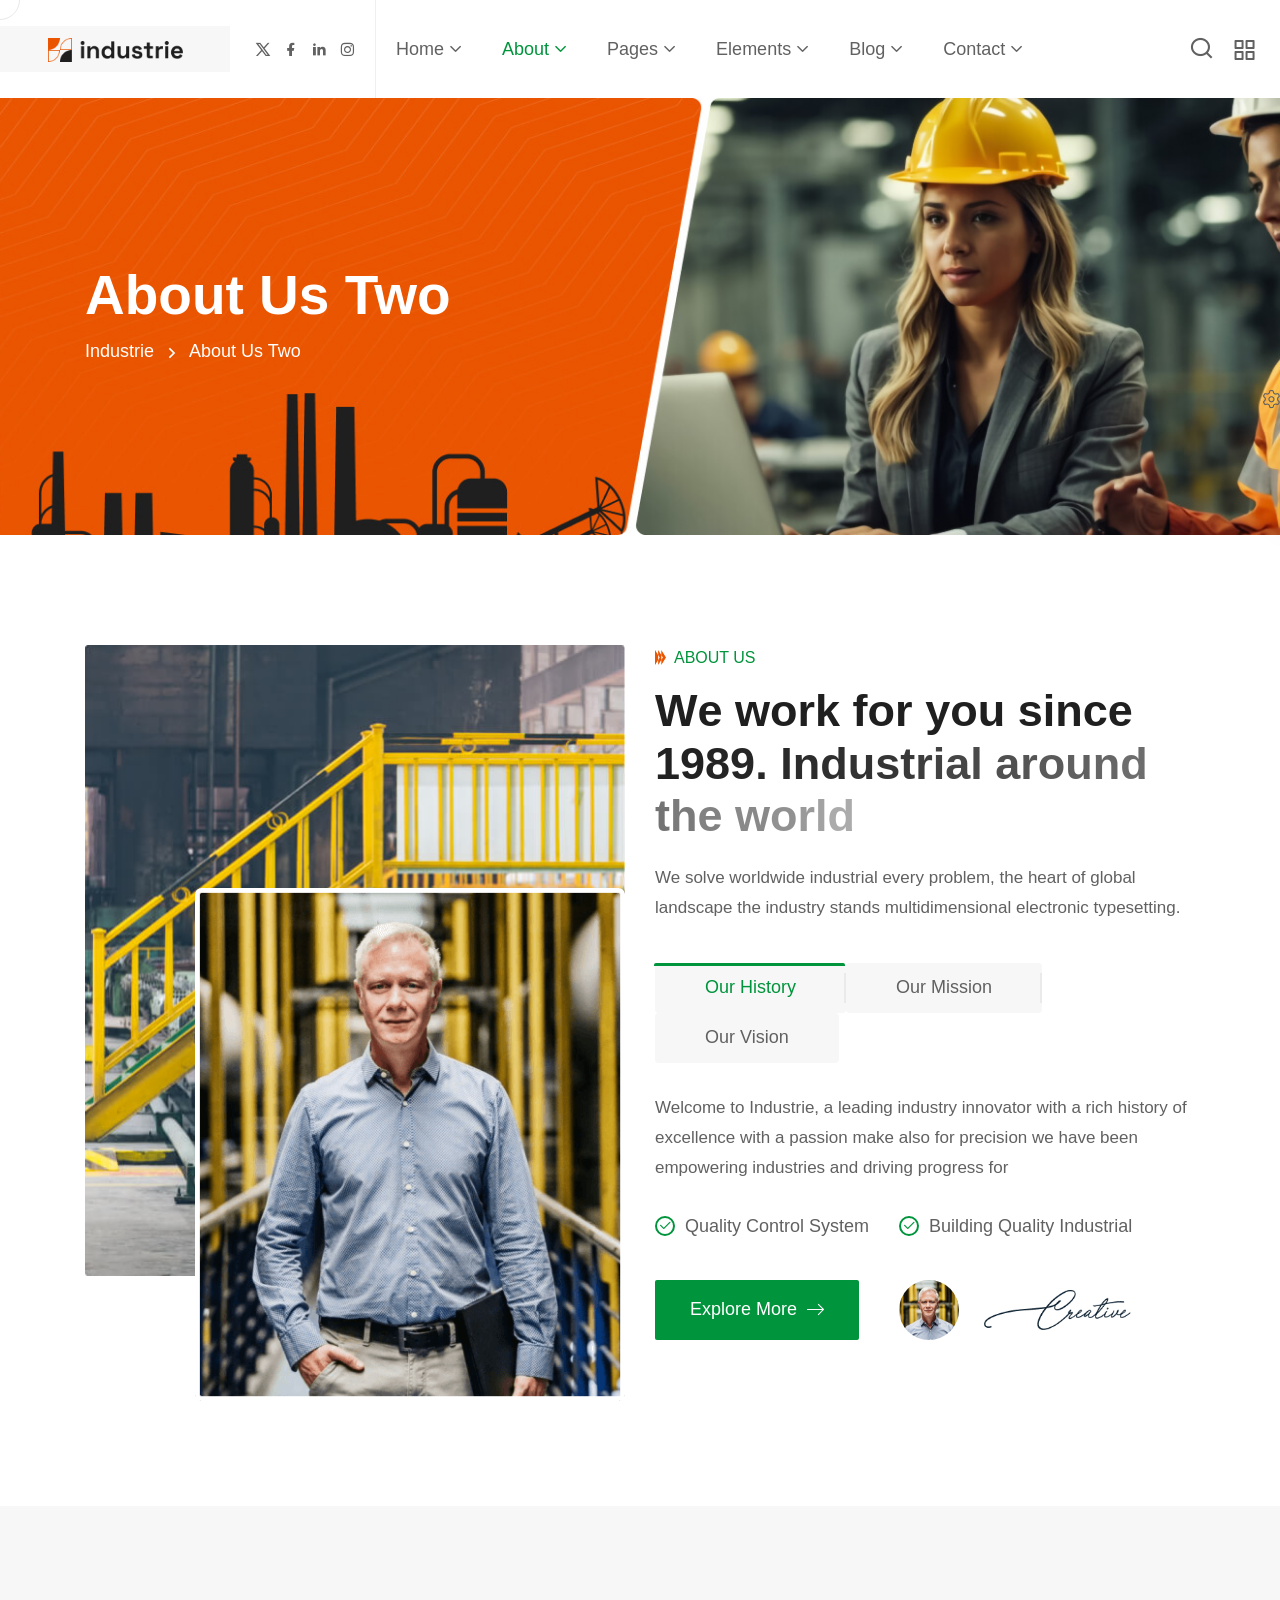
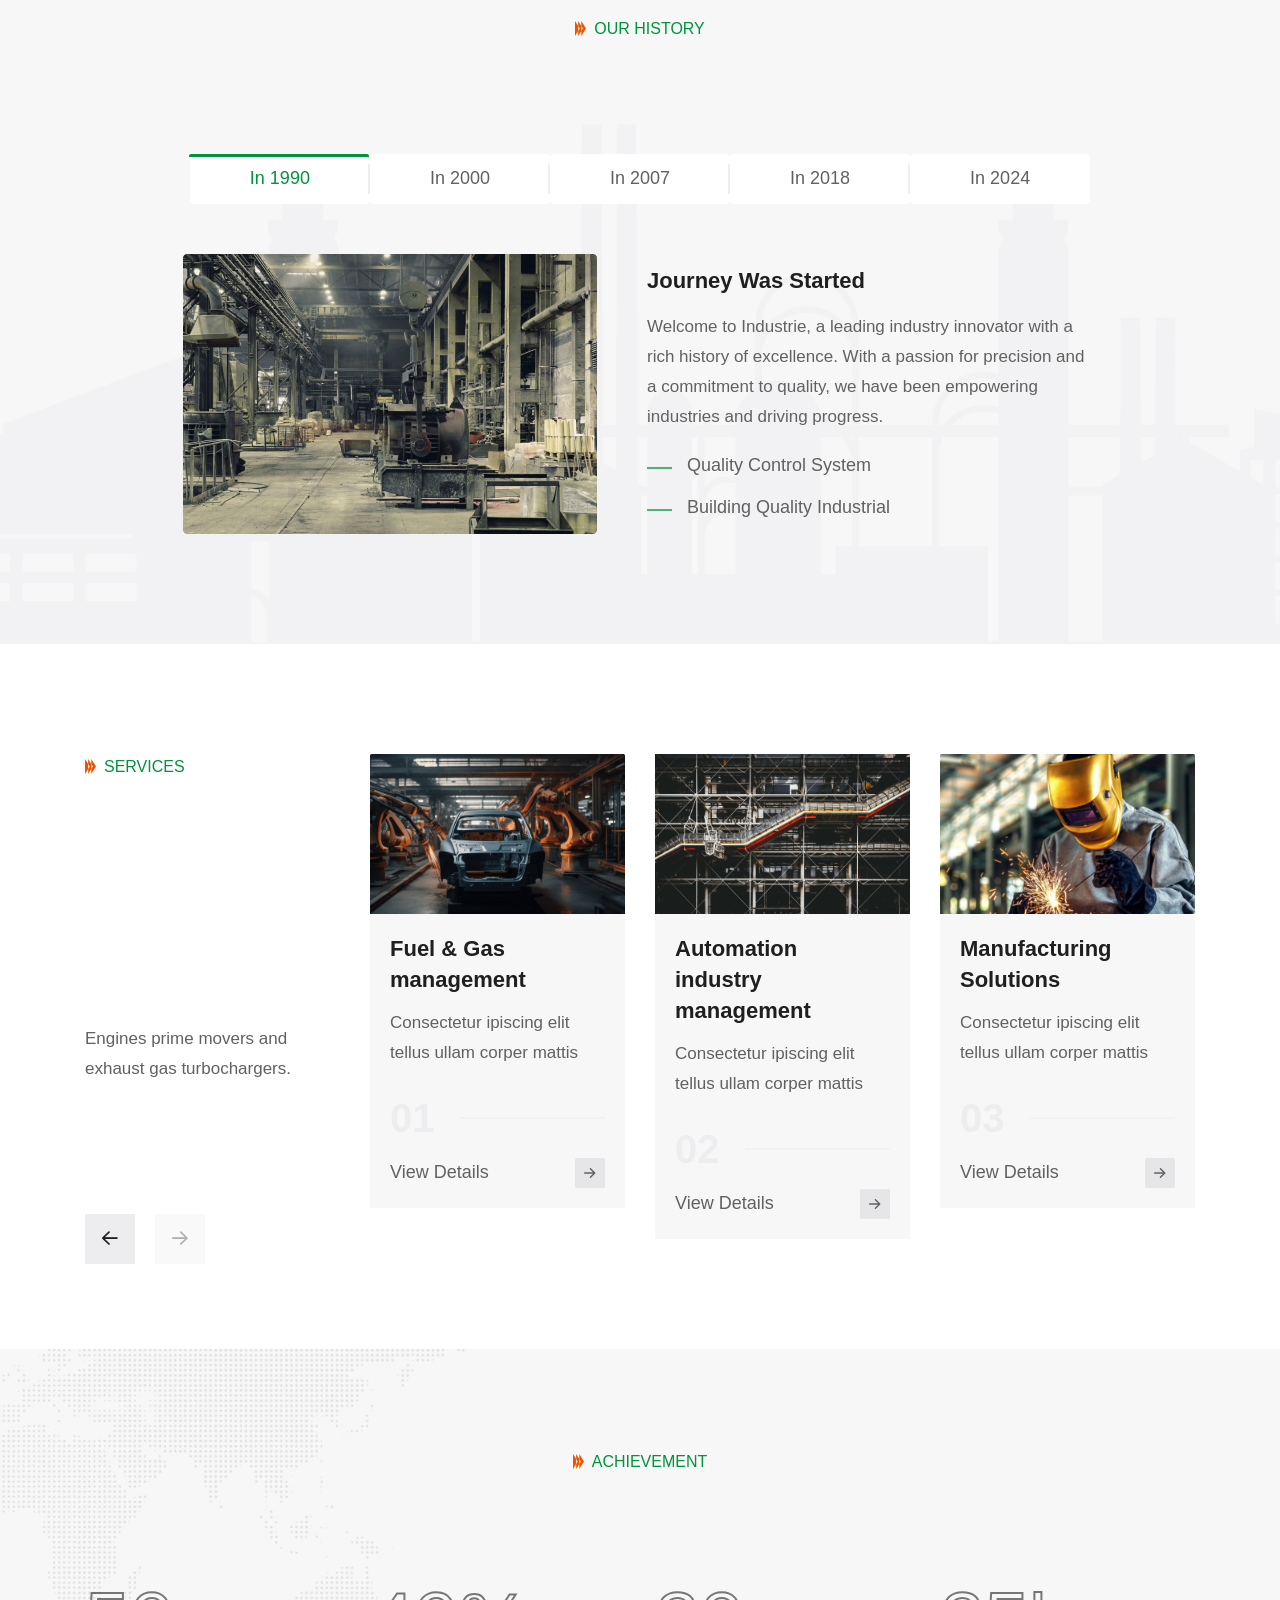
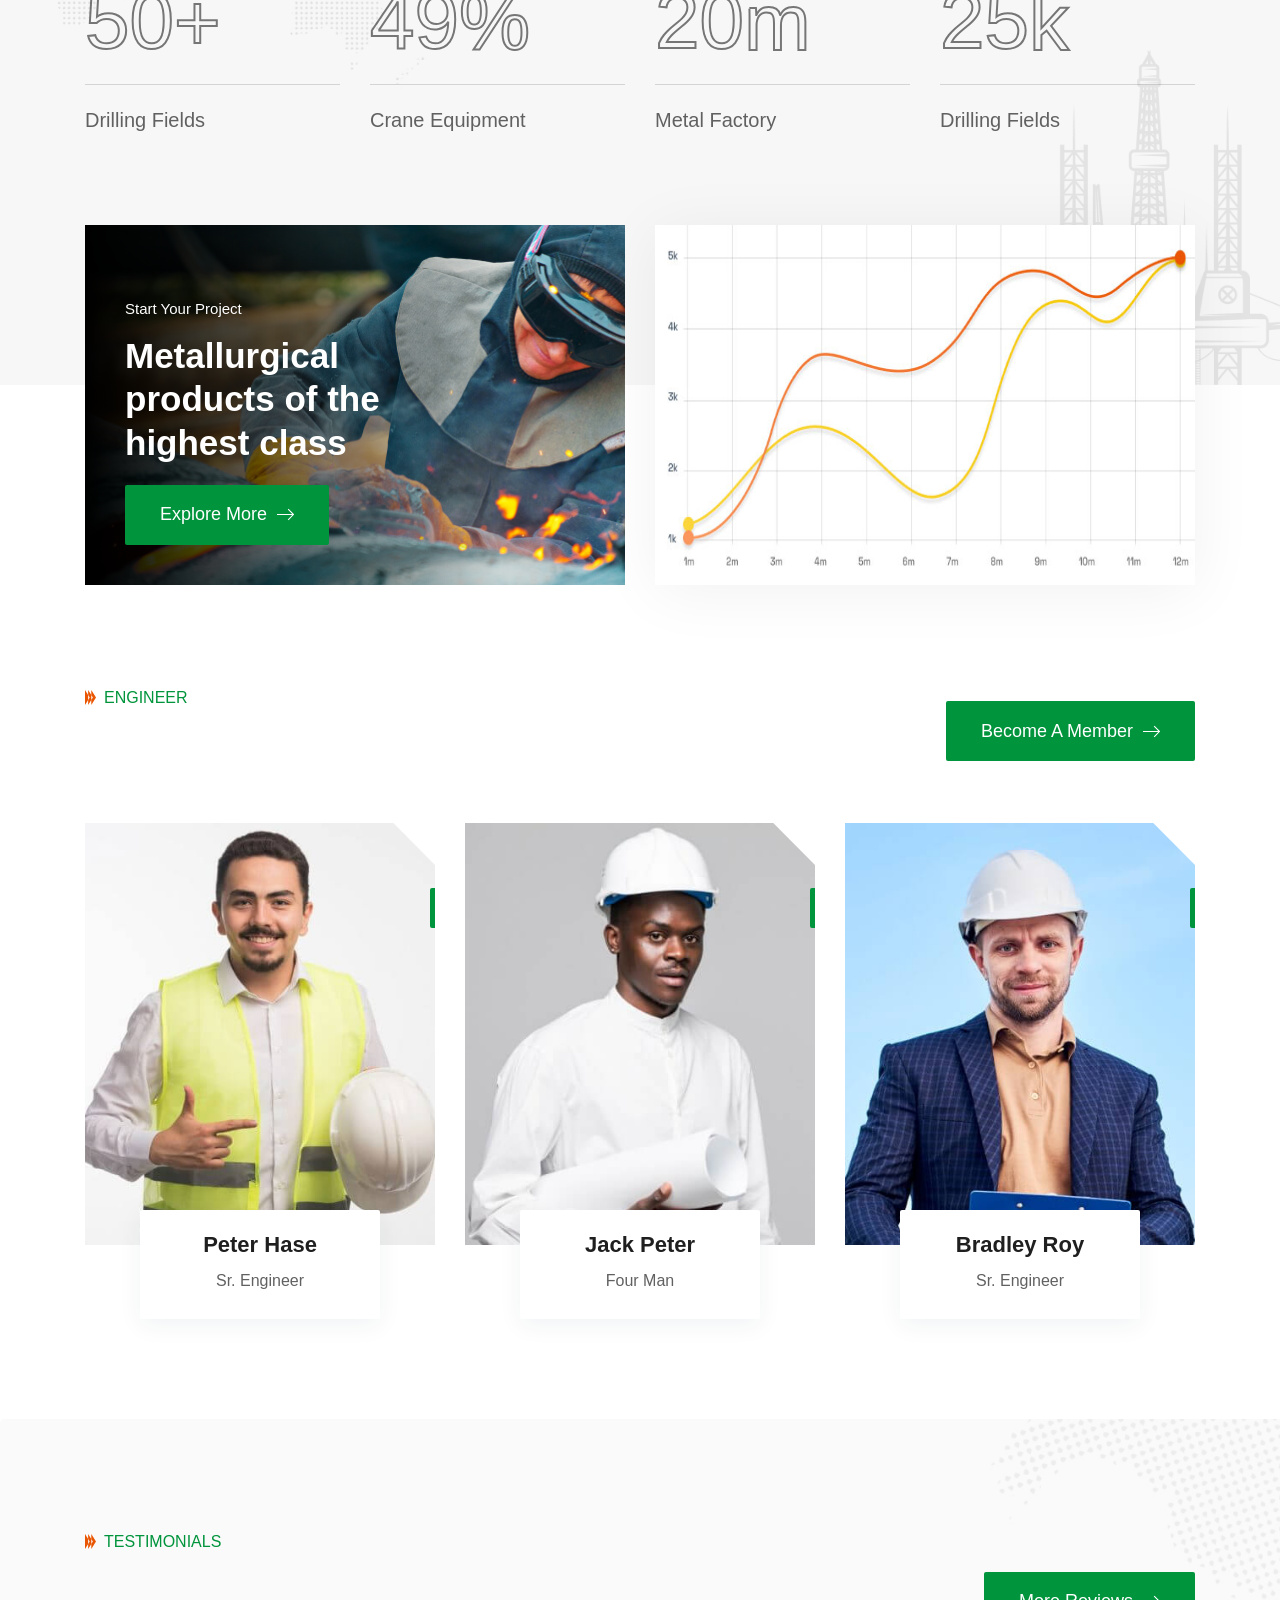
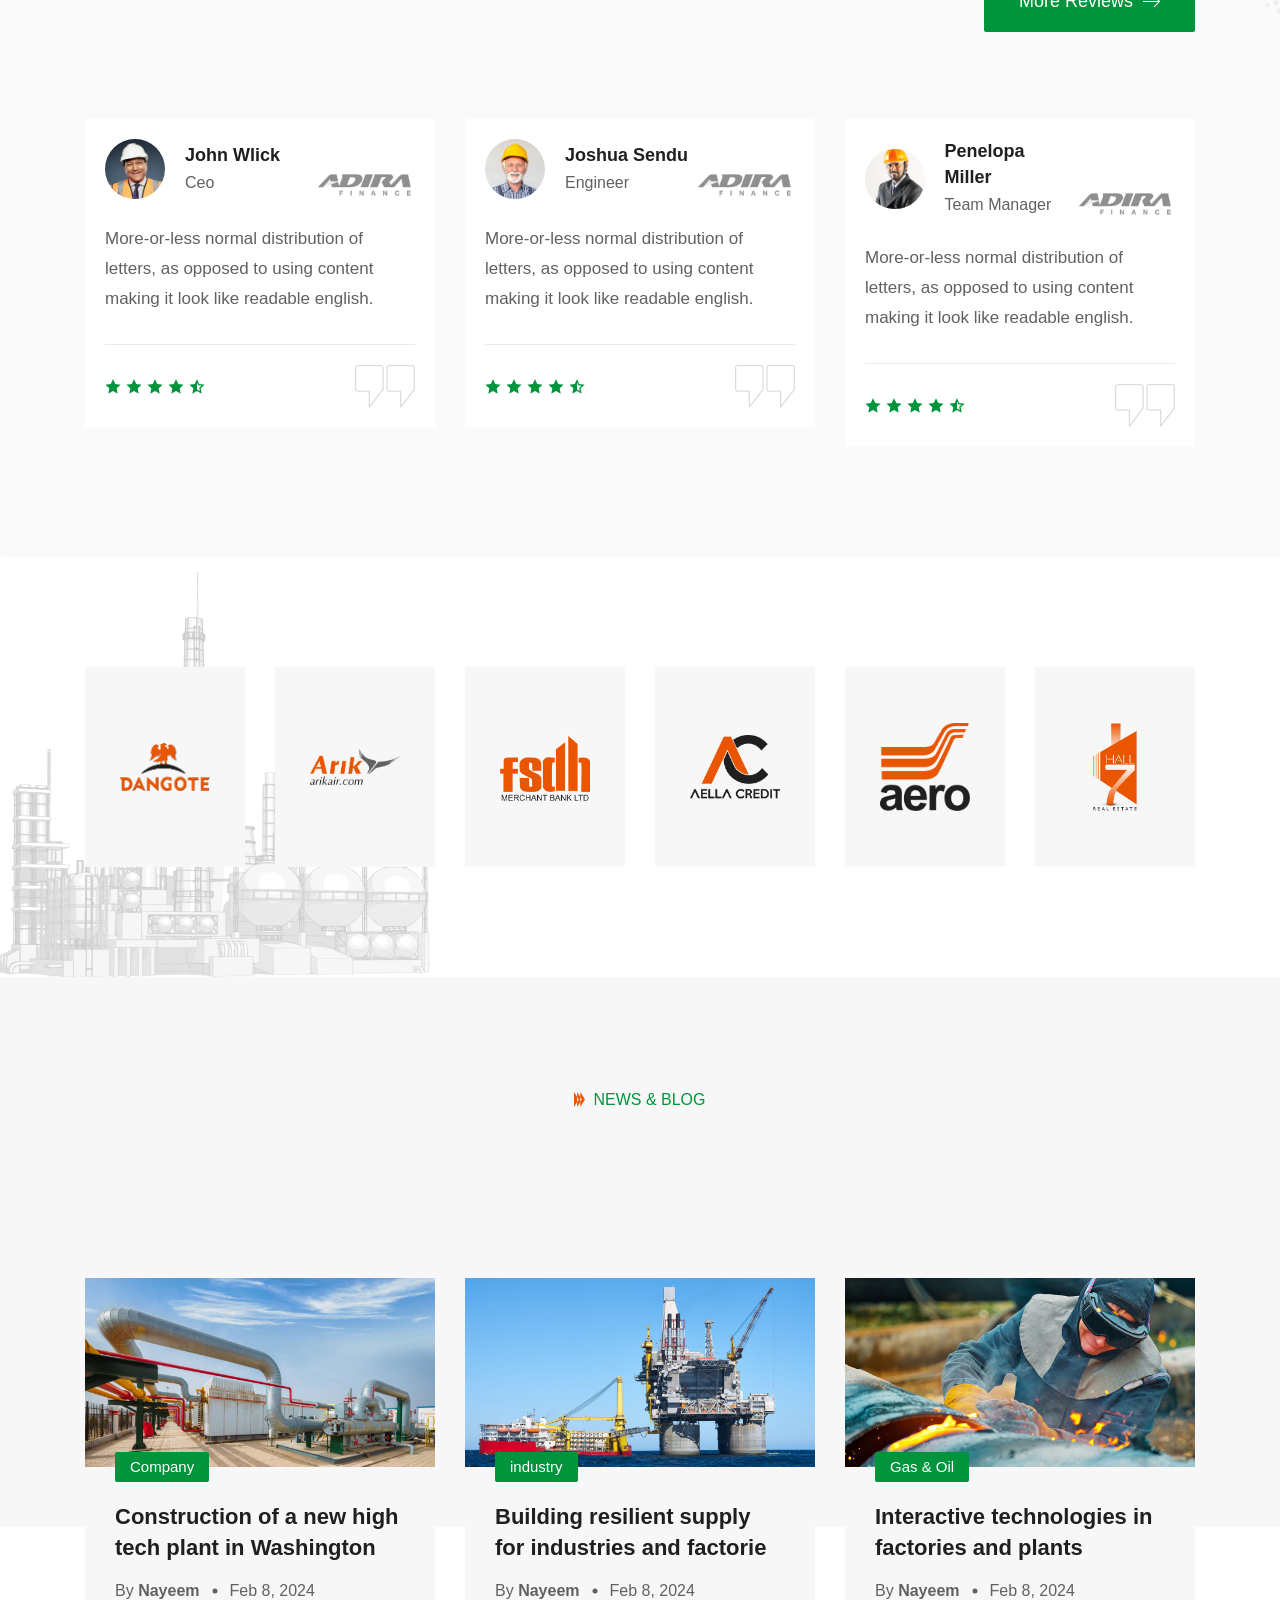
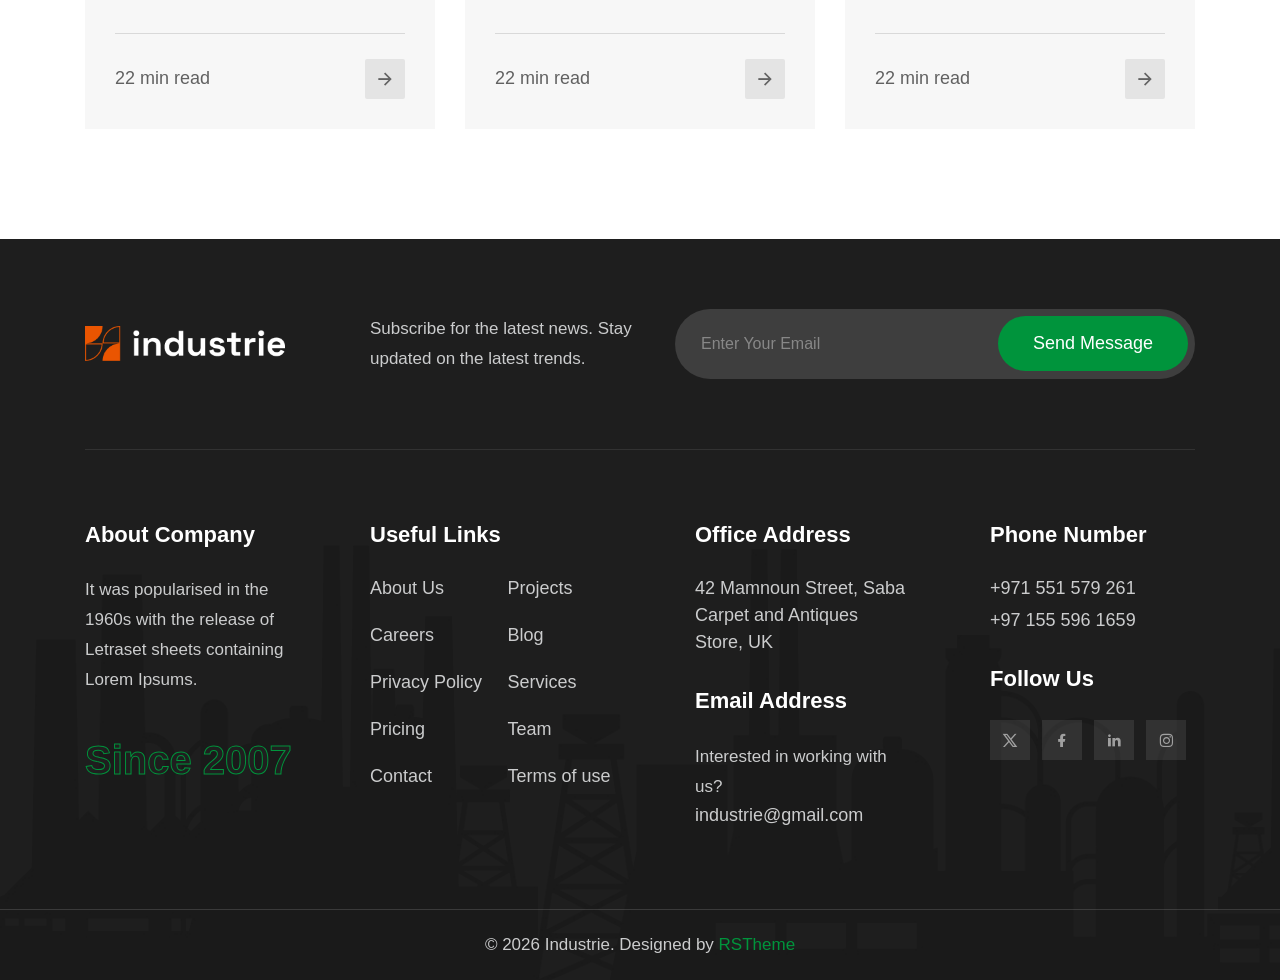
<file: about-two.html>
<!doctype html>
<html class="no-js" lang="zxx">


<!-- Mirrored from industrie.rstheme.com/html/about-two.html by HTTrack Website Copier/3.x [XR&CO'2014], Sat, 26 Apr 2025 08:27:33 GMT -->
<head>
    <meta charset="utf-8">
    <meta http-equiv="x-ua-compatible" content="ie=edge">
    <title>About Two || HTML Template</title>
    <meta name="description" content="">
    <meta name="viewport" content="width=device-width, initial-scale=1">
    <!-- Place favicon.ico in the root directory -->
    <link rel="shortcut icon" type="image/x-icon" href="assets/images/favicon.png">
    <!-- CSS here -->
    <link rel="stylesheet" href="assets/css/vendor/bootstrap.min.css">
    <link rel="stylesheet" href="assets/css/vendor/animate.min.css">
    <link rel="stylesheet" href="assets/css/plugins/swiper.min.css">
    <link rel="stylesheet" href="assets/css/plugins/nice-select.css">
    <link rel="stylesheet" href="assets/css/plugins/nouislider.min.css">
    <link rel="stylesheet" href="assets/css/vendor/magnific-popup.css">
    <link rel="stylesheet" href="assets/css/vendor/odometer.min.css">
    <link rel="stylesheet" href="assets/css/vendor/fontawesome-pro.css">
    <link rel="stylesheet" href="assets/css/vendor/spacing.css">
    <link rel="stylesheet" href="assets/css/vendor/remixicon.css">
    <link rel="stylesheet" href="assets/css/main.css">
</head>

<body class="rs-smoother-yes rtl">

    <!-- preloader start -->
    <div id="pre-load">
        <div id="loader" class="loader">
            <div class="loader-container">
                <div class="loader-icon"><img src="assets/images/favicon.png" alt=""></div>
            </div>
        </div>
    </div>
    <!-- preloader end -->

    <!-- preloader start -->

    <div id="rs-mouse">
        <div id="cursor-ball"></div>
    </div>

    <!-- preloader end -->

    <!-- Header area start -->
    <header>
        <div class="rs-header-area rs-header-one" id="header-sticky">
            <div class="container-fluid g-0">
                <div class="rs-header-inner">
                    <div class="rs-header-left">
                        <div class="rs-header-logo-wrapper">
                            <div class="rs-header-logo">
                                <a href="index.html"><img src="assets/images/logo/logo-orange.png" alt="logo"></a>
                            </div>
                        </div>
                    </div>
                    <div class="rs-header-menu">
                        <div class="rs-theme-social has-transparent has-orange">
                            <a href="#"><i class="ri-twitter-x-line"></i></a>
                            <a href="#"><i class="ri-facebook-fill"></i></a>
                            <a href="#"><i class="ri-linkedin-fill"></i></a>
                            <a href="#"><i class="ri-instagram-line"></i></a>
                        </div>
                        <nav id="mobile-menu" class="main-menu">
                            <ul class="multipage-menu">
                                <li class="menu-item-has-children">
                                    <a href="#">Home</a>
                                    <ul class="submenu last-children">
                                        <li class="menu-item-has-children has-arrow">
                                            <a href="#">Multipages</a>
                                            <ul class="submenu">
                                                <li><a href="index.html">Industry</a></li>
                                                <li><a href="red-engineering.html">Red Engineering</a></li>
                                                <li><a href="blue-construction.html">Blue Construction</a></li>
                                                <li><a href="metallurgy.html">Metallurgy</a></li>
                                                <li><a href="orange-construction.html">Orange construction</a></li>
                                                <li><a href="laboratory.html">Laboratory</a></li>
                                                <li><a href="renewable-energy.html">Renewable Energy</a></li>
                                                <li><a href="oil-gas.html">Oil & Gas</a></li>
                                                <li><a href="factory.html">Factory</a></li>
                                                <li><a href="robotic.html">Robotic</a></li>
                                                <li><a href="architecture.html">Architecture</a></li>
                                                <li><a href="manufacturing.html">Manufacturing</a></li>
                                            </ul>
                                        </li>
                                        <li class="menu-item-has-children has-arrow">
                                            <a href="javascript:void(0)">Onepages</a>
                                            <ul class="submenu">
                                                <li><a href="industrie-one-page.html">Industrie Onepage</a></li>
                                                <li><a href="red-engineering-one-page.html">Engineering Onepage</a></li>
                                                <li><a href="blue-construction-one-page.html">Blue Construct Onepage</a></li>
                                                <li><a href="metallurgy-one-page.html">Metallurgy Onepage</a></li>
                                                <li><a href="orange-construction-one-page.html">Construction Onepage</a></li>
                                                <li><a href="laboratory-one-page.html">Laboratory Onepage</a></li>
                                                <li><a href="renewable-energy-one-page.html"> Energy Onepage</a></li>
                                                <li><a href="oil-gas-one-page.html">Oil Gas Onepage</a></li>
                                                <li><a href="factory-one-page.html">Factory Onepage</a></li>
                                                <li><a href="robotic-one-page.html">Robotic Onepage</a></li>
                                                <li><a href="architecture-one-page.html">Architecture Onepage</a></li>
                                                <li><a href="manufacturing-one-page.html">Manufacturing Onepage</a></li>
                                            </ul>
                                        </li>
                                    </ul>
                                </li>
                                <!-- about menu -->
                                <li class="menu-item-has-children">
                                    <a href="about.html">About</a>
                                    <ul class="submenu last-children">
                                        <li>
                                            <a href="about.html">About Us 01</a>
                                        </li>
                                        <li>
                                            <a href="about-two.html">About Us 02</a>
                                        </li>
                                    </ul>
                                </li>
                                <!-- page menu -->
                                <li class="menu-item-has-children">
                                    <a href="javascript:void(0)">Pages</a>
                                    <ul class="submenu last-children">
                                        <li class=" has-arrow">
                                            <a href="javascript:void(0)">Services</a>
                                            <ul class="submenu">
                                                <li><a href="services.html">Services</a></li>
                                                <li><a href="services-details.html">Services Details</a></li>
                                            </ul>
                                        </li>
                                        <li class=" has-arrow">
                                            <a href="javascript:void(0)">Team</a>
                                            <ul class="submenu">
                                                <li><a href="team.html">Team</a></li>
                                                <li><a href="team-details.html">Team Details</a></li>
                                            </ul>
                                        </li>
                                        <li class=" has-arrow">
                                            <a href="javascript:void(0)">Project</a>
                                            <ul class="submenu">
                                                <li><a href="portfolio.html">Project</a></li>
                                                <li><a href="portfolio-details.html">Project Details</a></li>
                                            </ul>
                                        </li>
                                        <li>
                                            <a href="pricing.html">Pricing Plan</a>
                                        </li>
                                        <li class=" has-arrow">
                                            <a href="shop.html">Shop</a>
                                            <ul class="submenu">
                                                <li><a href="shop.html">Product</a></li>
                                                <li><a href="shop-details.html">Product Details</a></li>
                                                <li><a href="checkout.html">Checkout</a></li>
                                                <li><a href="cart.html">Cart</a></li>
                                            </ul>
                                        </li>
                                        <li>
                                            <a href="faq.html">Faq</a>
                                        </li>
                                        <li>
                                            <a href="appointment.html">Appointment</a>
                                        </li>
                                    </ul>
                                </li>
                                <!-- elements menu -->
                                <li class="has-mega-menu menu-item-has-children">
                                    <a href="javascript:void(0)">Elements</a>
                                    <ul class="mega-menu mega-grid">
                                        <li>
                                            <a href="#" class="title">Elements Layout</a>
                                            <ul>
                                                <li><a href="elements-features.html">Features</a></li>
                                                <li><a href="elements-advance-tab.html">Advance Tab</a></li>
                                                <li><a href="elements-work-process.html">Work Process</a></li>
                                                <li><a href="elements-counter.html">Counter</a></li>
                                                <li><a href="elements-gsap.html">GSAP</a></li>
                                            </ul>
                                        </li>
                                        <li>
                                            <a href="#" class="title">Elements Layout</a>
                                            <ul>
                                                <li><a href="elements-services.html">Services Box</a></li>
                                                <li><a href="elements-team.html">Team</a></li>
                                                <li><a href="elements-pricing.html">Pricing</a></li>
                                                <li><a href="elements-portfolio.html">Project</a></li>
                                                <li><a href="#">Coming Soon</a></li>
                                            </ul>
                                        </li>
                                        <li>
                                            <a href="#" class="title">Elements Layout</a>
                                            <ul>
                                                <li><a href="elements-services-tab.html">Services Tab</a></li>
                                                <li><a href="elements-testimonial.html">Testimonials</a></li>
                                                <li><a href="elements-brand.html">Partner Logo</a></li>
                                                <li><a href="elements-blog.html">Blog</a></li>
                                                <li><a href="#">Coming Soon</a></li>
                                            </ul>
                                        </li>
                                    </ul>
                                </li>

                                <li class="menu-item-has-children">
                                    <a href="javascript:void(0)">Blog</a>
                                    <ul class="submenu last-children">
                                        <li>
                                            <a href="blog.html">Blog</a>
                                        </li>
                                        <li>
                                            <a href="blog-details.html">Blog Details</a>
                                        </li>
                                    </ul>
                                </li>
                                <li class="menu-item-has-children">
                                    <a href="contact.html">Contact</a>
                                    <ul class="submenu last-children">
                                        <li>
                                            <a href="contact.html">Contact 01</a>
                                        </li>
                                        <li>
                                            <a href="contact-two.html">Contact 02</a>
                                        </li>
                                    </ul>
                                </li>
                            </ul>
                        </nav>
                    </div>
                    <div class="rs-header-right">
                        <!-- search area start -->
                        <div class="rs-header-search-wrapper">
                            <div class="rs-header-search-icon">
                                <i class="ri-close-fill has-close"></i>
                                <i class="ri-search-line has-search"></i>
                            </div>
                            <form class="rs-header-search-inner rs-stickys-form" action="#">
                                <div class="rs-header-search">
                                    <input type="text" placeholder="Searching...">
                                    <button type="submit"><i class="ri-search-line"></i></button>
                                </div>
                            </form>
                        </div>
                        <!-- search area end -->
                        <div class="rs-header-btn">
                            <a class="rs-btn has-theme-orange has-icon has-bg" href="contact.html">Get In Touch
                                <span class="icon-box">
                                <svg class="icon-first" xmlns="http://www.w3.org/2000/svg" viewBox="0 0 32 32">
                                    <path
                                        d="M31.71,15.29l-10-10L20.29,6.71,28.59,15H0v2H28.59l-8.29,8.29,1.41,1.41,10-10A1,1,0,0,0,31.71,15.29Z">
                                    </path>
                                </svg>
                                <svg class="icon-second" xmlns="http://www.w3.org/2000/svg" viewBox="0 0 32 32">
                                    <path
                                        d="M31.71,15.29l-10-10L20.29,6.71,28.59,15H0v2H28.59l-8.29,8.29,1.41,1.41,10-10A1,1,0,0,0,31.71,15.29Z">
                                    </path>
                                </svg>
                            </span>
                            </a>
                        </div>
                        <div class="rs-header-hamburger">
                            <div class="sidebar-toggle">
                                <a class="bar-icon" href="javascript:void(0)">
                                    <svg xmlns="http://www.w3.org/2000/svg" width="21" height="20" viewBox="0 0 21 20" fill="none">
                                        <path d="M8.55566 11H1.55566C1.29045 11 1.03609 11.1054 0.848557 11.2929C0.661021 11.4804 0.555664 11.7348 0.555664 12V19C0.555664 19.2652 0.661021 19.5196 0.848557 19.7071C1.03609 19.8946 1.29045 20 1.55566 20H8.55566C8.82088 20 9.07523 19.8946 9.26277 19.7071C9.45031 19.5196 9.55566 19.2652 9.55566 19V12C9.55566 11.7348 9.45031 11.4804 9.26277 11.2929C9.07523 11.1054 8.82088 11 8.55566 11ZM7.55566 18H2.55566V13H7.55566V18ZM19.5557 0H12.5557C12.2904 0 12.0361 0.105357 11.8486 0.292893C11.661 0.48043 11.5557 0.734784 11.5557 1V8C11.5557 8.26522 11.661 8.51957 11.8486 8.70711C12.0361 8.89464 12.2904 9 12.5557 9H19.5557C19.8209 9 20.0752 8.89464 20.2628 8.70711C20.4503 8.51957 20.5557 8.26522 20.5557 8V1C20.5557 0.734784 20.4503 0.48043 20.2628 0.292893C20.0752 0.105357 19.8209 0 19.5557 0ZM18.5557 7H13.5557V2H18.5557V7ZM19.5557 11H12.5557C12.2904 11 12.0361 11.1054 11.8486 11.2929C11.661 11.4804 11.5557 11.7348 11.5557 12V19C11.5557 19.2652 11.661 19.5196 11.8486 19.7071C12.0361 19.8946 12.2904 20 12.5557 20H19.5557C19.8209 20 20.0752 19.8946 20.2628 19.7071C20.4503 19.5196 20.5557 19.2652 20.5557 19V12C20.5557 11.7348 20.4503 11.4804 20.2628 11.2929C20.0752 11.1054 19.8209 11 19.5557 11ZM18.5557 18H13.5557V13H18.5557V18ZM8.55566 0H1.55566C1.29045 0 1.03609 0.105357 0.848557 0.292893C0.661021 0.48043 0.555664 0.734784 0.555664 1V8C0.555664 8.26522 0.661021 8.51957 0.848557 8.70711C1.03609 8.89464 1.29045 9 1.55566 9H8.55566C8.82088 9 9.07523 8.89464 9.26277 8.70711C9.45031 8.51957 9.55566 8.26522 9.55566 8V1C9.55566 0.734784 9.45031 0.48043 9.26277 0.292893C9.07523 0.105357 8.82088 0 8.55566 0ZM7.55566 7H2.55566V2H7.55566V7Z" fill="#616161"></path>
                                    </svg>
                                </a>
                            </div>
                        </div>
                    </div>
                </div>
            </div>
        </div>
    </header>
    <!-- Header area end -->

    <!-- Offcanvas area start -->
    <div class="fix">
        <div class="offcanvas-area" data-lenis-prevent>
            <div class="offcanvas-wrapper">
                <div class="offcanvas-content">
                    <div class="offcanvas-top d-flex justify-content-between align-items-center mb-20">
                        <div class="offcanvas-logo">
                            <a class="logo-black" href="index.html"><img src="assets/images/logo/logo-orange.png" alt="logo"></a>
                        </div>
                        <div class="offcanvas-close">
                            <button class="offcanvas-close-icon animation--flip">
                                <span class="offcanvas-m-lines">
                                <span class="offcanvas-m-line line--1"></span><span
                                    class="offcanvas-m-line line--2"></span><span
                                    class="offcanvas-m-line line--3"></span>
                                </span>
                            </button>
                        </div>
                    </div>
                    <div class="offcanvas-about mb-30 d-none d-sm-block">
                        <p> Industrie is a modern factory website. specifically designed for who need construction,
                            firms, oil, architecture and any other small business.
                        </p>
                    </div>
                    <div class="offcanvas-gallery d-none d-sm-block">
                        <div class="offcanvas-gallery-thumb-wrapper">
                            <div class="offcanvas-popup-thumb">
                                <a class="popup-image" href="assets/images/gallery/gallery-thumb-01.png">
                                    <img src="assets/images/gallery/gallery-thumb-01.png" alt="image">
                                </a>
                            </div>
                            <div class="offcanvas-popup-thumb">
                                <a class="popup-image" href="assets/images/gallery/gallery-thumb-02.png">
                                    <img src="assets/images/gallery/gallery-thumb-02.png" alt="image">
                                </a>
                            </div>
                            <div class="offcanvas-popup-thumb">
                                <a class="popup-image" href="assets/images/gallery/gallery-thumb-03.png">
                                    <img src="assets/images/gallery/gallery-thumb-03.png" alt="image">
                                </a>
                            </div>
                            <div class="offcanvas-popup-thumb">
                                <a class="popup-image" href="assets/images/gallery/gallery-thumb-04.png">
                                    <img src="assets/images/gallery/gallery-thumb-04.png" alt="image">
                                </a>
                            </div>
                            <div class="offcanvas-popup-thumb">
                                <a class="popup-image" href="assets/images/gallery/gallery-thumb-05.png">
                                    <img src="assets/images/gallery/gallery-thumb-05.png" alt="image">
                                </a>
                            </div>
                            <div class="offcanvas-popup-thumb">
                                <a class="popup-image" href="assets/images/gallery/gallery-thumb-01.png">
                                    <img src="assets/images/gallery/gallery-thumb-01.png" alt="image">
                                </a>
                            </div>
                        </div>
                    </div>
                    <div class="mobile-menu">
                        <div class="rs-offcanvas-menu mb-25">
                            <nav></nav>
                        </div>
                    </div>
                    <div class="offcanvas-contact mb-30">
                        <h4 class="offcanvas-title-meta">Contact Info</h4>
                        <ul>
                            <li class="d-flex align-items-center gap-15">
                                <div class="offcanvas-contact-icon">
                                    <svg xmlns="http://www.w3.org/2000/svg" width="14" height="18" viewBox="0 0 14 18" fill="none">
                                        <path d="M11.8768 9.68475C11.3059 10.835 10.5331 11.9818 9.74128 13.0109C8.95198 14.0368 8.15999 14.9249 7.5643 15.5572C7.48514 15.6412 7.40956 15.7206 7.33802 15.7951C7.26648 15.7206 7.1909 15.6412 7.11174 15.5572C6.51605 14.9249 5.72406 14.0368 4.93476 13.0109C4.14299 11.9818 3.37019 10.835 2.79925 9.68475C2.22242 8.52266 1.89032 7.43373 1.89032 6.5C1.89032 3.50846 4.32934 1.08333 7.33802 1.08333C10.3467 1.08333 12.7857 3.50846 12.7857 6.5C12.7857 7.43373 12.4536 8.52266 11.8768 9.68475ZM7.33802 17.3333C7.33802 17.3333 13.8753 11.1732 13.8753 6.5C13.8753 2.91015 10.9484 0 7.33802 0C3.7276 0 0.800781 2.91015 0.800781 6.5C0.800781 11.1732 7.33802 17.3333 7.33802 17.3333Z" fill="#6D6D6D"></path>
                                        <path d="M7.33802 8.66667C6.13455 8.66667 5.15894 7.69662 5.15894 6.5C5.15894 5.30338 6.13455 4.33333 7.33802 4.33333C8.54149 4.33333 9.5171 5.30338 9.5171 6.5C9.5171 7.69662 8.54149 8.66667 7.33802 8.66667ZM7.33802 9.75C9.14323 9.75 10.6066 8.29492 10.6066 6.5C10.6066 4.70507 9.14323 3.25 7.33802 3.25C5.53281 3.25 4.0694 4.70507 4.0694 6.5C4.0694 8.29492 5.53281 9.75 7.33802 9.75Z" fill="#6D6D6D"></path>
                                    </svg>
                                </div>
                                <div class="offcanvas-contact-text">
                                    <a href="#"> 2096 New Market, New Road <br>
                                    North Carolina, USA </a>
                                </div>
                            </li>
                            <li class="d-flex align-items-center gap-15">
                                <div class="offcanvas-contact-icon">
                                    <svg xmlns="http://www.w3.org/2000/svg" width="16" height="16" viewBox="0 0 16 16" fill="none">
                                        <path d="M3.65387 1.32849C3.40343 1.00649 2.92745 0.976861 2.639 1.26531L1.60508 2.29923C1.1216 2.78271 0.94387 3.46766 1.1551 4.06847C2.00338 6.48124 3.39215 8.74671 5.32272 10.6773C7.25329 12.6078 9.51876 13.9966 11.9315 14.8449C12.5323 15.0561 13.2173 14.8784 13.7008 14.3949L14.7347 13.361C15.0231 13.0726 14.9935 12.5966 14.6715 12.3461L12.3653 10.5524C12.2008 10.4245 11.9866 10.3793 11.7845 10.4298L9.59541 10.9771C9.00082 11.1257 8.37183 10.9515 7.93845 10.5181L5.48187 8.06155C5.04849 7.62817 4.87427 6.99919 5.02292 6.40459L5.57019 4.21553C5.62073 4.01336 5.57552 3.79918 5.44758 3.63468L3.65387 1.32849ZM1.88477 0.511076C2.62689 -0.231039 3.8515 -0.154797 4.49583 0.673634L6.28954 2.97983C6.6187 3.40304 6.73502 3.95409 6.60498 4.47423L6.05772 6.66329C5.99994 6.8944 6.06766 7.13888 6.2361 7.30732L8.69268 9.7639C8.86113 9.93235 9.1056 10.0001 9.33671 9.94229L11.5258 9.39502C12.0459 9.26499 12.597 9.3813 13.0202 9.71047L15.3264 11.5042C16.1548 12.1485 16.231 13.3731 15.4889 14.1152L14.455 15.1492C13.7153 15.8889 12.6089 16.2137 11.5778 15.8512C9.01754 14.9511 6.61438 13.4774 4.56849 11.4315C2.5226 9.38562 1.04895 6.98246 0.148838 4.42225C-0.213682 3.39112 0.11113 2.28472 0.85085 1.545L1.88477 0.511076Z" fill="#6D6D6D"></path>
                                        <path d="M11 0.5C11 0.223858 11.2239 0 11.5 0H15.5C15.7761 0 16 0.223858 16 0.5V4.5C16 4.77614 15.7761 5 15.5 5C15.2239 5 15 4.77614 15 4.5V1.70711L10.8536 5.85355C10.6583 6.04882 10.3417 6.04882 10.1464 5.85355C9.95118 5.65829 9.95118 5.34171 10.1464 5.14645L14.2929 1H11.5C11.2239 1 11 0.776142 11 0.5Z" fill="#6D6D6D"></path>
                                    </svg>
                                </div>
                                <div class="offcanvas-contact-text">
                                    <a href="tel:+12346691234"> +123-4669-1234 </a>
                                </div>
                            </li>
                            <li class="d-flex align-items-center gap-15">
                                <div class="offcanvas-contact-icon">
                                    <svg xmlns="http://www.w3.org/2000/svg" width="16" height="16" viewBox="0 0 16 16" fill="none">
                                        <path d="M2 2C0.895431 2 0 2.89543 0 4V12L2.58386e-05 12.0103C0.00555998 13.1101 0.898859 14 2 14H7.5C7.77614 14 8 13.7761 8 13.5C8 13.2239 7.77614 13 7.5 13H2C1.53715 13 1.14774 12.6855 1.03376 12.2586L6.67417 8.7876L8 9.5831L15 5.3831V8.5C15 8.77614 15.2239 9 15.5 9C15.7761 9 16 8.77614 16 8.5V4C16 2.89543 15.1046 2 14 2H2ZM5.70808 8.20794L1 11.1052V5.3831L5.70808 8.20794ZM1 4.2169V4C1 3.44772 1.44772 3 2 3H14C14.5523 3 15 3.44772 15 4V4.2169L8 8.4169L1 4.2169Z" fill="#6D6D6D"></path>
                                        <path d="M14.2467 14.2686C15.2567 14.2686 15.8339 13.4116 15.8339 12.2442V12.0344C15.8339 10.4297 14.6402 9 12.5197 9H12.4847C10.421 9 9 10.3598 9 12.4322V12.6465C9 14.8195 10.4385 16 12.3579 16H12.4016C12.9963 16 13.4204 15.9257 13.639 15.8251V15.0949C13.3941 15.2042 12.9656 15.2742 12.4585 15.2742H12.4147C11.0812 15.2742 9.84385 14.4872 9.84385 12.6202V12.4628C9.84385 10.8057 10.9019 9.73891 12.4847 9.73891H12.524C14.0587 9.73891 15.0075 10.7883 15.0075 12.065V12.183C15.0075 13.158 14.6839 13.5734 14.3691 13.5734C14.1374 13.5734 13.9582 13.4247 13.9582 13.1537V10.9631H13.0531V11.5315H13.0225C12.9394 11.2342 12.6552 10.9019 12.0693 10.9019C11.2911 10.9019 10.8101 11.4572 10.8101 12.3011V12.8301C10.8101 13.722 11.2998 14.2642 12.0693 14.2642C12.5415 14.2642 12.9656 14.0369 13.0837 13.6215H13.1274C13.2455 14.0412 13.7439 14.2686 14.2467 14.2686ZM11.7939 12.6814V12.4541C11.7939 11.9076 12.0212 11.6627 12.3666 11.6627C12.664 11.6627 12.9394 11.8551 12.9394 12.371V12.7383C12.9394 13.3111 12.6858 13.4816 12.3754 13.4816C12.0212 13.4816 11.7939 13.2673 11.7939 12.6814Z" fill="#6D6D6D"></path>
                                    </svg>
                                </div>
                                <div class="offcanvas-contact-text">
                                    <a href="mailto:info@gmail.com">info@gmail.com</a>
                                </div>
                            </li>
                        </ul>
                    </div>
                    <div class="offcanvas-social">
                        <h4 class="offcanvas-title-meta">Subscribe & Follow</h4>
                        <ul>
                            <li><a href="#"><i class="fab fa-facebook-f"></i></a></li>
                            <li><a href="#"><i class="fab fa-twitter"></i></a></li>
                            <li><a href="#"><i class="fab fa-youtube"></i></a></li>
                            <li><a href="#"><i class="fab fa-linkedin"></i></a></li>
                        </ul>
                    </div>
                </div>
            </div>
        </div>
    </div>
    <div class="offcanvas-overlay"></div>
    <div class="offcanvas-overlay-white"></div>
    <!-- Offcanvas area start -->

    <!-- Body main wrapper start -->
    <main>

        <!-- breadcrumb area start -->
        <section class="rs-breadcrumb-area rs-breadcrumb-one p-relative">
            <div class="rs-breadcrumb-bg" data-background="assets/images/bg/breadcrumb-bg-01.png"></div>
            <div class="container">
                <div class="row">
                    <div class="col-xxl-6 col-xl-8 col-lg-8">
                        <div class="rs-breadcrumb-content-wrapper">
                            <div class="rs-breadcrumb-title-wrapper">
                                <h1 class="rs-breadcrumb-title">About Us Two</h1>
                            </div>
                            <div class="rs-breadcrumb-menu">
                                <nav>
                                    <ul>
                                        <li><span><a href="index.html">Industrie</a></span></li>
                                        <li><span>About Us Two</span></li>
                                    </ul>
                                </nav>
                            </div>
                        </div>
                    </div>
                </div>
            </div>
        </section>
        <!-- breadcrumb area end -->

        <!-- about area start -->
        <section class="rs-about-area section-space rs-about-thirteen">
            <div class="container">
                <div class="row align-items-xxl-center g-5">
                    <div class="col-xl-6 col-lg-5">
                        <div class="rs-about-thumb-wrapper">
                            <div class="rs-about-thumb has-large rs-image scroll_reveal reveal_left reveal-active">
                                <img decoding="async" src="assets/images/about/about-thumb-20.png" alt="image">
                            </div>
                            <div class="rs-about-thumb has-small rs-image scroll_reveal reveal_right reveal-active">
                                <img decoding="async" src="assets/images/about/about-thumb-21.png" alt="image">
                            </div>
                        </div>
                    </div>
                    <div class="col-xl-6 col-lg-7">
                        <div class="rs-about-wrapper">
                            <div class="rs-about-content-wrapper">
                                <div class="rs-section-title-wrapper">
                                    <span class="rs-section-subtitle has-theme-orange justify-content-start">
                              <svg xmlns="http://www.w3.org/2000/svg" width="11" height="15" viewBox="0 0 11 15"
                                 fill="none">
                                 <path d="M3.14286 10L0 15L8.78104e-07 0L3.14286 5V10Z" fill="#EA5501"></path>
                                 <path fill-rule="evenodd" clip-rule="evenodd"
                                    d="M6.28571 10L3.14286 15L3.14286 10L4.71428 7.5L3.14286 5L3.14286 0L6.28571 5L6.28571 10ZM6.28571 10L7.85714 7.5L6.28571 5V0L11 7.5L6.28571 15V10Z"
                                    fill="#EA5501"></path>
                              </svg>
                              About Us
                           </span>
                                    <h2 class="rs-section-title rs-split-text-enable split-in-fade">We work for you since 1989.
                                        Industrial around the world</h2>
                                    <p class="descrip">We solve worldwide industrial every problem, the heart of global landscape
                                        the industry stands multidimensional electronic typesetting.</p>
                                </div>
                                <div class="rs-about-tab">
                                    <ul class="nav nav-pills" id="pills-tab" role="tablist">
                                        <li class="nav-item" role="presentation">
                                            <button class="nav-link active" id="pills-item-one-tab" data-bs-toggle="pill" data-bs-target="#pills-item-one" type="button" role="tab" aria-controls="pills-item-one" aria-selected="true">
                                                Our History
                                            </button>
                                        </li>
                                        <li class="nav-item" role="presentation">
                                            <button class="nav-link" id="pills-item-two-tab" data-bs-toggle="pill" data-bs-target="#pills-item-two" type="button" role="tab" aria-controls="pills-item-two" aria-selected="false"> Our Mission
                                            </button>
                                        </li>
                                        <li class="nav-item" role="presentation">
                                            <button class="nav-link" id="pills-item-three-tab" data-bs-toggle="pill" data-bs-target="#pills-item-three" type="button" role="tab" aria-controls="pills-item-three" aria-selected="false">
                                                Our Vision
                                            </button>
                                        </li>
                                    </ul>
                                </div>
                                <div class="rs-aobut-tab-content-wrapper">
                                    <div class="tab-content rs-about-tab-anim" id="pills-tabContent">
                                        <div class="tab-pane fade show active" id="pills-item-one" role="tabpanel" aria-labelledby="pills-item-one-tab" tabindex="0">
                                            <div class="rs-about-tab-content">
                                                <p>Welcome to Industrie, a leading industry innovator with a rich history of
                                                    excellence
                                                    with a passion make also for precision we have been empowering industries and
                                                    driving progress for</p>
                                                <div class="rs-about-feature-list">
                                                    <div class="rs-list-item has-theme-orange">
                                                        <ul>
                                                            <li>
                                                                <i class="fa-regular fa-check"></i>
                                                                Quality Control System
                                                            </li>
                                                            <li>
                                                                <i class="fa-regular fa-check"></i>
                                                                Building Quality Industrial
                                                            </li>
                                                        </ul>
                                                    </div>
                                                </div>
                                            </div>
                                        </div>
                                        <div class="tab-pane fade" id="pills-item-two" role="tabpanel" aria-labelledby="pills-item-two-tab" tabindex="0">
                                            <div class="rs-about-tab-content">
                                                <p>Welcome to Industrie, a leading industry innovator with a rich history of
                                                    excellence
                                                    with a passion make also for precision we have been empowering industries and
                                                    driving progress for</p>
                                                <div class="rs-about-feature-list">
                                                    <div class="rs-list-item has-theme-orange">
                                                        <ul>
                                                            <li>
                                                                <i class="fa-regular fa-check"></i>
                                                                Quality Control System
                                                            </li>
                                                            <li>
                                                                <i class="fa-regular fa-check"></i>
                                                                Building Quality Industrial
                                                            </li>
                                                        </ul>
                                                    </div>
                                                </div>
                                            </div>
                                        </div>
                                        <div class="tab-pane fade" id="pills-item-three" role="tabpanel" aria-labelledby="pills-item-three-tab" tabindex="0">
                                            <div class="rs-about-tab-content">
                                                <p>Welcome to Industrie, a leading industry innovator with a rich history of
                                                    excellence
                                                    with a passion make also for precision we have been empowering industries and
                                                    driving progress for</p>
                                                <div class="rs-about-feature-list">
                                                    <div class="rs-list-item has-theme-orange">
                                                        <ul>
                                                            <li>
                                                                <i class="fa-regular fa-check"></i>
                                                                Quality Control System
                                                            </li>
                                                            <li>
                                                                <i class="fa-regular fa-check"></i>
                                                                Building Quality Industrial
                                                            </li>
                                                        </ul>
                                                    </div>
                                                </div>
                                            </div>
                                        </div>
                                    </div>
                                </div>
                                <div class="rs-about-author-info">
                                    <div class="rs-about-btn">
                                        <a class="rs-btn has-theme-orange has-icon has-bg" href="about.html">Explore More
                                            <span class="icon-box">
                                    <svg class="icon-first" xmlns="http://www.w3.org/2000/svg" viewBox="0 0 32 32">
                                       <path
                                          d="M31.71,15.29l-10-10L20.29,6.71,28.59,15H0v2H28.59l-8.29,8.29,1.41,1.41,10-10A1,1,0,0,0,31.71,15.29Z">
                                       </path>
                                    </svg>
                                    <svg class="icon-second" xmlns="http://www.w3.org/2000/svg" viewBox="0 0 32 32">
                                       <path
                                          d="M31.71,15.29l-10-10L20.29,6.71,28.59,15H0v2H28.59l-8.29,8.29,1.41,1.41,10-10A1,1,0,0,0,31.71,15.29Z">
                                       </path>
                                    </svg>
                                 </span>
                                        </a>
                                    </div>
                                    <div class="rs-about-author">
                                        <div class="rs-about-author-thumb">
                                            <img src="assets/images/user/user-thumb-04.png" alt="image">
                                        </div>
                                        <div class="rs-about-author-sign-thumb">
                                            <img src="assets/images/shape/sign-shape.png" alt="image">
                                        </div>
                                    </div>
                                </div>
                            </div>
                        </div>
                    </div>
                </div>
            </div>
        </section>
        <!-- about area end -->

        <!-- history area start -->
        <section class="rs-history-area section-space rs-history-one">
            <div class="rs-history-bg-thumb" data-background="assets/images/bg/tab-bg-01.png"></div>
            <div class="container">
                <div class="row  g-5 justify-content-center section-title-space align-items-center">
                    <div class="col-xxl-6 col-xl-6 col-lg-6">
                        <div class="rs-section-title-wrapper text-center">
                            <span class="rs-section-subtitle has-theme-orange">
                        <svg xmlns="http://www.w3.org/2000/svg" width="11" height="15" viewBox="0 0 11 15" fill="none">
                           <path d="M3.14286 10L0 15L8.78104e-07 0L3.14286 5V10Z" fill="#EA5501"></path>
                           <path fill-rule="evenodd" clip-rule="evenodd"
                              d="M6.28571 10L3.14286 15L3.14286 10L4.71428 7.5L3.14286 5L3.14286 0L6.28571 5L6.28571 10ZM6.28571 10L7.85714 7.5L6.28571 5V0L11 7.5L6.28571 15V10Z"
                              fill="#EA5501"></path>
                        </svg>
                        Our History
                     </span>
                            <h2 class="rs-section-title rs-split-text-enable split-in-fade">Company Journey</h2>
                        </div>
                    </div>
                </div>
                <div class="row justify-content-center">
                    <div class="col-xxl-9 col-xl-10">
                        <div class="rs-history-tab-wrapper">
                            <div class="rs-history-tab">
                                <ul class="nav nav-pills" id="pills-tab-two" role="tablist">
                                    <li class="nav-item" role="presentation">
                                        <button class="nav-link active" id="pills-item-four-tab" data-bs-toggle="pill" data-bs-target="#pills-item-four" type="button" role="tab" aria-controls="pills-item-four" aria-selected="true">
                                            In 1990
                                        </button>
                                    </li>
                                    <li class="nav-item" role="presentation">
                                        <button class="nav-link" id="pills-item-five-tab" data-bs-toggle="pill" data-bs-target="#pills-item-five" type="button" role="tab" aria-controls="pills-item-five" aria-selected="false"> In 2000
                                        </button>
                                    </li>
                                    <li class="nav-item" role="presentation">
                                        <button class="nav-link" id="pills-item-six-tab" data-bs-toggle="pill" data-bs-target="#pills-item-six" type="button" role="tab" aria-controls="pills-item-six" aria-selected="false">
                                            In 2007
                                        </button>
                                    </li>
                                    <li class="nav-item" role="presentation">
                                        <button class="nav-link" id="pills-item-seven-tab" data-bs-toggle="pill" data-bs-target="#pills-item-seven" type="button" role="tab" aria-controls="pills-item-seven" aria-selected="false">
                                            In 2018
                                        </button>
                                    </li>
                                    <li class="nav-item" role="presentation">
                                        <button class="nav-link" id="pills-item-eight-tab" data-bs-toggle="pill" data-bs-target="#pills-item-eight" type="button" role="tab" aria-controls="pills-item-eight" aria-selected="false">
                                            In 2024
                                        </button>
                                    </li>
                                </ul>
                            </div>
                            <div class="rs-history-tab-content-wrapper">
                                <div class="tab-content rs-history-tab-anim" id="pills-tabContent-two">
                                    <div class="tab-pane fade show active" id="pills-item-four" role="tabpanel" aria-labelledby="pills-item-one-tab" tabindex="0">
                                        <div class="rs-history-tab-item">
                                            <div class="rs-history-tab-thumb">
                                                <img src="assets/images/history/history-thumb-01.png" alt="image">
                                            </div>
                                            <div class="rs-history-tab-content">
                                                <h5 class="rs-history-tab-title">Journey Was Started</h5>
                                                <p>
                                                    Welcome to Industrie, a leading industry innovator with a rich history of
                                                    excellence. With a passion for precision and a commitment to quality, we have
                                                    been empowering industries and driving progress. </p>
                                                <div class="rs-history-tab-list">
                                                    <div class="rs-list-item">
                                                        <ul>
                                                            <li>
                                                                Quality Control System
                                                            </li>
                                                            <li>
                                                                Building Quality Industrial
                                                            </li>
                                                        </ul>
                                                    </div>
                                                </div>
                                            </div>
                                        </div>
                                    </div>
                                    <div class="tab-pane fade" id="pills-item-five" role="tabpanel" aria-labelledby="pills-item-two-tab" tabindex="0">
                                        <div class="rs-history-tab-item">
                                            <div class="rs-history-tab-thumb">
                                                <img src="assets/images/history/history-thumb-02.png" alt="image">
                                            </div>
                                            <div class="rs-history-tab-content">
                                                <h5 class="rs-history-tab-title">Journey Was Started</h5>
                                                <p>
                                                    Welcome to Industrie, a leading industry innovator with a rich history of
                                                    excellence. With a passion for precision and a commitment to quality, we have
                                                    been empowering industries and driving progress. </p>
                                                <div class="rs-history-tab-list">
                                                    <div class="rs-list-item">
                                                        <ul>
                                                            <li>
                                                                Quality Control System
                                                            </li>
                                                            <li>
                                                                Building Quality Industrial
                                                            </li>
                                                        </ul>
                                                    </div>
                                                </div>
                                            </div>
                                        </div>
                                    </div>
                                    <div class="tab-pane fade" id="pills-item-six" role="tabpanel" aria-labelledby="pills-item-three-tab" tabindex="0">
                                        <div class="rs-history-tab-item">
                                            <div class="rs-history-tab-thumb">
                                                <img src="assets/images/history/history-thumb-03.png" alt="image">
                                            </div>
                                            <div class="rs-history-tab-content">
                                                <h5 class="rs-history-tab-title">Journey Was Started</h5>
                                                <p>
                                                    Welcome to Industrie, a leading industry innovator with a rich history of
                                                    excellence. With a passion for precision and a commitment to quality, we have
                                                    been empowering industries and driving progress. </p>
                                                <div class="rs-history-tab-list">
                                                    <div class="rs-list-item">
                                                        <ul>
                                                            <li>
                                                                Quality Control System
                                                            </li>
                                                            <li>
                                                                Building Quality Industrial
                                                            </li>
                                                        </ul>
                                                    </div>
                                                </div>
                                            </div>
                                        </div>
                                    </div>
                                    <div class="tab-pane fade" id="pills-item-seven" role="tabpanel" aria-labelledby="pills-item-four-tab" tabindex="0">
                                        <div class="rs-history-tab-item">
                                            <div class="rs-history-tab-thumb">
                                                <img src="assets/images/history/history-thumb-04.png" alt="image">
                                            </div>
                                            <div class="rs-history-tab-content">
                                                <h5 class="rs-history-tab-title">Journey Was Started</h5>
                                                <p>
                                                    Welcome to Industrie, a leading industry innovator with a rich history of
                                                    excellence. With a passion for precision and a commitment to quality, we have
                                                    been empowering industries and driving progress. </p>
                                                <div class="rs-history-tab-list">
                                                    <div class="rs-list-item">
                                                        <ul>
                                                            <li>
                                                                Quality Control System
                                                            </li>
                                                            <li>
                                                                Building Quality Industrial
                                                            </li>
                                                        </ul>
                                                    </div>
                                                </div>
                                            </div>
                                        </div>
                                    </div>
                                    <div class="tab-pane fade" id="pills-item-eight" role="tabpanel" aria-labelledby="pills-item-five-tab" tabindex="0">
                                        <div class="rs-history-tab-item">
                                            <div class="rs-history-tab-thumb">
                                                <img src="assets/images/history/history-thumb-05.png" alt="image">
                                            </div>
                                            <div class="rs-history-tab-content">
                                                <h5 class="rs-history-tab-title">Journey Was Started</h5>
                                                <p>
                                                    Welcome to Industrie, a leading industry innovator with a rich history of
                                                    excellence. With a passion for precision and a commitment to quality, we have
                                                    been empowering industries and driving progress. </p>
                                                <div class="rs-history-tab-list">
                                                    <div class="rs-list-item">
                                                        <ul>
                                                            <li>
                                                                Quality Control System
                                                            </li>
                                                            <li>
                                                                Building Quality Industrial
                                                            </li>
                                                        </ul>
                                                    </div>
                                                </div>
                                            </div>
                                        </div>
                                    </div>
                                </div>
                            </div>
                        </div>
                    </div>
                </div>
            </div>
        </section>
        <!-- history area start -->

        <!-- services area start -->
        <section class="rs-services-area rs-services-three section-space has-theme-orange rs-swiper">
            <div class="container">
                <div class="row g-5">
                    <div class="col-xl-3 col-lg-3">
                        <div class="rs-services-content-wrapper">
                            <div class="rs-section-title-wrapper">
                                <span class="rs-section-subtitle has-theme-orange justify-content-start">
                           <svg xmlns="http://www.w3.org/2000/svg" width="11" height="15" viewBox="0 0 11 15"
                              fill="none">
                              <path d="M3.14286 10L0 15L8.78104e-07 0L3.14286 5V10Z" fill="#EA5501"></path>
                              <path fill-rule="evenodd" clip-rule="evenodd"
                                 d="M6.28571 10L3.14286 15L3.14286 10L4.71428 7.5L3.14286 5L3.14286 0L6.28571 5L6.28571 10ZM6.28571 10L7.85714 7.5L6.28571 5V0L11 7.5L6.28571 15V10Z"
                                 fill="#EA5501"></path>
                           </svg>
                           Services
                        </span>
                                <h2 class="rs-section-title rs-split-text-enable split-in-fade">Providing
                                    solutions of every
                                    kind</h2>
                                <p class="descrip">Engines prime movers and exhaust gas turbochargers. </p>
                            </div>
                            <!-- If we need navigation buttons -->
                            <div class=" rs-services-navigation">
                                <button class="swiper-button-prev rs-swiper-btn"><i
                                 class="fa-regular fa-arrow-left"></i></button>
                                <button class="swiper-button-next rs-swiper-btn"><i
                                 class="fa-regular fa-arrow-right"></i></button>
                            </div>
                        </div>
                    </div>
                    <div class="col-xl-9 col-lg-9">
                        <div class="rs-services-slide-wrapper process-counts">
                            <div class="swiper" data-clone-slides="false" data-loop="false" data-speed="1500" data-autoplay="true" data-dots-dynamic="false" data-hover-pause="true" data-effect="false" data-delay="2500" data-item="3" data-item-xl="2" data-item-lg="2" data-item-md="2" data-item-sm="1" data-item-xs="1" data-item-mobile="1" data-margin="30" data-margin-xl="30">
                                <div class="swiper-wrapper">
                                    <div class="swiper-slide">
                                        <div class="rs-services-item">
                                            <div class="rs-services-thumb">
                                                <a href="services-details.html"> <img src="assets/images/services/services-thumb-08.png" alt="image"></a>
                                            </div>
                                            <div class="rs-services-content">
                                                <h5 class="rs-services-title"><a href="services-details.html">Fuel &amp; Gas
                                                        management </a></h5>
                                                <p class="descrip">Consectetur ipiscing elit tellus ullam corper mattis</p>
                                                <div class="rs-services-number"></div>
                                                <div class="rs-services-btn-wrapper">
                                                    <div class="rs-services-text-btn underline">
                                                        <a class="rs-text-btn" href="services-details.html">View
                                                            Details</a>
                                                    </div>
                                                    <a class="rs-square-btn has-icon has-light-bg" href="services-details.html">
                                                        <span class="icon-box">
                                             <svg class="icon-first" xmlns="http://www.w3.org/2000/svg" width="12"
                                                height="10" viewBox="0 0 12 10" fill="none">
                                                <path fill-rule="evenodd" clip-rule="evenodd"
                                                   d="M0 5C0 4.60551 0.319797 4.28571 0.714286 4.28571L8.98985 4.28571L5.92349 1.21936C5.64455 0.940417 5.64455 0.488155 5.92349 0.209209C6.20244 -0.0697365 6.6547 -0.0697365 6.93365 0.209209L11.2194 4.49492C11.4983 4.77387 11.4983 5.22613 11.2194 5.50508L6.93365 9.79079C6.6547 10.0697 6.20244 10.0697 5.92349 9.79079C5.64455 9.51184 5.64455 9.05958 5.92349 8.78064L8.98985 5.71429L0.714286 5.71429C0.319797 5.71429 0 5.39449 0 5Z"
                                                   fill="#616161"></path>
                                             </svg>
                                             <svg class="icon-second" xmlns="http://www.w3.org/2000/svg" width="12"
                                                height="10" viewBox="0 0 12 10" fill="none">
                                                <path fill-rule="evenodd" clip-rule="evenodd"
                                                   d="M0 5C0 4.60551 0.319797 4.28571 0.714286 4.28571L8.98985 4.28571L5.92349 1.21936C5.64455 0.940417 5.64455 0.488155 5.92349 0.209209C6.20244 -0.0697365 6.6547 -0.0697365 6.93365 0.209209L11.2194 4.49492C11.4983 4.77387 11.4983 5.22613 11.2194 5.50508L6.93365 9.79079C6.6547 10.0697 6.20244 10.0697 5.92349 9.79079C5.64455 9.51184 5.64455 9.05958 5.92349 8.78064L8.98985 5.71429L0.714286 5.71429C0.319797 5.71429 0 5.39449 0 5Z"
                                                   fill="#616161"></path>
                                             </svg>
                                          </span>
                                                    </a>
                                                </div>
                                            </div>
                                        </div>
                                    </div>
                                    <div class="swiper-slide">
                                        <div class="rs-services-item">
                                            <div class="rs-services-thumb">
                                                <a href="services-details.html"><img src="assets/images/services/services-thumb-09.png" alt="image"></a>
                                            </div>
                                            <div class="rs-services-content">
                                                <h5 class="rs-services-title"><a href="services-details.html"> Automation industry
                                                        management
                                                    </a></h5>
                                                <p class="descrip"> Consectetur ipiscing elit tellus ullam corper mattis </p>
                                                <div class="rs-services-number"></div>
                                                <div class="rs-services-btn-wrapper">
                                                    <div class="rs-services-text-btn underline">
                                                        <a class="rs-text-btn" href="services-details.html">View
                                                            Details</a>
                                                    </div>
                                                    <a class="rs-square-btn has-icon has-light-bg" href="services-details.html">
                                                        <span class="icon-box">
                                             <svg class="icon-first" xmlns="http://www.w3.org/2000/svg" width="12"
                                                height="10" viewBox="0 0 12 10" fill="none">
                                                <path fill-rule="evenodd" clip-rule="evenodd"
                                                   d="M0 5C0 4.60551 0.319797 4.28571 0.714286 4.28571L8.98985 4.28571L5.92349 1.21936C5.64455 0.940417 5.64455 0.488155 5.92349 0.209209C6.20244 -0.0697365 6.6547 -0.0697365 6.93365 0.209209L11.2194 4.49492C11.4983 4.77387 11.4983 5.22613 11.2194 5.50508L6.93365 9.79079C6.6547 10.0697 6.20244 10.0697 5.92349 9.79079C5.64455 9.51184 5.64455 9.05958 5.92349 8.78064L8.98985 5.71429L0.714286 5.71429C0.319797 5.71429 0 5.39449 0 5Z"
                                                   fill="#616161"></path>
                                             </svg>
                                             <svg class="icon-second" xmlns="http://www.w3.org/2000/svg" width="12"
                                                height="10" viewBox="0 0 12 10" fill="none">
                                                <path fill-rule="evenodd" clip-rule="evenodd"
                                                   d="M0 5C0 4.60551 0.319797 4.28571 0.714286 4.28571L8.98985 4.28571L5.92349 1.21936C5.64455 0.940417 5.64455 0.488155 5.92349 0.209209C6.20244 -0.0697365 6.6547 -0.0697365 6.93365 0.209209L11.2194 4.49492C11.4983 4.77387 11.4983 5.22613 11.2194 5.50508L6.93365 9.79079C6.6547 10.0697 6.20244 10.0697 5.92349 9.79079C5.64455 9.51184 5.64455 9.05958 5.92349 8.78064L8.98985 5.71429L0.714286 5.71429C0.319797 5.71429 0 5.39449 0 5Z"
                                                   fill="#616161"></path>
                                             </svg>
                                          </span>
                                                    </a>
                                                </div>
                                            </div>
                                        </div>
                                    </div>
                                    <div class="swiper-slide">
                                        <div class="rs-services-item">
                                            <div class="rs-services-thumb">
                                                <a href="services-details.html"><img src="assets/images/services/services-thumb-14.png" alt="image"></a>
                                            </div>
                                            <div class="rs-services-content">
                                                <h5 class="rs-services-title"><a href="services-details.html"> Manufacturing
                                                        Solutions </a>
                                                </h5>
                                                <p class="descrip">Consectetur ipiscing elit tellus ullam corper mattis</p>
                                                <div class="rs-services-number"></div>
                                                <div class="rs-services-btn-wrapper">
                                                    <div class="rs-services-text-btn underline">
                                                        <a class="rs-text-btn" href="services-details.html">View
                                                            Details</a>
                                                    </div>
                                                    <a class="rs-square-btn has-icon has-light-bg" href="services-details.html">
                                                        <span class="icon-box">
                                             <svg class="icon-first" xmlns="http://www.w3.org/2000/svg" width="12"
                                                height="10" viewBox="0 0 12 10" fill="none">
                                                <path fill-rule="evenodd" clip-rule="evenodd"
                                                   d="M0 5C0 4.60551 0.319797 4.28571 0.714286 4.28571L8.98985 4.28571L5.92349 1.21936C5.64455 0.940417 5.64455 0.488155 5.92349 0.209209C6.20244 -0.0697365 6.6547 -0.0697365 6.93365 0.209209L11.2194 4.49492C11.4983 4.77387 11.4983 5.22613 11.2194 5.50508L6.93365 9.79079C6.6547 10.0697 6.20244 10.0697 5.92349 9.79079C5.64455 9.51184 5.64455 9.05958 5.92349 8.78064L8.98985 5.71429L0.714286 5.71429C0.319797 5.71429 0 5.39449 0 5Z"
                                                   fill="#616161"></path>
                                             </svg>
                                             <svg class="icon-second" xmlns="http://www.w3.org/2000/svg" width="12"
                                                height="10" viewBox="0 0 12 10" fill="none">
                                                <path fill-rule="evenodd" clip-rule="evenodd"
                                                   d="M0 5C0 4.60551 0.319797 4.28571 0.714286 4.28571L8.98985 4.28571L5.92349 1.21936C5.64455 0.940417 5.64455 0.488155 5.92349 0.209209C6.20244 -0.0697365 6.6547 -0.0697365 6.93365 0.209209L11.2194 4.49492C11.4983 4.77387 11.4983 5.22613 11.2194 5.50508L6.93365 9.79079C6.6547 10.0697 6.20244 10.0697 5.92349 9.79079C5.64455 9.51184 5.64455 9.05958 5.92349 8.78064L8.98985 5.71429L0.714286 5.71429C0.319797 5.71429 0 5.39449 0 5Z"
                                                   fill="#616161"></path>
                                             </svg>
                                          </span>
                                                    </a>
                                                </div>
                                            </div>
                                        </div>
                                    </div>
                                    <div class="swiper-slide">
                                        <div class="rs-services-item">
                                            <div class="rs-services-thumb">
                                                <a href="services-details.html"><img src="assets/images/services/services-thumb-15.png" alt="image"></a>
                                            </div>
                                            <div class="rs-services-content">
                                                <h5 class="rs-services-title"><a href="services-details.html"> Best Innovations in
                                                        metallurgy</a></h5>
                                                <p class="descrip">Consectetur ipiscing elit tellus ullam corper mattis</p>
                                                <div class="rs-services-number"></div>
                                                <div class="rs-services-btn-wrapper">
                                                    <div class="rs-services-text-btn underline">
                                                        <a class="rs-text-btn" href="services-details.html">View
                                                            Details</a>
                                                    </div>
                                                    <a class="rs-square-btn has-icon has-light-bg" href="services-details.html">
                                                        <span class="icon-box">
                                             <svg class="icon-first" xmlns="http://www.w3.org/2000/svg" width="12"
                                                height="10" viewBox="0 0 12 10" fill="none">
                                                <path fill-rule="evenodd" clip-rule="evenodd"
                                                   d="M0 5C0 4.60551 0.319797 4.28571 0.714286 4.28571L8.98985 4.28571L5.92349 1.21936C5.64455 0.940417 5.64455 0.488155 5.92349 0.209209C6.20244 -0.0697365 6.6547 -0.0697365 6.93365 0.209209L11.2194 4.49492C11.4983 4.77387 11.4983 5.22613 11.2194 5.50508L6.93365 9.79079C6.6547 10.0697 6.20244 10.0697 5.92349 9.79079C5.64455 9.51184 5.64455 9.05958 5.92349 8.78064L8.98985 5.71429L0.714286 5.71429C0.319797 5.71429 0 5.39449 0 5Z"
                                                   fill="#616161"></path>
                                             </svg>
                                             <svg class="icon-second" xmlns="http://www.w3.org/2000/svg" width="12"
                                                height="10" viewBox="0 0 12 10" fill="none">
                                                <path fill-rule="evenodd" clip-rule="evenodd"
                                                   d="M0 5C0 4.60551 0.319797 4.28571 0.714286 4.28571L8.98985 4.28571L5.92349 1.21936C5.64455 0.940417 5.64455 0.488155 5.92349 0.209209C6.20244 -0.0697365 6.6547 -0.0697365 6.93365 0.209209L11.2194 4.49492C11.4983 4.77387 11.4983 5.22613 11.2194 5.50508L6.93365 9.79079C6.6547 10.0697 6.20244 10.0697 5.92349 9.79079C5.64455 9.51184 5.64455 9.05958 5.92349 8.78064L8.98985 5.71429L0.714286 5.71429C0.319797 5.71429 0 5.39449 0 5Z"
                                                   fill="#616161"></path>
                                             </svg>
                                          </span>
                                                    </a>
                                                </div>
                                            </div>
                                        </div>
                                    </div>
                                </div>
                            </div>
                        </div>
                    </div>
                </div>
            </div>
        </section>
        <!-- services area end -->

        <!-- counter area start -->
        <section class="rs-counter-area rs-counter-one section-space-top has-space p-relative z-index-1">
            <div class="rs-counter-bg-thumb" data-background="assets/images/bg/counter-bg-01.png"></div>
            <div class="container">
                <div class="row  g-5 justify-content-center section-title-space align-items-center">
                    <div class="col-xxl-6 col-xl-7 col-lg-7">
                        <div class="rs-section-title-wrapper text-center">
                            <span class="rs-section-subtitle has-theme-orange">
                        <svg xmlns="http://www.w3.org/2000/svg" width="11" height="15" viewBox="0 0 11 15" fill="none">
                           <path d="M3.14286 10L0 15L8.78104e-07 0L3.14286 5V10Z" fill="#EA5501"></path>
                           <path fill-rule="evenodd" clip-rule="evenodd"
                              d="M6.28571 10L3.14286 15L3.14286 10L4.71428 7.5L3.14286 5L3.14286 0L6.28571 5L6.28571 10ZM6.28571 10L7.85714 7.5L6.28571 5V0L11 7.5L6.28571 15V10Z"
                              fill="#EA5501"></path>
                        </svg>
                        Achievement
                     </span>
                            <h2 class="rs-section-title rs-split-text-enable split-in-fade">Company Achievement</h2>
                        </div>
                    </div>
                </div>
                <div class="row g-5">
                    <div class="col-xl-3 col-lg-3 col-md-4 col-sm-6">
                        <div class="rs-counter-item">
                            <div class="rs-counter-inner">
                                <div class="rs-counter-number-wrapper">
                                    <span class="rs-counter-number odometer" data-count="50">00</span>
                                    <span class="prefix">+</span>
                                </div>
                                <span class="rs-counter-title">Drilling Fields</span>
                            </div>
                        </div>
                    </div>
                    <div class="col-xl-3 col-lg-3 col-md-4 col-sm-6">
                        <div class="rs-counter-item">
                            <div class="rs-counter-inner">
                                <div class="rs-counter-number-wrapper">
                                    <span class="rs-counter-number odometer" data-count="49">00</span>
                                    <span class="prefix">%</span>
                                </div>
                                <span class="rs-counter-title">Crane Equipment</span>
                            </div>
                        </div>
                    </div>
                    <div class="col-xl-3 col-lg-3 col-md-4 col-sm-6">
                        <div class="rs-counter-item">
                            <div class="rs-counter-inner">
                                <div class="rs-counter-number-wrapper">
                                    <span class="rs-counter-number odometer" data-count="20">00</span>
                                    <span class="prefix">m</span>
                                </div>
                                <span class="rs-counter-title">Metal Factory</span>
                            </div>
                        </div>
                    </div>
                    <div class="col-xl-3 col-lg-3 col-md-4 col-sm-6">
                        <div class="rs-counter-item">
                            <div class="rs-counter-inner">
                                <div class="rs-counter-number-wrapper">
                                    <span class="rs-counter-number odometer" data-count="25">00</span>
                                    <span class="prefix">k</span>
                                </div>
                                <span class="rs-counter-title">Drilling Fields</span>
                            </div>
                        </div>
                    </div>
                </div>
            </div>
        </section>
        <!-- counter area end -->

        <!-- progress area start -->
        <section class="rs-progress-area rs-progress-one has-space section-space-bottom">
            <div class="container">
                <div class="row g-5">
                    <div class="col-xl-6 col-lg-6">
                        <div class="rs-progress-wrapper">
                            <div class="rs-progress-bg-thumb" data-background="assets/images/progress/progress-thumb-02.png">
                            </div>
                            <div class="rs-progress-content">
                                <span class="rs-progress-subtitle">Start Your Project </span>
                                <h3 class="rs-progress-title">Metallurgical products of the highest class</h3>
                                <div class="rs-progress-btn">
                                    <a class="rs-btn has-theme-orange has-icon has-bg" href="contact.html">Explore More
                                        <span class="icon-box">
                                 <svg class="icon-first" xmlns="http://www.w3.org/2000/svg" viewBox="0 0 32 32">
                                    <path
                                       d="M31.71,15.29l-10-10L20.29,6.71,28.59,15H0v2H28.59l-8.29,8.29,1.41,1.41,10-10A1,1,0,0,0,31.71,15.29Z">
                                    </path>
                                 </svg>
                                 <svg class="icon-second" xmlns="http://www.w3.org/2000/svg" viewBox="0 0 32 32">
                                    <path
                                       d="M31.71,15.29l-10-10L20.29,6.71,28.59,15H0v2H28.59l-8.29,8.29,1.41,1.41,10-10A1,1,0,0,0,31.71,15.29Z">
                                    </path>
                                 </svg>
                              </span>
                                    </a>
                                </div>
                            </div>
                        </div>
                    </div>
                    <div class="col-xl-6 col-lg-6">
                        <div class="rs-progress-thumb">
                            <img src="assets/images/progress/progress-bar-thumb-02.png" alt="image">
                        </div>
                    </div>
                </div>
            </div>
        </section>
        <!-- progress area end -->

        <!-- team area start -->
        <section class="rs-team-area section-space-bottom rs-team-one">
            <div class="container">
                <div class="row  g-5 section-title-space align-items-center">
                    <div class="col-xl-7 col-lg-7">
                        <div class="rs-section-title-wrapper">
                            <span class="rs-section-subtitle has-theme-orange justify-content-start">
                        <svg xmlns="http://www.w3.org/2000/svg" width="11" height="15" viewBox="0 0 11 15" fill="none">
                           <path d="M3.14286 10L0 15L8.78104e-07 0L3.14286 5V10Z" fill="#EA5501"></path>
                           <path fill-rule="evenodd" clip-rule="evenodd"
                              d="M6.28571 10L3.14286 15L3.14286 10L4.71428 7.5L3.14286 5L3.14286 0L6.28571 5L6.28571 10ZM6.28571 10L7.85714 7.5L6.28571 5V0L11 7.5L6.28571 15V10Z"
                              fill="#EA5501"></path>
                        </svg>
                        Engineer
                     </span>
                            <h2 class="rs-section-title rs-split-text-enable split-in-fade">The Best Industry Expert</h2>
                        </div>
                    </div>
                    <div class="col-xl-5 col-lg-5">
                        <div class="rs-team-btn d-flex justify-content-lg-end">
                            <a class="rs-btn has-theme-orange has-icon has-bg" href="team.html">Become a Member
                                <span class="icon-box">
                           <svg class="icon-first" xmlns="http://www.w3.org/2000/svg" viewBox="0 0 32 32">
                              <path
                                 d="M31.71,15.29l-10-10L20.29,6.71,28.59,15H0v2H28.59l-8.29,8.29,1.41,1.41,10-10A1,1,0,0,0,31.71,15.29Z">
                              </path>
                           </svg>
                           <svg class="icon-second" xmlns="http://www.w3.org/2000/svg" viewBox="0 0 32 32">
                              <path
                                 d="M31.71,15.29l-10-10L20.29,6.71,28.59,15H0v2H28.59l-8.29,8.29,1.41,1.41,10-10A1,1,0,0,0,31.71,15.29Z">
                              </path>
                           </svg>
                        </span>
                            </a>
                        </div>
                    </div>
                </div>
                <div class="row g-5">
                    <div class="col-xl-4 col-lg-4 col-md-6">
                        <div class="rs-team-item wow fadeInUp" data-wow-delay=".3s" data-wow-duration="1s">
                            <div class="rs-team-thumb has-clip">
                                <a href="team-details.html"><img src="assets/images/team/team-thumb-01.png" alt="image"></a>
                                <div class="rs-theme-social rs-team-social has-transparent">
                                    <a href="#"><i class="ri-twitter-x-line"></i></a>
                                    <a href="#"><i class="ri-facebook-fill"></i></a>
                                    <a href="#"><i class="ri-linkedin-fill"></i></a>
                                </div>
                            </div>
                            <div class="rs-team-content-wrapper">
                                <div class="rs-team-content-box">
                                    <h5 class="rs-team-title"><a href="team-details.html">Peter Hase</a></h5>
                                    <span class="rs-team-designation">Sr. Engineer</span>
                                </div>
                            </div>
                        </div>
                    </div>
                    <div class="col-xl-4 col-lg-4 col-md-6">
                        <div class="rs-team-item wow fadeInUp" data-wow-delay=".5s" data-wow-duration="1s">
                            <div class="rs-team-thumb has-clip">
                                <a href="team-details.html"> <img src="assets/images/team/team-thumb-02.png" alt="image"></a>
                                <div class="rs-theme-social rs-team-social has-transparent">
                                    <a href="#"><i class="ri-twitter-x-line"></i></a>
                                    <a href="#"><i class="ri-facebook-fill"></i></a>
                                    <a href="#"><i class="ri-linkedin-fill"></i></a>
                                </div>
                            </div>
                            <div class="rs-team-content-wrapper">
                                <div class="rs-team-content-box">
                                    <h5 class="rs-team-title"><a href="team-details.html">Jack Peter</a></h5>
                                    <span class="rs-team-designation">Four Man</span>
                                </div>
                            </div>
                        </div>
                    </div>
                    <div class="col-xl-4 col-lg-4 col-md-6">
                        <div class="rs-team-item wow fadeInUp" data-wow-delay=".7s" data-wow-duration="1s">
                            <div class="rs-team-thumb has-clip">
                                <a href="team-details.html"><img src="assets/images/team/team-thumb-03.png" alt="image"></a>
                                <div class="rs-theme-social rs-team-social has-transparent">
                                    <a href="#"><i class="ri-twitter-x-line"></i></a>
                                    <a href="#"><i class="ri-facebook-fill"></i></a>
                                    <a href="#"><i class="ri-linkedin-fill"></i></a>
                                </div>
                            </div>
                            <div class="rs-team-content-wrapper">
                                <div class="rs-team-content-box">
                                    <h5 class="rs-team-title"><a href="team-details.html">Bradley Roy</a></h5>
                                    <span class="rs-team-designation">Sr. Engineer</span>
                                </div>
                            </div>
                        </div>
                    </div>
                </div>
            </div>
        </section>
        <!-- team area end -->

        <!-- testimonial area start -->
        <section class="rs-testimonial-area section-space rs-testimonial-one rs-swiper p-relative z-index-1">
            <div class="rs-testimonial-bg-thumb" data-background="assets/images/bg/testimonials-bg-07.png"></div>
            <div class="container">
                <div class="row  g-5 section-title-space align-items-center">
                    <div class="col-xl-7 col-lg-7">
                        <div class="rs-section-title-wrapper">
                            <span class="rs-section-subtitle has-theme-orange justify-content-start">
                        <svg xmlns="http://www.w3.org/2000/svg" width="11" height="15" viewBox="0 0 11 15" fill="none">
                           <path d="M3.14286 10L0 15L8.78104e-07 0L3.14286 5V10Z" fill="#EA5501"></path>
                           <path fill-rule="evenodd" clip-rule="evenodd"
                              d="M6.28571 10L3.14286 15L3.14286 10L4.71428 7.5L3.14286 5L3.14286 0L6.28571 5L6.28571 10ZM6.28571 10L7.85714 7.5L6.28571 5V0L11 7.5L6.28571 15V10Z"
                              fill="#EA5501"></path>
                        </svg>
                        Testimonials
                     </span>
                            <h2 class="rs-section-title rs-split-text-enable split-in-fade">What people say about Industrie company</h2>
                        </div>
                    </div>
                    <div class="col-xl-5 col-lg-5">
                        <div class="rs-testimonial-btn">
                            <a class="rs-btn has-theme-orange has-icon has-bg" href="contact.html">More Reviews
                                <span class="icon-box">
                           <svg class="icon-first" xmlns="http://www.w3.org/2000/svg" viewBox="0 0 32 32">
                              <path
                                 d="M31.71,15.29l-10-10L20.29,6.71,28.59,15H0v2H28.59l-8.29,8.29,1.41,1.41,10-10A1,1,0,0,0,31.71,15.29Z">
                              </path>
                           </svg>
                           <svg class="icon-second" xmlns="http://www.w3.org/2000/svg" viewBox="0 0 32 32">
                              <path
                                 d="M31.71,15.29l-10-10L20.29,6.71,28.59,15H0v2H28.59l-8.29,8.29,1.41,1.41,10-10A1,1,0,0,0,31.71,15.29Z">
                              </path>
                           </svg>
                        </span>
                            </a>
                        </div>
                    </div>
                </div>
                <div class="row">
                    <div class="rs-testimonial-slider-wrapper">
                        <div class="swiper" data-clone-slides="false" data-loop="true" data-speed="2000" data-autoplay="true" data-dots-dynamic="false" data-hover-pause="true" data-effect="false" data-delay="1500" data-item="3" data-item-xl="3" data-item-lg="3" data-item-md="2" data-item-sm="1" data-item-xs="1" data-item-mobile="1" data-margin="30" data-margin-xl="30" data-margin-lg="30" data-margin-md="30" data-margin-sm="30" data-margin-xs="30" data-margin-mobile="30">
                            <div class="swiper-wrapper">
                                <div class="swiper-slide">
                                    <div class="rs-testimonial-item">
                                        <div class="rs-testimonial-content">
                                            <div class="rs-testimonial-top">
                                                <div class="rs-testimonial-avater-wrapper">
                                                    <div class="rs-testimonial-avater-thumb">
                                                        <img src="assets/images/user/user-thumb-01.png" alt="image">
                                                    </div>
                                                    <div class="rs-testimonial-avater-info">
                                                        <h6 class="rs-testimonial-avater-title">John Wlick</h6>
                                                        <span class="rs-testimonial-avater-designation">Ceo</span>
                                                    </div>
                                                </div>
                                                <div class="rs-testimonial-icon">
                                                    <img src="assets/images/brand/brand-thumb-01.png" alt="image">
                                                </div>
                                            </div>
                                            <div class="rs-testimonial-description">
                                                <p> More-or-less normal distribution of letters, as opposed to using content making
                                                    it look like readable english. </p>
                                            </div>
                                            <div class="rs-testimonial-rating-wrapper">
                                                <div class="rs-rating">
                                                    <span><i class="ri-star-fill"></i></span>
                                                    <span><i class="ri-star-fill"></i></span>
                                                    <span><i class="ri-star-fill"></i></span>
                                                    <span><i class="ri-star-fill"></i></span>
                                                    <span><i class="ri-star-half-line"></i></span>
                                                </div>
                                                <div class="rs-testimonial-quote">
                                                    <svg xmlns="http://www.w3.org/2000/svg" width="60" height="43" viewBox="0 0 60 43" fill="none">
                                                        <path d="M57.3913 0H33.913C32.4746 0 31.3043 1.14482 31.3043 2.55199V24.2439C31.3043 25.6511 32.4746 26.7959 33.913 26.7959H45V42.1077C45 42.7082 45.805 42.9717 46.1739 42.4907L59.8696 24.6267C59.9542 24.5163 60 24.382 60 24.2439V2.55199C60 1.14482 58.8299 0 57.3913 0ZM58.6957 24.0312L46.3043 40.1939V26.1579C46.3043 25.8055 46.0124 25.5199 45.6522 25.5199H33.913C33.1938 25.5199 32.6087 24.9475 32.6087 24.2439V2.55199C32.6087 1.84841 33.1938 1.276 33.913 1.276H57.3913C58.1105 1.276 58.6957 1.84841 58.6957 2.55199V24.0312ZM26.087 0H2.6087C1.17026 0 0 1.14482 0 2.55199V24.2439C0 25.6511 1.17026 26.7959 2.6087 26.7959H13.6957V42.1079C13.6957 42.7049 14.5004 42.9721 14.8696 42.4907L28.5652 24.6267C28.6499 24.5163 28.6957 24.382 28.6957 24.2439V2.55199C28.6957 1.14482 27.5254 0 26.087 0ZM27.3913 24.0312L15 40.1939V26.1579C15 25.8055 14.708 25.5199 14.3478 25.5199H2.6087C1.88948 25.5199 1.30435 24.9475 1.30435 24.2439V2.55199C1.30435 1.84841 1.88948 1.276 2.6087 1.276H26.087C26.8062 1.276 27.3913 1.84841 27.3913 2.55199V24.0312Z" fill="#1F1F1F"></path>
                                                    </svg>
                                                </div>
                                            </div>
                                        </div>
                                    </div>
                                </div>
                                <div class="swiper-slide">
                                    <div class="rs-testimonial-item">
                                        <div class="rs-testimonial-content">
                                            <div class="rs-testimonial-top">
                                                <div class="rs-testimonial-avater-wrapper">
                                                    <div class="rs-testimonial-avater-thumb">
                                                        <img src="assets/images/user/user-thumb-02.png" alt="image">
                                                    </div>
                                                    <div class="rs-testimonial-avater-info">
                                                        <h6 class="rs-testimonial-avater-title">Joshua Sendu</h6>
                                                        <span class="rs-testimonial-avater-designation">Engineer</span>
                                                    </div>
                                                </div>
                                                <div class="rs-testimonial-icon">
                                                    <img src="assets/images/brand/brand-thumb-01.png" alt="image">
                                                </div>
                                            </div>
                                            <div class="rs-testimonial-description">
                                                <p> More-or-less normal distribution of letters, as opposed to using content making
                                                    it look like readable english. </p>
                                            </div>
                                            <div class="rs-testimonial-rating-wrapper">
                                                <div class="rs-rating">
                                                    <span><i class="ri-star-fill"></i></span>
                                                    <span><i class="ri-star-fill"></i></span>
                                                    <span><i class="ri-star-fill"></i></span>
                                                    <span><i class="ri-star-fill"></i></span>
                                                    <span><i class="ri-star-half-line"></i></span>
                                                </div>
                                                <div class="rs-testimonial-quote">
                                                    <svg xmlns="http://www.w3.org/2000/svg" width="60" height="43" viewBox="0 0 60 43" fill="none">
                                                        <path d="M57.3913 0H33.913C32.4746 0 31.3043 1.14482 31.3043 2.55199V24.2439C31.3043 25.6511 32.4746 26.7959 33.913 26.7959H45V42.1077C45 42.7082 45.805 42.9717 46.1739 42.4907L59.8696 24.6267C59.9542 24.5163 60 24.382 60 24.2439V2.55199C60 1.14482 58.8299 0 57.3913 0ZM58.6957 24.0312L46.3043 40.1939V26.1579C46.3043 25.8055 46.0124 25.5199 45.6522 25.5199H33.913C33.1938 25.5199 32.6087 24.9475 32.6087 24.2439V2.55199C32.6087 1.84841 33.1938 1.276 33.913 1.276H57.3913C58.1105 1.276 58.6957 1.84841 58.6957 2.55199V24.0312ZM26.087 0H2.6087C1.17026 0 0 1.14482 0 2.55199V24.2439C0 25.6511 1.17026 26.7959 2.6087 26.7959H13.6957V42.1079C13.6957 42.7049 14.5004 42.9721 14.8696 42.4907L28.5652 24.6267C28.6499 24.5163 28.6957 24.382 28.6957 24.2439V2.55199C28.6957 1.14482 27.5254 0 26.087 0ZM27.3913 24.0312L15 40.1939V26.1579C15 25.8055 14.708 25.5199 14.3478 25.5199H2.6087C1.88948 25.5199 1.30435 24.9475 1.30435 24.2439V2.55199C1.30435 1.84841 1.88948 1.276 2.6087 1.276H26.087C26.8062 1.276 27.3913 1.84841 27.3913 2.55199V24.0312Z" fill="#1F1F1F"></path>
                                                    </svg>
                                                </div>
                                            </div>
                                        </div>
                                    </div>
                                </div>
                                <div class="swiper-slide">
                                    <div class="rs-testimonial-item">
                                        <div class="rs-testimonial-content">
                                            <div class="rs-testimonial-top">
                                                <div class="rs-testimonial-avater-wrapper">
                                                    <div class="rs-testimonial-avater-thumb">
                                                        <img src="assets/images/user/user-thumb-03.png" alt="image">
                                                    </div>
                                                    <div class="rs-testimonial-avater-info">
                                                        <h6 class="rs-testimonial-avater-title">Penelopa Miller</h6>
                                                        <span class="rs-testimonial-avater-designation">Team Manager</span>
                                                    </div>
                                                </div>
                                                <div class="rs-testimonial-icon">
                                                    <img src="assets/images/brand/brand-thumb-01.png" alt="image">
                                                </div>
                                            </div>
                                            <div class="rs-testimonial-description">
                                                <p> More-or-less normal distribution of letters, as opposed to using content making
                                                    it look like readable english. </p>
                                            </div>
                                            <div class="rs-testimonial-rating-wrapper">
                                                <div class="rs-rating">
                                                    <span><i class="ri-star-fill"></i></span>
                                                    <span><i class="ri-star-fill"></i></span>
                                                    <span><i class="ri-star-fill"></i></span>
                                                    <span><i class="ri-star-fill"></i></span>
                                                    <span><i class="ri-star-half-line"></i></span>
                                                </div>
                                                <div class="rs-testimonial-quote">
                                                    <svg xmlns="http://www.w3.org/2000/svg" width="60" height="43" viewBox="0 0 60 43" fill="none">
                                                        <path d="M57.3913 0H33.913C32.4746 0 31.3043 1.14482 31.3043 2.55199V24.2439C31.3043 25.6511 32.4746 26.7959 33.913 26.7959H45V42.1077C45 42.7082 45.805 42.9717 46.1739 42.4907L59.8696 24.6267C59.9542 24.5163 60 24.382 60 24.2439V2.55199C60 1.14482 58.8299 0 57.3913 0ZM58.6957 24.0312L46.3043 40.1939V26.1579C46.3043 25.8055 46.0124 25.5199 45.6522 25.5199H33.913C33.1938 25.5199 32.6087 24.9475 32.6087 24.2439V2.55199C32.6087 1.84841 33.1938 1.276 33.913 1.276H57.3913C58.1105 1.276 58.6957 1.84841 58.6957 2.55199V24.0312ZM26.087 0H2.6087C1.17026 0 0 1.14482 0 2.55199V24.2439C0 25.6511 1.17026 26.7959 2.6087 26.7959H13.6957V42.1079C13.6957 42.7049 14.5004 42.9721 14.8696 42.4907L28.5652 24.6267C28.6499 24.5163 28.6957 24.382 28.6957 24.2439V2.55199C28.6957 1.14482 27.5254 0 26.087 0ZM27.3913 24.0312L15 40.1939V26.1579C15 25.8055 14.708 25.5199 14.3478 25.5199H2.6087C1.88948 25.5199 1.30435 24.9475 1.30435 24.2439V2.55199C1.30435 1.84841 1.88948 1.276 2.6087 1.276H26.087C26.8062 1.276 27.3913 1.84841 27.3913 2.55199V24.0312Z" fill="#1F1F1F"></path>
                                                    </svg>
                                                </div>
                                            </div>
                                        </div>
                                    </div>
                                </div>
                            </div>
                        </div>
                    </div>
                </div>
            </div>
        </section>
        <!-- testimonial area start -->

        <!-- brand area start -->
        <div class="rs-brand-area section-space rs-brand-two rs-swiper has-theme-orange">
            <div class="rs-brand-shape">
                <img src="assets/images/shape/brand-shape.png" alt="image">
            </div>
            <div class="container">
                <div class="row  align-items-center">
                    <div class="col-12">
                        <div class="rs-brand-slider-wrapper">
                            <div class="swiper" data-clone-slides="false" data-loop="true" data-speed="1500" data-autoplay="false" data-dots-dynamic="false" data-center-mode="false" data-hover-pause="true" data-effect="false" data-delay="1500" data-item="6" data-item-xl="5" data-item-lg="4" data-item-md="3" data-item-sm="2" data-item-xs="2" data-item-mobile="1">
                                <div class="swiper-wrapper">
                                    <div class="swiper-slide">
                                        <div class="rs-brand-item">
                                            <div class="rs-brand-thumb">
                                                <img src="assets/images/brand/brand-thumb-02.png" alt="image">
                                            </div>
                                        </div>
                                    </div>
                                    <div class="swiper-slide">
                                        <div class="rs-brand-item">
                                            <div class="rs-brand-thumb">
                                                <img src="assets/images/brand/brand-thumb-03.png" alt="image">
                                            </div>
                                        </div>
                                    </div>
                                    <div class="swiper-slide">
                                        <div class="rs-brand-item">
                                            <div class="rs-brand-thumb">
                                                <img src="assets/images/brand/brand-thumb-04.png" alt="image">
                                            </div>
                                        </div>
                                    </div>
                                    <div class="swiper-slide">
                                        <div class="rs-brand-item">
                                            <div class="rs-brand-thumb">
                                                <img src="assets/images/brand/brand-thumb-05.png" alt="image">
                                            </div>
                                        </div>
                                    </div>
                                    <div class="swiper-slide">
                                        <div class="rs-brand-item">
                                            <div class="rs-brand-thumb">
                                                <img src="assets/images/brand/brand-thumb-06.png" alt="image">
                                            </div>
                                        </div>
                                    </div>
                                    <div class="swiper-slide">
                                        <div class="rs-brand-item">
                                            <div class="rs-brand-thumb">
                                                <img src="assets/images/brand/brand-thumb-07.png" alt="image">
                                            </div>
                                        </div>
                                    </div>
                                    <div class="swiper-slide">
                                        <div class="rs-brand-item">
                                            <div class="rs-brand-thumb">
                                                <img src="assets/images/brand/brand-thumb-02.png" alt="image">
                                            </div>
                                        </div>
                                    </div>
                                </div>
                            </div>
                        </div>
                    </div>
                </div>
            </div>
        </div>
        <!-- brand area end -->

        <!-- blog area start -->
        <section class="rs-blog-area section-space rs-blog-two has-theme-orange rs-swiper">
            <div class="container">
                <div class="row justify-content-center align-items-center">
                    <div class="col-xl-7 col-lg-8">
                        <div class="rs-section-title-wrapper text-center section-title-space">
                            <span class="rs-section-subtitle has-theme-orange">
                        <svg xmlns="http://www.w3.org/2000/svg" width="11" height="15" viewBox="0 0 11 15" fill="none">
                           <path d="M3.14286 10L0 15L8.78104e-07 0L3.14286 5V10Z" fill="#EA5501"></path>
                           <path fill-rule="evenodd" clip-rule="evenodd"
                              d="M6.28571 10L3.14286 15L3.14286 10L4.71428 7.5L3.14286 5L3.14286 0L6.28571 5L6.28571 10ZM6.28571 10L7.85714 7.5L6.28571 5V0L11 7.5L6.28571 15V10Z"
                              fill="#EA5501"></path>
                        </svg>
                        News &amp; Blog
                     </span>
                            <h2 class="rs-section-title rs-split-text-enable split-in-fade">Discover the future factories and
                                industries
                            </h2>
                        </div>
                    </div>
                </div>
                <div class="rs-blog-slider">
                    <div class="swiper" data-clone-slides="false" data-loop="true" data-speed="1500" data-autoplay="true" data-dots-dynamic="false" data-hover-pause="true" data-effect="false" data-delay="2500" data-item="3" data-item-xl="3" data-item-lg="3" data-item-md="2" data-item-sm="1" data-item-xs="1" data-item-mobile="1" data-margin="30" data-margin-xl="30">
                        <div class="swiper-wrapper">
                            <div class="swiper-slide">
                                <div class="rs-blog-item">
                                    <div class="rs-blog-thumb">
                                        <a href="blog-details.html"> <img src="assets/images/blog/blog-thumb-04.png" alt="image"></a>
                                    </div>
                                    <div class="rs-blog-content">
                                        <div class="rs-blog-tag has-theme-orange">
                                            <a href="blog-details.html">Company</a>
                                        </div>
                                        <h5 class="rs-blog-title underline has-black"> <a href="blog-details.html">Construction of
                                                a
                                                new high tech plant in Washington</a></h5>
                                        <div class="rs-blog-meta">
                                            <div class="rs-blog-meta-item">
                                                <span>
                                       By
                                       <a class="rs-blog-meta-author" href="#"> Nayeem</a>
                                    </span>
                                            </div>
                                            <div class="rs-blog-meta-item">
                                                <span>
                                       Feb 8, 2024
                                    </span>
                                            </div>
                                        </div>
                                        <div class="rs-blog-btn-wrapper">
                                            <span class="rs-blog-meta-text">22 min read</span>
                                            <a class="rs-square-btn has-icon has-light-grey" href="blog-details.html">
                                                <span class="icon-box">
                                       <i class="ri-arrow-right-line icon-first"></i>
                                       <i class="ri-arrow-right-line icon-second"></i>
                                    </span>
                                            </a>
                                        </div>
                                    </div>
                                </div>
                            </div>
                            <div class="swiper-slide">
                                <div class="rs-blog-item">
                                    <div class="rs-blog-thumb">
                                        <a href="blog-details.html"> <img src="assets/images/blog/blog-thumb-05.png" alt="image"></a>
                                    </div>
                                    <div class="rs-blog-content">
                                        <div class="rs-blog-tag has-theme-orange">
                                            <a href="blog-details.html">industry</a>
                                        </div>
                                        <h5 class="rs-blog-title underline has-black"> <a href="blog-details.html">Building
                                                resilient supply for industries and factorie</a></h5>
                                        <div class="rs-blog-meta">
                                            <div class="rs-blog-meta-item">
                                                <span>
                                       By
                                       <a class="rs-blog-meta-author" href="#"> Nayeem</a>
                                    </span>
                                            </div>
                                            <div class="rs-blog-meta-item">
                                                <span>
                                       Feb 8, 2024
                                    </span>
                                            </div>
                                        </div>
                                        <div class="rs-blog-btn-wrapper">
                                            <span class="rs-blog-meta-text">22 min read</span>
                                            <a class="rs-square-btn has-icon has-light-grey" href="blog-details.html">
                                                <span class="icon-box">
                                       <i class="ri-arrow-right-line icon-first"></i>
                                       <i class="ri-arrow-right-line icon-second"></i>
                                    </span>
                                            </a>
                                        </div>
                                    </div>
                                </div>
                            </div>
                            <div class="swiper-slide">
                                <div class="rs-blog-item">
                                    <div class="rs-blog-thumb">
                                        <a href="blog-details.html"> <img src="assets/images/blog/blog-thumb-06.png" alt="image"></a>
                                    </div>
                                    <div class="rs-blog-content">
                                        <div class="rs-blog-tag has-theme-orange">
                                            <a href="blog-details.html">Gas &amp; Oil</a>
                                        </div>
                                        <h5 class="rs-blog-title underline has-black"> <a href="blog-details.html"> Interactive
                                                technologies in factories and plants</a></h5>
                                        <div class="rs-blog-meta">
                                            <div class="rs-blog-meta-item">
                                                <span>
                                       By
                                       <a class="rs-blog-meta-author" href="#"> Nayeem</a>
                                    </span>
                                            </div>
                                            <div class="rs-blog-meta-item">
                                                <span>
                                       Feb 8, 2024
                                    </span>
                                            </div>
                                        </div>
                                        <div class="rs-blog-btn-wrapper">
                                            <span class="rs-blog-meta-text">22 min read</span>
                                            <a class="rs-square-btn has-icon has-light-grey" href="blog-details.html">
                                                <span class="icon-box">
                                       <i class="ri-arrow-right-line icon-first"></i>
                                       <i class="ri-arrow-right-line icon-second"></i>
                                    </span>
                                            </a>
                                        </div>
                                    </div>
                                </div>
                            </div>
                        </div>
                    </div>
                </div>
            </div>
        </section>
        <!-- blog area end -->


    </main>
    <!-- Body main wrapper end -->

    <div class="rs-footer-bg-thumb-wrapper has-theme-orange">
        <div class="rs-footer-bg-thumb" data-background="assets/images/bg/footer-bg-02.png"></div>

        <!-- subscribe area start -->
        <div class="rs-subscribe-area rs-subscribe-one has-theme-orange">
            <div class="container">
                <div class="rs-subscribe-wrapper">
                    <div class="row g-5 align-items-center">
                        <div class="col-xl-3 col-lg-3">
                            <div class="rs-subscribe-logo">
                                <img src="assets/images/logo/logo-orange-white.png" alt="image">
                            </div>
                        </div>
                        <div class="col-xl-9 col-lg-9">
                            <div class="rs-subscribe-content">
                                <div class="rs-subscribe-text">
                                    <p>
                                        Subscribe for the latest news. Stay updated on the latest trends.
                                    </p>
                                </div>
                                <div class="rs-subscribe-input">
                                    <input id="name" name="name" type="text" placeholder="Enter Your Email">
                                    <button type="submit" class="rs-btn has-theme-orange">Send Message</button>
                                </div>
                            </div>
                        </div>
                    </div>
                </div>
            </div>
        </div>
        <!-- subscribe area end -->

        <!-- Body main wrapper end -->

        <!-- footer area start -->
        <footer>
            <div class="rs-footer-area rs-footer-two has-theme-orange">
                <div class="container">
                    <div class="rs-footer-top">
                        <div class="row g-5">
                            <div class="col-xxl-3 col-xl-3 col-lg-3 col-md-4 col-sm-6">
                                <div class="rs-footer-widget footer-2-col-1">
                                    <h5 class="rs-footer-widget-title">About Company</h5>
                                    <div class="rs-footer-widget-content">
                                        <p class="rs-footer-widget-description">
                                            It was popularised in the 1960s with the release of Letraset sheets containing Lorem
                                            Ipsums.
                                        </p>
                                        <div class="rs-footer-widget-stroke-text">
                                            <h3 class="rs-footer-stroke-text has-theme-orange">Since 2007</h3>
                                        </div>
                                    </div>
                                </div>
                            </div>
                            <div class="col-xxl-3 col-xl-3 col-lg-3 col-md-4 col-sm-6">
                                <div class="rs-footer-widget footer-2-col-2">
                                    <h5 class="rs-footer-widget-title">Useful Links</h5>
                                    <div class="rs-footer-widget-content">
                                        <div class="rs-footer-widget-links has-theme-orange">
                                            <ul>
                                                <li> <a href="#">About Us</a> </li>
                                                <li><a href="#">Projects</a></li>
                                                <li><a href="#">Careers</a></li>
                                                <li><a href="#">Blog</a></li>
                                                <li><a href="#">Privacy Policy</a></li>
                                                <li><a href="#">Services</a></li>
                                                <li><a href="#">Pricing</a></li>
                                                <li><a href="#">Team</a></li>
                                                <li><a href="#">Contact</a></li>
                                                <li><a href="#">Terms of use</a></li>
                                            </ul>
                                        </div>
                                    </div>
                                </div>
                            </div>
                            <div class="col-xxl-3 col-xl-3 col-lg-3 col-md-4 col-sm-6">
                                <div class="rs-footer-widget footer-2-col-3">
                                    <h5 class="rs-footer-widget-title">Office Address</h5>
                                    <div class="rs-footer-widget-content">
                                        <div class="rs-footer-widget-meta">
                                            <div class="rs-footer-widget-address">
                                                <a target="_blank" href="https://www.google.com/maps">42 Mamnoun Street, Saba Carpet
                                                    and Antiques Store, UK</a>
                                            </div>
                                            <h5 class="rs-footer-widget-title">Email Address</h5>
                                            <p> Interested in working with us?</p>
                                            <div class="rs-footer-widget-email">
                                                <a href="mailto:industrie@gmail.com">industrie@gmail.com</a>
                                            </div>
                                        </div>
                                    </div>
                                </div>
                            </div>
                            <div class="col-xxl-3 col-xl-3 col-lg-3 col-md-4 col-sm-6">
                                <div class="rs-footer-widget footer-2-col-4">
                                    <h5 class="rs-footer-widget-title">Phone Number</h5>
                                    <div class="rs-footer-widget-content">
                                        <div class="rs-footer-widget-contact-info">
                                            <div class="rs-footer-widget-number">
                                                <span>
                                       <a href="tel:971551579261">+971 551 579 261</a>
                                    </span>
                                                <span>
                                       <a href="tel:971551579261">+97 155 596 1659</a>
                                    </span>
                                            </div>
                                        </div>
                                        <h5 class="rs-footer-widget-title">Follow Us</h5>
                                        <div class="rs-footer-widget-social">
                                            <div class="rs-theme-social has-theme-orange">
                                                <a href="#"><i class="ri-twitter-x-line"></i></a>
                                                <a href="#"><i class="ri-facebook-fill"></i></a>
                                                <a href="#"><i class="ri-linkedin-fill"></i></a>
                                                <a href="#"><i class="ri-instagram-line"></i></a>
                                            </div>
                                        </div>
                                    </div>
                                </div>
                            </div>
                        </div>
                    </div>
                </div>
                <div class="rs-footer-copyright-area rs-copyright-one">
                    <div class="container">
                        <div class="row justify-content-center">
                            <div class="col-xl-12">
                                <div class="rs-footer-copyright has-theme-orange text-center">
                                    <p class="underline">© <span id="year">2025</span> Industrie. Designed by <a href="https://rstheme.com/">RSTheme</a></p>
                                </div>
                            </div>
                        </div>
                    </div>
                </div>
            </div>
        </footer>
        <!-- footer area end -->

    </div>


    <!-- back to top -->
    <!-- Backtotop start -->
    <div class="backtotop-wrap cursor-pointer">
        <svg class="backtotop-circle svg-content" width="100%" height="100%" viewBox="-1 -1 102 102">
            <path d="M50,1 a49,49 0 0,1 0,98 a49,49 0 0,1 0,-98" />
        </svg>
    </div>
    <!-- Backtotop end -->

    <!-- JS here -->
    <script src="assets/js/vendor/jquery-3.7.1.min.js"></script>
    <script src="assets/js/plugins/waypoints.min.js"></script>
    <script src="assets/js/vendor/bootstrap.bundle.min.js"></script>
    <script src="assets/js/plugins/meanmenu.min.js"></script>
    <script src="assets/js/plugins/swiper.min.js"></script>
    <script src="assets/js/plugins/wow.min.js"></script>
    <script src="assets/js/vendor/magnific-popup.min.js"></script>
    <script src="assets/js/vendor/isotope.pkgd.min.js"></script>
    <script src="assets/js/vendor/imagesloaded.pkgd.min.js"></script>
    <script src="assets/js/plugins/nice-select.min.js"></script>
    <script src="assets/js/plugins/jarallax.min.js"></script>
    <script src="assets/js/vendor/ajax-form.js"></script>
    <script src="assets/js/plugins/easypie.js"></script>
    <script src="assets/js/plugins/headding-title.js"></script>
    <script src="assets/js/plugins/lenis.min.js"></script>
    <script src="assets/js/plugins/gsap.min.js"></script>
    <script src="assets/js/plugins/rs-anim-int.js"></script>
    <script src="assets/js/plugins/rs-scroll-trigger.min.js"></script>
    <script src="assets/js/plugins/rs-splitText.min.js"></script>
    <script src="assets/js/plugins/jquery.lettering.js"></script>
    <script src="assets/js/plugins/parallax-effect.min.js"></script>
    <script src="assets/js/plugins/jquery.appear.min.js"></script>
    <script src="assets/js/plugins/marquee.min.js"></script>
    <script src="assets/js/plugins/chart.umd.min.js"></script>
    <script src="assets/js/plugins/nouislider.min.js"></script>
    <script src="assets/js/vendor/purecounter.js"></script>
    <script src="assets/js/vendor/odometer.min.js"></script>
    <script src="assets/js/main.js"></script>
</body>


<!-- Mirrored from industrie.rstheme.com/html/about-two.html by HTTrack Website Copier/3.x [XR&CO'2014], Sat, 26 Apr 2025 08:27:36 GMT -->
</html>
</file>
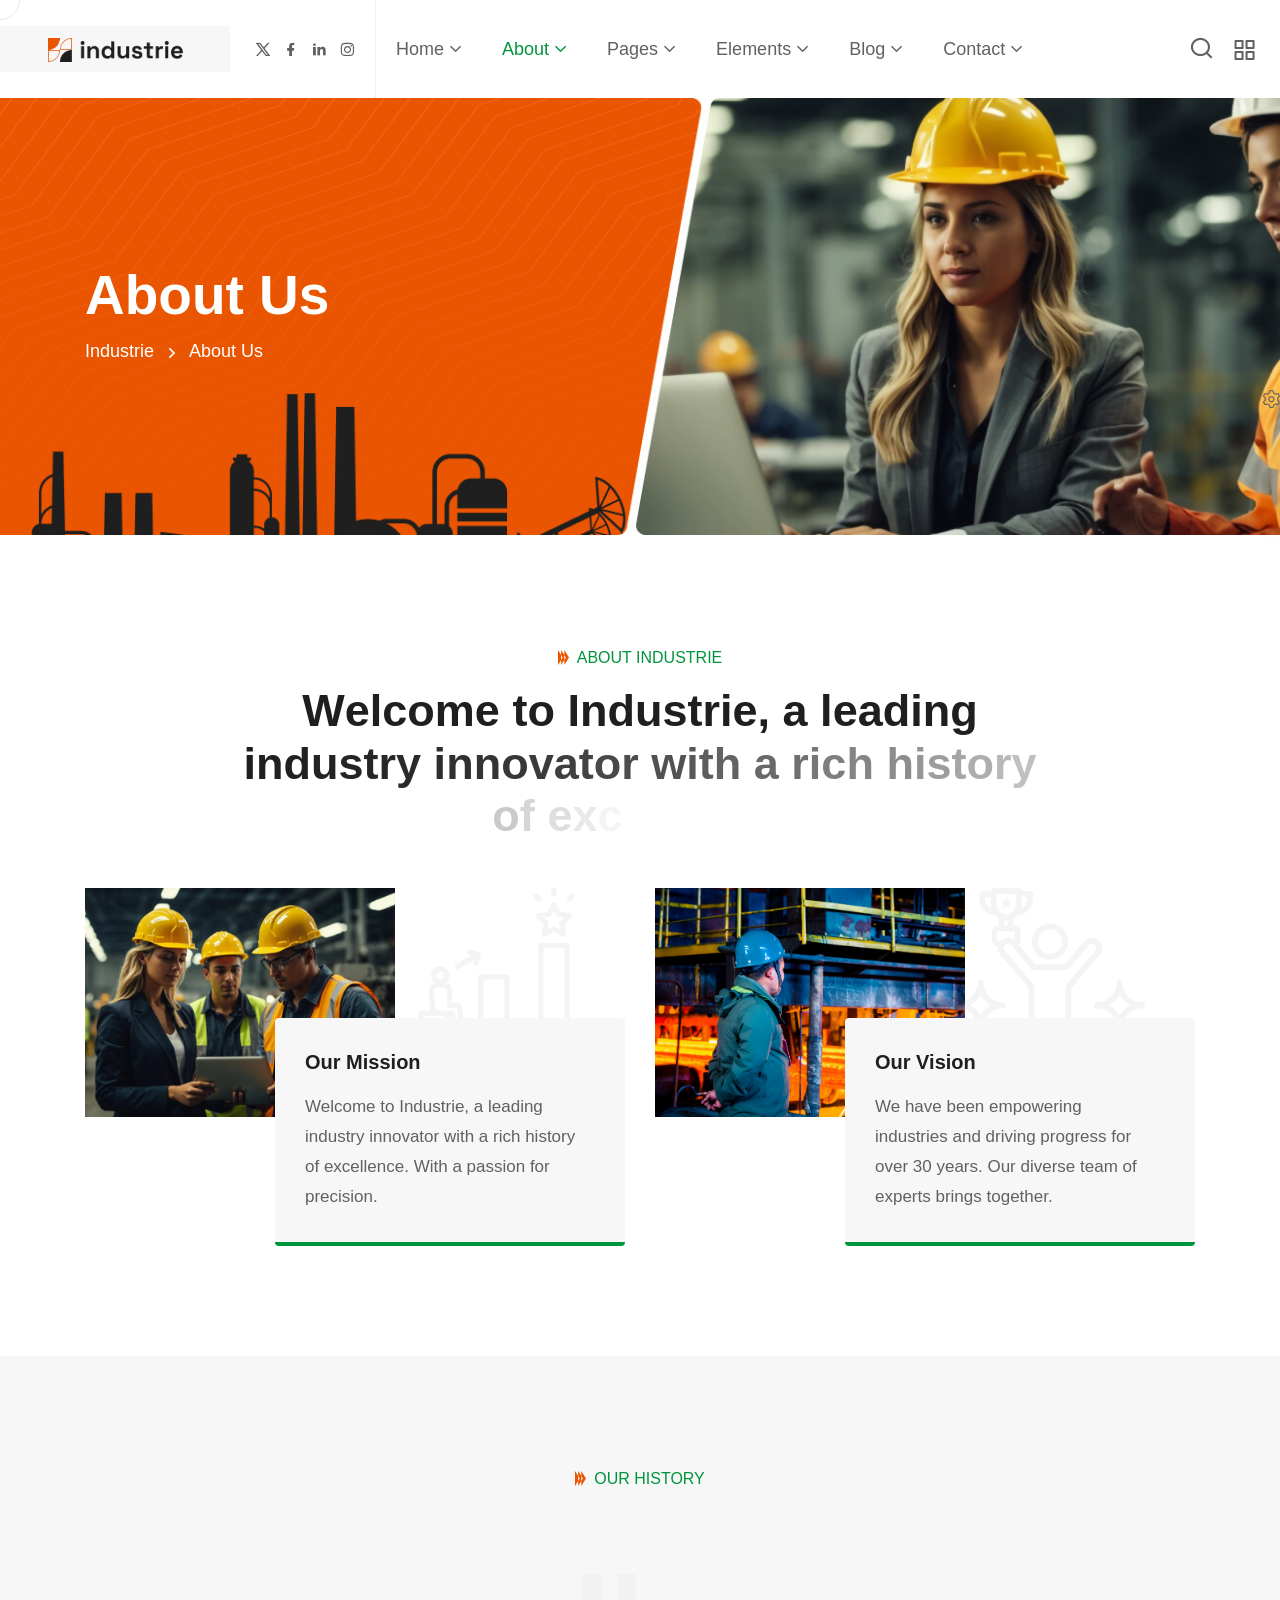
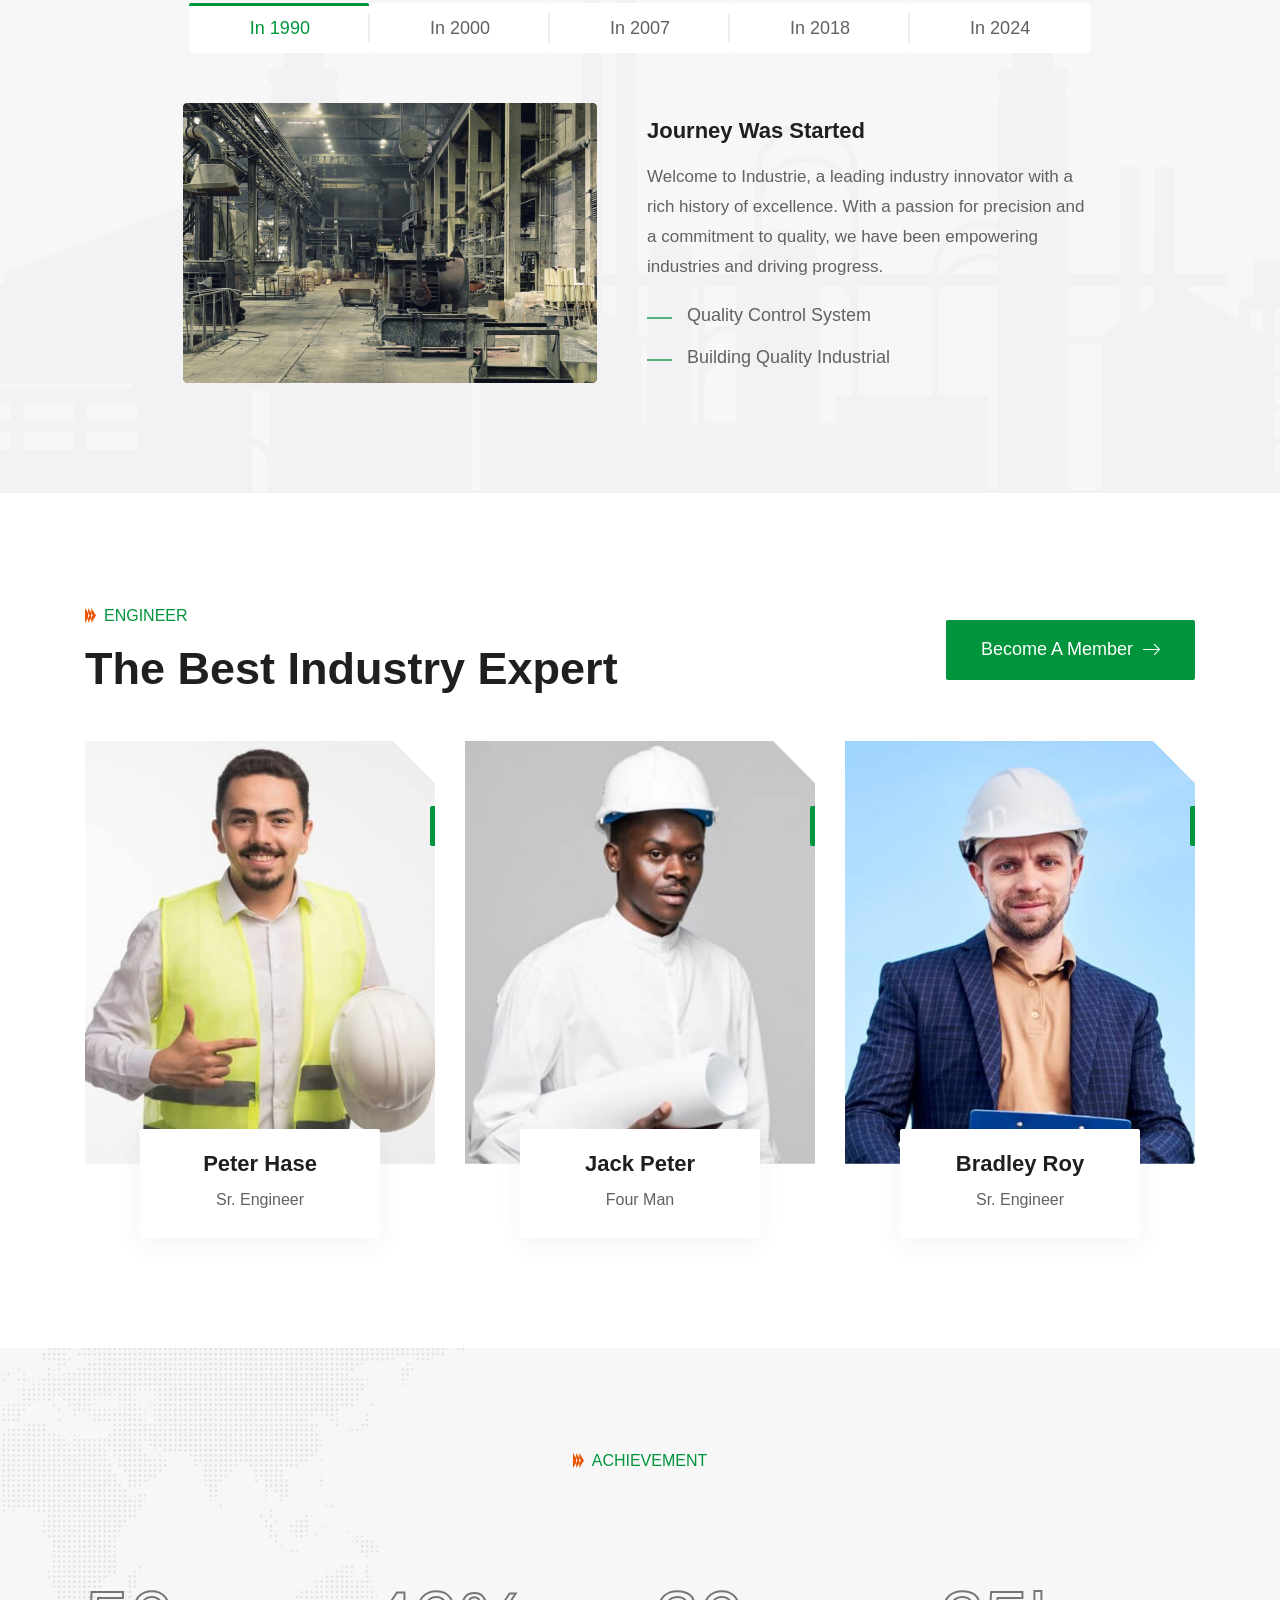
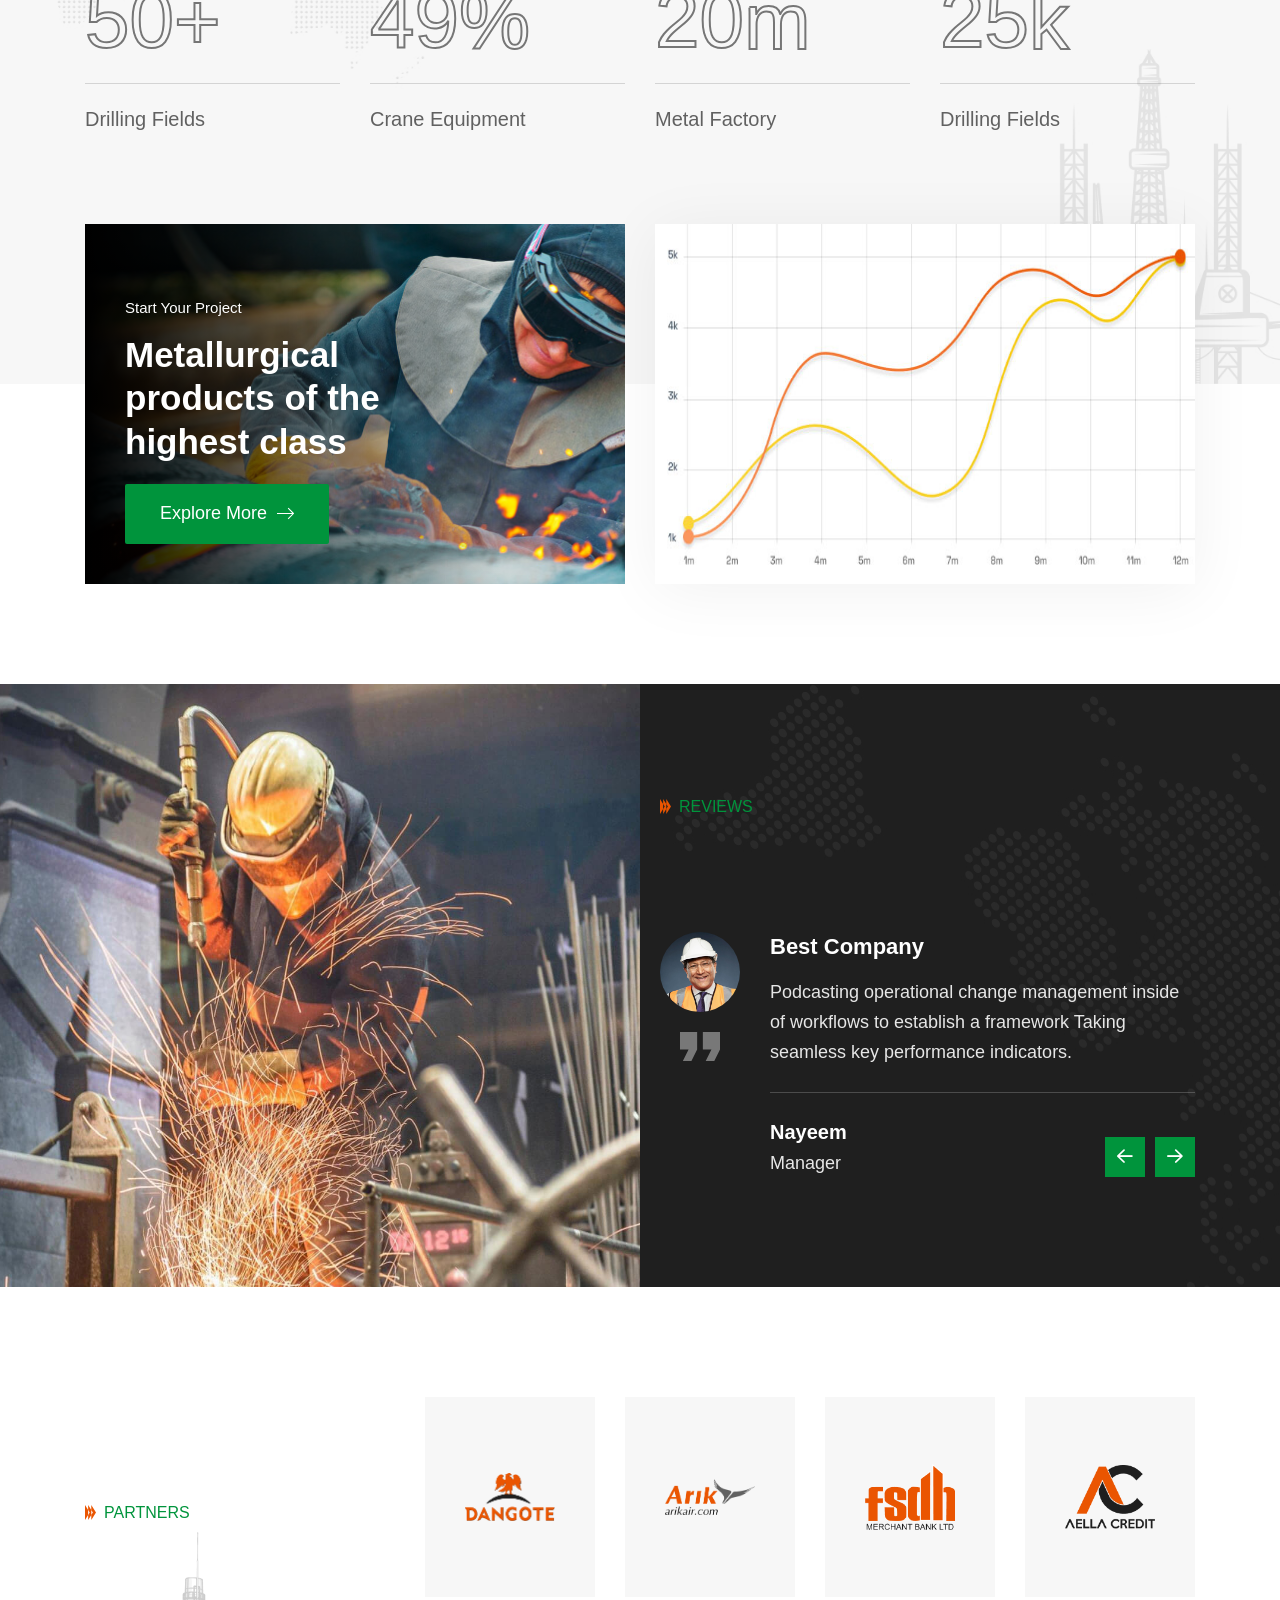
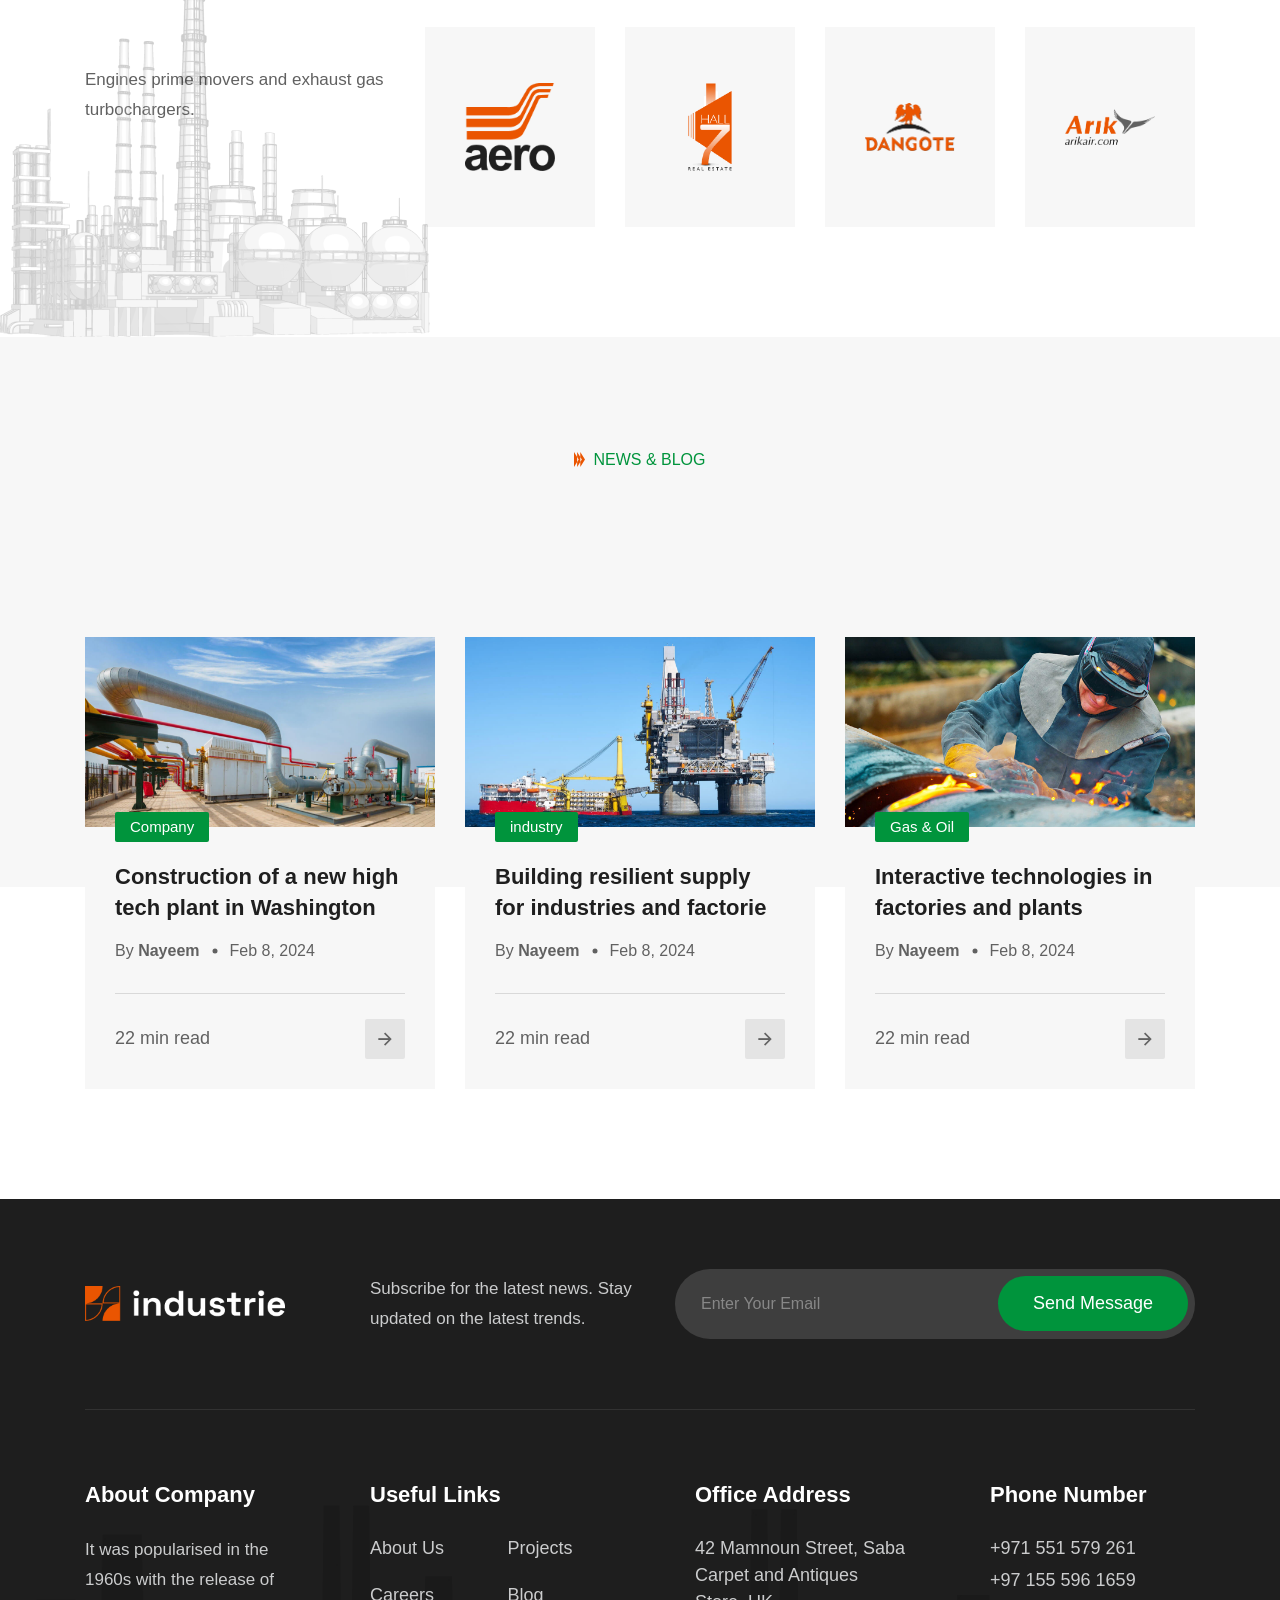
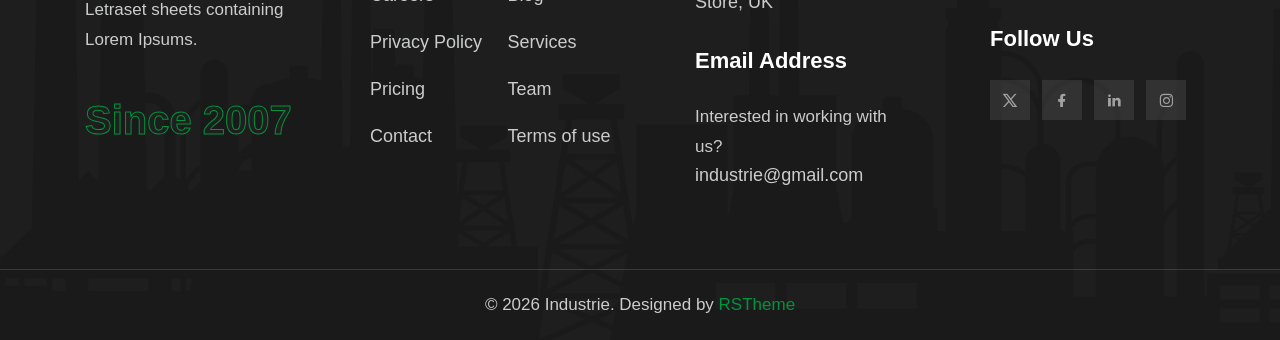
<file: about.html>
<!doctype html>
<html class="no-js" lang="zxx">


<!-- Mirrored from industrie.rstheme.com/html/about.html by HTTrack Website Copier/3.x [XR&CO'2014], Sat, 26 Apr 2025 08:27:23 GMT -->
<head>
    <meta charset="utf-8">
    <meta http-equiv="x-ua-compatible" content="ie=edge">
    <title>About || HTML Template</title>
    <meta name="description" content="">
    <meta name="viewport" content="width=device-width, initial-scale=1">
    <!-- Place favicon.ico in the root directory -->
    <link rel="shortcut icon" type="image/x-icon" href="assets/images/favicon.png">
    <!-- CSS here -->
    <link rel="stylesheet" href="assets/css/vendor/bootstrap.min.css">
    <link rel="stylesheet" href="assets/css/vendor/animate.min.css">
    <link rel="stylesheet" href="assets/css/plugins/swiper.min.css">
    <link rel="stylesheet" href="assets/css/plugins/nice-select.css">
    <link rel="stylesheet" href="assets/css/plugins/nouislider.min.css">
    <link rel="stylesheet" href="assets/css/vendor/magnific-popup.css">
    <link rel="stylesheet" href="assets/css/vendor/odometer.min.css">
    <link rel="stylesheet" href="assets/css/vendor/fontawesome-pro.css">
    <link rel="stylesheet" href="assets/css/vendor/spacing.css">
    <link rel="stylesheet" href="assets/css/vendor/remixicon.css">
    <link rel="stylesheet" href="assets/css/main.css">
</head>

<body class="rs-smoother-yes rtl">

    <!-- preloader start -->
    <div id="pre-load">
        <div id="loader" class="loader">
            <div class="loader-container">
                <div class="loader-icon"><img src="assets/images/favicon.png" alt=""></div>
            </div>
        </div>
    </div>
    <!-- preloader end -->

    <!-- preloader start -->

    <div id="rs-mouse">
        <div id="cursor-ball"></div>
    </div>

    <!-- preloader end -->

    <!-- Header area start -->
    <header>
        <div class="rs-header-area rs-header-one" id="header-sticky">
            <div class="container-fluid g-0">
                <div class="rs-header-inner">
                    <div class="rs-header-left">
                        <div class="rs-header-logo-wrapper">
                            <div class="rs-header-logo">
                                <a href="index.html"><img src="assets/images/logo/logo-orange.png" alt="logo"></a>
                            </div>
                        </div>
                    </div>
                    <div class="rs-header-menu">
                        <div class="rs-theme-social has-transparent has-orange">
                            <a href="#"><i class="ri-twitter-x-line"></i></a>
                            <a href="#"><i class="ri-facebook-fill"></i></a>
                            <a href="#"><i class="ri-linkedin-fill"></i></a>
                            <a href="#"><i class="ri-instagram-line"></i></a>
                        </div>
                        <nav id="mobile-menu" class="main-menu">
                            <ul class="multipage-menu">
                                <li class="menu-item-has-children">
                                    <a href="#">Home</a>
                                    <ul class="submenu last-children">
                                        <li class="menu-item-has-children has-arrow">
                                            <a href="#">Multipages</a>
                                            <ul class="submenu">
                                                <li><a href="index.html">Industry</a></li>
                                                <li><a href="red-engineering.html">Red Engineering</a></li>
                                                <li><a href="blue-construction.html">Blue Construction</a></li>
                                                <li><a href="metallurgy.html">Metallurgy</a></li>
                                                <li><a href="orange-construction.html">Orange construction</a></li>
                                                <li><a href="laboratory.html">Laboratory</a></li>
                                                <li><a href="renewable-energy.html">Renewable Energy</a></li>
                                                <li><a href="oil-gas.html">Oil & Gas</a></li>
                                                <li><a href="factory.html">Factory</a></li>
                                                <li><a href="robotic.html">Robotic</a></li>
                                                <li><a href="architecture.html">Architecture</a></li>
                                                <li><a href="manufacturing.html">Manufacturing</a></li>
                                            </ul>
                                        </li>
                                        <li class="menu-item-has-children has-arrow">
                                            <a href="javascript:void(0)">Onepages</a>
                                            <ul class="submenu">
                                                <li><a href="industrie-one-page.html">Industrie Onepage</a></li>
                                                <li><a href="red-engineering-one-page.html">Engineering Onepage</a></li>
                                                <li><a href="blue-construction-one-page.html">Blue Construct Onepage</a></li>
                                                <li><a href="metallurgy-one-page.html">Metallurgy Onepage</a></li>
                                                <li><a href="orange-construction-one-page.html">Construction Onepage</a></li>
                                                <li><a href="laboratory-one-page.html">Laboratory Onepage</a></li>
                                                <li><a href="renewable-energy-one-page.html"> Energy Onepage</a></li>
                                                <li><a href="oil-gas-one-page.html">Oil Gas Onepage</a></li>
                                                <li><a href="factory-one-page.html">Factory Onepage</a></li>
                                                <li><a href="robotic-one-page.html">Robotic Onepage</a></li>
                                                <li><a href="architecture-one-page.html">Architecture Onepage</a></li>
                                                <li><a href="manufacturing-one-page.html">Manufacturing Onepage</a></li>
                                            </ul>
                                        </li>
                                    </ul>
                                </li>
                                <!-- about menu -->
                                <li class="menu-item-has-children">
                                    <a href="about.html">About</a>
                                    <ul class="submenu last-children">
                                        <li>
                                            <a href="about.html">About Us 01</a>
                                        </li>
                                        <li>
                                            <a href="about-two.html">About Us 02</a>
                                        </li>
                                    </ul>
                                </li>
                                <!-- page menu -->
                                <li class="menu-item-has-children">
                                    <a href="javascript:void(0)">Pages</a>
                                    <ul class="submenu last-children">
                                        <li class=" has-arrow">
                                            <a href="javascript:void(0)">Services</a>
                                            <ul class="submenu">
                                                <li><a href="services.html">Services</a></li>
                                                <li><a href="services-details.html">Services Details</a></li>
                                            </ul>
                                        </li>
                                        <li class=" has-arrow">
                                            <a href="javascript:void(0)">Team</a>
                                            <ul class="submenu">
                                                <li><a href="team.html">Team</a></li>
                                                <li><a href="team-details.html">Team Details</a></li>
                                            </ul>
                                        </li>
                                        <li class=" has-arrow">
                                            <a href="javascript:void(0)">Project</a>
                                            <ul class="submenu">
                                                <li><a href="portfolio.html">Project</a></li>
                                                <li><a href="portfolio-details.html">Project Details</a></li>
                                            </ul>
                                        </li>
                                        <li>
                                            <a href="pricing.html">Pricing Plan</a>
                                        </li>
                                        <li class=" has-arrow">
                                            <a href="shop.html">Shop</a>
                                            <ul class="submenu">
                                                <li><a href="shop.html">Product</a></li>
                                                <li><a href="shop-details.html">Product Details</a></li>
                                                <li><a href="checkout.html">Checkout</a></li>
                                                <li><a href="cart.html">Cart</a></li>
                                            </ul>
                                        </li>
                                        <li>
                                            <a href="faq.html">Faq</a>
                                        </li>
                                        <li>
                                            <a href="appointment.html">Appointment</a>
                                        </li>
                                    </ul>
                                </li>
                                <!-- elements menu -->
                                <li class="has-mega-menu menu-item-has-children">
                                    <a href="javascript:void(0)">Elements</a>
                                    <ul class="mega-menu mega-grid">
                                        <li>
                                            <a href="#" class="title">Elements Layout</a>
                                            <ul>
                                                <li><a href="elements-features.html">Features</a></li>
                                                <li><a href="elements-advance-tab.html">Advance Tab</a></li>
                                                <li><a href="elements-work-process.html">Work Process</a></li>
                                                <li><a href="elements-counter.html">Counter</a></li>
                                                <li><a href="elements-gsap.html">GSAP</a></li>
                                            </ul>
                                        </li>
                                        <li>
                                            <a href="#" class="title">Elements Layout</a>
                                            <ul>
                                                <li><a href="elements-services.html">Services Box</a></li>
                                                <li><a href="elements-team.html">Team</a></li>
                                                <li><a href="elements-pricing.html">Pricing</a></li>
                                                <li><a href="elements-portfolio.html">Project</a></li>
                                                <li><a href="#">Coming Soon</a></li>
                                            </ul>
                                        </li>
                                        <li>
                                            <a href="#" class="title">Elements Layout</a>
                                            <ul>
                                                <li><a href="elements-services-tab.html">Services Tab</a></li>
                                                <li><a href="elements-testimonial.html">Testimonials</a></li>
                                                <li><a href="elements-brand.html">Partner Logo</a></li>
                                                <li><a href="elements-blog.html">Blog</a></li>
                                                <li><a href="#">Coming Soon</a></li>
                                            </ul>
                                        </li>
                                    </ul>
                                </li>

                                <li class="menu-item-has-children">
                                    <a href="javascript:void(0)">Blog</a>
                                    <ul class="submenu last-children">
                                        <li>
                                            <a href="blog.html">Blog</a>
                                        </li>
                                        <li>
                                            <a href="blog-details.html">Blog Details</a>
                                        </li>
                                    </ul>
                                </li>
                                <li class="menu-item-has-children">
                                    <a href="contact.html">Contact</a>
                                    <ul class="submenu last-children">
                                        <li>
                                            <a href="contact.html">Contact 01</a>
                                        </li>
                                        <li>
                                            <a href="contact-two.html">Contact 02</a>
                                        </li>
                                    </ul>
                                </li>
                            </ul>
                        </nav>
                    </div>
                    <div class="rs-header-right">
                        <!-- search area start -->
                        <div class="rs-header-search-wrapper">
                            <div class="rs-header-search-icon">
                                <i class="ri-close-fill has-close"></i>
                                <i class="ri-search-line has-search"></i>
                            </div>
                            <form class="rs-header-search-inner rs-stickys-form" action="#">
                                <div class="rs-header-search">
                                    <input type="text" placeholder="Searching...">
                                    <button type="submit"><i class="ri-search-line"></i></button>
                                </div>
                            </form>
                        </div>
                        <!-- search area end -->
                        <div class="rs-header-btn">
                            <a class="rs-btn has-theme-orange has-icon has-bg" href="contact.html">Get In Touch
                                <span class="icon-box">
                                <svg class="icon-first" xmlns="http://www.w3.org/2000/svg" viewBox="0 0 32 32">
                                    <path
                                        d="M31.71,15.29l-10-10L20.29,6.71,28.59,15H0v2H28.59l-8.29,8.29,1.41,1.41,10-10A1,1,0,0,0,31.71,15.29Z">
                                    </path>
                                </svg>
                                <svg class="icon-second" xmlns="http://www.w3.org/2000/svg" viewBox="0 0 32 32">
                                    <path
                                        d="M31.71,15.29l-10-10L20.29,6.71,28.59,15H0v2H28.59l-8.29,8.29,1.41,1.41,10-10A1,1,0,0,0,31.71,15.29Z">
                                    </path>
                                </svg>
                            </span>
                            </a>
                        </div>
                        <div class="rs-header-hamburger">
                            <div class="sidebar-toggle">
                                <a class="bar-icon" href="javascript:void(0)">
                                    <svg xmlns="http://www.w3.org/2000/svg" width="21" height="20" viewBox="0 0 21 20" fill="none">
                                        <path d="M8.55566 11H1.55566C1.29045 11 1.03609 11.1054 0.848557 11.2929C0.661021 11.4804 0.555664 11.7348 0.555664 12V19C0.555664 19.2652 0.661021 19.5196 0.848557 19.7071C1.03609 19.8946 1.29045 20 1.55566 20H8.55566C8.82088 20 9.07523 19.8946 9.26277 19.7071C9.45031 19.5196 9.55566 19.2652 9.55566 19V12C9.55566 11.7348 9.45031 11.4804 9.26277 11.2929C9.07523 11.1054 8.82088 11 8.55566 11ZM7.55566 18H2.55566V13H7.55566V18ZM19.5557 0H12.5557C12.2904 0 12.0361 0.105357 11.8486 0.292893C11.661 0.48043 11.5557 0.734784 11.5557 1V8C11.5557 8.26522 11.661 8.51957 11.8486 8.70711C12.0361 8.89464 12.2904 9 12.5557 9H19.5557C19.8209 9 20.0752 8.89464 20.2628 8.70711C20.4503 8.51957 20.5557 8.26522 20.5557 8V1C20.5557 0.734784 20.4503 0.48043 20.2628 0.292893C20.0752 0.105357 19.8209 0 19.5557 0ZM18.5557 7H13.5557V2H18.5557V7ZM19.5557 11H12.5557C12.2904 11 12.0361 11.1054 11.8486 11.2929C11.661 11.4804 11.5557 11.7348 11.5557 12V19C11.5557 19.2652 11.661 19.5196 11.8486 19.7071C12.0361 19.8946 12.2904 20 12.5557 20H19.5557C19.8209 20 20.0752 19.8946 20.2628 19.7071C20.4503 19.5196 20.5557 19.2652 20.5557 19V12C20.5557 11.7348 20.4503 11.4804 20.2628 11.2929C20.0752 11.1054 19.8209 11 19.5557 11ZM18.5557 18H13.5557V13H18.5557V18ZM8.55566 0H1.55566C1.29045 0 1.03609 0.105357 0.848557 0.292893C0.661021 0.48043 0.555664 0.734784 0.555664 1V8C0.555664 8.26522 0.661021 8.51957 0.848557 8.70711C1.03609 8.89464 1.29045 9 1.55566 9H8.55566C8.82088 9 9.07523 8.89464 9.26277 8.70711C9.45031 8.51957 9.55566 8.26522 9.55566 8V1C9.55566 0.734784 9.45031 0.48043 9.26277 0.292893C9.07523 0.105357 8.82088 0 8.55566 0ZM7.55566 7H2.55566V2H7.55566V7Z" fill="#616161"></path>
                                    </svg>
                                </a>
                            </div>
                        </div>
                    </div>
                </div>
            </div>
        </div>
    </header>
    <!-- Header area end -->

    <!-- Offcanvas area start -->
    <div class="fix">
        <div class="offcanvas-area" data-lenis-prevent>
            <div class="offcanvas-wrapper">
                <div class="offcanvas-content">
                    <div class="offcanvas-top d-flex justify-content-between align-items-center mb-20">
                        <div class="offcanvas-logo">
                            <a class="logo-black" href="index.html"><img src="assets/images/logo/logo-orange.png" alt="logo"></a>
                        </div>
                        <div class="offcanvas-close">
                            <button class="offcanvas-close-icon animation--flip">
                                <span class="offcanvas-m-lines">
                                <span class="offcanvas-m-line line--1"></span><span
                                    class="offcanvas-m-line line--2"></span><span
                                    class="offcanvas-m-line line--3"></span>
                                </span>
                            </button>
                        </div>
                    </div>
                    <div class="offcanvas-about mb-30 d-none d-sm-block">
                        <p> Industrie is a modern factory website. specifically designed for who need construction,
                            firms, oil, architecture and any other small business.
                        </p>
                    </div>
                    <div class="offcanvas-gallery d-none d-sm-block">
                        <div class="offcanvas-gallery-thumb-wrapper">
                            <div class="offcanvas-popup-thumb">
                                <a class="popup-image" href="assets/images/gallery/gallery-thumb-01.png">
                                    <img src="assets/images/gallery/gallery-thumb-01.png" alt="image">
                                </a>
                            </div>
                            <div class="offcanvas-popup-thumb">
                                <a class="popup-image" href="assets/images/gallery/gallery-thumb-02.png">
                                    <img src="assets/images/gallery/gallery-thumb-02.png" alt="image">
                                </a>
                            </div>
                            <div class="offcanvas-popup-thumb">
                                <a class="popup-image" href="assets/images/gallery/gallery-thumb-03.png">
                                    <img src="assets/images/gallery/gallery-thumb-03.png" alt="image">
                                </a>
                            </div>
                            <div class="offcanvas-popup-thumb">
                                <a class="popup-image" href="assets/images/gallery/gallery-thumb-04.png">
                                    <img src="assets/images/gallery/gallery-thumb-04.png" alt="image">
                                </a>
                            </div>
                            <div class="offcanvas-popup-thumb">
                                <a class="popup-image" href="assets/images/gallery/gallery-thumb-05.png">
                                    <img src="assets/images/gallery/gallery-thumb-05.png" alt="image">
                                </a>
                            </div>
                            <div class="offcanvas-popup-thumb">
                                <a class="popup-image" href="assets/images/gallery/gallery-thumb-01.png">
                                    <img src="assets/images/gallery/gallery-thumb-01.png" alt="image">
                                </a>
                            </div>
                        </div>
                    </div>
                    <div class="mobile-menu">
                        <div class="rs-offcanvas-menu mb-25">
                            <nav></nav>
                        </div>
                    </div>
                    <div class="offcanvas-contact mb-30">
                        <h4 class="offcanvas-title-meta">Contact Info</h4>
                        <ul>
                            <li class="d-flex align-items-center gap-15">
                                <div class="offcanvas-contact-icon">
                                    <svg xmlns="http://www.w3.org/2000/svg" width="14" height="18" viewBox="0 0 14 18" fill="none">
                                        <path d="M11.8768 9.68475C11.3059 10.835 10.5331 11.9818 9.74128 13.0109C8.95198 14.0368 8.15999 14.9249 7.5643 15.5572C7.48514 15.6412 7.40956 15.7206 7.33802 15.7951C7.26648 15.7206 7.1909 15.6412 7.11174 15.5572C6.51605 14.9249 5.72406 14.0368 4.93476 13.0109C4.14299 11.9818 3.37019 10.835 2.79925 9.68475C2.22242 8.52266 1.89032 7.43373 1.89032 6.5C1.89032 3.50846 4.32934 1.08333 7.33802 1.08333C10.3467 1.08333 12.7857 3.50846 12.7857 6.5C12.7857 7.43373 12.4536 8.52266 11.8768 9.68475ZM7.33802 17.3333C7.33802 17.3333 13.8753 11.1732 13.8753 6.5C13.8753 2.91015 10.9484 0 7.33802 0C3.7276 0 0.800781 2.91015 0.800781 6.5C0.800781 11.1732 7.33802 17.3333 7.33802 17.3333Z" fill="#6D6D6D"></path>
                                        <path d="M7.33802 8.66667C6.13455 8.66667 5.15894 7.69662 5.15894 6.5C5.15894 5.30338 6.13455 4.33333 7.33802 4.33333C8.54149 4.33333 9.5171 5.30338 9.5171 6.5C9.5171 7.69662 8.54149 8.66667 7.33802 8.66667ZM7.33802 9.75C9.14323 9.75 10.6066 8.29492 10.6066 6.5C10.6066 4.70507 9.14323 3.25 7.33802 3.25C5.53281 3.25 4.0694 4.70507 4.0694 6.5C4.0694 8.29492 5.53281 9.75 7.33802 9.75Z" fill="#6D6D6D"></path>
                                    </svg>
                                </div>
                                <div class="offcanvas-contact-text">
                                    <a href="#"> 2096 New Market, New Road <br>
                                    North Carolina, USA </a>
                                </div>
                            </li>
                            <li class="d-flex align-items-center gap-15">
                                <div class="offcanvas-contact-icon">
                                    <svg xmlns="http://www.w3.org/2000/svg" width="16" height="16" viewBox="0 0 16 16" fill="none">
                                        <path d="M3.65387 1.32849C3.40343 1.00649 2.92745 0.976861 2.639 1.26531L1.60508 2.29923C1.1216 2.78271 0.94387 3.46766 1.1551 4.06847C2.00338 6.48124 3.39215 8.74671 5.32272 10.6773C7.25329 12.6078 9.51876 13.9966 11.9315 14.8449C12.5323 15.0561 13.2173 14.8784 13.7008 14.3949L14.7347 13.361C15.0231 13.0726 14.9935 12.5966 14.6715 12.3461L12.3653 10.5524C12.2008 10.4245 11.9866 10.3793 11.7845 10.4298L9.59541 10.9771C9.00082 11.1257 8.37183 10.9515 7.93845 10.5181L5.48187 8.06155C5.04849 7.62817 4.87427 6.99919 5.02292 6.40459L5.57019 4.21553C5.62073 4.01336 5.57552 3.79918 5.44758 3.63468L3.65387 1.32849ZM1.88477 0.511076C2.62689 -0.231039 3.8515 -0.154797 4.49583 0.673634L6.28954 2.97983C6.6187 3.40304 6.73502 3.95409 6.60498 4.47423L6.05772 6.66329C5.99994 6.8944 6.06766 7.13888 6.2361 7.30732L8.69268 9.7639C8.86113 9.93235 9.1056 10.0001 9.33671 9.94229L11.5258 9.39502C12.0459 9.26499 12.597 9.3813 13.0202 9.71047L15.3264 11.5042C16.1548 12.1485 16.231 13.3731 15.4889 14.1152L14.455 15.1492C13.7153 15.8889 12.6089 16.2137 11.5778 15.8512C9.01754 14.9511 6.61438 13.4774 4.56849 11.4315C2.5226 9.38562 1.04895 6.98246 0.148838 4.42225C-0.213682 3.39112 0.11113 2.28472 0.85085 1.545L1.88477 0.511076Z" fill="#6D6D6D"></path>
                                        <path d="M11 0.5C11 0.223858 11.2239 0 11.5 0H15.5C15.7761 0 16 0.223858 16 0.5V4.5C16 4.77614 15.7761 5 15.5 5C15.2239 5 15 4.77614 15 4.5V1.70711L10.8536 5.85355C10.6583 6.04882 10.3417 6.04882 10.1464 5.85355C9.95118 5.65829 9.95118 5.34171 10.1464 5.14645L14.2929 1H11.5C11.2239 1 11 0.776142 11 0.5Z" fill="#6D6D6D"></path>
                                    </svg>
                                </div>
                                <div class="offcanvas-contact-text">
                                    <a href="tel:+12346691234"> +123-4669-1234 </a>
                                </div>
                            </li>
                            <li class="d-flex align-items-center gap-15">
                                <div class="offcanvas-contact-icon">
                                    <svg xmlns="http://www.w3.org/2000/svg" width="16" height="16" viewBox="0 0 16 16" fill="none">
                                        <path d="M2 2C0.895431 2 0 2.89543 0 4V12L2.58386e-05 12.0103C0.00555998 13.1101 0.898859 14 2 14H7.5C7.77614 14 8 13.7761 8 13.5C8 13.2239 7.77614 13 7.5 13H2C1.53715 13 1.14774 12.6855 1.03376 12.2586L6.67417 8.7876L8 9.5831L15 5.3831V8.5C15 8.77614 15.2239 9 15.5 9C15.7761 9 16 8.77614 16 8.5V4C16 2.89543 15.1046 2 14 2H2ZM5.70808 8.20794L1 11.1052V5.3831L5.70808 8.20794ZM1 4.2169V4C1 3.44772 1.44772 3 2 3H14C14.5523 3 15 3.44772 15 4V4.2169L8 8.4169L1 4.2169Z" fill="#6D6D6D"></path>
                                        <path d="M14.2467 14.2686C15.2567 14.2686 15.8339 13.4116 15.8339 12.2442V12.0344C15.8339 10.4297 14.6402 9 12.5197 9H12.4847C10.421 9 9 10.3598 9 12.4322V12.6465C9 14.8195 10.4385 16 12.3579 16H12.4016C12.9963 16 13.4204 15.9257 13.639 15.8251V15.0949C13.3941 15.2042 12.9656 15.2742 12.4585 15.2742H12.4147C11.0812 15.2742 9.84385 14.4872 9.84385 12.6202V12.4628C9.84385 10.8057 10.9019 9.73891 12.4847 9.73891H12.524C14.0587 9.73891 15.0075 10.7883 15.0075 12.065V12.183C15.0075 13.158 14.6839 13.5734 14.3691 13.5734C14.1374 13.5734 13.9582 13.4247 13.9582 13.1537V10.9631H13.0531V11.5315H13.0225C12.9394 11.2342 12.6552 10.9019 12.0693 10.9019C11.2911 10.9019 10.8101 11.4572 10.8101 12.3011V12.8301C10.8101 13.722 11.2998 14.2642 12.0693 14.2642C12.5415 14.2642 12.9656 14.0369 13.0837 13.6215H13.1274C13.2455 14.0412 13.7439 14.2686 14.2467 14.2686ZM11.7939 12.6814V12.4541C11.7939 11.9076 12.0212 11.6627 12.3666 11.6627C12.664 11.6627 12.9394 11.8551 12.9394 12.371V12.7383C12.9394 13.3111 12.6858 13.4816 12.3754 13.4816C12.0212 13.4816 11.7939 13.2673 11.7939 12.6814Z" fill="#6D6D6D"></path>
                                    </svg>
                                </div>
                                <div class="offcanvas-contact-text">
                                    <a href="mailto:info@gmail.com">info@gmail.com</a>
                                </div>
                            </li>
                        </ul>
                    </div>
                    <div class="offcanvas-social">
                        <h4 class="offcanvas-title-meta">Subscribe & Follow</h4>
                        <ul>
                            <li><a href="#"><i class="fab fa-facebook-f"></i></a></li>
                            <li><a href="#"><i class="fab fa-twitter"></i></a></li>
                            <li><a href="#"><i class="fab fa-youtube"></i></a></li>
                            <li><a href="#"><i class="fab fa-linkedin"></i></a></li>
                        </ul>
                    </div>
                </div>
            </div>
        </div>
    </div>
    <div class="offcanvas-overlay"></div>
    <div class="offcanvas-overlay-white"></div>
    <!-- Offcanvas area start -->

    <!-- Body main wrapper start -->
    <main>

        <!-- breadcrumb area start -->
        <section class="rs-breadcrumb-area rs-breadcrumb-one p-relative">
            <div class="rs-breadcrumb-bg" data-background="assets/images/bg/breadcrumb-bg-01.png"></div>
            <div class="container">
                <div class="row">
                    <div class="col-xxl-6 col-xl-8 col-lg-8">
                        <div class="rs-breadcrumb-content-wrapper">
                            <div class="rs-breadcrumb-title-wrapper">
                                <h1 class="rs-breadcrumb-title">About Us</h1>
                            </div>
                            <div class="rs-breadcrumb-menu">
                                <nav>
                                    <ul>
                                        <li><span><a href="index.html">Industrie</a></span></li>
                                        <li><span>About Us</span></li>
                                    </ul>
                                </nav>
                            </div>
                        </div>
                    </div>
                </div>
            </div>
        </section>
        <!-- breadcrumb area end -->

        <!-- about area start -->
        <section class="rs-about-area section-space rs-about-twelve">
            <div class="container">
                <div class="row  g-5 justify-content-center section-title-space align-items-center">
                    <div class="col-xxl-8 col-xl-9 col-lg-9">
                        <div class="rs-section-title-wrapper text-center">
                            <span class="rs-section-subtitle has-theme-orange">
                        <svg xmlns="http://www.w3.org/2000/svg" width="11" height="15" viewBox="0 0 11 15" fill="none">
                           <path d="M3.14286 10L0 15L8.78104e-07 0L3.14286 5V10Z" fill="#EA5501"></path>
                           <path fill-rule="evenodd" clip-rule="evenodd"
                              d="M6.28571 10L3.14286 15L3.14286 10L4.71428 7.5L3.14286 5L3.14286 0L6.28571 5L6.28571 10ZM6.28571 10L7.85714 7.5L6.28571 5V0L11 7.5L6.28571 15V10Z"
                              fill="#EA5501"></path>
                        </svg>
                        About Industrie
                     </span>
                            <h2 class="rs-section-title rs-split-text-enable split-in-fade">Welcome to Industrie, a leading
                                industry innovator with a rich history of excellence.</h2>
                        </div>
                    </div>
                </div>
                <div class="row g-5">
                    <div class="col-xl-6 col-lg-6">
                        <div class="rs-about-wrapper">
                            <div class="rs-about-shape">
                                <img src="assets/images/shape/about-shape-06.png" alt="image">
                            </div>
                            <div class="rs-about-thumb">
                                <img src="assets/images/about/about-thumb-18.png" alt="image">
                            </div>
                            <div class="rs-about-content">
                                <h6 class="rs-about-title">Our Mission</h6>
                                <p>Welcome to Industrie, a leading industry innovator with a rich history of excellence. With a
                                    passion for precision.</p>
                            </div>
                        </div>
                    </div>
                    <div class="col-xl-6 col-lg-6">
                        <div class="rs-about-wrapper">
                            <div class="rs-about-shape">
                                <img src="assets/images/shape/about-shape-07.png" alt="image">
                            </div>
                            <div class="rs-about-thumb">
                                <img src="assets/images/about/about-thumb-19.png" alt="image">
                            </div>
                            <div class="rs-about-content">
                                <h6 class="rs-about-title">Our Vision</h6>
                                <p>We have been empowering industries and driving progress for over 30 years. Our diverse team
                                    of experts brings together.</p>
                            </div>
                        </div>
                    </div>
                </div>
            </div>
        </section>
        <!-- about area end -->

        <!-- history area start -->
        <section class="rs-history-area section-space rs-history-one">
            <div class="rs-history-bg-thumb" data-background="assets/images/bg/tab-bg-01.png"></div>
            <div class="container">
                <div class="row  g-5 justify-content-center section-title-space align-items-center">
                    <div class="col-xxl-6 col-xl-6 col-lg-6">
                        <div class="rs-section-title-wrapper text-center">
                            <span class="rs-section-subtitle has-theme-orange">
                        <svg xmlns="http://www.w3.org/2000/svg" width="11" height="15" viewBox="0 0 11 15" fill="none">
                           <path d="M3.14286 10L0 15L8.78104e-07 0L3.14286 5V10Z" fill="#EA5501"></path>
                           <path fill-rule="evenodd" clip-rule="evenodd"
                              d="M6.28571 10L3.14286 15L3.14286 10L4.71428 7.5L3.14286 5L3.14286 0L6.28571 5L6.28571 10ZM6.28571 10L7.85714 7.5L6.28571 5V0L11 7.5L6.28571 15V10Z"
                              fill="#EA5501"></path>
                        </svg>
                        Our History
                     </span>
                            <h2 class="rs-section-title rs-split-text-enable split-in-fade">Company Journey</h2>
                        </div>
                    </div>
                </div>
                <div class="row justify-content-center">
                    <div class="col-xxl-9 col-xl-10">
                        <div class="rs-history-tab-wrapper">
                            <div class="rs-history-tab">
                                <ul class="nav nav-pills" id="pills-tab" role="tablist">
                                    <li class="nav-item" role="presentation">
                                        <button class="nav-link active" id="pills-item-one-tab" data-bs-toggle="pill" data-bs-target="#pills-item-one" type="button" role="tab" aria-controls="pills-item-one" aria-selected="true">
                                            In 1990
                                        </button>
                                    </li>
                                    <li class="nav-item" role="presentation">
                                        <button class="nav-link" id="pills-item-two-tab" data-bs-toggle="pill" data-bs-target="#pills-item-two" type="button" role="tab" aria-controls="pills-item-two" aria-selected="false"> In 2000
                                        </button>
                                    </li>
                                    <li class="nav-item" role="presentation">
                                        <button class="nav-link" id="pills-item-three-tab" data-bs-toggle="pill" data-bs-target="#pills-item-three" type="button" role="tab" aria-controls="pills-item-three" aria-selected="false">
                                            In 2007
                                        </button>
                                    </li>
                                    <li class="nav-item" role="presentation">
                                        <button class="nav-link" id="pills-item-four-tab" data-bs-toggle="pill" data-bs-target="#pills-item-four" type="button" role="tab" aria-controls="pills-item-three" aria-selected="false">
                                            In 2018
                                        </button>
                                    </li>
                                    <li class="nav-item" role="presentation">
                                        <button class="nav-link" id="pills-item-five-tab" data-bs-toggle="pill" data-bs-target="#pills-item-five" type="button" role="tab" aria-controls="pills-item-three" aria-selected="false">
                                            In 2024
                                        </button>
                                    </li>
                                </ul>
                            </div>
                            <div class="rs-history-tab-content-wrapper">
                                <div class="tab-content rs-history-tab-anim" id="pills-tabContent">
                                    <div class="tab-pane fade show active" id="pills-item-one" role="tabpanel" aria-labelledby="pills-item-one-tab" tabindex="0">
                                        <div class="rs-history-tab-item">
                                            <div class="rs-history-tab-thumb">
                                                <img src="assets/images/history/history-thumb-01.png" alt="image">
                                            </div>
                                            <div class="rs-history-tab-content">
                                                <h5 class="rs-history-tab-title">Journey Was Started</h5>
                                                <p>
                                                    Welcome to Industrie, a leading industry innovator with a rich history of
                                                    excellence. With a passion for precision and a commitment to quality, we have
                                                    been empowering industries and driving progress. </p>
                                                <div class="rs-history-tab-list">
                                                    <div class="rs-list-item">
                                                        <ul>
                                                            <li>
                                                                Quality Control System
                                                            </li>
                                                            <li>
                                                                Building Quality Industrial
                                                            </li>
                                                        </ul>
                                                    </div>
                                                </div>
                                            </div>
                                        </div>
                                    </div>
                                    <div class="tab-pane fade" id="pills-item-two" role="tabpanel" aria-labelledby="pills-item-two-tab" tabindex="0">
                                        <div class="rs-history-tab-item">
                                            <div class="rs-history-tab-thumb">
                                                <img src="assets/images/history/history-thumb-02.png" alt="image">
                                            </div>
                                            <div class="rs-history-tab-content">
                                                <h5 class="rs-history-tab-title">Journey Was Started</h5>
                                                <p>
                                                    Welcome to Industrie, a leading industry innovator with a rich history of
                                                    excellence. With a passion for precision and a commitment to quality, we have
                                                    been empowering industries and driving progress. </p>
                                                <div class="rs-history-tab-list">
                                                    <div class="rs-list-item">
                                                        <ul>
                                                            <li>
                                                                Quality Control System
                                                            </li>
                                                            <li>
                                                                Building Quality Industrial
                                                            </li>
                                                        </ul>
                                                    </div>
                                                </div>
                                            </div>
                                        </div>
                                    </div>
                                    <div class="tab-pane fade" id="pills-item-three" role="tabpanel" aria-labelledby="pills-item-three-tab" tabindex="0">
                                        <div class="rs-history-tab-item">
                                            <div class="rs-history-tab-thumb">
                                                <img src="assets/images/history/history-thumb-03.png" alt="image">
                                            </div>
                                            <div class="rs-history-tab-content">
                                                <h5 class="rs-history-tab-title">Journey Was Started</h5>
                                                <p>
                                                    Welcome to Industrie, a leading industry innovator with a rich history of
                                                    excellence. With a passion for precision and a commitment to quality, we have
                                                    been empowering industries and driving progress. </p>
                                                <div class="rs-history-tab-list">
                                                    <div class="rs-list-item">
                                                        <ul>
                                                            <li>
                                                                Quality Control System
                                                            </li>
                                                            <li>
                                                                Building Quality Industrial
                                                            </li>
                                                        </ul>
                                                    </div>
                                                </div>
                                            </div>
                                        </div>
                                    </div>
                                    <div class="tab-pane fade" id="pills-item-four" role="tabpanel" aria-labelledby="pills-item-four-tab" tabindex="0">
                                        <div class="rs-history-tab-item">
                                            <div class="rs-history-tab-thumb">
                                                <img src="assets/images/history/history-thumb-04.png" alt="image">
                                            </div>
                                            <div class="rs-history-tab-content">
                                                <h5 class="rs-history-tab-title">Journey Was Started</h5>
                                                <p>
                                                    Welcome to Industrie, a leading industry innovator with a rich history of
                                                    excellence. With a passion for precision and a commitment to quality, we have
                                                    been empowering industries and driving progress. </p>
                                                <div class="rs-history-tab-list">
                                                    <div class="rs-list-item">
                                                        <ul>
                                                            <li>
                                                                Quality Control System
                                                            </li>
                                                            <li>
                                                                Building Quality Industrial
                                                            </li>
                                                        </ul>
                                                    </div>
                                                </div>
                                            </div>
                                        </div>
                                    </div>
                                    <div class="tab-pane fade" id="pills-item-five" role="tabpanel" aria-labelledby="pills-item-five-tab" tabindex="0">
                                        <div class="rs-history-tab-item">
                                            <div class="rs-history-tab-thumb">
                                                <img src="assets/images/history/history-thumb-05.png" alt="image">
                                            </div>
                                            <div class="rs-history-tab-content">
                                                <h5 class="rs-history-tab-title">Journey Was Started</h5>
                                                <p>
                                                    Welcome to Industrie, a leading industry innovator with a rich history of
                                                    excellence. With a passion for precision and a commitment to quality, we have
                                                    been empowering industries and driving progress. </p>
                                                <div class="rs-history-tab-list">
                                                    <div class="rs-list-item">
                                                        <ul>
                                                            <li>
                                                                Quality Control System
                                                            </li>
                                                            <li>
                                                                Building Quality Industrial
                                                            </li>
                                                        </ul>
                                                    </div>
                                                </div>
                                            </div>
                                        </div>
                                    </div>
                                </div>
                            </div>
                        </div>
                    </div>
                </div>
            </div>
        </section>
        <!-- history area start -->

        <!-- team area start -->
        <section class="rs-team-area section-space rs-team-one">
            <div class="container">
                <div class="row  g-5 section-title-space align-items-center">
                    <div class="col-xl-7 col-lg-7">
                        <div class="rs-section-title-wrapper">
                            <span class="rs-section-subtitle has-theme-orange justify-content-start">
                        <svg xmlns="http://www.w3.org/2000/svg" width="11" height="15" viewBox="0 0 11 15" fill="none">
                           <path d="M3.14286 10L0 15L8.78104e-07 0L3.14286 5V10Z" fill="#EA5501"></path>
                           <path fill-rule="evenodd" clip-rule="evenodd"
                              d="M6.28571 10L3.14286 15L3.14286 10L4.71428 7.5L3.14286 5L3.14286 0L6.28571 5L6.28571 10ZM6.28571 10L7.85714 7.5L6.28571 5V0L11 7.5L6.28571 15V10Z"
                              fill="#EA5501"></path>
                        </svg>
                        Engineer
                     </span>
                            <h2 class="rs-section-title">The Best Industry Expert</h2>
                        </div>
                    </div>
                    <div class="col-xl-5 col-lg-5">
                        <div class="rs-team-btn d-flex justify-content-lg-end">
                            <a class="rs-btn has-theme-orange has-icon has-bg" href="team.html">Become a Member
                                <span class="icon-box">
                           <svg class="icon-first" xmlns="http://www.w3.org/2000/svg" viewBox="0 0 32 32">
                              <path
                                 d="M31.71,15.29l-10-10L20.29,6.71,28.59,15H0v2H28.59l-8.29,8.29,1.41,1.41,10-10A1,1,0,0,0,31.71,15.29Z">
                              </path>
                           </svg>
                           <svg class="icon-second" xmlns="http://www.w3.org/2000/svg" viewBox="0 0 32 32">
                              <path
                                 d="M31.71,15.29l-10-10L20.29,6.71,28.59,15H0v2H28.59l-8.29,8.29,1.41,1.41,10-10A1,1,0,0,0,31.71,15.29Z">
                              </path>
                           </svg>
                        </span>
                            </a>
                        </div>
                    </div>
                </div>
                <div class="row g-5">
                    <div class="col-xl-4 col-lg-4 col-md-6">
                        <div class="rs-team-item wow fadeInUp" data-wow-delay=".3s" data-wow-duration="1s">
                            <div class="rs-team-thumb has-clip">
                                <a href="team-details.html"><img src="assets/images/team/team-thumb-01.png" alt="image"></a>
                                <div class="rs-theme-social rs-team-social has-transparent">
                                    <a href="#"><i class="ri-twitter-x-line"></i></a>
                                    <a href="#"><i class="ri-facebook-fill"></i></a>
                                    <a href="#"><i class="ri-linkedin-fill"></i></a>
                                </div>
                            </div>
                            <div class="rs-team-content-wrapper">
                                <div class="rs-team-content-box">
                                    <h5 class="rs-team-title"><a href="team-details.html">Peter Hase</a></h5>
                                    <span class="rs-team-designation">Sr. Engineer</span>
                                </div>
                            </div>
                        </div>
                    </div>
                    <div class="col-xl-4 col-lg-4 col-md-6">
                        <div class="rs-team-item wow fadeInUp" data-wow-delay=".5s" data-wow-duration="1s">
                            <div class="rs-team-thumb has-clip">
                                <a href="team-details.html"> <img src="assets/images/team/team-thumb-02.png" alt="image"></a>
                                <div class="rs-theme-social rs-team-social has-transparent">
                                    <a href="#"><i class="ri-twitter-x-line"></i></a>
                                    <a href="#"><i class="ri-facebook-fill"></i></a>
                                    <a href="#"><i class="ri-linkedin-fill"></i></a>
                                </div>
                            </div>
                            <div class="rs-team-content-wrapper">
                                <div class="rs-team-content-box">
                                    <h5 class="rs-team-title"><a href="team-details.html">Jack Peter</a></h5>
                                    <span class="rs-team-designation">Four Man</span>
                                </div>
                            </div>
                        </div>
                    </div>
                    <div class="col-xl-4 col-lg-4 col-md-6">
                        <div class="rs-team-item wow fadeInUp" data-wow-delay=".7s" data-wow-duration="1s">
                            <div class="rs-team-thumb has-clip">
                                <a href="team-details.html"><img src="assets/images/team/team-thumb-03.png" alt="image"></a>
                                <div class="rs-theme-social rs-team-social has-transparent">
                                    <a href="#"><i class="ri-twitter-x-line"></i></a>
                                    <a href="#"><i class="ri-facebook-fill"></i></a>
                                    <a href="#"><i class="ri-linkedin-fill"></i></a>
                                </div>
                            </div>
                            <div class="rs-team-content-wrapper">
                                <div class="rs-team-content-box">
                                    <h5 class="rs-team-title"><a href="team-details.html">Bradley Roy</a></h5>
                                    <span class="rs-team-designation">Sr. Engineer</span>
                                </div>
                            </div>
                        </div>
                    </div>
                </div>
            </div>
        </section>
        <!-- team area end -->

        <!-- counter area start -->
        <section class="rs-counter-area rs-counter-one section-space-top has-space p-relative z-index-1">
            <div class="rs-counter-bg-thumb" data-background="assets/images/bg/counter-bg-01.png"></div>
            <div class="container">
                <div class="row  g-5 justify-content-center section-title-space align-items-center">
                    <div class="col-xxl-6 col-xl-7 col-lg-7">
                        <div class="rs-section-title-wrapper text-center">
                            <span class="rs-section-subtitle has-theme-orange">
                        <svg xmlns="http://www.w3.org/2000/svg" width="11" height="15" viewBox="0 0 11 15" fill="none">
                           <path d="M3.14286 10L0 15L8.78104e-07 0L3.14286 5V10Z" fill="#EA5501"></path>
                           <path fill-rule="evenodd" clip-rule="evenodd"
                              d="M6.28571 10L3.14286 15L3.14286 10L4.71428 7.5L3.14286 5L3.14286 0L6.28571 5L6.28571 10ZM6.28571 10L7.85714 7.5L6.28571 5V0L11 7.5L6.28571 15V10Z"
                              fill="#EA5501"></path>
                        </svg>
                        Achievement	
                     </span>
                            <h2 class="rs-section-title rs-split-text-enable split-in-fade">Company Achievement</h2>
                        </div>
                    </div>
                </div>
                <div class="row g-5">
                    <div class="col-xl-3 col-lg-3 col-md-4 col-sm-6">
                        <div class="rs-counter-item">
                            <div class="rs-counter-inner">
                                <div class="rs-counter-number-wrapper">
                                    <span class="rs-counter-number odometer" data-count="50">00</span>
                                    <span class="prefix">+</span>
                                </div>
                                <span class="rs-counter-title">Drilling Fields</span>
                            </div>
                        </div>
                    </div>
                    <div class="col-xl-3 col-lg-3 col-md-4 col-sm-6">
                        <div class="rs-counter-item">
                            <div class="rs-counter-inner">
                                <div class="rs-counter-number-wrapper">
                                    <span class="rs-counter-number odometer" data-count="49">00</span>
                                    <span class="prefix">%</span>
                                </div>
                                <span class="rs-counter-title">Crane Equipment</span>
                            </div>
                        </div>
                    </div>
                    <div class="col-xl-3 col-lg-3 col-md-4 col-sm-6">
                        <div class="rs-counter-item">
                            <div class="rs-counter-inner">
                                <div class="rs-counter-number-wrapper">
                                    <span class="rs-counter-number odometer" data-count="20">00</span>
                                    <span class="prefix">m</span>
                                </div>
                                <span class="rs-counter-title">Metal Factory</span>
                            </div>
                        </div>
                    </div>
                    <div class="col-xl-3 col-lg-3 col-md-4 col-sm-6">
                        <div class="rs-counter-item">
                            <div class="rs-counter-inner">
                                <div class="rs-counter-number-wrapper">
                                    <span class="rs-counter-number odometer" data-count="25">00</span>
                                    <span class="prefix">k</span>
                                </div>
                                <span class="rs-counter-title">Drilling Fields</span>
                            </div>
                        </div>
                    </div>
                </div>
            </div>
        </section>
        <!-- counter area end -->

        <!-- progress area start -->
        <section class="rs-progress-area rs-progress-one has-space section-space-bottom">
            <div class="container">
                <div class="row g-5">
                    <div class="col-xl-6 col-lg-6">
                        <div class="rs-progress-wrapper">
                            <div class="rs-progress-bg-thumb" data-background="assets/images/progress/progress-thumb-02.png"> </div>
                            <div class="rs-progress-content">
                                <span class="rs-progress-subtitle">Start Your Project </span>
                                <h3 class="rs-progress-title">Metallurgical products of the highest class</h3>
                                <div class="rs-progress-btn">
                                    <a class="rs-btn has-theme-orange has-icon has-bg" href="contact.html">Explore More
                                        <span class="icon-box">
                                 <svg class="icon-first" xmlns="http://www.w3.org/2000/svg" viewBox="0 0 32 32">
                                    <path
                                       d="M31.71,15.29l-10-10L20.29,6.71,28.59,15H0v2H28.59l-8.29,8.29,1.41,1.41,10-10A1,1,0,0,0,31.71,15.29Z">
                                    </path>
                                 </svg>
                                 <svg class="icon-second" xmlns="http://www.w3.org/2000/svg" viewBox="0 0 32 32">
                                    <path
                                       d="M31.71,15.29l-10-10L20.29,6.71,28.59,15H0v2H28.59l-8.29,8.29,1.41,1.41,10-10A1,1,0,0,0,31.71,15.29Z">
                                    </path>
                                 </svg>
                              </span>
                                    </a>
                                </div>
                            </div>
                        </div>
                    </div>
                    <div class="col-xl-6 col-lg-6">
                        <div class="rs-progress-thumb">
                            <img src="assets/images/progress/progress-bar-thumb-02.png" alt="image">
                        </div>
                    </div>
                </div>
            </div>
        </section>
        <!-- progress area end -->

        <!-- testimonial area start -->
        <section class="rs-testimonial-area rs-testimonial-three rs-swiper has-bg-black">
            <div class="rs-testimonial-bg-thumb" data-background="assets/images/testimonial/testimonial-thumb-02.png">
            </div>
            <div class="rs-testimonial-bg-thumb-two" data-background="assets/images/bg/testimonials-bg-06.png"> </div>
            <div class="container">
                <div class="row justify-content-end">
                    <div class="col-xxl-6 col-xl-7 col-lg-7">
                        <div class="rs-testimonial-wrapper">
                            <div class="rs-section-title-wrapper section-title-space">
                                <span class="rs-section-subtitle has-theme-orange justify-content-start has-transparent">
                                 <svg xmlns="http://www.w3.org/2000/svg" width="11" height="15" viewBox="0 0 11 15" fill="none">
                                    <path d="M3.14286 10L0 15L8.78104e-07 0L3.14286 5V10Z" fill="#EA5501"></path>
                                    <path fill-rule="evenodd" clip-rule="evenodd"
                                       d="M6.28571 10L3.14286 15L3.14286 10L4.71428 7.5L3.14286 5L3.14286 0L6.28571 5L6.28571 10ZM6.28571 10L7.85714 7.5L6.28571 5V0L11 7.5L6.28571 15V10Z"
                                       fill="#EA5501"></path>
                                 </svg>
                                Reviews
                              </span>
                                <h2 class="rs-section-title rs-split-text-enable split-in-fade">what Client Say</h2>
                            </div>
                            <div class="rs-testimonial-slider-wrapper">
                                <div class="swiper" data-clone-slides="false" data-loop="true" data-speed="1500" data-autoplay="true" data-dots-dynamic="false" data-hover-pause="true" data-effect="false" data-delay="2500" data-item="1" data-item-xl="1" data-item-lg="1" data-item-md="1" data-item-sm="1" data-item-xs="1" data-item-mobile="1" data-margin="30" data-margin-xl="30">
                                    <div class="swiper-wrapper">
                                        <div class="swiper-slide">
                                            <div class="rs-testimonial-item">
                                                <div class="rs-testimonial-avater-thumb">
                                                    <div class="rs-testimonial-thumb">
                                                        <img src="assets/images/user/user-thumb-01.png" alt="image">
                                                    </div>
                                                    <div class="rs-testimonial-icon">
                                                        <svg xmlns="http://www.w3.org/2000/svg" width="40" height="29" viewBox="0 0 40 29" fill="none">
                                                            <path d="M2.85714 29H11.4286L17.1429 17.4V0H0V17.4H8.57143L2.85714 29ZM25.7143 29H34.2857L40 17.4V0H22.8571V17.4H31.4286L25.7143 29Z" fill="white" fill-opacity="0.4"></path>
                                                        </svg>
                                                    </div>
                                                </div>
                                                <div class="rs-testimonial-content">
                                                    <h5 class="rs-testimonial-title">Best Company</h5>
                                                    <div class="rs-testimonial-description">
                                                        <p>Podcasting operational change management inside of workflows to establish a
                                                            framework Taking seamless key performance indicators.</p>
                                                    </div>
                                                    <div class="rs-tesimonial-avater-info">
                                                        <h6 class="rs-testimonial-avater-title">Nayeem</h6>
                                                        <span class="rs-testimonial-avater-designation">Manager</span>
                                                    </div>
                                                </div>
                                            </div>
                                        </div>
                                        <div class="swiper-slide">
                                            <div class="rs-testimonial-item">
                                                <div class="rs-testimonial-avater-thumb">
                                                    <div class="rs-testimonial-thumb">
                                                        <img src="assets/images/user/user-thumb-02.png" alt="image">
                                                    </div>
                                                    <div class="rs-testimonial-icon">
                                                        <svg xmlns="http://www.w3.org/2000/svg" width="40" height="29" viewBox="0 0 40 29" fill="none">
                                                            <path d="M2.85714 29H11.4286L17.1429 17.4V0H0V17.4H8.57143L2.85714 29ZM25.7143 29H34.2857L40 17.4V0H22.8571V17.4H31.4286L25.7143 29Z" fill="white" fill-opacity="0.4"></path>
                                                        </svg>
                                                    </div>
                                                </div>
                                                <div class="rs-testimonial-content">
                                                    <h5 class="rs-testimonial-title">Best Company</h5>
                                                    <div class="rs-testimonial-description">
                                                        <p>Podcasting operational change management inside of workflows to establish a
                                                            framework Taking seamless key performance indicators.</p>
                                                    </div>
                                                    <div class="rs-tesimonial-avater-info">
                                                        <h6 class="rs-testimonial-avater-title">Abdur Rashid</h6>
                                                        <span class="rs-testimonial-avater-designation">Founder &amp; CEO</span>
                                                    </div>
                                                </div>
                                            </div>
                                        </div>
                                        <div class="swiper-slide">
                                            <div class="rs-testimonial-item">
                                                <div class="rs-testimonial-avater-thumb">
                                                    <div class="rs-testimonial-thumb">
                                                        <img src="assets/images/user/user-thumb-03.png" alt="image">
                                                    </div>
                                                    <div class="rs-testimonial-icon">
                                                        <svg xmlns="http://www.w3.org/2000/svg" width="40" height="29" viewBox="0 0 40 29" fill="none">
                                                            <path d="M2.85714 29H11.4286L17.1429 17.4V0H0V17.4H8.57143L2.85714 29ZM25.7143 29H34.2857L40 17.4V0H22.8571V17.4H31.4286L25.7143 29Z" fill="white" fill-opacity="0.4"></path>
                                                        </svg>
                                                    </div>
                                                </div>
                                                <div class="rs-testimonial-content">
                                                    <h5 class="rs-testimonial-title">Best Company</h5>
                                                    <div class="rs-testimonial-description">
                                                        <p>Podcasting operational change management inside of workflows to establish a
                                                            framework Taking seamless key performance indicators.</p>
                                                    </div>
                                                    <div class="rs-tesimonial-avater-info">
                                                        <h6 class="rs-testimonial-avater-title">Tom Hanks</h6>
                                                        <span class="rs-testimonial-avater-designation">Customer</span>
                                                    </div>
                                                </div>
                                            </div>
                                        </div>
                                    </div>
                                    <!-- If we need navigation buttons -->
                                    <div class=" rs-testimonial-navigation">
                                        <button class="swiper-button-prev rs-swiper-btn has-small hover-light-orange"><i
                                          class="fa-regular fa-arrow-left"></i></button>
                                        <button class="swiper-button-next rs-swiper-btn has-small hover-light-orange"><i
                                          class="fa-regular fa-arrow-right"></i></button>
                                    </div>
                                </div>
                            </div>
                        </div>
                    </div>
                </div>
            </div>

        </section>
        <!-- testimonial area end -->

        <!-- brand area start -->
        <section class="rs-brand-area section-space rs-brand-two has-theme-orange">
            <div class="rs-brand-shape">
                <img src="assets/images/shape/brand-shape.png" alt="image">
            </div>
            <div class="container">
                <div class="row  align-items-center">
                    <div class="col-12">
                        <div class="rs-brand-wrapper">
                            <div class="rs-section-title-wrapper">
                                <span class="rs-section-subtitle has-theme-orange justify-content-start">
                        <svg xmlns="http://www.w3.org/2000/svg" width="11" height="15" viewBox="0 0 11 15" fill="none">
                           <path d="M3.14286 10L0 15L8.78104e-07 0L3.14286 5V10Z" fill="#EA5501"></path>
                           <path fill-rule="evenodd" clip-rule="evenodd"
                              d="M6.28571 10L3.14286 15L3.14286 10L4.71428 7.5L3.14286 5L3.14286 0L6.28571 5L6.28571 10ZM6.28571 10L7.85714 7.5L6.28571 5V0L11 7.5L6.28571 15V10Z"
                              fill="#EA5501"></path>
                        </svg>
                        Partners
                     </span>
                                <h2 class="rs-section-title rs-split-text-enable split-in-fade mb-20">Our clients and partners </h2>
                                <p class="descrip"> Engines prime movers and exhaust gas turbochargers. </p>
                            </div>
                            <div class="rs-brand-item-wrapper">
                                <div class="rs-brand-item">
                                    <div class="rs-brand-thumb">
                                        <img src="assets/images/brand/brand-thumb-02.png" alt="image">
                                    </div>
                                </div>
                                <div class="rs-brand-item">
                                    <div class="rs-brand-thumb">
                                        <img src="assets/images/brand/brand-thumb-03.png" alt="image">
                                    </div>
                                </div>
                                <div class="rs-brand-item">
                                    <div class="rs-brand-thumb">
                                        <img src="assets/images/brand/brand-thumb-04.png" alt="image">
                                    </div>
                                </div>
                                <div class="rs-brand-item">
                                    <div class="rs-brand-thumb">
                                        <img src="assets/images/brand/brand-thumb-05.png" alt="image">
                                    </div>
                                </div>
                                <div class="rs-brand-item">
                                    <div class="rs-brand-thumb">
                                        <img src="assets/images/brand/brand-thumb-06.png" alt="image">
                                    </div>
                                </div>
                                <div class="rs-brand-item">
                                    <div class="rs-brand-thumb">
                                        <img src="assets/images/brand/brand-thumb-07.png" alt="image">
                                    </div>
                                </div>
                                <div class="rs-brand-item">
                                    <div class="rs-brand-thumb">
                                        <img src="assets/images/brand/brand-thumb-02.png" alt="image">
                                    </div>
                                </div>
                                <div class="rs-brand-item">
                                    <div class="rs-brand-thumb">
                                        <img src="assets/images/brand/brand-thumb-03.png" alt="image">
                                    </div>
                                </div>
                            </div>
                        </div>
                    </div>
                </div>
            </div>
        </section>
        <!-- brand area end -->

        <!-- blog area start -->
        <section class="rs-blog-area section-space rs-blog-two has-theme-orange rs-swiper">
            <div class="container">
                <div class="row justify-content-center align-items-center">
                    <div class="col-xl-7 col-lg-8">
                        <div class="rs-section-title-wrapper text-center section-title-space">
                            <span class="rs-section-subtitle has-theme-orange">
                     <svg xmlns="http://www.w3.org/2000/svg" width="11" height="15" viewBox="0 0 11 15" fill="none">
                        <path d="M3.14286 10L0 15L8.78104e-07 0L3.14286 5V10Z" fill="#EA5501"></path>
                        <path fill-rule="evenodd" clip-rule="evenodd"
                           d="M6.28571 10L3.14286 15L3.14286 10L4.71428 7.5L3.14286 5L3.14286 0L6.28571 5L6.28571 10ZM6.28571 10L7.85714 7.5L6.28571 5V0L11 7.5L6.28571 15V10Z"
                           fill="#EA5501"></path>
                     </svg>
                     News &amp; Blog	
                  </span>
                            <h2 class="rs-section-title rs-split-text-enable split-in-fade">Discover the future factories and industries
                            </h2>
                        </div>
                    </div>
                </div>
                <div class="rs-blog-slider">
                    <div class="swiper" data-clone-slides="false" data-loop="true" data-speed="1500" data-autoplay="true" data-dots-dynamic="false" data-hover-pause="true" data-effect="false" data-delay="2500" data-item="3" data-item-xl="3" data-item-lg="3" data-item-md="2" data-item-sm="1" data-item-xs="1" data-item-mobile="1" data-margin="30" data-margin-xl="30">
                        <div class="swiper-wrapper">
                            <div class="swiper-slide">
                                <div class="rs-blog-item">
                                    <div class="rs-blog-thumb">
                                        <a href="blog-details.html"> <img src="assets/images/blog/blog-thumb-04.png" alt="image"></a>
                                    </div>
                                    <div class="rs-blog-content">
                                        <div class="rs-blog-tag has-theme-orange">
                                            <a href="blog-details.html">Company</a>
                                        </div>
                                        <h5 class="rs-blog-title underline has-black"> <a href="blog-details.html">Construction of a
                                                new high tech plant in Washington</a></h5>
                                        <div class="rs-blog-meta">
                                            <div class="rs-blog-meta-item">
                                                <span>
                                 By
                                 <a class="rs-blog-meta-author" href="#"> Nayeem</a>
                              </span>
                                            </div>
                                            <div class="rs-blog-meta-item">
                                                <span>
                                 Feb 8, 2024
                              </span>
                                            </div>
                                        </div>
                                        <div class="rs-blog-btn-wrapper">
                                            <span class="rs-blog-meta-text">22 min read</span>
                                            <a class="rs-square-btn has-icon has-light-grey" href="blog-details.html">
                                                <span class="icon-box">
                                 <i class="ri-arrow-right-line icon-first"></i>
                                 <i class="ri-arrow-right-line icon-second"></i>
                              </span>
                                            </a>
                                        </div>
                                    </div>
                                </div>
                            </div>
                            <div class="swiper-slide">
                                <div class="rs-blog-item">
                                    <div class="rs-blog-thumb">
                                        <a href="blog-details.html"> <img src="assets/images/blog/blog-thumb-05.png" alt="image"></a>
                                    </div>
                                    <div class="rs-blog-content">
                                        <div class="rs-blog-tag has-theme-orange">
                                            <a href="blog-details.html">industry</a>
                                        </div>
                                        <h5 class="rs-blog-title underline has-black"> <a href="blog-details.html">Building
                                                resilient supply for industries and factorie</a></h5>
                                        <div class="rs-blog-meta">
                                            <div class="rs-blog-meta-item">
                                                <span>
                                 By
                                 <a class="rs-blog-meta-author" href="#"> Nayeem</a>
                              </span>
                                            </div>
                                            <div class="rs-blog-meta-item">
                                                <span>
                                 Feb 8, 2024
                              </span>
                                            </div>
                                        </div>
                                        <div class="rs-blog-btn-wrapper">
                                            <span class="rs-blog-meta-text">22 min read</span>
                                            <a class="rs-square-btn has-icon has-light-grey" href="blog-details.html">
                                                <span class="icon-box">
                                 <i class="ri-arrow-right-line icon-first"></i>
                                 <i class="ri-arrow-right-line icon-second"></i>
                              </span>
                                            </a>
                                        </div>
                                    </div>
                                </div>
                            </div>
                            <div class="swiper-slide">
                                <div class="rs-blog-item">
                                    <div class="rs-blog-thumb">
                                        <a href="blog-details.html"> <img src="assets/images/blog/blog-thumb-06.png" alt="image"></a>
                                    </div>
                                    <div class="rs-blog-content">
                                        <div class="rs-blog-tag has-theme-orange">
                                            <a href="blog-details.html">Gas &amp; Oil</a>
                                        </div>
                                        <h5 class="rs-blog-title underline has-black"> <a href="blog-details.html"> Interactive
                                                technologies in factories and plants</a></h5>
                                        <div class="rs-blog-meta">
                                            <div class="rs-blog-meta-item">
                                                <span>
                                 By
                                 <a class="rs-blog-meta-author" href="#"> Nayeem</a>
                              </span>
                                            </div>
                                            <div class="rs-blog-meta-item">
                                                <span>
                                 Feb 8, 2024
                              </span>
                                            </div>
                                        </div>
                                        <div class="rs-blog-btn-wrapper">
                                            <span class="rs-blog-meta-text">22 min read</span>
                                            <a class="rs-square-btn has-icon has-light-grey" href="blog-details.html">
                                                <span class="icon-box">
                                 <i class="ri-arrow-right-line icon-first"></i>
                                 <i class="ri-arrow-right-line icon-second"></i>
                              </span>
                                            </a>
                                        </div>
                                    </div>
                                </div>
                            </div>
                        </div>
                    </div>
                </div>
            </div>
        </section>
        <!-- blog area end -->


    </main>
    <!-- Body main wrapper end -->

    <div class="rs-footer-bg-thumb-wrapper has-theme-orange">
        <div class="rs-footer-bg-thumb" data-background="assets/images/bg/footer-bg-02.png"></div>

        <!-- subscribe area start -->
        <div class="rs-subscribe-area rs-subscribe-one has-theme-orange">
            <div class="container">
                <div class="rs-subscribe-wrapper">
                    <div class="row g-5 align-items-center">
                        <div class="col-xl-3 col-lg-3">
                            <div class="rs-subscribe-logo">
                                <img src="assets/images/logo/logo-orange-white.png" alt="image">
                            </div>
                        </div>
                        <div class="col-xl-9 col-lg-9">
                            <div class="rs-subscribe-content">
                                <div class="rs-subscribe-text">
                                    <p>
                                        Subscribe for the latest news. Stay updated on the latest trends.
                                    </p>
                                </div>
                                <div class="rs-subscribe-input">
                                    <input id="name" name="name" type="text" placeholder="Enter Your Email">
                                    <button type="submit" class="rs-btn has-theme-orange">Send Message</button>
                                </div>
                            </div>
                        </div>
                    </div>
                </div>
            </div>
        </div>
        <!-- subscribe area end -->

        <!-- Body main wrapper end -->

        <!-- footer area start -->
        <footer>
            <div class="rs-footer-area rs-footer-two has-theme-orange">
                <div class="container">
                    <div class="rs-footer-top">
                        <div class="row g-5">
                            <div class="col-xxl-3 col-xl-3 col-lg-3 col-md-4 col-sm-6">
                                <div class="rs-footer-widget footer-2-col-1">
                                    <h5 class="rs-footer-widget-title">About Company</h5>
                                    <div class="rs-footer-widget-content">
                                        <p class="rs-footer-widget-description">
                                            It was popularised in the 1960s with the release of Letraset sheets containing Lorem
                                            Ipsums.
                                        </p>
                                        <div class="rs-footer-widget-stroke-text">
                                            <h3 class="rs-footer-stroke-text has-theme-orange">Since 2007</h3>
                                        </div>
                                    </div>
                                </div>
                            </div>
                            <div class="col-xxl-3 col-xl-3 col-lg-3 col-md-4 col-sm-6">
                                <div class="rs-footer-widget footer-2-col-2">
                                    <h5 class="rs-footer-widget-title">Useful Links</h5>
                                    <div class="rs-footer-widget-content">
                                        <div class="rs-footer-widget-links has-theme-orange">
                                            <ul>
                                                <li> <a href="#">About Us</a> </li>
                                                <li><a href="#">Projects</a></li>
                                                <li><a href="#">Careers</a></li>
                                                <li><a href="#">Blog</a></li>
                                                <li><a href="#">Privacy Policy</a></li>
                                                <li><a href="#">Services</a></li>
                                                <li><a href="#">Pricing</a></li>
                                                <li><a href="#">Team</a></li>
                                                <li><a href="#">Contact</a></li>
                                                <li><a href="#">Terms of use</a></li>
                                            </ul>
                                        </div>
                                    </div>
                                </div>
                            </div>
                            <div class="col-xxl-3 col-xl-3 col-lg-3 col-md-4 col-sm-6">
                                <div class="rs-footer-widget footer-2-col-3">
                                    <h5 class="rs-footer-widget-title">Office Address</h5>
                                    <div class="rs-footer-widget-content">
                                        <div class="rs-footer-widget-meta">
                                            <div class="rs-footer-widget-address">
                                                <a target="_blank" href="https://www.google.com/maps">42 Mamnoun Street, Saba Carpet
                                                    and Antiques Store, UK</a>
                                            </div>
                                            <h5 class="rs-footer-widget-title">Email Address</h5>
                                            <p> Interested in working with us?</p>
                                            <div class="rs-footer-widget-email">
                                                <a href="mailto:industrie@gmail.com">industrie@gmail.com</a>
                                            </div>
                                        </div>
                                    </div>
                                </div>
                            </div>
                            <div class="col-xxl-3 col-xl-3 col-lg-3 col-md-4 col-sm-6">
                                <div class="rs-footer-widget footer-2-col-4">
                                    <h5 class="rs-footer-widget-title">Phone Number</h5>
                                    <div class="rs-footer-widget-content">
                                        <div class="rs-footer-widget-contact-info">
                                            <div class="rs-footer-widget-number">
                                                <span>
                                       <a href="tel:971551579261">+971 551 579 261</a>
                                    </span>
                                                <span>
                                       <a href="tel:971551579261">+97 155 596 1659</a>
                                    </span>
                                            </div>
                                        </div>
                                        <h5 class="rs-footer-widget-title">Follow Us</h5>
                                        <div class="rs-footer-widget-social">
                                            <div class="rs-theme-social has-theme-orange">
                                                <a href="#"><i class="ri-twitter-x-line"></i></a>
                                                <a href="#"><i class="ri-facebook-fill"></i></a>
                                                <a href="#"><i class="ri-linkedin-fill"></i></a>
                                                <a href="#"><i class="ri-instagram-line"></i></a>
                                            </div>
                                        </div>
                                    </div>
                                </div>
                            </div>
                        </div>
                    </div>
                </div>
                <div class="rs-footer-copyright-area rs-copyright-one">
                    <div class="container">
                        <div class="row justify-content-center">
                            <div class="col-xl-12">
                                <div class="rs-footer-copyright has-theme-orange text-center">
                                    <p class="underline">© <span id="year">2025</span> Industrie. Designed by <a href="https://rstheme.com/">RSTheme</a></p>
                                </div>
                            </div>
                        </div>
                    </div>
                </div>
            </div>
        </footer>
        <!-- footer area end -->

    </div>


    <!-- back to top -->
    <!-- Backtotop start -->
    <div class="backtotop-wrap cursor-pointer">
        <svg class="backtotop-circle svg-content" width="100%" height="100%" viewBox="-1 -1 102 102">
            <path d="M50,1 a49,49 0 0,1 0,98 a49,49 0 0,1 0,-98" />
        </svg>
    </div>
    <!-- Backtotop end -->

    <!-- JS here -->
    <script src="assets/js/vendor/jquery-3.7.1.min.js"></script>
    <script src="assets/js/plugins/waypoints.min.js"></script>
    <script src="assets/js/vendor/bootstrap.bundle.min.js"></script>
    <script src="assets/js/plugins/meanmenu.min.js"></script>
    <script src="assets/js/plugins/swiper.min.js"></script>
    <script src="assets/js/plugins/wow.min.js"></script>
    <script src="assets/js/vendor/magnific-popup.min.js"></script>
    <script src="assets/js/vendor/isotope.pkgd.min.js"></script>
    <script src="assets/js/vendor/imagesloaded.pkgd.min.js"></script>
    <script src="assets/js/plugins/nice-select.min.js"></script>
    <script src="assets/js/plugins/jarallax.min.js"></script>
    <script src="assets/js/vendor/ajax-form.js"></script>
    <script src="assets/js/plugins/easypie.js"></script>
    <script src="assets/js/plugins/headding-title.js"></script>
    <script src="assets/js/plugins/lenis.min.js"></script>
    <script src="assets/js/plugins/gsap.min.js"></script>
    <script src="assets/js/plugins/rs-anim-int.js"></script>
    <script src="assets/js/plugins/rs-scroll-trigger.min.js"></script>
    <script src="assets/js/plugins/rs-splitText.min.js"></script>
    <script src="assets/js/plugins/jquery.lettering.js"></script>
    <script src="assets/js/plugins/parallax-effect.min.js"></script>
    <script src="assets/js/plugins/jquery.appear.min.js"></script>
    <script src="assets/js/plugins/marquee.min.js"></script>
    <script src="assets/js/plugins/chart.umd.min.js"></script>
    <script src="assets/js/plugins/nouislider.min.js"></script>
    <script src="assets/js/vendor/purecounter.js"></script>
    <script src="assets/js/vendor/odometer.min.js"></script>
    <script src="assets/js/main.js"></script>
</body>


<!-- Mirrored from industrie.rstheme.com/html/about.html by HTTrack Website Copier/3.x [XR&CO'2014], Sat, 26 Apr 2025 08:27:33 GMT -->
</html>
</file>
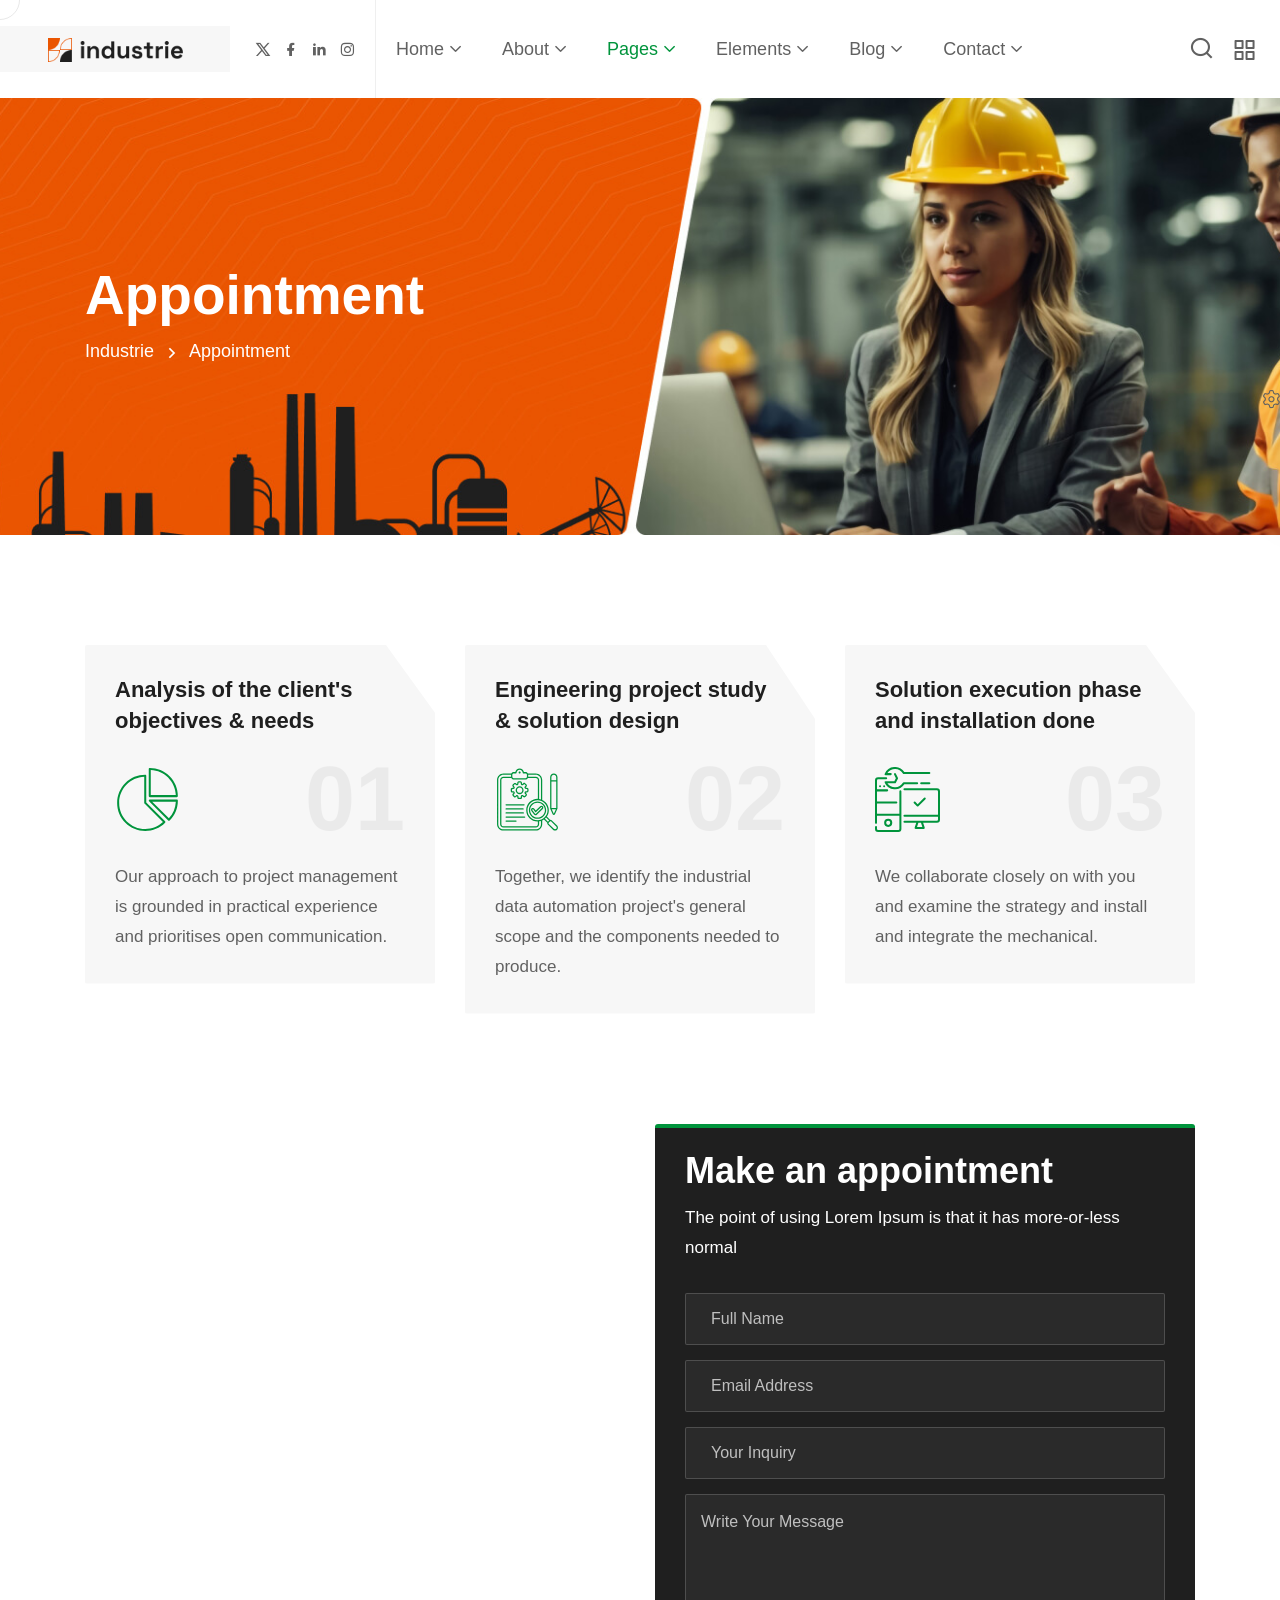
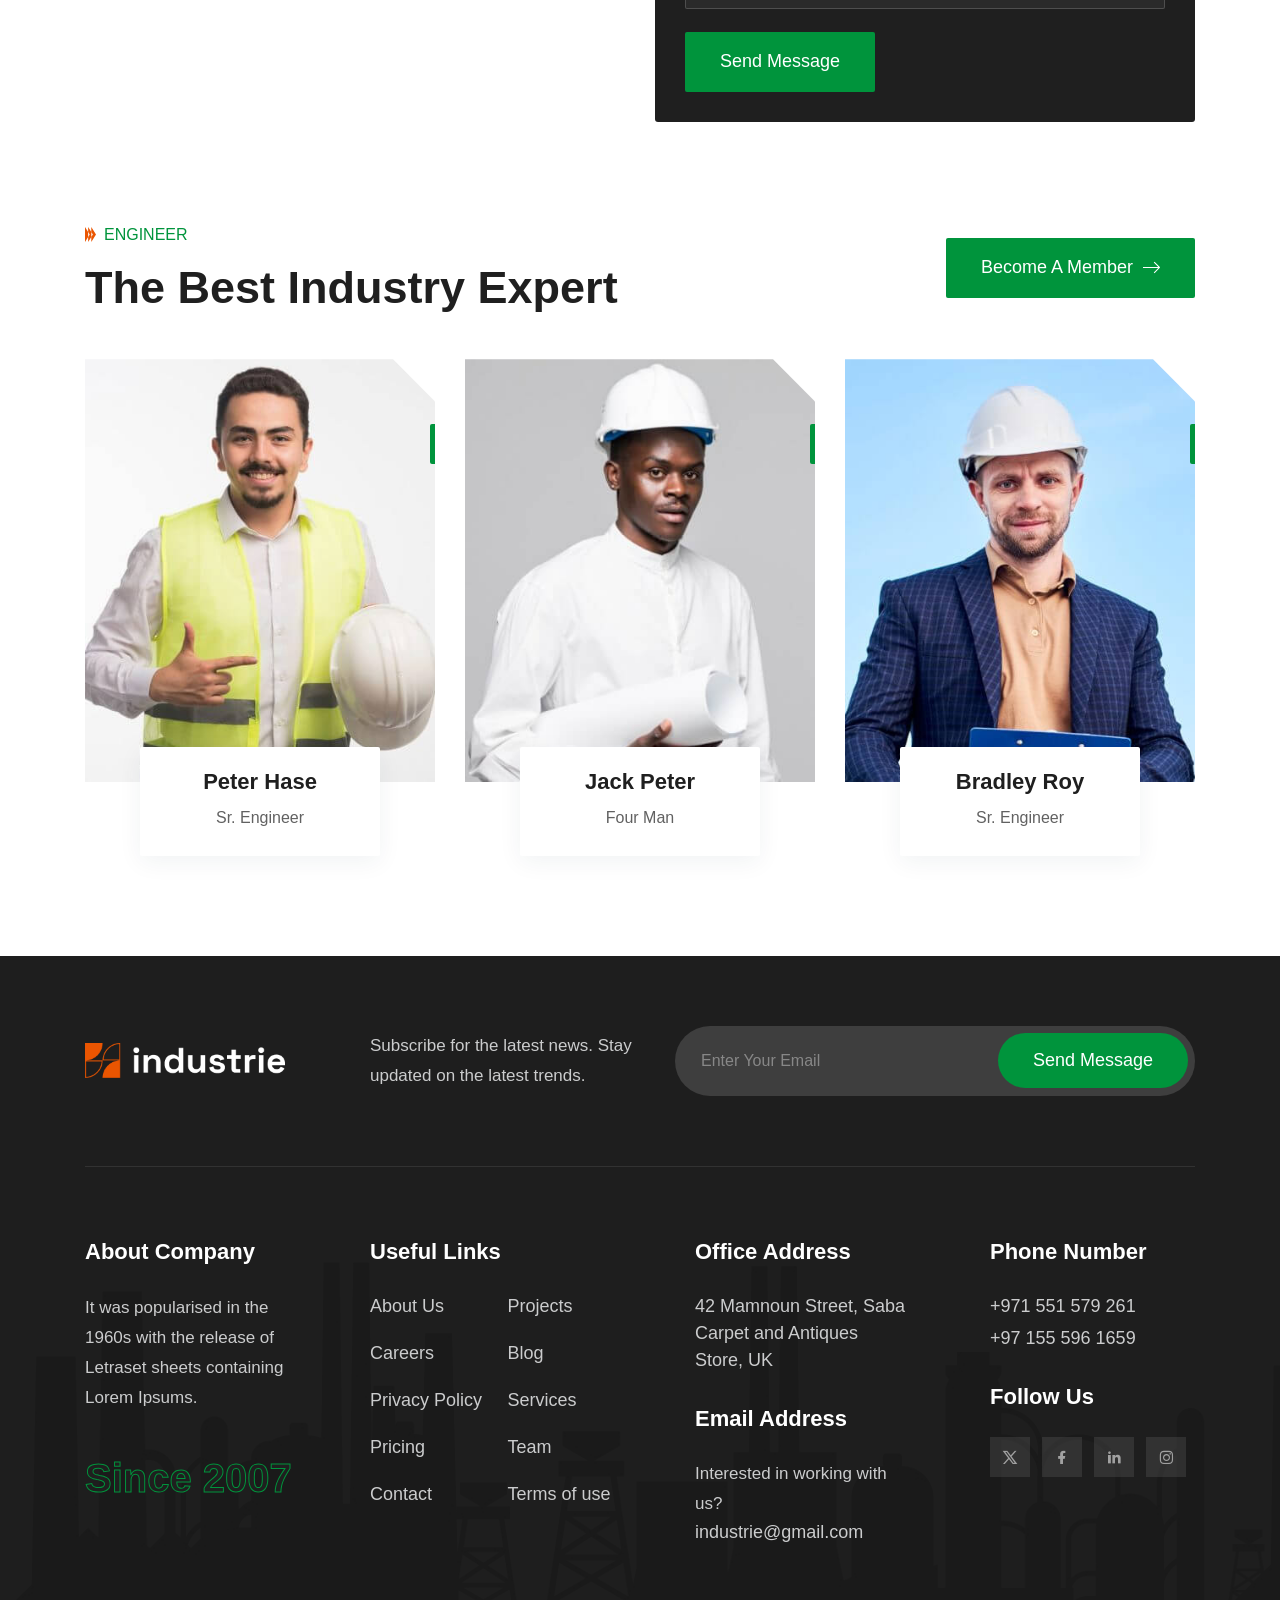
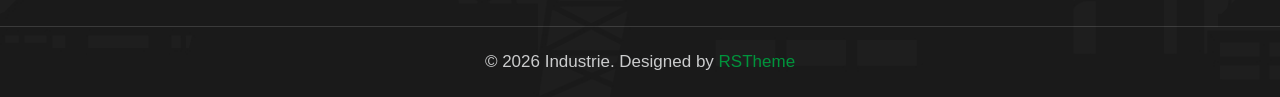
<file: appointment.html>
<!doctype html>
<html class="no-js" lang="zxx">


<!-- Mirrored from industrie.rstheme.com/html/appointment.html by HTTrack Website Copier/3.x [XR&CO'2014], Sat, 26 Apr 2025 08:28:08 GMT -->
<head>
    <meta charset="utf-8">
    <meta http-equiv="x-ua-compatible" content="ie=edge">
    <title>Appointment || HTML Template</title>
    <meta name="description" content="">
    <meta name="viewport" content="width=device-width, initial-scale=1">
    <!-- Place favicon.ico in the root directory -->
    <link rel="shortcut icon" type="image/x-icon" href="assets/images/favicon.png">
    <!-- CSS here -->
    <link rel="stylesheet" href="assets/css/vendor/bootstrap.min.css">
    <link rel="stylesheet" href="assets/css/vendor/animate.min.css">
    <link rel="stylesheet" href="assets/css/plugins/swiper.min.css">
    <link rel="stylesheet" href="assets/css/plugins/nice-select.css">
    <link rel="stylesheet" href="assets/css/plugins/nouislider.min.css">
    <link rel="stylesheet" href="assets/css/vendor/magnific-popup.css">
    <link rel="stylesheet" href="assets/css/vendor/odometer.min.css">
    <link rel="stylesheet" href="assets/css/vendor/fontawesome-pro.css">
    <link rel="stylesheet" href="assets/css/vendor/spacing.css">
    <link rel="stylesheet" href="assets/css/vendor/remixicon.css">
    <link rel="stylesheet" href="assets/css/main.css">
</head>

<body class="rs-smoother-yes rtl">

    <!-- preloader start -->
    <div id="pre-load">
        <div id="loader" class="loader">
            <div class="loader-container">
                <div class="loader-icon"><img src="assets/images/favicon.png" alt=""></div>
            </div>
        </div>
    </div>
    <!-- preloader end -->

    <!-- preloader start -->

    <div id="rs-mouse">
        <div id="cursor-ball"></div>
    </div>

    <!-- preloader end -->

    <!-- Header area start -->
    <header>
        <div class="rs-header-area rs-header-one" id="header-sticky">
            <div class="container-fluid g-0">
                <div class="rs-header-inner">
                    <div class="rs-header-left">
                        <div class="rs-header-logo-wrapper">
                            <div class="rs-header-logo">
                                <a href="index.html"><img src="assets/images/logo/logo-orange.png" alt="logo"></a>
                            </div>
                        </div>
                    </div>
                    <div class="rs-header-menu">
                        <div class="rs-theme-social has-transparent has-orange">
                            <a href="#"><i class="ri-twitter-x-line"></i></a>
                            <a href="#"><i class="ri-facebook-fill"></i></a>
                            <a href="#"><i class="ri-linkedin-fill"></i></a>
                            <a href="#"><i class="ri-instagram-line"></i></a>
                        </div>
                        <nav id="mobile-menu" class="main-menu">
                            <ul class="multipage-menu">
                                <li class="menu-item-has-children">
                                    <a href="#">Home</a>
                                    <ul class="submenu last-children">
                                        <li class="menu-item-has-children has-arrow">
                                            <a href="#">Multipages</a>
                                            <ul class="submenu">
                                                <li><a href="index.html">Industry</a></li>
                                                <li><a href="red-engineering.html">Red Engineering</a></li>
                                                <li><a href="blue-construction.html">Blue Construction</a></li>
                                                <li><a href="metallurgy.html">Metallurgy</a></li>
                                                <li><a href="orange-construction.html">Orange construction</a></li>
                                                <li><a href="laboratory.html">Laboratory</a></li>
                                                <li><a href="renewable-energy.html">Renewable Energy</a></li>
                                                <li><a href="oil-gas.html">Oil & Gas</a></li>
                                                <li><a href="factory.html">Factory</a></li>
                                                <li><a href="robotic.html">Robotic</a></li>
                                                <li><a href="architecture.html">Architecture</a></li>
                                                <li><a href="manufacturing.html">Manufacturing</a></li>
                                            </ul>
                                        </li>
                                        <li class="menu-item-has-children has-arrow">
                                            <a href="javascript:void(0)">Onepages</a>
                                            <ul class="submenu">
                                                <li><a href="industrie-one-page.html">Industrie Onepage</a></li>
                                                <li><a href="red-engineering-one-page.html">Engineering Onepage</a></li>
                                                <li><a href="blue-construction-one-page.html">Blue Construct Onepage</a></li>
                                                <li><a href="metallurgy-one-page.html">Metallurgy Onepage</a></li>
                                                <li><a href="orange-construction-one-page.html">Construction Onepage</a></li>
                                                <li><a href="laboratory-one-page.html">Laboratory Onepage</a></li>
                                                <li><a href="renewable-energy-one-page.html"> Energy Onepage</a></li>
                                                <li><a href="oil-gas-one-page.html">Oil Gas Onepage</a></li>
                                                <li><a href="factory-one-page.html">Factory Onepage</a></li>
                                                <li><a href="robotic-one-page.html">Robotic Onepage</a></li>
                                                <li><a href="architecture-one-page.html">Architecture Onepage</a></li>
                                                <li><a href="manufacturing-one-page.html">Manufacturing Onepage</a></li>
                                            </ul>
                                        </li>
                                    </ul>
                                </li>
                                <!-- about menu -->
                                <li class="menu-item-has-children">
                                    <a href="about.html">About</a>
                                    <ul class="submenu last-children">
                                        <li>
                                            <a href="about.html">About Us 01</a>
                                        </li>
                                        <li>
                                            <a href="about-two.html">About Us 02</a>
                                        </li>
                                    </ul>
                                </li>
                                <!-- page menu -->
                                <li class="menu-item-has-children">
                                    <a href="javascript:void(0)">Pages</a>
                                    <ul class="submenu last-children">
                                        <li class=" has-arrow">
                                            <a href="javascript:void(0)">Services</a>
                                            <ul class="submenu">
                                                <li><a href="services.html">Services</a></li>
                                                <li><a href="services-details.html">Services Details</a></li>
                                            </ul>
                                        </li>
                                        <li class=" has-arrow">
                                            <a href="javascript:void(0)">Team</a>
                                            <ul class="submenu">
                                                <li><a href="team.html">Team</a></li>
                                                <li><a href="team-details.html">Team Details</a></li>
                                            </ul>
                                        </li>
                                        <li class=" has-arrow">
                                            <a href="javascript:void(0)">Project</a>
                                            <ul class="submenu">
                                                <li><a href="portfolio.html">Project</a></li>
                                                <li><a href="portfolio-details.html">Project Details</a></li>
                                            </ul>
                                        </li>
                                        <li>
                                            <a href="pricing.html">Pricing Plan</a>
                                        </li>
                                        <li class=" has-arrow">
                                            <a href="shop.html">Shop</a>
                                            <ul class="submenu">
                                                <li><a href="shop.html">Product</a></li>
                                                <li><a href="shop-details.html">Product Details</a></li>
                                                <li><a href="checkout.html">Checkout</a></li>
                                                <li><a href="cart.html">Cart</a></li>
                                            </ul>
                                        </li>
                                        <li>
                                            <a href="faq.html">Faq</a>
                                        </li>
                                        <li>
                                            <a href="appointment.html">Appointment</a>
                                        </li>
                                    </ul>
                                </li>
                                <!-- elements menu -->
                                <li class="has-mega-menu menu-item-has-children">
                                    <a href="javascript:void(0)">Elements</a>
                                    <ul class="mega-menu mega-grid">
                                        <li>
                                            <a href="#" class="title">Elements Layout</a>
                                            <ul>
                                                <li><a href="elements-features.html">Features</a></li>
                                                <li><a href="elements-advance-tab.html">Advance Tab</a></li>
                                                <li><a href="elements-work-process.html">Work Process</a></li>
                                                <li><a href="elements-counter.html">Counter</a></li>
                                                <li><a href="elements-gsap.html">GSAP</a></li>
                                            </ul>
                                        </li>
                                        <li>
                                            <a href="#" class="title">Elements Layout</a>
                                            <ul>
                                                <li><a href="elements-services.html">Services Box</a></li>
                                                <li><a href="elements-team.html">Team</a></li>
                                                <li><a href="elements-pricing.html">Pricing</a></li>
                                                <li><a href="elements-portfolio.html">Project</a></li>
                                                <li><a href="#">Coming Soon</a></li>
                                            </ul>
                                        </li>
                                        <li>
                                            <a href="#" class="title">Elements Layout</a>
                                            <ul>
                                                <li><a href="elements-services-tab.html">Services Tab</a></li>
                                                <li><a href="elements-testimonial.html">Testimonials</a></li>
                                                <li><a href="elements-brand.html">Partner Logo</a></li>
                                                <li><a href="elements-blog.html">Blog</a></li>
                                                <li><a href="#">Coming Soon</a></li>
                                            </ul>
                                        </li>
                                    </ul>
                                </li>

                                <li class="menu-item-has-children">
                                    <a href="javascript:void(0)">Blog</a>
                                    <ul class="submenu last-children">
                                        <li>
                                            <a href="blog.html">Blog</a>
                                        </li>
                                        <li>
                                            <a href="blog-details.html">Blog Details</a>
                                        </li>
                                    </ul>
                                </li>
                                <li class="menu-item-has-children">
                                    <a href="contact.html">Contact</a>
                                    <ul class="submenu last-children">
                                        <li>
                                            <a href="contact.html">Contact 01</a>
                                        </li>
                                        <li>
                                            <a href="contact-two.html">Contact 02</a>
                                        </li>
                                    </ul>
                                </li>
                            </ul>
                        </nav>
                    </div>
                    <div class="rs-header-right">
                        <!-- search area start -->
                        <div class="rs-header-search-wrapper">
                            <div class="rs-header-search-icon">
                                <i class="ri-close-fill has-close"></i>
                                <i class="ri-search-line has-search"></i>
                            </div>
                            <form class="rs-header-search-inner rs-stickys-form" action="#">
                                <div class="rs-header-search">
                                    <input type="text" placeholder="Searching...">
                                    <button type="submit"><i class="ri-search-line"></i></button>
                                </div>
                            </form>
                        </div>
                        <!-- search area end -->
                        <div class="rs-header-btn">
                            <a class="rs-btn has-theme-orange has-icon has-bg" href="contact.html">Get In Touch
                                <span class="icon-box">
                                <svg class="icon-first" xmlns="http://www.w3.org/2000/svg" viewBox="0 0 32 32">
                                    <path
                                        d="M31.71,15.29l-10-10L20.29,6.71,28.59,15H0v2H28.59l-8.29,8.29,1.41,1.41,10-10A1,1,0,0,0,31.71,15.29Z">
                                    </path>
                                </svg>
                                <svg class="icon-second" xmlns="http://www.w3.org/2000/svg" viewBox="0 0 32 32">
                                    <path
                                        d="M31.71,15.29l-10-10L20.29,6.71,28.59,15H0v2H28.59l-8.29,8.29,1.41,1.41,10-10A1,1,0,0,0,31.71,15.29Z">
                                    </path>
                                </svg>
                            </span>
                            </a>
                        </div>
                        <div class="rs-header-hamburger">
                            <div class="sidebar-toggle">
                                <a class="bar-icon" href="javascript:void(0)">
                                    <svg xmlns="http://www.w3.org/2000/svg" width="21" height="20" viewBox="0 0 21 20" fill="none">
                                        <path d="M8.55566 11H1.55566C1.29045 11 1.03609 11.1054 0.848557 11.2929C0.661021 11.4804 0.555664 11.7348 0.555664 12V19C0.555664 19.2652 0.661021 19.5196 0.848557 19.7071C1.03609 19.8946 1.29045 20 1.55566 20H8.55566C8.82088 20 9.07523 19.8946 9.26277 19.7071C9.45031 19.5196 9.55566 19.2652 9.55566 19V12C9.55566 11.7348 9.45031 11.4804 9.26277 11.2929C9.07523 11.1054 8.82088 11 8.55566 11ZM7.55566 18H2.55566V13H7.55566V18ZM19.5557 0H12.5557C12.2904 0 12.0361 0.105357 11.8486 0.292893C11.661 0.48043 11.5557 0.734784 11.5557 1V8C11.5557 8.26522 11.661 8.51957 11.8486 8.70711C12.0361 8.89464 12.2904 9 12.5557 9H19.5557C19.8209 9 20.0752 8.89464 20.2628 8.70711C20.4503 8.51957 20.5557 8.26522 20.5557 8V1C20.5557 0.734784 20.4503 0.48043 20.2628 0.292893C20.0752 0.105357 19.8209 0 19.5557 0ZM18.5557 7H13.5557V2H18.5557V7ZM19.5557 11H12.5557C12.2904 11 12.0361 11.1054 11.8486 11.2929C11.661 11.4804 11.5557 11.7348 11.5557 12V19C11.5557 19.2652 11.661 19.5196 11.8486 19.7071C12.0361 19.8946 12.2904 20 12.5557 20H19.5557C19.8209 20 20.0752 19.8946 20.2628 19.7071C20.4503 19.5196 20.5557 19.2652 20.5557 19V12C20.5557 11.7348 20.4503 11.4804 20.2628 11.2929C20.0752 11.1054 19.8209 11 19.5557 11ZM18.5557 18H13.5557V13H18.5557V18ZM8.55566 0H1.55566C1.29045 0 1.03609 0.105357 0.848557 0.292893C0.661021 0.48043 0.555664 0.734784 0.555664 1V8C0.555664 8.26522 0.661021 8.51957 0.848557 8.70711C1.03609 8.89464 1.29045 9 1.55566 9H8.55566C8.82088 9 9.07523 8.89464 9.26277 8.70711C9.45031 8.51957 9.55566 8.26522 9.55566 8V1C9.55566 0.734784 9.45031 0.48043 9.26277 0.292893C9.07523 0.105357 8.82088 0 8.55566 0ZM7.55566 7H2.55566V2H7.55566V7Z" fill="#616161"></path>
                                    </svg>
                                </a>
                            </div>
                        </div>
                    </div>
                </div>
            </div>
        </div>
    </header>
    <!-- Header area end -->

    <!-- Offcanvas area start -->
    <div class="fix">
        <div class="offcanvas-area" data-lenis-prevent>
            <div class="offcanvas-wrapper">
                <div class="offcanvas-content">
                    <div class="offcanvas-top d-flex justify-content-between align-items-center mb-20">
                        <div class="offcanvas-logo">
                            <a class="logo-black" href="index.html"><img src="assets/images/logo/logo-orange.png" alt="logo"></a>
                        </div>
                        <div class="offcanvas-close">
                            <button class="offcanvas-close-icon animation--flip">
                                <span class="offcanvas-m-lines">
                                <span class="offcanvas-m-line line--1"></span><span
                                    class="offcanvas-m-line line--2"></span><span
                                    class="offcanvas-m-line line--3"></span>
                                </span>
                            </button>
                        </div>
                    </div>
                    <div class="offcanvas-about mb-30 d-none d-sm-block">
                        <p> Industrie is a modern factory website. specifically designed for who need construction,
                            firms, oil, architecture and any other small business.
                        </p>
                    </div>
                    <div class="offcanvas-gallery d-none d-sm-block">
                        <div class="offcanvas-gallery-thumb-wrapper">
                            <div class="offcanvas-popup-thumb">
                                <a class="popup-image" href="assets/images/gallery/gallery-thumb-01.png">
                                    <img src="assets/images/gallery/gallery-thumb-01.png" alt="image">
                                </a>
                            </div>
                            <div class="offcanvas-popup-thumb">
                                <a class="popup-image" href="assets/images/gallery/gallery-thumb-02.png">
                                    <img src="assets/images/gallery/gallery-thumb-02.png" alt="image">
                                </a>
                            </div>
                            <div class="offcanvas-popup-thumb">
                                <a class="popup-image" href="assets/images/gallery/gallery-thumb-03.png">
                                    <img src="assets/images/gallery/gallery-thumb-03.png" alt="image">
                                </a>
                            </div>
                            <div class="offcanvas-popup-thumb">
                                <a class="popup-image" href="assets/images/gallery/gallery-thumb-04.png">
                                    <img src="assets/images/gallery/gallery-thumb-04.png" alt="image">
                                </a>
                            </div>
                            <div class="offcanvas-popup-thumb">
                                <a class="popup-image" href="assets/images/gallery/gallery-thumb-05.png">
                                    <img src="assets/images/gallery/gallery-thumb-05.png" alt="image">
                                </a>
                            </div>
                            <div class="offcanvas-popup-thumb">
                                <a class="popup-image" href="assets/images/gallery/gallery-thumb-01.png">
                                    <img src="assets/images/gallery/gallery-thumb-01.png" alt="image">
                                </a>
                            </div>
                        </div>
                    </div>
                    <div class="mobile-menu">
                        <div class="rs-offcanvas-menu mb-25">
                            <nav></nav>
                        </div>
                    </div>
                    <div class="offcanvas-contact mb-30">
                        <h4 class="offcanvas-title-meta">Contact Info</h4>
                        <ul>
                            <li class="d-flex align-items-center gap-15">
                                <div class="offcanvas-contact-icon">
                                    <svg xmlns="http://www.w3.org/2000/svg" width="14" height="18" viewBox="0 0 14 18" fill="none">
                                        <path d="M11.8768 9.68475C11.3059 10.835 10.5331 11.9818 9.74128 13.0109C8.95198 14.0368 8.15999 14.9249 7.5643 15.5572C7.48514 15.6412 7.40956 15.7206 7.33802 15.7951C7.26648 15.7206 7.1909 15.6412 7.11174 15.5572C6.51605 14.9249 5.72406 14.0368 4.93476 13.0109C4.14299 11.9818 3.37019 10.835 2.79925 9.68475C2.22242 8.52266 1.89032 7.43373 1.89032 6.5C1.89032 3.50846 4.32934 1.08333 7.33802 1.08333C10.3467 1.08333 12.7857 3.50846 12.7857 6.5C12.7857 7.43373 12.4536 8.52266 11.8768 9.68475ZM7.33802 17.3333C7.33802 17.3333 13.8753 11.1732 13.8753 6.5C13.8753 2.91015 10.9484 0 7.33802 0C3.7276 0 0.800781 2.91015 0.800781 6.5C0.800781 11.1732 7.33802 17.3333 7.33802 17.3333Z" fill="#6D6D6D"></path>
                                        <path d="M7.33802 8.66667C6.13455 8.66667 5.15894 7.69662 5.15894 6.5C5.15894 5.30338 6.13455 4.33333 7.33802 4.33333C8.54149 4.33333 9.5171 5.30338 9.5171 6.5C9.5171 7.69662 8.54149 8.66667 7.33802 8.66667ZM7.33802 9.75C9.14323 9.75 10.6066 8.29492 10.6066 6.5C10.6066 4.70507 9.14323 3.25 7.33802 3.25C5.53281 3.25 4.0694 4.70507 4.0694 6.5C4.0694 8.29492 5.53281 9.75 7.33802 9.75Z" fill="#6D6D6D"></path>
                                    </svg>
                                </div>
                                <div class="offcanvas-contact-text">
                                    <a href="#"> 2096 New Market, New Road <br>
                                    North Carolina, USA </a>
                                </div>
                            </li>
                            <li class="d-flex align-items-center gap-15">
                                <div class="offcanvas-contact-icon">
                                    <svg xmlns="http://www.w3.org/2000/svg" width="16" height="16" viewBox="0 0 16 16" fill="none">
                                        <path d="M3.65387 1.32849C3.40343 1.00649 2.92745 0.976861 2.639 1.26531L1.60508 2.29923C1.1216 2.78271 0.94387 3.46766 1.1551 4.06847C2.00338 6.48124 3.39215 8.74671 5.32272 10.6773C7.25329 12.6078 9.51876 13.9966 11.9315 14.8449C12.5323 15.0561 13.2173 14.8784 13.7008 14.3949L14.7347 13.361C15.0231 13.0726 14.9935 12.5966 14.6715 12.3461L12.3653 10.5524C12.2008 10.4245 11.9866 10.3793 11.7845 10.4298L9.59541 10.9771C9.00082 11.1257 8.37183 10.9515 7.93845 10.5181L5.48187 8.06155C5.04849 7.62817 4.87427 6.99919 5.02292 6.40459L5.57019 4.21553C5.62073 4.01336 5.57552 3.79918 5.44758 3.63468L3.65387 1.32849ZM1.88477 0.511076C2.62689 -0.231039 3.8515 -0.154797 4.49583 0.673634L6.28954 2.97983C6.6187 3.40304 6.73502 3.95409 6.60498 4.47423L6.05772 6.66329C5.99994 6.8944 6.06766 7.13888 6.2361 7.30732L8.69268 9.7639C8.86113 9.93235 9.1056 10.0001 9.33671 9.94229L11.5258 9.39502C12.0459 9.26499 12.597 9.3813 13.0202 9.71047L15.3264 11.5042C16.1548 12.1485 16.231 13.3731 15.4889 14.1152L14.455 15.1492C13.7153 15.8889 12.6089 16.2137 11.5778 15.8512C9.01754 14.9511 6.61438 13.4774 4.56849 11.4315C2.5226 9.38562 1.04895 6.98246 0.148838 4.42225C-0.213682 3.39112 0.11113 2.28472 0.85085 1.545L1.88477 0.511076Z" fill="#6D6D6D"></path>
                                        <path d="M11 0.5C11 0.223858 11.2239 0 11.5 0H15.5C15.7761 0 16 0.223858 16 0.5V4.5C16 4.77614 15.7761 5 15.5 5C15.2239 5 15 4.77614 15 4.5V1.70711L10.8536 5.85355C10.6583 6.04882 10.3417 6.04882 10.1464 5.85355C9.95118 5.65829 9.95118 5.34171 10.1464 5.14645L14.2929 1H11.5C11.2239 1 11 0.776142 11 0.5Z" fill="#6D6D6D"></path>
                                    </svg>
                                </div>
                                <div class="offcanvas-contact-text">
                                    <a href="tel:+12346691234"> +123-4669-1234 </a>
                                </div>
                            </li>
                            <li class="d-flex align-items-center gap-15">
                                <div class="offcanvas-contact-icon">
                                    <svg xmlns="http://www.w3.org/2000/svg" width="16" height="16" viewBox="0 0 16 16" fill="none">
                                        <path d="M2 2C0.895431 2 0 2.89543 0 4V12L2.58386e-05 12.0103C0.00555998 13.1101 0.898859 14 2 14H7.5C7.77614 14 8 13.7761 8 13.5C8 13.2239 7.77614 13 7.5 13H2C1.53715 13 1.14774 12.6855 1.03376 12.2586L6.67417 8.7876L8 9.5831L15 5.3831V8.5C15 8.77614 15.2239 9 15.5 9C15.7761 9 16 8.77614 16 8.5V4C16 2.89543 15.1046 2 14 2H2ZM5.70808 8.20794L1 11.1052V5.3831L5.70808 8.20794ZM1 4.2169V4C1 3.44772 1.44772 3 2 3H14C14.5523 3 15 3.44772 15 4V4.2169L8 8.4169L1 4.2169Z" fill="#6D6D6D"></path>
                                        <path d="M14.2467 14.2686C15.2567 14.2686 15.8339 13.4116 15.8339 12.2442V12.0344C15.8339 10.4297 14.6402 9 12.5197 9H12.4847C10.421 9 9 10.3598 9 12.4322V12.6465C9 14.8195 10.4385 16 12.3579 16H12.4016C12.9963 16 13.4204 15.9257 13.639 15.8251V15.0949C13.3941 15.2042 12.9656 15.2742 12.4585 15.2742H12.4147C11.0812 15.2742 9.84385 14.4872 9.84385 12.6202V12.4628C9.84385 10.8057 10.9019 9.73891 12.4847 9.73891H12.524C14.0587 9.73891 15.0075 10.7883 15.0075 12.065V12.183C15.0075 13.158 14.6839 13.5734 14.3691 13.5734C14.1374 13.5734 13.9582 13.4247 13.9582 13.1537V10.9631H13.0531V11.5315H13.0225C12.9394 11.2342 12.6552 10.9019 12.0693 10.9019C11.2911 10.9019 10.8101 11.4572 10.8101 12.3011V12.8301C10.8101 13.722 11.2998 14.2642 12.0693 14.2642C12.5415 14.2642 12.9656 14.0369 13.0837 13.6215H13.1274C13.2455 14.0412 13.7439 14.2686 14.2467 14.2686ZM11.7939 12.6814V12.4541C11.7939 11.9076 12.0212 11.6627 12.3666 11.6627C12.664 11.6627 12.9394 11.8551 12.9394 12.371V12.7383C12.9394 13.3111 12.6858 13.4816 12.3754 13.4816C12.0212 13.4816 11.7939 13.2673 11.7939 12.6814Z" fill="#6D6D6D"></path>
                                    </svg>
                                </div>
                                <div class="offcanvas-contact-text">
                                    <a href="mailto:info@gmail.com">info@gmail.com</a>
                                </div>
                            </li>
                        </ul>
                    </div>
                    <div class="offcanvas-social">
                        <h4 class="offcanvas-title-meta">Subscribe & Follow</h4>
                        <ul>
                            <li><a href="#"><i class="fab fa-facebook-f"></i></a></li>
                            <li><a href="#"><i class="fab fa-twitter"></i></a></li>
                            <li><a href="#"><i class="fab fa-youtube"></i></a></li>
                            <li><a href="#"><i class="fab fa-linkedin"></i></a></li>
                        </ul>
                    </div>
                </div>
            </div>
        </div>
    </div>
    <div class="offcanvas-overlay"></div>
    <div class="offcanvas-overlay-white"></div>
    <!-- Offcanvas area start -->

    <!-- Body main wrapper start -->
    <main>

        <!-- breadcrumb area start -->
        <section class="rs-breadcrumb-area rs-breadcrumb-one p-relative">
            <div class="rs-breadcrumb-bg" data-background="assets/images/bg/breadcrumb-bg-01.png"></div>
            <div class="container">
                <div class="row">
                    <div class="col-xxl-6 col-xl-8 col-lg-8">
                        <div class="rs-breadcrumb-content-wrapper">
                            <div class="rs-breadcrumb-title-wrapper">
                                <h1 class="rs-breadcrumb-title">Appointment</h1>
                            </div>
                            <div class="rs-breadcrumb-menu">
                                <nav>
                                    <ul>
                                        <li><span><a href="index.html">Industrie</a></span></li>
                                        <li><span>Appointment</span></li>
                                    </ul>
                                </nav>
                            </div>
                        </div>
                    </div>
                </div>
            </div>
        </section>
        <!-- breadcrumb area end -->

        <!-- work step area start -->
        <section class="rs-work-step-area rs-work-step-one section-space has-different-style">
            <div class="container">
                <div class="rs-work-step-wrapper">
                    <div class="row g-5 process-counts">
                        <div class="col-xl-4 col-lg-4 col-md-6">
                            <div class="rs-work-step-item wow fadeInUp" data-wow-delay=".3s" data-wow-duration="1s">
                                <h5 class="rs-work-step-title">Analysis of the client's objectives & needs</h5>
                                <div class="rs-work-step-icon">
                                    <svg xmlns="http://www.w3.org/2000/svg" height="512" viewBox="0 0 512 512" width="512">
                                        <path d="m246.222 279.354v-210.019c0-4.418-3.582-8-8-8-59.12 0-114.701 23.022-156.505 64.827s-64.827 97.386-64.827 156.506 23.023 114.701 64.827 156.505 97.385 64.827 156.505 64.827 114.702-23.023 156.505-64.827c3.124-3.124 3.124-8.189 0-11.313zm-8 208.646c-113.221 0-205.333-92.112-205.333-205.333 0-110.54 87.808-200.958 197.333-205.179v205.179c0 2.122.843 4.157 2.343 5.657l145.084 145.084c-38.055 35.266-87.255 54.592-139.427 54.592zm248.889-231.111h-213.333c-3.236 0-6.153 1.949-7.391 4.938s-.554 6.43 1.734 8.718l150.849 150.85c1.562 1.562 3.609 2.343 5.657 2.343s4.095-.781 5.657-2.343c41.804-41.804 64.827-97.385 64.827-156.505 0-4.419-3.582-8.001-8-8.001zm-62.591 147.428-131.428-131.428h185.867c-1.872 49.188-20.982 95.324-54.439 131.428zm-150.742-166.984h213.333c4.418 0 8-3.582 8-8 0-59.12-23.022-114.702-64.827-156.506s-97.386-64.827-156.506-64.827c-4.418 0-8 3.582-8 8v213.333c0 4.418 3.582 8 8 8zm8-213.179c106.868 4.118 193.061 90.311 197.179 197.179h-197.179z">
                                        </path>
                                    </svg>
                                </div>
                                <div class="rs-work-step-descrip">
                                    <p> Our approach to project management is grounded in practical experience and prioritises
                                        open
                                        communication. </p>
                                </div>
                            </div>
                        </div>
                        <div class="col-xl-4 col-lg-4 col-md-6">
                            <div class="rs-work-step-item wow fadeInUp" data-wow-delay=".5s" data-wow-duration="1s">
                                <h5 class="rs-work-step-title">Engineering project study &amp; solution design</h5>
                                <div class="rs-work-step-icon">
                                    <svg xmlns="http://www.w3.org/2000/svg" viewBox="0 0 512 512">
                                        <path clip-rule="evenodd" d="m193.99 213.76c17.27 0 31.32-14.05 31.32-31.32s-14.05-31.32-31.32-31.32-31.32 14.05-31.32 31.32 14.05 31.32 31.32 31.32zm0-52.64c11.75 0 21.32 9.56 21.32 21.32 0 11.75-9.56 21.32-21.32 21.32s-21.32-9.56-21.32-21.32c.01-11.75 9.57-21.32 21.32-21.32zm-49.53 2.36-9.43.88c-5.82.54-10.3 4.98-10.9 10.79-.52 5.03-.5 10.12.06 15.15.65 5.81 5.17 10.21 10.99 10.71l9.44.8c.69.06 1.02.49 1.16.84s.23.88-.22 1.42l-6.05 7.28c-3.73 4.5-3.76 10.8-.08 15.34 3.19 3.93 6.81 7.52 10.77 10.68 4.56 3.64 10.87 3.56 15.33-.21l7.24-6.1c.53-.45 1.06-.37 1.41-.23s.78.46.85 1.16l.88 9.43c.54 5.82 4.98 10.3 10.79 10.9 2.42.25 4.86.38 7.3.38 2.62 0 5.24-.15 7.85-.43 5.81-.65 10.21-5.17 10.71-10.99l.8-9.44c.06-.7.49-1.02.84-1.16s.88-.23 1.42.22l7.29 6.05c4.5 3.73 10.8 3.77 15.34.08 3.93-3.19 7.52-6.81 10.68-10.77 3.64-4.56 3.56-10.87-.21-15.33l-6.1-7.24c-.45-.53-.37-1.06-.23-1.41s.46-.78 1.16-.85l9.43-.88c5.82-.54 10.3-4.98 10.9-10.79.52-5.03.5-10.12-.06-15.15-.65-5.81-5.17-10.21-10.99-10.71l-9.44-.8c-.7-.06-1.02-.49-1.16-.84-.15-.35-.23-.88.22-1.42l6.05-7.29c3.73-4.5 3.77-10.8.08-15.34-3.19-3.93-6.81-7.52-10.77-10.68-4.56-3.64-10.87-3.56-15.33.21l-7.24 6.1c-.53.45-1.06.38-1.41.23-.35-.14-.78-.46-.85-1.16l-.88-9.43c-.54-5.82-4.98-10.3-10.79-10.9-5.03-.52-10.12-.5-15.15.06-5.81.65-10.21 5.17-10.7 10.99l-.8 9.44c-.06.7-.49 1.02-.84 1.16-.35.15-.88.23-1.42-.22l-7.29-6.05c-4.5-3.73-10.8-3.76-15.34-.08-3.93 3.19-7.52 6.81-10.68 10.77-3.64 4.57-3.56 10.87.21 15.33l6.1 7.24c.45.53.37 1.06.23 1.41-.15.35-.47.78-1.17.85zm8.57-8.71-6.1-7.24c-.66-.78-.67-1.85-.04-2.65 2.71-3.39 5.79-6.5 9.17-9.24.8-.65 1.86-.64 2.65.01l7.29 6.05c3.28 2.72 7.75 3.39 11.67 1.75s6.58-5.3 6.94-9.54l.8-9.44c.09-1.02.83-1.78 1.85-1.9 4.32-.48 8.7-.5 13.01-.05 1.02.11 1.77.86 1.86 1.88l.88 9.43c.39 4.24 3.08 7.87 7.01 9.48s8.4.9 11.65-1.84l7.23-6.1c.78-.66 1.85-.68 2.65-.04 3.4 2.71 6.5 5.79 9.24 9.17.65.79.64 1.86-.02 2.65l-6.05 7.29c-2.72 3.28-3.39 7.75-1.75 11.67s5.3 6.58 9.54 6.94l9.44.8c1.02.09 1.78.83 1.9 1.85.48 4.32.5 8.7.05 13.01-.11 1.02-.86 1.77-1.88 1.86l-9.43.88c-4.24.39-7.87 3.08-9.48 7.01s-.91 8.4 1.84 11.65l6.1 7.24c.66.78.67 1.85.04 2.65-2.71 3.4-5.79 6.5-9.17 9.24-.8.65-1.86.64-2.65-.01l-7.29-6.05c-3.28-2.72-7.75-3.39-11.67-1.75s-6.58 5.3-6.94 9.54l-.8 9.44c-.09 1.02-.83 1.78-1.85 1.9-4.32.48-8.7.5-13.01.05-1.02-.11-1.77-.86-1.86-1.88l-.88-9.43c-.39-4.24-3.08-7.87-7.01-9.48-1.4-.57-2.86-.85-4.31-.85-2.64 0-5.24.92-7.34 2.69l-7.23 6.1c-.78.66-1.85.68-2.65.04-3.4-2.71-6.5-5.79-9.24-9.17-.65-.8-.64-1.86.01-2.65l6.05-7.29c2.72-3.28 3.39-7.75 1.75-11.67s-5.3-6.58-9.54-6.94l-9.44-.8c-1.02-.09-1.78-.83-1.9-1.85-.48-4.32-.5-8.7-.05-13.01.11-1.02.86-1.77 1.88-1.86l9.43-.88c4.24-.39 7.87-3.08 9.48-7.02 1.62-3.92.92-8.39-1.83-11.64zm336.24 306.92-41.1-41.1c-2.71-2.71-6.33-4.21-10.18-4.21-1.04 0-2.06.12-3.05.33l-26.5-26.5c9.81-14.3 15.56-31.6 15.56-50.22 0-35.88-21.35-66.87-52.01-80.94v-156.48c0-27.92-22.71-50.63-50.63-50.63h-61.83c-3.22-6.9-10.2-11.7-18.3-11.7h-13.36c-2.43-16.52-16.7-29.24-33.88-29.24s-31.45 12.72-33.88 29.24h-13.36c-8.1 0-15.08 4.8-18.3 11.7h-61.82c-27.92 0-50.63 22.71-50.63 50.63v347.8c0 27.92 22.71 50.63 50.63 50.63h254.73c27.92 0 50.63-22.71 50.63-50.63v-29.43c4.64-2.13 9.06-4.64 13.23-7.5l26.51 26.51c-1 4.62.29 9.64 3.87 13.23l41.1 41.1c4.49 4.49 10.39 6.74 16.29 6.74s11.8-2.25 16.29-6.74c4.34-4.34 6.73-10.12 6.73-16.29s-2.4-11.96-6.74-16.3zm-75.27-121.7c0 43.56-35.44 79-79 79s-79-35.44-79-79 35.44-79 79-79 79 35.44 79 79zm-52.02-237.42v152.62c-4.62-1.47-9.41-2.58-14.32-3.28v-149.34c0-14.51-11.8-26.31-26.31-26.31h-59.93v-14.32h59.93c22.41 0 40.63 18.22 40.63 40.63zm-225.43-42.13c0-5.62 4.58-10.2 10.2-10.2h17.99c2.76 0 5-2.24 5-5 0-13.37 10.88-24.24 24.24-24.24 13.37 0 24.24 10.88 24.24 24.24 0 2.76 2.24 5 5 5h17.99c5.62 0 10.2 4.58 10.2 10.2v17.32c0 5.62-4.58 10.2-10.2 10.2h-94.47c-5.62 0-10.2-4.58-10.2-10.2v-17.32zm10.2 37.52h94.47c8.1 0 15.08-4.8 18.3-11.7h61.83c8.99 0 16.31 7.32 16.31 16.31v148.47c-.89-.03-1.77-.04-2.67-.04-49.07 0-89 39.92-89 89s39.92 89 89 89c.89 0 1.78-.02 2.67-.04v21.42c0 8.99-7.32 16.31-16.31 16.31h-254.72c-8.99 0-16.31-7.32-16.31-16.31v-347.8c0-8.99 7.32-16.31 16.31-16.31h61.83c3.21 6.89 10.19 11.69 18.29 11.69zm215.23 352.41c0 22.4-18.23 40.63-40.63 40.63h-254.72c-22.4 0-40.63-18.23-40.63-40.63v-347.8c0-22.4 18.23-40.63 40.63-40.63h59.93v14.32h-59.93c-14.51 0-26.31 11.8-26.31 26.31v347.8c0 14.51 11.8 26.31 26.31 26.31h254.73c14.51 0 26.31-11.8 26.31-26.31v-22.28c4.91-.7 9.7-1.81 14.32-3.28v25.56zm40.3-52.18 23.97 23.97-9.08 9.08-23.97-23.97c3.24-2.8 6.27-5.84 9.08-9.08zm79.92 89.01c-5.08 5.08-13.35 5.08-18.43 0l-41.1-41.1c-1.71-1.71-1.71-4.5 0-6.22l12.22-12.22c.86-.86 1.98-1.29 3.11-1.29s2.25.43 3.11 1.29l41.1 41.1c2.45 2.45 3.8 5.72 3.8 9.22-.01 3.5-1.36 6.77-3.81 9.22zm-215.29-147.21c0 37.54 30.54 68.09 68.09 68.09s68.09-30.54 68.09-68.09c0-37.54-30.54-68.09-68.09-68.09s-68.09 30.55-68.09 68.09zm126.18 0c0 32.03-26.06 58.09-58.09 58.09s-58.09-26.06-58.09-58.09 26.06-58.09 58.09-58.09 58.09 26.06 58.09 58.09zm-83.3-11.61c-2.34-3.08-5.74-5.07-9.57-5.59s-7.64.47-10.72 2.81-5.07 5.74-5.59 9.57c-.53 3.83.47 7.64 2.81 10.72l21.19 27.9c2.51 3.3 6.31 5.38 10.45 5.69.37.03.73.04 1.1.04 3.75 0 7.38-1.46 10.09-4.09l46.5-45.1c2.78-2.7 4.33-6.32 4.39-10.19.05-3.87-1.4-7.53-4.1-10.31s-6.32-4.33-10.19-4.39c-3.85-.03-7.53 1.4-10.3 4.1l-34.75 33.7zm53.01-11.67c.86-.84 2.02-1.31 3.2-1.27 1.2.02 2.32.5 3.16 1.36s1.29 2 1.27 3.2-.5 2.32-1.36 3.16l-46.49 45.09c-.94.91-2.18 1.35-3.47 1.25-1.3-.1-2.45-.73-3.24-1.77l-21.19-27.9c-.72-.95-1.03-2.13-.87-3.31.16-1.19.78-2.24 1.73-2.96s2.13-1.04 3.32-.87c1.19.16 2.24.78 2.96 1.73l14.71 19.36c.87 1.14 2.18 1.85 3.6 1.96s2.83-.4 3.86-1.4zm-280.3-18.54c0-2.76 2.24-5 5-5h141.42c2.76 0 5 2.24 5 5s-2.24 5-5 5h-141.42c-2.77 0-5-2.24-5-5zm88.16 127.85c0 2.76-2.24 5-5 5h-78.16c-2.76 0-5-2.24-5-5s2.24-5 5-5h78.16c2.76 0 5 2.23 5 5zm68.16-31.97c0 2.76-2.24 5-5 5h-146.32c-2.76 0-5-2.24-5-5s2.24-5 5-5h146.32c2.76 0 5 2.24 5 5zm-156.32-31.96c0-2.76 2.24-5 5-5h135.66c2.76 0 5 2.24 5 5s-2.24 5-5 5h-135.66c-2.77 0-5-2.23-5-5zm0-31.96c0-2.76 2.24-5 5-5h133.94c2.76 0 5 2.24 5 5s-2.24 5-5 5h-133.94c-2.77 0-5-2.24-5-5zm371.68 42.39c1.63 3.65 5.13 5.92 9.13 5.92s7.49-2.27 9.13-5.92l19.37-43.29c.29-.64.44-1.34.44-2.04v-246.32c0-15.95-12.98-28.93-28.93-28.93s-28.93 12.98-28.93 28.93v246.32c0 .7.15 1.4.44 2.04zm9.13-4.09-16.22-36.25h32.44zm-18.93-46.24v-207.46h37.87v207.46zm18.93-260.25c10.44 0 18.93 8.49 18.93 18.93v23.86h-37.87v-23.86c.01-10.44 8.5-18.93 18.94-18.93zm-277.42-19.08c0-4.48 3.63-8.11 8.11-8.11s8.11 3.63 8.11 8.11-3.63 8.11-8.11 8.11c-4.49 0-8.11-3.63-8.11-8.11z" fill-rule="evenodd"></path>
                                    </svg>
                                </div>
                                <div class="rs-work-step-descrip">
                                    <p> Together, we identify the industrial data automation project's general scope and the
                                        components needed to produce. </p>
                                </div>
                            </div>
                        </div>
                        <div class="col-xl-4 col-lg-4 col-md-6">
                            <div class="rs-work-step-item wow fadeInUp" data-wow-delay=".7s" data-wow-duration="1s">
                                <h5 class="rs-work-step-title">Solution execution phase and installation done</h5>
                                <div class="rs-work-step-icon">
                                    <svg xmlns="http://www.w3.org/2000/svg" viewBox="0 0 64 64">
                                        <g data-name="23 Computer repair" id="_23_Computer_repair">
                                            <g>
                                                <path d="M25,23a1,1,0,0,0-1,1V46H2V36H21a1,1,0,0,0,0-2H2V24H12a1,1,0,0,0,0-2H2V13a1,1,0,0,1,1-1h8a1,1,0,0,0,0-2H3a3,3,0,0,0-3,3V55a1,1,0,0,0,2,0V48H24V61a1,1,0,0,1-1,1H3a1,1,0,0,1-1-1V59a1,1,0,0,0-2,0v2a3,3,0,0,0,3,3H23a3,3,0,0,0,3-3V24A1,1,0,0,0,25,23Z">
                                                </path>
                                                <path d="M61,21H29a1,1,0,0,0,0,2H61a1,1,0,0,1,1,1V47H29a1,1,0,0,0,0,2H62v3a1,1,0,0,1-1,1H29a1,1,0,0,0,0,2H40.613l-1.561,4.684A1,1,0,0,0,40,61h8a1,1,0,0,0,.948-1.316L47.387,55H61a3,3,0,0,0,3-3V24A3,3,0,0,0,61,21ZM46.612,59H41.388l1.332-4h2.56Z">
                                                </path>
                                                <circle cx="5" cy="19" r="1"></circle>
                                                <circle cx="9" cy="19" r="1"></circle>
                                                <path d="M17,55a4,4,0,1,0-4,4A4,4,0,0,0,17,55Zm-6,0a2,2,0,1,1,2,2A2,2,0,0,1,11,55Z">
                                                </path>
                                                <path d="M10.5,8h5a1,1,0,0,0,0-2H12.183a8.988,8.988,0,0,1,15.265.5,1,1,0,0,0,.865.5H53.5a1,1,0,0,0,0-2H28.872A10.989,10.989,0,0,0,9.584,6.6,1,1,0,0,0,10.5,8Z">
                                                </path>
                                                <path d="M41.5,17a1,1,0,0,0,0-2H28.313a1,1,0,0,0-.865.5,8.989,8.989,0,0,1-15.266.5h7.48a1,1,0,0,0,.895-.553l2-4a1,1,0,0,0,0-.894l-2-4a1,1,0,1,0-1.789.894L20.544,11l-1.5,3H10.5a1,1,0,0,0-.917,1.4A10.99,10.99,0,0,0,28.872,17Z">
                                                </path>
                                                <path d="M53.5,15h-8a1,1,0,0,0,0,2h8a1,1,0,0,0,0-2Z"></path>
                                                <path d="M42,39a1,1,0,0,0,.707-.293l7-7a1,1,0,0,0-1.414-1.414L42,36.586l-2.293-2.293a1,1,0,0,0-1.414,1.414l3,3A1,1,0,0,0,42,39Z">
                                                </path>
                                            </g>
                                        </g>
                                    </svg>
                                </div>
                                <div class="rs-work-step-descrip">
                                    <p> We collaborate closely on with you and examine the strategy and install and integrate the
                                        mechanical. </p>
                                </div>
                            </div>
                        </div>
                    </div>
                </div>
            </div>
        </section>
        <!-- work step area end -->

        <!-- contact area start -->
        <section class="rs-contact-area section-space-bottom rs-contact-three">
            <div class="container">
                <div class="row g-5">
                    <div class="col-xl-6 col-lg-6">
                        <div class="rs-contact-thumb rs-image scroll_reveal reveal_left reveal-active">
                            <img decoding="async" src="assets/images/contact/contact-thumb-01.png" alt="image">
                        </div>
                    </div>
                    <div class="col-xl-6 col-lg-6">
                        <div class="rs-contact-form rs-contact-one has-black">
                            <h3 class="rs-contact-form-title mb-10">Make an appointment</h3>
                            <p class="descrip">The point of using Lorem Ipsum is that it has more-or-less normal</p>
                            <form id="contact-form" action="https://industrie.rstheme.com/html/assets/mailer.php" method="POST">
                                <div class="row g-4">
                                    <div class="col-md-12">
                                        <div class="rs-contact-input">
                                            <input id="name" name="name" type="text" placeholder="Full Name">
                                        </div>
                                    </div>
                                    <div class="col-md-12">
                                        <div class="rs-contact-input">
                                            <input id="email" name="email" type="email" placeholder="Email Address">
                                        </div>
                                    </div>
                                    <div class="col-md-12">
                                        <div class="rs-contact-input">
                                            <input id="info" name="name" type="text" placeholder="Your Inquiry">
                                        </div>
                                    </div>
                                    <div class="col-md-12">
                                        <div class="rs-contact-input">
                                            <textarea id="message" name="message" placeholder="Write Your Message"></textarea>
                                        </div>
                                    </div>
                                    <div class="col-md-12">
                                        <div class="rs-contact-btn">
                                            <button type="submit" class="rs-btn has-theme-orange">Send Message</button>
                                        </div>
                                    </div>
                                </div>
                            </form>
                            <div id="form-messages"></div>
                        </div>
                    </div>
                </div>
            </div>
        </section>
        <!-- contact area end -->

        <!-- team area start -->
        <section class="rs-team-area section-space-bottom rs-team-one">
            <div class="container">
                <div class="row  g-5 section-title-space align-items-center">
                    <div class="col-xl-7 col-lg-7">
                        <div class="rs-section-title-wrapper">
                            <span class="rs-section-subtitle has-theme-orange justify-content-start">
                        <svg xmlns="http://www.w3.org/2000/svg" width="11" height="15" viewBox="0 0 11 15" fill="none">
                           <path d="M3.14286 10L0 15L8.78104e-07 0L3.14286 5V10Z" fill="#EA5501"></path>
                           <path fill-rule="evenodd" clip-rule="evenodd"
                              d="M6.28571 10L3.14286 15L3.14286 10L4.71428 7.5L3.14286 5L3.14286 0L6.28571 5L6.28571 10ZM6.28571 10L7.85714 7.5L6.28571 5V0L11 7.5L6.28571 15V10Z"
                              fill="#EA5501"></path>
                        </svg>
                        Engineer
                     </span>
                            <h2 class="rs-section-title">The Best Industry Expert</h2>
                        </div>
                    </div>
                    <div class="col-xl-5 col-lg-5">
                        <div class="rs-team-btn d-flex justify-content-lg-end">
                            <a class="rs-btn has-theme-orange has-icon has-bg" href="team.html">Become a Member
                                <span class="icon-box">
                           <svg class="icon-first" xmlns="http://www.w3.org/2000/svg" viewBox="0 0 32 32">
                              <path
                                 d="M31.71,15.29l-10-10L20.29,6.71,28.59,15H0v2H28.59l-8.29,8.29,1.41,1.41,10-10A1,1,0,0,0,31.71,15.29Z">
                              </path>
                           </svg>
                           <svg class="icon-second" xmlns="http://www.w3.org/2000/svg" viewBox="0 0 32 32">
                              <path
                                 d="M31.71,15.29l-10-10L20.29,6.71,28.59,15H0v2H28.59l-8.29,8.29,1.41,1.41,10-10A1,1,0,0,0,31.71,15.29Z">
                              </path>
                           </svg>
                        </span>
                            </a>
                        </div>
                    </div>
                </div>
                <div class="row g-5">
                    <div class="col-xl-4 col-lg-4 col-md-6">
                        <div class="rs-team-item wow fadeInUp" data-wow-delay=".3s" data-wow-duration="1s">
                            <div class="rs-team-thumb has-clip">
                                <a href="team-details.html"><img src="assets/images/team/team-thumb-01.png" alt="image"></a>
                                <div class="rs-theme-social rs-team-social has-transparent">
                                    <a href="#"><i class="ri-twitter-x-line"></i></a>
                                    <a href="#"><i class="ri-facebook-fill"></i></a>
                                    <a href="#"><i class="ri-linkedin-fill"></i></a>
                                </div>
                            </div>
                            <div class="rs-team-content-wrapper">
                                <div class="rs-team-content-box">
                                    <h5 class="rs-team-title"><a href="team-details.html">Peter Hase</a></h5>
                                    <span class="rs-team-designation">Sr. Engineer</span>
                                </div>
                            </div>
                        </div>
                    </div>
                    <div class="col-xl-4 col-lg-4 col-md-6">
                        <div class="rs-team-item wow fadeInUp" data-wow-delay=".5s" data-wow-duration="1s">
                            <div class="rs-team-thumb has-clip">
                                <a href="team-details.html"> <img src="assets/images/team/team-thumb-02.png" alt="image"></a>
                                <div class="rs-theme-social rs-team-social has-transparent">
                                    <a href="#"><i class="ri-twitter-x-line"></i></a>
                                    <a href="#"><i class="ri-facebook-fill"></i></a>
                                    <a href="#"><i class="ri-linkedin-fill"></i></a>
                                </div>
                            </div>
                            <div class="rs-team-content-wrapper">
                                <div class="rs-team-content-box">
                                    <h5 class="rs-team-title"><a href="team-details.html">Jack Peter</a></h5>
                                    <span class="rs-team-designation">Four Man</span>
                                </div>
                            </div>
                        </div>
                    </div>
                    <div class="col-xl-4 col-lg-4 col-md-6">
                        <div class="rs-team-item wow fadeInUp" data-wow-delay=".7s" data-wow-duration="1s">
                            <div class="rs-team-thumb has-clip">
                                <a href="team-details.html"><img src="assets/images/team/team-thumb-03.png" alt="image"></a>
                                <div class="rs-theme-social rs-team-social has-transparent">
                                    <a href="#"><i class="ri-twitter-x-line"></i></a>
                                    <a href="#"><i class="ri-facebook-fill"></i></a>
                                    <a href="#"><i class="ri-linkedin-fill"></i></a>
                                </div>
                            </div>
                            <div class="rs-team-content-wrapper">
                                <div class="rs-team-content-box">
                                    <h5 class="rs-team-title"><a href="team-details.html">Bradley Roy</a></h5>
                                    <span class="rs-team-designation">Sr. Engineer</span>
                                </div>
                            </div>
                        </div>
                    </div>
                </div>
            </div>
        </section>
        <!-- team area end -->


    </main>
    <!-- Body main wrapper end -->

    <div class="rs-footer-bg-thumb-wrapper has-theme-orange">
        <div class="rs-footer-bg-thumb" data-background="assets/images/bg/footer-bg-02.png"></div>

        <!-- subscribe area start -->
        <div class="rs-subscribe-area rs-subscribe-one has-theme-orange">
            <div class="container">
                <div class="rs-subscribe-wrapper">
                    <div class="row g-5 align-items-center">
                        <div class="col-xl-3 col-lg-3">
                            <div class="rs-subscribe-logo">
                                <img src="assets/images/logo/logo-orange-white.png" alt="image">
                            </div>
                        </div>
                        <div class="col-xl-9 col-lg-9">
                            <div class="rs-subscribe-content">
                                <div class="rs-subscribe-text">
                                    <p>
                                        Subscribe for the latest news. Stay updated on the latest trends.
                                    </p>
                                </div>
                                <div class="rs-subscribe-input">
                                    <input name="name" type="text" placeholder="Enter Your Email">
                                    <button type="submit" class="rs-btn has-theme-orange">Send Message</button>
                                </div>
                            </div>
                        </div>
                    </div>
                </div>
            </div>
        </div>
        <!-- subscribe area end -->

        <!-- Body main wrapper end -->

        <!-- footer area start -->
        <footer>
            <div class="rs-footer-area rs-footer-two has-theme-orange">
                <div class="container">
                    <div class="rs-footer-top">
                        <div class="row g-5">
                            <div class="col-xxl-3 col-xl-3 col-lg-3 col-md-4 col-sm-6">
                                <div class="rs-footer-widget footer-2-col-1">
                                    <h5 class="rs-footer-widget-title">About Company</h5>
                                    <div class="rs-footer-widget-content">
                                        <p class="rs-footer-widget-description">
                                            It was popularised in the 1960s with the release of Letraset sheets containing Lorem
                                            Ipsums.
                                        </p>
                                        <div class="rs-footer-widget-stroke-text">
                                            <h3 class="rs-footer-stroke-text has-theme-orange">Since 2007</h3>
                                        </div>
                                    </div>
                                </div>
                            </div>
                            <div class="col-xxl-3 col-xl-3 col-lg-3 col-md-4 col-sm-6">
                                <div class="rs-footer-widget footer-2-col-2">
                                    <h5 class="rs-footer-widget-title">Useful Links</h5>
                                    <div class="rs-footer-widget-content">
                                        <div class="rs-footer-widget-links has-theme-orange">
                                            <ul>
                                                <li> <a href="#">About Us</a> </li>
                                                <li><a href="#">Projects</a></li>
                                                <li><a href="#">Careers</a></li>
                                                <li><a href="#">Blog</a></li>
                                                <li><a href="#">Privacy Policy</a></li>
                                                <li><a href="#">Services</a></li>
                                                <li><a href="#">Pricing</a></li>
                                                <li><a href="#">Team</a></li>
                                                <li><a href="#">Contact</a></li>
                                                <li><a href="#">Terms of use</a></li>
                                            </ul>
                                        </div>
                                    </div>
                                </div>
                            </div>
                            <div class="col-xxl-3 col-xl-3 col-lg-3 col-md-4 col-sm-6">
                                <div class="rs-footer-widget footer-2-col-3">
                                    <h5 class="rs-footer-widget-title">Office Address</h5>
                                    <div class="rs-footer-widget-content">
                                        <div class="rs-footer-widget-meta">
                                            <div class="rs-footer-widget-address">
                                                <a target="_blank" href="https://www.google.com/maps">42 Mamnoun Street, Saba Carpet
                                                    and Antiques Store, UK</a>
                                            </div>
                                            <h5 class="rs-footer-widget-title">Email Address</h5>
                                            <p> Interested in working with us?</p>
                                            <div class="rs-footer-widget-email">
                                                <a href="mailto:industrie@gmail.com">industrie@gmail.com</a>
                                            </div>
                                        </div>
                                    </div>
                                </div>
                            </div>
                            <div class="col-xxl-3 col-xl-3 col-lg-3 col-md-4 col-sm-6">
                                <div class="rs-footer-widget footer-2-col-4">
                                    <h5 class="rs-footer-widget-title">Phone Number</h5>
                                    <div class="rs-footer-widget-content">
                                        <div class="rs-footer-widget-contact-info">
                                            <div class="rs-footer-widget-number">
                                                <span>
                                       <a href="tel:971551579261">+971 551 579 261</a>
                                    </span>
                                                <span>
                                       <a href="tel:971551579261">+97 155 596 1659</a>
                                    </span>
                                            </div>
                                        </div>
                                        <h5 class="rs-footer-widget-title">Follow Us</h5>
                                        <div class="rs-footer-widget-social">
                                            <div class="rs-theme-social has-theme-orange">
                                                <a href="#"><i class="ri-twitter-x-line"></i></a>
                                                <a href="#"><i class="ri-facebook-fill"></i></a>
                                                <a href="#"><i class="ri-linkedin-fill"></i></a>
                                                <a href="#"><i class="ri-instagram-line"></i></a>
                                            </div>
                                        </div>
                                    </div>
                                </div>
                            </div>
                        </div>
                    </div>
                </div>
                <div class="rs-footer-copyright-area rs-copyright-one">
                    <div class="container">
                        <div class="row justify-content-center">
                            <div class="col-xl-12">
                                <div class="rs-footer-copyright has-theme-orange text-center">
                                    <p class="underline">© <span id="year">2025</span> Industrie. Designed by <a href="https://rstheme.com/">RSTheme</a></p>
                                </div>
                            </div>
                        </div>
                    </div>
                </div>
            </div>
        </footer>
        <!-- footer area end -->

    </div>


    <!-- back to top -->
    <!-- Backtotop start -->
    <div class="backtotop-wrap cursor-pointer">
        <svg class="backtotop-circle svg-content" width="100%" height="100%" viewBox="-1 -1 102 102">
            <path d="M50,1 a49,49 0 0,1 0,98 a49,49 0 0,1 0,-98" />
        </svg>
    </div>
    <!-- Backtotop end -->

    <!-- JS here -->
    <script src="assets/js/vendor/jquery-3.7.1.min.js"></script>
    <script src="assets/js/plugins/waypoints.min.js"></script>
    <script src="assets/js/vendor/bootstrap.bundle.min.js"></script>
    <script src="assets/js/plugins/meanmenu.min.js"></script>
    <script src="assets/js/plugins/swiper.min.js"></script>
    <script src="assets/js/plugins/wow.min.js"></script>
    <script src="assets/js/vendor/magnific-popup.min.js"></script>
    <script src="assets/js/vendor/isotope.pkgd.min.js"></script>
    <script src="assets/js/vendor/imagesloaded.pkgd.min.js"></script>
    <script src="assets/js/plugins/nice-select.min.js"></script>
    <script src="assets/js/plugins/jarallax.min.js"></script>
    <script src="assets/js/vendor/ajax-form.js"></script>
    <script src="assets/js/plugins/easypie.js"></script>
    <script src="assets/js/plugins/headding-title.js"></script>
    <script src="assets/js/plugins/lenis.min.js"></script>
    <script src="assets/js/plugins/gsap.min.js"></script>
    <script src="assets/js/plugins/rs-anim-int.js"></script>
    <script src="assets/js/plugins/rs-scroll-trigger.min.js"></script>
    <script src="assets/js/plugins/rs-splitText.min.js"></script>
    <script src="assets/js/plugins/jquery.lettering.js"></script>
    <script src="assets/js/plugins/parallax-effect.min.js"></script>
    <script src="assets/js/plugins/jquery.appear.min.js"></script>
    <script src="assets/js/plugins/marquee.min.js"></script>
    <script src="assets/js/plugins/chart.umd.min.js"></script>
    <script src="assets/js/plugins/nouislider.min.js"></script>
    <script src="assets/js/vendor/purecounter.js"></script>
    <script src="assets/js/vendor/odometer.min.js"></script>
    <script src="assets/js/main.js"></script>
</body>


<!-- Mirrored from industrie.rstheme.com/html/appointment.html by HTTrack Website Copier/3.x [XR&CO'2014], Sat, 26 Apr 2025 08:28:08 GMT -->
</html>
</file>
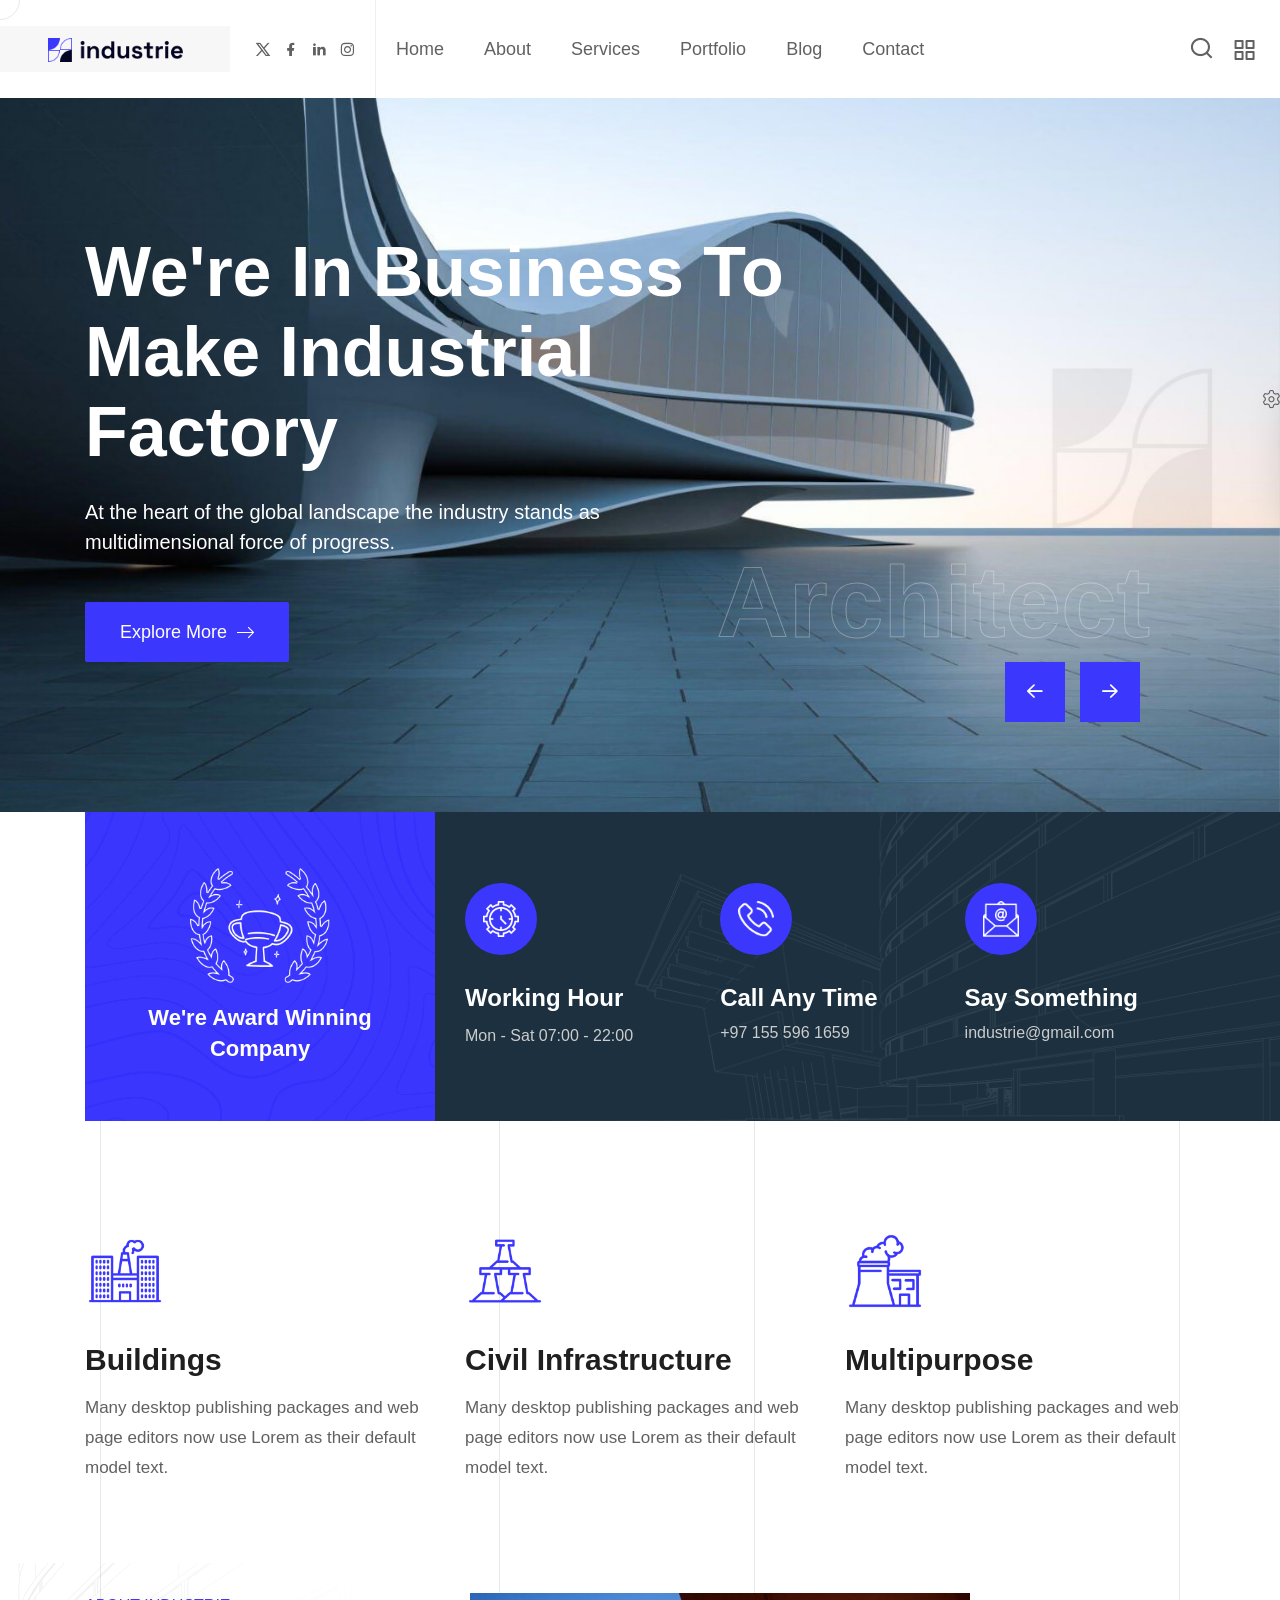
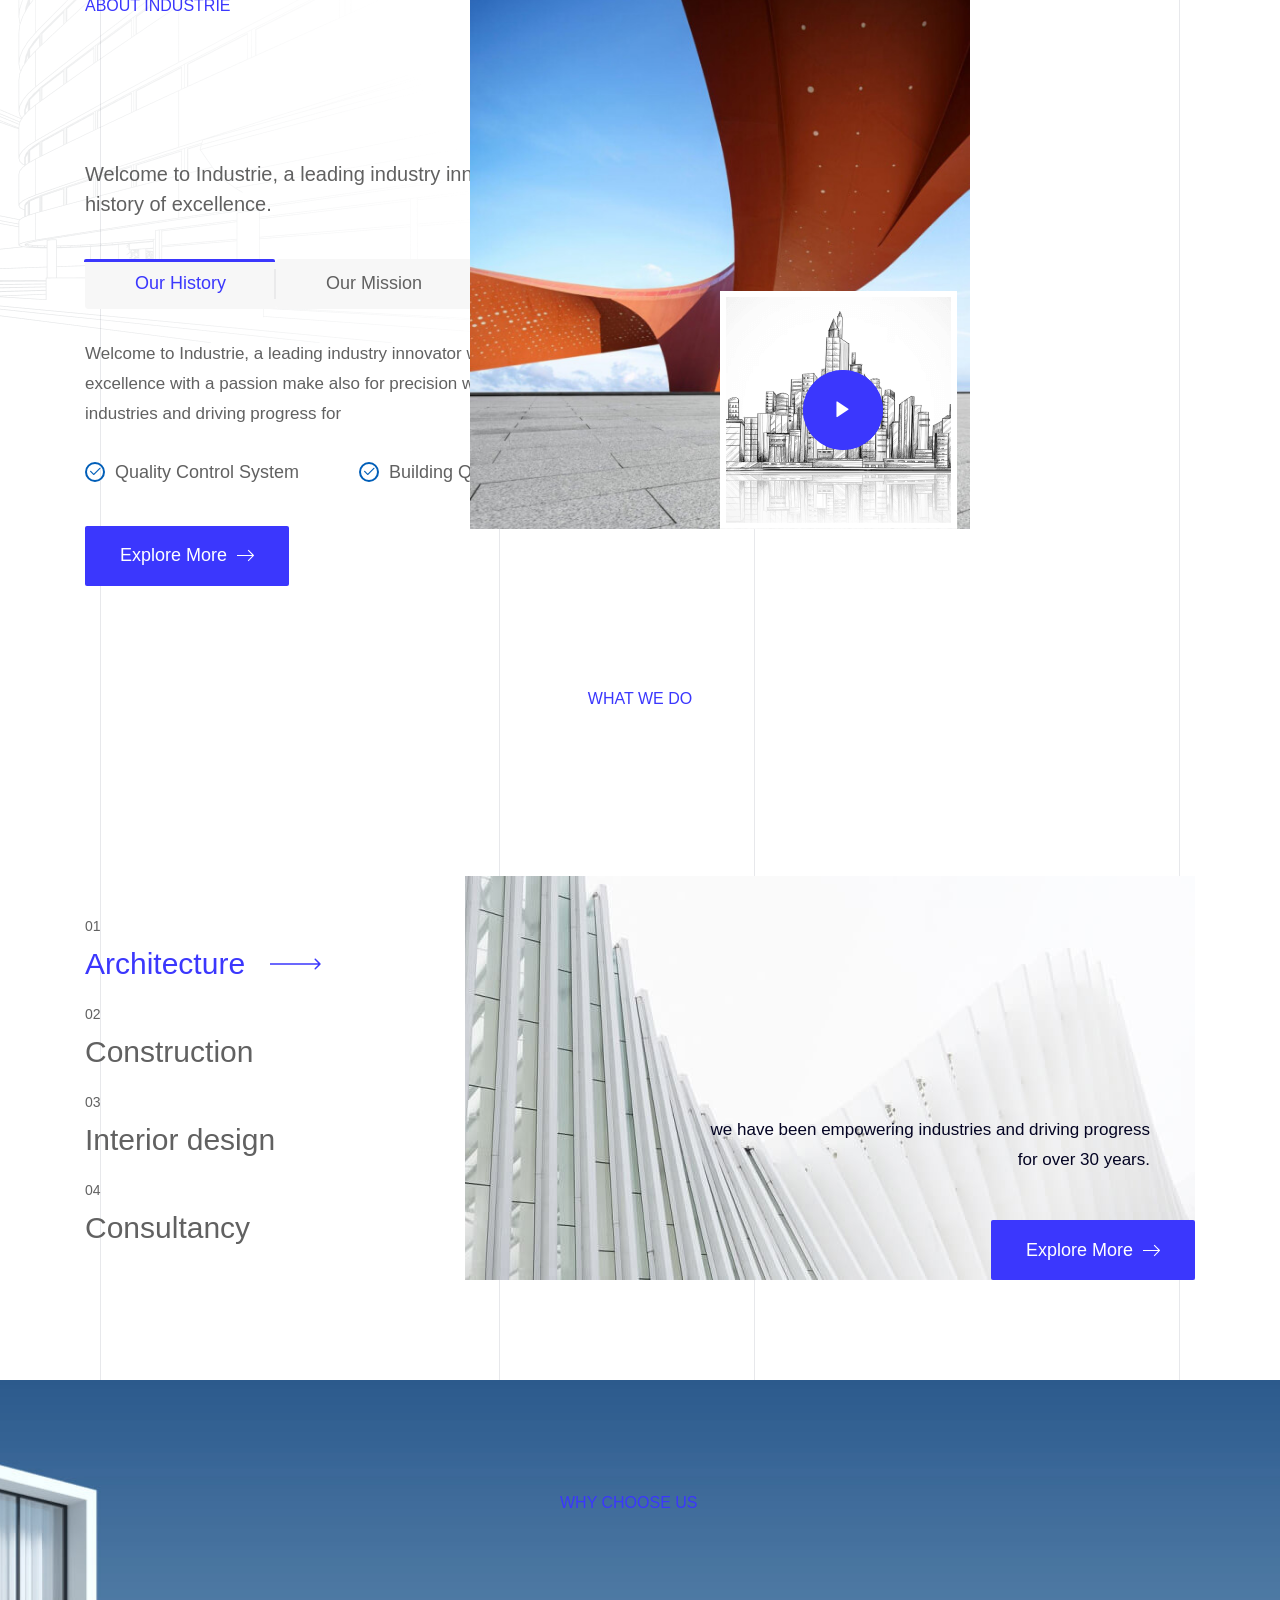
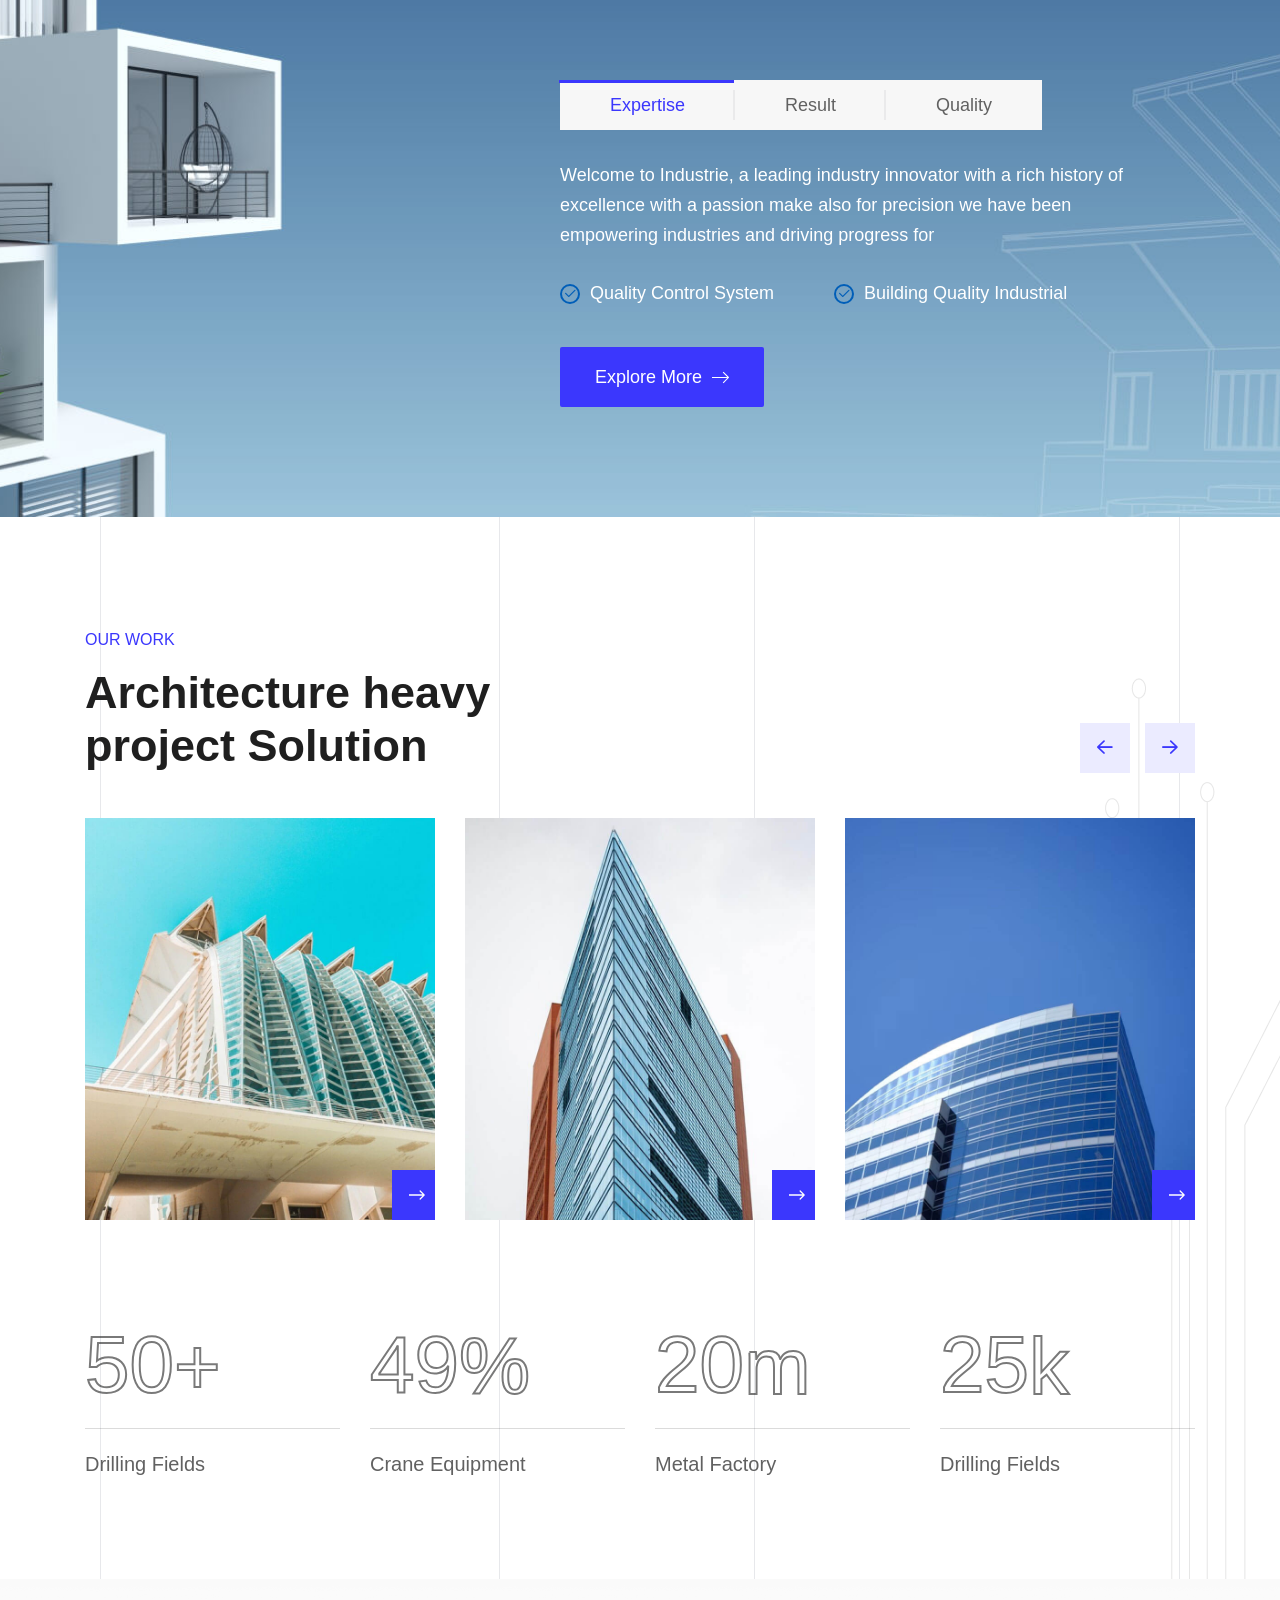
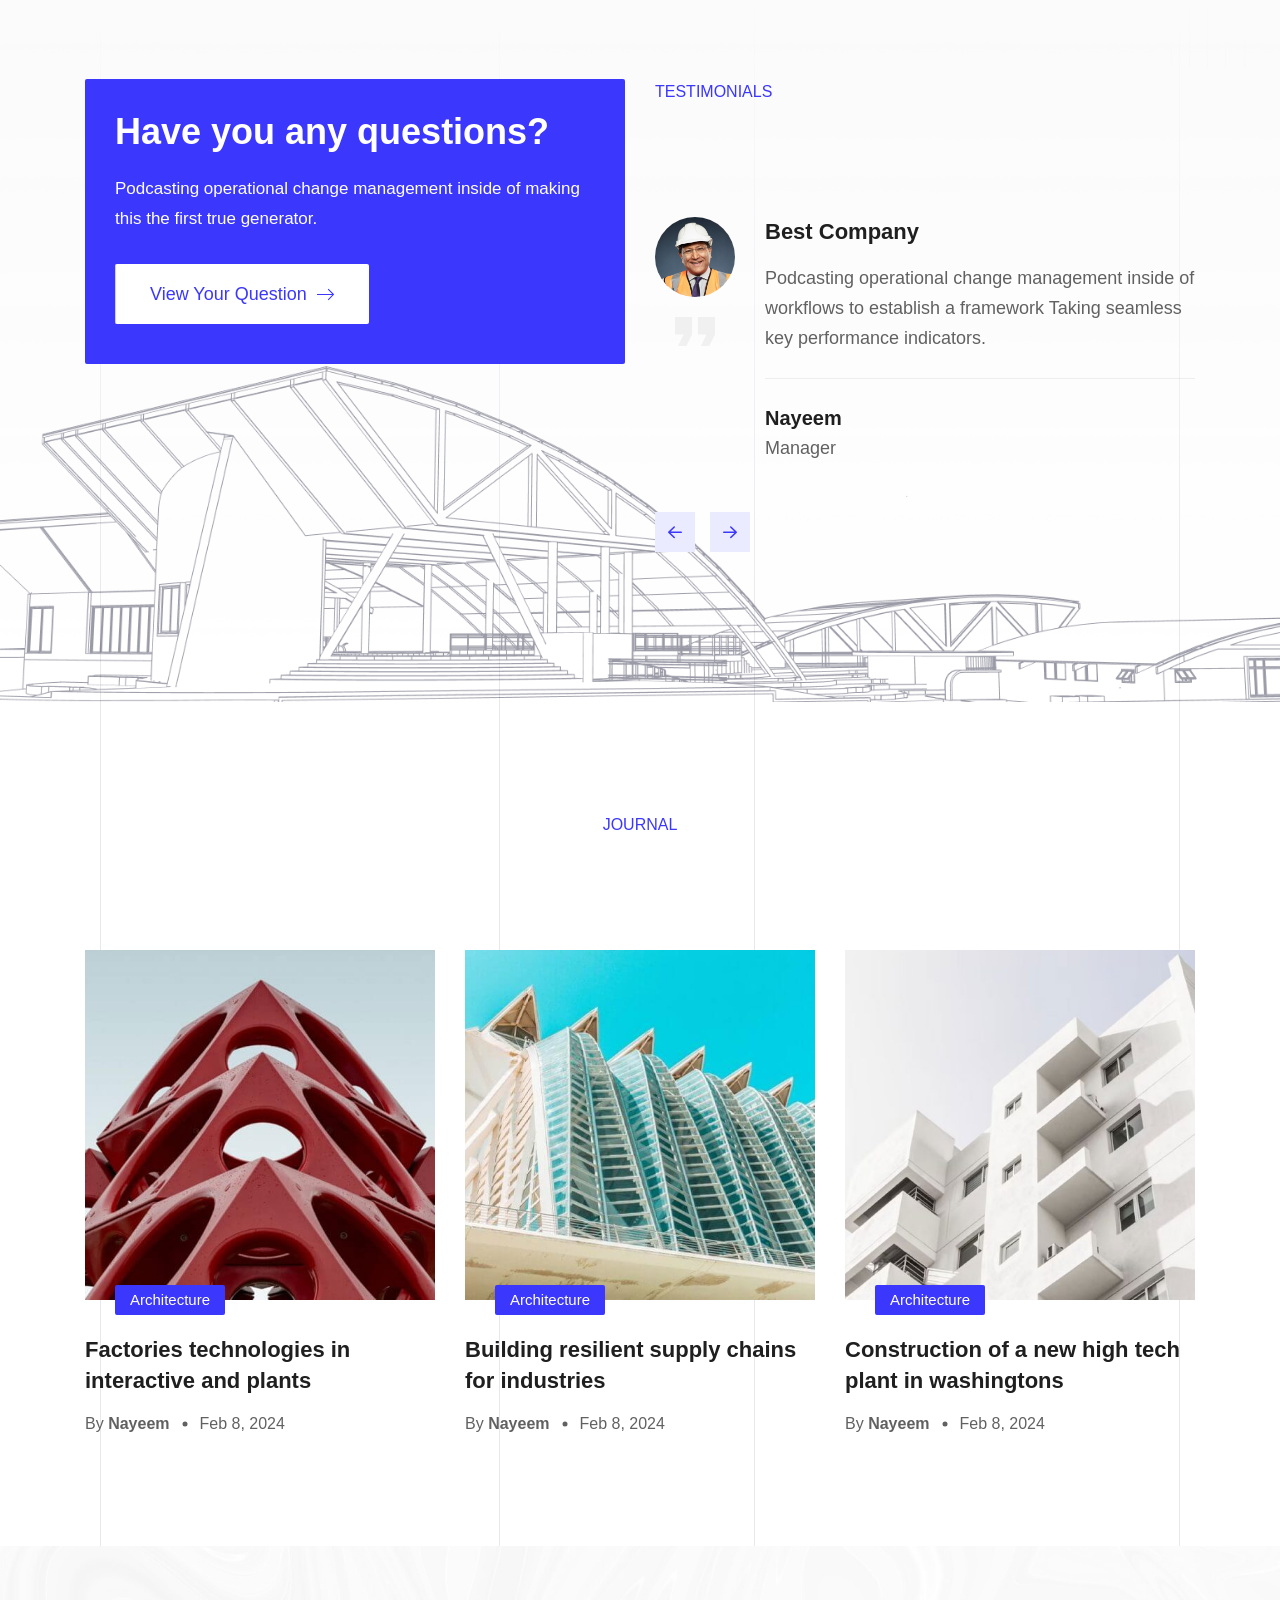
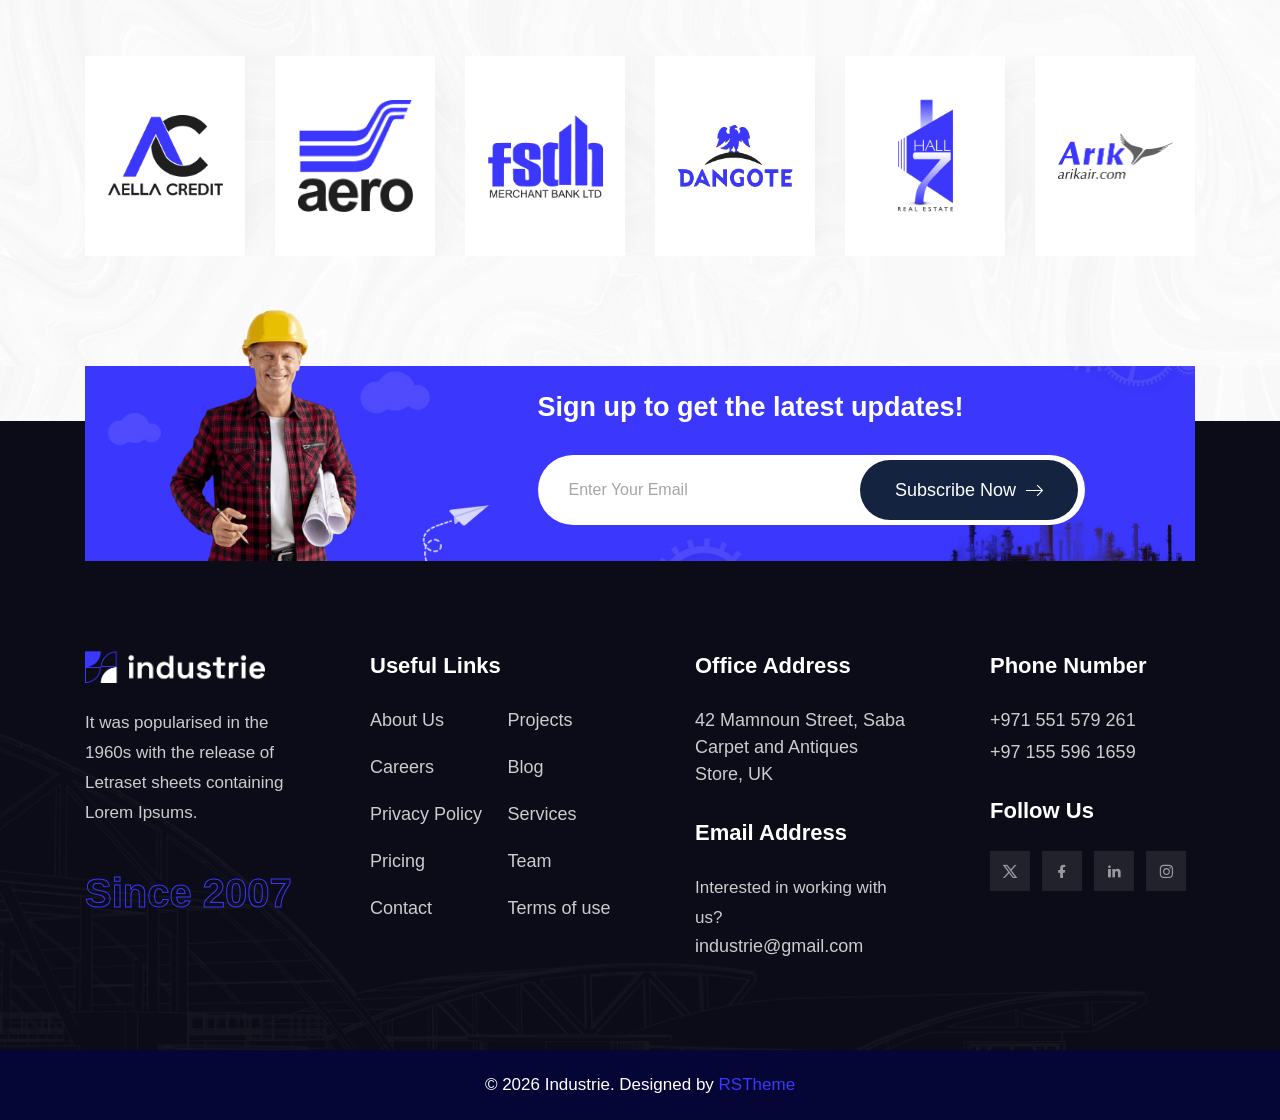
<file: architecture-one-page.html>
<!doctype html>
<html class="no-js" lang="zxx">

<!-- Mirrored from industrie.rstheme.com/html/architecture-one-page.html by HTTrack Website Copier/3.x [XR&CO'2014], Sat, 26 Apr 2025 08:27:23 GMT -->
<meta charset="utf-8">
<meta http-equiv="x-ua-compatible" content="ie=edge">
<title>Architecture One Page || HTML Template</title>
<meta name="description" content="">
<meta name="viewport" content="width=device-width, initial-scale=1">
<!-- Place favicon.ico in the root directory -->
<link rel="shortcut icon" type="image/x-icon" href="assets/images/favicon-deep-blue.png">
<!-- CSS here -->
<link rel="stylesheet" href="assets/css/vendor/bootstrap.min.css">
<link rel="stylesheet" href="assets/css/vendor/animate.min.css">
<link rel="stylesheet" href="assets/css/plugins/swiper.min.css">
<link rel="stylesheet" href="assets/css/plugins/nice-select.css">
<link rel="stylesheet" href="assets/css/plugins/nouislider.min.css">
<link rel="stylesheet" href="assets/css/vendor/magnific-popup.css">
<link rel="stylesheet" href="assets/css/vendor/odometer.min.css">
<link rel="stylesheet" href="assets/css/vendor/fontawesome-pro.css">
<link rel="stylesheet" href="assets/css/vendor/spacing.css">
<link rel="stylesheet" href="assets/css/vendor/remixicon.css">
<link rel="stylesheet" href="assets/css/main.css">

<body class="rs-smoother-yes">

    <!-- preloader start -->
    <div id="pre-load">
        <div id="loader" class="loader">
            <div class="loader-container has-theme-deep-blue">
                <div class="loader-icon"><img src="assets/images/favicon-deep-blue.png" alt=""></div>
            </div>
        </div>
    </div>
    <!-- preloader end -->

    <!-- preloader start -->

    <div id="rs-mouse">
        <div id="cursor-ball"></div>
    </div>

    <!-- preloader end -->

    <!-- Header area start -->
    <header>
        <div class="rs-header-area rs-header-one has-theme-deep-blue">
            <div class="container-fluid g-0">
                <div class="rs-header-inner" id="header-sticky">
                    <div class="rs-header-left">
                        <div class="rs-header-logo-wrapper">
                            <div class="rs-header-logo">
                                <!-- <div class="rs-header-logo-bg"></div> -->
                                <a href="index.html"><img src="assets/images/logo/logo-deep-blue.png" alt="logo"></a>
                            </div>
                        </div>
                    </div>
                    <div class="rs-header-menu">
                        <div class="rs-theme-social has-transparent has-deep-blue">
                            <a href="#"><i class="ri-twitter-x-line"></i></a>
                            <a href="#"><i class="ri-facebook-fill"></i></a>
                            <a href="#"><i class="ri-linkedin-fill"></i></a>
                            <a href="#"><i class="ri-instagram-line"></i></a>
                        </div>
                        <nav id="mobile-menu" class="main-menu">
                            <ul class="onepage-menu">
                                <li> <a href="#home">Home</a></li>
                                <li><a href="#homeabout">About</a></li>
                                <li> <a href="#homeservices">Services</a></li>
                                <li> <a href="#homeportfolio">Portfolio</a> </li>
                                <li><a href="#homeblog">Blog</a> </li>
                                <li><a href="#homecontact">Contact</a></li>
                            </ul>
                        </nav>
                    </div>
                    <div class="rs-header-right">
                        <!-- search area start -->
                        <div class="rs-header-search-wrapper">
                            <div class="rs-header-search-icon has-theme-deep-blue">
                                <i class="ri-close-fill has-close"></i>
                                <i class="ri-search-line has-search"></i>
                            </div>
                            <form id="contact-form" class="rs-header-search-inner rs-stickys-form" action="https://industrie.rstheme.com/html/assets/mailer.php" method="POST">
                                <div class="rs-header-search">
                                    <input type="text" placeholder="Searching...">
                                    <button type="submit"><i class="ri-search-line"></i></button>
                                </div>
                            </form>
                        </div>
                        <!-- search area end -->
                        <div class="rs-header-btn">
                            <a class="rs-btn has-theme-deep-blue has-icon has-bg" href="contact.html">Get In Touch
                                <span class="icon-box">
                           <svg class="icon-first" xmlns="http://www.w3.org/2000/svg" viewBox="0 0 32 32">
                              <path
                                 d="M31.71,15.29l-10-10L20.29,6.71,28.59,15H0v2H28.59l-8.29,8.29,1.41,1.41,10-10A1,1,0,0,0,31.71,15.29Z">
                              </path>
                           </svg>
                           <svg class="icon-second" xmlns="http://www.w3.org/2000/svg" viewBox="0 0 32 32">
                              <path
                                 d="M31.71,15.29l-10-10L20.29,6.71,28.59,15H0v2H28.59l-8.29,8.29,1.41,1.41,10-10A1,1,0,0,0,31.71,15.29Z">
                              </path>
                           </svg>
                        </span>
                            </a>
                        </div>
                        <div class="rs-header-hamburger has-theme-deep-blue">
                            <div class="sidebar-toggle">
                                <a class="bar-icon" href="javascript:void(0)">
                                    <svg xmlns="http://www.w3.org/2000/svg" width="21" height="20" viewBox="0 0 21 20" fill="none">
                                        <path d="M8.55566 11H1.55566C1.29045 11 1.03609 11.1054 0.848557 11.2929C0.661021 11.4804 0.555664 11.7348 0.555664 12V19C0.555664 19.2652 0.661021 19.5196 0.848557 19.7071C1.03609 19.8946 1.29045 20 1.55566 20H8.55566C8.82088 20 9.07523 19.8946 9.26277 19.7071C9.45031 19.5196 9.55566 19.2652 9.55566 19V12C9.55566 11.7348 9.45031 11.4804 9.26277 11.2929C9.07523 11.1054 8.82088 11 8.55566 11ZM7.55566 18H2.55566V13H7.55566V18ZM19.5557 0H12.5557C12.2904 0 12.0361 0.105357 11.8486 0.292893C11.661 0.48043 11.5557 0.734784 11.5557 1V8C11.5557 8.26522 11.661 8.51957 11.8486 8.70711C12.0361 8.89464 12.2904 9 12.5557 9H19.5557C19.8209 9 20.0752 8.89464 20.2628 8.70711C20.4503 8.51957 20.5557 8.26522 20.5557 8V1C20.5557 0.734784 20.4503 0.48043 20.2628 0.292893C20.0752 0.105357 19.8209 0 19.5557 0ZM18.5557 7H13.5557V2H18.5557V7ZM19.5557 11H12.5557C12.2904 11 12.0361 11.1054 11.8486 11.2929C11.661 11.4804 11.5557 11.7348 11.5557 12V19C11.5557 19.2652 11.661 19.5196 11.8486 19.7071C12.0361 19.8946 12.2904 20 12.5557 20H19.5557C19.8209 20 20.0752 19.8946 20.2628 19.7071C20.4503 19.5196 20.5557 19.2652 20.5557 19V12C20.5557 11.7348 20.4503 11.4804 20.2628 11.2929C20.0752 11.1054 19.8209 11 19.5557 11ZM18.5557 18H13.5557V13H18.5557V18ZM8.55566 0H1.55566C1.29045 0 1.03609 0.105357 0.848557 0.292893C0.661021 0.48043 0.555664 0.734784 0.555664 1V8C0.555664 8.26522 0.661021 8.51957 0.848557 8.70711C1.03609 8.89464 1.29045 9 1.55566 9H8.55566C8.82088 9 9.07523 8.89464 9.26277 8.70711C9.45031 8.51957 9.55566 8.26522 9.55566 8V1C9.55566 0.734784 9.45031 0.48043 9.26277 0.292893C9.07523 0.105357 8.82088 0 8.55566 0ZM7.55566 7H2.55566V2H7.55566V7Z" fill="#616161"></path>
                                    </svg>
                                </a>
                            </div>
                        </div>
                    </div>
                </div>
            </div>
        </div>
    </header>
    <!-- Header area end -->

    <!-- Offcanvas area start -->
    <div class="fix">
        <div class="offcanvas-area" data-lenis-prevent>
            <div class="offcanvas-wrapper">
                <div class="offcanvas-content">
                    <div class="offcanvas-top d-flex justify-content-between align-items-center mb-20">
                        <div class="offcanvas-logo">
                            <a class="logo-black" href="index.html"><img src="assets/images/logo/logo-orange.png" alt="logo"></a>
                        </div>
                        <div class="offcanvas-close">
                            <button class="offcanvas-close-icon animation--flip">
                                <span class="offcanvas-m-lines">
                                <span class="offcanvas-m-line line--1"></span><span
                                    class="offcanvas-m-line line--2"></span><span
                                    class="offcanvas-m-line line--3"></span>
                                </span>
                            </button>
                        </div>
                    </div>
                    <div class="offcanvas-about mb-30 d-none d-sm-block">
                        <p> Industrie is a modern factory website. specifically designed for who need construction,
                            firms, oil, architecture and any other small business.
                        </p>
                    </div>
                    <div class="offcanvas-gallery d-none d-sm-block">
                        <div class="offcanvas-gallery-thumb-wrapper">
                            <div class="offcanvas-popup-thumb">
                                <a class="popup-image" href="assets/images/gallery/gallery-thumb-01.png">
                                    <img src="assets/images/gallery/gallery-thumb-01.png" alt="image">
                                </a>
                            </div>
                            <div class="offcanvas-popup-thumb">
                                <a class="popup-image" href="assets/images/gallery/gallery-thumb-02.png">
                                    <img src="assets/images/gallery/gallery-thumb-02.png" alt="image">
                                </a>
                            </div>
                            <div class="offcanvas-popup-thumb">
                                <a class="popup-image" href="assets/images/gallery/gallery-thumb-03.png">
                                    <img src="assets/images/gallery/gallery-thumb-03.png" alt="image">
                                </a>
                            </div>
                            <div class="offcanvas-popup-thumb">
                                <a class="popup-image" href="assets/images/gallery/gallery-thumb-04.png">
                                    <img src="assets/images/gallery/gallery-thumb-04.png" alt="image">
                                </a>
                            </div>
                            <div class="offcanvas-popup-thumb">
                                <a class="popup-image" href="assets/images/gallery/gallery-thumb-05.png">
                                    <img src="assets/images/gallery/gallery-thumb-05.png" alt="image">
                                </a>
                            </div>
                            <div class="offcanvas-popup-thumb">
                                <a class="popup-image" href="assets/images/gallery/gallery-thumb-01.png">
                                    <img src="assets/images/gallery/gallery-thumb-01.png" alt="image">
                                </a>
                            </div>
                        </div>
                    </div>
                    <div class="mobile-menu">
                        <div class="rs-offcanvas-menu mb-25">
                            <nav></nav>
                        </div>
                    </div>
                    <div class="offcanvas-contact mb-30">
                        <h4 class="offcanvas-title-meta">Contact Info</h4>
                        <ul>
                            <li class="d-flex align-items-center gap-15">
                                <div class="offcanvas-contact-icon">
                                    <svg xmlns="http://www.w3.org/2000/svg" width="14" height="18" viewBox="0 0 14 18" fill="none">
                                        <path d="M11.8768 9.68475C11.3059 10.835 10.5331 11.9818 9.74128 13.0109C8.95198 14.0368 8.15999 14.9249 7.5643 15.5572C7.48514 15.6412 7.40956 15.7206 7.33802 15.7951C7.26648 15.7206 7.1909 15.6412 7.11174 15.5572C6.51605 14.9249 5.72406 14.0368 4.93476 13.0109C4.14299 11.9818 3.37019 10.835 2.79925 9.68475C2.22242 8.52266 1.89032 7.43373 1.89032 6.5C1.89032 3.50846 4.32934 1.08333 7.33802 1.08333C10.3467 1.08333 12.7857 3.50846 12.7857 6.5C12.7857 7.43373 12.4536 8.52266 11.8768 9.68475ZM7.33802 17.3333C7.33802 17.3333 13.8753 11.1732 13.8753 6.5C13.8753 2.91015 10.9484 0 7.33802 0C3.7276 0 0.800781 2.91015 0.800781 6.5C0.800781 11.1732 7.33802 17.3333 7.33802 17.3333Z" fill="#6D6D6D"></path>
                                        <path d="M7.33802 8.66667C6.13455 8.66667 5.15894 7.69662 5.15894 6.5C5.15894 5.30338 6.13455 4.33333 7.33802 4.33333C8.54149 4.33333 9.5171 5.30338 9.5171 6.5C9.5171 7.69662 8.54149 8.66667 7.33802 8.66667ZM7.33802 9.75C9.14323 9.75 10.6066 8.29492 10.6066 6.5C10.6066 4.70507 9.14323 3.25 7.33802 3.25C5.53281 3.25 4.0694 4.70507 4.0694 6.5C4.0694 8.29492 5.53281 9.75 7.33802 9.75Z" fill="#6D6D6D"></path>
                                    </svg>
                                </div>
                                <div class="offcanvas-contact-text">
                                    <a href="#"> 2096 New Market, New Road <br>
                                    North Carolina, USA </a>
                                </div>
                            </li>
                            <li class="d-flex align-items-center gap-15">
                                <div class="offcanvas-contact-icon">
                                    <svg xmlns="http://www.w3.org/2000/svg" width="16" height="16" viewBox="0 0 16 16" fill="none">
                                        <path d="M3.65387 1.32849C3.40343 1.00649 2.92745 0.976861 2.639 1.26531L1.60508 2.29923C1.1216 2.78271 0.94387 3.46766 1.1551 4.06847C2.00338 6.48124 3.39215 8.74671 5.32272 10.6773C7.25329 12.6078 9.51876 13.9966 11.9315 14.8449C12.5323 15.0561 13.2173 14.8784 13.7008 14.3949L14.7347 13.361C15.0231 13.0726 14.9935 12.5966 14.6715 12.3461L12.3653 10.5524C12.2008 10.4245 11.9866 10.3793 11.7845 10.4298L9.59541 10.9771C9.00082 11.1257 8.37183 10.9515 7.93845 10.5181L5.48187 8.06155C5.04849 7.62817 4.87427 6.99919 5.02292 6.40459L5.57019 4.21553C5.62073 4.01336 5.57552 3.79918 5.44758 3.63468L3.65387 1.32849ZM1.88477 0.511076C2.62689 -0.231039 3.8515 -0.154797 4.49583 0.673634L6.28954 2.97983C6.6187 3.40304 6.73502 3.95409 6.60498 4.47423L6.05772 6.66329C5.99994 6.8944 6.06766 7.13888 6.2361 7.30732L8.69268 9.7639C8.86113 9.93235 9.1056 10.0001 9.33671 9.94229L11.5258 9.39502C12.0459 9.26499 12.597 9.3813 13.0202 9.71047L15.3264 11.5042C16.1548 12.1485 16.231 13.3731 15.4889 14.1152L14.455 15.1492C13.7153 15.8889 12.6089 16.2137 11.5778 15.8512C9.01754 14.9511 6.61438 13.4774 4.56849 11.4315C2.5226 9.38562 1.04895 6.98246 0.148838 4.42225C-0.213682 3.39112 0.11113 2.28472 0.85085 1.545L1.88477 0.511076Z" fill="#6D6D6D"></path>
                                        <path d="M11 0.5C11 0.223858 11.2239 0 11.5 0H15.5C15.7761 0 16 0.223858 16 0.5V4.5C16 4.77614 15.7761 5 15.5 5C15.2239 5 15 4.77614 15 4.5V1.70711L10.8536 5.85355C10.6583 6.04882 10.3417 6.04882 10.1464 5.85355C9.95118 5.65829 9.95118 5.34171 10.1464 5.14645L14.2929 1H11.5C11.2239 1 11 0.776142 11 0.5Z" fill="#6D6D6D"></path>
                                    </svg>
                                </div>
                                <div class="offcanvas-contact-text">
                                    <a href="tel:+12346691234"> +123-4669-1234 </a>
                                </div>
                            </li>
                            <li class="d-flex align-items-center gap-15">
                                <div class="offcanvas-contact-icon">
                                    <svg xmlns="http://www.w3.org/2000/svg" width="16" height="16" viewBox="0 0 16 16" fill="none">
                                        <path d="M2 2C0.895431 2 0 2.89543 0 4V12L2.58386e-05 12.0103C0.00555998 13.1101 0.898859 14 2 14H7.5C7.77614 14 8 13.7761 8 13.5C8 13.2239 7.77614 13 7.5 13H2C1.53715 13 1.14774 12.6855 1.03376 12.2586L6.67417 8.7876L8 9.5831L15 5.3831V8.5C15 8.77614 15.2239 9 15.5 9C15.7761 9 16 8.77614 16 8.5V4C16 2.89543 15.1046 2 14 2H2ZM5.70808 8.20794L1 11.1052V5.3831L5.70808 8.20794ZM1 4.2169V4C1 3.44772 1.44772 3 2 3H14C14.5523 3 15 3.44772 15 4V4.2169L8 8.4169L1 4.2169Z" fill="#6D6D6D"></path>
                                        <path d="M14.2467 14.2686C15.2567 14.2686 15.8339 13.4116 15.8339 12.2442V12.0344C15.8339 10.4297 14.6402 9 12.5197 9H12.4847C10.421 9 9 10.3598 9 12.4322V12.6465C9 14.8195 10.4385 16 12.3579 16H12.4016C12.9963 16 13.4204 15.9257 13.639 15.8251V15.0949C13.3941 15.2042 12.9656 15.2742 12.4585 15.2742H12.4147C11.0812 15.2742 9.84385 14.4872 9.84385 12.6202V12.4628C9.84385 10.8057 10.9019 9.73891 12.4847 9.73891H12.524C14.0587 9.73891 15.0075 10.7883 15.0075 12.065V12.183C15.0075 13.158 14.6839 13.5734 14.3691 13.5734C14.1374 13.5734 13.9582 13.4247 13.9582 13.1537V10.9631H13.0531V11.5315H13.0225C12.9394 11.2342 12.6552 10.9019 12.0693 10.9019C11.2911 10.9019 10.8101 11.4572 10.8101 12.3011V12.8301C10.8101 13.722 11.2998 14.2642 12.0693 14.2642C12.5415 14.2642 12.9656 14.0369 13.0837 13.6215H13.1274C13.2455 14.0412 13.7439 14.2686 14.2467 14.2686ZM11.7939 12.6814V12.4541C11.7939 11.9076 12.0212 11.6627 12.3666 11.6627C12.664 11.6627 12.9394 11.8551 12.9394 12.371V12.7383C12.9394 13.3111 12.6858 13.4816 12.3754 13.4816C12.0212 13.4816 11.7939 13.2673 11.7939 12.6814Z" fill="#6D6D6D"></path>
                                    </svg>
                                </div>
                                <div class="offcanvas-contact-text">
                                    <a href="mailto:info@gmail.com">info@gmail.com</a>
                                </div>
                            </li>
                        </ul>
                    </div>
                    <div class="offcanvas-social">
                        <h4 class="offcanvas-title-meta">Subscribe & Follow</h4>
                        <ul>
                            <li><a href="#"><i class="fab fa-facebook-f"></i></a></li>
                            <li><a href="#"><i class="fab fa-twitter"></i></a></li>
                            <li><a href="#"><i class="fab fa-youtube"></i></a></li>
                            <li><a href="#"><i class="fab fa-linkedin"></i></a></li>
                        </ul>
                    </div>
                </div>
            </div>
        </div>
    </div>
    <div class="offcanvas-overlay"></div>
    <div class="offcanvas-overlay-white"></div>
    <!-- Offcanvas area start -->

    <!-- Body main wrapper start -->
    <main class="p-relative">

        <!-- border line area start -->
        <div class="rs-common-line d-none d-sm-block">
            <div class="container">
                <div class="line__wrap">
                    <div class="line__item"></div>
                </div>
                <div class="line__wrap-two">
                    <div class="line__item-two"></div>
                </div>
            </div>
        </div>
        <!-- border line area start -->



        <!-- banner area start -->
        <section id="home" class="rs-banner-area rs-banner-eleven rs-swiper">
            <span class="rs-banner-stroke-text">Architect</span>
            <span class="rs-banner-meta-text">Contact Info → Scroll Down </span>
            <div class="rs-banner-slider-wrapper">
                <div class="swiper" data-clone-slides="false" data-loop="true" data-speed="2000" data-autoplay="true" data-dots-dynamic="false" data-hover-pause="true" data-effect="fade" data-delay="1000" data-item="1" data-item-xl="1" data-item-lg="1" data-item-md="1" data-item-sm="1" data-item-xs="1" data-item-mobile="1" data-margin="30" data-margin-xl="30" data-margin-lg="30" data-margin-md="30" data-margin-sm="30" data-margin-xs="30" data-margin-mobile="30">
                    <div class="swiper-wrapper">
                        <div class="swiper-slide">
                            <div class="rs-banner-item-wrapper">
                                <div class="rs-banner-bg-thumb" data-background="assets/images/bg/banner-bg-18.png">
                                </div>
                                <div class="container">
                                    <div class="row">
                                        <div class="col-xxl-6 col-xl-8 col-lg-8">
                                            <div class="rs-banner-item">
                                                <div class="rs-banner-content">
                                                    <h1 class="rs-banner-title">We're in Business to Make Industrial Factory
                                                    </h1>
                                                    <div class="rs-banner-descrip">
                                                        <p>At the heart of the global landscape the industry stands as
                                                            multidimensional force of progress. </p>
                                                    </div>
                                                    <div class="rs-banner-btn">
                                                        <a class="rs-btn has-theme-deep-blue has-icon has-bg" href="contact.html">Explore More
                                                            <span class="icon-box">
                                                <svg class="icon-first" xmlns="http://www.w3.org/2000/svg"
                                                   viewBox="0 0 32 32">
                                                   <path
                                                      d="M31.71,15.29l-10-10L20.29,6.71,28.59,15H0v2H28.59l-8.29,8.29,1.41,1.41,10-10A1,1,0,0,0,31.71,15.29Z">
                                                   </path>
                                                </svg>
                                                <svg class="icon-second" xmlns="http://www.w3.org/2000/svg"
                                                   viewBox="0 0 32 32">
                                                   <path
                                                      d="M31.71,15.29l-10-10L20.29,6.71,28.59,15H0v2H28.59l-8.29,8.29,1.41,1.41,10-10A1,1,0,0,0,31.71,15.29Z">
                                                   </path>
                                                </svg>
                                             </span>
                                                        </a>
                                                    </div>
                                                </div>
                                            </div>
                                        </div>
                                    </div>
                                </div>
                            </div>
                        </div>
                        <div class="swiper-slide">
                            <div class="rs-banner-item-wrapper">
                                <div class="rs-banner-bg-thumb" data-background="assets/images/bg/banner-bg-19.png">
                                </div>
                                <div class="container">
                                    <div class="row">
                                        <div class="col-xxl-6 col-xl-8 col-lg-8">
                                            <div class="rs-banner-item">
                                                <div class="rs-banner-content">
                                                    <h1 class="rs-banner-title">architecture For manufacturing factories
                                                    </h1>
                                                    <div class="rs-banner-descrip">
                                                        <p>At the heart of the global landscape the industry stands as
                                                            multidimensional force of progress. </p>
                                                    </div>
                                                    <div class="rs-banner-btn">
                                                        <a class="rs-btn has-theme-deep-blue has-icon has-bg" href="contact.html">Explore More
                                                            <span class="icon-box">
                                                <svg class="icon-first" xmlns="http://www.w3.org/2000/svg"
                                                   viewBox="0 0 32 32">
                                                   <path
                                                      d="M31.71,15.29l-10-10L20.29,6.71,28.59,15H0v2H28.59l-8.29,8.29,1.41,1.41,10-10A1,1,0,0,0,31.71,15.29Z">
                                                   </path>
                                                </svg>
                                                <svg class="icon-second" xmlns="http://www.w3.org/2000/svg"
                                                   viewBox="0 0 32 32">
                                                   <path
                                                      d="M31.71,15.29l-10-10L20.29,6.71,28.59,15H0v2H28.59l-8.29,8.29,1.41,1.41,10-10A1,1,0,0,0,31.71,15.29Z">
                                                   </path>
                                                </svg>
                                             </span>
                                                        </a>
                                                    </div>
                                                </div>
                                            </div>
                                        </div>
                                    </div>
                                </div>
                            </div>
                        </div>
                    </div>
                    <!-- If we need navigation buttons -->
                    <div class="rs-banner-navigation">
                        <button class="swiper-button-prev rs-swiper-btn has-theme-deep-blue"><i
                        class="fa-regular fa-arrow-left"></i></button>
                        <button class="swiper-button-next rs-swiper-btn has-theme-deep-blue"><i
                        class="fa-regular fa-arrow-right"></i></button>
                    </div>
                    <!-- if we need pagination -->
                    <div class="rs-banner-pagination d-block d-md-none">
                        <div class="swiper-pagination rs-pagination has-theme-deep-blue"></div>
                    </div>
                </div>
            </div>
        </section>
        <!-- banner area end -->

        <!-- contact area start -->
        <section class="rs-contact-area rs-contact-two">
            <!-- <div class="rs-contact-bg-thumb" data-background="assets/images/bg/contact-bg-08.png"></div> -->
            <div class="container">
                <div class="row align-items-center g-5">
                    <div class="col-xl-4 col-lg-4">
                        <div class="rs-award-item">
                            <div class="rs-award-item-thumb" data-background="assets/images/bg/award-bg-01.png"></div>
                            <div class="rs-award-content">
                                <div class="rs-award-icon">
                                    <img src="assets/images/icon/award-icon-01.png" alt="image">
                                </div>
                                <h5 class="rs-award-title">We're Award Winning Company</h5>
                            </div>
                        </div>
                    </div>
                    <div class="col-xl-8 col-lg-8">
                        <div class="rs-contact-wrapper">
                            <div class="rs-contact-bg-thumb" data-background="assets/images/bg/contact-bg-08.png"></div>
                            <div class="rs-contact-inner">
                                <div class="rs-contact-item wow fadeIn" data-wow-delay=".3s">
                                    <div class="rs-contact-icon">
                                        <img src="assets/images/icon/contact-icon-01.png" alt="image">
                                    </div>
                                    <div class="rs-contact-content">
                                        <span>Working Hour</span>
                                        <p class="">Mon - Sat 07:00 - 22:00</p>
                                    </div>
                                </div>
                                <div class="rs-contact-item wow fadeIn" data-wow-delay=".5s">
                                    <div class="rs-contact-icon">
                                        <img src="assets/images/icon/contact-icon-02.png" alt="image">
                                    </div>
                                    <div class="rs-contact-content">
                                        <span>Call Any Time</span>
                                        <h6><a href="tel:971551579261">+97 155 596 1659</a></h6>
                                    </div>
                                </div>
                                <div class="rs-contact-item wow fadeIn" data-wow-delay=".7s">
                                    <div class="rs-contact-icon">
                                        <img src="assets/images/icon/contact-icon-03.png" alt="image">
                                    </div>
                                    <div class="rs-contact-content">
                                        <span>Say Something</span>
                                        <h6><a href="mailto:industrie@gmail.com">industrie@gmail.com</a></h6>
                                    </div>
                                </div>
                            </div>
                        </div>
                    </div>
                </div>
            </div>
        </section>
        <!-- contact area end -->

        <!-- feature area start -->
        <section class="rs-feature-area rs-feature-seven section-space">
            <div class="container">
                <div class="row g-5">
                    <div class="col-xl-4 col-lg-4 col-md-6">
                        <div class="rs-feature-item wow fadeInUp" data-wow-delay=".3s" data-wow-duration="1s">
                            <div class="rs-feature-icon">
                                <img src="assets/images/icon/feature-icon-10.png" alt="image">
                            </div>
                            <h3 class="rs-feature-title">Buildings </h3>
                            <div class="rs-feature-descrip">
                                <p>Many desktop publishing packages and web page editors now use Lorem as their default model
                                    text.</p>
                            </div>
                        </div>
                    </div>
                    <div class="col-xl-4 col-lg-4 col-md-6">
                        <div class="rs-feature-item wow fadeInUp" data-wow-delay=".5s" data-wow-duration="1s">
                            <div class="rs-feature-icon">
                                <img src="assets/images/icon/feature-icon-11.png" alt="image">
                            </div>
                            <h3 class="rs-feature-title">Civil Infrastructure</h3>
                            <div class="rs-feature-descrip">
                                <p>Many desktop publishing packages and web page editors now use Lorem as their default model
                                    text.</p>
                            </div>
                        </div>
                    </div>
                    <div class="col-xl-4 col-lg-4 col-md-6">
                        <div class="rs-feature-item wow fadeInUp" data-wow-delay=".7s" data-wow-duration="1s">
                            <div class="rs-feature-icon">
                                <img src="assets/images/icon/feature-icon-12.png" alt="image">
                            </div>
                            <h3 class="rs-feature-title">Multipurpose</h3>
                            <div class="rs-feature-descrip">
                                <p>Many desktop publishing packages and web page editors now use Lorem as their default model
                                    text.</p>
                            </div>
                        </div>
                    </div>
                </div>
            </div>
        </section>
        <!-- feature area start -->

        <!-- about area start -->
        <section id="homeabout" class="rs-about-area section-space-bottom rs-about-eleven">
            <div class="rs-about-shape">
                <img src="assets/images/shape/about-shape-05.png" alt="image">
            </div>
            <div class="container">
                <div class="row g-5">
                    <div class="col-xl-7 col-lg-7 order-1 order-lg-0">
                        <div class="rs-about-wrapper">
                            <div class="rs-about-content-wrapper">
                                <div class="rs-section-title-wrapper">
                                    <span class="rs-section-subtitle has-theme-deep-blue justify-content-start">
                              About Industrie
                           </span>
                                    <h2 class="rs-section-title rs-split-text-enable split-in-fade">We have working for <span
                                 class="rs-theme-deep-blue">25</span> <br>
                              years around the worldwide </h2>
                                    <p class="descrip"> Welcome to Industrie, a leading industry innovator with a rich history of
                                        excellence.</p>
                                </div>
                                <div class="rs-about-tab">
                                    <ul class="nav nav-pills" id="pills-tab" role="tablist">
                                        <li class="nav-item" role="presentation">
                                            <button class="nav-link active" id="pills-item-one-tab" data-bs-toggle="pill" data-bs-target="#pills-item-one" type="button" role="tab" aria-controls="pills-item-one" aria-selected="true">
                                                Our History
                                            </button>
                                        </li>
                                        <li class="nav-item" role="presentation">
                                            <button class="nav-link" id="pills-item-two-tab" data-bs-toggle="pill" data-bs-target="#pills-item-two" type="button" role="tab" aria-controls="pills-item-two" aria-selected="false"> Our Mission
                                            </button>
                                        </li>
                                        <li class="nav-item" role="presentation">
                                            <button class="nav-link" id="pills-item-three-tab" data-bs-toggle="pill" data-bs-target="#pills-item-three" type="button" role="tab" aria-controls="pills-item-three" aria-selected="false">
                                                Our Vision
                                            </button>
                                        </li>
                                    </ul>
                                </div>
                                <div class="rs-aobut-tab-content-wrapper">
                                    <div class="tab-content rs-about-tab-anim" id="pills-tabContent">
                                        <div class="tab-pane fade show active" id="pills-item-one" role="tabpanel" aria-labelledby="pills-item-one-tab" tabindex="0">
                                            <div class="rs-about-tab-content">
                                                <p>Welcome to Industrie, a leading industry innovator with a rich history of
                                                    excellence
                                                    with a passion make also for precision we have been empowering industries and
                                                    driving progress for</p>
                                                <div class="rs-about-feature-list">
                                                    <div class="rs-list-item has-theme-deep-blue">
                                                        <ul>
                                                            <li>
                                                                <i class="fa-regular fa-check"></i>
                                                                Quality Control System
                                                            </li>
                                                            <li>
                                                                <i class="fa-regular fa-check"></i>
                                                                Building Quality Industrial
                                                            </li>
                                                        </ul>
                                                    </div>
                                                </div>
                                            </div>
                                        </div>
                                        <div class="tab-pane fade" id="pills-item-two" role="tabpanel" aria-labelledby="pills-item-two-tab" tabindex="0">
                                            <div class="rs-about-tab-content">
                                                <p>Welcome to Industrie, a leading industry innovator with a rich history of
                                                    excellence
                                                    with a passion make also for precision we have been empowering industries and
                                                    driving progress for</p>
                                                <div class="rs-about-feature-list">
                                                    <div class="rs-list-item has-theme-deep-blue">
                                                        <ul>
                                                            <li>
                                                                <i class="fa-regular fa-check"></i>
                                                                Quality Control System
                                                            </li>
                                                            <li>
                                                                <i class="fa-regular fa-check"></i>
                                                                Building Quality Industrial
                                                            </li>
                                                        </ul>
                                                    </div>
                                                </div>
                                            </div>
                                        </div>
                                        <div class="tab-pane fade" id="pills-item-three" role="tabpanel" aria-labelledby="pills-item-three-tab" tabindex="0">
                                            <div class="rs-about-tab-content">
                                                <p>Welcome to Industrie, a leading industry innovator with a rich history of
                                                    excellence
                                                    with a passion make also for precision we have been empowering industries and
                                                    driving progress for</p>
                                                <div class="rs-about-feature-list">
                                                    <div class="rs-list-item has-theme-deep-blue">
                                                        <ul>
                                                            <li>
                                                                <i class="fa-regular fa-check"></i>
                                                                Quality Control System
                                                            </li>
                                                            <li>
                                                                <i class="fa-regular fa-check"></i>
                                                                Building Quality Industrial
                                                            </li>
                                                        </ul>
                                                    </div>
                                                </div>
                                            </div>
                                        </div>
                                    </div>
                                </div>
                                <div class="rs-about-btn">
                                    <a class="rs-btn has-theme-deep-blue has-icon has-bg" href="about.html">Explore More
                                        <span class="icon-box">
                                 <svg class="icon-first" xmlns="http://www.w3.org/2000/svg" viewBox="0 0 32 32">
                                    <path
                                       d="M31.71,15.29l-10-10L20.29,6.71,28.59,15H0v2H28.59l-8.29,8.29,1.41,1.41,10-10A1,1,0,0,0,31.71,15.29Z">
                                    </path>
                                 </svg>
                                 <svg class="icon-second" xmlns="http://www.w3.org/2000/svg" viewBox="0 0 32 32">
                                    <path
                                       d="M31.71,15.29l-10-10L20.29,6.71,28.59,15H0v2H28.59l-8.29,8.29,1.41,1.41,10-10A1,1,0,0,0,31.71,15.29Z">
                                    </path>
                                 </svg>
                              </span>
                                    </a>
                                </div>
                            </div>
                        </div>
                    </div>
                    <div class="col-xl-5 col-lg-5 order-0 order-lg-1">
                        <div class="rs-about-thumb-wrapper">
                            <div class="rs-about-thumb rs-image scroll_reveal reveal_left reveal-active">
                                <img decoding="async" src="assets/images/about/about-thumb-14.png" alt="image">
                            </div>
                            <div class="rs-about-small-thumb">
                                <img src="assets/images/about/about-thumb-15.png" alt="image">
                                <div class="rs-about-btn">
                                    <a href="https://www.youtube.com/watch?v=Yue48fUXuqI" class="rs-play-btn popup-video has-theme-deep-blue"><i class="ri-play-fill"></i></a>
                                </div>
                            </div>
                        </div>
                    </div>
                </div>
            </div>
        </section>
        <!-- about area end -->

        <!-- services-area start -->
        <section id="homeservices" class="rs-services-area section-space-bottom rs-services-ten">
            <div class="container">
                <div class="row  g-5 justify-content-center section-title-space align-items-center">
                    <div class="col-xl-7 col-lg-7 col-md-8 col-sm-10">
                        <div class="rs-section-title-wrapper text-center">
                            <span class="rs-section-subtitle has-theme-deep-blue">
                        What We Do
                     </span>
                            <h2 class="rs-section-title rs-split-text-enable split-in-fade">We provide our services all over
                                world</h2>
                        </div>
                    </div>
                </div>
                <div class="rs-services-tab-wrapper auto-switch">
                    <div class="row align-items-center g-5">
                        <div class="col-xl-4 col-lg-4">
                            <div class="rs-services-tab">
                                <ul class="nav nav-pills" id="pills-tab2" role="tablist">
                                    <li class="nav-item active" role="presentation">
                                        <span class="rs-services-tab-number">01</span>
                                        <button class="nav-link active" id="pills-item-four-tab" data-bs-toggle="pill" data-bs-target="#pills-item-four" type="button" role="tab" aria-controls="pills-item-one" aria-selected="true">
                                            Architecture <span class="rs-services-icon"><svg xmlns="http://www.w3.org/2000/svg"
                                       width="51" height="12" viewBox="0 0 51 12" fill="none">
                                       <path
                                          d="M50.5303 6.53033C50.8232 6.23744 50.8232 5.76256 50.5303 5.46967L45.7574 0.696699C45.4645 0.403806 44.9896 0.403806 44.6967 0.696699C44.4038 0.989593 44.4038 1.46447 44.6967 1.75736L48.9393 6L44.6967 10.2426C44.4038 10.5355 44.4038 11.0104 44.6967 11.3033C44.9896 11.5962 45.4645 11.5962 45.7574 11.3033L50.5303 6.53033ZM0 6.75H50V5.25H0V6.75Z"
                                          fill="#3B37FD"></path>
                                    </svg></span>
                                        </button>
                                    </li>
                                    <li class="nav-item" role="presentation">
                                        <span class="rs-services-tab-number">02</span>
                                        <button class="nav-link" id="pills-item-five-tab" data-bs-toggle="pill" data-bs-target="#pills-item-five" type="button" role="tab" aria-controls="pills-item-two" aria-selected="false"> Construction <span
                                    class="rs-services-icon"><svg xmlns="http://www.w3.org/2000/svg" width="51"
                                       height="12" viewBox="0 0 51 12" fill="none">
                                       <path
                                          d="M50.5303 6.53033C50.8232 6.23744 50.8232 5.76256 50.5303 5.46967L45.7574 0.696699C45.4645 0.403806 44.9896 0.403806 44.6967 0.696699C44.4038 0.989593 44.4038 1.46447 44.6967 1.75736L48.9393 6L44.6967 10.2426C44.4038 10.5355 44.4038 11.0104 44.6967 11.3033C44.9896 11.5962 45.4645 11.5962 45.7574 11.3033L50.5303 6.53033ZM0 6.75H50V5.25H0V6.75Z"
                                          fill="#3B37FD"></path>
                                    </svg></span>
                                        </button>
                                    </li>
                                    <li class="nav-item" role="presentation">
                                        <span class="rs-services-tab-number">03</span>
                                        <button class="nav-link" id="pills-item-six-tab" data-bs-toggle="pill" data-bs-target="#pills-item-six" type="button" role="tab" aria-controls="pills-item-three" aria-selected="false">
                                            Interior design<span class="rs-services-icon"><svg xmlns="http://www.w3.org/2000/svg"
                                       width="51" height="12" viewBox="0 0 51 12" fill="none">
                                       <path
                                          d="M50.5303 6.53033C50.8232 6.23744 50.8232 5.76256 50.5303 5.46967L45.7574 0.696699C45.4645 0.403806 44.9896 0.403806 44.6967 0.696699C44.4038 0.989593 44.4038 1.46447 44.6967 1.75736L48.9393 6L44.6967 10.2426C44.4038 10.5355 44.4038 11.0104 44.6967 11.3033C44.9896 11.5962 45.4645 11.5962 45.7574 11.3033L50.5303 6.53033ZM0 6.75H50V5.25H0V6.75Z"
                                          fill="#3B37FD"></path>
                                    </svg></span>
                                        </button>
                                    </li>
                                    <li class="nav-item" role="presentation">
                                        <span class="rs-services-tab-number">04</span>
                                        <button class="nav-link" id="pills-item-seven-tab" data-bs-toggle="pill" data-bs-target="#pills-item-seven" type="button" role="tab" aria-controls="pills-item-four" aria-selected="false">
                                            Consultancy<span class="rs-services-icon"><svg xmlns="http://www.w3.org/2000/svg"
                                       width="51" height="12" viewBox="0 0 51 12" fill="none">
                                       <path
                                          d="M50.5303 6.53033C50.8232 6.23744 50.8232 5.76256 50.5303 5.46967L45.7574 0.696699C45.4645 0.403806 44.9896 0.403806 44.6967 0.696699C44.4038 0.989593 44.4038 1.46447 44.6967 1.75736L48.9393 6L44.6967 10.2426C44.4038 10.5355 44.4038 11.0104 44.6967 11.3033C44.9896 11.5962 45.4645 11.5962 45.7574 11.3033L50.5303 6.53033ZM0 6.75H50V5.25H0V6.75Z"
                                          fill="#3B37FD"></path>
                                    </svg></span>
                                        </button>
                                    </li>
                                </ul>
                            </div>
                        </div>
                        <div class="col-xl-8 col-lg-8">
                            <div class="tab-content rs-services-tab-anim" id="pills-tabContent2">
                                <div class="tab-pane fade show active" id="pills-item-four" role="tabpanel" aria-labelledby="pills-item-four-tab" tabindex="0">
                                    <div class="rs-services-tab-item">
                                        <div class="rs-services-bg-thumb" data-background="assets/images/services/services-thumb-27.png"></div>
                                        <div class="rs-services-tab-content">
                                            <div class="rs-services-descrip">
                                                <p> we have been empowering industries and driving progress for over 30 years. </p>
                                            </div>
                                            <div class="rs-services-tab-btn">
                                                <a class="rs-btn has-theme-deep-blue has-icon has-bg" href="services.html">Explore
                                                    More
                                                    <span class="icon-box">
                                          <svg class="icon-first" xmlns="http://www.w3.org/2000/svg"
                                             viewBox="0 0 32 32">
                                             <path
                                                d="M31.71,15.29l-10-10L20.29,6.71,28.59,15H0v2H28.59l-8.29,8.29,1.41,1.41,10-10A1,1,0,0,0,31.71,15.29Z">
                                             </path>
                                          </svg>
                                          <svg class="icon-second" xmlns="http://www.w3.org/2000/svg"
                                             viewBox="0 0 32 32">
                                             <path
                                                d="M31.71,15.29l-10-10L20.29,6.71,28.59,15H0v2H28.59l-8.29,8.29,1.41,1.41,10-10A1,1,0,0,0,31.71,15.29Z">
                                             </path>
                                          </svg>
                                       </span>
                                                </a>
                                            </div>
                                        </div>
                                    </div>
                                </div>
                                <div class="tab-pane fade" id="pills-item-five" role="tabpanel" aria-labelledby="pills-item-five-tab" tabindex="0">
                                    <div class="rs-services-tab-item">
                                        <div class="rs-services-bg-thumb" data-background="assets/images/services/services-thumb-28.png"></div>
                                        <div class="rs-services-tab-content">
                                            <div class="rs-services-descrip">
                                                <p> we have been empowering industries and driving progress for over 30 years. </p>
                                            </div>
                                            <div class="rs-services-tab-btn">
                                                <a class="rs-btn has-theme-deep-blue has-icon has-bg" href="services.html">Explore
                                                    More
                                                    <span class="icon-box">
                                          <svg class="icon-first" xmlns="http://www.w3.org/2000/svg"
                                             viewBox="0 0 32 32">
                                             <path
                                                d="M31.71,15.29l-10-10L20.29,6.71,28.59,15H0v2H28.59l-8.29,8.29,1.41,1.41,10-10A1,1,0,0,0,31.71,15.29Z">
                                             </path>
                                          </svg>
                                          <svg class="icon-second" xmlns="http://www.w3.org/2000/svg"
                                             viewBox="0 0 32 32">
                                             <path
                                                d="M31.71,15.29l-10-10L20.29,6.71,28.59,15H0v2H28.59l-8.29,8.29,1.41,1.41,10-10A1,1,0,0,0,31.71,15.29Z">
                                             </path>
                                          </svg>
                                       </span>
                                                </a>
                                            </div>
                                        </div>
                                    </div>
                                </div>
                                <div class="tab-pane fade" id="pills-item-six" role="tabpanel" aria-labelledby="pills-item-six-tab" tabindex="0">
                                    <div class="rs-services-tab-item">
                                        <div class="rs-services-bg-thumb" data-background="assets/images/services/services-thumb-29.png"></div>
                                        <div class="rs-services-tab-content">
                                            <div class="rs-services-descrip">
                                                <p> we have been empowering industries and driving progress for over 30 years. </p>
                                            </div>
                                            <div class="rs-services-tab-btn">
                                                <a class="rs-btn has-theme-deep-blue has-icon has-bg" href="services.html">Explore
                                                    More
                                                    <span class="icon-box">
                                          <svg class="icon-first" xmlns="http://www.w3.org/2000/svg"
                                             viewBox="0 0 32 32">
                                             <path
                                                d="M31.71,15.29l-10-10L20.29,6.71,28.59,15H0v2H28.59l-8.29,8.29,1.41,1.41,10-10A1,1,0,0,0,31.71,15.29Z">
                                             </path>
                                          </svg>
                                          <svg class="icon-second" xmlns="http://www.w3.org/2000/svg"
                                             viewBox="0 0 32 32">
                                             <path
                                                d="M31.71,15.29l-10-10L20.29,6.71,28.59,15H0v2H28.59l-8.29,8.29,1.41,1.41,10-10A1,1,0,0,0,31.71,15.29Z">
                                             </path>
                                          </svg>
                                       </span>
                                                </a>
                                            </div>
                                        </div>
                                    </div>
                                </div>
                                <div class="tab-pane fade" id="pills-item-seven" role="tabpanel" aria-labelledby="pills-item-seven-tab" tabindex="0">
                                    <div class="rs-services-tab-item">
                                        <div class="rs-services-bg-thumb" data-background="assets/images/services/services-thumb-30.png"></div>
                                        <div class="rs-services-tab-content">
                                            <div class="rs-services-descrip">
                                                <p> we have been empowering industries and driving progress for over 30 years. </p>
                                            </div>
                                            <div class="rs-services-tab-btn">
                                                <a class="rs-btn has-theme-deep-blue has-icon has-bg" href="services.html">Explore
                                                    More
                                                    <span class="icon-box">
                                          <svg class="icon-first" xmlns="http://www.w3.org/2000/svg"
                                             viewBox="0 0 32 32">
                                             <path
                                                d="M31.71,15.29l-10-10L20.29,6.71,28.59,15H0v2H28.59l-8.29,8.29,1.41,1.41,10-10A1,1,0,0,0,31.71,15.29Z">
                                             </path>
                                          </svg>
                                          <svg class="icon-second" xmlns="http://www.w3.org/2000/svg"
                                             viewBox="0 0 32 32">
                                             <path
                                                d="M31.71,15.29l-10-10L20.29,6.71,28.59,15H0v2H28.59l-8.29,8.29,1.41,1.41,10-10A1,1,0,0,0,31.71,15.29Z">
                                             </path>
                                          </svg>
                                       </span>
                                                </a>
                                            </div>
                                        </div>
                                    </div>
                                </div>
                            </div>
                        </div>
                    </div>
                </div>
            </div>
        </section>
        <!-- services-area end -->

        <!-- why choose area start -->
        <section class="rs-why-choose-area section-space rs-why-choose-four">
            <div class="rs-why-choose-bg-thumb" data-background="assets/images/bg/why-choose-bg-02.png">
            </div>
            <div class="container">
                <div class="row justify-content-end">
                    <div class="col-xl-7 col-lg-8 col-md-10">
                        <div class="rs-why-choose-wrapper">
                            <div class="rs-why-choose-content-wrapper">
                                <div class="rs-section-title-wrapper">
                                    <span class="rs-section-subtitle has-theme-deep-blue justify-content-start">
                              Why Choose Us
                           </span>
                                    <h2 class="rs-section-title rs-split-text-enable split-in-fade section-title-space">Solution
                                        that inspire progress </h2>
                                </div>
                                <div class="rs-why-choose-tab">
                                    <ul class="nav nav-pills" id="pills-tab3" role="tablist">
                                        <li class="nav-item" role="presentation">
                                            <button class="nav-link active" id="pills-item-eight-tab" data-bs-toggle="pill" data-bs-target="#pills-item-eight" type="button" role="tab" aria-controls="pills-item-one" aria-selected="true">
                                                Expertise
                                            </button>
                                        </li>
                                        <li class="nav-item" role="presentation">
                                            <button class="nav-link" id="pills-item-nine-tab" data-bs-toggle="pill" data-bs-target="#pills-item-nine" type="button" role="tab" aria-controls="pills-item-two" aria-selected="false"> Result
                                            </button>
                                        </li>
                                        <li class="nav-item" role="presentation">
                                            <button class="nav-link" id="pills-item-ten-tab" data-bs-toggle="pill" data-bs-target="#pills-item-ten" type="button" role="tab" aria-controls="pills-item-three" aria-selected="false">
                                                Quality
                                            </button>
                                        </li>
                                    </ul>
                                </div>
                                <div class="rs-aobut-tab-content-wrapper">
                                    <div class="tab-content rs-why-choose-tab-anim" id="pills-tabContent3">
                                        <div class="tab-pane fade show active" id="pills-item-eight" role="tabpanel" aria-labelledby="pills-item-eight-tab" tabindex="0">
                                            <div class="rs-why-choose-tab-content">
                                                <p>Welcome to Industrie, a leading industry innovator with a rich history of
                                                    excellence
                                                    with a passion make also for precision we have been empowering industries and
                                                    driving progress for</p>
                                                <div class="rs-why-choose-feature-list">
                                                    <div class="rs-list-item has-theme-deep-blue">
                                                        <ul>
                                                            <li>
                                                                <i class="fa-regular fa-check"></i>
                                                                Quality Control System
                                                            </li>
                                                            <li>
                                                                <i class="fa-regular fa-check"></i>
                                                                Building Quality Industrial
                                                            </li>
                                                        </ul>
                                                    </div>
                                                </div>
                                            </div>
                                        </div>
                                        <div class="tab-pane fade" id="pills-item-nine" role="tabpanel" aria-labelledby="pills-item-nine-tab" tabindex="0">
                                            <div class="rs-why-choose-tab-content">
                                                <p>Welcome to Industrie, a leading industry innovator with a rich history of
                                                    excellence
                                                    with a passion make also for precision we have been empowering industries and
                                                    driving progress for</p>
                                                <div class="rs-why-choose-feature-list">
                                                    <div class="rs-list-item has-theme-deep-blue">
                                                        <ul>
                                                            <li>
                                                                <i class="fa-regular fa-check"></i>
                                                                Quality Control System
                                                            </li>
                                                            <li>
                                                                <i class="fa-regular fa-check"></i>
                                                                Building Quality Industrial
                                                            </li>
                                                        </ul>
                                                    </div>
                                                </div>
                                            </div>
                                        </div>
                                        <div class="tab-pane fade" id="pills-item-ten" role="tabpanel" aria-labelledby="pills-item-ten-tab" tabindex="0">
                                            <div class="rs-why-choose-tab-content">
                                                <p>Welcome to Industrie, a leading industry innovator with a rich history of
                                                    excellence
                                                    with a passion make also for precision we have been empowering industries and
                                                    driving progress for</p>
                                                <div class="rs-why-choose-feature-list">
                                                    <div class="rs-list-item has-theme-deep-blue">
                                                        <ul>
                                                            <li>
                                                                <i class="fa-regular fa-check"></i>
                                                                Quality Control System
                                                            </li>
                                                            <li>
                                                                <i class="fa-regular fa-check"></i>
                                                                Building Quality Industrial
                                                            </li>
                                                        </ul>
                                                    </div>
                                                </div>
                                            </div>
                                        </div>
                                    </div>
                                </div>
                                <div class="rs-why-choose-btn">
                                    <a class="rs-btn has-theme-deep-blue has-icon has-bg" href="about.html">Explore More
                                        <span class="icon-box">
                                 <svg class="icon-first" xmlns="http://www.w3.org/2000/svg" viewBox="0 0 32 32">
                                    <path
                                       d="M31.71,15.29l-10-10L20.29,6.71,28.59,15H0v2H28.59l-8.29,8.29,1.41,1.41,10-10A1,1,0,0,0,31.71,15.29Z">
                                    </path>
                                 </svg>
                                 <svg class="icon-second" xmlns="http://www.w3.org/2000/svg" viewBox="0 0 32 32">
                                    <path
                                       d="M31.71,15.29l-10-10L20.29,6.71,28.59,15H0v2H28.59l-8.29,8.29,1.41,1.41,10-10A1,1,0,0,0,31.71,15.29Z">
                                    </path>
                                 </svg>
                              </span>
                                    </a>
                                </div>
                            </div>
                        </div>
                    </div>
                </div>
            </div>
        </section>
        <!-- why choose area end -->

        <!-- portfolio area start -->
        <section id="homeportfolio" class="rs-portfolio-area section-space rs-portfolio-tooltip rs-portfolio-four rs-swiper">
            <div class="container">
                <div class="row  g-5 section-title-space align-items-end">
                    <div class="col-xl-6 col-lg-6">
                        <div class="rs-section-title-wrapper">
                            <span class="rs-section-subtitle has-theme-deep-blue justify-content-start">
                        Our Work
                     </span>
                            <h2 class="rs-section-title">Architecture heavy project Solution</h2>
                        </div>
                    </div>
                    <div class="col-xl-6 col-lg-6">
                        <!-- If we need navigation buttons -->
                        <div class="rs-common-navigation rs-portfolio-navigation">
                            <button class="swiper-button-prev rs-swiper-btn has-theme-deep-blue"><i
                           class="fa-regular fa-arrow-left"></i></button>
                            <button class="swiper-button-next rs-swiper-btn has-theme-deep-blue"><i
                           class="fa-regular fa-arrow-right"></i></button>
                        </div>
                    </div>
                </div>
                <div class="row g-5">
                    <div class="rs-portfolio-slider-wrapper">
                        <div class="swiper" data-clone-slides="false" data-loop="true" data-speed="2000" data-autoplay="true" data-dots-dynamic="false" data-hover-pause="true" data-effect="false" data-delay="3000" data-item="3" data-item-xl="3" data-item-lg="3" data-item-md="2" data-item-sm="1" data-item-xs="1" data-item-mobile="1" data-margin="30" data-margin-xl="30">
                            <div class="swiper-wrapper">
                                <div class="swiper-slide">
                                    <div class="rs-portfolio-item rs-portfolio-tooltip-item">
                                        <div class="rs-portfolio-thumb">
                                            <img src="assets/images/portfolio/portfolio-thumb-32.png" alt="image">
                                            <div class="rs-portfolio-btn-wrapper has-theme-deep-blue">
                                                <div class="rs-portfolio-icon-btn">
                                                    <a class="rs-square-btn has-icon has-theme-deep-blue" href="portfolio-details.html">
                                                        <span class="icon-box">
                                             <svg class="icon-first" xmlns="http://www.w3.org/2000/svg" width="19"
                                                height="12" viewBox="0 0 19 12" fill="none">
                                                <path
                                                   d="M18.5303 6.53033C18.8232 6.23744 18.8232 5.76256 18.5303 5.46967L13.7574 0.696698C13.4645 0.403805 12.9896 0.403805 12.6967 0.696698C12.4038 0.989591 12.4038 1.46447 12.6967 1.75736L16.9393 6L12.6967 10.2426C12.4038 10.5355 12.4038 11.0104 12.6967 11.3033C12.9896 11.5962 13.4645 11.5962 13.7574 11.3033L18.5303 6.53033ZM6.55671e-08 6.75L18 6.75L18 5.25L-6.55671e-08 5.25L6.55671e-08 6.75Z"
                                                   fill="white"></path>
                                             </svg>
                                             <svg class="icon-second" xmlns="http://www.w3.org/2000/svg" width="19"
                                                height="12" viewBox="0 0 19 12" fill="none">
                                                <path
                                                   d="M18.5303 6.53033C18.8232 6.23744 18.8232 5.76256 18.5303 5.46967L13.7574 0.696698C13.4645 0.403805 12.9896 0.403805 12.6967 0.696698C12.4038 0.989591 12.4038 1.46447 12.6967 1.75736L16.9393 6L12.6967 10.2426C12.4038 10.5355 12.4038 11.0104 12.6967 11.3033C12.9896 11.5962 13.4645 11.5962 13.7574 11.3033L18.5303 6.53033ZM6.55671e-08 6.75L18 6.75L18 5.25L-6.55671e-08 5.25L6.55671e-08 6.75Z"
                                                   fill="white"></path>
                                             </svg>
                                          </span>
                                                    </a>
                                                </div>
                                                <div class="rs-portfolio-text-btn">
                                                    <a class="rs-btn has-theme-deep-blue" href="portfolio-details.html">Read Details</a>
                                                </div>
                                            </div>
                                            <div class="rs-portfolio-content rs-portfolio-tooltip-content">
                                                <h3 class="rs-portfolio-title">Metal Industry</h3>
                                                <span class="rs-portfolio-category">Architecture</span>
                                            </div>
                                        </div>
                                    </div>
                                </div>
                                <div class="swiper-slide">
                                    <div class="rs-portfolio-item rs-portfolio-tooltip-item">
                                        <div class="rs-portfolio-thumb">
                                            <img src="assets/images/portfolio/portfolio-thumb-33.png" alt="image">
                                            <div class="rs-portfolio-btn-wrapper has-theme-deep-blue">
                                                <div class="rs-portfolio-icon-btn">
                                                    <a class="rs-square-btn has-icon has-theme-deep-blue" href="portfolio-details.html">
                                                        <span class="icon-box">
                                             <svg class="icon-first" xmlns="http://www.w3.org/2000/svg" width="19"
                                                height="12" viewBox="0 0 19 12" fill="none">
                                                <path
                                                   d="M18.5303 6.53033C18.8232 6.23744 18.8232 5.76256 18.5303 5.46967L13.7574 0.696698C13.4645 0.403805 12.9896 0.403805 12.6967 0.696698C12.4038 0.989591 12.4038 1.46447 12.6967 1.75736L16.9393 6L12.6967 10.2426C12.4038 10.5355 12.4038 11.0104 12.6967 11.3033C12.9896 11.5962 13.4645 11.5962 13.7574 11.3033L18.5303 6.53033ZM6.55671e-08 6.75L18 6.75L18 5.25L-6.55671e-08 5.25L6.55671e-08 6.75Z"
                                                   fill="white"></path>
                                             </svg>
                                             <svg class="icon-second" xmlns="http://www.w3.org/2000/svg" width="19"
                                                height="12" viewBox="0 0 19 12" fill="none">
                                                <path
                                                   d="M18.5303 6.53033C18.8232 6.23744 18.8232 5.76256 18.5303 5.46967L13.7574 0.696698C13.4645 0.403805 12.9896 0.403805 12.6967 0.696698C12.4038 0.989591 12.4038 1.46447 12.6967 1.75736L16.9393 6L12.6967 10.2426C12.4038 10.5355 12.4038 11.0104 12.6967 11.3033C12.9896 11.5962 13.4645 11.5962 13.7574 11.3033L18.5303 6.53033ZM6.55671e-08 6.75L18 6.75L18 5.25L-6.55671e-08 5.25L6.55671e-08 6.75Z"
                                                   fill="white"></path>
                                             </svg>
                                          </span>
                                                    </a>
                                                </div>
                                                <div class="rs-portfolio-text-btn">
                                                    <a class="rs-btn has-theme-deep-blue" href="portfolio-details.html">Read Details</a>
                                                </div>
                                            </div>
                                            <div class="rs-portfolio-content rs-portfolio-tooltip-content">
                                                <h3 class="rs-portfolio-title">Office Building</h3>
                                                <span class="rs-portfolio-category">Architecture</span>
                                            </div>
                                        </div>
                                    </div>
                                </div>
                                <div class="swiper-slide">
                                    <div class="rs-portfolio-item rs-portfolio-tooltip-item">
                                        <div class="rs-portfolio-thumb">
                                            <img src="assets/images/portfolio/portfolio-thumb-34.png" alt="image">
                                            <div class="rs-portfolio-btn-wrapper has-theme-deep-blue">
                                                <div class="rs-portfolio-icon-btn">
                                                    <a class="rs-square-btn has-icon has-theme-deep-blue" href="portfolio-details.html">
                                                        <span class="icon-box">
                                             <svg class="icon-first" xmlns="http://www.w3.org/2000/svg" width="19"
                                                height="12" viewBox="0 0 19 12" fill="none">
                                                <path
                                                   d="M18.5303 6.53033C18.8232 6.23744 18.8232 5.76256 18.5303 5.46967L13.7574 0.696698C13.4645 0.403805 12.9896 0.403805 12.6967 0.696698C12.4038 0.989591 12.4038 1.46447 12.6967 1.75736L16.9393 6L12.6967 10.2426C12.4038 10.5355 12.4038 11.0104 12.6967 11.3033C12.9896 11.5962 13.4645 11.5962 13.7574 11.3033L18.5303 6.53033ZM6.55671e-08 6.75L18 6.75L18 5.25L-6.55671e-08 5.25L6.55671e-08 6.75Z"
                                                   fill="white"></path>
                                             </svg>
                                             <svg class="icon-second" xmlns="http://www.w3.org/2000/svg" width="19"
                                                height="12" viewBox="0 0 19 12" fill="none">
                                                <path
                                                   d="M18.5303 6.53033C18.8232 6.23744 18.8232 5.76256 18.5303 5.46967L13.7574 0.696698C13.4645 0.403805 12.9896 0.403805 12.6967 0.696698C12.4038 0.989591 12.4038 1.46447 12.6967 1.75736L16.9393 6L12.6967 10.2426C12.4038 10.5355 12.4038 11.0104 12.6967 11.3033C12.9896 11.5962 13.4645 11.5962 13.7574 11.3033L18.5303 6.53033ZM6.55671e-08 6.75L18 6.75L18 5.25L-6.55671e-08 5.25L6.55671e-08 6.75Z"
                                                   fill="white"></path>
                                             </svg>
                                          </span>
                                                    </a>
                                                </div>
                                                <div class="rs-portfolio-text-btn">
                                                    <a class="rs-btn has-theme-deep-blue" href="portfolio-details.html">Read Details</a>
                                                </div>
                                            </div>
                                            <div class="rs-portfolio-content rs-portfolio-tooltip-content">
                                                <h3 class="rs-portfolio-title">Factories &amp; plants</h3>
                                                <span class="rs-portfolio-category">Architecture</span>
                                            </div>
                                        </div>
                                    </div>
                                </div>
                                <div class="swiper-slide">
                                    <div class="rs-portfolio-item rs-portfolio-tooltip-item">
                                        <div class="rs-portfolio-thumb">
                                            <img src="assets/images/portfolio/portfolio-thumb-34.png" alt="image">
                                            <div class="rs-portfolio-btn-wrapper has-theme-deep-blue">
                                                <div class="rs-portfolio-icon-btn">
                                                    <a class="rs-square-btn has-icon has-theme-deep-blue" href="portfolio-details.html">
                                                        <span class="icon-box">
                                             <svg class="icon-first" xmlns="http://www.w3.org/2000/svg" width="19"
                                                height="12" viewBox="0 0 19 12" fill="none">
                                                <path
                                                   d="M18.5303 6.53033C18.8232 6.23744 18.8232 5.76256 18.5303 5.46967L13.7574 0.696698C13.4645 0.403805 12.9896 0.403805 12.6967 0.696698C12.4038 0.989591 12.4038 1.46447 12.6967 1.75736L16.9393 6L12.6967 10.2426C12.4038 10.5355 12.4038 11.0104 12.6967 11.3033C12.9896 11.5962 13.4645 11.5962 13.7574 11.3033L18.5303 6.53033ZM6.55671e-08 6.75L18 6.75L18 5.25L-6.55671e-08 5.25L6.55671e-08 6.75Z"
                                                   fill="white"></path>
                                             </svg>
                                             <svg class="icon-second" xmlns="http://www.w3.org/2000/svg" width="19"
                                                height="12" viewBox="0 0 19 12" fill="none">
                                                <path
                                                   d="M18.5303 6.53033C18.8232 6.23744 18.8232 5.76256 18.5303 5.46967L13.7574 0.696698C13.4645 0.403805 12.9896 0.403805 12.6967 0.696698C12.4038 0.989591 12.4038 1.46447 12.6967 1.75736L16.9393 6L12.6967 10.2426C12.4038 10.5355 12.4038 11.0104 12.6967 11.3033C12.9896 11.5962 13.4645 11.5962 13.7574 11.3033L18.5303 6.53033ZM6.55671e-08 6.75L18 6.75L18 5.25L-6.55671e-08 5.25L6.55671e-08 6.75Z"
                                                   fill="white"></path>
                                             </svg>
                                          </span>
                                                    </a>
                                                </div>
                                                <div class="rs-portfolio-text-btn">
                                                    <a class="rs-btn has-theme-deep-blue" href="portfolio-details.html">Read Details</a>
                                                </div>
                                            </div>
                                            <div class="rs-portfolio-content rs-portfolio-tooltip-content">
                                                <h3 class="rs-portfolio-title">Manufacture</h3>
                                                <span class="rs-portfolio-category">Construction</span>
                                            </div>
                                        </div>
                                    </div>
                                </div>
                            </div>
                        </div>
                    </div>
                </div>
            </div>
        </section>
        <!-- portfolio area end -->

        <!-- counter area start -->
        <div class="rs-counter-area rs-counter-one section-space-bottom p-relative">
            <div class="rs-counter-shape">
                <img src="assets/images/shape/robot-shape-01.png" alt="">
            </div>
            <div class="container">
                <div class="row g-5">
                    <div class="col-xl-3 col-lg-3 col-md-4 col-sm-6">
                        <div class="rs-counter-item">
                            <div class="rs-counter-inner">
                                <div class="rs-counter-number-wrapper">
                                    <span class="rs-counter-number odometer" data-count="50">00</span>
                                    <span class="prefix">+</span>
                                </div>
                                <span class="rs-counter-title">Drilling Fields</span>
                            </div>
                        </div>
                    </div>
                    <div class="col-xl-3 col-lg-3 col-md-4 col-sm-6">
                        <div class="rs-counter-item">
                            <div class="rs-counter-inner">
                                <div class="rs-counter-number-wrapper">
                                    <span class="rs-counter-number odometer" data-count="49">00</span>
                                    <span class="prefix">%</span>
                                </div>
                                <span class="rs-counter-title">Crane Equipment</span>
                            </div>
                        </div>
                    </div>
                    <div class="col-xl-3 col-lg-3 col-md-4 col-sm-6">
                        <div class="rs-counter-item">
                            <div class="rs-counter-inner">
                                <div class="rs-counter-number-wrapper">
                                    <span class="rs-counter-number odometer" data-count="20">00</span>
                                    <span class="prefix">m</span>
                                </div>
                                <span class="rs-counter-title">Metal Factory</span>
                            </div>
                        </div>
                    </div>
                    <div class="col-xl-3 col-lg-3 col-md-4 col-sm-6">
                        <div class="rs-counter-item">
                            <div class="rs-counter-inner">
                                <div class="rs-counter-number-wrapper">
                                    <span class="rs-counter-number odometer" data-count="25">00</span>
                                    <span class="prefix">k</span>
                                </div>
                                <span class="rs-counter-title">Drilling Fields</span>
                            </div>
                        </div>
                    </div>
                </div>
            </div>
        </div>
        <!-- counter area end -->

        <!-- testimonial area start -->
        <section class="rs-testimonial-area rs-testimonial-six section-space-top">
            <div class="rs-testimonial-bg-thumb" data-background="assets/images/bg/testimonials-bg-04.png"></div>
            <div class="container">
                <div class="row g-5">
                    <div class="col-xl-6 col-lg-5">
                        <div class="rs-faq-item rs-faq-four">
                            <h3 class="rs-faq-title">Have you any questions?</h3>
                            <p class="descrip">Podcasting operational change management inside of making this the first true
                                generator.</p>
                            <div class="rs-faq-btn">
                                <a class="rs-btn has-theme-deep-blue has-icon has-bg" href="faq.html">view Your Question
                                    <span class="icon-box">
                              <svg class="icon-first" xmlns="http://www.w3.org/2000/svg" viewBox="0 0 32 32">
                                 <path
                                    d="M31.71,15.29l-10-10L20.29,6.71,28.59,15H0v2H28.59l-8.29,8.29,1.41,1.41,10-10A1,1,0,0,0,31.71,15.29Z">
                                 </path>
                              </svg>
                              <svg class="icon-second" xmlns="http://www.w3.org/2000/svg" viewBox="0 0 32 32">
                                 <path
                                    d="M31.71,15.29l-10-10L20.29,6.71,28.59,15H0v2H28.59l-8.29,8.29,1.41,1.41,10-10A1,1,0,0,0,31.71,15.29Z">
                                 </path>
                              </svg>
                           </span>
                                </a>
                            </div>
                        </div>
                    </div>
                    <div class="col-xl-6 col-lg-7">
                        <div class="rs-testimonial-wrapper rs-testimonial-two rs-swiper has-theme-deep-blue">
                            <div class="rs-section-title-wrapper section-title-space">
                                <span class="rs-section-subtitle justify-content-start">
                           Testimonials
                        </span>
                                <h2 class="rs-section-title rs-split-text-enable split-in-fade">Customer Feedback</h2>
                            </div>
                            <div class="rs-testimonial-slider-wrapper">
                                <div class="swiper" data-clone-slides="false" data-loop="true" data-speed="2000" data-autoplay="true" data-dots-dynamic="false" data-hover-pause="true" data-effect="false" data-delay="3000" data-item="1" data-item-xl="1" data-item-lg="1" data-item-md="1" data-item-sm="1" data-item-xs="1" data-item-mobile="1" data-margin="30" data-margin-xl="30" data-margin-lg="30" data-margin-md="30" data-margin-sm="30" data-margin-xs="30" data-margin-mobile="30">
                                    <div class="swiper-wrapper">
                                        <div class="swiper-slide">
                                            <div class="rs-testimonial-item">
                                                <div class="rs-testimonial-avater-thumb">
                                                    <div class="rs-testimonial-thumb">
                                                        <img src="assets/images/user/user-thumb-01.png" alt="image">
                                                    </div>
                                                    <div class="rs-testimonial-icon">
                                                        <svg xmlns="http://www.w3.org/2000/svg" width="40" height="29" viewBox="0 0 40 29" fill="none">
                                                            <path d="M2.85714 29H11.4286L17.1429 17.4V0H0V17.4H8.57143L2.85714 29ZM25.7143 29H34.2857L40 17.4V0H22.8571V17.4H31.4286L25.7143 29Z" fill="white" fill-opacity="0.4"></path>
                                                        </svg>
                                                    </div>
                                                </div>
                                                <div class="rs-testimonial-content">
                                                    <h5 class="rs-testimonial-title">Best Company</h5>
                                                    <div class="rs-testimonial-description">
                                                        <p>Podcasting operational change management inside of workflows to establish a
                                                            framework Taking seamless key performance indicators.</p>
                                                    </div>
                                                    <div class="rs-tesimonial-avater-info">
                                                        <h6 class="rs-testimonial-avater-title">Nayeem</h6>
                                                        <span class="rs-testimonial-avater-designation">Manager</span>
                                                    </div>
                                                </div>
                                            </div>
                                        </div>
                                        <div class="swiper-slide">
                                            <div class="rs-testimonial-item">
                                                <div class="rs-testimonial-avater-thumb">
                                                    <div class="rs-testimonial-thumb">
                                                        <img src="assets/images/user/user-thumb-02.png" alt="image">
                                                    </div>
                                                    <div class="rs-testimonial-icon">
                                                        <svg xmlns="http://www.w3.org/2000/svg" width="40" height="29" viewBox="0 0 40 29" fill="none">
                                                            <path d="M2.85714 29H11.4286L17.1429 17.4V0H0V17.4H8.57143L2.85714 29ZM25.7143 29H34.2857L40 17.4V0H22.8571V17.4H31.4286L25.7143 29Z" fill="white" fill-opacity="0.4"></path>
                                                        </svg>
                                                    </div>
                                                </div>
                                                <div class="rs-testimonial-content">
                                                    <h5 class="rs-testimonial-title">Best Company</h5>
                                                    <div class="rs-testimonial-description">
                                                        <p>Podcasting operational change management inside of workflows to establish a
                                                            framework Taking seamless key performance indicators.</p>
                                                    </div>
                                                    <div class="rs-tesimonial-avater-info">
                                                        <h6 class="rs-testimonial-avater-title">Abdur Rashid</h6>
                                                        <span class="rs-testimonial-avater-designation">Founder &amp; CEO</span>
                                                    </div>
                                                </div>
                                            </div>
                                        </div>
                                        <div class="swiper-slide">
                                            <div class="rs-testimonial-item">
                                                <div class="rs-testimonial-avater-thumb">
                                                    <div class="rs-testimonial-thumb">
                                                        <img src="assets/images/user/user-thumb-03.png" alt="image">
                                                    </div>
                                                    <div class="rs-testimonial-icon">
                                                        <svg xmlns="http://www.w3.org/2000/svg" width="40" height="29" viewBox="0 0 40 29" fill="none">
                                                            <path d="M2.85714 29H11.4286L17.1429 17.4V0H0V17.4H8.57143L2.85714 29ZM25.7143 29H34.2857L40 17.4V0H22.8571V17.4H31.4286L25.7143 29Z" fill="white" fill-opacity="0.4"></path>
                                                        </svg>
                                                    </div>
                                                </div>
                                                <div class="rs-testimonial-content">
                                                    <h5 class="rs-testimonial-title">Best Company</h5>
                                                    <div class="rs-testimonial-description">
                                                        <p>Podcasting operational change management inside of workflows to establish a
                                                            framework Taking seamless key performance indicators.</p>
                                                    </div>
                                                    <div class="rs-tesimonial-avater-info">
                                                        <h6 class="rs-testimonial-avater-title">Tom Hanks</h6>
                                                        <span class="rs-testimonial-avater-designation">Customer</span>
                                                    </div>
                                                </div>
                                            </div>
                                        </div>
                                    </div>
                                    <!-- If we need navigation buttons -->
                                    <div class="rs-common-navigation rs-testimonial-navigation">
                                        <button class="swiper-button-prev rs-swiper-btn has-theme-deep-blue"><i
                                    class="fa-regular fa-arrow-left"></i></button>
                                        <button class="swiper-button-next rs-swiper-btn has-theme-deep-blue"><i
                                    class="fa-regular fa-arrow-right"></i></button>
                                    </div>
                                </div>
                            </div>
                        </div>
                    </div>
                </div>
            </div>
        </section>
        <!-- testimonial area end -->

        <!-- blog area start -->
        <section id="homeblog" class="rs-blog-area section-space rs-blog-two has-theme-deep-blue">
            <div class="container">
                <div class="row  g-5 justify-content-center section-title-space align-items-center">
                    <div class="col-xl-7 col-lg-7 col-md-8">
                        <div class="rs-section-title-wrapper text-center">
                            <span class="rs-section-subtitle has-theme-deep-blue">
                        Journal
                     </span>
                            <h2 class="rs-section-title rs-split-text-enable split-in-fade">News and Article</h2>
                        </div>
                    </div>
                </div>
                <div class="row g-5">
                    <div class="col-xl-4 col-lg-4 col-md-6">
                        <div class="rs-blog-item wow fadeInUp" data-wow-delay=".3s" data-wow-duration="1s">
                            <div class="rs-blog-thumb">
                                <a href="blog-details.html"> <img src="assets/images/blog/blog-thumb-19.png" alt="image"></a>
                            </div>
                            <div class="rs-blog-content">
                                <div class="rs-blog-tag has-theme-deep-blue">
                                    <a href="blog-details.html">Architecture</a>
                                </div>
                                <h5 class="rs-blog-title underline has-black"> <a href="blog-details.html"> Factories
                                        technologies in interactive and plants</a></h5>
                                <div class="rs-blog-meta">
                                    <div class="rs-blog-meta-item">
                                        <span>
                                 By
                                 <a class="rs-blog-meta-author" href="#"> Nayeem</a>
                              </span>
                                    </div>
                                    <div class="rs-blog-meta-item">
                                        <span>
                                 Feb 8, 2024
                              </span>
                                    </div>
                                </div>
                            </div>
                        </div>
                    </div>
                    <div class="col-xl-4 col-lg-4 col-md-6">
                        <div class="rs-blog-item wow fadeInUp" data-wow-delay=".5s" data-wow-duration="1s">
                            <div class="rs-blog-thumb">
                                <a href="blog-details.html"> <img src="assets/images/blog/blog-thumb-20.png" alt="image"></a>
                            </div>
                            <div class="rs-blog-content">
                                <div class="rs-blog-tag has-theme-deep-blue">
                                    <a href="blog-details.html">Architecture</a>
                                </div>
                                <h5 class="rs-blog-title underline has-black"> <a href="blog-details.html"> Building resilient
                                        supply chains for industries</a></h5>
                                <div class="rs-blog-meta">
                                    <div class="rs-blog-meta-item">
                                        <span>
                                 By
                                 <a class="rs-blog-meta-author" href="#"> Nayeem</a>
                              </span>
                                    </div>
                                    <div class="rs-blog-meta-item">
                                        <span>
                                 Feb 8, 2024
                              </span>
                                    </div>
                                </div>
                            </div>
                        </div>
                    </div>
                    <div class="col-xl-4 col-lg-4 col-md-6">
                        <div class="rs-blog-item wow fadeInUp" data-wow-delay=".7s" data-wow-duration="1s">
                            <div class="rs-blog-thumb">
                                <a href="blog-details.html"> <img src="assets/images/blog/blog-thumb-21.png" alt="image"></a>
                            </div>
                            <div class="rs-blog-content">
                                <div class="rs-blog-tag has-theme-deep-blue">
                                    <a href="blog-details.html">Architecture</a>
                                </div>
                                <h5 class="rs-blog-title underline has-black"> <a href="blog-details.html"> Construction of a
                                        new high tech plant in washingtons</a></h5>
                                <div class="rs-blog-meta">
                                    <div class="rs-blog-meta-item">
                                        <span>
                                 By
                                 <a class="rs-blog-meta-author" href="#"> Nayeem</a>
                              </span>
                                    </div>
                                    <div class="rs-blog-meta-item">
                                        <span>
                                 Feb 8, 2024
                              </span>
                                    </div>
                                </div>
                            </div>
                        </div>
                    </div>
                </div>
            </div>
        </section>
        <!-- blog area end -->

        <div class="rs-brand-thumb-wrapper">
            <div class="rs-brand-bg-thumb" data-background="assets/images/bg/brand-bg-02.png"></div>
            <!-- brand area start -->
            <div class="rs-brand-area rs-brand-one section-space rs-swiper has-space">
                <div class="rs-brand-bg-thumb" data-background="assets/images/bg/brand-bg-03.png"></div>
                <div class="container">
                    <div class="row">
                        <div class="col-xl-12">
                            <div class="rs-brand-wrapper">
                                <div class="swiper" data-clone-slides="false" data-loop="true" data-speed="1500" data-autoplay="false" data-dots-dynamic="false" data-center-mode="false" data-hover-pause="true" data-effect="false" data-delay="1500" data-item="6" data-item-xl="4" data-item-lg="4" data-item-md="3" data-item-sm="2" data-item-xs="2" data-item-mobile="1">
                                    <div class="swiper-wrapper">
                                        <div class="swiper-slide">
                                            <div class="rs-brand-item">
                                                <span class="rs-brand-shape"></span>
                                                <div class="rs-brand-thumb">
                                                    <img src="assets/images/brand/brand-thumb-41.png" alt="image">
                                                </div>
                                            </div>
                                        </div>
                                        <div class="swiper-slide">
                                            <div class="rs-brand-item">
                                                <span class="rs-brand-shape"></span>
                                                <div class="rs-brand-thumb">
                                                    <img src="assets/images/brand/brand-thumb-42.png" alt="image">
                                                </div>
                                            </div>
                                        </div>
                                        <div class="swiper-slide">
                                            <div class="rs-brand-item">
                                                <span class="rs-brand-shape"></span>
                                                <div class="rs-brand-thumb">
                                                    <img src="assets/images/brand/brand-thumb-43.png" alt="image">
                                                </div>
                                            </div>
                                        </div>
                                        <div class="swiper-slide">
                                            <div class="rs-brand-item">
                                                <span class="rs-brand-shape"></span>
                                                <div class="rs-brand-thumb">
                                                    <img src="assets/images/brand/brand-thumb-44.png" alt="image">
                                                </div>
                                            </div>
                                        </div>
                                        <div class="swiper-slide">
                                            <div class="rs-brand-item">
                                                <span class="rs-brand-shape"></span>
                                                <div class="rs-brand-thumb">
                                                    <img src="assets/images/brand/brand-thumb-45.png" alt="image">
                                                </div>
                                            </div>
                                        </div>
                                        <div class="swiper-slide">
                                            <div class="rs-brand-item">
                                                <span class="rs-brand-shape"></span>
                                                <div class="rs-brand-thumb">
                                                    <img src="assets/images/brand/brand-thumb-46.png" alt="image">
                                                </div>
                                            </div>
                                        </div>
                                    </div>
                                </div>
                            </div>
                        </div>
                    </div>
                </div>
            </div>
            <!-- brand area end -->

            <!-- cta area start -->
            <section id="homecontact" class="rs-cta-area rs-cta-two has-theme-deep-blue">
                <div class="container">
                    <div class="rs-cta-wrapper">
                        <div class="rs-cta-bg-thumb" data-background="assets/images/bg/cta-bg-07.png"></div>
                        <div class="row align-items-center">
                            <div class="col-xl-5 col-lg-5">
                                <div class="rs-cta-thumb">
                                    <img src="assets/images/cta/cta-thumb-02.png" alt="image">
                                </div>
                            </div>
                            <div class="col-xl-7 col-lg-7">
                                <div class="rs-cta-content-wrapper">
                                    <h3 class="rs-cta-title"> Sign up to get the latest updates! </h3>
                                    <div class="rs-cta-form">
                                        <form action="#">
                                            <div class="rs-cta-input">
                                                <input id="name" name="name" type="text" placeholder="Enter Your Email">
                                                <button type="submit" class="rs-btn black-bg has-theme-deep-blue has-icon">
                                                    Subscribe Now
                                                    <span class="icon-box">
                                          <svg class="icon-first" xmlns="http://www.w3.org/2000/svg"
                                             viewBox="0 0 32 32">
                                             <path
                                                d="M31.71,15.29l-10-10L20.29,6.71,28.59,15H0v2H28.59l-8.29,8.29,1.41,1.41,10-10A1,1,0,0,0,31.71,15.29Z">
                                             </path>
                                          </svg>
                                          <svg class="icon-second" xmlns="http://www.w3.org/2000/svg"
                                             viewBox="0 0 32 32">
                                             <path
                                                d="M31.71,15.29l-10-10L20.29,6.71,28.59,15H0v2H28.59l-8.29,8.29,1.41,1.41,10-10A1,1,0,0,0,31.71,15.29Z">
                                             </path>
                                          </svg>
                                       </span>
                                                </button>
                                            </div>
                                        </form>
                                    </div>
                                </div>
                            </div>
                        </div>
                    </div>
                </div>
            </section>
            <!-- cta area end -->
        </div>

    </main>
    <!-- Body main wrapper end -->

    <!-- footer area start -->
    <footer>
        <div class="rs-footer-area rs-footer-two has-space has-theme-deep-blue has-bg-thumb">
            <div class="rs-footer-bg-thumb" data-background="assets/images/bg/footer-bg-07.png"></div>
            <div class="rs-footer-top">
                <div class="container">
                    <div class="row g-5">
                        <div class="col-xxl-3 col-xl-3 col-lg-3 col-md-4 col-sm-6">
                            <div class="rs-footer-widget footer-2-col-1">
                                <div class="rs-footer-widget-logo mb-25">
                                    <a href="index.html"><img src="assets/images/logo/logo-deep-blue-white.png" alt="logo"></a>
                                </div>
                                <div class="rs-footer-widget-content">
                                    <p class="rs-footer-widget-description">
                                        It was popularised in the 1960s with the release of Letraset sheets containing Lorem
                                        Ipsums.
                                    </p>
                                    <div class="rs-footer-widget-stroke-text">
                                        <h3 class="rs-footer-stroke-text has-theme-deep-blue">Since 2007</h3>
                                    </div>
                                </div>
                            </div>
                        </div>
                        <div class="col-xxl-3 col-xl-3 col-lg-3 col-md-4 col-sm-6">
                            <div class="rs-footer-widget footer-2-col-2">
                                <h5 class="rs-footer-widget-title">Useful Links</h5>
                                <div class="rs-footer-widget-content">
                                    <div class="rs-footer-widget-links has-theme-deep-blue">
                                        <ul>
                                            <li> <a href="#">About Us</a> </li>
                                            <li><a href="#">Projects</a></li>
                                            <li><a href="#">Careers</a></li>
                                            <li><a href="#">Blog</a></li>
                                            <li><a href="#">Privacy Policy</a></li>
                                            <li><a href="#">Services</a></li>
                                            <li><a href="#">Pricing</a></li>
                                            <li><a href="#">Team</a></li>
                                            <li><a href="#">Contact</a></li>
                                            <li><a href="#">Terms of use</a></li>
                                        </ul>
                                    </div>
                                </div>
                            </div>
                        </div>
                        <div class="col-xxl-3 col-xl-3 col-lg-3 col-md-4 col-sm-6">
                            <div class="rs-footer-widget footer-2-col-3">
                                <h5 class="rs-footer-widget-title">Office Address</h5>
                                <div class="rs-footer-widget-content">
                                    <div class="rs-footer-widget-meta">
                                        <div class="rs-footer-widget-address">
                                            <a target="_blank" href="https://www.google.com/maps">42 Mamnoun Street, Saba Carpet
                                                and Antiques Store, UK</a>
                                        </div>
                                        <h5 class="rs-footer-widget-title">Email Address</h5>
                                        <p> Interested in working with us?</p>
                                        <div class="rs-footer-widget-email">
                                            <a href="mailto:industrie@gmail.com">industrie@gmail.com</a>
                                        </div>
                                    </div>
                                </div>
                            </div>
                        </div>
                        <div class="col-xxl-3 col-xl-3 col-lg-3 col-md-4 col-sm-6">
                            <div class="rs-footer-widget footer-2-col-4">
                                <h5 class="rs-footer-widget-title">Phone Number</h5>
                                <div class="rs-footer-widget-content">
                                    <div class="rs-footer-widget-contact-info">
                                        <div class="rs-footer-widget-number">
                                            <span>
                                    <a href="tel:971551579261">+971 551 579 261</a>
                                 </span>
                                            <span>
                                    <a href="tel:971551579261">+97 155 596 1659</a>
                                 </span>
                                        </div>
                                    </div>
                                    <h5 class="rs-footer-widget-title">Follow Us</h5>
                                    <div class="rs-footer-widget-social">
                                        <div class="rs-theme-social has-theme-deep-blue">
                                            <a href="#"><i class="ri-twitter-x-line"></i></a>
                                            <a href="#"><i class="ri-facebook-fill"></i></a>
                                            <a href="#"><i class="ri-linkedin-fill"></i></a>
                                            <a href="#"><i class="ri-instagram-line"></i></a>
                                        </div>
                                    </div>
                                </div>
                            </div>
                        </div>
                    </div>
                </div>
            </div>
            <div class="rs-footer-copyright-area rs-copyright-one has-theme-deep-blue">
                <div class="container">
                    <div class="row justify-content-center">
                        <div class="col-xl-12">
                            <div class="rs-footer-copyright has-theme-deep-blue text-center">
                                <p class="underline">© <span id="year">2025</span> Industrie. Designed by <a href="https://rstheme.com/">RSTheme</a></p>
                            </div>
                        </div>
                    </div>
                </div>
            </div>
        </div>
    </footer>
    <!-- footer area end -->

    <!-- back to top -->
    <!-- Backtotop start -->
    <div class="backtotop-wrap cursor-pointer has-theme-deep-blue">
        <svg class="backtotop-circle svg-content" width="100%" height="100%" viewBox="-1 -1 102 102">
            <path d="M50,1 a49,49 0 0,1 0,98 a49,49 0 0,1 0,-98" />
        </svg>
    </div>
    <!-- Backtotop end -->

    <!-- JS here -->
    <script src="assets/js/vendor/jquery-3.7.1.min.js"></script>
    <script src="assets/js/plugins/waypoints.min.js"></script>
    <script src="assets/js/vendor/bootstrap.bundle.min.js"></script>
    <script src="assets/js/plugins/meanmenu.min.js"></script>
    <script src="assets/js/plugins/swiper.min.js"></script>
    <script src="assets/js/plugins/wow.min.js"></script>
    <script src="assets/js/vendor/magnific-popup.min.js"></script>
    <script src="assets/js/vendor/isotope.pkgd.min.js"></script>
    <script src="assets/js/vendor/imagesloaded.pkgd.min.js"></script>
    <script src="assets/js/plugins/nice-select.min.js"></script>
    <script src="assets/js/plugins/jarallax.min.js"></script>
    <script src="assets/js/vendor/ajax-form.js"></script>
    <script src="assets/js/plugins/easypie.js"></script>
    <script src="assets/js/plugins/headding-title.js"></script>
    <script src="assets/js/plugins/lenis.min.js"></script>
    <script src="assets/js/plugins/gsap.min.js"></script>
    <script src="assets/js/plugins/rs-anim-int.js"></script>
    <script src="assets/js/plugins/rs-scroll-trigger.min.js"></script>
    <script src="assets/js/plugins/rs-splitText.min.js"></script>
    <script src="assets/js/plugins/jquery.lettering.js"></script>
    <script src="assets/js/plugins/parallax-effect.min.js"></script>
    <script src="assets/js/plugins/jquery.appear.min.js"></script>
    <script src="assets/js/plugins/marquee.min.js"></script>
    <script src="assets/js/plugins/chart.umd.min.js"></script>
    <script src="assets/js/plugins/nouislider.min.js"></script>
    <script src="assets/js/vendor/purecounter.js"></script>
    <script src="assets/js/vendor/odometer.min.js"></script>
    <script src="assets/js/main.js"></script>
</body>


<!-- Mirrored from industrie.rstheme.com/html/architecture-one-page.html by HTTrack Website Copier/3.x [XR&CO'2014], Sat, 26 Apr 2025 08:27:23 GMT -->
</html>
</file>
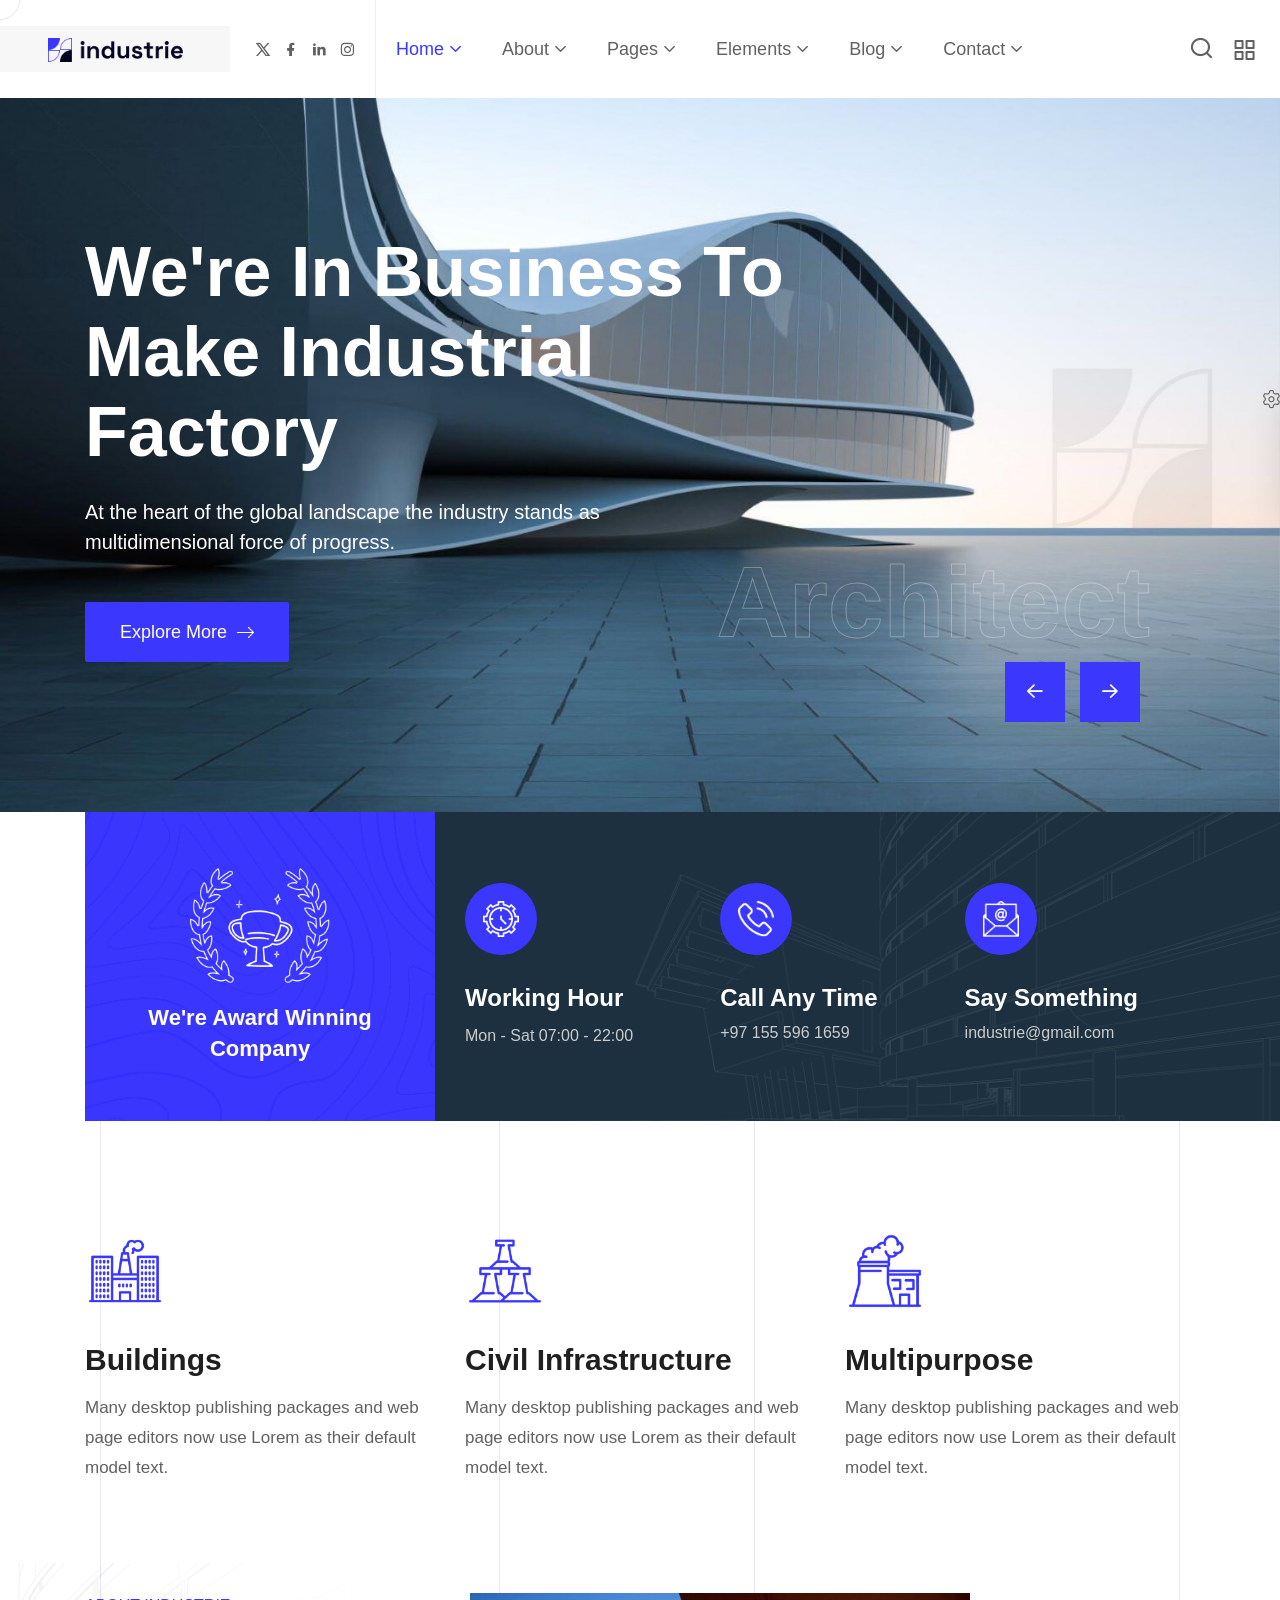
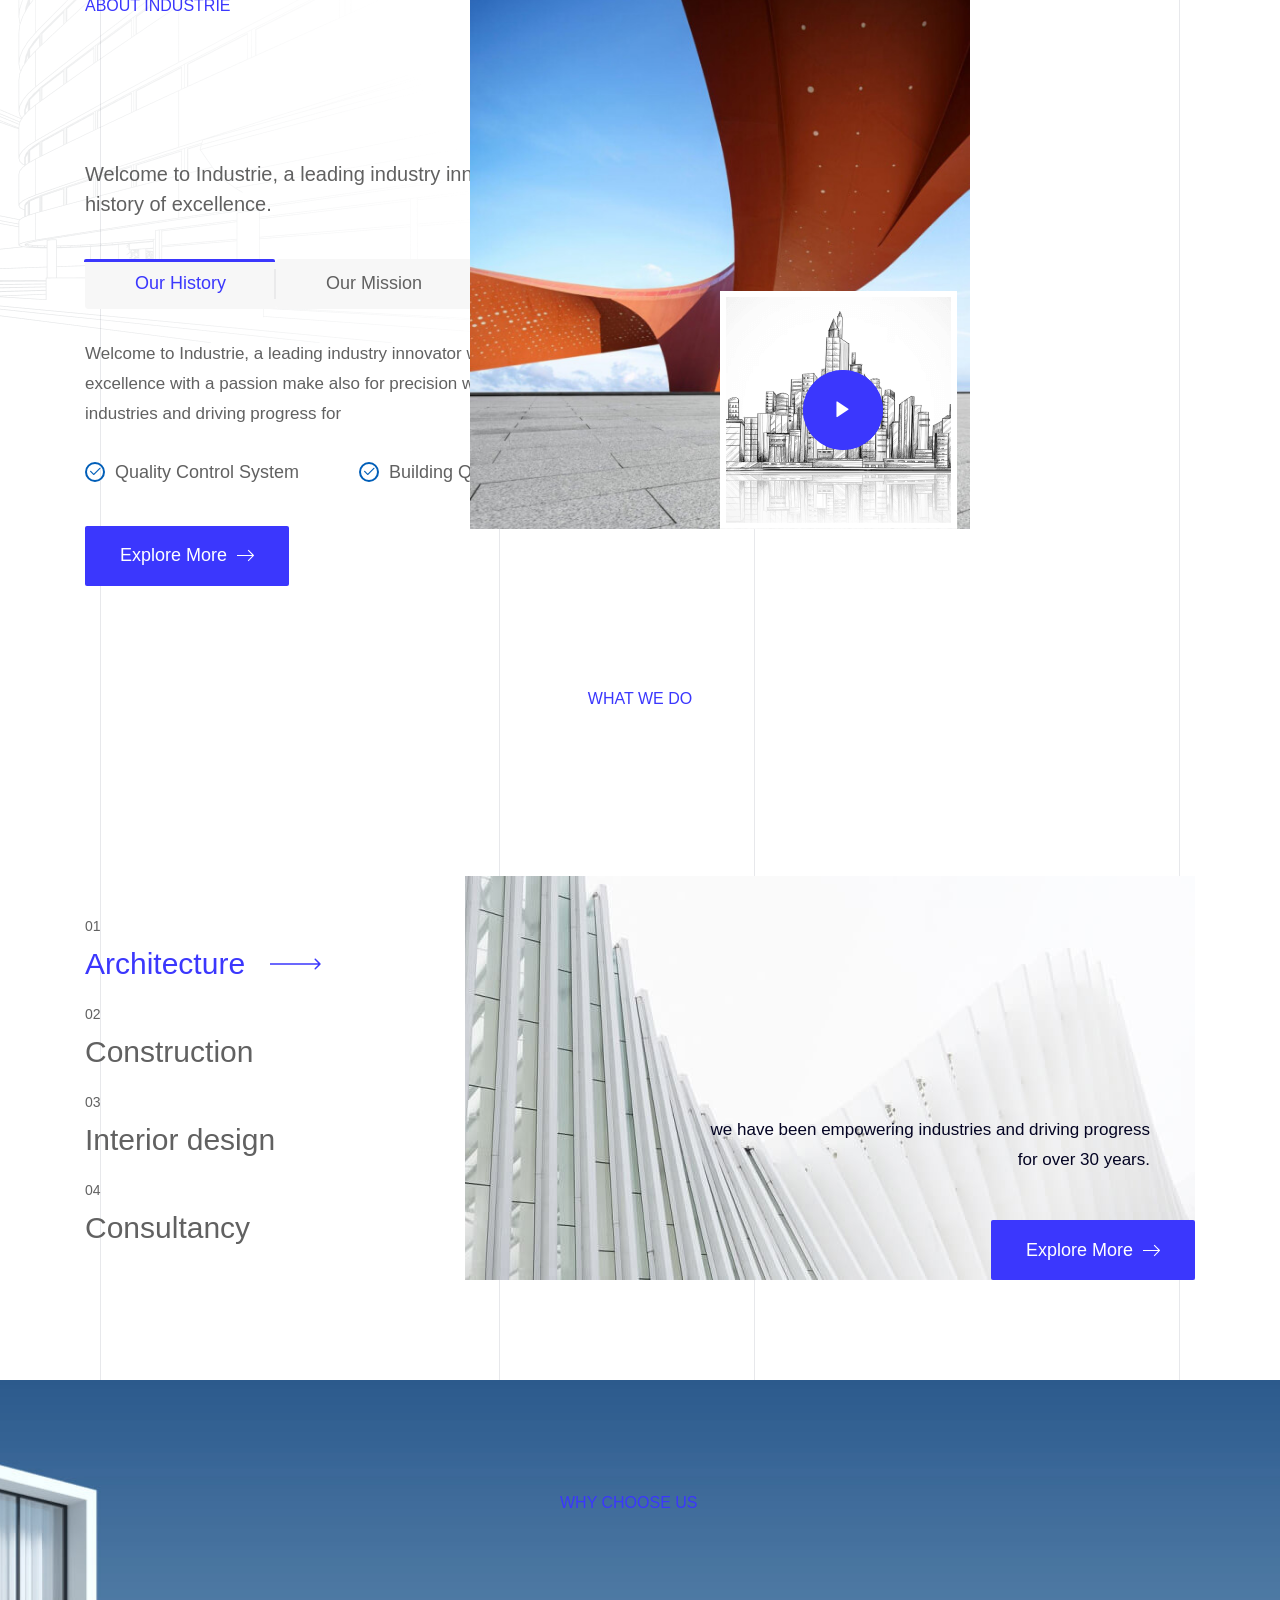
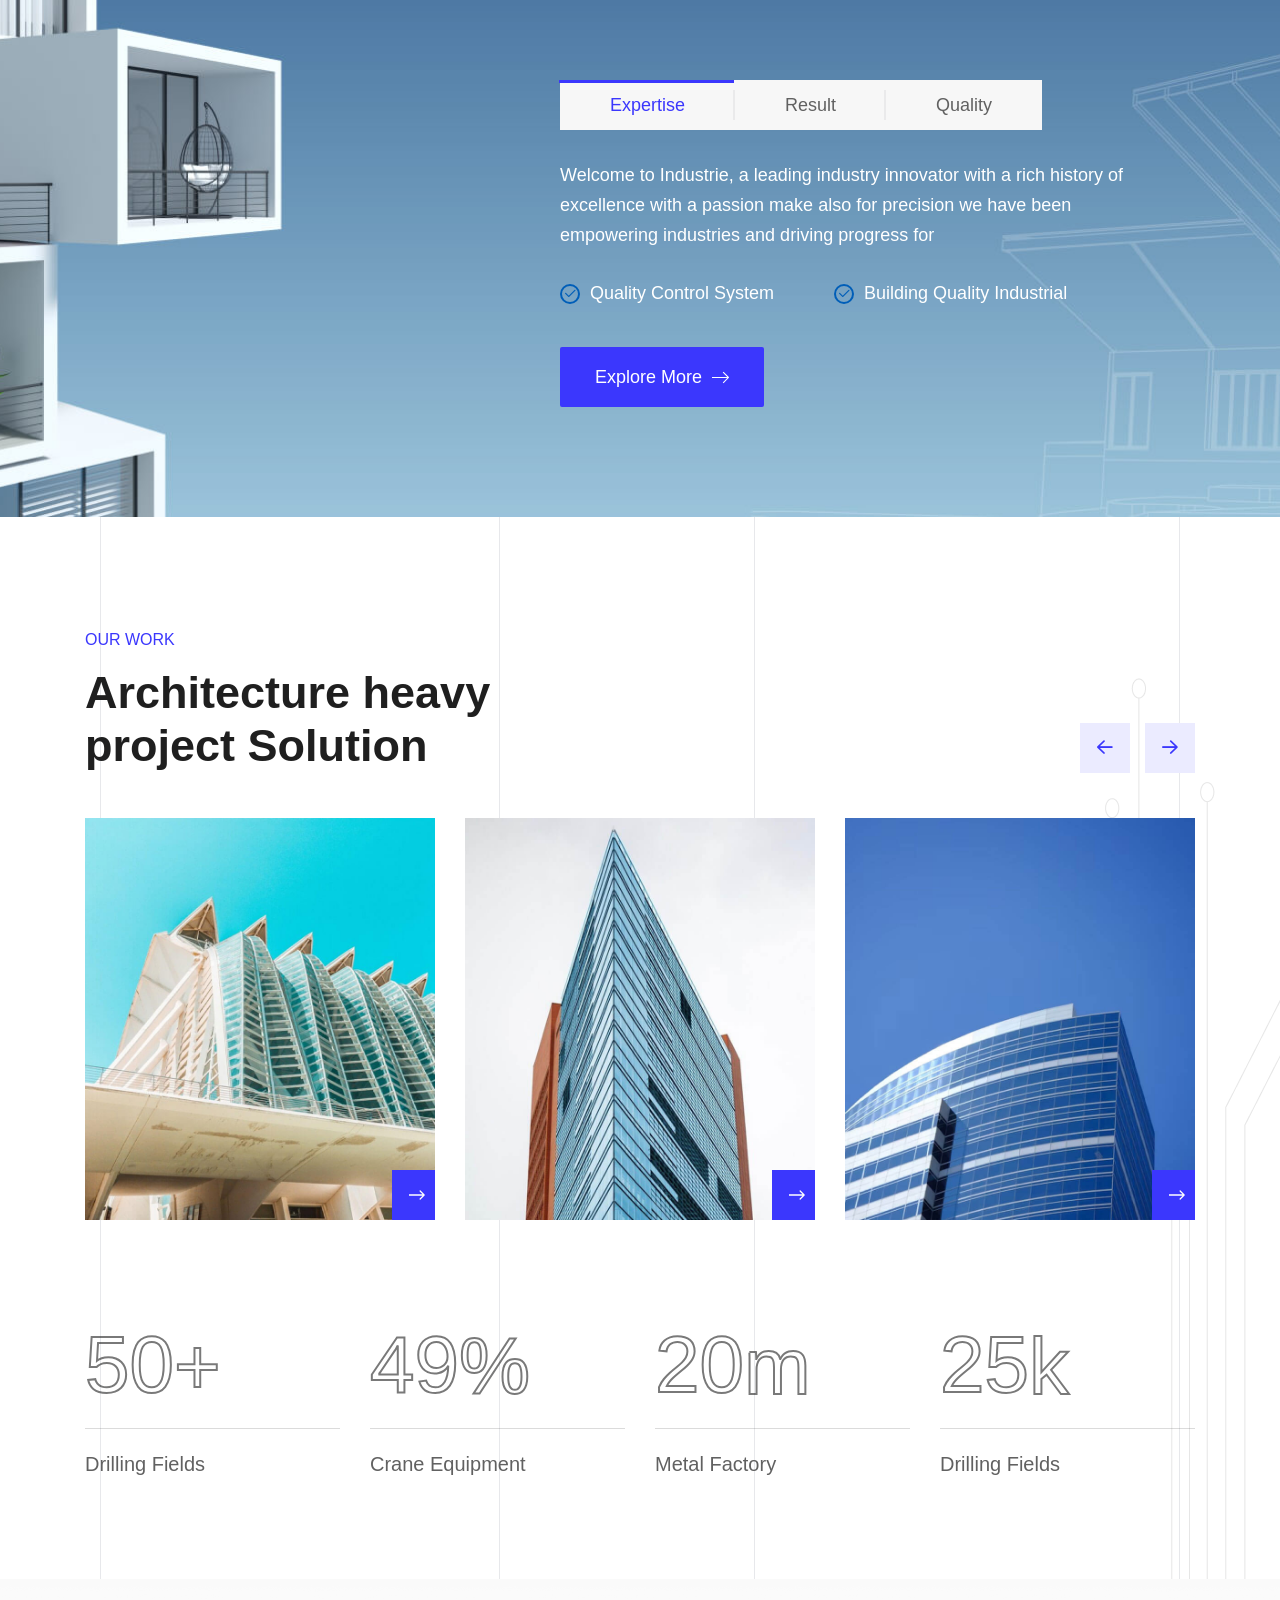
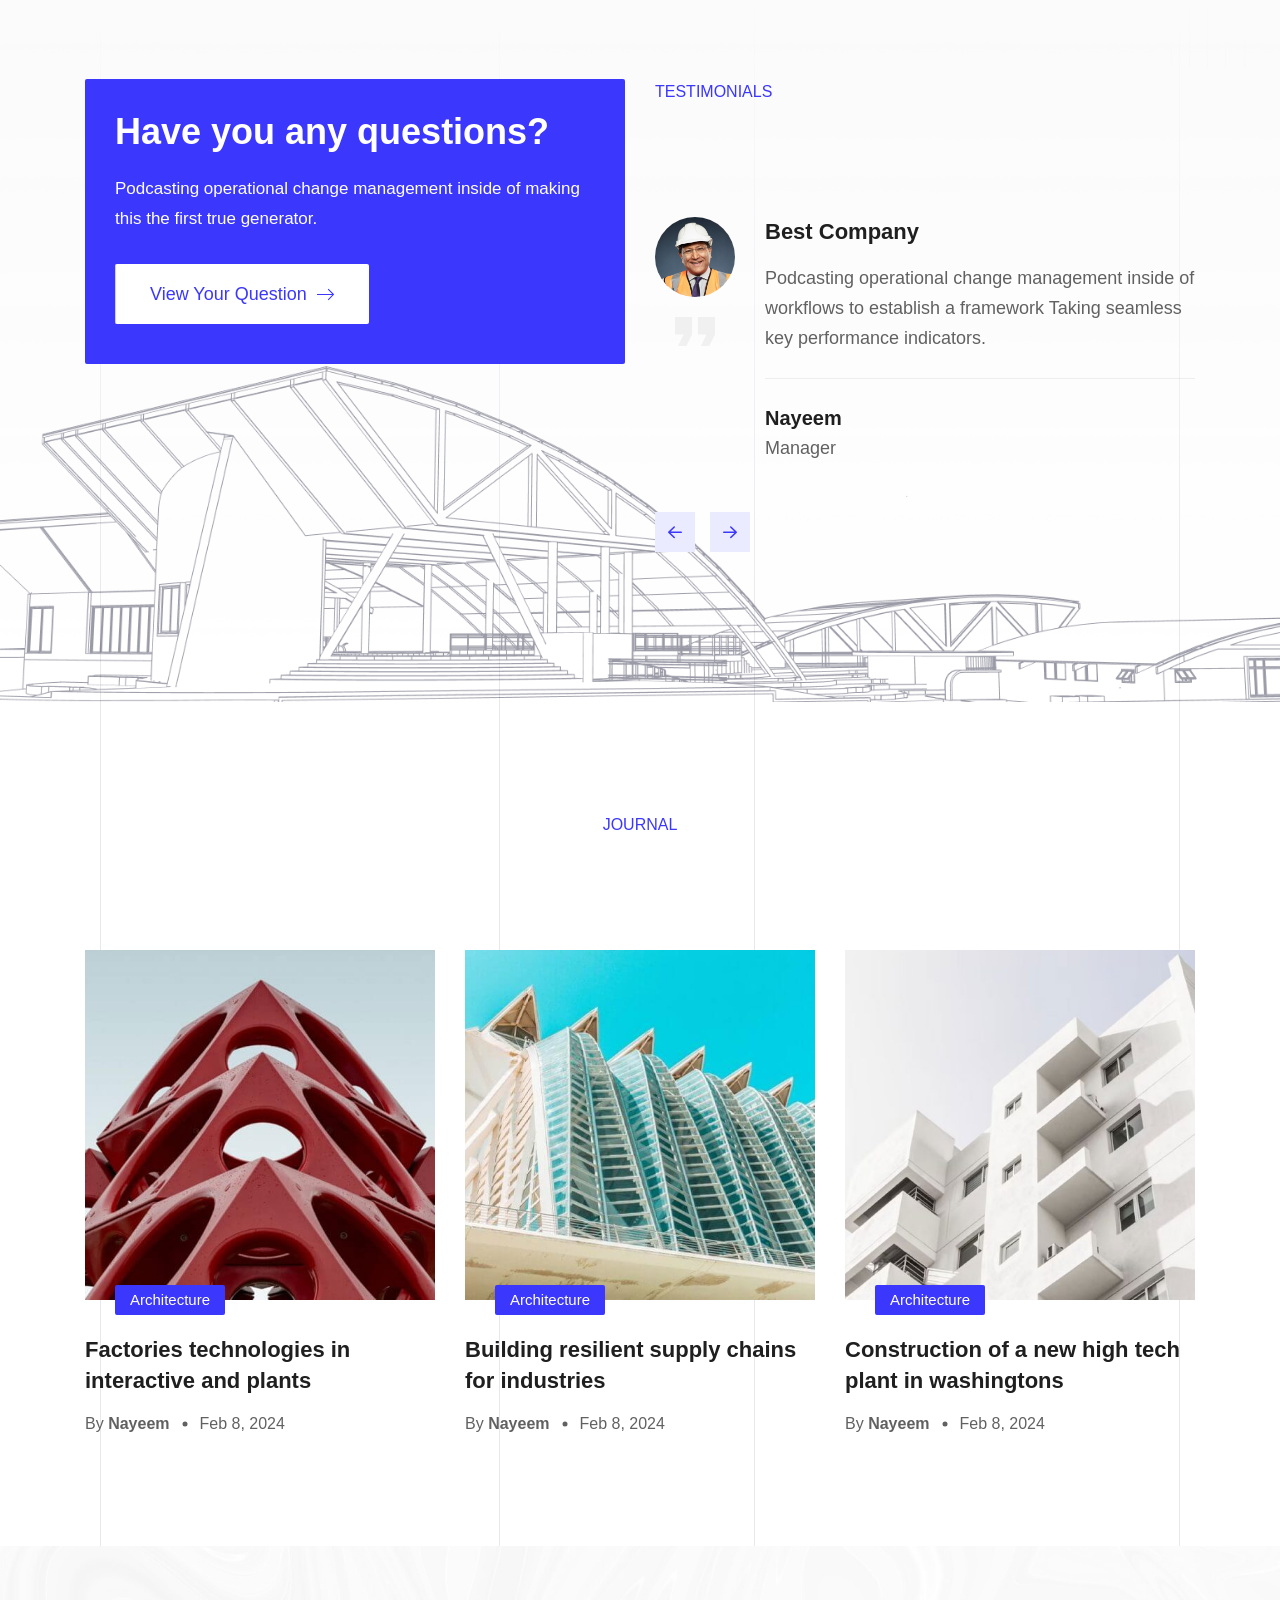
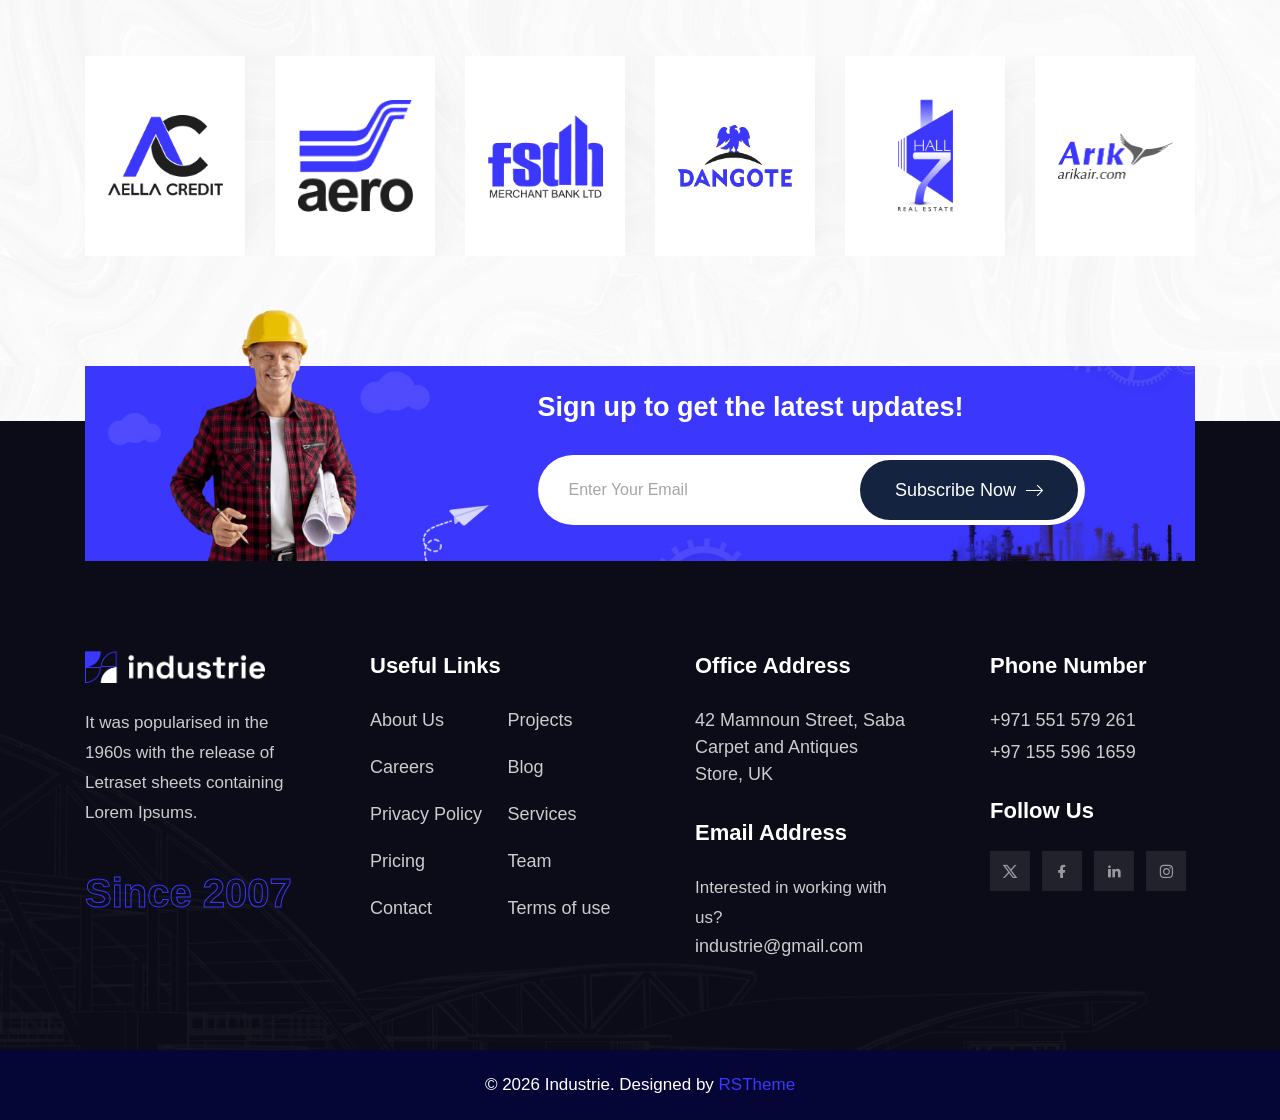
<file: architecture.html>
<!doctype html>
<html class="no-js" lang="zxx">

<!-- Mirrored from industrie.rstheme.com/html/architecture.html by HTTrack Website Copier/3.x [XR&CO'2014], Sat, 26 Apr 2025 08:26:59 GMT -->
<meta charset="utf-8">
<meta http-equiv="x-ua-compatible" content="ie=edge">
<title>Architecture || HTML Template</title>
<meta name="description" content="">
<meta name="viewport" content="width=device-width, initial-scale=1">
<!-- Place favicon.ico in the root directory -->
<link rel="shortcut icon" type="image/x-icon" href="assets/images/favicon-deep-blue.png">
<!-- CSS here -->
<link rel="stylesheet" href="assets/css/vendor/bootstrap.min.css">
<link rel="stylesheet" href="assets/css/vendor/animate.min.css">
<link rel="stylesheet" href="assets/css/plugins/swiper.min.css">
<link rel="stylesheet" href="assets/css/plugins/nice-select.css">
<link rel="stylesheet" href="assets/css/plugins/nouislider.min.css">
<link rel="stylesheet" href="assets/css/vendor/magnific-popup.css">
<link rel="stylesheet" href="assets/css/vendor/odometer.min.css">
<link rel="stylesheet" href="assets/css/vendor/fontawesome-pro.css">
<link rel="stylesheet" href="assets/css/vendor/spacing.css">
<link rel="stylesheet" href="assets/css/vendor/remixicon.css">
<link rel="stylesheet" href="assets/css/main.css">

<body class="rs-smoother-yes">

    <!-- preloader start -->
    <div id="pre-load">
        <div id="loader" class="loader">
            <div class="loader-container has-theme-deep-blue">
                <div class="loader-icon"><img src="assets/images/favicon-deep-blue.png" alt=""></div>
            </div>
        </div>
    </div>
    <!-- preloader end -->

    <!-- preloader start -->

    <div id="rs-mouse">
        <div id="cursor-ball"></div>
    </div>

    <!-- preloader end -->

    <!-- Header area start -->
    <header>
        <div class="rs-header-area rs-header-one has-theme-deep-blue">
            <div class="container-fluid g-0">
                <div class="rs-header-inner" id="header-sticky">
                    <div class="rs-header-left">
                        <div class="rs-header-logo-wrapper">
                            <div class="rs-header-logo">
                                <!-- <div class="rs-header-logo-bg"></div> -->
                                <a href="index.html"><img src="assets/images/logo/logo-deep-blue.png" alt="logo"></a>
                            </div>
                        </div>
                    </div>
                    <div class="rs-header-menu">
                        <div class="rs-theme-social has-transparent has-deep-blue">
                            <a href="#"><i class="ri-twitter-x-line"></i></a>
                            <a href="#"><i class="ri-facebook-fill"></i></a>
                            <a href="#"><i class="ri-linkedin-fill"></i></a>
                            <a href="#"><i class="ri-instagram-line"></i></a>
                        </div>
                        <nav id="mobile-menu" class="main-menu">
                            <ul class="multipage-menu">
                                <li class="menu-item-has-children">
                                    <a href="#">Home</a>
                                    <ul class="submenu last-children">
                                        <li class="menu-item-has-children has-arrow">
                                            <a href="#">Multipages</a>
                                            <ul class="submenu">
                                                <li><a href="index.html">Industry</a></li>
                                                <li><a href="red-engineering.html">Red Engineering</a></li>
                                                <li><a href="blue-construction.html">Blue Construction</a></li>
                                                <li><a href="metallurgy.html">Metallurgy</a></li>
                                                <li><a href="orange-construction.html">Orange construction</a></li>
                                                <li><a href="laboratory.html">Laboratory</a></li>
                                                <li><a href="renewable-energy.html">Renewable Energy</a></li>
                                                <li><a href="oil-gas.html">Oil & Gas</a></li>
                                                <li><a href="factory.html">Factory</a></li>
                                                <li><a href="robotic.html">Robotic</a></li>
                                                <li><a href="architecture.html">Architecture</a></li>
                                                <li><a href="manufacturing.html">Manufacturing</a></li>
                                            </ul>
                                        </li>
                                        <li class="menu-item-has-children has-arrow">
                                            <a href="javascript:void(0)">Onepages</a>
                                            <ul class="submenu">
                                                <li><a href="industrie-one-page.html">Industrie Onepage</a></li>
                                                <li><a href="red-engineering-one-page.html">Engineering Onepage</a></li>
                                                <li><a href="blue-construction-one-page.html">Blue Construct Onepage</a></li>
                                                <li><a href="metallurgy-one-page.html">Metallurgy Onepage</a></li>
                                                <li><a href="orange-construction-one-page.html">Construction Onepage</a></li>
                                                <li><a href="laboratory-one-page.html">Laboratory Onepage</a></li>
                                                <li><a href="renewable-energy-one-page.html"> Energy Onepage</a></li>
                                                <li><a href="oil-gas-one-page.html">Oil Gas Onepage</a></li>
                                                <li><a href="factory-one-page.html">Factory Onepage</a></li>
                                                <li><a href="robotic-one-page.html">Robotic Onepage</a></li>
                                                <li><a href="architecture-one-page.html">Architecture Onepage</a></li>
                                                <li><a href="manufacturing-one-page.html">Manufacturing Onepage</a></li>
                                            </ul>
                                        </li>
                                    </ul>
                                </li>
                                <!-- about menu -->
                                <li class="menu-item-has-children">
                                    <a href="about.html">About</a>
                                    <ul class="submenu last-children">
                                        <li>
                                            <a href="about.html">About Us 01</a>
                                        </li>
                                        <li>
                                            <a href="about-two.html">About Us 02</a>
                                        </li>
                                    </ul>
                                </li>
                                <!-- page menu -->
                                <li class="menu-item-has-children">
                                    <a href="javascript:void(0)">Pages</a>
                                    <ul class="submenu last-children">
                                        <li class=" has-arrow">
                                            <a href="javascript:void(0)">Services</a>
                                            <ul class="submenu">
                                                <li><a href="services.html">Services</a></li>
                                                <li><a href="services-details.html">Services Details</a></li>
                                            </ul>
                                        </li>
                                        <li class=" has-arrow">
                                            <a href="javascript:void(0)">Team</a>
                                            <ul class="submenu">
                                                <li><a href="team.html">Team</a></li>
                                                <li><a href="team-details.html">Team Details</a></li>
                                            </ul>
                                        </li>
                                        <li class=" has-arrow">
                                            <a href="javascript:void(0)">Project</a>
                                            <ul class="submenu">
                                                <li><a href="portfolio.html">Project</a></li>
                                                <li><a href="portfolio-details.html">Project Details</a></li>
                                            </ul>
                                        </li>
                                        <li>
                                            <a href="pricing.html">Pricing Plan</a>
                                        </li>
                                        <li class=" has-arrow">
                                            <a href="shop.html">Shop</a>
                                            <ul class="submenu">
                                                <li><a href="shop.html">Product</a></li>
                                                <li><a href="shop-details.html">Product Details</a></li>
                                                <li><a href="checkout.html">Checkout</a></li>
                                                <li><a href="cart.html">Cart</a></li>
                                            </ul>
                                        </li>
                                        <li>
                                            <a href="faq.html">Faq</a>
                                        </li>
                                        <li>
                                            <a href="appointment.html">Appointment</a>
                                        </li>
                                    </ul>
                                </li>
                                <!-- elements menu -->
                                <li class="has-mega-menu menu-item-has-children">
                                    <a href="javascript:void(0)">Elements</a>
                                    <ul class="mega-menu mega-grid">
                                        <li>
                                            <a href="#" class="title">Elements Layout</a>
                                            <ul>
                                                <li><a href="elements-features.html">Features</a></li>
                                                <li><a href="elements-advance-tab.html">Advance Tab</a></li>
                                                <li><a href="elements-work-process.html">Work Process</a></li>
                                                <li><a href="elements-counter.html">Counter</a></li>
                                                <li><a href="elements-gsap.html">GSAP</a></li>
                                            </ul>
                                        </li>
                                        <li>
                                            <a href="#" class="title">Elements Layout</a>
                                            <ul>
                                                <li><a href="elements-services.html">Services Box</a></li>
                                                <li><a href="elements-team.html">Team</a></li>
                                                <li><a href="elements-pricing.html">Pricing</a></li>
                                                <li><a href="elements-portfolio.html">Project</a></li>
                                                <li><a href="#">Coming Soon</a></li>
                                            </ul>
                                        </li>
                                        <li>
                                            <a href="#" class="title">Elements Layout</a>
                                            <ul>
                                                <li><a href="elements-services-tab.html">Services Tab</a></li>
                                                <li><a href="elements-testimonial.html">Testimonials</a></li>
                                                <li><a href="elements-brand.html">Partner Logo</a></li>
                                                <li><a href="elements-blog.html">Blog</a></li>
                                                <li><a href="#">Coming Soon</a></li>
                                            </ul>
                                        </li>
                                    </ul>
                                </li>

                                <li class="menu-item-has-children">
                                    <a href="javascript:void(0)">Blog</a>
                                    <ul class="submenu last-children">
                                        <li>
                                            <a href="blog.html">Blog</a>
                                        </li>
                                        <li>
                                            <a href="blog-details.html">Blog Details</a>
                                        </li>
                                    </ul>
                                </li>
                                <li class="menu-item-has-children">
                                    <a href="contact.html">Contact</a>
                                    <ul class="submenu last-children">
                                        <li>
                                            <a href="contact.html">Contact 01</a>
                                        </li>
                                        <li>
                                            <a href="contact-two.html">Contact 02</a>
                                        </li>
                                    </ul>
                                </li>
                            </ul>
                        </nav>
                    </div>
                    <div class="rs-header-right">
                        <!-- search area start -->
                        <div class="rs-header-search-wrapper">
                            <div class="rs-header-search-icon has-theme-deep-blue">
                                <i class="ri-close-fill has-close"></i>
                                <i class="ri-search-line has-search"></i>
                            </div>
                            <form id="contact-form" class="rs-header-search-inner rs-stickys-form" action="https://industrie.rstheme.com/html/assets/mailer.php" method="POST">
                                <div class="rs-header-search">
                                    <input type="text" placeholder="Searching...">
                                    <button type="submit"><i class="ri-search-line"></i></button>
                                </div>
                            </form>
                        </div>
                        <!-- search area end -->
                        <div class="rs-header-btn">
                            <a class="rs-btn has-theme-deep-blue has-icon has-bg" href="contact.html">Get In Touch
                                <span class="icon-box">
                                <svg class="icon-first" xmlns="http://www.w3.org/2000/svg" viewBox="0 0 32 32">
                                    <path
                                        d="M31.71,15.29l-10-10L20.29,6.71,28.59,15H0v2H28.59l-8.29,8.29,1.41,1.41,10-10A1,1,0,0,0,31.71,15.29Z">
                                    </path>
                                </svg>
                                <svg class="icon-second" xmlns="http://www.w3.org/2000/svg" viewBox="0 0 32 32">
                                    <path
                                        d="M31.71,15.29l-10-10L20.29,6.71,28.59,15H0v2H28.59l-8.29,8.29,1.41,1.41,10-10A1,1,0,0,0,31.71,15.29Z">
                                    </path>
                                </svg>
                            </span>
                            </a>
                        </div>
                        <div class="rs-header-hamburger has-theme-deep-blue">
                            <div class="sidebar-toggle">
                                <a class="bar-icon" href="javascript:void(0)">
                                    <svg xmlns="http://www.w3.org/2000/svg" width="21" height="20" viewBox="0 0 21 20" fill="none">
                                        <path d="M8.55566 11H1.55566C1.29045 11 1.03609 11.1054 0.848557 11.2929C0.661021 11.4804 0.555664 11.7348 0.555664 12V19C0.555664 19.2652 0.661021 19.5196 0.848557 19.7071C1.03609 19.8946 1.29045 20 1.55566 20H8.55566C8.82088 20 9.07523 19.8946 9.26277 19.7071C9.45031 19.5196 9.55566 19.2652 9.55566 19V12C9.55566 11.7348 9.45031 11.4804 9.26277 11.2929C9.07523 11.1054 8.82088 11 8.55566 11ZM7.55566 18H2.55566V13H7.55566V18ZM19.5557 0H12.5557C12.2904 0 12.0361 0.105357 11.8486 0.292893C11.661 0.48043 11.5557 0.734784 11.5557 1V8C11.5557 8.26522 11.661 8.51957 11.8486 8.70711C12.0361 8.89464 12.2904 9 12.5557 9H19.5557C19.8209 9 20.0752 8.89464 20.2628 8.70711C20.4503 8.51957 20.5557 8.26522 20.5557 8V1C20.5557 0.734784 20.4503 0.48043 20.2628 0.292893C20.0752 0.105357 19.8209 0 19.5557 0ZM18.5557 7H13.5557V2H18.5557V7ZM19.5557 11H12.5557C12.2904 11 12.0361 11.1054 11.8486 11.2929C11.661 11.4804 11.5557 11.7348 11.5557 12V19C11.5557 19.2652 11.661 19.5196 11.8486 19.7071C12.0361 19.8946 12.2904 20 12.5557 20H19.5557C19.8209 20 20.0752 19.8946 20.2628 19.7071C20.4503 19.5196 20.5557 19.2652 20.5557 19V12C20.5557 11.7348 20.4503 11.4804 20.2628 11.2929C20.0752 11.1054 19.8209 11 19.5557 11ZM18.5557 18H13.5557V13H18.5557V18ZM8.55566 0H1.55566C1.29045 0 1.03609 0.105357 0.848557 0.292893C0.661021 0.48043 0.555664 0.734784 0.555664 1V8C0.555664 8.26522 0.661021 8.51957 0.848557 8.70711C1.03609 8.89464 1.29045 9 1.55566 9H8.55566C8.82088 9 9.07523 8.89464 9.26277 8.70711C9.45031 8.51957 9.55566 8.26522 9.55566 8V1C9.55566 0.734784 9.45031 0.48043 9.26277 0.292893C9.07523 0.105357 8.82088 0 8.55566 0ZM7.55566 7H2.55566V2H7.55566V7Z" fill="#616161"></path>
                                    </svg>
                                </a>
                            </div>
                        </div>
                    </div>
                </div>
            </div>
        </div>
    </header>
    <!-- Header area end -->

    <!-- Offcanvas area start -->
    <div class="fix">
        <div class="offcanvas-area has-theme-deep-blue" data-lenis-prevent>
            <div class="offcanvas-wrapper">
                <div class="offcanvas-content">
                    <div class="offcanvas-top d-flex justify-content-between align-items-center mb-25">
                        <div class="offcanvas-logo">
                            <a href="index.html"><img src="assets/images/logo/logo-deep-blue.png" alt="logo"></a>
                        </div>
                        <div class="offcanvas-close">
                            <button class="offcanvas-close-icon animation--flip">
                                <span class="offcanvas-m-lines">
                                <span class="offcanvas-m-line line--1"></span><span
                                    class="offcanvas-m-line line--2"></span><span
                                    class="offcanvas-m-line line--3"></span>
                                </span>
                            </button>
                        </div>
                    </div>
                    <div class="offcanvas-about mb-30 d-none d-sm-block">
                        <p> Industrie is a modern factory website. specifically designed for who need construction,
                            firms, oil, architecture and any other small business.
                        </p>
                    </div>
                    <div class="offcanvas-gallery d-none d-sm-block">
                        <div class="offcanvas-gallery-thumb-wrapper">
                            <div class="offcanvas-popup-thumb">
                                <a class="popup-image" href="assets/images/gallery/gallery-thumb-01.png">
                                    <img src="assets/images/gallery/gallery-thumb-01.png" alt="image">
                                </a>
                            </div>
                            <div class="offcanvas-popup-thumb">
                                <a class="popup-image" href="assets/images/gallery/gallery-thumb-02.png">
                                    <img src="assets/images/gallery/gallery-thumb-02.png" alt="image">
                                </a>
                            </div>
                            <div class="offcanvas-popup-thumb">
                                <a class="popup-image" href="assets/images/gallery/gallery-thumb-03.png">
                                    <img src="assets/images/gallery/gallery-thumb-03.png" alt="image">
                                </a>
                            </div>
                            <div class="offcanvas-popup-thumb">
                                <a class="popup-image" href="assets/images/gallery/gallery-thumb-04.png">
                                    <img src="assets/images/gallery/gallery-thumb-04.png" alt="image">
                                </a>
                            </div>
                            <div class="offcanvas-popup-thumb">
                                <a class="popup-image" href="assets/images/gallery/gallery-thumb-05.png">
                                    <img src="assets/images/gallery/gallery-thumb-05.png" alt="image">
                                </a>
                            </div>
                            <div class="offcanvas-popup-thumb">
                                <a class="popup-image" href="assets/images/gallery/gallery-thumb-01.png">
                                    <img src="assets/images/gallery/gallery-thumb-01.png" alt="image">
                                </a>
                            </div>
                        </div>
                    </div>
                    <div class="mobile-menu">
                        <div class="rs-offcanvas-menu mb-25">
                            <nav></nav>
                        </div>
                    </div>
                    <div class="offcanvas-contact mb-30">
                        <h4 class="offcanvas-title-meta">Contact Info</h4>
                        <ul>
                            <li class="d-flex align-items-center gap-15">
                                <div class="offcanvas-contact-icon">
                                    <svg xmlns="http://www.w3.org/2000/svg" width="14" height="18" viewBox="0 0 14 18" fill="none">
                                        <path d="M11.8768 9.68475C11.3059 10.835 10.5331 11.9818 9.74128 13.0109C8.95198 14.0368 8.15999 14.9249 7.5643 15.5572C7.48514 15.6412 7.40956 15.7206 7.33802 15.7951C7.26648 15.7206 7.1909 15.6412 7.11174 15.5572C6.51605 14.9249 5.72406 14.0368 4.93476 13.0109C4.14299 11.9818 3.37019 10.835 2.79925 9.68475C2.22242 8.52266 1.89032 7.43373 1.89032 6.5C1.89032 3.50846 4.32934 1.08333 7.33802 1.08333C10.3467 1.08333 12.7857 3.50846 12.7857 6.5C12.7857 7.43373 12.4536 8.52266 11.8768 9.68475ZM7.33802 17.3333C7.33802 17.3333 13.8753 11.1732 13.8753 6.5C13.8753 2.91015 10.9484 0 7.33802 0C3.7276 0 0.800781 2.91015 0.800781 6.5C0.800781 11.1732 7.33802 17.3333 7.33802 17.3333Z" fill="#6D6D6D"></path>
                                        <path d="M7.33802 8.66667C6.13455 8.66667 5.15894 7.69662 5.15894 6.5C5.15894 5.30338 6.13455 4.33333 7.33802 4.33333C8.54149 4.33333 9.5171 5.30338 9.5171 6.5C9.5171 7.69662 8.54149 8.66667 7.33802 8.66667ZM7.33802 9.75C9.14323 9.75 10.6066 8.29492 10.6066 6.5C10.6066 4.70507 9.14323 3.25 7.33802 3.25C5.53281 3.25 4.0694 4.70507 4.0694 6.5C4.0694 8.29492 5.53281 9.75 7.33802 9.75Z" fill="#6D6D6D"></path>
                                    </svg>
                                </div>
                                <div class="offcanvas-contact-text">
                                    <a href="#"> 2096 New Market, New Road <br>
                                    North Carolina, USA </a>
                                </div>
                            </li>
                            <li class="d-flex align-items-center gap-15">
                                <div class="offcanvas-contact-icon">
                                    <svg xmlns="http://www.w3.org/2000/svg" width="16" height="16" viewBox="0 0 16 16" fill="none">
                                        <path d="M3.65387 1.32849C3.40343 1.00649 2.92745 0.976861 2.639 1.26531L1.60508 2.29923C1.1216 2.78271 0.94387 3.46766 1.1551 4.06847C2.00338 6.48124 3.39215 8.74671 5.32272 10.6773C7.25329 12.6078 9.51876 13.9966 11.9315 14.8449C12.5323 15.0561 13.2173 14.8784 13.7008 14.3949L14.7347 13.361C15.0231 13.0726 14.9935 12.5966 14.6715 12.3461L12.3653 10.5524C12.2008 10.4245 11.9866 10.3793 11.7845 10.4298L9.59541 10.9771C9.00082 11.1257 8.37183 10.9515 7.93845 10.5181L5.48187 8.06155C5.04849 7.62817 4.87427 6.99919 5.02292 6.40459L5.57019 4.21553C5.62073 4.01336 5.57552 3.79918 5.44758 3.63468L3.65387 1.32849ZM1.88477 0.511076C2.62689 -0.231039 3.8515 -0.154797 4.49583 0.673634L6.28954 2.97983C6.6187 3.40304 6.73502 3.95409 6.60498 4.47423L6.05772 6.66329C5.99994 6.8944 6.06766 7.13888 6.2361 7.30732L8.69268 9.7639C8.86113 9.93235 9.1056 10.0001 9.33671 9.94229L11.5258 9.39502C12.0459 9.26499 12.597 9.3813 13.0202 9.71047L15.3264 11.5042C16.1548 12.1485 16.231 13.3731 15.4889 14.1152L14.455 15.1492C13.7153 15.8889 12.6089 16.2137 11.5778 15.8512C9.01754 14.9511 6.61438 13.4774 4.56849 11.4315C2.5226 9.38562 1.04895 6.98246 0.148838 4.42225C-0.213682 3.39112 0.11113 2.28472 0.85085 1.545L1.88477 0.511076Z" fill="#6D6D6D"></path>
                                        <path d="M11 0.5C11 0.223858 11.2239 0 11.5 0H15.5C15.7761 0 16 0.223858 16 0.5V4.5C16 4.77614 15.7761 5 15.5 5C15.2239 5 15 4.77614 15 4.5V1.70711L10.8536 5.85355C10.6583 6.04882 10.3417 6.04882 10.1464 5.85355C9.95118 5.65829 9.95118 5.34171 10.1464 5.14645L14.2929 1H11.5C11.2239 1 11 0.776142 11 0.5Z" fill="#6D6D6D"></path>
                                    </svg>
                                </div>
                                <div class="offcanvas-contact-text">
                                    <a href="tel:+12346691234"> +123-4669-1234 </a>
                                </div>
                            </li>
                            <li class="d-flex align-items-center gap-15">
                                <div class="offcanvas-contact-icon">
                                    <svg xmlns="http://www.w3.org/2000/svg" width="16" height="16" viewBox="0 0 16 16" fill="none">
                                        <path d="M2 2C0.895431 2 0 2.89543 0 4V12L2.58386e-05 12.0103C0.00555998 13.1101 0.898859 14 2 14H7.5C7.77614 14 8 13.7761 8 13.5C8 13.2239 7.77614 13 7.5 13H2C1.53715 13 1.14774 12.6855 1.03376 12.2586L6.67417 8.7876L8 9.5831L15 5.3831V8.5C15 8.77614 15.2239 9 15.5 9C15.7761 9 16 8.77614 16 8.5V4C16 2.89543 15.1046 2 14 2H2ZM5.70808 8.20794L1 11.1052V5.3831L5.70808 8.20794ZM1 4.2169V4C1 3.44772 1.44772 3 2 3H14C14.5523 3 15 3.44772 15 4V4.2169L8 8.4169L1 4.2169Z" fill="#6D6D6D"></path>
                                        <path d="M14.2467 14.2686C15.2567 14.2686 15.8339 13.4116 15.8339 12.2442V12.0344C15.8339 10.4297 14.6402 9 12.5197 9H12.4847C10.421 9 9 10.3598 9 12.4322V12.6465C9 14.8195 10.4385 16 12.3579 16H12.4016C12.9963 16 13.4204 15.9257 13.639 15.8251V15.0949C13.3941 15.2042 12.9656 15.2742 12.4585 15.2742H12.4147C11.0812 15.2742 9.84385 14.4872 9.84385 12.6202V12.4628C9.84385 10.8057 10.9019 9.73891 12.4847 9.73891H12.524C14.0587 9.73891 15.0075 10.7883 15.0075 12.065V12.183C15.0075 13.158 14.6839 13.5734 14.3691 13.5734C14.1374 13.5734 13.9582 13.4247 13.9582 13.1537V10.9631H13.0531V11.5315H13.0225C12.9394 11.2342 12.6552 10.9019 12.0693 10.9019C11.2911 10.9019 10.8101 11.4572 10.8101 12.3011V12.8301C10.8101 13.722 11.2998 14.2642 12.0693 14.2642C12.5415 14.2642 12.9656 14.0369 13.0837 13.6215H13.1274C13.2455 14.0412 13.7439 14.2686 14.2467 14.2686ZM11.7939 12.6814V12.4541C11.7939 11.9076 12.0212 11.6627 12.3666 11.6627C12.664 11.6627 12.9394 11.8551 12.9394 12.371V12.7383C12.9394 13.3111 12.6858 13.4816 12.3754 13.4816C12.0212 13.4816 11.7939 13.2673 11.7939 12.6814Z" fill="#6D6D6D"></path>
                                    </svg>
                                </div>
                                <div class="offcanvas-contact-text">
                                    <a href="mailto:info@gmail.com">info@gmail.com</a>
                                </div>
                            </li>
                        </ul>
                    </div>
                    <div class="offcanvas-social">
                        <h4 class="offcanvas-title-meta">Subscribe & Follow</h4>
                        <ul>
                            <li><a href="#"><i class="fab fa-facebook-f"></i></a></li>
                            <li><a href="#"><i class="fab fa-twitter"></i></a></li>
                            <li><a href="#"><i class="fab fa-youtube"></i></a></li>
                            <li><a href="#"><i class="fab fa-linkedin"></i></a></li>
                        </ul>
                    </div>
                </div>
            </div>
        </div>
    </div>
    <div class="offcanvas-overlay"></div>
    <div class="offcanvas-overlay-white"></div>
    <!-- Offcanvas area start -->

    <!-- Body main wrapper start -->
    <main class="p-relative">

        <!-- border line area start -->
        <div class="rs-common-line d-none d-sm-block">
            <div class="container">
                <div class="line__wrap">
                    <div class="line__item"></div>
                </div>
                <div class="line__wrap-two">
                    <div class="line__item-two"></div>
                </div>
            </div>
        </div>
        <!-- border line area start -->



        <!-- banner area start -->
        <section class="rs-banner-area rs-banner-eleven rs-swiper">
            <span class="rs-banner-stroke-text">Architect</span>
            <span class="rs-banner-meta-text">Contact Info → Scroll Down </span>
            <div class="rs-banner-slider-wrapper">
                <div class="swiper" data-clone-slides="false" data-loop="true" data-speed="2000" data-autoplay="true" data-dots-dynamic="false" data-hover-pause="true" data-effect="fade" data-delay="1000" data-item="1" data-item-xl="1" data-item-lg="1" data-item-md="1" data-item-sm="1" data-item-xs="1" data-item-mobile="1" data-margin="30" data-margin-xl="30" data-margin-lg="30" data-margin-md="30" data-margin-sm="30" data-margin-xs="30" data-margin-mobile="30">
                    <div class="swiper-wrapper">
                        <div class="swiper-slide">
                            <div class="rs-banner-item-wrapper">
                                <div class="rs-banner-bg-thumb" data-background="assets/images/bg/banner-bg-18.png">
                                </div>
                                <div class="container">
                                    <div class="row">
                                        <div class="col-xxl-6 col-xl-8 col-lg-8">
                                            <div class="rs-banner-item">
                                                <div class="rs-banner-content">
                                                    <h1 class="rs-banner-title">We're in Business to Make Industrial Factory
                                                    </h1>
                                                    <div class="rs-banner-descrip">
                                                        <p>At the heart of the global landscape the industry stands as
                                                            multidimensional force of progress. </p>
                                                    </div>
                                                    <div class="rs-banner-btn">
                                                        <a class="rs-btn has-theme-deep-blue has-icon has-bg" href="contact.html">Explore More
                                                            <span class="icon-box">
                                                <svg class="icon-first" xmlns="http://www.w3.org/2000/svg"
                                                   viewBox="0 0 32 32">
                                                   <path
                                                      d="M31.71,15.29l-10-10L20.29,6.71,28.59,15H0v2H28.59l-8.29,8.29,1.41,1.41,10-10A1,1,0,0,0,31.71,15.29Z">
                                                   </path>
                                                </svg>
                                                <svg class="icon-second" xmlns="http://www.w3.org/2000/svg"
                                                   viewBox="0 0 32 32">
                                                   <path
                                                      d="M31.71,15.29l-10-10L20.29,6.71,28.59,15H0v2H28.59l-8.29,8.29,1.41,1.41,10-10A1,1,0,0,0,31.71,15.29Z">
                                                   </path>
                                                </svg>
                                             </span>
                                                        </a>
                                                    </div>
                                                </div>
                                            </div>
                                        </div>
                                    </div>
                                </div>
                            </div>
                        </div>
                        <div class="swiper-slide">
                            <div class="rs-banner-item-wrapper">
                                <div class="rs-banner-bg-thumb" data-background="assets/images/bg/banner-bg-19.png">
                                </div>
                                <div class="container">
                                    <div class="row">
                                        <div class="col-xxl-6 col-xl-8 col-lg-8">
                                            <div class="rs-banner-item">
                                                <div class="rs-banner-content">
                                                    <h1 class="rs-banner-title">architecture For manufacturing factories
                                                    </h1>
                                                    <div class="rs-banner-descrip">
                                                        <p>At the heart of the global landscape the industry stands as
                                                            multidimensional force of progress. </p>
                                                    </div>
                                                    <div class="rs-banner-btn">
                                                        <a class="rs-btn has-theme-deep-blue has-icon has-bg" href="contact.html">Explore More
                                                            <span class="icon-box">
                                                <svg class="icon-first" xmlns="http://www.w3.org/2000/svg"
                                                   viewBox="0 0 32 32">
                                                   <path
                                                      d="M31.71,15.29l-10-10L20.29,6.71,28.59,15H0v2H28.59l-8.29,8.29,1.41,1.41,10-10A1,1,0,0,0,31.71,15.29Z">
                                                   </path>
                                                </svg>
                                                <svg class="icon-second" xmlns="http://www.w3.org/2000/svg"
                                                   viewBox="0 0 32 32">
                                                   <path
                                                      d="M31.71,15.29l-10-10L20.29,6.71,28.59,15H0v2H28.59l-8.29,8.29,1.41,1.41,10-10A1,1,0,0,0,31.71,15.29Z">
                                                   </path>
                                                </svg>
                                             </span>
                                                        </a>
                                                    </div>
                                                </div>
                                            </div>
                                        </div>
                                    </div>
                                </div>
                            </div>
                        </div>
                    </div>
                    <!-- If we need navigation buttons -->
                    <div class="rs-banner-navigation">
                        <button class="swiper-button-prev rs-swiper-btn has-theme-deep-blue"><i
                        class="fa-regular fa-arrow-left"></i></button>
                        <button class="swiper-button-next rs-swiper-btn has-theme-deep-blue"><i
                        class="fa-regular fa-arrow-right"></i></button>
                    </div>
                    <!-- if we need pagination -->
                    <div class="rs-banner-pagination d-block d-md-none">
                        <div class="swiper-pagination rs-pagination has-theme-deep-blue"></div>
                    </div>
                </div>
            </div>
        </section>
        <!-- banner area end -->

        <!-- contact area start -->
        <section class="rs-contact-area rs-contact-two">
            <!-- <div class="rs-contact-bg-thumb" data-background="assets/images/bg/contact-bg-08.png"></div> -->
            <div class="container">
                <div class="row align-items-center g-5">
                    <div class="col-xl-4 col-lg-4">
                        <div class="rs-award-item">
                            <div class="rs-award-item-thumb" data-background="assets/images/bg/award-bg-01.png"></div>
                            <div class="rs-award-content">
                                <div class="rs-award-icon">
                                    <img src="assets/images/icon/award-icon-01.png" alt="image">
                                </div>
                                <h5 class="rs-award-title">We're Award Winning Company</h5>
                            </div>
                        </div>
                    </div>
                    <div class="col-xl-8 col-lg-8">
                        <div class="rs-contact-wrapper">
                            <div class="rs-contact-bg-thumb" data-background="assets/images/bg/contact-bg-08.png"></div>
                            <div class="rs-contact-inner">
                                <div class="rs-contact-item wow fadeIn" data-wow-delay=".3s">
                                    <div class="rs-contact-icon">
                                        <img src="assets/images/icon/contact-icon-01.png" alt="image">
                                    </div>
                                    <div class="rs-contact-content">
                                        <span>Working Hour</span>
                                        <p class="">Mon - Sat 07:00 - 22:00</p>
                                    </div>
                                </div>
                                <div class="rs-contact-item wow fadeIn" data-wow-delay=".5s">
                                    <div class="rs-contact-icon">
                                        <img src="assets/images/icon/contact-icon-02.png" alt="image">
                                    </div>
                                    <div class="rs-contact-content">
                                        <span>Call Any Time</span>
                                        <h6><a href="tel:971551579261">+97 155 596 1659</a></h6>
                                    </div>
                                </div>
                                <div class="rs-contact-item wow fadeIn" data-wow-delay=".7s">
                                    <div class="rs-contact-icon">
                                        <img src="assets/images/icon/contact-icon-03.png" alt="image">
                                    </div>
                                    <div class="rs-contact-content">
                                        <span>Say Something</span>
                                        <h6><a href="mailto:industrie@gmail.com">industrie@gmail.com</a></h6>
                                    </div>
                                </div>
                            </div>
                        </div>
                    </div>
                </div>
            </div>
        </section>
        <!-- contact area end -->

        <!-- feature area start -->
        <section class="rs-feature-area rs-feature-seven section-space">
            <div class="container">
                <div class="row g-5">
                    <div class="col-xl-4 col-lg-4 col-md-6">
                        <div class="rs-feature-item wow fadeInUp" data-wow-delay=".3s" data-wow-duration="1s">
                            <div class="rs-feature-icon">
                                <img src="assets/images/icon/feature-icon-10.png" alt="image">
                            </div>
                            <h3 class="rs-feature-title">Buildings </h3>
                            <div class="rs-feature-descrip">
                                <p>Many desktop publishing packages and web page editors now use Lorem as their default model
                                    text.</p>
                            </div>
                        </div>
                    </div>
                    <div class="col-xl-4 col-lg-4 col-md-6">
                        <div class="rs-feature-item wow fadeInUp" data-wow-delay=".5s" data-wow-duration="1s">
                            <div class="rs-feature-icon">
                                <img src="assets/images/icon/feature-icon-11.png" alt="image">
                            </div>
                            <h3 class="rs-feature-title">Civil Infrastructure</h3>
                            <div class="rs-feature-descrip">
                                <p>Many desktop publishing packages and web page editors now use Lorem as their default model
                                    text.</p>
                            </div>
                        </div>
                    </div>
                    <div class="col-xl-4 col-lg-4 col-md-6">
                        <div class="rs-feature-item wow fadeInUp" data-wow-delay=".7s" data-wow-duration="1s">
                            <div class="rs-feature-icon">
                                <img src="assets/images/icon/feature-icon-12.png" alt="image">
                            </div>
                            <h3 class="rs-feature-title">Multipurpose</h3>
                            <div class="rs-feature-descrip">
                                <p>Many desktop publishing packages and web page editors now use Lorem as their default model
                                    text.</p>
                            </div>
                        </div>
                    </div>
                </div>
            </div>
        </section>
        <!-- feature area start -->

        <!-- about area start -->
        <section class="rs-about-area section-space-bottom rs-about-eleven">
            <div class="rs-about-shape">
                <img src="assets/images/shape/about-shape-05.png" alt="image">
            </div>
            <div class="container">
                <div class="row g-5">
                    <div class="col-xl-7 col-lg-7 order-1 order-lg-0">
                        <div class="rs-about-wrapper">
                            <div class="rs-about-content-wrapper">
                                <div class="rs-section-title-wrapper">
                                    <span class="rs-section-subtitle has-theme-deep-blue justify-content-start">
                              About Industrie
                           </span>
                                    <h2 class="rs-section-title rs-split-text-enable split-in-fade">We have working for <span
                                 class="rs-theme-deep-blue">25</span> <br>
                              years around the worldwide </h2>
                                    <p class="descrip"> Welcome to Industrie, a leading industry innovator with a rich history of
                                        excellence.</p>
                                </div>
                                <div class="rs-about-tab">
                                    <ul class="nav nav-pills" id="pills-tab" role="tablist">
                                        <li class="nav-item" role="presentation">
                                            <button class="nav-link active" id="pills-item-one-tab" data-bs-toggle="pill" data-bs-target="#pills-item-one" type="button" role="tab" aria-controls="pills-item-one" aria-selected="true">
                                                Our History
                                            </button>
                                        </li>
                                        <li class="nav-item" role="presentation">
                                            <button class="nav-link" id="pills-item-two-tab" data-bs-toggle="pill" data-bs-target="#pills-item-two" type="button" role="tab" aria-controls="pills-item-two" aria-selected="false"> Our Mission
                                            </button>
                                        </li>
                                        <li class="nav-item" role="presentation">
                                            <button class="nav-link" id="pills-item-three-tab" data-bs-toggle="pill" data-bs-target="#pills-item-three" type="button" role="tab" aria-controls="pills-item-three" aria-selected="false">
                                                Our Vision
                                            </button>
                                        </li>
                                    </ul>
                                </div>
                                <div class="rs-aobut-tab-content-wrapper">
                                    <div class="tab-content rs-about-tab-anim" id="pills-tabContent">
                                        <div class="tab-pane fade show active" id="pills-item-one" role="tabpanel" aria-labelledby="pills-item-one-tab" tabindex="0">
                                            <div class="rs-about-tab-content">
                                                <p>Welcome to Industrie, a leading industry innovator with a rich history of
                                                    excellence
                                                    with a passion make also for precision we have been empowering industries and
                                                    driving progress for</p>
                                                <div class="rs-about-feature-list">
                                                    <div class="rs-list-item has-theme-deep-blue">
                                                        <ul>
                                                            <li>
                                                                <i class="fa-regular fa-check"></i>
                                                                Quality Control System
                                                            </li>
                                                            <li>
                                                                <i class="fa-regular fa-check"></i>
                                                                Building Quality Industrial
                                                            </li>
                                                        </ul>
                                                    </div>
                                                </div>
                                            </div>
                                        </div>
                                        <div class="tab-pane fade" id="pills-item-two" role="tabpanel" aria-labelledby="pills-item-two-tab" tabindex="0">
                                            <div class="rs-about-tab-content">
                                                <p>Welcome to Industrie, a leading industry innovator with a rich history of
                                                    excellence
                                                    with a passion make also for precision we have been empowering industries and
                                                    driving progress for</p>
                                                <div class="rs-about-feature-list">
                                                    <div class="rs-list-item has-theme-deep-blue">
                                                        <ul>
                                                            <li>
                                                                <i class="fa-regular fa-check"></i>
                                                                Quality Control System
                                                            </li>
                                                            <li>
                                                                <i class="fa-regular fa-check"></i>
                                                                Building Quality Industrial
                                                            </li>
                                                        </ul>
                                                    </div>
                                                </div>
                                            </div>
                                        </div>
                                        <div class="tab-pane fade" id="pills-item-three" role="tabpanel" aria-labelledby="pills-item-three-tab" tabindex="0">
                                            <div class="rs-about-tab-content">
                                                <p>Welcome to Industrie, a leading industry innovator with a rich history of
                                                    excellence
                                                    with a passion make also for precision we have been empowering industries and
                                                    driving progress for</p>
                                                <div class="rs-about-feature-list">
                                                    <div class="rs-list-item has-theme-deep-blue">
                                                        <ul>
                                                            <li>
                                                                <i class="fa-regular fa-check"></i>
                                                                Quality Control System
                                                            </li>
                                                            <li>
                                                                <i class="fa-regular fa-check"></i>
                                                                Building Quality Industrial
                                                            </li>
                                                        </ul>
                                                    </div>
                                                </div>
                                            </div>
                                        </div>
                                    </div>
                                </div>
                                <div class="rs-about-btn">
                                    <a class="rs-btn has-theme-deep-blue has-icon has-bg" href="about.html">Explore More
                                        <span class="icon-box">
                                 <svg class="icon-first" xmlns="http://www.w3.org/2000/svg" viewBox="0 0 32 32">
                                    <path
                                       d="M31.71,15.29l-10-10L20.29,6.71,28.59,15H0v2H28.59l-8.29,8.29,1.41,1.41,10-10A1,1,0,0,0,31.71,15.29Z">
                                    </path>
                                 </svg>
                                 <svg class="icon-second" xmlns="http://www.w3.org/2000/svg" viewBox="0 0 32 32">
                                    <path
                                       d="M31.71,15.29l-10-10L20.29,6.71,28.59,15H0v2H28.59l-8.29,8.29,1.41,1.41,10-10A1,1,0,0,0,31.71,15.29Z">
                                    </path>
                                 </svg>
                              </span>
                                    </a>
                                </div>
                            </div>
                        </div>
                    </div>
                    <div class="col-xl-5 col-lg-5 order-0 order-lg-1">
                        <div class="rs-about-thumb-wrapper">
                            <div class="rs-about-thumb rs-image scroll_reveal reveal_left reveal-active">
                                <img decoding="async" src="assets/images/about/about-thumb-14.png" alt="image">
                            </div>
                            <div class="rs-about-small-thumb">
                                <img src="assets/images/about/about-thumb-15.png" alt="image">
                                <div class="rs-about-btn">
                                    <a href="https://www.youtube.com/watch?v=Yue48fUXuqI" class="rs-play-btn popup-video has-theme-deep-blue"><i class="ri-play-fill"></i></a>
                                </div>
                            </div>
                        </div>
                    </div>
                </div>
            </div>
        </section>
        <!-- about area end -->

        <!-- services-area start -->
        <section class="rs-services-area section-space-bottom rs-services-ten">
            <div class="container">
                <div class="row  g-5 justify-content-center section-title-space align-items-center">
                    <div class="col-xl-7 col-lg-7 col-md-8 col-sm-10">
                        <div class="rs-section-title-wrapper text-center">
                            <span class="rs-section-subtitle has-theme-deep-blue">
                        What We Do
                     </span>
                            <h2 class="rs-section-title rs-split-text-enable split-in-fade">We provide our services all over
                                world</h2>
                        </div>
                    </div>
                </div>
                <div class="rs-services-tab-wrapper auto-switch">
                    <div class="row align-items-center g-5">
                        <div class="col-xl-4 col-lg-4">
                            <div class="rs-services-tab">
                                <ul class="nav nav-pills" id="pills-tab2" role="tablist">
                                    <li class="nav-item active" role="presentation">
                                        <span class="rs-services-tab-number">01</span>
                                        <button class="nav-link active" id="pills-item-four-tab" data-bs-toggle="pill" data-bs-target="#pills-item-four" type="button" role="tab" aria-controls="pills-item-one" aria-selected="true">
                                            Architecture <span class="rs-services-icon"><svg xmlns="http://www.w3.org/2000/svg"
                                       width="51" height="12" viewBox="0 0 51 12" fill="none">
                                       <path
                                          d="M50.5303 6.53033C50.8232 6.23744 50.8232 5.76256 50.5303 5.46967L45.7574 0.696699C45.4645 0.403806 44.9896 0.403806 44.6967 0.696699C44.4038 0.989593 44.4038 1.46447 44.6967 1.75736L48.9393 6L44.6967 10.2426C44.4038 10.5355 44.4038 11.0104 44.6967 11.3033C44.9896 11.5962 45.4645 11.5962 45.7574 11.3033L50.5303 6.53033ZM0 6.75H50V5.25H0V6.75Z"
                                          fill="#3B37FD"></path>
                                    </svg></span>
                                        </button>
                                    </li>
                                    <li class="nav-item" role="presentation">
                                        <span class="rs-services-tab-number">02</span>
                                        <button class="nav-link" id="pills-item-five-tab" data-bs-toggle="pill" data-bs-target="#pills-item-five" type="button" role="tab" aria-controls="pills-item-two" aria-selected="false"> Construction <span
                                    class="rs-services-icon"><svg xmlns="http://www.w3.org/2000/svg" width="51"
                                       height="12" viewBox="0 0 51 12" fill="none">
                                       <path
                                          d="M50.5303 6.53033C50.8232 6.23744 50.8232 5.76256 50.5303 5.46967L45.7574 0.696699C45.4645 0.403806 44.9896 0.403806 44.6967 0.696699C44.4038 0.989593 44.4038 1.46447 44.6967 1.75736L48.9393 6L44.6967 10.2426C44.4038 10.5355 44.4038 11.0104 44.6967 11.3033C44.9896 11.5962 45.4645 11.5962 45.7574 11.3033L50.5303 6.53033ZM0 6.75H50V5.25H0V6.75Z"
                                          fill="#3B37FD"></path>
                                    </svg></span>
                                        </button>
                                    </li>
                                    <li class="nav-item" role="presentation">
                                        <span class="rs-services-tab-number">03</span>
                                        <button class="nav-link" id="pills-item-six-tab" data-bs-toggle="pill" data-bs-target="#pills-item-six" type="button" role="tab" aria-controls="pills-item-three" aria-selected="false">
                                            Interior design<span class="rs-services-icon"><svg xmlns="http://www.w3.org/2000/svg"
                                       width="51" height="12" viewBox="0 0 51 12" fill="none">
                                       <path
                                          d="M50.5303 6.53033C50.8232 6.23744 50.8232 5.76256 50.5303 5.46967L45.7574 0.696699C45.4645 0.403806 44.9896 0.403806 44.6967 0.696699C44.4038 0.989593 44.4038 1.46447 44.6967 1.75736L48.9393 6L44.6967 10.2426C44.4038 10.5355 44.4038 11.0104 44.6967 11.3033C44.9896 11.5962 45.4645 11.5962 45.7574 11.3033L50.5303 6.53033ZM0 6.75H50V5.25H0V6.75Z"
                                          fill="#3B37FD"></path>
                                    </svg></span>
                                        </button>
                                    </li>
                                    <li class="nav-item" role="presentation">
                                        <span class="rs-services-tab-number">04</span>
                                        <button class="nav-link" id="pills-item-seven-tab" data-bs-toggle="pill" data-bs-target="#pills-item-seven" type="button" role="tab" aria-controls="pills-item-four" aria-selected="false">
                                            Consultancy<span class="rs-services-icon"><svg xmlns="http://www.w3.org/2000/svg"
                                       width="51" height="12" viewBox="0 0 51 12" fill="none">
                                       <path
                                          d="M50.5303 6.53033C50.8232 6.23744 50.8232 5.76256 50.5303 5.46967L45.7574 0.696699C45.4645 0.403806 44.9896 0.403806 44.6967 0.696699C44.4038 0.989593 44.4038 1.46447 44.6967 1.75736L48.9393 6L44.6967 10.2426C44.4038 10.5355 44.4038 11.0104 44.6967 11.3033C44.9896 11.5962 45.4645 11.5962 45.7574 11.3033L50.5303 6.53033ZM0 6.75H50V5.25H0V6.75Z"
                                          fill="#3B37FD"></path>
                                    </svg></span>
                                        </button>
                                    </li>
                                </ul>
                            </div>
                        </div>
                        <div class="col-xl-8 col-lg-8">
                            <div class="tab-content rs-services-tab-anim" id="pills-tabContent2">
                                <div class="tab-pane fade show active" id="pills-item-four" role="tabpanel" aria-labelledby="pills-item-four-tab" tabindex="0">
                                    <div class="rs-services-tab-item">
                                        <div class="rs-services-bg-thumb" data-background="assets/images/services/services-thumb-27.png"></div>
                                        <div class="rs-services-tab-content">
                                            <div class="rs-services-descrip">
                                                <p> we have been empowering industries and driving progress for over 30 years. </p>
                                            </div>
                                            <div class="rs-services-tab-btn">
                                                <a class="rs-btn has-theme-deep-blue has-icon has-bg" href="services.html">Explore
                                                    More
                                                    <span class="icon-box">
                                          <svg class="icon-first" xmlns="http://www.w3.org/2000/svg"
                                             viewBox="0 0 32 32">
                                             <path
                                                d="M31.71,15.29l-10-10L20.29,6.71,28.59,15H0v2H28.59l-8.29,8.29,1.41,1.41,10-10A1,1,0,0,0,31.71,15.29Z">
                                             </path>
                                          </svg>
                                          <svg class="icon-second" xmlns="http://www.w3.org/2000/svg"
                                             viewBox="0 0 32 32">
                                             <path
                                                d="M31.71,15.29l-10-10L20.29,6.71,28.59,15H0v2H28.59l-8.29,8.29,1.41,1.41,10-10A1,1,0,0,0,31.71,15.29Z">
                                             </path>
                                          </svg>
                                       </span>
                                                </a>
                                            </div>
                                        </div>
                                    </div>
                                </div>
                                <div class="tab-pane fade" id="pills-item-five" role="tabpanel" aria-labelledby="pills-item-five-tab" tabindex="0">
                                    <div class="rs-services-tab-item">
                                        <div class="rs-services-bg-thumb" data-background="assets/images/services/services-thumb-28.png"></div>
                                        <div class="rs-services-tab-content">
                                            <div class="rs-services-descrip">
                                                <p> we have been empowering industries and driving progress for over 30 years. </p>
                                            </div>
                                            <div class="rs-services-tab-btn">
                                                <a class="rs-btn has-theme-deep-blue has-icon has-bg" href="services.html">Explore
                                                    More
                                                    <span class="icon-box">
                                          <svg class="icon-first" xmlns="http://www.w3.org/2000/svg"
                                             viewBox="0 0 32 32">
                                             <path
                                                d="M31.71,15.29l-10-10L20.29,6.71,28.59,15H0v2H28.59l-8.29,8.29,1.41,1.41,10-10A1,1,0,0,0,31.71,15.29Z">
                                             </path>
                                          </svg>
                                          <svg class="icon-second" xmlns="http://www.w3.org/2000/svg"
                                             viewBox="0 0 32 32">
                                             <path
                                                d="M31.71,15.29l-10-10L20.29,6.71,28.59,15H0v2H28.59l-8.29,8.29,1.41,1.41,10-10A1,1,0,0,0,31.71,15.29Z">
                                             </path>
                                          </svg>
                                       </span>
                                                </a>
                                            </div>
                                        </div>
                                    </div>
                                </div>
                                <div class="tab-pane fade" id="pills-item-six" role="tabpanel" aria-labelledby="pills-item-six-tab" tabindex="0">
                                    <div class="rs-services-tab-item">
                                        <div class="rs-services-bg-thumb" data-background="assets/images/services/services-thumb-29.png"></div>
                                        <div class="rs-services-tab-content">
                                            <div class="rs-services-descrip">
                                                <p> we have been empowering industries and driving progress for over 30 years. </p>
                                            </div>
                                            <div class="rs-services-tab-btn">
                                                <a class="rs-btn has-theme-deep-blue has-icon has-bg" href="services.html">Explore
                                                    More
                                                    <span class="icon-box">
                                          <svg class="icon-first" xmlns="http://www.w3.org/2000/svg"
                                             viewBox="0 0 32 32">
                                             <path
                                                d="M31.71,15.29l-10-10L20.29,6.71,28.59,15H0v2H28.59l-8.29,8.29,1.41,1.41,10-10A1,1,0,0,0,31.71,15.29Z">
                                             </path>
                                          </svg>
                                          <svg class="icon-second" xmlns="http://www.w3.org/2000/svg"
                                             viewBox="0 0 32 32">
                                             <path
                                                d="M31.71,15.29l-10-10L20.29,6.71,28.59,15H0v2H28.59l-8.29,8.29,1.41,1.41,10-10A1,1,0,0,0,31.71,15.29Z">
                                             </path>
                                          </svg>
                                       </span>
                                                </a>
                                            </div>
                                        </div>
                                    </div>
                                </div>
                                <div class="tab-pane fade" id="pills-item-seven" role="tabpanel" aria-labelledby="pills-item-seven-tab" tabindex="0">
                                    <div class="rs-services-tab-item">
                                        <div class="rs-services-bg-thumb" data-background="assets/images/services/services-thumb-30.png"></div>
                                        <div class="rs-services-tab-content">
                                            <div class="rs-services-descrip">
                                                <p> we have been empowering industries and driving progress for over 30 years. </p>
                                            </div>
                                            <div class="rs-services-tab-btn">
                                                <a class="rs-btn has-theme-deep-blue has-icon has-bg" href="services.html">Explore
                                                    More
                                                    <span class="icon-box">
                                          <svg class="icon-first" xmlns="http://www.w3.org/2000/svg"
                                             viewBox="0 0 32 32">
                                             <path
                                                d="M31.71,15.29l-10-10L20.29,6.71,28.59,15H0v2H28.59l-8.29,8.29,1.41,1.41,10-10A1,1,0,0,0,31.71,15.29Z">
                                             </path>
                                          </svg>
                                          <svg class="icon-second" xmlns="http://www.w3.org/2000/svg"
                                             viewBox="0 0 32 32">
                                             <path
                                                d="M31.71,15.29l-10-10L20.29,6.71,28.59,15H0v2H28.59l-8.29,8.29,1.41,1.41,10-10A1,1,0,0,0,31.71,15.29Z">
                                             </path>
                                          </svg>
                                       </span>
                                                </a>
                                            </div>
                                        </div>
                                    </div>
                                </div>
                            </div>
                        </div>
                    </div>
                </div>
            </div>
        </section>
        <!-- services-area end -->

        <!-- why choose area start -->
        <section class="rs-why-choose-area section-space rs-why-choose-four">
            <div class="rs-why-choose-bg-thumb" data-background="assets/images/bg/why-choose-bg-02.png">
            </div>
            <div class="container">
                <div class="row justify-content-end">
                    <div class="col-xl-7 col-lg-8 col-md-10">
                        <div class="rs-why-choose-wrapper">
                            <div class="rs-why-choose-content-wrapper">
                                <div class="rs-section-title-wrapper">
                                    <span class="rs-section-subtitle has-theme-deep-blue justify-content-start">
                              Why Choose Us
                           </span>
                                    <h2 class="rs-section-title rs-split-text-enable split-in-fade section-title-space">Solution
                                        that inspire progress </h2>
                                </div>
                                <div class="rs-why-choose-tab">
                                    <ul class="nav nav-pills" id="pills-tab3" role="tablist">
                                        <li class="nav-item" role="presentation">
                                            <button class="nav-link active" id="pills-item-eight-tab" data-bs-toggle="pill" data-bs-target="#pills-item-eight" type="button" role="tab" aria-controls="pills-item-one" aria-selected="true">
                                                Expertise
                                            </button>
                                        </li>
                                        <li class="nav-item" role="presentation">
                                            <button class="nav-link" id="pills-item-nine-tab" data-bs-toggle="pill" data-bs-target="#pills-item-nine" type="button" role="tab" aria-controls="pills-item-two" aria-selected="false"> Result
                                            </button>
                                        </li>
                                        <li class="nav-item" role="presentation">
                                            <button class="nav-link" id="pills-item-ten-tab" data-bs-toggle="pill" data-bs-target="#pills-item-ten" type="button" role="tab" aria-controls="pills-item-three" aria-selected="false">
                                                Quality
                                            </button>
                                        </li>
                                    </ul>
                                </div>
                                <div class="rs-aobut-tab-content-wrapper">
                                    <div class="tab-content rs-why-choose-tab-anim" id="pills-tabContent3">
                                        <div class="tab-pane fade show active" id="pills-item-eight" role="tabpanel" aria-labelledby="pills-item-eight-tab" tabindex="0">
                                            <div class="rs-why-choose-tab-content">
                                                <p>Welcome to Industrie, a leading industry innovator with a rich history of
                                                    excellence
                                                    with a passion make also for precision we have been empowering industries and
                                                    driving progress for</p>
                                                <div class="rs-why-choose-feature-list">
                                                    <div class="rs-list-item has-theme-deep-blue">
                                                        <ul>
                                                            <li>
                                                                <i class="fa-regular fa-check"></i>
                                                                Quality Control System
                                                            </li>
                                                            <li>
                                                                <i class="fa-regular fa-check"></i>
                                                                Building Quality Industrial
                                                            </li>
                                                        </ul>
                                                    </div>
                                                </div>
                                            </div>
                                        </div>
                                        <div class="tab-pane fade" id="pills-item-nine" role="tabpanel" aria-labelledby="pills-item-nine-tab" tabindex="0">
                                            <div class="rs-why-choose-tab-content">
                                                <p>Welcome to Industrie, a leading industry innovator with a rich history of
                                                    excellence
                                                    with a passion make also for precision we have been empowering industries and
                                                    driving progress for</p>
                                                <div class="rs-why-choose-feature-list">
                                                    <div class="rs-list-item has-theme-deep-blue">
                                                        <ul>
                                                            <li>
                                                                <i class="fa-regular fa-check"></i>
                                                                Quality Control System
                                                            </li>
                                                            <li>
                                                                <i class="fa-regular fa-check"></i>
                                                                Building Quality Industrial
                                                            </li>
                                                        </ul>
                                                    </div>
                                                </div>
                                            </div>
                                        </div>
                                        <div class="tab-pane fade" id="pills-item-ten" role="tabpanel" aria-labelledby="pills-item-ten-tab" tabindex="0">
                                            <div class="rs-why-choose-tab-content">
                                                <p>Welcome to Industrie, a leading industry innovator with a rich history of
                                                    excellence
                                                    with a passion make also for precision we have been empowering industries and
                                                    driving progress for</p>
                                                <div class="rs-why-choose-feature-list">
                                                    <div class="rs-list-item has-theme-deep-blue">
                                                        <ul>
                                                            <li>
                                                                <i class="fa-regular fa-check"></i>
                                                                Quality Control System
                                                            </li>
                                                            <li>
                                                                <i class="fa-regular fa-check"></i>
                                                                Building Quality Industrial
                                                            </li>
                                                        </ul>
                                                    </div>
                                                </div>
                                            </div>
                                        </div>
                                    </div>
                                </div>
                                <div class="rs-why-choose-btn">
                                    <a class="rs-btn has-theme-deep-blue has-icon has-bg" href="about.html">Explore More
                                        <span class="icon-box">
                                 <svg class="icon-first" xmlns="http://www.w3.org/2000/svg" viewBox="0 0 32 32">
                                    <path
                                       d="M31.71,15.29l-10-10L20.29,6.71,28.59,15H0v2H28.59l-8.29,8.29,1.41,1.41,10-10A1,1,0,0,0,31.71,15.29Z">
                                    </path>
                                 </svg>
                                 <svg class="icon-second" xmlns="http://www.w3.org/2000/svg" viewBox="0 0 32 32">
                                    <path
                                       d="M31.71,15.29l-10-10L20.29,6.71,28.59,15H0v2H28.59l-8.29,8.29,1.41,1.41,10-10A1,1,0,0,0,31.71,15.29Z">
                                    </path>
                                 </svg>
                              </span>
                                    </a>
                                </div>
                            </div>
                        </div>
                    </div>
                </div>
            </div>
        </section>
        <!-- why choose area end -->

        <!-- portfolio area start -->
        <section class="rs-portfolio-area section-space rs-portfolio-tooltip rs-portfolio-four rs-swiper">
            <div class="container">
                <div class="row  g-5 section-title-space align-items-end">
                    <div class="col-xl-6 col-lg-6">
                        <div class="rs-section-title-wrapper">
                            <span class="rs-section-subtitle has-theme-deep-blue justify-content-start">
                        Our Work
                     </span>
                            <h2 class="rs-section-title">Architecture heavy project Solution</h2>
                        </div>
                    </div>
                    <div class="col-xl-6 col-lg-6">
                        <!-- If we need navigation buttons -->
                        <div class="rs-common-navigation rs-portfolio-navigation">
                            <button class="swiper-button-prev rs-swiper-btn has-theme-deep-blue"><i
                           class="fa-regular fa-arrow-left"></i></button>
                            <button class="swiper-button-next rs-swiper-btn has-theme-deep-blue"><i
                           class="fa-regular fa-arrow-right"></i></button>
                        </div>
                    </div>
                </div>
                <div class="row g-5">
                    <div class="rs-portfolio-slider-wrapper">
                        <div class="swiper" data-clone-slides="false" data-loop="true" data-speed="2000" data-autoplay="true" data-dots-dynamic="false" data-hover-pause="true" data-effect="false" data-delay="3000" data-item="3" data-item-xl="3" data-item-lg="3" data-item-md="2" data-item-sm="1" data-item-xs="1" data-item-mobile="1" data-margin="30" data-margin-xl="30">
                            <div class="swiper-wrapper">
                                <div class="swiper-slide">
                                    <div class="rs-portfolio-item rs-portfolio-tooltip-item">
                                        <div class="rs-portfolio-thumb">
                                            <img src="assets/images/portfolio/portfolio-thumb-32.png" alt="image">
                                            <div class="rs-portfolio-btn-wrapper has-theme-deep-blue">
                                                <div class="rs-portfolio-icon-btn">
                                                    <a class="rs-square-btn has-icon has-theme-deep-blue" href="portfolio-details.html">
                                                        <span class="icon-box">
                                             <svg class="icon-first" xmlns="http://www.w3.org/2000/svg" width="19"
                                                height="12" viewBox="0 0 19 12" fill="none">
                                                <path
                                                   d="M18.5303 6.53033C18.8232 6.23744 18.8232 5.76256 18.5303 5.46967L13.7574 0.696698C13.4645 0.403805 12.9896 0.403805 12.6967 0.696698C12.4038 0.989591 12.4038 1.46447 12.6967 1.75736L16.9393 6L12.6967 10.2426C12.4038 10.5355 12.4038 11.0104 12.6967 11.3033C12.9896 11.5962 13.4645 11.5962 13.7574 11.3033L18.5303 6.53033ZM6.55671e-08 6.75L18 6.75L18 5.25L-6.55671e-08 5.25L6.55671e-08 6.75Z"
                                                   fill="white"></path>
                                             </svg>
                                             <svg class="icon-second" xmlns="http://www.w3.org/2000/svg" width="19"
                                                height="12" viewBox="0 0 19 12" fill="none">
                                                <path
                                                   d="M18.5303 6.53033C18.8232 6.23744 18.8232 5.76256 18.5303 5.46967L13.7574 0.696698C13.4645 0.403805 12.9896 0.403805 12.6967 0.696698C12.4038 0.989591 12.4038 1.46447 12.6967 1.75736L16.9393 6L12.6967 10.2426C12.4038 10.5355 12.4038 11.0104 12.6967 11.3033C12.9896 11.5962 13.4645 11.5962 13.7574 11.3033L18.5303 6.53033ZM6.55671e-08 6.75L18 6.75L18 5.25L-6.55671e-08 5.25L6.55671e-08 6.75Z"
                                                   fill="white"></path>
                                             </svg>
                                          </span>
                                                    </a>
                                                </div>
                                                <div class="rs-portfolio-text-btn">
                                                    <a class="rs-btn has-theme-deep-blue" href="portfolio-details.html">Read Details</a>
                                                </div>
                                            </div>
                                            <div class="rs-portfolio-content rs-portfolio-tooltip-content">
                                                <h3 class="rs-portfolio-title">Metal Industry</h3>
                                                <span class="rs-portfolio-category">Architecture</span>
                                            </div>
                                        </div>
                                    </div>
                                </div>
                                <div class="swiper-slide">
                                    <div class="rs-portfolio-item rs-portfolio-tooltip-item">
                                        <div class="rs-portfolio-thumb">
                                            <img src="assets/images/portfolio/portfolio-thumb-33.png" alt="image">
                                            <div class="rs-portfolio-btn-wrapper has-theme-deep-blue">
                                                <div class="rs-portfolio-icon-btn">
                                                    <a class="rs-square-btn has-icon has-theme-deep-blue" href="portfolio-details.html">
                                                        <span class="icon-box">
                                             <svg class="icon-first" xmlns="http://www.w3.org/2000/svg" width="19"
                                                height="12" viewBox="0 0 19 12" fill="none">
                                                <path
                                                   d="M18.5303 6.53033C18.8232 6.23744 18.8232 5.76256 18.5303 5.46967L13.7574 0.696698C13.4645 0.403805 12.9896 0.403805 12.6967 0.696698C12.4038 0.989591 12.4038 1.46447 12.6967 1.75736L16.9393 6L12.6967 10.2426C12.4038 10.5355 12.4038 11.0104 12.6967 11.3033C12.9896 11.5962 13.4645 11.5962 13.7574 11.3033L18.5303 6.53033ZM6.55671e-08 6.75L18 6.75L18 5.25L-6.55671e-08 5.25L6.55671e-08 6.75Z"
                                                   fill="white"></path>
                                             </svg>
                                             <svg class="icon-second" xmlns="http://www.w3.org/2000/svg" width="19"
                                                height="12" viewBox="0 0 19 12" fill="none">
                                                <path
                                                   d="M18.5303 6.53033C18.8232 6.23744 18.8232 5.76256 18.5303 5.46967L13.7574 0.696698C13.4645 0.403805 12.9896 0.403805 12.6967 0.696698C12.4038 0.989591 12.4038 1.46447 12.6967 1.75736L16.9393 6L12.6967 10.2426C12.4038 10.5355 12.4038 11.0104 12.6967 11.3033C12.9896 11.5962 13.4645 11.5962 13.7574 11.3033L18.5303 6.53033ZM6.55671e-08 6.75L18 6.75L18 5.25L-6.55671e-08 5.25L6.55671e-08 6.75Z"
                                                   fill="white"></path>
                                             </svg>
                                          </span>
                                                    </a>
                                                </div>
                                                <div class="rs-portfolio-text-btn">
                                                    <a class="rs-btn has-theme-deep-blue" href="portfolio-details.html">Read Details</a>
                                                </div>
                                            </div>
                                            <div class="rs-portfolio-content rs-portfolio-tooltip-content">
                                                <h3 class="rs-portfolio-title">Office Building</h3>
                                                <span class="rs-portfolio-category">Architecture</span>
                                            </div>
                                        </div>
                                    </div>
                                </div>
                                <div class="swiper-slide">
                                    <div class="rs-portfolio-item rs-portfolio-tooltip-item">
                                        <div class="rs-portfolio-thumb">
                                            <img src="assets/images/portfolio/portfolio-thumb-34.png" alt="image">
                                            <div class="rs-portfolio-btn-wrapper has-theme-deep-blue">
                                                <div class="rs-portfolio-icon-btn">
                                                    <a class="rs-square-btn has-icon has-theme-deep-blue" href="portfolio-details.html">
                                                        <span class="icon-box">
                                             <svg class="icon-first" xmlns="http://www.w3.org/2000/svg" width="19"
                                                height="12" viewBox="0 0 19 12" fill="none">
                                                <path
                                                   d="M18.5303 6.53033C18.8232 6.23744 18.8232 5.76256 18.5303 5.46967L13.7574 0.696698C13.4645 0.403805 12.9896 0.403805 12.6967 0.696698C12.4038 0.989591 12.4038 1.46447 12.6967 1.75736L16.9393 6L12.6967 10.2426C12.4038 10.5355 12.4038 11.0104 12.6967 11.3033C12.9896 11.5962 13.4645 11.5962 13.7574 11.3033L18.5303 6.53033ZM6.55671e-08 6.75L18 6.75L18 5.25L-6.55671e-08 5.25L6.55671e-08 6.75Z"
                                                   fill="white"></path>
                                             </svg>
                                             <svg class="icon-second" xmlns="http://www.w3.org/2000/svg" width="19"
                                                height="12" viewBox="0 0 19 12" fill="none">
                                                <path
                                                   d="M18.5303 6.53033C18.8232 6.23744 18.8232 5.76256 18.5303 5.46967L13.7574 0.696698C13.4645 0.403805 12.9896 0.403805 12.6967 0.696698C12.4038 0.989591 12.4038 1.46447 12.6967 1.75736L16.9393 6L12.6967 10.2426C12.4038 10.5355 12.4038 11.0104 12.6967 11.3033C12.9896 11.5962 13.4645 11.5962 13.7574 11.3033L18.5303 6.53033ZM6.55671e-08 6.75L18 6.75L18 5.25L-6.55671e-08 5.25L6.55671e-08 6.75Z"
                                                   fill="white"></path>
                                             </svg>
                                          </span>
                                                    </a>
                                                </div>
                                                <div class="rs-portfolio-text-btn">
                                                    <a class="rs-btn has-theme-deep-blue" href="portfolio-details.html">Read Details</a>
                                                </div>
                                            </div>
                                            <div class="rs-portfolio-content rs-portfolio-tooltip-content">
                                                <h3 class="rs-portfolio-title">Factories &amp; plants</h3>
                                                <span class="rs-portfolio-category">Architecture</span>
                                            </div>
                                        </div>
                                    </div>
                                </div>
                                <div class="swiper-slide">
                                    <div class="rs-portfolio-item rs-portfolio-tooltip-item">
                                        <div class="rs-portfolio-thumb">
                                            <img src="assets/images/portfolio/portfolio-thumb-34.png" alt="image">
                                            <div class="rs-portfolio-btn-wrapper has-theme-deep-blue">
                                                <div class="rs-portfolio-icon-btn">
                                                    <a class="rs-square-btn has-icon has-theme-deep-blue" href="portfolio-details.html">
                                                        <span class="icon-box">
                                             <svg class="icon-first" xmlns="http://www.w3.org/2000/svg" width="19"
                                                height="12" viewBox="0 0 19 12" fill="none">
                                                <path
                                                   d="M18.5303 6.53033C18.8232 6.23744 18.8232 5.76256 18.5303 5.46967L13.7574 0.696698C13.4645 0.403805 12.9896 0.403805 12.6967 0.696698C12.4038 0.989591 12.4038 1.46447 12.6967 1.75736L16.9393 6L12.6967 10.2426C12.4038 10.5355 12.4038 11.0104 12.6967 11.3033C12.9896 11.5962 13.4645 11.5962 13.7574 11.3033L18.5303 6.53033ZM6.55671e-08 6.75L18 6.75L18 5.25L-6.55671e-08 5.25L6.55671e-08 6.75Z"
                                                   fill="white"></path>
                                             </svg>
                                             <svg class="icon-second" xmlns="http://www.w3.org/2000/svg" width="19"
                                                height="12" viewBox="0 0 19 12" fill="none">
                                                <path
                                                   d="M18.5303 6.53033C18.8232 6.23744 18.8232 5.76256 18.5303 5.46967L13.7574 0.696698C13.4645 0.403805 12.9896 0.403805 12.6967 0.696698C12.4038 0.989591 12.4038 1.46447 12.6967 1.75736L16.9393 6L12.6967 10.2426C12.4038 10.5355 12.4038 11.0104 12.6967 11.3033C12.9896 11.5962 13.4645 11.5962 13.7574 11.3033L18.5303 6.53033ZM6.55671e-08 6.75L18 6.75L18 5.25L-6.55671e-08 5.25L6.55671e-08 6.75Z"
                                                   fill="white"></path>
                                             </svg>
                                          </span>
                                                    </a>
                                                </div>
                                                <div class="rs-portfolio-text-btn">
                                                    <a class="rs-btn has-theme-deep-blue" href="portfolio-details.html">Read Details</a>
                                                </div>
                                            </div>
                                            <div class="rs-portfolio-content rs-portfolio-tooltip-content">
                                                <h3 class="rs-portfolio-title">Manufacture</h3>
                                                <span class="rs-portfolio-category">Construction</span>
                                            </div>
                                        </div>
                                    </div>
                                </div>
                            </div>
                        </div>
                    </div>
                </div>
            </div>
        </section>
        <!-- portfolio area end -->

        <!-- counter area start -->
        <div class="rs-counter-area rs-counter-one section-space-bottom p-relative">
            <div class="rs-counter-shape">
                <img src="assets/images/shape/robot-shape-01.png" alt="">
            </div>
            <div class="container">
                <div class="row g-5">
                    <div class="col-xl-3 col-lg-3 col-md-4 col-sm-6">
                        <div class="rs-counter-item">
                            <div class="rs-counter-inner">
                                <div class="rs-counter-number-wrapper">
                                    <span class="rs-counter-number odometer" data-count="50">00</span>
                                    <span class="prefix">+</span>
                                </div>
                                <span class="rs-counter-title">Drilling Fields</span>
                            </div>
                        </div>
                    </div>
                    <div class="col-xl-3 col-lg-3 col-md-4 col-sm-6">
                        <div class="rs-counter-item">
                            <div class="rs-counter-inner">
                                <div class="rs-counter-number-wrapper">
                                    <span class="rs-counter-number odometer" data-count="49">00</span>
                                    <span class="prefix">%</span>
                                </div>
                                <span class="rs-counter-title">Crane Equipment</span>
                            </div>
                        </div>
                    </div>
                    <div class="col-xl-3 col-lg-3 col-md-4 col-sm-6">
                        <div class="rs-counter-item">
                            <div class="rs-counter-inner">
                                <div class="rs-counter-number-wrapper">
                                    <span class="rs-counter-number odometer" data-count="20">00</span>
                                    <span class="prefix">m</span>
                                </div>
                                <span class="rs-counter-title">Metal Factory</span>
                            </div>
                        </div>
                    </div>
                    <div class="col-xl-3 col-lg-3 col-md-4 col-sm-6">
                        <div class="rs-counter-item">
                            <div class="rs-counter-inner">
                                <div class="rs-counter-number-wrapper">
                                    <span class="rs-counter-number odometer" data-count="25">00</span>
                                    <span class="prefix">k</span>
                                </div>
                                <span class="rs-counter-title">Drilling Fields</span>
                            </div>
                        </div>
                    </div>
                </div>
            </div>
        </div>
        <!-- counter area end -->

        <!-- testimonial area start -->
        <section class="rs-testimonial-area rs-testimonial-six section-space-top">
            <div class="rs-testimonial-bg-thumb" data-background="assets/images/bg/testimonials-bg-04.png"></div>
            <div class="container">
                <div class="row g-5">
                    <div class="col-xl-6 col-lg-5">
                        <div class="rs-faq-item rs-faq-four">
                            <h3 class="rs-faq-title">Have you any questions?</h3>
                            <p class="descrip">Podcasting operational change management inside of making this the first true
                                generator.</p>
                            <div class="rs-faq-btn">
                                <a class="rs-btn has-theme-deep-blue has-icon has-bg" href="faq.html">view Your Question
                                    <span class="icon-box">
                              <svg class="icon-first" xmlns="http://www.w3.org/2000/svg" viewBox="0 0 32 32">
                                 <path
                                    d="M31.71,15.29l-10-10L20.29,6.71,28.59,15H0v2H28.59l-8.29,8.29,1.41,1.41,10-10A1,1,0,0,0,31.71,15.29Z">
                                 </path>
                              </svg>
                              <svg class="icon-second" xmlns="http://www.w3.org/2000/svg" viewBox="0 0 32 32">
                                 <path
                                    d="M31.71,15.29l-10-10L20.29,6.71,28.59,15H0v2H28.59l-8.29,8.29,1.41,1.41,10-10A1,1,0,0,0,31.71,15.29Z">
                                 </path>
                              </svg>
                           </span>
                                </a>
                            </div>
                        </div>
                    </div>
                    <div class="col-xl-6 col-lg-7">
                        <div class="rs-testimonial-wrapper rs-testimonial-two rs-swiper has-theme-deep-blue">
                            <div class="rs-section-title-wrapper section-title-space">
                                <span class="rs-section-subtitle justify-content-start">
                           Testimonials
                        </span>
                                <h2 class="rs-section-title rs-split-text-enable split-in-fade">Customer Feedback</h2>
                            </div>
                            <div class="rs-testimonial-slider-wrapper">
                                <div class="swiper" data-clone-slides="false" data-loop="true" data-speed="2000" data-autoplay="true" data-dots-dynamic="false" data-hover-pause="true" data-effect="false" data-delay="3000" data-item="1" data-item-xl="1" data-item-lg="1" data-item-md="1" data-item-sm="1" data-item-xs="1" data-item-mobile="1" data-margin="30" data-margin-xl="30" data-margin-lg="30" data-margin-md="30" data-margin-sm="30" data-margin-xs="30" data-margin-mobile="30">
                                    <div class="swiper-wrapper">
                                        <div class="swiper-slide">
                                            <div class="rs-testimonial-item">
                                                <div class="rs-testimonial-avater-thumb">
                                                    <div class="rs-testimonial-thumb">
                                                        <img src="assets/images/user/user-thumb-01.png" alt="image">
                                                    </div>
                                                    <div class="rs-testimonial-icon">
                                                        <svg xmlns="http://www.w3.org/2000/svg" width="40" height="29" viewBox="0 0 40 29" fill="none">
                                                            <path d="M2.85714 29H11.4286L17.1429 17.4V0H0V17.4H8.57143L2.85714 29ZM25.7143 29H34.2857L40 17.4V0H22.8571V17.4H31.4286L25.7143 29Z" fill="white" fill-opacity="0.4"></path>
                                                        </svg>
                                                    </div>
                                                </div>
                                                <div class="rs-testimonial-content">
                                                    <h5 class="rs-testimonial-title">Best Company</h5>
                                                    <div class="rs-testimonial-description">
                                                        <p>Podcasting operational change management inside of workflows to establish a
                                                            framework Taking seamless key performance indicators.</p>
                                                    </div>
                                                    <div class="rs-tesimonial-avater-info">
                                                        <h6 class="rs-testimonial-avater-title">Nayeem</h6>
                                                        <span class="rs-testimonial-avater-designation">Manager</span>
                                                    </div>
                                                </div>
                                            </div>
                                        </div>
                                        <div class="swiper-slide">
                                            <div class="rs-testimonial-item">
                                                <div class="rs-testimonial-avater-thumb">
                                                    <div class="rs-testimonial-thumb">
                                                        <img src="assets/images/user/user-thumb-02.png" alt="image">
                                                    </div>
                                                    <div class="rs-testimonial-icon">
                                                        <svg xmlns="http://www.w3.org/2000/svg" width="40" height="29" viewBox="0 0 40 29" fill="none">
                                                            <path d="M2.85714 29H11.4286L17.1429 17.4V0H0V17.4H8.57143L2.85714 29ZM25.7143 29H34.2857L40 17.4V0H22.8571V17.4H31.4286L25.7143 29Z" fill="white" fill-opacity="0.4"></path>
                                                        </svg>
                                                    </div>
                                                </div>
                                                <div class="rs-testimonial-content">
                                                    <h5 class="rs-testimonial-title">Best Company</h5>
                                                    <div class="rs-testimonial-description">
                                                        <p>Podcasting operational change management inside of workflows to establish a
                                                            framework Taking seamless key performance indicators.</p>
                                                    </div>
                                                    <div class="rs-tesimonial-avater-info">
                                                        <h6 class="rs-testimonial-avater-title">Abdur Rashid</h6>
                                                        <span class="rs-testimonial-avater-designation">Founder &amp; CEO</span>
                                                    </div>
                                                </div>
                                            </div>
                                        </div>
                                        <div class="swiper-slide">
                                            <div class="rs-testimonial-item">
                                                <div class="rs-testimonial-avater-thumb">
                                                    <div class="rs-testimonial-thumb">
                                                        <img src="assets/images/user/user-thumb-03.png" alt="image">
                                                    </div>
                                                    <div class="rs-testimonial-icon">
                                                        <svg xmlns="http://www.w3.org/2000/svg" width="40" height="29" viewBox="0 0 40 29" fill="none">
                                                            <path d="M2.85714 29H11.4286L17.1429 17.4V0H0V17.4H8.57143L2.85714 29ZM25.7143 29H34.2857L40 17.4V0H22.8571V17.4H31.4286L25.7143 29Z" fill="white" fill-opacity="0.4"></path>
                                                        </svg>
                                                    </div>
                                                </div>
                                                <div class="rs-testimonial-content">
                                                    <h5 class="rs-testimonial-title">Best Company</h5>
                                                    <div class="rs-testimonial-description">
                                                        <p>Podcasting operational change management inside of workflows to establish a
                                                            framework Taking seamless key performance indicators.</p>
                                                    </div>
                                                    <div class="rs-tesimonial-avater-info">
                                                        <h6 class="rs-testimonial-avater-title">Tom Hanks</h6>
                                                        <span class="rs-testimonial-avater-designation">Customer</span>
                                                    </div>
                                                </div>
                                            </div>
                                        </div>
                                    </div>
                                    <!-- If we need navigation buttons -->
                                    <div class="rs-common-navigation rs-testimonial-navigation">
                                        <button class="swiper-button-prev rs-swiper-btn has-theme-deep-blue"><i
                                    class="fa-regular fa-arrow-left"></i></button>
                                        <button class="swiper-button-next rs-swiper-btn has-theme-deep-blue"><i
                                    class="fa-regular fa-arrow-right"></i></button>
                                    </div>
                                </div>
                            </div>
                        </div>
                    </div>
                </div>
            </div>
        </section>
        <!-- testimonial area end -->

        <!-- blog area start -->
        <section class="rs-blog-area section-space rs-blog-two has-theme-deep-blue">
            <div class="container">
                <div class="row  g-5 justify-content-center section-title-space align-items-center">
                    <div class="col-xl-7 col-lg-7 col-md-8">
                        <div class="rs-section-title-wrapper text-center">
                            <span class="rs-section-subtitle has-theme-deep-blue">
                        Journal	
                     </span>
                            <h2 class="rs-section-title rs-split-text-enable split-in-fade">News and Article</h2>
                        </div>
                    </div>
                </div>
                <div class="row g-5">
                    <div class="col-xl-4 col-lg-4 col-md-6">
                        <div class="rs-blog-item wow fadeInUp" data-wow-delay=".3s" data-wow-duration="1s">
                            <div class="rs-blog-thumb">
                                <a href="blog-details.html"> <img src="assets/images/blog/blog-thumb-19.png" alt="image"></a>
                            </div>
                            <div class="rs-blog-content">
                                <div class="rs-blog-tag has-theme-deep-blue">
                                    <a href="blog-details.html">Architecture</a>
                                </div>
                                <h5 class="rs-blog-title underline has-black"> <a href="blog-details.html"> Factories technologies in interactive and plants</a></h5>
                                <div class="rs-blog-meta">
                                    <div class="rs-blog-meta-item">
                                        <span>
                                 By
                                 <a class="rs-blog-meta-author" href="#"> Nayeem</a>
                              </span>
                                    </div>
                                    <div class="rs-blog-meta-item">
                                        <span>
                                 Feb 8, 2024
                              </span>
                                    </div>
                                </div>
                            </div>
                        </div>
                    </div>
                    <div class="col-xl-4 col-lg-4 col-md-6">
                        <div class="rs-blog-item wow fadeInUp" data-wow-delay=".5s" data-wow-duration="1s">
                            <div class="rs-blog-thumb">
                                <a href="blog-details.html"> <img src="assets/images/blog/blog-thumb-20.png" alt="image"></a>
                            </div>
                            <div class="rs-blog-content">
                                <div class="rs-blog-tag has-theme-deep-blue">
                                    <a href="blog-details.html">Architecture</a>
                                </div>
                                <h5 class="rs-blog-title underline has-black"> <a href="blog-details.html"> Building resilient supply chains for industries</a></h5>
                                <div class="rs-blog-meta">
                                    <div class="rs-blog-meta-item">
                                        <span>
                                 By
                                 <a class="rs-blog-meta-author" href="#"> Nayeem</a>
                              </span>
                                    </div>
                                    <div class="rs-blog-meta-item">
                                        <span>
                                 Feb 8, 2024
                              </span>
                                    </div>
                                </div>
                            </div>
                        </div>
                    </div>
                    <div class="col-xl-4 col-lg-4 col-md-6">
                        <div class="rs-blog-item wow fadeInUp" data-wow-delay=".7s" data-wow-duration="1s">
                            <div class="rs-blog-thumb">
                                <a href="blog-details.html"> <img src="assets/images/blog/blog-thumb-21.png" alt="image"></a>
                            </div>
                            <div class="rs-blog-content">
                                <div class="rs-blog-tag has-theme-deep-blue">
                                    <a href="blog-details.html">Architecture</a>
                                </div>
                                <h5 class="rs-blog-title underline has-black"> <a href="blog-details.html"> Construction of a new high tech plant in washingtons</a></h5>
                                <div class="rs-blog-meta">
                                    <div class="rs-blog-meta-item">
                                        <span>
                                 By
                                 <a class="rs-blog-meta-author" href="#"> Nayeem</a>
                              </span>
                                    </div>
                                    <div class="rs-blog-meta-item">
                                        <span>
                                 Feb 8, 2024
                              </span>
                                    </div>
                                </div>
                            </div>
                        </div>
                    </div>
                </div>
            </div>
        </section>
        <!-- blog area end -->

        <div class="rs-brand-thumb-wrapper">
            <div class="rs-brand-bg-thumb" data-background="assets/images/bg/brand-bg-02.png"></div>
            <!-- brand area start -->
            <div class="rs-brand-area rs-brand-one section-space rs-swiper has-space">
                <div class="rs-brand-bg-thumb" data-background="assets/images/bg/brand-bg-03.png"></div>
                <div class="container">
                    <div class="row">
                        <div class="col-xl-12">
                            <div class="rs-brand-wrapper">
                                <div class="swiper" data-clone-slides="false" data-loop="true" data-speed="1500" data-autoplay="false" data-dots-dynamic="false" data-center-mode="false" data-hover-pause="true" data-effect="false" data-delay="1500" data-item="6" data-item-xl="4" data-item-lg="4" data-item-md="3" data-item-sm="2" data-item-xs="2" data-item-mobile="1">
                                    <div class="swiper-wrapper">
                                        <div class="swiper-slide">
                                            <div class="rs-brand-item">
                                                <span class="rs-brand-shape"></span>
                                                <div class="rs-brand-thumb">
                                                    <img src="assets/images/brand/brand-thumb-41.png" alt="image">
                                                </div>
                                            </div>
                                        </div>
                                        <div class="swiper-slide">
                                            <div class="rs-brand-item">
                                                <span class="rs-brand-shape"></span>
                                                <div class="rs-brand-thumb">
                                                    <img src="assets/images/brand/brand-thumb-42.png" alt="image">
                                                </div>
                                            </div>
                                        </div>
                                        <div class="swiper-slide">
                                            <div class="rs-brand-item">
                                                <span class="rs-brand-shape"></span>
                                                <div class="rs-brand-thumb">
                                                    <img src="assets/images/brand/brand-thumb-43.png" alt="image">
                                                </div>
                                            </div>
                                        </div>
                                        <div class="swiper-slide">
                                            <div class="rs-brand-item">
                                                <span class="rs-brand-shape"></span>
                                                <div class="rs-brand-thumb">
                                                    <img src="assets/images/brand/brand-thumb-44.png" alt="image">
                                                </div>
                                            </div>
                                        </div>
                                        <div class="swiper-slide">
                                            <div class="rs-brand-item">
                                                <span class="rs-brand-shape"></span>
                                                <div class="rs-brand-thumb">
                                                    <img src="assets/images/brand/brand-thumb-45.png" alt="image">
                                                </div>
                                            </div>
                                        </div>
                                        <div class="swiper-slide">
                                            <div class="rs-brand-item">
                                                <span class="rs-brand-shape"></span>
                                                <div class="rs-brand-thumb">
                                                    <img src="assets/images/brand/brand-thumb-46.png" alt="image">
                                                </div>
                                            </div>
                                        </div>
                                    </div>
                                </div>
                            </div>
                        </div>
                    </div>
                </div>
            </div>
            <!-- brand area end -->

            <!-- cta area start -->
            <section class="rs-cta-area rs-cta-two has-theme-deep-blue">
                <div class="container">
                    <div class="rs-cta-wrapper">
                        <div class="rs-cta-bg-thumb" data-background="assets/images/bg/cta-bg-07.png"></div>
                        <div class="row align-items-center">
                            <div class="col-xl-5 col-lg-5">
                                <div class="rs-cta-thumb">
                                    <img src="assets/images/cta/cta-thumb-02.png" alt="image">
                                </div>
                            </div>
                            <div class="col-xl-7 col-lg-7">
                                <div class="rs-cta-content-wrapper">
                                    <h3 class="rs-cta-title"> Sign up to get the latest updates! </h3>
                                    <div class="rs-cta-form">
                                        <form action="#">
                                            <div class="rs-cta-input">
                                                <input id="name" name="name" type="text" placeholder="Enter Your Email">
                                                <button type="submit" class="rs-btn black-bg has-theme-deep-blue has-icon">
                                                    Subscribe Now
                                                    <span class="icon-box">
                                   <svg class="icon-first" xmlns="http://www.w3.org/2000/svg" viewBox="0 0 32 32">
                                      <path
                                         d="M31.71,15.29l-10-10L20.29,6.71,28.59,15H0v2H28.59l-8.29,8.29,1.41,1.41,10-10A1,1,0,0,0,31.71,15.29Z">
                                      </path>
                                   </svg>
                                   <svg class="icon-second" xmlns="http://www.w3.org/2000/svg" viewBox="0 0 32 32">
                                      <path
                                         d="M31.71,15.29l-10-10L20.29,6.71,28.59,15H0v2H28.59l-8.29,8.29,1.41,1.41,10-10A1,1,0,0,0,31.71,15.29Z">
                                      </path>
                                   </svg>
                                </span>
                                                </button>
                                            </div>
                                        </form>
                                    </div>
                                </div>
                            </div>
                        </div>
                    </div>
                </div>
            </section>
            <!-- cta area end -->
        </div>

    </main>
    <!-- Body main wrapper end -->

    <!-- footer area start -->
    <footer>
        <div class="rs-footer-area rs-footer-two has-space has-theme-deep-blue has-bg-thumb">
            <div class="rs-footer-bg-thumb" data-background="assets/images/bg/footer-bg-07.png"></div>
            <div class="rs-footer-top">
                <div class="container">
                    <div class="row g-5">
                        <div class="col-xxl-3 col-xl-3 col-lg-3 col-md-4 col-sm-6">
                            <div class="rs-footer-widget footer-2-col-1">
                                <div class="rs-footer-widget-logo mb-25">
                                    <a href="index.html"><img src="assets/images/logo/logo-deep-blue-white.png" alt="logo"></a>
                                </div>
                                <div class="rs-footer-widget-content">
                                    <p class="rs-footer-widget-description">
                                        It was popularised in the 1960s with the release of Letraset sheets containing Lorem
                                        Ipsums.
                                    </p>
                                    <div class="rs-footer-widget-stroke-text">
                                        <h3 class="rs-footer-stroke-text has-theme-deep-blue">Since 2007</h3>
                                    </div>
                                </div>
                            </div>
                        </div>
                        <div class="col-xxl-3 col-xl-3 col-lg-3 col-md-4 col-sm-6">
                            <div class="rs-footer-widget footer-2-col-2">
                                <h5 class="rs-footer-widget-title">Useful Links</h5>
                                <div class="rs-footer-widget-content">
                                    <div class="rs-footer-widget-links has-theme-deep-blue">
                                        <ul>
                                            <li> <a href="#">About Us</a> </li>
                                            <li><a href="#">Projects</a></li>
                                            <li><a href="#">Careers</a></li>
                                            <li><a href="#">Blog</a></li>
                                            <li><a href="#">Privacy Policy</a></li>
                                            <li><a href="#">Services</a></li>
                                            <li><a href="#">Pricing</a></li>
                                            <li><a href="#">Team</a></li>
                                            <li><a href="#">Contact</a></li>
                                            <li><a href="#">Terms of use</a></li>
                                        </ul>
                                    </div>
                                </div>
                            </div>
                        </div>
                        <div class="col-xxl-3 col-xl-3 col-lg-3 col-md-4 col-sm-6">
                            <div class="rs-footer-widget footer-2-col-3">
                                <h5 class="rs-footer-widget-title">Office Address</h5>
                                <div class="rs-footer-widget-content">
                                    <div class="rs-footer-widget-meta">
                                        <div class="rs-footer-widget-address">
                                            <a target="_blank" href="https://www.google.com/maps">42 Mamnoun Street, Saba Carpet and Antiques Store, UK</a>
                                        </div>
                                        <h5 class="rs-footer-widget-title">Email Address</h5>
                                        <p> Interested in working with us?</p>
                                        <div class="rs-footer-widget-email">
                                            <a href="mailto:industrie@gmail.com">industrie@gmail.com</a>
                                        </div>
                                    </div>
                                </div>
                            </div>
                        </div>
                        <div class="col-xxl-3 col-xl-3 col-lg-3 col-md-4 col-sm-6">
                            <div class="rs-footer-widget footer-2-col-4">
                                <h5 class="rs-footer-widget-title">Phone Number</h5>
                                <div class="rs-footer-widget-content">
                                    <div class="rs-footer-widget-contact-info">
                                        <div class="rs-footer-widget-number">
                                            <span>
                                 <a href="tel:971551579261">+971 551 579 261</a>
                                </span>
                                            <span>
                                    <a href="tel:971551579261">+97 155 596 1659</a>
                                 </span>
                                        </div>
                                    </div>
                                    <h5 class="rs-footer-widget-title">Follow Us</h5>
                                    <div class="rs-footer-widget-social">
                                        <div class="rs-theme-social has-theme-deep-blue">
                                            <a href="#"><i class="ri-twitter-x-line"></i></a>
                                            <a href="#"><i class="ri-facebook-fill"></i></a>
                                            <a href="#"><i class="ri-linkedin-fill"></i></a>
                                            <a href="#"><i class="ri-instagram-line"></i></a>
                                        </div>
                                    </div>
                                </div>
                            </div>
                        </div>
                    </div>
                </div>
            </div>
            <div class="rs-footer-copyright-area rs-copyright-one has-theme-deep-blue">
                <div class="container">
                    <div class="row justify-content-center">
                        <div class="col-xl-12">
                            <div class="rs-footer-copyright has-theme-deep-blue text-center">
                                <p class="underline">© <span id="year">2025</span> Industrie. Designed by <a href="https://rstheme.com/">RSTheme</a></p>
                            </div>
                        </div>
                    </div>
                </div>
            </div>
        </div>
    </footer>
    <!-- footer area end -->

    <!-- back to top -->
    <!-- Backtotop start -->
    <div class="backtotop-wrap cursor-pointer has-theme-deep-blue">
        <svg class="backtotop-circle svg-content" width="100%" height="100%" viewBox="-1 -1 102 102">
            <path d="M50,1 a49,49 0 0,1 0,98 a49,49 0 0,1 0,-98" />
        </svg>
    </div>
    <!-- Backtotop end -->

    <!-- JS here -->
    <script src="assets/js/vendor/jquery-3.7.1.min.js"></script>
    <script src="assets/js/plugins/waypoints.min.js"></script>
    <script src="assets/js/vendor/bootstrap.bundle.min.js"></script>
    <script src="assets/js/plugins/meanmenu.min.js"></script>
    <script src="assets/js/plugins/swiper.min.js"></script>
    <script src="assets/js/plugins/wow.min.js"></script>
    <script src="assets/js/vendor/magnific-popup.min.js"></script>
    <script src="assets/js/vendor/isotope.pkgd.min.js"></script>
    <script src="assets/js/vendor/imagesloaded.pkgd.min.js"></script>
    <script src="assets/js/plugins/nice-select.min.js"></script>
    <script src="assets/js/plugins/jarallax.min.js"></script>
    <script src="assets/js/vendor/ajax-form.js"></script>
    <script src="assets/js/plugins/easypie.js"></script>
    <script src="assets/js/plugins/headding-title.js"></script>
    <script src="assets/js/plugins/lenis.min.js"></script>
    <script src="assets/js/plugins/gsap.min.js"></script>
    <script src="assets/js/plugins/rs-anim-int.js"></script>
    <script src="assets/js/plugins/rs-scroll-trigger.min.js"></script>
    <script src="assets/js/plugins/rs-splitText.min.js"></script>
    <script src="assets/js/plugins/jquery.lettering.js"></script>
    <script src="assets/js/plugins/parallax-effect.min.js"></script>
    <script src="assets/js/plugins/jquery.appear.min.js"></script>
    <script src="assets/js/plugins/marquee.min.js"></script>
    <script src="assets/js/plugins/chart.umd.min.js"></script>
    <script src="assets/js/plugins/nouislider.min.js"></script>
    <script src="assets/js/vendor/purecounter.js"></script>
    <script src="assets/js/vendor/odometer.min.js"></script>
    <script src="assets/js/main.js"></script>
</body>


<!-- Mirrored from industrie.rstheme.com/html/architecture.html by HTTrack Website Copier/3.x [XR&CO'2014], Sat, 26 Apr 2025 08:27:15 GMT -->
</html>
</file>
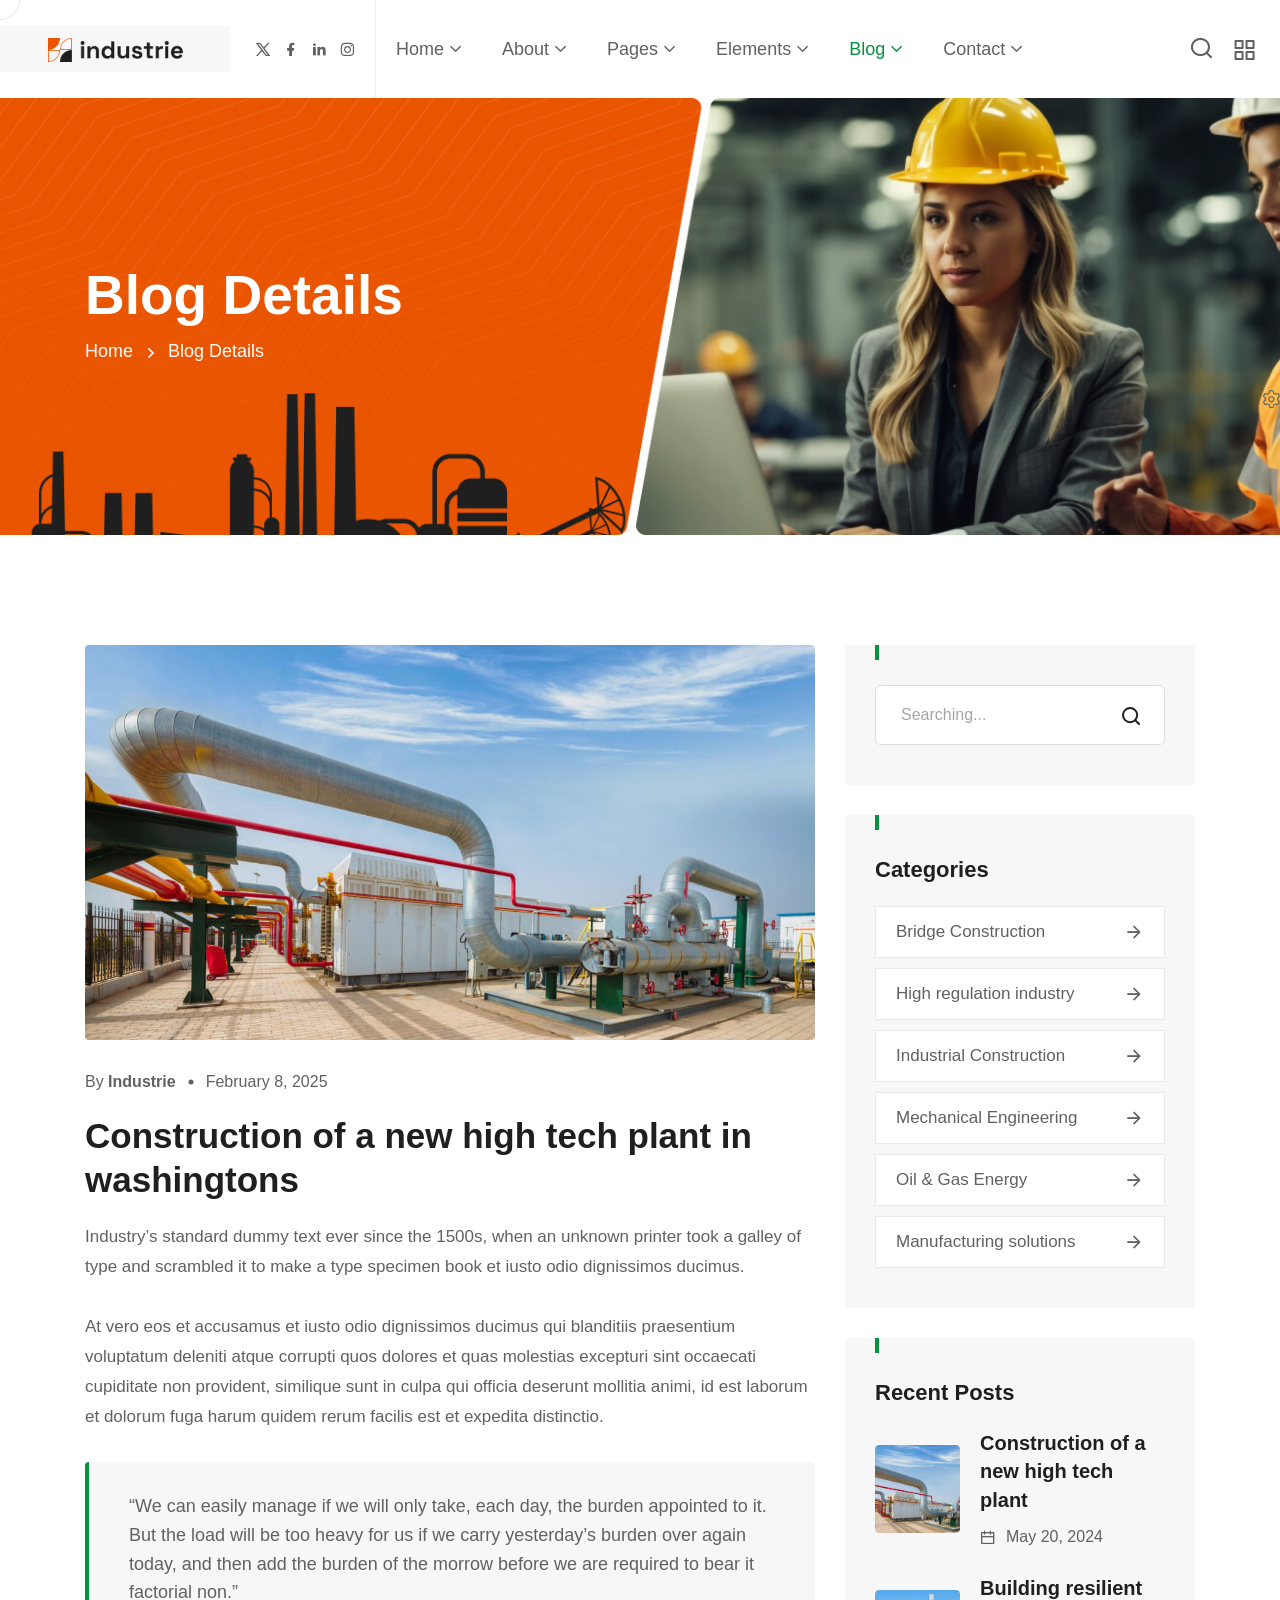
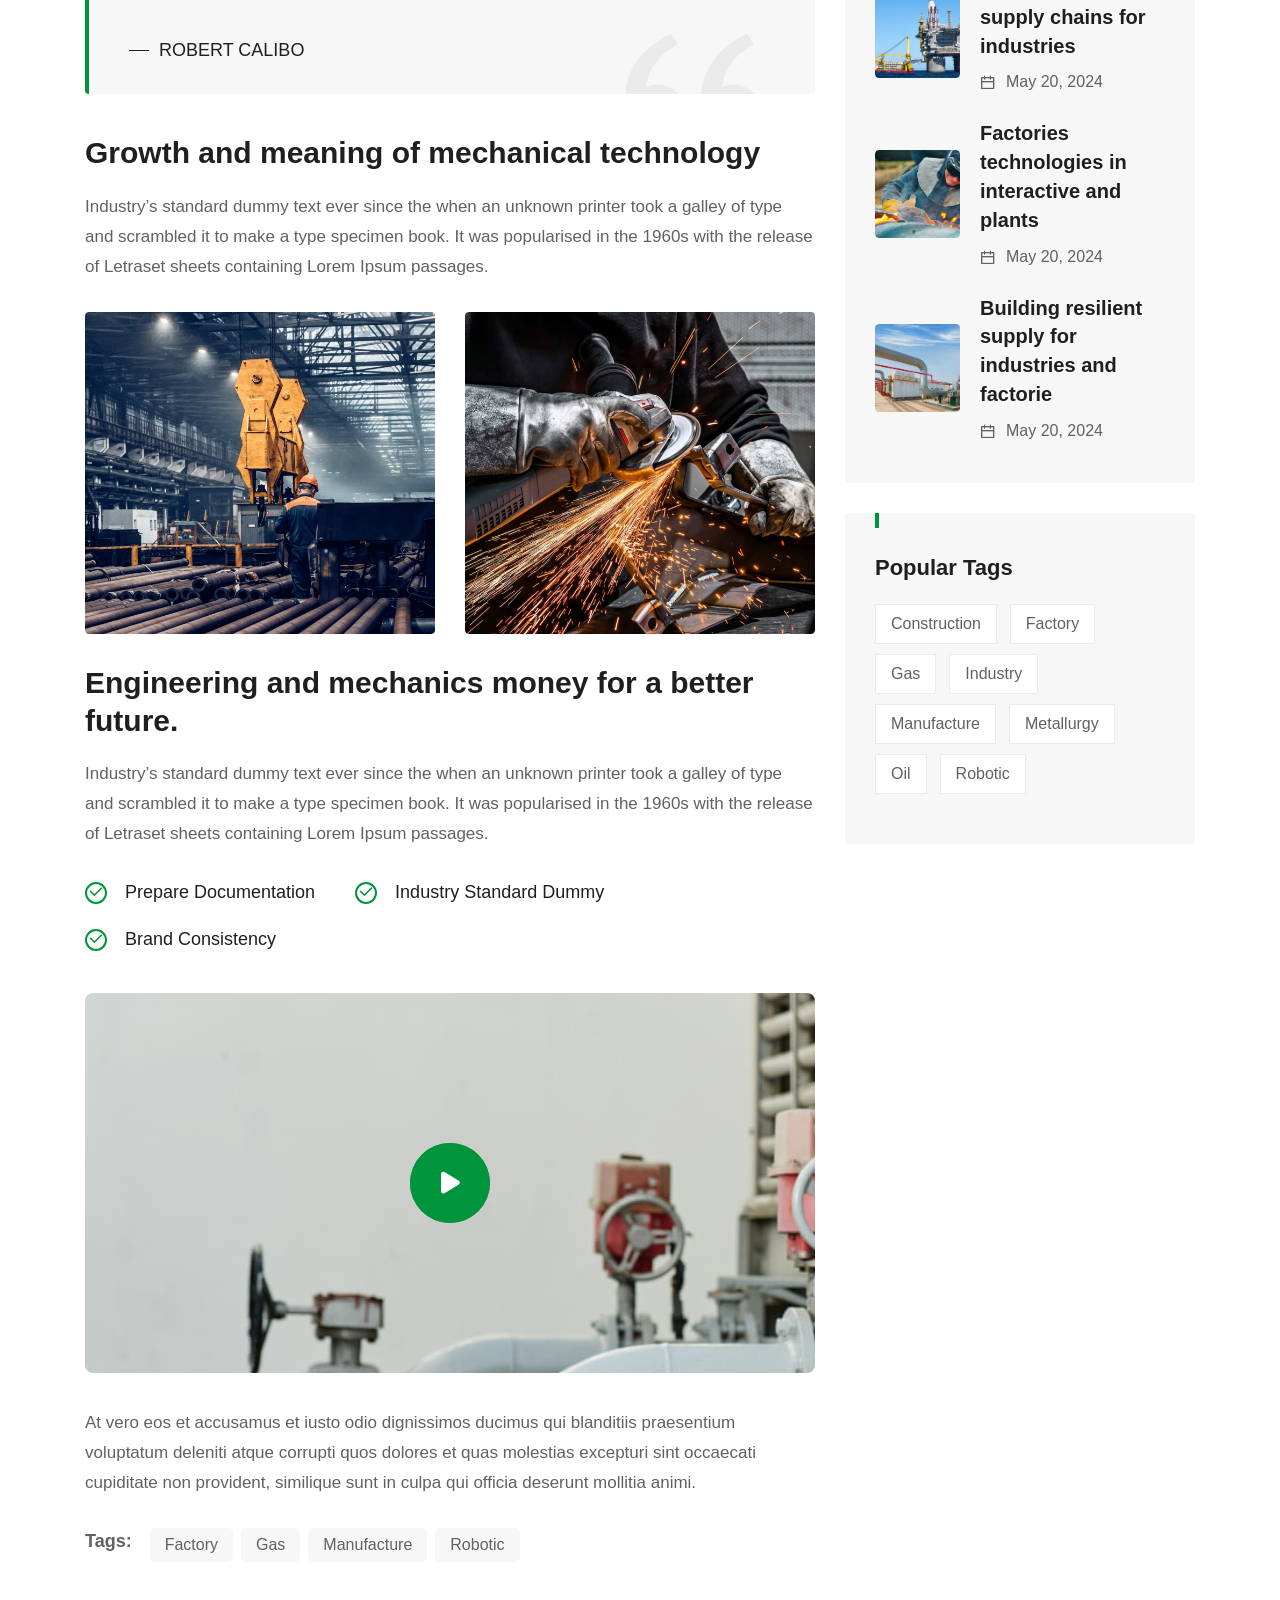
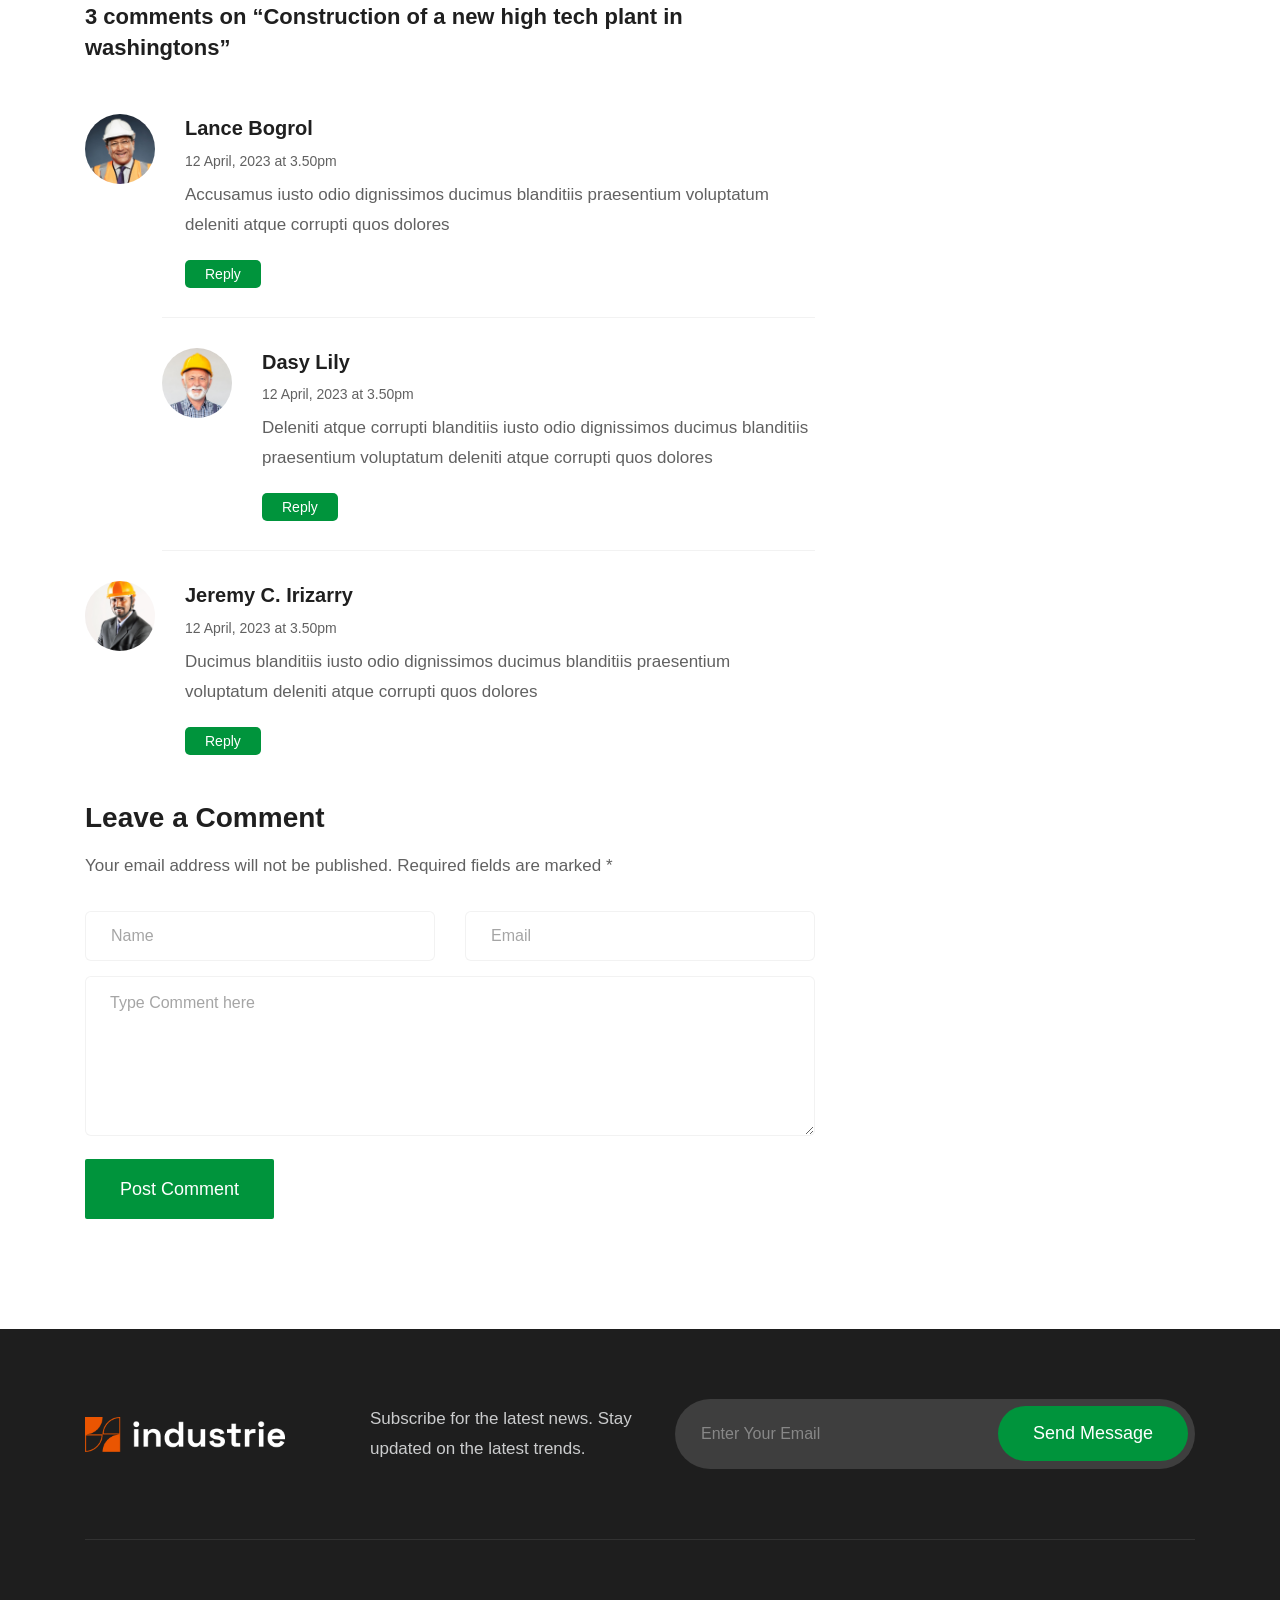
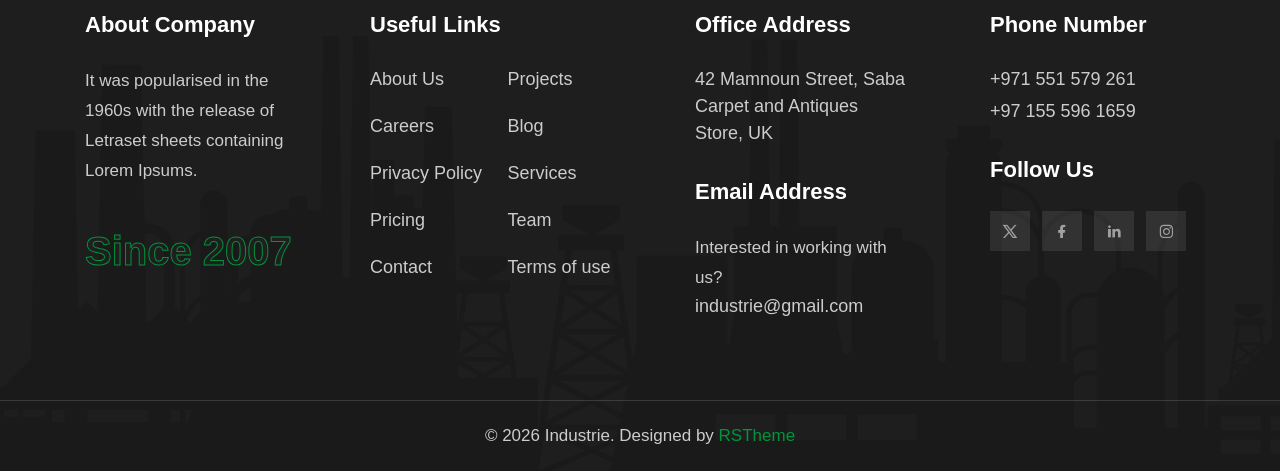
<file: blog-details.html>
<!doctype html>
<html class="no-js" lang="zxx">


<!-- Mirrored from industrie.rstheme.com/html/blog-details.html by HTTrack Website Copier/3.x [XR&CO'2014], Sat, 26 Apr 2025 08:28:13 GMT -->
<head>
    <meta charset="utf-8">
    <meta http-equiv="x-ua-compatible" content="ie=edge">
    <title>Blog details || HTML Template</title>
    <meta name="description" content="">
    <meta name="viewport" content="width=device-width, initial-scale=1">
    <!-- Place favicon.ico in the root directory -->
    <link rel="shortcut icon" type="image/x-icon" href="assets/images/favicon.png">
    <!-- CSS here -->
    <link rel="stylesheet" href="assets/css/vendor/bootstrap.min.css">
    <link rel="stylesheet" href="assets/css/vendor/animate.min.css">
    <link rel="stylesheet" href="assets/css/plugins/swiper.min.css">
    <link rel="stylesheet" href="assets/css/plugins/nice-select.css">
    <link rel="stylesheet" href="assets/css/plugins/nouislider.min.css">
    <link rel="stylesheet" href="assets/css/vendor/magnific-popup.css">
    <link rel="stylesheet" href="assets/css/vendor/odometer.min.css">
    <link rel="stylesheet" href="assets/css/vendor/fontawesome-pro.css">
    <link rel="stylesheet" href="assets/css/vendor/spacing.css">
    <link rel="stylesheet" href="assets/css/vendor/remixicon.css">
    <link rel="stylesheet" href="assets/css/main.css">
</head>

<body class="rs-smoother-yes rtl">

    <!-- preloader start -->
    <div id="pre-load">
        <div id="loader" class="loader">
            <div class="loader-container">
                <div class="loader-icon"><img src="assets/images/favicon.png" alt=""></div>
            </div>
        </div>
    </div>
    <!-- preloader end -->

    <!-- preloader start -->

    <div id="rs-mouse">
        <div id="cursor-ball"></div>
    </div>

    <!-- preloader end -->

    <!-- Header area start -->
    <header>
        <div class="rs-header-area rs-header-one" id="header-sticky">
            <div class="container-fluid g-0">
                <div class="rs-header-inner">
                    <div class="rs-header-left">
                        <div class="rs-header-logo-wrapper">
                            <div class="rs-header-logo">
                                <a href="index.html"><img src="assets/images/logo/logo-orange.png" alt="logo"></a>
                            </div>
                        </div>
                    </div>
                    <div class="rs-header-menu">
                        <div class="rs-theme-social has-transparent has-orange">
                            <a href="#"><i class="ri-twitter-x-line"></i></a>
                            <a href="#"><i class="ri-facebook-fill"></i></a>
                            <a href="#"><i class="ri-linkedin-fill"></i></a>
                            <a href="#"><i class="ri-instagram-line"></i></a>
                        </div>
                        <nav id="mobile-menu" class="main-menu">
                            <ul class="multipage-menu">
                                <li class="menu-item-has-children">
                                    <a href="#">Home</a>
                                    <ul class="submenu last-children">
                                        <li class="menu-item-has-children has-arrow">
                                            <a href="#">Multipages</a>
                                            <ul class="submenu">
                                                <li><a href="index.html">Industry</a></li>
                                                <li><a href="red-engineering.html">Red Engineering</a></li>
                                                <li><a href="blue-construction.html">Blue Construction</a></li>
                                                <li><a href="metallurgy.html">Metallurgy</a></li>
                                                <li><a href="orange-construction.html">Orange construction</a></li>
                                                <li><a href="laboratory.html">Laboratory</a></li>
                                                <li><a href="renewable-energy.html">Renewable Energy</a></li>
                                                <li><a href="oil-gas.html">Oil & Gas</a></li>
                                                <li><a href="factory.html">Factory</a></li>
                                                <li><a href="robotic.html">Robotic</a></li>
                                                <li><a href="architecture.html">Architecture</a></li>
                                                <li><a href="manufacturing.html">Manufacturing</a></li>
                                            </ul>
                                        </li>
                                        <li class="menu-item-has-children has-arrow">
                                            <a href="javascript:void(0)">Onepages</a>
                                            <ul class="submenu">
                                                <li><a href="industrie-one-page.html">Industrie Onepage</a></li>
                                                <li><a href="red-engineering-one-page.html">Engineering Onepage</a></li>
                                                <li><a href="blue-construction-one-page.html">Blue Construct Onepage</a></li>
                                                <li><a href="metallurgy-one-page.html">Metallurgy Onepage</a></li>
                                                <li><a href="orange-construction-one-page.html">Construction Onepage</a></li>
                                                <li><a href="laboratory-one-page.html">Laboratory Onepage</a></li>
                                                <li><a href="renewable-energy-one-page.html"> Energy Onepage</a></li>
                                                <li><a href="oil-gas-one-page.html">Oil Gas Onepage</a></li>
                                                <li><a href="factory-one-page.html">Factory Onepage</a></li>
                                                <li><a href="robotic-one-page.html">Robotic Onepage</a></li>
                                                <li><a href="architecture-one-page.html">Architecture Onepage</a></li>
                                                <li><a href="manufacturing-one-page.html">Manufacturing Onepage</a></li>
                                            </ul>
                                        </li>
                                    </ul>
                                </li>
                                <!-- about menu -->
                                <li class="menu-item-has-children">
                                    <a href="about.html">About</a>
                                    <ul class="submenu last-children">
                                        <li>
                                            <a href="about.html">About Us 01</a>
                                        </li>
                                        <li>
                                            <a href="about-two.html">About Us 02</a>
                                        </li>
                                    </ul>
                                </li>
                                <!-- page menu -->
                                <li class="menu-item-has-children">
                                    <a href="javascript:void(0)">Pages</a>
                                    <ul class="submenu last-children">
                                        <li class=" has-arrow">
                                            <a href="javascript:void(0)">Services</a>
                                            <ul class="submenu">
                                                <li><a href="services.html">Services</a></li>
                                                <li><a href="services-details.html">Services Details</a></li>
                                            </ul>
                                        </li>
                                        <li class=" has-arrow">
                                            <a href="javascript:void(0)">Team</a>
                                            <ul class="submenu">
                                                <li><a href="team.html">Team</a></li>
                                                <li><a href="team-details.html">Team Details</a></li>
                                            </ul>
                                        </li>
                                        <li class=" has-arrow">
                                            <a href="javascript:void(0)">Project</a>
                                            <ul class="submenu">
                                                <li><a href="portfolio.html">Project</a></li>
                                                <li><a href="portfolio-details.html">Project Details</a></li>
                                            </ul>
                                        </li>
                                        <li>
                                            <a href="pricing.html">Pricing Plan</a>
                                        </li>
                                        <li class=" has-arrow">
                                            <a href="shop.html">Shop</a>
                                            <ul class="submenu">
                                                <li><a href="shop.html">Product</a></li>
                                                <li><a href="shop-details.html">Product Details</a></li>
                                                <li><a href="checkout.html">Checkout</a></li>
                                                <li><a href="cart.html">Cart</a></li>
                                            </ul>
                                        </li>
                                        <li>
                                            <a href="faq.html">Faq</a>
                                        </li>
                                        <li>
                                            <a href="appointment.html">Appointment</a>
                                        </li>
                                    </ul>
                                </li>
                                <!-- elements menu -->
                                <li class="has-mega-menu menu-item-has-children">
                                    <a href="javascript:void(0)">Elements</a>
                                    <ul class="mega-menu mega-grid">
                                        <li>
                                            <a href="#" class="title">Elements Layout</a>
                                            <ul>
                                                <li><a href="elements-features.html">Features</a></li>
                                                <li><a href="elements-advance-tab.html">Advance Tab</a></li>
                                                <li><a href="elements-work-process.html">Work Process</a></li>
                                                <li><a href="elements-counter.html">Counter</a></li>
                                                <li><a href="elements-gsap.html">GSAP</a></li>
                                            </ul>
                                        </li>
                                        <li>
                                            <a href="#" class="title">Elements Layout</a>
                                            <ul>
                                                <li><a href="elements-services.html">Services Box</a></li>
                                                <li><a href="elements-team.html">Team</a></li>
                                                <li><a href="elements-pricing.html">Pricing</a></li>
                                                <li><a href="elements-portfolio.html">Project</a></li>
                                                <li><a href="#">Coming Soon</a></li>
                                            </ul>
                                        </li>
                                        <li>
                                            <a href="#" class="title">Elements Layout</a>
                                            <ul>
                                                <li><a href="elements-services-tab.html">Services Tab</a></li>
                                                <li><a href="elements-testimonial.html">Testimonials</a></li>
                                                <li><a href="elements-brand.html">Partner Logo</a></li>
                                                <li><a href="elements-blog.html">Blog</a></li>
                                                <li><a href="#">Coming Soon</a></li>
                                            </ul>
                                        </li>
                                    </ul>
                                </li>

                                <li class="menu-item-has-children">
                                    <a href="javascript:void(0)">Blog</a>
                                    <ul class="submenu last-children">
                                        <li>
                                            <a href="blog.html">Blog</a>
                                        </li>
                                        <li>
                                            <a href="blog-details.html">Blog Details</a>
                                        </li>
                                    </ul>
                                </li>
                                <li class="menu-item-has-children">
                                    <a href="contact.html">Contact</a>
                                    <ul class="submenu last-children">
                                        <li>
                                            <a href="contact.html">Contact 01</a>
                                        </li>
                                        <li>
                                            <a href="contact-two.html">Contact 02</a>
                                        </li>
                                    </ul>
                                </li>
                            </ul>
                        </nav>
                    </div>
                    <div class="rs-header-right">
                        <!-- search area start -->
                        <div class="rs-header-search-wrapper">
                            <div class="rs-header-search-icon">
                                <i class="ri-close-fill has-close"></i>
                                <i class="ri-search-line has-search"></i>
                            </div>
                            <form class="rs-header-search-inner rs-stickys-form" action="#">
                                <div class="rs-header-search">
                                    <input type="text" placeholder="Searching...">
                                    <button type="submit"><i class="ri-search-line"></i></button>
                                </div>
                            </form>
                        </div>
                        <!-- search area end -->
                        <div class="rs-header-btn">
                            <a class="rs-btn has-theme-orange has-icon has-bg" href="contact.html">Get In Touch
                                <span class="icon-box">
                                <svg class="icon-first" xmlns="http://www.w3.org/2000/svg" viewBox="0 0 32 32">
                                    <path
                                        d="M31.71,15.29l-10-10L20.29,6.71,28.59,15H0v2H28.59l-8.29,8.29,1.41,1.41,10-10A1,1,0,0,0,31.71,15.29Z">
                                    </path>
                                </svg>
                                <svg class="icon-second" xmlns="http://www.w3.org/2000/svg" viewBox="0 0 32 32">
                                    <path
                                        d="M31.71,15.29l-10-10L20.29,6.71,28.59,15H0v2H28.59l-8.29,8.29,1.41,1.41,10-10A1,1,0,0,0,31.71,15.29Z">
                                    </path>
                                </svg>
                            </span>
                            </a>
                        </div>
                        <div class="rs-header-hamburger">
                            <div class="sidebar-toggle">
                                <a class="bar-icon" href="javascript:void(0)">
                                    <svg xmlns="http://www.w3.org/2000/svg" width="21" height="20" viewBox="0 0 21 20" fill="none">
                                        <path d="M8.55566 11H1.55566C1.29045 11 1.03609 11.1054 0.848557 11.2929C0.661021 11.4804 0.555664 11.7348 0.555664 12V19C0.555664 19.2652 0.661021 19.5196 0.848557 19.7071C1.03609 19.8946 1.29045 20 1.55566 20H8.55566C8.82088 20 9.07523 19.8946 9.26277 19.7071C9.45031 19.5196 9.55566 19.2652 9.55566 19V12C9.55566 11.7348 9.45031 11.4804 9.26277 11.2929C9.07523 11.1054 8.82088 11 8.55566 11ZM7.55566 18H2.55566V13H7.55566V18ZM19.5557 0H12.5557C12.2904 0 12.0361 0.105357 11.8486 0.292893C11.661 0.48043 11.5557 0.734784 11.5557 1V8C11.5557 8.26522 11.661 8.51957 11.8486 8.70711C12.0361 8.89464 12.2904 9 12.5557 9H19.5557C19.8209 9 20.0752 8.89464 20.2628 8.70711C20.4503 8.51957 20.5557 8.26522 20.5557 8V1C20.5557 0.734784 20.4503 0.48043 20.2628 0.292893C20.0752 0.105357 19.8209 0 19.5557 0ZM18.5557 7H13.5557V2H18.5557V7ZM19.5557 11H12.5557C12.2904 11 12.0361 11.1054 11.8486 11.2929C11.661 11.4804 11.5557 11.7348 11.5557 12V19C11.5557 19.2652 11.661 19.5196 11.8486 19.7071C12.0361 19.8946 12.2904 20 12.5557 20H19.5557C19.8209 20 20.0752 19.8946 20.2628 19.7071C20.4503 19.5196 20.5557 19.2652 20.5557 19V12C20.5557 11.7348 20.4503 11.4804 20.2628 11.2929C20.0752 11.1054 19.8209 11 19.5557 11ZM18.5557 18H13.5557V13H18.5557V18ZM8.55566 0H1.55566C1.29045 0 1.03609 0.105357 0.848557 0.292893C0.661021 0.48043 0.555664 0.734784 0.555664 1V8C0.555664 8.26522 0.661021 8.51957 0.848557 8.70711C1.03609 8.89464 1.29045 9 1.55566 9H8.55566C8.82088 9 9.07523 8.89464 9.26277 8.70711C9.45031 8.51957 9.55566 8.26522 9.55566 8V1C9.55566 0.734784 9.45031 0.48043 9.26277 0.292893C9.07523 0.105357 8.82088 0 8.55566 0ZM7.55566 7H2.55566V2H7.55566V7Z" fill="#616161"></path>
                                    </svg>
                                </a>
                            </div>
                        </div>
                    </div>
                </div>
            </div>
        </div>
    </header>
    <!-- Header area end -->

    <!-- Offcanvas area start -->
    <div class="fix">
        <div class="offcanvas-area" data-lenis-prevent>
            <div class="offcanvas-wrapper">
                <div class="offcanvas-content">
                    <div class="offcanvas-top d-flex justify-content-between align-items-center mb-20">
                        <div class="offcanvas-logo">
                            <a class="logo-black" href="index.html"><img src="assets/images/logo/logo-orange.png" alt="logo"></a>
                        </div>
                        <div class="offcanvas-close">
                            <button class="offcanvas-close-icon animation--flip">
                                <span class="offcanvas-m-lines">
                                <span class="offcanvas-m-line line--1"></span><span
                                    class="offcanvas-m-line line--2"></span><span
                                    class="offcanvas-m-line line--3"></span>
                                </span>
                            </button>
                        </div>
                    </div>
                    <div class="offcanvas-about mb-30 d-none d-sm-block">
                        <p> Industrie is a modern factory website. specifically designed for who need construction,
                            firms, oil, architecture and any other small business.
                        </p>
                    </div>
                    <div class="offcanvas-gallery d-none d-sm-block">
                        <div class="offcanvas-gallery-thumb-wrapper">
                            <div class="offcanvas-popup-thumb">
                                <a class="popup-image" href="assets/images/gallery/gallery-thumb-01.png">
                                    <img src="assets/images/gallery/gallery-thumb-01.png" alt="image">
                                </a>
                            </div>
                            <div class="offcanvas-popup-thumb">
                                <a class="popup-image" href="assets/images/gallery/gallery-thumb-02.png">
                                    <img src="assets/images/gallery/gallery-thumb-02.png" alt="image">
                                </a>
                            </div>
                            <div class="offcanvas-popup-thumb">
                                <a class="popup-image" href="assets/images/gallery/gallery-thumb-03.png">
                                    <img src="assets/images/gallery/gallery-thumb-03.png" alt="image">
                                </a>
                            </div>
                            <div class="offcanvas-popup-thumb">
                                <a class="popup-image" href="assets/images/gallery/gallery-thumb-04.png">
                                    <img src="assets/images/gallery/gallery-thumb-04.png" alt="image">
                                </a>
                            </div>
                            <div class="offcanvas-popup-thumb">
                                <a class="popup-image" href="assets/images/gallery/gallery-thumb-05.png">
                                    <img src="assets/images/gallery/gallery-thumb-05.png" alt="image">
                                </a>
                            </div>
                            <div class="offcanvas-popup-thumb">
                                <a class="popup-image" href="assets/images/gallery/gallery-thumb-01.png">
                                    <img src="assets/images/gallery/gallery-thumb-01.png" alt="image">
                                </a>
                            </div>
                        </div>
                    </div>
                    <div class="mobile-menu">
                        <div class="rs-offcanvas-menu mb-25">
                            <nav></nav>
                        </div>
                    </div>
                    <div class="offcanvas-contact mb-30">
                        <h4 class="offcanvas-title-meta">Contact Info</h4>
                        <ul>
                            <li class="d-flex align-items-center gap-15">
                                <div class="offcanvas-contact-icon">
                                    <svg xmlns="http://www.w3.org/2000/svg" width="14" height="18" viewBox="0 0 14 18" fill="none">
                                        <path d="M11.8768 9.68475C11.3059 10.835 10.5331 11.9818 9.74128 13.0109C8.95198 14.0368 8.15999 14.9249 7.5643 15.5572C7.48514 15.6412 7.40956 15.7206 7.33802 15.7951C7.26648 15.7206 7.1909 15.6412 7.11174 15.5572C6.51605 14.9249 5.72406 14.0368 4.93476 13.0109C4.14299 11.9818 3.37019 10.835 2.79925 9.68475C2.22242 8.52266 1.89032 7.43373 1.89032 6.5C1.89032 3.50846 4.32934 1.08333 7.33802 1.08333C10.3467 1.08333 12.7857 3.50846 12.7857 6.5C12.7857 7.43373 12.4536 8.52266 11.8768 9.68475ZM7.33802 17.3333C7.33802 17.3333 13.8753 11.1732 13.8753 6.5C13.8753 2.91015 10.9484 0 7.33802 0C3.7276 0 0.800781 2.91015 0.800781 6.5C0.800781 11.1732 7.33802 17.3333 7.33802 17.3333Z" fill="#6D6D6D"></path>
                                        <path d="M7.33802 8.66667C6.13455 8.66667 5.15894 7.69662 5.15894 6.5C5.15894 5.30338 6.13455 4.33333 7.33802 4.33333C8.54149 4.33333 9.5171 5.30338 9.5171 6.5C9.5171 7.69662 8.54149 8.66667 7.33802 8.66667ZM7.33802 9.75C9.14323 9.75 10.6066 8.29492 10.6066 6.5C10.6066 4.70507 9.14323 3.25 7.33802 3.25C5.53281 3.25 4.0694 4.70507 4.0694 6.5C4.0694 8.29492 5.53281 9.75 7.33802 9.75Z" fill="#6D6D6D"></path>
                                    </svg>
                                </div>
                                <div class="offcanvas-contact-text">
                                    <a href="#"> 2096 New Market, New Road <br>
                                    North Carolina, USA </a>
                                </div>
                            </li>
                            <li class="d-flex align-items-center gap-15">
                                <div class="offcanvas-contact-icon">
                                    <svg xmlns="http://www.w3.org/2000/svg" width="16" height="16" viewBox="0 0 16 16" fill="none">
                                        <path d="M3.65387 1.32849C3.40343 1.00649 2.92745 0.976861 2.639 1.26531L1.60508 2.29923C1.1216 2.78271 0.94387 3.46766 1.1551 4.06847C2.00338 6.48124 3.39215 8.74671 5.32272 10.6773C7.25329 12.6078 9.51876 13.9966 11.9315 14.8449C12.5323 15.0561 13.2173 14.8784 13.7008 14.3949L14.7347 13.361C15.0231 13.0726 14.9935 12.5966 14.6715 12.3461L12.3653 10.5524C12.2008 10.4245 11.9866 10.3793 11.7845 10.4298L9.59541 10.9771C9.00082 11.1257 8.37183 10.9515 7.93845 10.5181L5.48187 8.06155C5.04849 7.62817 4.87427 6.99919 5.02292 6.40459L5.57019 4.21553C5.62073 4.01336 5.57552 3.79918 5.44758 3.63468L3.65387 1.32849ZM1.88477 0.511076C2.62689 -0.231039 3.8515 -0.154797 4.49583 0.673634L6.28954 2.97983C6.6187 3.40304 6.73502 3.95409 6.60498 4.47423L6.05772 6.66329C5.99994 6.8944 6.06766 7.13888 6.2361 7.30732L8.69268 9.7639C8.86113 9.93235 9.1056 10.0001 9.33671 9.94229L11.5258 9.39502C12.0459 9.26499 12.597 9.3813 13.0202 9.71047L15.3264 11.5042C16.1548 12.1485 16.231 13.3731 15.4889 14.1152L14.455 15.1492C13.7153 15.8889 12.6089 16.2137 11.5778 15.8512C9.01754 14.9511 6.61438 13.4774 4.56849 11.4315C2.5226 9.38562 1.04895 6.98246 0.148838 4.42225C-0.213682 3.39112 0.11113 2.28472 0.85085 1.545L1.88477 0.511076Z" fill="#6D6D6D"></path>
                                        <path d="M11 0.5C11 0.223858 11.2239 0 11.5 0H15.5C15.7761 0 16 0.223858 16 0.5V4.5C16 4.77614 15.7761 5 15.5 5C15.2239 5 15 4.77614 15 4.5V1.70711L10.8536 5.85355C10.6583 6.04882 10.3417 6.04882 10.1464 5.85355C9.95118 5.65829 9.95118 5.34171 10.1464 5.14645L14.2929 1H11.5C11.2239 1 11 0.776142 11 0.5Z" fill="#6D6D6D"></path>
                                    </svg>
                                </div>
                                <div class="offcanvas-contact-text">
                                    <a href="tel:+12346691234"> +123-4669-1234 </a>
                                </div>
                            </li>
                            <li class="d-flex align-items-center gap-15">
                                <div class="offcanvas-contact-icon">
                                    <svg xmlns="http://www.w3.org/2000/svg" width="16" height="16" viewBox="0 0 16 16" fill="none">
                                        <path d="M2 2C0.895431 2 0 2.89543 0 4V12L2.58386e-05 12.0103C0.00555998 13.1101 0.898859 14 2 14H7.5C7.77614 14 8 13.7761 8 13.5C8 13.2239 7.77614 13 7.5 13H2C1.53715 13 1.14774 12.6855 1.03376 12.2586L6.67417 8.7876L8 9.5831L15 5.3831V8.5C15 8.77614 15.2239 9 15.5 9C15.7761 9 16 8.77614 16 8.5V4C16 2.89543 15.1046 2 14 2H2ZM5.70808 8.20794L1 11.1052V5.3831L5.70808 8.20794ZM1 4.2169V4C1 3.44772 1.44772 3 2 3H14C14.5523 3 15 3.44772 15 4V4.2169L8 8.4169L1 4.2169Z" fill="#6D6D6D"></path>
                                        <path d="M14.2467 14.2686C15.2567 14.2686 15.8339 13.4116 15.8339 12.2442V12.0344C15.8339 10.4297 14.6402 9 12.5197 9H12.4847C10.421 9 9 10.3598 9 12.4322V12.6465C9 14.8195 10.4385 16 12.3579 16H12.4016C12.9963 16 13.4204 15.9257 13.639 15.8251V15.0949C13.3941 15.2042 12.9656 15.2742 12.4585 15.2742H12.4147C11.0812 15.2742 9.84385 14.4872 9.84385 12.6202V12.4628C9.84385 10.8057 10.9019 9.73891 12.4847 9.73891H12.524C14.0587 9.73891 15.0075 10.7883 15.0075 12.065V12.183C15.0075 13.158 14.6839 13.5734 14.3691 13.5734C14.1374 13.5734 13.9582 13.4247 13.9582 13.1537V10.9631H13.0531V11.5315H13.0225C12.9394 11.2342 12.6552 10.9019 12.0693 10.9019C11.2911 10.9019 10.8101 11.4572 10.8101 12.3011V12.8301C10.8101 13.722 11.2998 14.2642 12.0693 14.2642C12.5415 14.2642 12.9656 14.0369 13.0837 13.6215H13.1274C13.2455 14.0412 13.7439 14.2686 14.2467 14.2686ZM11.7939 12.6814V12.4541C11.7939 11.9076 12.0212 11.6627 12.3666 11.6627C12.664 11.6627 12.9394 11.8551 12.9394 12.371V12.7383C12.9394 13.3111 12.6858 13.4816 12.3754 13.4816C12.0212 13.4816 11.7939 13.2673 11.7939 12.6814Z" fill="#6D6D6D"></path>
                                    </svg>
                                </div>
                                <div class="offcanvas-contact-text">
                                    <a href="mailto:info@gmail.com">info@gmail.com</a>
                                </div>
                            </li>
                        </ul>
                    </div>
                    <div class="offcanvas-social">
                        <h4 class="offcanvas-title-meta">Subscribe & Follow</h4>
                        <ul>
                            <li><a href="#"><i class="fab fa-facebook-f"></i></a></li>
                            <li><a href="#"><i class="fab fa-twitter"></i></a></li>
                            <li><a href="#"><i class="fab fa-youtube"></i></a></li>
                            <li><a href="#"><i class="fab fa-linkedin"></i></a></li>
                        </ul>
                    </div>
                </div>
            </div>
        </div>
    </div>
    <div class="offcanvas-overlay"></div>
    <div class="offcanvas-overlay-white"></div>
    <!-- Offcanvas area start -->

    <!-- Body main wrapper start -->
    <main>

        <!-- breadcrumb area start -->
        <section class="rs-breadcrumb-area rs-breadcrumb-one p-relative">
            <div class="rs-breadcrumb-bg" data-background="assets/images/bg/breadcrumb-bg-01.png"></div>
            <div class="container">
                <div class="row">
                    <div class="col-xxl-6 col-xl-8 col-lg-8">
                        <div class="rs-breadcrumb-content-wrapper">
                            <div class="rs-breadcrumb-title-wrapper">
                                <h1 class="rs-breadcrumb-title">Blog Details</h1>
                            </div>
                            <div class="rs-breadcrumb-menu">
                                <nav>
                                    <ul>
                                        <li><span><a href="index.html">Home</a></span></li>
                                        <li><span>Blog Details</span></li>
                                    </ul>
                                </nav>
                            </div>
                        </div>
                    </div>
                </div>
            </div>
        </section>
        <!-- breadcrumb area end -->

        <!-- postbox area start -->
        <section class="rs-postbox-area section-space">
            <div class="container">
                <div class="row g-5">
                    <div class="col-xl-8 col-lg-8">
                        <div class="rs-postbox-details-wrapper">
                            <div class="rs-postbox-details-thumb">
                                <img src="assets/images/blog/details/blog-details-01.png" alt="image">
                            </div>
                            <div class="rs-postbox-content">
                                <div class="rs-postbox-meta-list">
                                    <div class="rs-postbox-meta-item">
                                        <span class="rs-meta-text">By<a class="meta-author" href="blog-details.html">
                                    Industrie</a></span>
                                    </div>
                                    <div class="rs-postbox-meta-item">
                                        <span class="rs-postbox-meta-text">February 8, 2025</span>
                                    </div>
                                </div>
                                <h3 class="rs-postbox-details-title">
                                    Construction of a new high tech plant in washingtons
                                </h3>
                            </div>
                            <div class="rs-postbox-details-content">
                                <p>Industry’s standard dummy text ever since the 1500s, when an unknown printer took a galley of
                                    type and scrambled it to make a type specimen book et iusto odio dignissimos ducimus.</p>
                                <p>At vero eos et accusamus et iusto odio dignissimos ducimus qui blanditiis praesentium
                                    voluptatum deleniti atque corrupti quos dolores et quas molestias excepturi sint occaecati
                                    cupiditate non provident, similique sunt in culpa qui officia deserunt mollitia animi, id est
                                    laborum et dolorum fuga harum quidem rerum facilis est et expedita distinctio.</p>
                                <div class="rs-postbox-quote quote-two">
                                    <blockquote>
                                        <p>“We can easily manage if we will only take, each day, the burden appointed to it. But
                                            the load will be too heavy for us if we carry yesterday’s burden over again today, and
                                            then add the burden of the morrow before we are required to bear it factorial non.”</p>
                                        <cite>Robert Calibo</cite>
                                    </blockquote>
                                </div>
                                <h3 class="rs-postbox-details-feature-title mb-20">Growth and meaning of mechanical technology
                                </h3>
                                <p>Industry’s standard dummy text ever since the when an unknown printer took a galley of type
                                    and scrambled it to make a type specimen book. It was popularised in the 1960s with the
                                    release of Letraset sheets containing Lorem Ipsum passages.</p>
                                <div class="rs-postbox-details-thumb-wrapper mb-30">
                                    <div class="row g-5">
                                        <div class="col-xl-6 col-lg-6 col-md-6 col-sm-6">
                                            <div class="rs-postbox-details-thumb">
                                                <img src="assets/images/blog/details/blog-details-02.png" alt="image">
                                            </div>
                                        </div>
                                        <div class="col-xl-6 col-lg-6 col-md-6 col-sm-6">
                                            <div class="rs-postbox-details-thumb">
                                                <img src="assets/images/blog/details/blog-details-03.png" alt="image">
                                            </div>
                                        </div>
                                    </div>
                                </div>
                                <h3 class="rs-postbox-details-feature-title mb-20">Engineering and mechanics money for a better
                                    future.
                                </h3>
                                <p>Industry’s standard dummy text ever since the when an unknown printer took a galley of type
                                    and scrambled it to make a type specimen book. It was popularised in the 1960s with the
                                    release of Letraset sheets containing Lorem Ipsum passages.</p>
                                <div class="rs-postbox-details-feature">
                                    <ul>
                                        <li>Prepare Documentation </li>
                                        <li>Industry Standard Dummy </li>
                                        <li>Brand Consistency </li>
                                    </ul>
                                </div>
                                <div class="rs-postbox-details-video">
                                    <div class="rs-postbox-details-bg-thumb" data-background="assets/images/bg/video-bg-07.png">
                                        <div class="container">
                                            <div class="row justify-content-center">
                                                <div class="col-xl-7 col-lg-8 col-md-10">
                                                    <div class="rs-video-content text-center">
                                                        <div class="rs-video-play-btn">
                                                            <a href="https://www.youtube.com/watch?v=go7QYaQR494" class="rs-play-btn popup-video has-theme-orange"><i
                                                   class="fa-duotone fa-play"></i></a>
                                                        </div>
                                                    </div>
                                                </div>
                                            </div>
                                        </div>
                                    </div>
                                </div>
                                <p>At vero eos et accusamus et iusto odio dignissimos ducimus qui blanditiis praesentium
                                    voluptatum deleniti atque corrupti quos dolores et quas molestias excepturi sint occaecati
                                    cupiditate non provident, similique sunt in culpa qui officia deserunt mollitia animi. </p>

                                <div class="rs-postbox-details-tags tagcloud">
                                    <span>Tags:</span>
                                    <a href="#">Factory</a>
                                    <a href="#">Gas</a>
                                    <a href="#">Manufacture</a>
                                    <a href="#">Robotic</a>
                                </div>



                                <div class="rs-postbox-details-comment-wrapper">
                                    <h5 class="rs-postbox-details-comment-title">3 comments on “Construction of a new high tech plant in washingtons” </h5>
                                    <div class="rs-postbox-details-comment-inner">
                                        <ul>
                                            <li>
                                                <div class="rs-postbox-details-comment-box">
                                                    <div class="rs-postbox-details-comment-thumb">
                                                        <img src="assets/images/user/user-thumb-01.png" alt="">
                                                    </div>
                                                    <div class="rs-postbox-details-comment-content">
                                                        <div class="rs-postbox-details-comment-top d-flex justify-content-between align-items-start">
                                                            <div class="rs-postbox-details-comment-avater">
                                                                <h6 class="rs-postbox-details-comment-avater-title">Lance Bogrol</h6>
                                                                <span class="rs-postbox-details-avater-meta">12 April, 2023 at
                                                   3.50pm</span>
                                                            </div>
                                                        </div>
                                                        <p>Accusamus iusto odio dignissimos ducimus blanditiis praesentium voluptatum deleniti atque corrupti quos dolores</p>
                                                        <div class="rs-postbox-details-comment-reply">
                                                            <a href="#">Reply</a>
                                                        </div>
                                                    </div>
                                                </div>
                                                <ul class="children">
                                                    <li>
                                                        <div class="rs-postbox-details-comment-box">
                                                            <div class="rs-postbox-details-comment-thumb">
                                                                <img src="assets/images/user/user-thumb-02.png" alt="">
                                                            </div>
                                                            <div class="rs-postbox-details-comment-content">
                                                                <div class="rs-postbox-details-comment-top d-flex justify-content-between align-items-start">
                                                                    <div class="rs-postbox-details-comment-avater">
                                                                        <h6 class="rs-postbox-details-comment-avater-title">Dasy Lily</h6>
                                                                        <span class="rs-postbox-details-avater-meta">12 April, 2023 at
                                                         3.50pm</span>
                                                                    </div>
                                                                </div>
                                                                <p>Deleniti atque corrupti blanditiis iusto odio dignissimos ducimus blanditiis praesentium voluptatum deleniti atque corrupti quos dolores</p>
                                                                <div class="rs-postbox-details-comment-reply">
                                                                    <a href="#">Reply</a>
                                                                </div>
                                                            </div>
                                                        </div>
                                                    </li>
                                                </ul>
                                            </li>
                                            <li>
                                                <div class="rs-postbox-details-comment-box">
                                                    <div class="rs-postbox-details-comment-thumb">
                                                        <img src="assets/images/user/user-thumb-03.png" alt="">
                                                    </div>
                                                    <div class="rs-postbox-details-comment-content">
                                                        <div class="rs-postbox-details-comment-top d-flex justify-content-between align-items-start">
                                                            <div class="rs-postbox-details-comment-avater">
                                                                <h6 class="rs-postbox-details-comment-avater-title">Jeremy C. Irizarry
                                                                </h6>
                                                                <span class="rs-postbox-details-avater-meta">12 April, 2023 at
                                                   3.50pm</span>
                                                            </div>
                                                        </div>
                                                        <p>Ducimus blanditiis iusto odio dignissimos ducimus blanditiis praesentium voluptatum deleniti atque corrupti quos dolores</p>
                                                        <div class="rs-postbox-details-comment-reply">
                                                            <a href="#">Reply</a>
                                                        </div>
                                                    </div>
                                                </div>
                                            </li>
                                        </ul>
                                    </div>
                                </div>

                                <div class="rs-postbox-comment-form">
                                    <div class="rs-postbox-comments-title mt-45 mb-30">
                                        <h4 class="mb-15">Leave a Comment</h4>
                                        <p>Your email address will not be published. Required fields are marked *</p>
                                    </div>
                                    <form>
                                        <div class="row g-4">
                                            <div class="col-xl-6">
                                                <div class="input-box">
                                                    <input type="text" placeholder="Name">
                                                </div>
                                            </div>
                                            <div class="col-xl-6">
                                                <div class="input-box">
                                                    <div class="input-box">
                                                        <input type="email" placeholder="Email">
                                                    </div>
                                                </div>
                                            </div>
                                            <div class="col-xl-12">
                                                <div class="input-box">
                                                    <textarea cols="30" rows="10" placeholder="Type Comment here"></textarea>
                                                </div>
                                            </div>
                                            <div class="col-xl-12">
                                                <div class="rs-postbox-comment-btn">
                                                    <button class="rs-btn has-theme-orange" type="submit">Post Comment</button>
                                                </div>
                                            </div>
                                        </div>
                                    </form>
                                </div>
                            </div>
                        </div>
                    </div>
                    <div class="col-xl-4 col-lg-4">
                        <div class="rs-sidebar-wrapper rs-sidebar-sticky">
                            <div class="sidebar-widget mb-30">
                                <div class="sidebar-search">
                                    <form action="#">
                                        <div class="sidebar-search-input">
                                            <input type="text" placeholder="Searching...">
                                            <button type="submit">
                                                <svg width="18" height="18" viewBox="0 0 18 18" fill="none" xmlns="http://www.w3.org/2000/svg">
                                                    <path d="M8.11111 15.2222C12.0385 15.2222 15.2222 12.0385 15.2222 8.11111C15.2222 4.18375 12.0385 1 8.11111 1C4.18375 1 1 4.18375 1 8.11111C1 12.0385 4.18375 15.2222 8.11111 15.2222Z" stroke="currentColor" stroke-width="2" stroke-linecap="round" stroke-linejoin="round"></path>
                                                    <path d="M16.9995 17L13.1328 13.1333" stroke="currentColor" stroke-width="2" stroke-linecap="round" stroke-linejoin="round"></path>
                                                </svg>
                                            </button>
                                        </div>
                                    </form>
                                </div>
                            </div>
                            <div class="sidebar-widget widget-categories-two mb-30">
                                <h5 class="sidebar-widget-title">Categories</h5>
                                <div class="sidebar-widget-content">
                                    <div class="list">
                                        <ul>
                                            <li>
                                                <a href="#">
                                                    Bridge Construction
                                                    <i class="ri-arrow-right-line"></i></a>
                                            </li>
                                            <li>
                                                <a href="#">
                                                    High regulation industry
                                                    <i class="ri-arrow-right-line"></i></a>
                                            </li>
                                            <li>
                                                <a href="#">
                                                    Industrial Construction
                                                    <i class="ri-arrow-right-line"></i></a>
                                            </li>
                                            <li>
                                                <a href="#">
                                                    Mechanical Engineering
                                                    <i class="ri-arrow-right-line"></i></a>
                                            </li>
                                            <li>
                                                <a href="#">
                                                    Oil &amp; Gas Energy
                                                    <i class="ri-arrow-right-line"></i></a>
                                            </li>
                                            <li>
                                                <a href="#">
                                                    Manufacturing solutions
                                                    <i class="ri-arrow-right-line"></i></a>
                                            </li>
                                        </ul>
                                    </div>
                                </div>
                            </div>
                            <div class="sidebar-widget mb-30">
                                <h5 class="sidebar-widget-title">Recent Posts</h5>
                                <div class="sidebar-widget-content">
                                    <div class="sidebar-blog-item-wrapper">
                                        <div class="sidebar-blog-item">
                                            <div class="sidebar-blog-thumb">
                                                <a href="blog-details.html">
                                                    <img src="assets/images/blog/sidebar/blog-sm-01.png" alt="image">
                                                </a>
                                            </div>
                                            <div class="sidebar-blog-content">
                                                <h6 class="sidebar-blog-title">
                                                    <a href="blog-details.html"> Construction of a new high tech plant</a>
                                                </h6>
                                                <div class="sidebar-blog-meta">
                                                    <i class="ri-calendar-line"></i>
                                                    <span>May 20, 2024</span>
                                                </div>
                                            </div>
                                        </div>
                                        <div class="sidebar-blog-item">
                                            <div class="sidebar-blog-thumb">
                                                <a href="blog-details.html">
                                                    <img src="assets/images/blog/sidebar/blog-sm-02.png" alt="image">
                                                </a>
                                            </div>
                                            <div class="sidebar-blog-content">
                                                <h6 class="sidebar-blog-title">
                                                    <a href="blog-details.html">
                                                        Building resilient supply chains for industries </a>
                                                </h6>
                                                <div class="sidebar-blog-meta">
                                                    <i class="ri-calendar-line"></i>
                                                    <span>May 20, 2024</span>
                                                </div>
                                            </div>
                                        </div>
                                        <div class="sidebar-blog-item">
                                            <div class="sidebar-blog-thumb">
                                                <a href="blog-details.html">
                                                    <img src="assets/images/blog/sidebar/blog-sm-03.png" alt="image">
                                                </a>
                                            </div>
                                            <div class="sidebar-blog-content">
                                                <h6 class="sidebar-blog-title">
                                                    <a href="blog-details.html">
                                                        Factories technologies in interactive and plants </a>
                                                </h6>
                                                <div class="sidebar-blog-meta">
                                                    <i class="ri-calendar-line"></i>
                                                    <span>May 20, 2024</span>
                                                </div>
                                            </div>
                                        </div>
                                        <div class="sidebar-blog-item">
                                            <div class="sidebar-blog-thumb">
                                                <a href="blog-details.html">
                                                    <img src="assets/images/blog/sidebar/blog-sm-01.png" alt="image">
                                                </a>
                                            </div>
                                            <div class="sidebar-blog-content">
                                                <h6 class="sidebar-blog-title">
                                                    <a href="blog-details.html">
                                                        Building resilient supply for industries and factorie </a>
                                                </h6>
                                                <div class="sidebar-blog-meta">
                                                    <i class="ri-calendar-line"></i>
                                                    <span>May 20, 2024</span>
                                                </div>
                                            </div>
                                        </div>
                                    </div>
                                </div>
                            </div>
                            <div class="sidebar-widget">
                                <h5 class="sidebar-widget-title">Popular Tags</h5>
                                <div class="sidebar-widget-content tagcloud">
                                    <a href="#">Construction</a>
                                    <a href="#">Factory</a>
                                    <a href="#">Gas</a>
                                    <a href="#">Industry</a>
                                    <a href="#">Manufacture</a>
                                    <a href="#">Metallurgy</a>
                                    <a href="#">Oil</a>
                                    <a href="#">Robotic</a>
                                </div>
                            </div>
                        </div>
                    </div>
                </div>
            </div>
        </section>
        <!-- rs-postbox area end -->

    </main>
    <!-- Body main wrapper end -->

    <div class="rs-footer-bg-thumb-wrapper has-theme-orange">
        <div class="rs-footer-bg-thumb" data-background="assets/images/bg/footer-bg-02.png"></div>

        <!-- subscribe area start -->
        <div class="rs-subscribe-area rs-subscribe-one has-theme-orange">
            <div class="container">
                <div class="rs-subscribe-wrapper">
                    <div class="row g-5 align-items-center">
                        <div class="col-xl-3 col-lg-3">
                            <div class="rs-subscribe-logo">
                                <img src="assets/images/logo/logo-orange-white.png" alt="image">
                            </div>
                        </div>
                        <div class="col-xl-9 col-lg-9">
                            <div class="rs-subscribe-content">
                                <div class="rs-subscribe-text">
                                    <p>
                                        Subscribe for the latest news. Stay updated on the latest trends.
                                    </p>
                                </div>
                                <div class="rs-subscribe-input">
                                    <input id="name" name="name" type="text" placeholder="Enter Your Email">
                                    <button type="submit" class="rs-btn has-theme-orange">Send Message</button>
                                </div>
                            </div>
                        </div>
                    </div>
                </div>
            </div>
        </div>
        <!-- subscribe area end -->

        <!-- Body main wrapper end -->

        <!-- footer area start -->
        <footer>
            <div class="rs-footer-area rs-footer-two has-theme-orange">
                <div class="container">
                    <div class="rs-footer-top">
                        <div class="row g-5">
                            <div class="col-xxl-3 col-xl-3 col-lg-3 col-md-4 col-sm-6">
                                <div class="rs-footer-widget footer-2-col-1">
                                    <h5 class="rs-footer-widget-title">About Company</h5>
                                    <div class="rs-footer-widget-content">
                                        <p class="rs-footer-widget-description">
                                            It was popularised in the 1960s with the release of Letraset sheets containing Lorem
                                            Ipsums.
                                        </p>
                                        <div class="rs-footer-widget-stroke-text">
                                            <h3 class="rs-footer-stroke-text has-theme-orange">Since 2007</h3>
                                        </div>
                                    </div>
                                </div>
                            </div>
                            <div class="col-xxl-3 col-xl-3 col-lg-3 col-md-4 col-sm-6">
                                <div class="rs-footer-widget footer-2-col-2">
                                    <h5 class="rs-footer-widget-title">Useful Links</h5>
                                    <div class="rs-footer-widget-content">
                                        <div class="rs-footer-widget-links has-theme-orange">
                                            <ul>
                                                <li> <a href="#">About Us</a> </li>
                                                <li><a href="#">Projects</a></li>
                                                <li><a href="#">Careers</a></li>
                                                <li><a href="#">Blog</a></li>
                                                <li><a href="#">Privacy Policy</a></li>
                                                <li><a href="#">Services</a></li>
                                                <li><a href="#">Pricing</a></li>
                                                <li><a href="#">Team</a></li>
                                                <li><a href="#">Contact</a></li>
                                                <li><a href="#">Terms of use</a></li>
                                            </ul>
                                        </div>
                                    </div>
                                </div>
                            </div>
                            <div class="col-xxl-3 col-xl-3 col-lg-3 col-md-4 col-sm-6">
                                <div class="rs-footer-widget footer-2-col-3">
                                    <h5 class="rs-footer-widget-title">Office Address</h5>
                                    <div class="rs-footer-widget-content">
                                        <div class="rs-footer-widget-meta">
                                            <div class="rs-footer-widget-address">
                                                <a target="_blank" href="https://www.google.com/maps">42 Mamnoun Street, Saba Carpet
                                                    and Antiques Store, UK</a>
                                            </div>
                                            <h5 class="rs-footer-widget-title">Email Address</h5>
                                            <p> Interested in working with us?</p>
                                            <div class="rs-footer-widget-email">
                                                <a href="mailto:industrie@gmail.com">industrie@gmail.com</a>
                                            </div>
                                        </div>
                                    </div>
                                </div>
                            </div>
                            <div class="col-xxl-3 col-xl-3 col-lg-3 col-md-4 col-sm-6">
                                <div class="rs-footer-widget footer-2-col-4">
                                    <h5 class="rs-footer-widget-title">Phone Number</h5>
                                    <div class="rs-footer-widget-content">
                                        <div class="rs-footer-widget-contact-info">
                                            <div class="rs-footer-widget-number">
                                                <span>
                                       <a href="tel:971551579261">+971 551 579 261</a>
                                    </span>
                                                <span>
                                       <a href="tel:971551579261">+97 155 596 1659</a>
                                    </span>
                                            </div>
                                        </div>
                                        <h5 class="rs-footer-widget-title">Follow Us</h5>
                                        <div class="rs-footer-widget-social">
                                            <div class="rs-theme-social has-theme-orange">
                                                <a href="#"><i class="ri-twitter-x-line"></i></a>
                                                <a href="#"><i class="ri-facebook-fill"></i></a>
                                                <a href="#"><i class="ri-linkedin-fill"></i></a>
                                                <a href="#"><i class="ri-instagram-line"></i></a>
                                            </div>
                                        </div>
                                    </div>
                                </div>
                            </div>
                        </div>
                    </div>
                </div>
                <div class="rs-footer-copyright-area rs-copyright-one">
                    <div class="container">
                        <div class="row justify-content-center">
                            <div class="col-xl-12">
                                <div class="rs-footer-copyright has-theme-orange text-center">
                                    <p class="underline">© <span id="year">2025</span> Industrie. Designed by <a href="https://rstheme.com/">RSTheme</a></p>
                                </div>
                            </div>
                        </div>
                    </div>
                </div>
            </div>
        </footer>
        <!-- footer area end -->

    </div>

    <!-- back to top -->
    <!-- Backtotop start -->
    <div class="backtotop-wrap cursor-pointer">
        <svg class="backtotop-circle svg-content" width="100%" height="100%" viewBox="-1 -1 102 102">
            <path d="M50,1 a49,49 0 0,1 0,98 a49,49 0 0,1 0,-98" />
        </svg>
    </div>
    <!-- Backtotop end -->

    <!-- JS here -->
    <script src="assets/js/vendor/jquery-3.7.1.min.js"></script>
    <script src="assets/js/plugins/waypoints.min.js"></script>
    <script src="assets/js/vendor/bootstrap.bundle.min.js"></script>
    <script src="assets/js/plugins/meanmenu.min.js"></script>
    <script src="assets/js/plugins/swiper.min.js"></script>
    <script src="assets/js/plugins/wow.min.js"></script>
    <script src="assets/js/vendor/magnific-popup.min.js"></script>
    <script src="assets/js/vendor/isotope.pkgd.min.js"></script>
    <script src="assets/js/vendor/imagesloaded.pkgd.min.js"></script>
    <script src="assets/js/plugins/nice-select.min.js"></script>
    <script src="assets/js/plugins/jarallax.min.js"></script>
    <script src="assets/js/vendor/ajax-form.js"></script>
    <script src="assets/js/plugins/easypie.js"></script>
    <script src="assets/js/plugins/headding-title.js"></script>
    <script src="assets/js/plugins/lenis.min.js"></script>
    <script src="assets/js/plugins/gsap.min.js"></script>
    <script src="assets/js/plugins/rs-anim-int.js"></script>
    <script src="assets/js/plugins/rs-scroll-trigger.min.js"></script>
    <script src="assets/js/plugins/rs-splitText.min.js"></script>
    <script src="assets/js/plugins/jquery.lettering.js"></script>
    <script src="assets/js/plugins/parallax-effect.min.js"></script>
    <script src="assets/js/plugins/jquery.appear.min.js"></script>
    <script src="assets/js/plugins/marquee.min.js"></script>
    <script src="assets/js/plugins/chart.umd.min.js"></script>
    <script src="assets/js/plugins/nouislider.min.js"></script>
    <script src="assets/js/vendor/purecounter.js"></script>
    <script src="assets/js/vendor/odometer.min.js"></script>
    <script src="assets/js/main.js"></script>
</body>


<!-- Mirrored from industrie.rstheme.com/html/blog-details.html by HTTrack Website Copier/3.x [XR&CO'2014], Sat, 26 Apr 2025 08:28:15 GMT -->
</html>
</file>
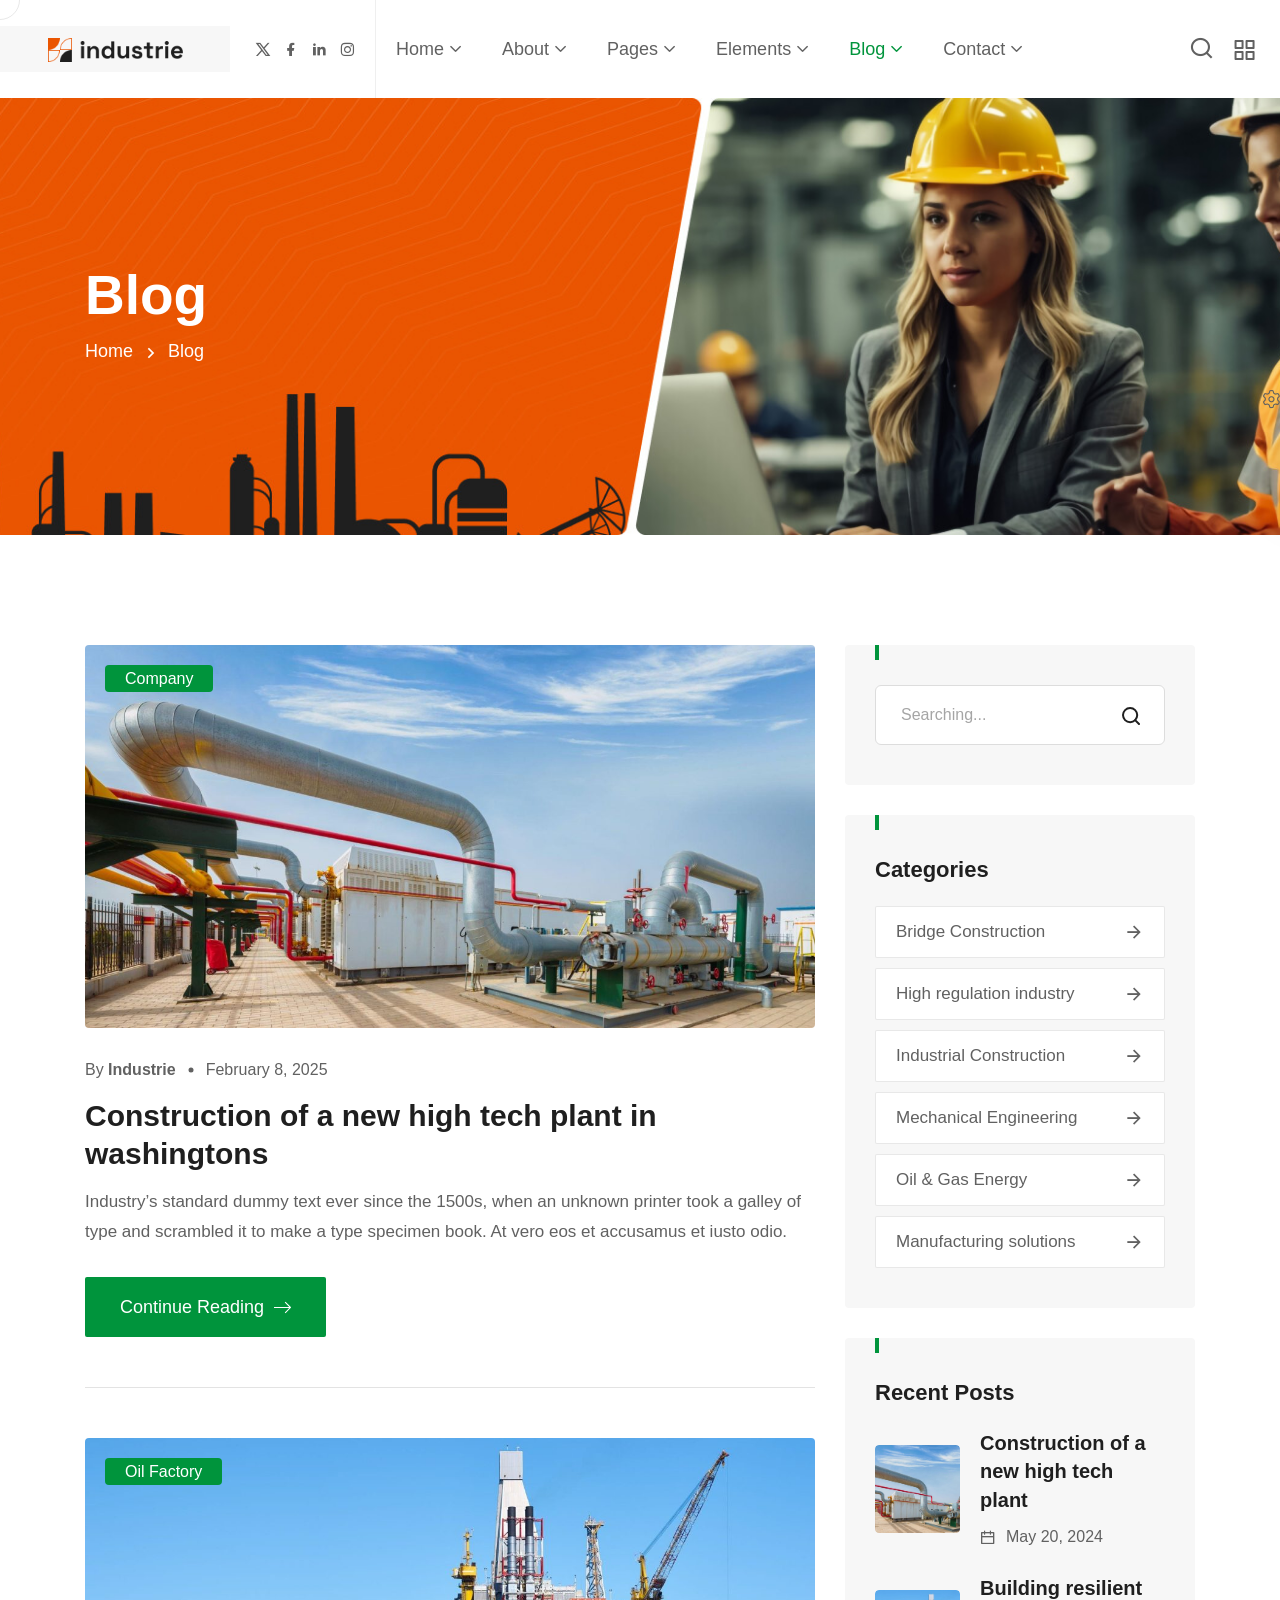
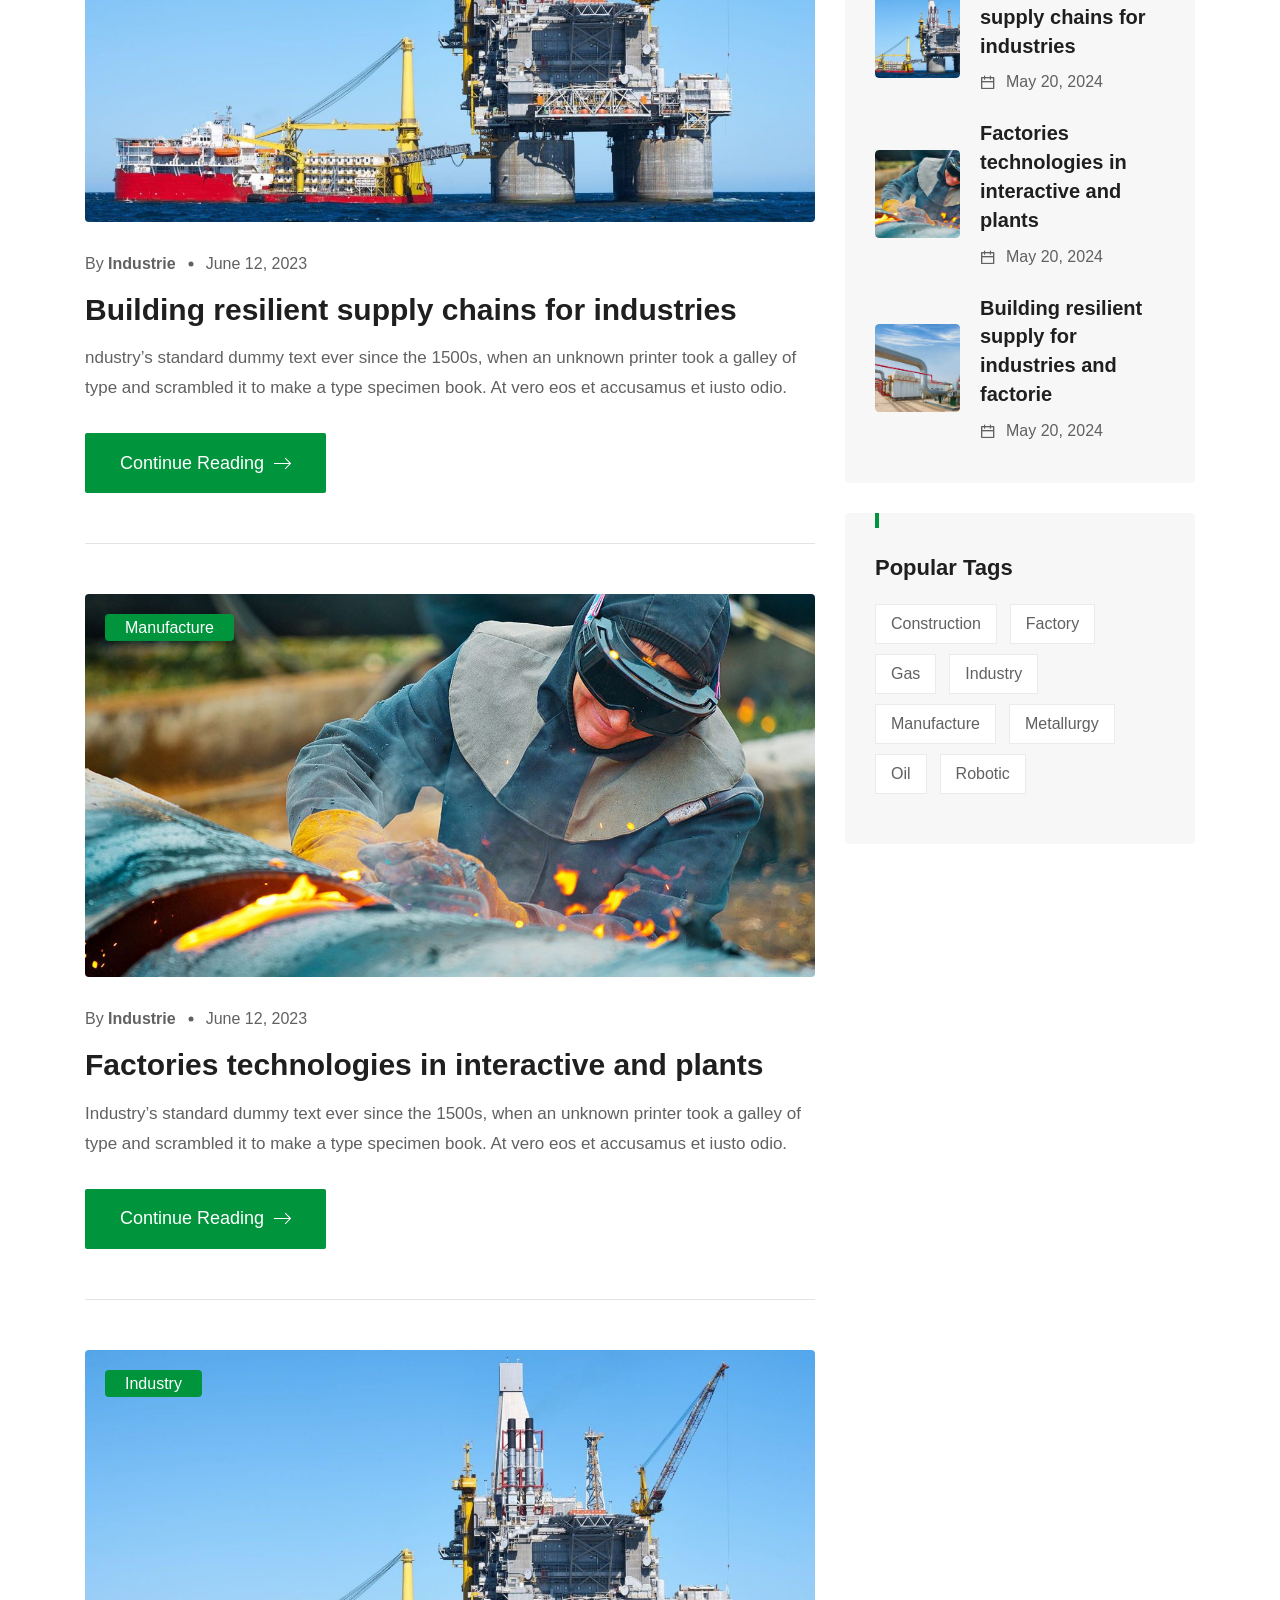
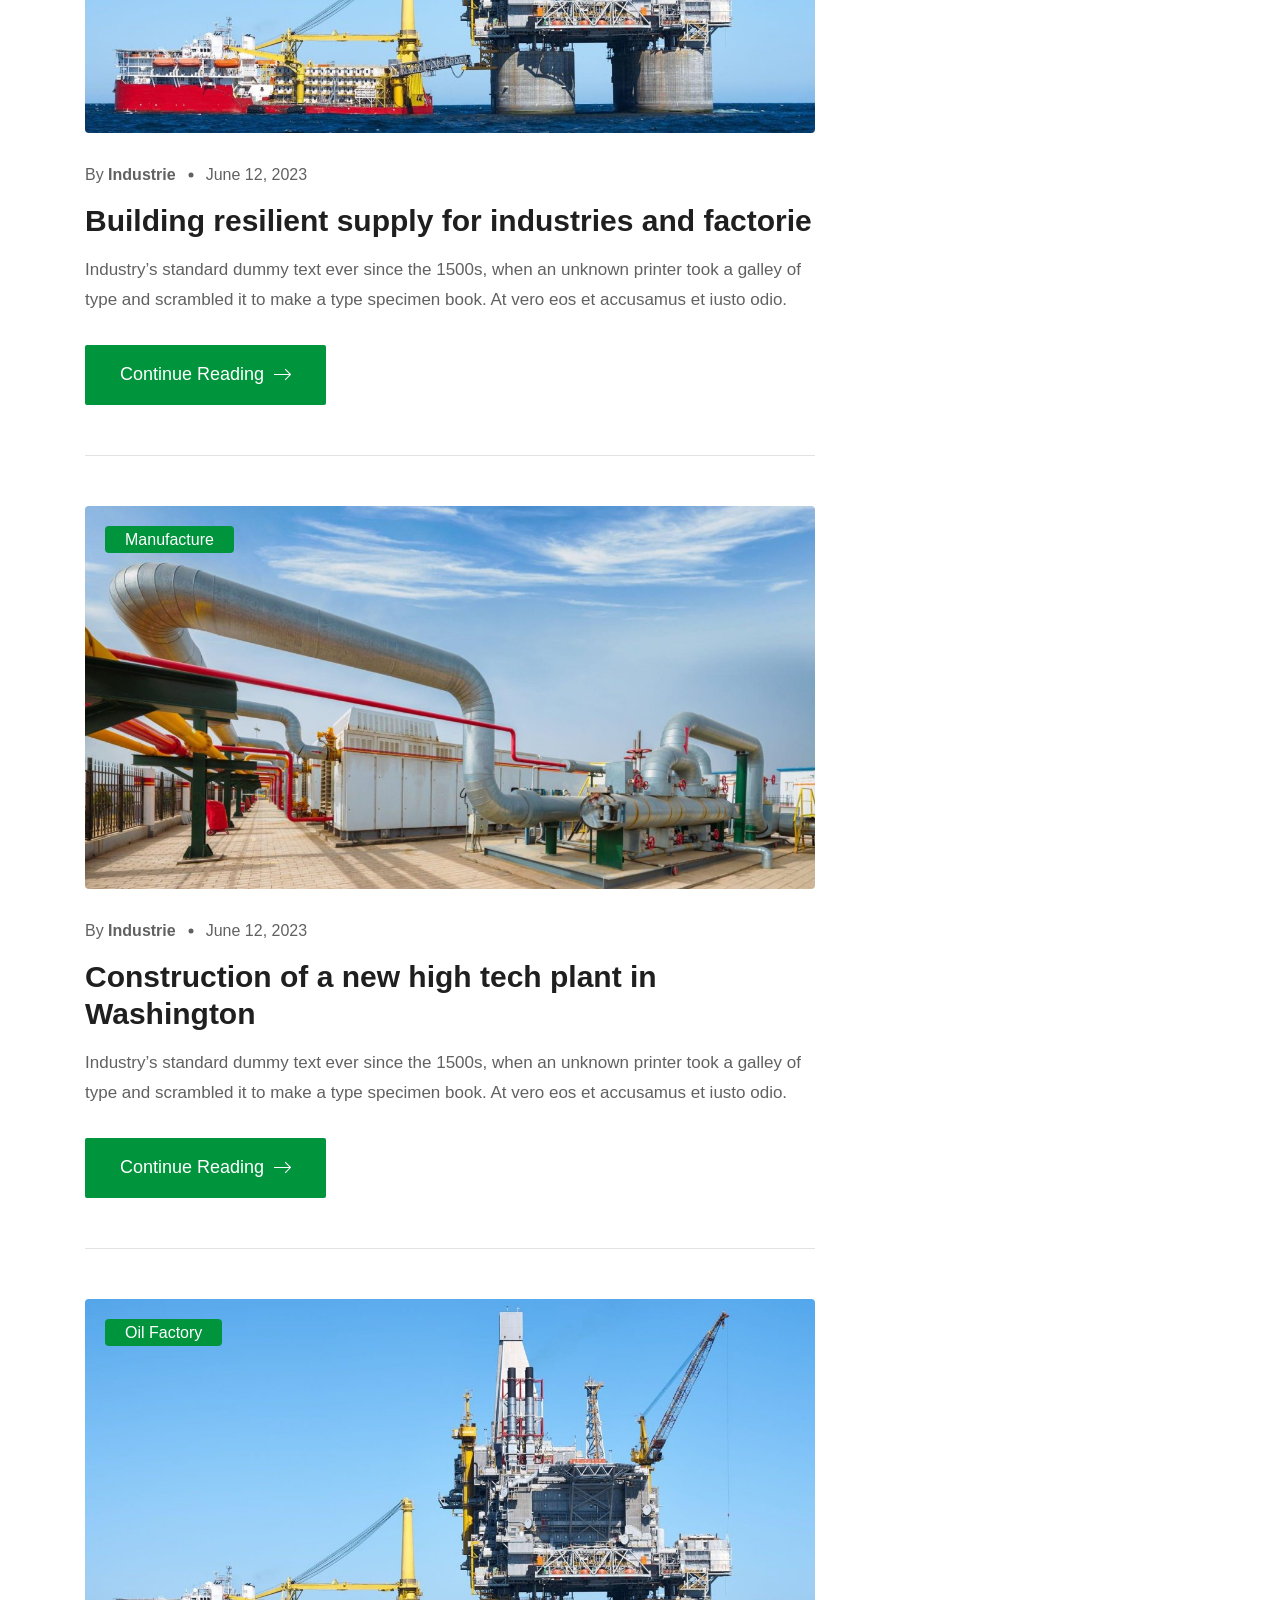
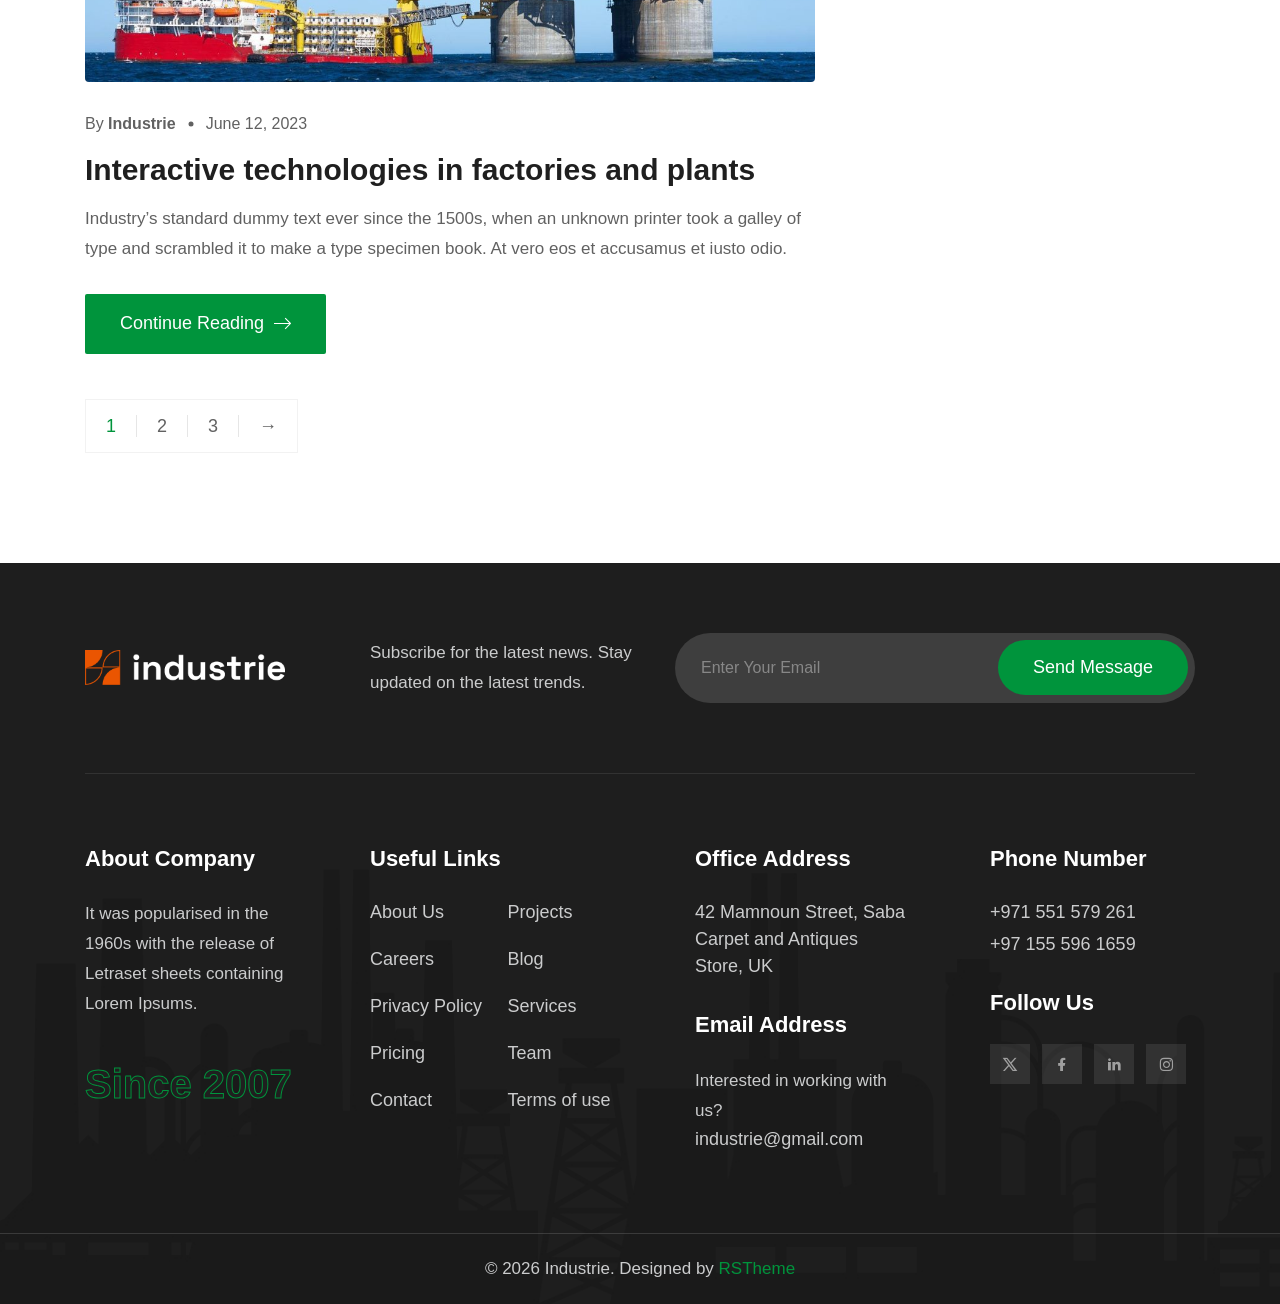
<file: blog.html>
<!doctype html>
<html class="no-js" lang="zxx">


<!-- Mirrored from industrie.rstheme.com/html/blog.html by HTTrack Website Copier/3.x [XR&CO'2014], Sat, 26 Apr 2025 08:28:10 GMT -->
<head>
    <meta charset="utf-8">
    <meta http-equiv="x-ua-compatible" content="ie=edge">
    <title>Blog || HTML Template</title>
    <meta name="description" content="">
    <meta name="viewport" content="width=device-width, initial-scale=1">
    <!-- Place favicon.ico in the root directory -->
    <link rel="shortcut icon" type="image/x-icon" href="assets/images/favicon.png">
    <!-- CSS here -->
    <link rel="stylesheet" href="assets/css/vendor/bootstrap.min.css">
    <link rel="stylesheet" href="assets/css/vendor/animate.min.css">
    <link rel="stylesheet" href="assets/css/plugins/swiper.min.css">
    <link rel="stylesheet" href="assets/css/plugins/nice-select.css">
    <link rel="stylesheet" href="assets/css/plugins/nouislider.min.css">
    <link rel="stylesheet" href="assets/css/vendor/magnific-popup.css">
    <link rel="stylesheet" href="assets/css/vendor/odometer.min.css">
    <link rel="stylesheet" href="assets/css/vendor/fontawesome-pro.css">
    <link rel="stylesheet" href="assets/css/vendor/spacing.css">
    <link rel="stylesheet" href="assets/css/vendor/remixicon.css">
    <link rel="stylesheet" href="assets/css/main.css">
</head>

<body class="rs-smoother-yes rtl">

    <!-- preloader start -->
    <div id="pre-load">
        <div id="loader" class="loader">
            <div class="loader-container">
                <div class="loader-icon"><img src="assets/images/favicon.png" alt=""></div>
            </div>
        </div>
    </div>
    <!-- preloader end -->

    <!-- preloader start -->

    <div id="rs-mouse">
        <div id="cursor-ball"></div>
    </div>

    <!-- preloader end -->

    <!-- Header area start -->
    <header>
        <div class="rs-header-area rs-header-one" id="header-sticky">
            <div class="container-fluid g-0">
                <div class="rs-header-inner">
                    <div class="rs-header-left">
                        <div class="rs-header-logo-wrapper">
                            <div class="rs-header-logo">
                                <a href="index.html"><img src="assets/images/logo/logo-orange.png" alt="logo"></a>
                            </div>
                        </div>
                    </div>
                    <div class="rs-header-menu">
                        <div class="rs-theme-social has-transparent has-orange">
                            <a href="#"><i class="ri-twitter-x-line"></i></a>
                            <a href="#"><i class="ri-facebook-fill"></i></a>
                            <a href="#"><i class="ri-linkedin-fill"></i></a>
                            <a href="#"><i class="ri-instagram-line"></i></a>
                        </div>
                        <nav id="mobile-menu" class="main-menu">
                            <ul class="multipage-menu">
                                <li class="menu-item-has-children">
                                    <a href="#">Home</a>
                                    <ul class="submenu last-children">
                                        <li class="menu-item-has-children has-arrow">
                                            <a href="#">Multipages</a>
                                            <ul class="submenu">
                                                <li><a href="index.html">Industry</a></li>
                                                <li><a href="red-engineering.html">Red Engineering</a></li>
                                                <li><a href="blue-construction.html">Blue Construction</a></li>
                                                <li><a href="metallurgy.html">Metallurgy</a></li>
                                                <li><a href="orange-construction.html">Orange construction</a></li>
                                                <li><a href="laboratory.html">Laboratory</a></li>
                                                <li><a href="renewable-energy.html">Renewable Energy</a></li>
                                                <li><a href="oil-gas.html">Oil & Gas</a></li>
                                                <li><a href="factory.html">Factory</a></li>
                                                <li><a href="robotic.html">Robotic</a></li>
                                                <li><a href="architecture.html">Architecture</a></li>
                                                <li><a href="manufacturing.html">Manufacturing</a></li>
                                            </ul>
                                        </li>
                                        <li class="menu-item-has-children has-arrow">
                                            <a href="javascript:void(0)">Onepages</a>
                                            <ul class="submenu">
                                                <li><a href="industrie-one-page.html">Industrie Onepage</a></li>
                                                <li><a href="red-engineering-one-page.html">Engineering Onepage</a></li>
                                                <li><a href="blue-construction-one-page.html">Blue Construct Onepage</a></li>
                                                <li><a href="metallurgy-one-page.html">Metallurgy Onepage</a></li>
                                                <li><a href="orange-construction-one-page.html">Construction Onepage</a></li>
                                                <li><a href="laboratory-one-page.html">Laboratory Onepage</a></li>
                                                <li><a href="renewable-energy-one-page.html"> Energy Onepage</a></li>
                                                <li><a href="oil-gas-one-page.html">Oil Gas Onepage</a></li>
                                                <li><a href="factory-one-page.html">Factory Onepage</a></li>
                                                <li><a href="robotic-one-page.html">Robotic Onepage</a></li>
                                                <li><a href="architecture-one-page.html">Architecture Onepage</a></li>
                                                <li><a href="manufacturing-one-page.html">Manufacturing Onepage</a></li>
                                            </ul>
                                        </li>
                                    </ul>
                                </li>
                                <!-- about menu -->
                                <li class="menu-item-has-children">
                                    <a href="about.html">About</a>
                                    <ul class="submenu last-children">
                                        <li>
                                            <a href="about.html">About Us 01</a>
                                        </li>
                                        <li>
                                            <a href="about-two.html">About Us 02</a>
                                        </li>
                                    </ul>
                                </li>
                                <!-- page menu -->
                                <li class="menu-item-has-children">
                                    <a href="javascript:void(0)">Pages</a>
                                    <ul class="submenu last-children">
                                        <li class=" has-arrow">
                                            <a href="javascript:void(0)">Services</a>
                                            <ul class="submenu">
                                                <li><a href="services.html">Services</a></li>
                                                <li><a href="services-details.html">Services Details</a></li>
                                            </ul>
                                        </li>
                                        <li class=" has-arrow">
                                            <a href="javascript:void(0)">Team</a>
                                            <ul class="submenu">
                                                <li><a href="team.html">Team</a></li>
                                                <li><a href="team-details.html">Team Details</a></li>
                                            </ul>
                                        </li>
                                        <li class=" has-arrow">
                                            <a href="javascript:void(0)">Project</a>
                                            <ul class="submenu">
                                                <li><a href="portfolio.html">Project</a></li>
                                                <li><a href="portfolio-details.html">Project Details</a></li>
                                            </ul>
                                        </li>
                                        <li>
                                            <a href="pricing.html">Pricing Plan</a>
                                        </li>
                                        <li class=" has-arrow">
                                            <a href="shop.html">Shop</a>
                                            <ul class="submenu">
                                                <li><a href="shop.html">Product</a></li>
                                                <li><a href="shop-details.html">Product Details</a></li>
                                                <li><a href="checkout.html">Checkout</a></li>
                                                <li><a href="cart.html">Cart</a></li>
                                            </ul>
                                        </li>
                                        <li>
                                            <a href="faq.html">Faq</a>
                                        </li>
                                        <li>
                                            <a href="appointment.html">Appointment</a>
                                        </li>
                                    </ul>
                                </li>
                                <!-- elements menu -->
                                <li class="has-mega-menu menu-item-has-children">
                                    <a href="javascript:void(0)">Elements</a>
                                    <ul class="mega-menu mega-grid">
                                        <li>
                                            <a href="#" class="title">Elements Layout</a>
                                            <ul>
                                                <li><a href="elements-features.html">Features</a></li>
                                                <li><a href="elements-advance-tab.html">Advance Tab</a></li>
                                                <li><a href="elements-work-process.html">Work Process</a></li>
                                                <li><a href="elements-counter.html">Counter</a></li>
                                                <li><a href="elements-gsap.html">GSAP</a></li>
                                            </ul>
                                        </li>
                                        <li>
                                            <a href="#" class="title">Elements Layout</a>
                                            <ul>
                                                <li><a href="elements-services.html">Services Box</a></li>
                                                <li><a href="elements-team.html">Team</a></li>
                                                <li><a href="elements-pricing.html">Pricing</a></li>
                                                <li><a href="elements-portfolio.html">Project</a></li>
                                                <li><a href="#">Coming Soon</a></li>
                                            </ul>
                                        </li>
                                        <li>
                                            <a href="#" class="title">Elements Layout</a>
                                            <ul>
                                                <li><a href="elements-services-tab.html">Services Tab</a></li>
                                                <li><a href="elements-testimonial.html">Testimonials</a></li>
                                                <li><a href="elements-brand.html">Partner Logo</a></li>
                                                <li><a href="elements-blog.html">Blog</a></li>
                                                <li><a href="#">Coming Soon</a></li>
                                            </ul>
                                        </li>
                                    </ul>
                                </li>

                                <li class="menu-item-has-children">
                                    <a href="javascript:void(0)">Blog</a>
                                    <ul class="submenu last-children">
                                        <li>
                                            <a href="blog.html">Blog</a>
                                        </li>
                                        <li>
                                            <a href="blog-details.html">Blog Details</a>
                                        </li>
                                    </ul>
                                </li>
                                <li class="menu-item-has-children">
                                    <a href="contact.html">Contact</a>
                                    <ul class="submenu last-children">
                                        <li>
                                            <a href="contact.html">Contact 01</a>
                                        </li>
                                        <li>
                                            <a href="contact-two.html">Contact 02</a>
                                        </li>
                                    </ul>
                                </li>
                            </ul>
                        </nav>
                    </div>
                    <div class="rs-header-right">
                        <!-- search area start -->
                        <div class="rs-header-search-wrapper">
                            <div class="rs-header-search-icon">
                                <i class="ri-close-fill has-close"></i>
                                <i class="ri-search-line has-search"></i>
                            </div>
                            <form class="rs-header-search-inner rs-stickys-form" action="#">
                                <div class="rs-header-search">
                                    <input type="text" placeholder="Searching...">
                                    <button type="submit"><i class="ri-search-line"></i></button>
                                </div>
                            </form>
                        </div>
                        <!-- search area end -->
                        <div class="rs-header-btn">
                            <a class="rs-btn has-theme-orange has-icon has-bg" href="contact.html">Get In Touch
                                <span class="icon-box">
                                <svg class="icon-first" xmlns="http://www.w3.org/2000/svg" viewBox="0 0 32 32">
                                    <path
                                        d="M31.71,15.29l-10-10L20.29,6.71,28.59,15H0v2H28.59l-8.29,8.29,1.41,1.41,10-10A1,1,0,0,0,31.71,15.29Z">
                                    </path>
                                </svg>
                                <svg class="icon-second" xmlns="http://www.w3.org/2000/svg" viewBox="0 0 32 32">
                                    <path
                                        d="M31.71,15.29l-10-10L20.29,6.71,28.59,15H0v2H28.59l-8.29,8.29,1.41,1.41,10-10A1,1,0,0,0,31.71,15.29Z">
                                    </path>
                                </svg>
                            </span>
                            </a>
                        </div>
                        <div class="rs-header-hamburger">
                            <div class="sidebar-toggle">
                                <a class="bar-icon" href="javascript:void(0)">
                                    <svg xmlns="http://www.w3.org/2000/svg" width="21" height="20" viewBox="0 0 21 20" fill="none">
                                        <path d="M8.55566 11H1.55566C1.29045 11 1.03609 11.1054 0.848557 11.2929C0.661021 11.4804 0.555664 11.7348 0.555664 12V19C0.555664 19.2652 0.661021 19.5196 0.848557 19.7071C1.03609 19.8946 1.29045 20 1.55566 20H8.55566C8.82088 20 9.07523 19.8946 9.26277 19.7071C9.45031 19.5196 9.55566 19.2652 9.55566 19V12C9.55566 11.7348 9.45031 11.4804 9.26277 11.2929C9.07523 11.1054 8.82088 11 8.55566 11ZM7.55566 18H2.55566V13H7.55566V18ZM19.5557 0H12.5557C12.2904 0 12.0361 0.105357 11.8486 0.292893C11.661 0.48043 11.5557 0.734784 11.5557 1V8C11.5557 8.26522 11.661 8.51957 11.8486 8.70711C12.0361 8.89464 12.2904 9 12.5557 9H19.5557C19.8209 9 20.0752 8.89464 20.2628 8.70711C20.4503 8.51957 20.5557 8.26522 20.5557 8V1C20.5557 0.734784 20.4503 0.48043 20.2628 0.292893C20.0752 0.105357 19.8209 0 19.5557 0ZM18.5557 7H13.5557V2H18.5557V7ZM19.5557 11H12.5557C12.2904 11 12.0361 11.1054 11.8486 11.2929C11.661 11.4804 11.5557 11.7348 11.5557 12V19C11.5557 19.2652 11.661 19.5196 11.8486 19.7071C12.0361 19.8946 12.2904 20 12.5557 20H19.5557C19.8209 20 20.0752 19.8946 20.2628 19.7071C20.4503 19.5196 20.5557 19.2652 20.5557 19V12C20.5557 11.7348 20.4503 11.4804 20.2628 11.2929C20.0752 11.1054 19.8209 11 19.5557 11ZM18.5557 18H13.5557V13H18.5557V18ZM8.55566 0H1.55566C1.29045 0 1.03609 0.105357 0.848557 0.292893C0.661021 0.48043 0.555664 0.734784 0.555664 1V8C0.555664 8.26522 0.661021 8.51957 0.848557 8.70711C1.03609 8.89464 1.29045 9 1.55566 9H8.55566C8.82088 9 9.07523 8.89464 9.26277 8.70711C9.45031 8.51957 9.55566 8.26522 9.55566 8V1C9.55566 0.734784 9.45031 0.48043 9.26277 0.292893C9.07523 0.105357 8.82088 0 8.55566 0ZM7.55566 7H2.55566V2H7.55566V7Z" fill="#616161"></path>
                                    </svg>
                                </a>
                            </div>
                        </div>
                    </div>
                </div>
            </div>
        </div>
    </header>
    <!-- Header area end -->

    <!-- Offcanvas area start -->
    <div class="fix">
        <div class="offcanvas-area" data-lenis-prevent>
            <div class="offcanvas-wrapper">
                <div class="offcanvas-content">
                    <div class="offcanvas-top d-flex justify-content-between align-items-center mb-20">
                        <div class="offcanvas-logo">
                            <a class="logo-black" href="index.html"><img src="assets/images/logo/logo-orange.png" alt="logo"></a>
                        </div>
                        <div class="offcanvas-close">
                            <button class="offcanvas-close-icon animation--flip">
                                <span class="offcanvas-m-lines">
                                <span class="offcanvas-m-line line--1"></span><span
                                    class="offcanvas-m-line line--2"></span><span
                                    class="offcanvas-m-line line--3"></span>
                                </span>
                            </button>
                        </div>
                    </div>
                    <div class="offcanvas-about mb-30 d-none d-sm-block">
                        <p> Industrie is a modern factory website. specifically designed for who need construction,
                            firms, oil, architecture and any other small business.
                        </p>
                    </div>
                    <div class="offcanvas-gallery d-none d-sm-block">
                        <div class="offcanvas-gallery-thumb-wrapper">
                            <div class="offcanvas-popup-thumb">
                                <a class="popup-image" href="assets/images/gallery/gallery-thumb-01.png">
                                    <img src="assets/images/gallery/gallery-thumb-01.png" alt="image">
                                </a>
                            </div>
                            <div class="offcanvas-popup-thumb">
                                <a class="popup-image" href="assets/images/gallery/gallery-thumb-02.png">
                                    <img src="assets/images/gallery/gallery-thumb-02.png" alt="image">
                                </a>
                            </div>
                            <div class="offcanvas-popup-thumb">
                                <a class="popup-image" href="assets/images/gallery/gallery-thumb-03.png">
                                    <img src="assets/images/gallery/gallery-thumb-03.png" alt="image">
                                </a>
                            </div>
                            <div class="offcanvas-popup-thumb">
                                <a class="popup-image" href="assets/images/gallery/gallery-thumb-04.png">
                                    <img src="assets/images/gallery/gallery-thumb-04.png" alt="image">
                                </a>
                            </div>
                            <div class="offcanvas-popup-thumb">
                                <a class="popup-image" href="assets/images/gallery/gallery-thumb-05.png">
                                    <img src="assets/images/gallery/gallery-thumb-05.png" alt="image">
                                </a>
                            </div>
                            <div class="offcanvas-popup-thumb">
                                <a class="popup-image" href="assets/images/gallery/gallery-thumb-01.png">
                                    <img src="assets/images/gallery/gallery-thumb-01.png" alt="image">
                                </a>
                            </div>
                        </div>
                    </div>
                    <div class="mobile-menu">
                        <div class="rs-offcanvas-menu mb-25">
                            <nav></nav>
                        </div>
                    </div>
                    <div class="offcanvas-contact mb-30">
                        <h4 class="offcanvas-title-meta">Contact Info</h4>
                        <ul>
                            <li class="d-flex align-items-center gap-15">
                                <div class="offcanvas-contact-icon">
                                    <svg xmlns="http://www.w3.org/2000/svg" width="14" height="18" viewBox="0 0 14 18" fill="none">
                                        <path d="M11.8768 9.68475C11.3059 10.835 10.5331 11.9818 9.74128 13.0109C8.95198 14.0368 8.15999 14.9249 7.5643 15.5572C7.48514 15.6412 7.40956 15.7206 7.33802 15.7951C7.26648 15.7206 7.1909 15.6412 7.11174 15.5572C6.51605 14.9249 5.72406 14.0368 4.93476 13.0109C4.14299 11.9818 3.37019 10.835 2.79925 9.68475C2.22242 8.52266 1.89032 7.43373 1.89032 6.5C1.89032 3.50846 4.32934 1.08333 7.33802 1.08333C10.3467 1.08333 12.7857 3.50846 12.7857 6.5C12.7857 7.43373 12.4536 8.52266 11.8768 9.68475ZM7.33802 17.3333C7.33802 17.3333 13.8753 11.1732 13.8753 6.5C13.8753 2.91015 10.9484 0 7.33802 0C3.7276 0 0.800781 2.91015 0.800781 6.5C0.800781 11.1732 7.33802 17.3333 7.33802 17.3333Z" fill="#6D6D6D"></path>
                                        <path d="M7.33802 8.66667C6.13455 8.66667 5.15894 7.69662 5.15894 6.5C5.15894 5.30338 6.13455 4.33333 7.33802 4.33333C8.54149 4.33333 9.5171 5.30338 9.5171 6.5C9.5171 7.69662 8.54149 8.66667 7.33802 8.66667ZM7.33802 9.75C9.14323 9.75 10.6066 8.29492 10.6066 6.5C10.6066 4.70507 9.14323 3.25 7.33802 3.25C5.53281 3.25 4.0694 4.70507 4.0694 6.5C4.0694 8.29492 5.53281 9.75 7.33802 9.75Z" fill="#6D6D6D"></path>
                                    </svg>
                                </div>
                                <div class="offcanvas-contact-text">
                                    <a href="#"> 2096 New Market, New Road <br>
                                    North Carolina, USA </a>
                                </div>
                            </li>
                            <li class="d-flex align-items-center gap-15">
                                <div class="offcanvas-contact-icon">
                                    <svg xmlns="http://www.w3.org/2000/svg" width="16" height="16" viewBox="0 0 16 16" fill="none">
                                        <path d="M3.65387 1.32849C3.40343 1.00649 2.92745 0.976861 2.639 1.26531L1.60508 2.29923C1.1216 2.78271 0.94387 3.46766 1.1551 4.06847C2.00338 6.48124 3.39215 8.74671 5.32272 10.6773C7.25329 12.6078 9.51876 13.9966 11.9315 14.8449C12.5323 15.0561 13.2173 14.8784 13.7008 14.3949L14.7347 13.361C15.0231 13.0726 14.9935 12.5966 14.6715 12.3461L12.3653 10.5524C12.2008 10.4245 11.9866 10.3793 11.7845 10.4298L9.59541 10.9771C9.00082 11.1257 8.37183 10.9515 7.93845 10.5181L5.48187 8.06155C5.04849 7.62817 4.87427 6.99919 5.02292 6.40459L5.57019 4.21553C5.62073 4.01336 5.57552 3.79918 5.44758 3.63468L3.65387 1.32849ZM1.88477 0.511076C2.62689 -0.231039 3.8515 -0.154797 4.49583 0.673634L6.28954 2.97983C6.6187 3.40304 6.73502 3.95409 6.60498 4.47423L6.05772 6.66329C5.99994 6.8944 6.06766 7.13888 6.2361 7.30732L8.69268 9.7639C8.86113 9.93235 9.1056 10.0001 9.33671 9.94229L11.5258 9.39502C12.0459 9.26499 12.597 9.3813 13.0202 9.71047L15.3264 11.5042C16.1548 12.1485 16.231 13.3731 15.4889 14.1152L14.455 15.1492C13.7153 15.8889 12.6089 16.2137 11.5778 15.8512C9.01754 14.9511 6.61438 13.4774 4.56849 11.4315C2.5226 9.38562 1.04895 6.98246 0.148838 4.42225C-0.213682 3.39112 0.11113 2.28472 0.85085 1.545L1.88477 0.511076Z" fill="#6D6D6D"></path>
                                        <path d="M11 0.5C11 0.223858 11.2239 0 11.5 0H15.5C15.7761 0 16 0.223858 16 0.5V4.5C16 4.77614 15.7761 5 15.5 5C15.2239 5 15 4.77614 15 4.5V1.70711L10.8536 5.85355C10.6583 6.04882 10.3417 6.04882 10.1464 5.85355C9.95118 5.65829 9.95118 5.34171 10.1464 5.14645L14.2929 1H11.5C11.2239 1 11 0.776142 11 0.5Z" fill="#6D6D6D"></path>
                                    </svg>
                                </div>
                                <div class="offcanvas-contact-text">
                                    <a href="tel:+12346691234"> +123-4669-1234 </a>
                                </div>
                            </li>
                            <li class="d-flex align-items-center gap-15">
                                <div class="offcanvas-contact-icon">
                                    <svg xmlns="http://www.w3.org/2000/svg" width="16" height="16" viewBox="0 0 16 16" fill="none">
                                        <path d="M2 2C0.895431 2 0 2.89543 0 4V12L2.58386e-05 12.0103C0.00555998 13.1101 0.898859 14 2 14H7.5C7.77614 14 8 13.7761 8 13.5C8 13.2239 7.77614 13 7.5 13H2C1.53715 13 1.14774 12.6855 1.03376 12.2586L6.67417 8.7876L8 9.5831L15 5.3831V8.5C15 8.77614 15.2239 9 15.5 9C15.7761 9 16 8.77614 16 8.5V4C16 2.89543 15.1046 2 14 2H2ZM5.70808 8.20794L1 11.1052V5.3831L5.70808 8.20794ZM1 4.2169V4C1 3.44772 1.44772 3 2 3H14C14.5523 3 15 3.44772 15 4V4.2169L8 8.4169L1 4.2169Z" fill="#6D6D6D"></path>
                                        <path d="M14.2467 14.2686C15.2567 14.2686 15.8339 13.4116 15.8339 12.2442V12.0344C15.8339 10.4297 14.6402 9 12.5197 9H12.4847C10.421 9 9 10.3598 9 12.4322V12.6465C9 14.8195 10.4385 16 12.3579 16H12.4016C12.9963 16 13.4204 15.9257 13.639 15.8251V15.0949C13.3941 15.2042 12.9656 15.2742 12.4585 15.2742H12.4147C11.0812 15.2742 9.84385 14.4872 9.84385 12.6202V12.4628C9.84385 10.8057 10.9019 9.73891 12.4847 9.73891H12.524C14.0587 9.73891 15.0075 10.7883 15.0075 12.065V12.183C15.0075 13.158 14.6839 13.5734 14.3691 13.5734C14.1374 13.5734 13.9582 13.4247 13.9582 13.1537V10.9631H13.0531V11.5315H13.0225C12.9394 11.2342 12.6552 10.9019 12.0693 10.9019C11.2911 10.9019 10.8101 11.4572 10.8101 12.3011V12.8301C10.8101 13.722 11.2998 14.2642 12.0693 14.2642C12.5415 14.2642 12.9656 14.0369 13.0837 13.6215H13.1274C13.2455 14.0412 13.7439 14.2686 14.2467 14.2686ZM11.7939 12.6814V12.4541C11.7939 11.9076 12.0212 11.6627 12.3666 11.6627C12.664 11.6627 12.9394 11.8551 12.9394 12.371V12.7383C12.9394 13.3111 12.6858 13.4816 12.3754 13.4816C12.0212 13.4816 11.7939 13.2673 11.7939 12.6814Z" fill="#6D6D6D"></path>
                                    </svg>
                                </div>
                                <div class="offcanvas-contact-text">
                                    <a href="mailto:info@gmail.com">info@gmail.com</a>
                                </div>
                            </li>
                        </ul>
                    </div>
                    <div class="offcanvas-social">
                        <h4 class="offcanvas-title-meta">Subscribe & Follow</h4>
                        <ul>
                            <li><a href="#"><i class="fab fa-facebook-f"></i></a></li>
                            <li><a href="#"><i class="fab fa-twitter"></i></a></li>
                            <li><a href="#"><i class="fab fa-youtube"></i></a></li>
                            <li><a href="#"><i class="fab fa-linkedin"></i></a></li>
                        </ul>
                    </div>
                </div>
            </div>
        </div>
    </div>
    <div class="offcanvas-overlay"></div>
    <div class="offcanvas-overlay-white"></div>
    <!-- Offcanvas area start -->

    <!-- Body main wrapper start -->
    <main>

        <!-- breadcrumb area start -->
        <section class="rs-breadcrumb-area rs-breadcrumb-one p-relative">
            <div class="rs-breadcrumb-bg" data-background="assets/images/bg/breadcrumb-bg-01.png"></div>
            <div class="container">
                <div class="row">
                    <div class="col-xxl-6 col-xl-8 col-lg-8">
                        <div class="rs-breadcrumb-content-wrapper">
                            <div class="rs-breadcrumb-title-wrapper">
                                <h1 class="rs-breadcrumb-title">Blog</h1>
                            </div>
                            <div class="rs-breadcrumb-menu">
                                <nav>
                                    <ul>
                                        <li><span><a href="index.html">Home</a></span></li>
                                        <li><span>Blog</span></li>
                                    </ul>
                                </nav>
                            </div>
                        </div>
                    </div>
                </div>
            </div>
        </section>
        <!-- breadcrumb area end -->

        <!-- postbox area start -->
        <section class="rs-postbox-area section-space">
            <div class="container">
                <div class="row g-5">
                    <div class="col-xl-8 col-lg-8">
                        <div class="rs-postbox-wrapper">
                            <article class="rs-postbox-item">
                                <div class="rs-postbox-thumb">
                                    <a href="blog-details.html">
                                        <img src="assets/images/blog/post/blog-post-01.png" alt="image">
                                    </a>
                                    <div class="rs-postbox-tag">
                                        <a href="blog-details.html">Company</a>
                                    </div>
                                </div>
                                <div class="rs-postbox-content">
                                    <div class="rs-postbox-meta-list">
                                        <div class="rs-postbox-meta-item">
                                            <span class="rs-meta-text">By<a class="meta-author" href="blog-details.html">
                                       Industrie</a></span>
                                        </div>
                                        <div class="rs-postbox-meta-item">
                                            <span class="rs-postbox-meta-text"><a href="blog-details.html">February 8, 2025</a></span>
                                        </div>
                                    </div>
                                    <h3 class="rs-postbox-title">
                                        <a href="blog-details.html">Construction of a new high tech plant in washingtons </a>
                                    </h3>
                                    <div class="rs-postbox-text">
                                        <p>Industry’s standard dummy text ever since the 1500s, when an unknown printer took a galley of type and scrambled it to make a type specimen book. At vero eos et accusamus et iusto odio.</p>
                                    </div>
                                    <div class="rs-postbox-btn">
                                        <a class="rs-btn has-theme-orange has-icon has-bg" href="blog-details.html">Continue Reading
                                            <span class="icon-box">
                                    <svg class="icon-first" xmlns="http://www.w3.org/2000/svg" viewBox="0 0 32 32">
                                       <path
                                          d="M31.71,15.29l-10-10L20.29,6.71,28.59,15H0v2H28.59l-8.29,8.29,1.41,1.41,10-10A1,1,0,0,0,31.71,15.29Z">
                                       </path>
                                    </svg>
                                    <svg class="icon-second" xmlns="http://www.w3.org/2000/svg" viewBox="0 0 32 32">
                                       <path
                                          d="M31.71,15.29l-10-10L20.29,6.71,28.59,15H0v2H28.59l-8.29,8.29,1.41,1.41,10-10A1,1,0,0,0,31.71,15.29Z">
                                       </path>
                                    </svg>
                                 </span>
                                        </a>
                                    </div>
                                </div>
                            </article>
                            <article class="rs-postbox-item">
                                <div class="rs-postbox-thumb">
                                    <a href="blog-details.html">
                                        <img src="assets/images/blog/post/blog-post-02.png" alt="image">
                                    </a>
                                    <div class="rs-postbox-tag">
                                        <a href="blog-details.html">Oil Factory</a>
                                    </div>
                                </div>
                                <div class="rs-postbox-content">
                                    <div class="rs-postbox-meta-list">
                                        <div class="rs-postbox-meta-item has-separator">
                                            <span class="rs-meta-text">By<a class="meta-author" href="blog-details.html">
                                       Industrie</a></span>
                                        </div>
                                        <div class="rs-postbox-meta-item">
                                            <span class="rs-postbox-meta-text"><a href="blog-details.html">June 12,
                                       2023</a></span>
                                        </div>
                                    </div>
                                    <h3 class="rs-postbox-title">
                                        <a href="blog-details.html"> Building resilient supply chains for industries </a>
                                    </h3>
                                    <div class="rs-postbox-text">
                                        <p>ndustry’s standard dummy text ever since the 1500s, when an unknown printer took a galley of type and scrambled it to make a type specimen book. At vero eos et accusamus et iusto odio.</p>
                                    </div>
                                    <div class="rs-postbox-btn">
                                        <a class="rs-btn has-theme-orange has-icon has-bg" href="blog-details.html">Continue Reading
                                            <span class="icon-box">
                                    <svg class="icon-first" xmlns="http://www.w3.org/2000/svg" viewBox="0 0 32 32">
                                       <path
                                          d="M31.71,15.29l-10-10L20.29,6.71,28.59,15H0v2H28.59l-8.29,8.29,1.41,1.41,10-10A1,1,0,0,0,31.71,15.29Z">
                                       </path>
                                    </svg>
                                    <svg class="icon-second" xmlns="http://www.w3.org/2000/svg" viewBox="0 0 32 32">
                                       <path
                                          d="M31.71,15.29l-10-10L20.29,6.71,28.59,15H0v2H28.59l-8.29,8.29,1.41,1.41,10-10A1,1,0,0,0,31.71,15.29Z">
                                       </path>
                                    </svg>
                                 </span>
                                        </a>
                                    </div>
                                </div>
                            </article>
                            <article class="rs-postbox-item">
                                <div class="rs-postbox-thumb">
                                    <a href="blog-details.html">
                                        <img src="assets/images/blog/post/blog-post-03.png" alt="image">
                                    </a>
                                    <div class="rs-postbox-tag">
                                        <a href="blog-details.html">Manufacture</a>
                                    </div>
                                </div>
                                <div class="rs-postbox-content">
                                    <div class="rs-postbox-meta-list">
                                        <div class="rs-postbox-meta-item has-separator">
                                            <span class="rs-meta-text">By<a class="meta-author" href="blog-details.html">
                                       Industrie</a></span>
                                        </div>
                                        <div class="rs-postbox-meta-item">
                                            <span class="rs-postbox-meta-text"><a href="blog-details.html">June 12,
                                       2023</a></span>
                                        </div>
                                    </div>
                                    <h3 class="rs-postbox-title">
                                        <a href="blog-details.html">Factories technologies in interactive and plants </a>
                                    </h3>
                                    <div class="rs-postbox-text">
                                        <p>Industry’s standard dummy text ever since the 1500s, when an unknown printer took a galley of type and scrambled it to make a type specimen book. At vero eos et accusamus et iusto odio.</p>
                                    </div>
                                    <div class="rs-postbox-btn">
                                        <a class="rs-btn has-theme-orange has-icon has-bg" href="blog-details.html">Continue Reading
                                            <span class="icon-box">
                                    <svg class="icon-first" xmlns="http://www.w3.org/2000/svg" viewBox="0 0 32 32">
                                       <path
                                          d="M31.71,15.29l-10-10L20.29,6.71,28.59,15H0v2H28.59l-8.29,8.29,1.41,1.41,10-10A1,1,0,0,0,31.71,15.29Z">
                                       </path>
                                    </svg>
                                    <svg class="icon-second" xmlns="http://www.w3.org/2000/svg" viewBox="0 0 32 32">
                                       <path
                                          d="M31.71,15.29l-10-10L20.29,6.71,28.59,15H0v2H28.59l-8.29,8.29,1.41,1.41,10-10A1,1,0,0,0,31.71,15.29Z">
                                       </path>
                                    </svg>
                                 </span>
                                        </a>
                                    </div>
                                </div>
                            </article>
                            <article class="rs-postbox-item">
                                <div class="rs-postbox-thumb">
                                    <a href="blog-details.html">
                                        <img src="assets/images/blog/post/blog-post-04.png" alt="image">
                                    </a>
                                    <div class="rs-postbox-tag">
                                        <a href="blog-details.html">Industry</a>
                                    </div>
                                </div>
                                <div class="rs-postbox-content">
                                    <div class="rs-postbox-meta-list">
                                        <div class="rs-postbox-meta-item has-separator">
                                            <span class="rs-meta-text">By<a class="meta-author" href="blog-details.html">
                                       Industrie</a></span>
                                        </div>
                                        <div class="rs-postbox-meta-item">
                                            <span class="rs-postbox-meta-text"><a href="blog-details.html">June 12,
                                       2023</a></span>
                                        </div>
                                    </div>
                                    <h3 class="rs-postbox-title">
                                        <a href="blog-details.html">Building resilient supply for industries and factorie </a>
                                    </h3>
                                    <div class="rs-postbox-text">
                                        <p>Industry’s standard dummy text ever since the 1500s, when an unknown printer took a galley of type and scrambled it to make a type specimen book. At vero eos et accusamus et iusto odio.</p>
                                    </div>
                                    <div class="rs-postbox-btn">
                                        <a class="rs-btn has-theme-orange has-icon has-bg" href="blog-details.html">Continue Reading
                                            <span class="icon-box">
                                    <svg class="icon-first" xmlns="http://www.w3.org/2000/svg" viewBox="0 0 32 32">
                                       <path
                                          d="M31.71,15.29l-10-10L20.29,6.71,28.59,15H0v2H28.59l-8.29,8.29,1.41,1.41,10-10A1,1,0,0,0,31.71,15.29Z">
                                       </path>
                                    </svg>
                                    <svg class="icon-second" xmlns="http://www.w3.org/2000/svg" viewBox="0 0 32 32">
                                       <path
                                          d="M31.71,15.29l-10-10L20.29,6.71,28.59,15H0v2H28.59l-8.29,8.29,1.41,1.41,10-10A1,1,0,0,0,31.71,15.29Z">
                                       </path>
                                    </svg>
                                 </span>
                                        </a>
                                    </div>
                                </div>
                            </article>
                            <article class="rs-postbox-item">
                                <div class="rs-postbox-thumb">
                                    <a href="blog-details.html">
                                        <img src="assets/images/blog/post/blog-post-01.png" alt="image">
                                    </a>
                                    <div class="rs-postbox-tag">
                                        <a href="blog-details.html">Manufacture</a>
                                    </div>
                                </div>
                                <div class="rs-postbox-content">
                                    <div class="rs-postbox-meta-list">
                                        <div class="rs-postbox-meta-item has-separator">
                                            <span class="rs-meta-text">By<a class="meta-author" href="blog-details.html">
                                       Industrie</a></span>
                                        </div>
                                        <div class="rs-postbox-meta-item">
                                            <span class="rs-postbox-meta-text"><a href="blog-details.html">June 12,
                                       2023</a></span>
                                        </div>
                                    </div>
                                    <h3 class="rs-postbox-title">
                                        <a href="blog-details.html">Construction of a new high tech plant in Washington </a>
                                    </h3>
                                    <div class="rs-postbox-text">
                                        <p>Industry’s standard dummy text ever since the 1500s, when an unknown printer took a galley of type and scrambled it to make a type specimen book. At vero eos et accusamus et iusto odio.</p>
                                    </div>
                                    <div class="rs-postbox-btn">
                                        <a class="rs-btn has-theme-orange has-icon has-bg" href="blog-details.html">Continue Reading
                                            <span class="icon-box">
                                    <svg class="icon-first" xmlns="http://www.w3.org/2000/svg" viewBox="0 0 32 32">
                                       <path
                                          d="M31.71,15.29l-10-10L20.29,6.71,28.59,15H0v2H28.59l-8.29,8.29,1.41,1.41,10-10A1,1,0,0,0,31.71,15.29Z">
                                       </path>
                                    </svg>
                                    <svg class="icon-second" xmlns="http://www.w3.org/2000/svg" viewBox="0 0 32 32">
                                       <path
                                          d="M31.71,15.29l-10-10L20.29,6.71,28.59,15H0v2H28.59l-8.29,8.29,1.41,1.41,10-10A1,1,0,0,0,31.71,15.29Z">
                                       </path>
                                    </svg>
                                 </span>
                                        </a>
                                    </div>
                                </div>
                            </article>
                            <article class="rs-postbox-item">
                                <div class="rs-postbox-thumb">
                                    <a href="blog-details.html">
                                        <img src="assets/images/blog/post/blog-post-02.png" alt="image">
                                    </a>
                                    <div class="rs-postbox-tag">
                                        <a href="blog-details.html">Oil Factory</a>
                                    </div>
                                </div>
                                <div class="rs-postbox-content">
                                    <div class="rs-postbox-meta-list">
                                        <div class="rs-postbox-meta-item has-separator">
                                            <span class="rs-meta-text">By<a class="meta-author" href="blog-details.html">
                                       Industrie</a></span>
                                        </div>
                                        <div class="rs-postbox-meta-item">
                                            <span class="rs-postbox-meta-text"><a href="blog-details.html">June 12,
                                       2023</a></span>
                                        </div>
                                    </div>
                                    <h3 class="rs-postbox-title">
                                        <a href="blog-details.html">Interactive technologies in factories and plants </a>
                                    </h3>
                                    <div class="rs-postbox-text">
                                        <p>Industry’s standard dummy text ever since the 1500s, when an unknown printer took a galley of type and scrambled it to make a type specimen book. At vero eos et accusamus et iusto odio.</p>
                                    </div>
                                    <div class="rs-postbox-btn">
                                        <a class="rs-btn has-theme-orange has-icon has-bg" href="blog-details.html">Continue Reading
                                            <span class="icon-box">
                                    <svg class="icon-first" xmlns="http://www.w3.org/2000/svg" viewBox="0 0 32 32">
                                       <path
                                          d="M31.71,15.29l-10-10L20.29,6.71,28.59,15H0v2H28.59l-8.29,8.29,1.41,1.41,10-10A1,1,0,0,0,31.71,15.29Z">
                                       </path>
                                    </svg>
                                    <svg class="icon-second" xmlns="http://www.w3.org/2000/svg" viewBox="0 0 32 32">
                                       <path
                                          d="M31.71,15.29l-10-10L20.29,6.71,28.59,15H0v2H28.59l-8.29,8.29,1.41,1.41,10-10A1,1,0,0,0,31.71,15.29Z">
                                       </path>
                                    </svg>
                                 </span>
                                        </a>
                                    </div>
                                </div>
                            </article>
                        </div>
                    </div>
                    <div class="col-xl-4 col-lg-4">
                        <div class="rs-sidebar-wrapper rs-sidebar-sticky">
                            <div class="sidebar-widget mb-30">
                                <div class="sidebar-search">
                                    <form action="#">
                                        <div class="sidebar-search-input">
                                            <input type="text" placeholder="Searching...">
                                            <button type="submit">
                                                <svg width="18" height="18" viewBox="0 0 18 18" fill="none" xmlns="http://www.w3.org/2000/svg">
                                                    <path d="M8.11111 15.2222C12.0385 15.2222 15.2222 12.0385 15.2222 8.11111C15.2222 4.18375 12.0385 1 8.11111 1C4.18375 1 1 4.18375 1 8.11111C1 12.0385 4.18375 15.2222 8.11111 15.2222Z" stroke="currentColor" stroke-width="2" stroke-linecap="round" stroke-linejoin="round"></path>
                                                    <path d="M16.9995 17L13.1328 13.1333" stroke="currentColor" stroke-width="2" stroke-linecap="round" stroke-linejoin="round"></path>
                                                </svg>
                                            </button>
                                        </div>
                                    </form>
                                </div>
                            </div>
                            <div class="sidebar-widget widget-categories-two mb-30">
                                <h5 class="sidebar-widget-title">Categories</h5>
                                <div class="sidebar-widget-content">
                                    <div class="list">
                                        <ul>
                                            <li>
                                                <a href="#">
                                                    Bridge Construction
                                                    <i class="ri-arrow-right-line"></i></a>
                                            </li>
                                            <li>
                                                <a href="#">
                                                    High regulation industry
                                                    <i class="ri-arrow-right-line"></i></a>
                                            </li>
                                            <li>
                                                <a href="#">
                                                    Industrial Construction
                                                    <i class="ri-arrow-right-line"></i></a>
                                            </li>
                                            <li>
                                                <a href="#">
                                                    Mechanical Engineering
                                                    <i class="ri-arrow-right-line"></i></a>
                                            </li>
                                            <li>
                                                <a href="#">
                                                    Oil &amp; Gas Energy
                                                    <i class="ri-arrow-right-line"></i></a>
                                            </li>
                                            <li>
                                                <a href="#">
                                                    Manufacturing solutions
                                                    <i class="ri-arrow-right-line"></i></a>
                                            </li>
                                        </ul>
                                    </div>
                                </div>
                            </div>
                            <div class="sidebar-widget mb-30">
                                <h5 class="sidebar-widget-title">Recent Posts</h5>
                                <div class="sidebar-widget-content">
                                    <div class="sidebar-blog-item-wrapper">
                                        <div class="sidebar-blog-item">
                                            <div class="sidebar-blog-thumb">
                                                <a href="blog-details.html">
                                                    <img src="assets/images/blog/sidebar/blog-sm-01.png" alt="image">
                                                </a>
                                            </div>
                                            <div class="sidebar-blog-content">
                                                <h6 class="sidebar-blog-title">
                                                    <a href="blog-details.html"> Construction of a new high tech plant</a>
                                                </h6>
                                                <div class="sidebar-blog-meta">
                                                    <i class="ri-calendar-line"></i>
                                                    <span>May 20, 2024</span>
                                                </div>
                                            </div>
                                        </div>
                                        <div class="sidebar-blog-item">
                                            <div class="sidebar-blog-thumb">
                                                <a href="blog-details.html">
                                                    <img src="assets/images/blog/sidebar/blog-sm-02.png" alt="image">
                                                </a>
                                            </div>
                                            <div class="sidebar-blog-content">
                                                <h6 class="sidebar-blog-title">
                                                    <a href="blog-details.html">
                                                        Building resilient supply chains for industries </a>
                                                </h6>
                                                <div class="sidebar-blog-meta">
                                                    <i class="ri-calendar-line"></i>
                                                    <span>May 20, 2024</span>
                                                </div>
                                            </div>
                                        </div>
                                        <div class="sidebar-blog-item">
                                            <div class="sidebar-blog-thumb">
                                                <a href="blog-details.html">
                                                    <img src="assets/images/blog/sidebar/blog-sm-03.png" alt="image">
                                                </a>
                                            </div>
                                            <div class="sidebar-blog-content">
                                                <h6 class="sidebar-blog-title">
                                                    <a href="blog-details.html">
                                                        Factories technologies in interactive and plants </a>
                                                </h6>
                                                <div class="sidebar-blog-meta">
                                                    <i class="ri-calendar-line"></i>
                                                    <span>May 20, 2024</span>
                                                </div>
                                            </div>
                                        </div>
                                        <div class="sidebar-blog-item">
                                            <div class="sidebar-blog-thumb">
                                                <a href="blog-details.html">
                                                    <img src="assets/images/blog/sidebar/blog-sm-01.png" alt="image">
                                                </a>
                                            </div>
                                            <div class="sidebar-blog-content">
                                                <h6 class="sidebar-blog-title">
                                                    <a href="blog-details.html">
                                                        Building resilient supply for industries and factorie </a>
                                                </h6>
                                                <div class="sidebar-blog-meta">
                                                    <i class="ri-calendar-line"></i>
                                                    <span>May 20, 2024</span>
                                                </div>
                                            </div>
                                        </div>
                                    </div>
                                </div>
                            </div>
                            <div class="sidebar-widget">
                                <h5 class="sidebar-widget-title">Popular Tags</h5>
                                <div class="sidebar-widget-content tagcloud">
                                    <a href="#">Construction</a>
                                    <a href="#">Factory</a>
                                    <a href="#">Gas</a>
                                    <a href="#">Industry</a>
                                    <a href="#">Manufacture</a>
                                    <a href="#">Metallurgy</a>
                                    <a href="#">Oil</a>
                                    <a href="#">Robotic</a>
                                </div>
                            </div>
                        </div>
                    </div>
                </div>
                <!-- pagination style -->
                <div class="row">
                    <div class="col-xl-6">
                        <div class="pagination-wrapper mt-40">
                            <div class="common-pagination text-start">
                                <nav>
                                    <ul>
                                        <li><a class="current">1</a></li>
                                        <li><a href="#">2</a></li>
                                        <li><a href="#">3</a></li>
                                        <li><a href="#">→</a></li>
                                    </ul>
                                </nav>
                            </div>
                        </div>
                    </div>
                </div>
                <!-- pagination style end -->
            </div>
        </section>
        <!-- rs-postbox area end -->

    </main>
    <!-- Body main wrapper end -->

    <div class="rs-footer-bg-thumb-wrapper has-theme-orange">
        <div class="rs-footer-bg-thumb" data-background="assets/images/bg/footer-bg-02.png"></div>

        <!-- subscribe area start -->
        <div class="rs-subscribe-area rs-subscribe-one has-theme-orange">
            <div class="container">
                <div class="rs-subscribe-wrapper">
                    <div class="row g-5 align-items-center">
                        <div class="col-xl-3 col-lg-3">
                            <div class="rs-subscribe-logo">
                                <img src="assets/images/logo/logo-orange-white.png" alt="image">
                            </div>
                        </div>
                        <div class="col-xl-9 col-lg-9">
                            <div class="rs-subscribe-content">
                                <div class="rs-subscribe-text">
                                    <p>
                                        Subscribe for the latest news. Stay updated on the latest trends.
                                    </p>
                                </div>
                                <div class="rs-subscribe-input">
                                    <input id="name" name="name" type="text" placeholder="Enter Your Email">
                                    <button type="submit" class="rs-btn has-theme-orange">Send Message</button>
                                </div>
                            </div>
                        </div>
                    </div>
                </div>
            </div>
        </div>
        <!-- subscribe area end -->

        <!-- Body main wrapper end -->

        <!-- footer area start -->
        <footer>
            <div class="rs-footer-area rs-footer-two has-theme-orange">
                <div class="container">
                    <div class="rs-footer-top">
                        <div class="row g-5">
                            <div class="col-xxl-3 col-xl-3 col-lg-3 col-md-4 col-sm-6">
                                <div class="rs-footer-widget footer-2-col-1">
                                    <h5 class="rs-footer-widget-title">About Company</h5>
                                    <div class="rs-footer-widget-content">
                                        <p class="rs-footer-widget-description">
                                            It was popularised in the 1960s with the release of Letraset sheets containing Lorem
                                            Ipsums.
                                        </p>
                                        <div class="rs-footer-widget-stroke-text">
                                            <h3 class="rs-footer-stroke-text has-theme-orange">Since 2007</h3>
                                        </div>
                                    </div>
                                </div>
                            </div>
                            <div class="col-xxl-3 col-xl-3 col-lg-3 col-md-4 col-sm-6">
                                <div class="rs-footer-widget footer-2-col-2">
                                    <h5 class="rs-footer-widget-title">Useful Links</h5>
                                    <div class="rs-footer-widget-content">
                                        <div class="rs-footer-widget-links has-theme-orange">
                                            <ul>
                                                <li> <a href="#">About Us</a> </li>
                                                <li><a href="#">Projects</a></li>
                                                <li><a href="#">Careers</a></li>
                                                <li><a href="#">Blog</a></li>
                                                <li><a href="#">Privacy Policy</a></li>
                                                <li><a href="#">Services</a></li>
                                                <li><a href="#">Pricing</a></li>
                                                <li><a href="#">Team</a></li>
                                                <li><a href="#">Contact</a></li>
                                                <li><a href="#">Terms of use</a></li>
                                            </ul>
                                        </div>
                                    </div>
                                </div>
                            </div>
                            <div class="col-xxl-3 col-xl-3 col-lg-3 col-md-4 col-sm-6">
                                <div class="rs-footer-widget footer-2-col-3">
                                    <h5 class="rs-footer-widget-title">Office Address</h5>
                                    <div class="rs-footer-widget-content">
                                        <div class="rs-footer-widget-meta">
                                            <div class="rs-footer-widget-address">
                                                <a target="_blank" href="https://www.google.com/maps">42 Mamnoun Street, Saba Carpet
                                                    and Antiques Store, UK</a>
                                            </div>
                                            <h5 class="rs-footer-widget-title">Email Address</h5>
                                            <p> Interested in working with us?</p>
                                            <div class="rs-footer-widget-email">
                                                <a href="mailto:industrie@gmail.com">industrie@gmail.com</a>
                                            </div>
                                        </div>
                                    </div>
                                </div>
                            </div>
                            <div class="col-xxl-3 col-xl-3 col-lg-3 col-md-4 col-sm-6">
                                <div class="rs-footer-widget footer-2-col-4">
                                    <h5 class="rs-footer-widget-title">Phone Number</h5>
                                    <div class="rs-footer-widget-content">
                                        <div class="rs-footer-widget-contact-info">
                                            <div class="rs-footer-widget-number">
                                                <span>
                                       <a href="tel:971551579261">+971 551 579 261</a>
                                    </span>
                                                <span>
                                       <a href="tel:971551579261">+97 155 596 1659</a>
                                    </span>
                                            </div>
                                        </div>
                                        <h5 class="rs-footer-widget-title">Follow Us</h5>
                                        <div class="rs-footer-widget-social">
                                            <div class="rs-theme-social has-theme-orange">
                                                <a href="#"><i class="ri-twitter-x-line"></i></a>
                                                <a href="#"><i class="ri-facebook-fill"></i></a>
                                                <a href="#"><i class="ri-linkedin-fill"></i></a>
                                                <a href="#"><i class="ri-instagram-line"></i></a>
                                            </div>
                                        </div>
                                    </div>
                                </div>
                            </div>
                        </div>
                    </div>
                </div>
                <div class="rs-footer-copyright-area rs-copyright-one">
                    <div class="container">
                        <div class="row justify-content-center">
                            <div class="col-xl-12">
                                <div class="rs-footer-copyright has-theme-orange text-center">
                                    <p class="underline">© <span id="year">2025</span> Industrie. Designed by <a href="https://rstheme.com/">RSTheme</a></p>
                                </div>
                            </div>
                        </div>
                    </div>
                </div>
            </div>
        </footer>
        <!-- footer area end -->

    </div>

    <!-- back to top -->
    <!-- Backtotop start -->
    <div class="backtotop-wrap cursor-pointer">
        <svg class="backtotop-circle svg-content" width="100%" height="100%" viewBox="-1 -1 102 102">
            <path d="M50,1 a49,49 0 0,1 0,98 a49,49 0 0,1 0,-98" />
        </svg>
    </div>
    <!-- Backtotop end -->

    <!-- JS here -->
    <script src="assets/js/vendor/jquery-3.7.1.min.js"></script>
    <script src="assets/js/plugins/waypoints.min.js"></script>
    <script src="assets/js/vendor/bootstrap.bundle.min.js"></script>
    <script src="assets/js/plugins/meanmenu.min.js"></script>
    <script src="assets/js/plugins/swiper.min.js"></script>
    <script src="assets/js/plugins/wow.min.js"></script>
    <script src="assets/js/vendor/magnific-popup.min.js"></script>
    <script src="assets/js/vendor/isotope.pkgd.min.js"></script>
    <script src="assets/js/vendor/imagesloaded.pkgd.min.js"></script>
    <script src="assets/js/plugins/nice-select.min.js"></script>
    <script src="assets/js/plugins/jarallax.min.js"></script>
    <script src="assets/js/vendor/ajax-form.js"></script>
    <script src="assets/js/plugins/easypie.js"></script>
    <script src="assets/js/plugins/headding-title.js"></script>
    <script src="assets/js/plugins/lenis.min.js"></script>
    <script src="assets/js/plugins/gsap.min.js"></script>
    <script src="assets/js/plugins/rs-anim-int.js"></script>
    <script src="assets/js/plugins/rs-scroll-trigger.min.js"></script>
    <script src="assets/js/plugins/rs-splitText.min.js"></script>
    <script src="assets/js/plugins/jquery.lettering.js"></script>
    <script src="assets/js/plugins/parallax-effect.min.js"></script>
    <script src="assets/js/plugins/jquery.appear.min.js"></script>
    <script src="assets/js/plugins/marquee.min.js"></script>
    <script src="assets/js/plugins/chart.umd.min.js"></script>
    <script src="assets/js/plugins/nouislider.min.js"></script>
    <script src="assets/js/vendor/purecounter.js"></script>
    <script src="assets/js/vendor/odometer.min.js"></script>
    <script src="assets/js/main.js"></script>
</body>


<!-- Mirrored from industrie.rstheme.com/html/blog.html by HTTrack Website Copier/3.x [XR&CO'2014], Sat, 26 Apr 2025 08:28:13 GMT -->
</html>
</file>
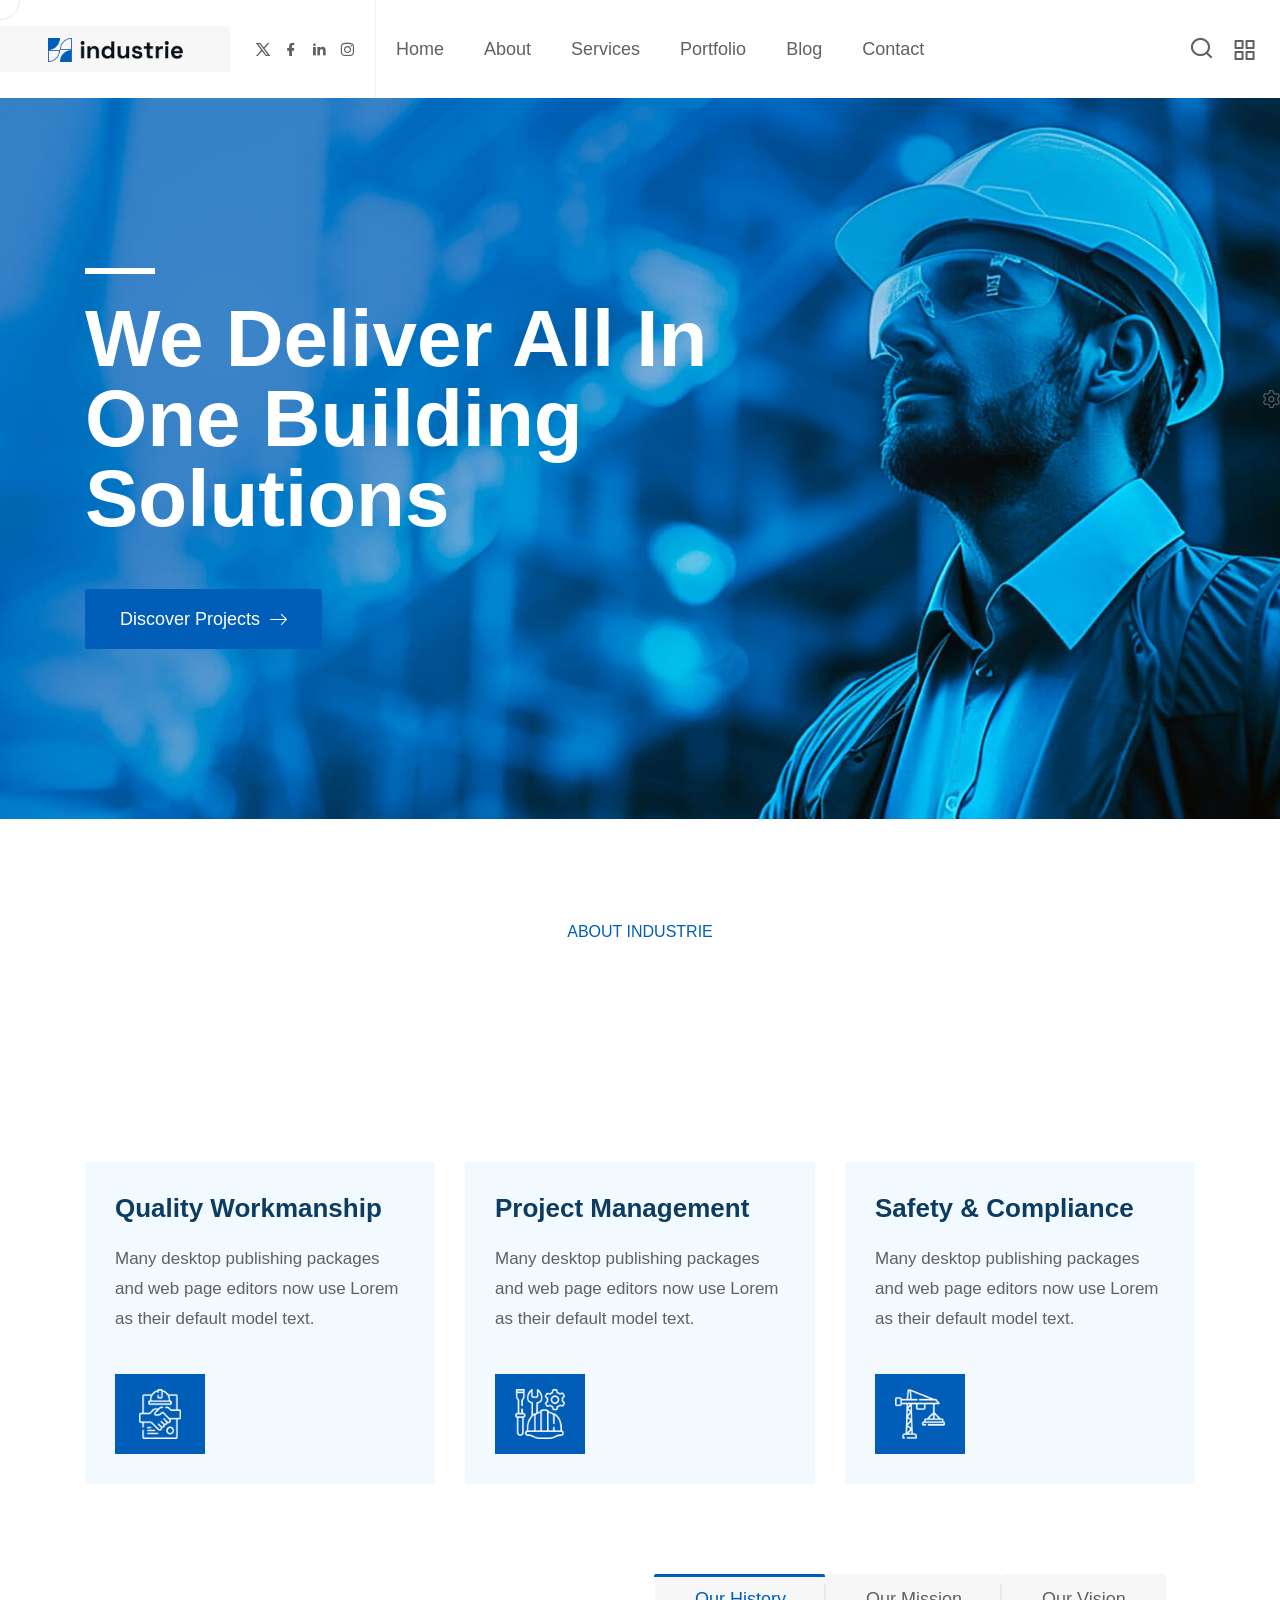
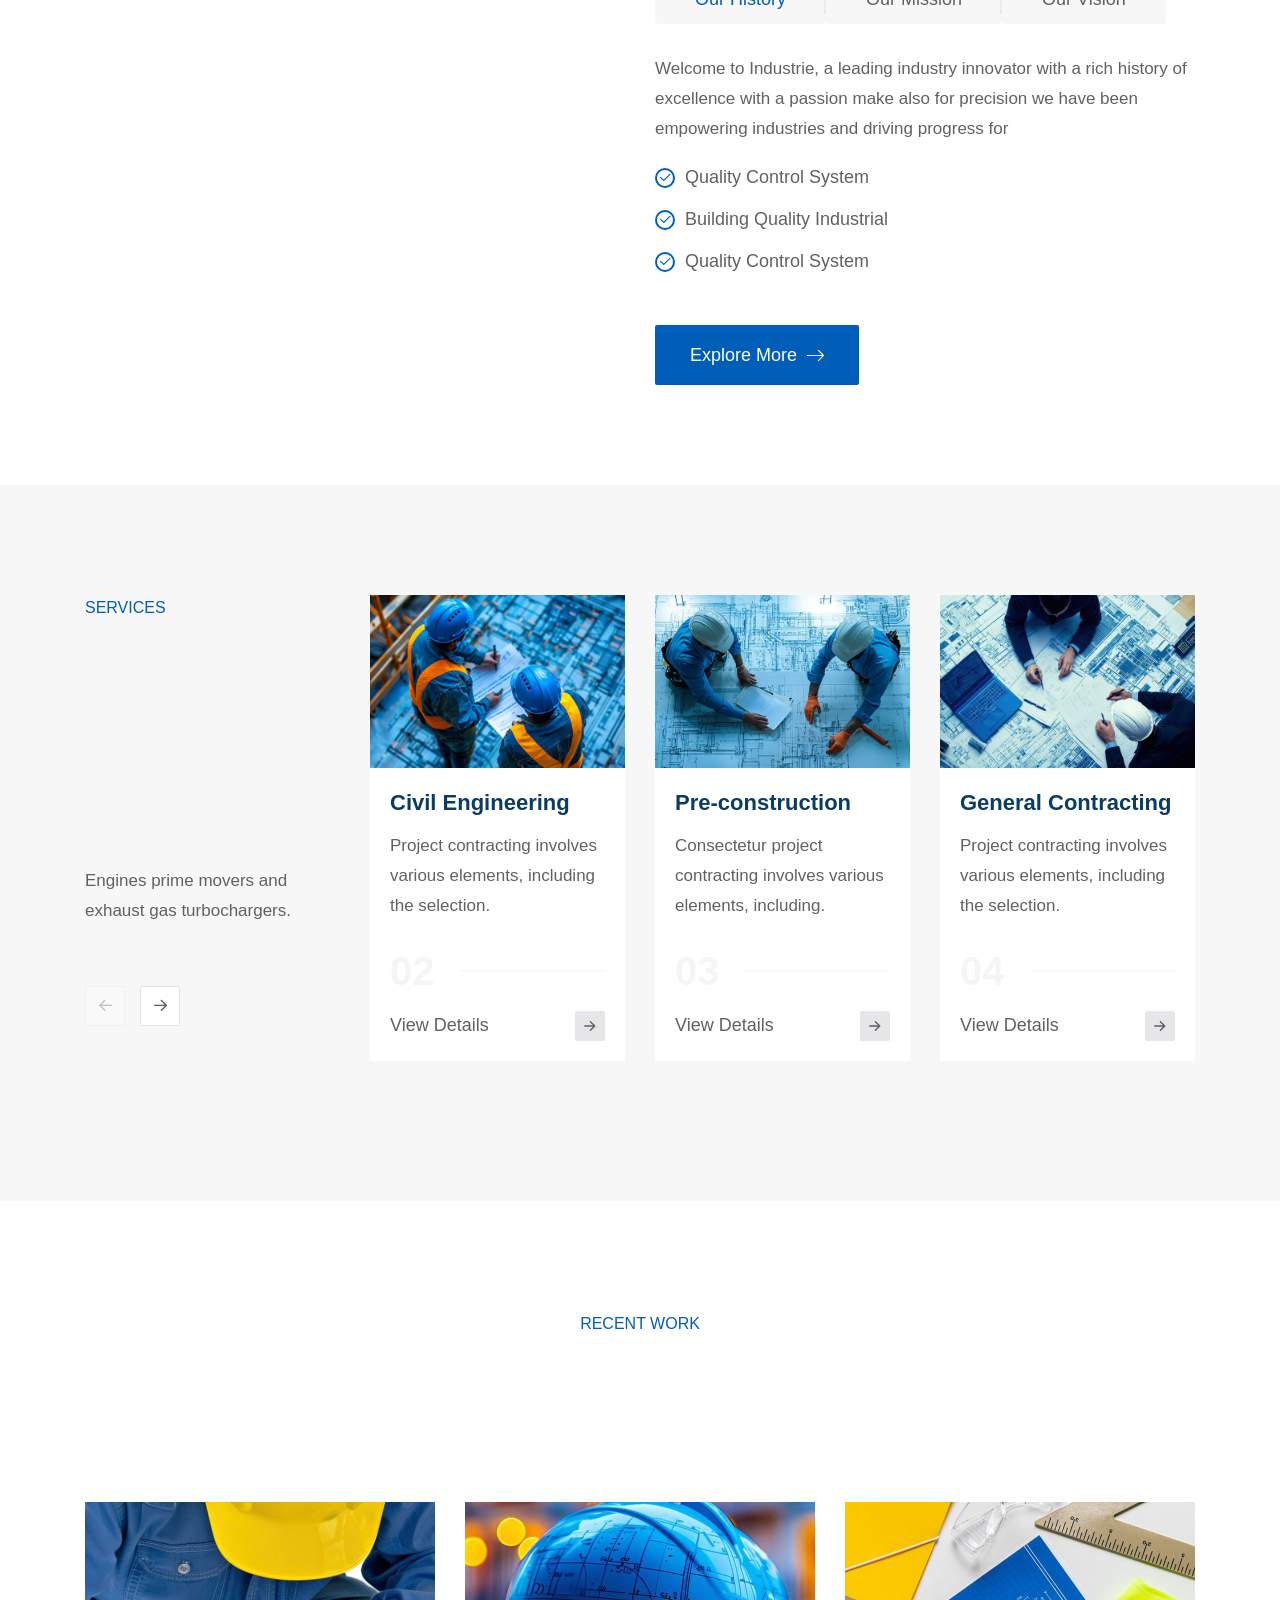
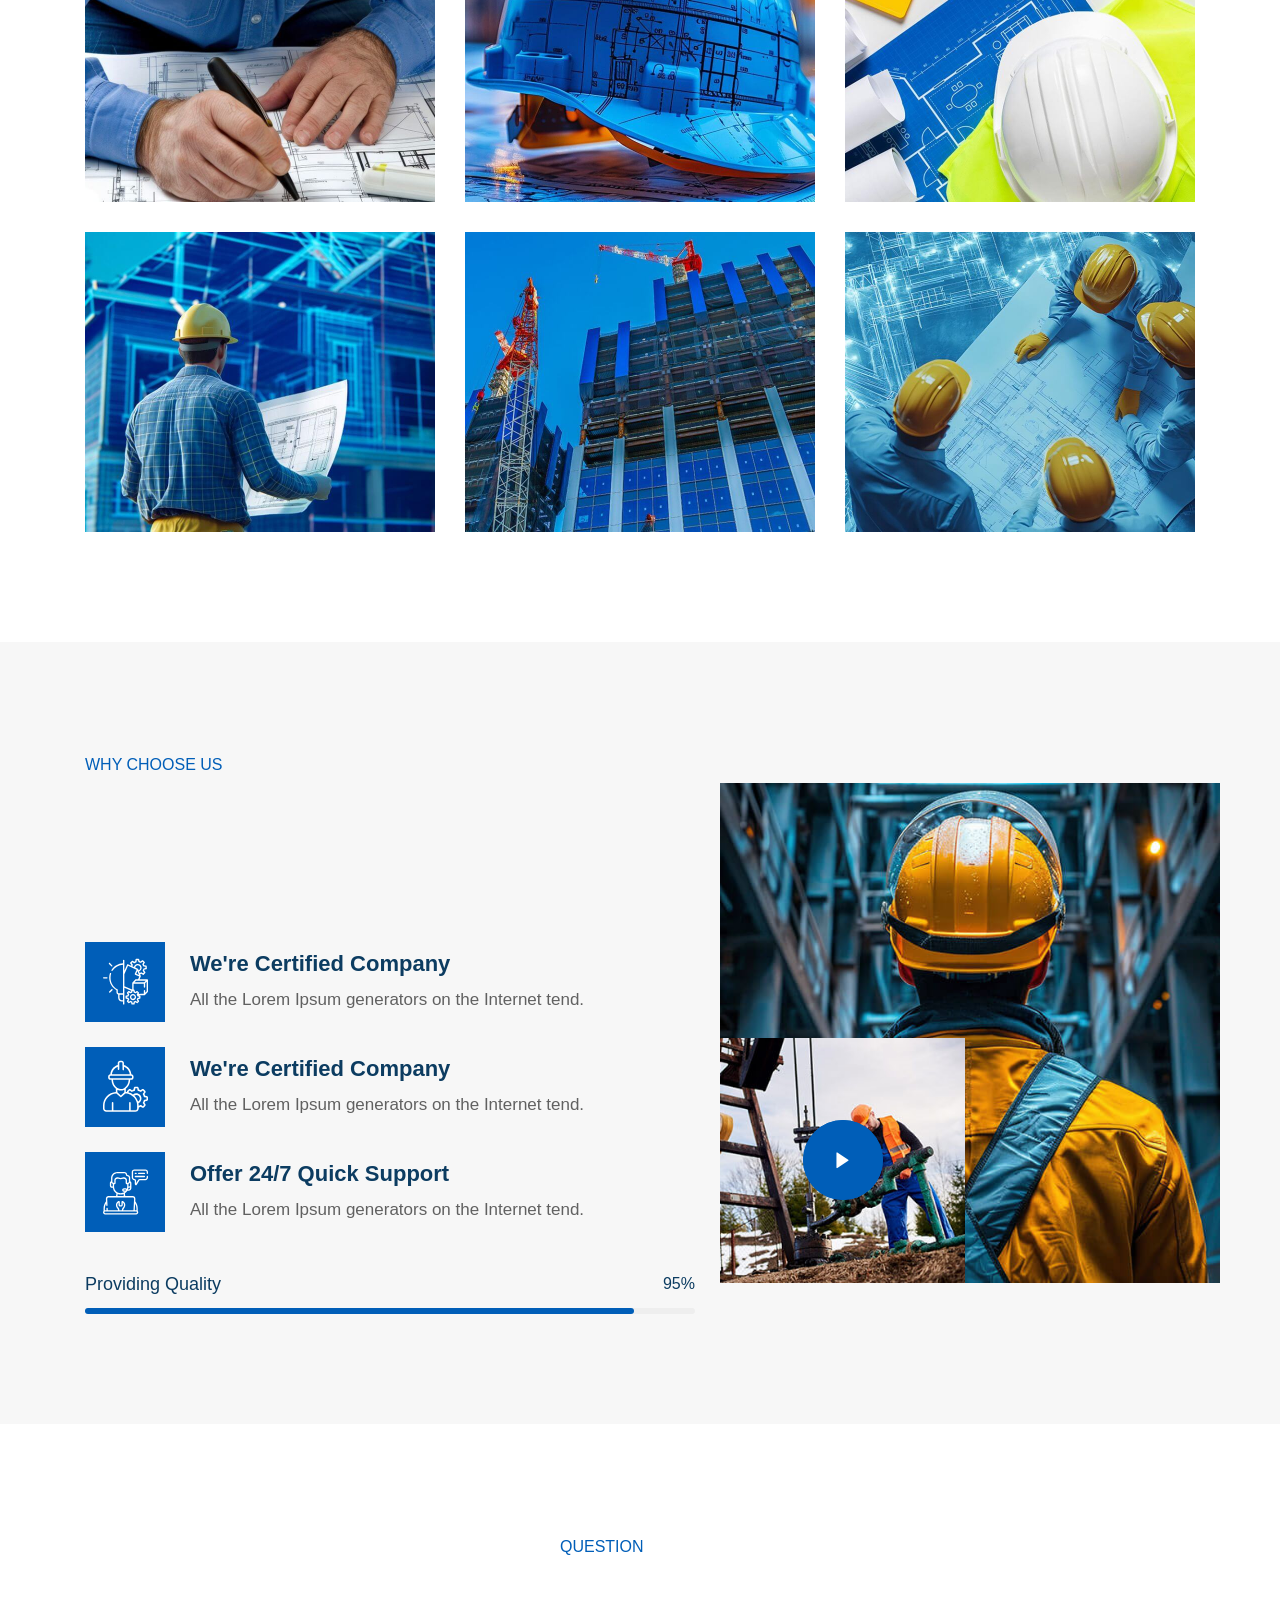
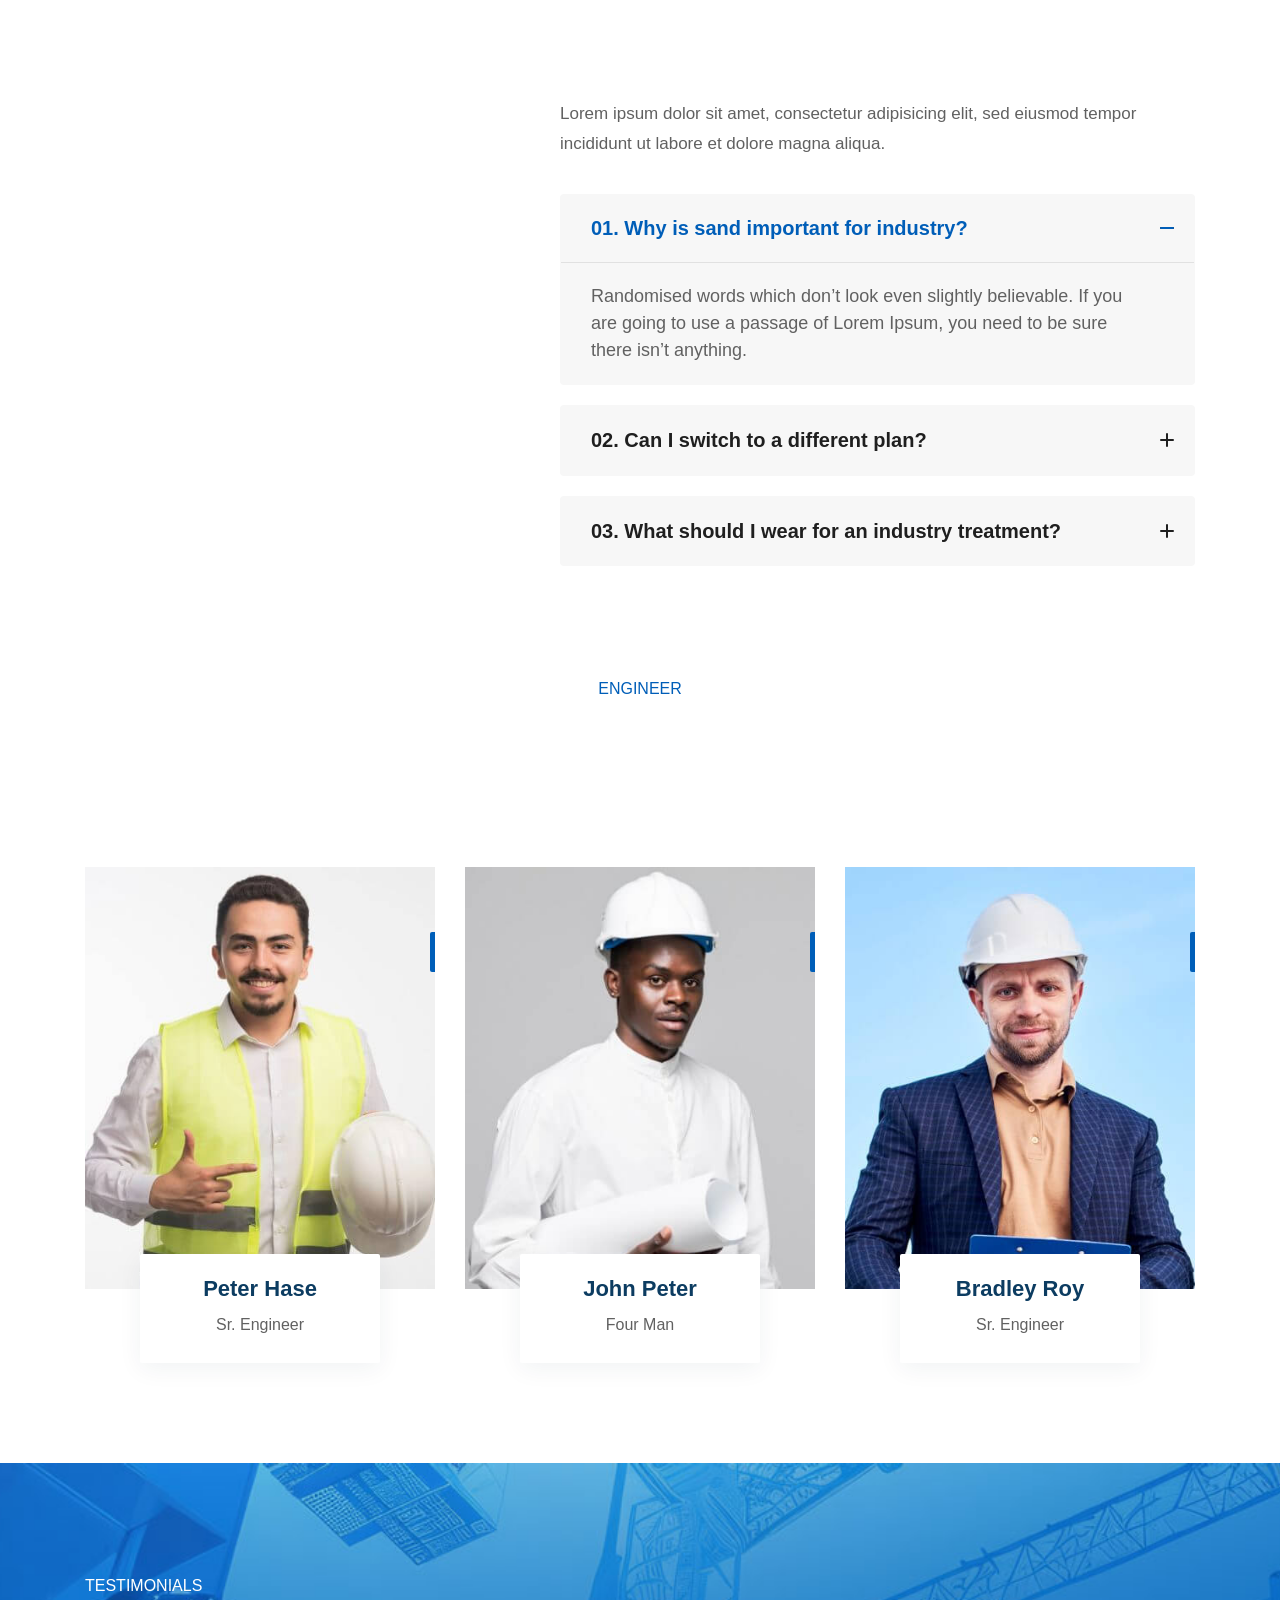
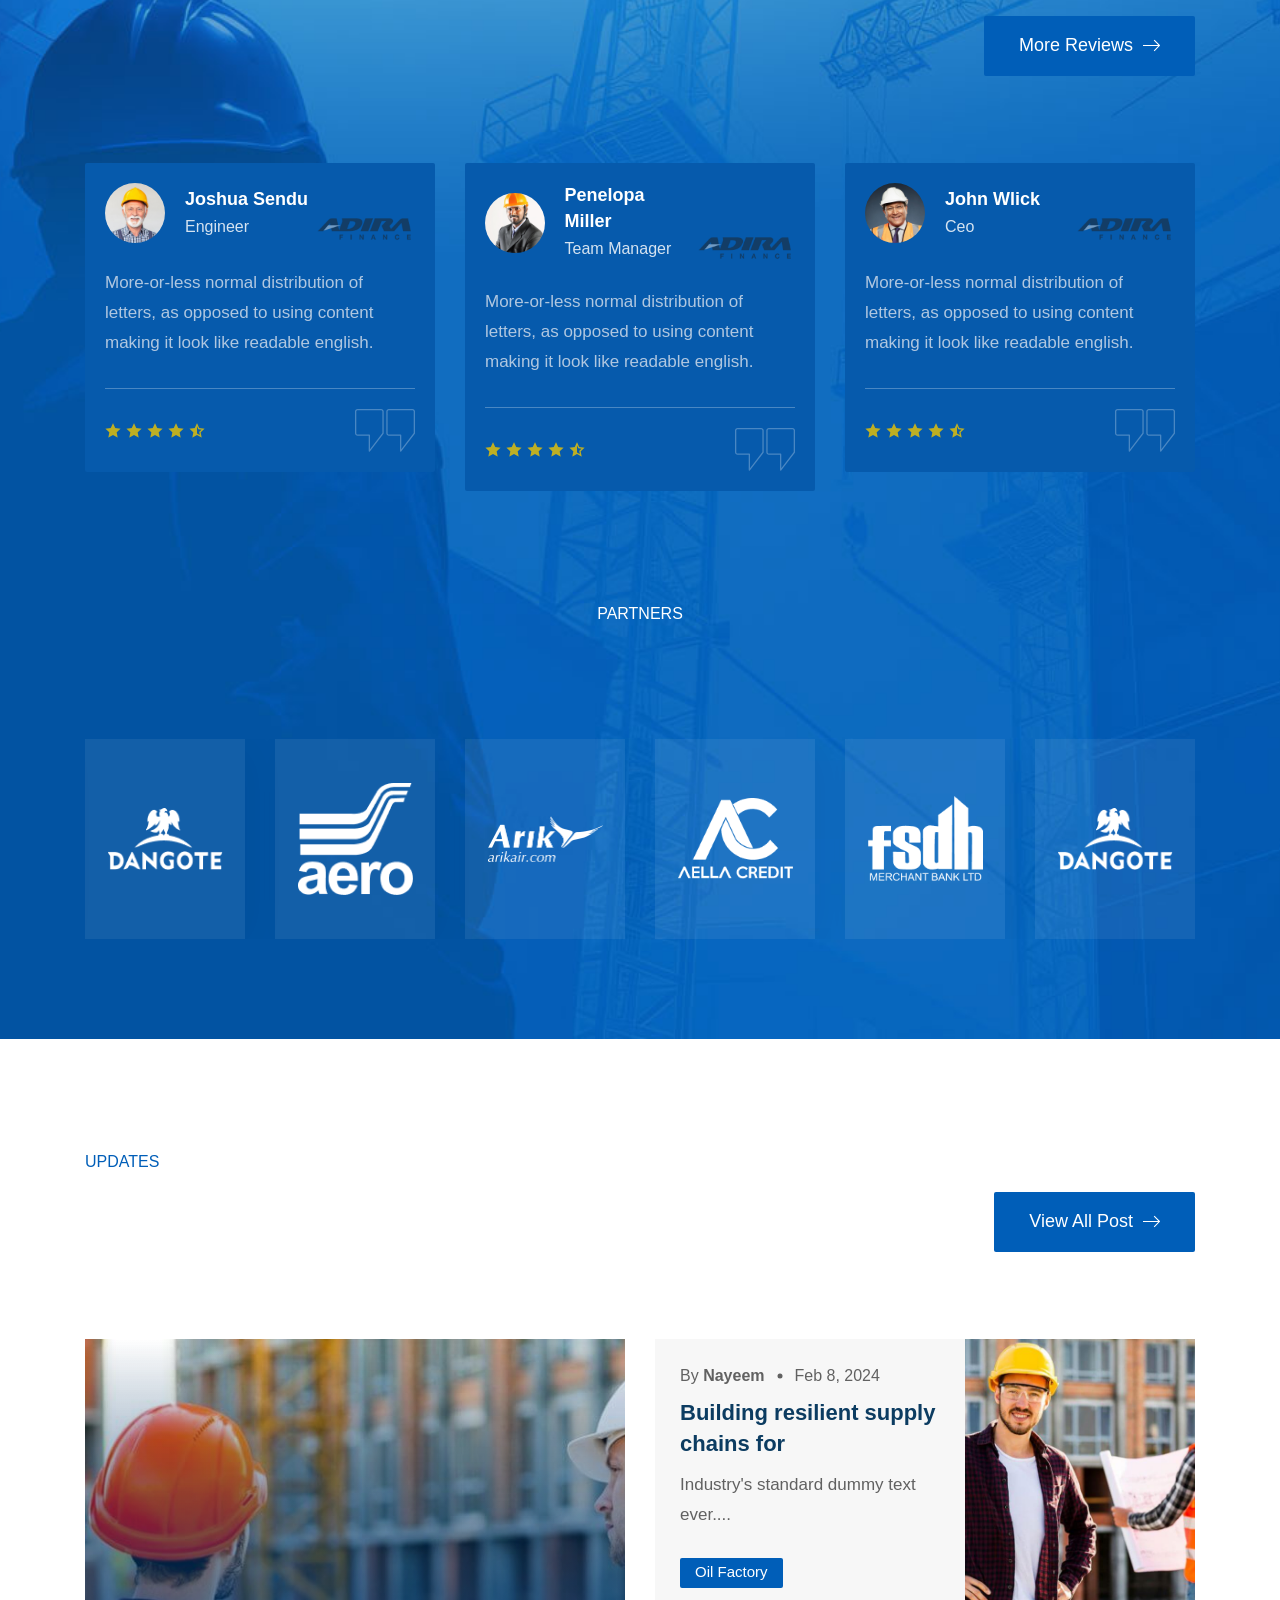
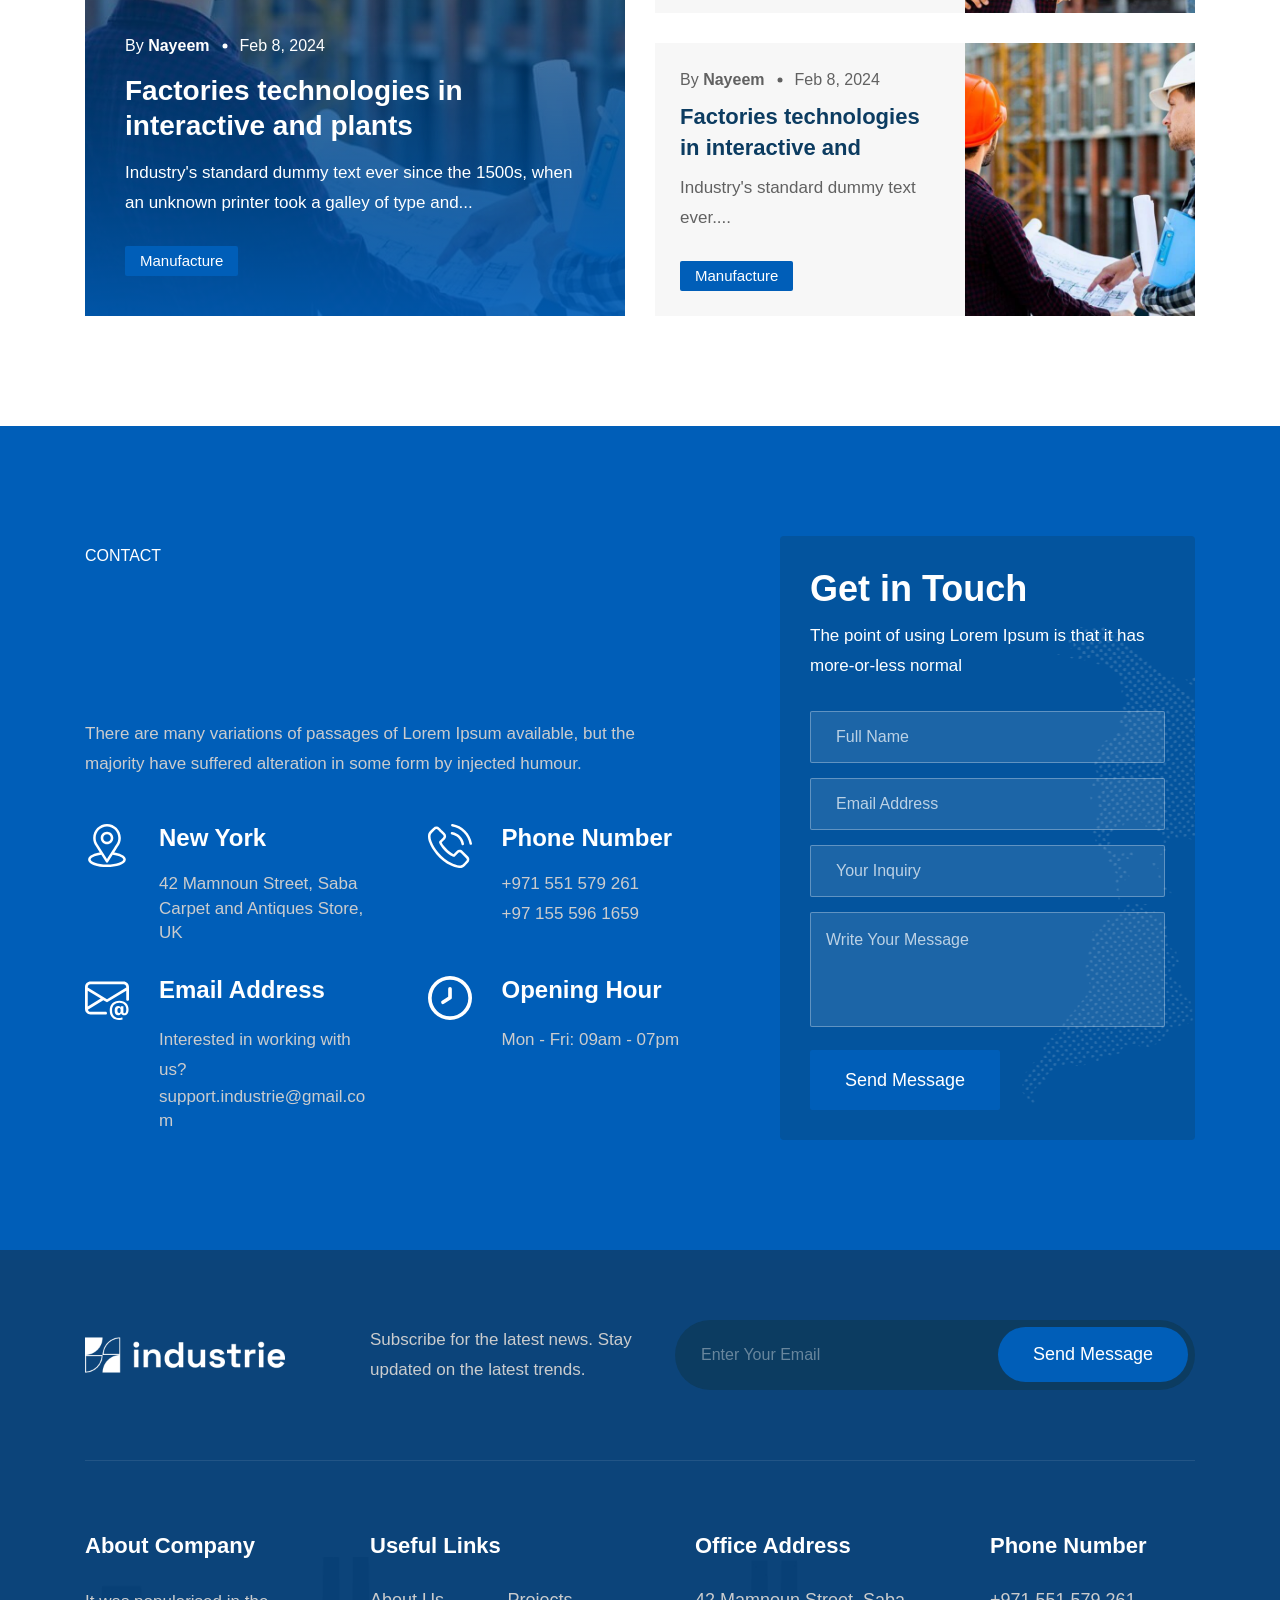
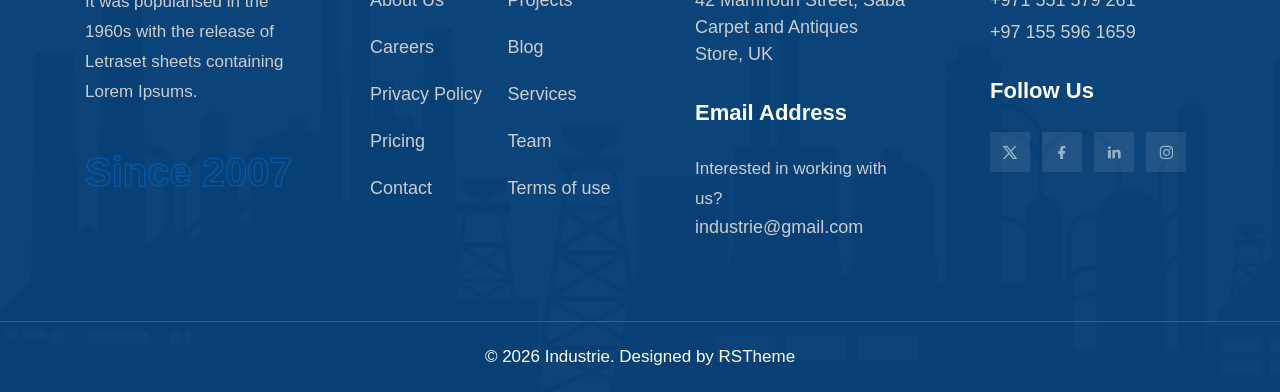
<file: blue-construction-one-page.html>
<!doctype html>
<html class="no-js" lang="zxx">

<!-- Mirrored from industrie.rstheme.com/html/blue-construction-one-page.html by HTTrack Website Copier/3.x [XR&CO'2014], Sat, 26 Apr 2025 08:27:23 GMT -->
<meta charset="utf-8">
<meta http-equiv="x-ua-compatible" content="ie=edge">
<title>Blue Construction One Page || HTML Template</title>
<meta name="description" content="">
<meta name="viewport" content="width=device-width, initial-scale=1">
<!-- Place favicon.ico in the root directory -->
<link rel="shortcut icon" type="image/x-icon" href="assets/images/favicon-blue.png">
<!-- CSS here -->
<link rel="stylesheet" href="assets/css/vendor/bootstrap.min.css">
<link rel="stylesheet" href="assets/css/vendor/animate.min.css">
<link rel="stylesheet" href="assets/css/plugins/swiper.min.css">
<link rel="stylesheet" href="assets/css/plugins/nice-select.css">
<link rel="stylesheet" href="assets/css/plugins/nouislider.min.css">
<link rel="stylesheet" href="assets/css/vendor/magnific-popup.css">
<link rel="stylesheet" href="assets/css/vendor/odometer.min.css">
<link rel="stylesheet" href="assets/css/vendor/fontawesome-pro.css">
<link rel="stylesheet" href="assets/css/vendor/spacing.css">
<link rel="stylesheet" href="assets/css/vendor/remixicon.css">
<link rel="stylesheet" href="assets/css/main.css">

<body class="rs-smoother-yes rtl">


    <!-- preloader start -->
    <div id="pre-load">
        <div id="loader" class="loader">
            <div class="loader-container has-theme-blue">
                <div class="loader-icon"><img src="assets/images/favicon-blue.png" alt=""></div>
            </div>
        </div>
    </div>
    <!-- preloader end -->

    <!-- preloader start -->

    <div id="rs-mouse">
        <div id="cursor-ball"></div>
    </div>

    <!-- preloader end -->

    <!-- Header area start -->
    <header>
        <div class="rs-header-area rs-header-one has-theme-blue" id="header-sticky">
            <div class="container-fluid g-0">
                <div class="rs-header-inner">
                    <div class="rs-header-left">
                        <div class="rs-header-logo-wrapper">
                            <div class="rs-header-logo">
                                <a href="index.html"><img src="assets/images/logo/logo-blue.png" alt="logo"></a>
                            </div>
                        </div>
                    </div>
                    <div class="rs-header-menu">
                        <div class="rs-theme-social has-transparent has-orange">
                            <a href="#"><i class="ri-twitter-x-line"></i></a>
                            <a href="#"><i class="ri-facebook-fill"></i></a>
                            <a href="#"><i class="ri-linkedin-fill"></i></a>
                            <a href="#"><i class="ri-instagram-line"></i></a>
                        </div>
                        <nav id="mobile-menu" class="main-menu">
                            <ul class="onepage-menu">
                                <li> <a href="#home">Home</a></li>
                                <li><a href="#homeabout">About</a></li>
                                <li> <a href="#homeservices">Services</a></li>
                                <li> <a href="#homeportfolio">Portfolio</a> </li>
                                <li><a href="#homeblog">Blog</a> </li>
                                <li><a href="#homecontact">Contact</a></li>
                            </ul>
                        </nav>
                    </div>
                    <div class="rs-header-right">
                        <!-- search area start -->
                        <div class="rs-header-search-wrapper">
                            <div class="rs-header-search-icon has-theme-blue">
                                <i class="ri-close-fill has-close"></i>
                                <i class="ri-search-line has-search"></i>
                            </div>
                            <form class="rs-header-search-inner rs-stickys-form">
                                <div class="rs-header-search">
                                    <input type="text" placeholder="Searching...">
                                    <button type="submit"><i class="ri-search-line"></i></button>
                                </div>
                            </form>
                        </div>
                        <!-- search area end -->
                        <div class="rs-header-btn">
                            <a class="rs-btn has-theme-blue has-icon has-bg" href="contact.html">Get In Touch
                                <span class="icon-box">
                                  <svg class="icon-first" xmlns="http://www.w3.org/2000/svg" viewBox="0 0 32 32">
                                      <path
                                          d="M31.71,15.29l-10-10L20.29,6.71,28.59,15H0v2H28.59l-8.29,8.29,1.41,1.41,10-10A1,1,0,0,0,31.71,15.29Z">
                                      </path>
                                  </svg>
                                  <svg class="icon-second" xmlns="http://www.w3.org/2000/svg" viewBox="0 0 32 32">
                                      <path
                                          d="M31.71,15.29l-10-10L20.29,6.71,28.59,15H0v2H28.59l-8.29,8.29,1.41,1.41,10-10A1,1,0,0,0,31.71,15.29Z">
                                      </path>
                                  </svg>
                              </span>
                            </a>
                        </div>
                        <div class="rs-header-hamburger has-theme-blue">
                            <div class="sidebar-toggle">
                                <a class="bar-icon" href="javascript:void(0)">
                                    <svg xmlns="http://www.w3.org/2000/svg" width="21" height="20" viewBox="0 0 21 20" fill="none">
                                        <path d="M8.55566 11H1.55566C1.29045 11 1.03609 11.1054 0.848557 11.2929C0.661021 11.4804 0.555664 11.7348 0.555664 12V19C0.555664 19.2652 0.661021 19.5196 0.848557 19.7071C1.03609 19.8946 1.29045 20 1.55566 20H8.55566C8.82088 20 9.07523 19.8946 9.26277 19.7071C9.45031 19.5196 9.55566 19.2652 9.55566 19V12C9.55566 11.7348 9.45031 11.4804 9.26277 11.2929C9.07523 11.1054 8.82088 11 8.55566 11ZM7.55566 18H2.55566V13H7.55566V18ZM19.5557 0H12.5557C12.2904 0 12.0361 0.105357 11.8486 0.292893C11.661 0.48043 11.5557 0.734784 11.5557 1V8C11.5557 8.26522 11.661 8.51957 11.8486 8.70711C12.0361 8.89464 12.2904 9 12.5557 9H19.5557C19.8209 9 20.0752 8.89464 20.2628 8.70711C20.4503 8.51957 20.5557 8.26522 20.5557 8V1C20.5557 0.734784 20.4503 0.48043 20.2628 0.292893C20.0752 0.105357 19.8209 0 19.5557 0ZM18.5557 7H13.5557V2H18.5557V7ZM19.5557 11H12.5557C12.2904 11 12.0361 11.1054 11.8486 11.2929C11.661 11.4804 11.5557 11.7348 11.5557 12V19C11.5557 19.2652 11.661 19.5196 11.8486 19.7071C12.0361 19.8946 12.2904 20 12.5557 20H19.5557C19.8209 20 20.0752 19.8946 20.2628 19.7071C20.4503 19.5196 20.5557 19.2652 20.5557 19V12C20.5557 11.7348 20.4503 11.4804 20.2628 11.2929C20.0752 11.1054 19.8209 11 19.5557 11ZM18.5557 18H13.5557V13H18.5557V18ZM8.55566 0H1.55566C1.29045 0 1.03609 0.105357 0.848557 0.292893C0.661021 0.48043 0.555664 0.734784 0.555664 1V8C0.555664 8.26522 0.661021 8.51957 0.848557 8.70711C1.03609 8.89464 1.29045 9 1.55566 9H8.55566C8.82088 9 9.07523 8.89464 9.26277 8.70711C9.45031 8.51957 9.55566 8.26522 9.55566 8V1C9.55566 0.734784 9.45031 0.48043 9.26277 0.292893C9.07523 0.105357 8.82088 0 8.55566 0ZM7.55566 7H2.55566V2H7.55566V7Z" fill="#616161"></path>
                                    </svg>
                                </a>
                            </div>
                        </div>
                    </div>
                </div>
            </div>
        </div>
    </header>
    <!-- Header area end -->

    <!-- Offcanvas area start -->
    <div class="fix">
        <div class="offcanvas-area has-theme-blue" data-lenis-prevent>
            <div class="offcanvas-wrapper">
                <div class="offcanvas-content">
                    <div class="offcanvas-top d-flex justify-content-between align-items-center mb-25">
                        <div class="offcanvas-logo">
                            <a href="index.html"><img src="assets/images/logo/logo-blue.png" alt="logo"></a>
                        </div>
                        <div class="offcanvas-close">
                            <button class="offcanvas-close-icon animation--flip">
                                <span class="offcanvas-m-lines">
                                <span class="offcanvas-m-line line--1"></span><span
                                    class="offcanvas-m-line line--2"></span><span
                                    class="offcanvas-m-line line--3"></span>
                                </span>
                            </button>
                        </div>
                    </div>
                    <div class="offcanvas-about mb-30 d-none d-sm-block">
                        <p> Industrie is a modern factory website. specifically designed for who need construction,
                            firms, oil, architecture and any other small business.
                        </p>
                    </div>
                    <div class="offcanvas-gallery d-none d-sm-block">
                        <div class="offcanvas-gallery-thumb-wrapper">
                            <div class="offcanvas-popup-thumb">
                                <a class="popup-image" href="assets/images/gallery/gallery-thumb-01.png">
                                    <img src="assets/images/gallery/gallery-thumb-01.png" alt="image">
                                </a>
                            </div>
                            <div class="offcanvas-popup-thumb">
                                <a class="popup-image" href="assets/images/gallery/gallery-thumb-02.png">
                                    <img src="assets/images/gallery/gallery-thumb-02.png" alt="image">
                                </a>
                            </div>
                            <div class="offcanvas-popup-thumb">
                                <a class="popup-image" href="assets/images/gallery/gallery-thumb-03.png">
                                    <img src="assets/images/gallery/gallery-thumb-03.png" alt="image">
                                </a>
                            </div>
                            <div class="offcanvas-popup-thumb">
                                <a class="popup-image" href="assets/images/gallery/gallery-thumb-04.png">
                                    <img src="assets/images/gallery/gallery-thumb-04.png" alt="image">
                                </a>
                            </div>
                            <div class="offcanvas-popup-thumb">
                                <a class="popup-image" href="assets/images/gallery/gallery-thumb-05.png">
                                    <img src="assets/images/gallery/gallery-thumb-05.png" alt="image">
                                </a>
                            </div>
                            <div class="offcanvas-popup-thumb">
                                <a class="popup-image" href="assets/images/gallery/gallery-thumb-01.png">
                                    <img src="assets/images/gallery/gallery-thumb-01.png" alt="image">
                                </a>
                            </div>
                        </div>
                    </div>
                    <div class="mobile-menu">
                        <div class="rs-offcanvas-menu mb-25">
                            <nav></nav>
                        </div>
                    </div>
                    <div class="offcanvas-contact mb-30">
                        <h4 class="offcanvas-title-meta">Contact Info</h4>
                        <ul>
                            <li class="d-flex align-items-center gap-15">
                                <div class="offcanvas-contact-icon">
                                    <svg xmlns="http://www.w3.org/2000/svg" width="14" height="18" viewBox="0 0 14 18" fill="none">
                                        <path d="M11.8768 9.68475C11.3059 10.835 10.5331 11.9818 9.74128 13.0109C8.95198 14.0368 8.15999 14.9249 7.5643 15.5572C7.48514 15.6412 7.40956 15.7206 7.33802 15.7951C7.26648 15.7206 7.1909 15.6412 7.11174 15.5572C6.51605 14.9249 5.72406 14.0368 4.93476 13.0109C4.14299 11.9818 3.37019 10.835 2.79925 9.68475C2.22242 8.52266 1.89032 7.43373 1.89032 6.5C1.89032 3.50846 4.32934 1.08333 7.33802 1.08333C10.3467 1.08333 12.7857 3.50846 12.7857 6.5C12.7857 7.43373 12.4536 8.52266 11.8768 9.68475ZM7.33802 17.3333C7.33802 17.3333 13.8753 11.1732 13.8753 6.5C13.8753 2.91015 10.9484 0 7.33802 0C3.7276 0 0.800781 2.91015 0.800781 6.5C0.800781 11.1732 7.33802 17.3333 7.33802 17.3333Z" fill="#6D6D6D"></path>
                                        <path d="M7.33802 8.66667C6.13455 8.66667 5.15894 7.69662 5.15894 6.5C5.15894 5.30338 6.13455 4.33333 7.33802 4.33333C8.54149 4.33333 9.5171 5.30338 9.5171 6.5C9.5171 7.69662 8.54149 8.66667 7.33802 8.66667ZM7.33802 9.75C9.14323 9.75 10.6066 8.29492 10.6066 6.5C10.6066 4.70507 9.14323 3.25 7.33802 3.25C5.53281 3.25 4.0694 4.70507 4.0694 6.5C4.0694 8.29492 5.53281 9.75 7.33802 9.75Z" fill="#6D6D6D"></path>
                                    </svg>
                                </div>
                                <div class="offcanvas-contact-text">
                                    <a href="#"> 2096 New Market, New Road <br>
                                    North Carolina, USA </a>
                                </div>
                            </li>
                            <li class="d-flex align-items-center gap-15">
                                <div class="offcanvas-contact-icon">
                                    <svg xmlns="http://www.w3.org/2000/svg" width="16" height="16" viewBox="0 0 16 16" fill="none">
                                        <path d="M3.65387 1.32849C3.40343 1.00649 2.92745 0.976861 2.639 1.26531L1.60508 2.29923C1.1216 2.78271 0.94387 3.46766 1.1551 4.06847C2.00338 6.48124 3.39215 8.74671 5.32272 10.6773C7.25329 12.6078 9.51876 13.9966 11.9315 14.8449C12.5323 15.0561 13.2173 14.8784 13.7008 14.3949L14.7347 13.361C15.0231 13.0726 14.9935 12.5966 14.6715 12.3461L12.3653 10.5524C12.2008 10.4245 11.9866 10.3793 11.7845 10.4298L9.59541 10.9771C9.00082 11.1257 8.37183 10.9515 7.93845 10.5181L5.48187 8.06155C5.04849 7.62817 4.87427 6.99919 5.02292 6.40459L5.57019 4.21553C5.62073 4.01336 5.57552 3.79918 5.44758 3.63468L3.65387 1.32849ZM1.88477 0.511076C2.62689 -0.231039 3.8515 -0.154797 4.49583 0.673634L6.28954 2.97983C6.6187 3.40304 6.73502 3.95409 6.60498 4.47423L6.05772 6.66329C5.99994 6.8944 6.06766 7.13888 6.2361 7.30732L8.69268 9.7639C8.86113 9.93235 9.1056 10.0001 9.33671 9.94229L11.5258 9.39502C12.0459 9.26499 12.597 9.3813 13.0202 9.71047L15.3264 11.5042C16.1548 12.1485 16.231 13.3731 15.4889 14.1152L14.455 15.1492C13.7153 15.8889 12.6089 16.2137 11.5778 15.8512C9.01754 14.9511 6.61438 13.4774 4.56849 11.4315C2.5226 9.38562 1.04895 6.98246 0.148838 4.42225C-0.213682 3.39112 0.11113 2.28472 0.85085 1.545L1.88477 0.511076Z" fill="#6D6D6D"></path>
                                        <path d="M11 0.5C11 0.223858 11.2239 0 11.5 0H15.5C15.7761 0 16 0.223858 16 0.5V4.5C16 4.77614 15.7761 5 15.5 5C15.2239 5 15 4.77614 15 4.5V1.70711L10.8536 5.85355C10.6583 6.04882 10.3417 6.04882 10.1464 5.85355C9.95118 5.65829 9.95118 5.34171 10.1464 5.14645L14.2929 1H11.5C11.2239 1 11 0.776142 11 0.5Z" fill="#6D6D6D"></path>
                                    </svg>
                                </div>
                                <div class="offcanvas-contact-text">
                                    <a href="tel:+12346691234"> +123-4669-1234 </a>
                                </div>
                            </li>
                            <li class="d-flex align-items-center gap-15">
                                <div class="offcanvas-contact-icon">
                                    <svg xmlns="http://www.w3.org/2000/svg" width="16" height="16" viewBox="0 0 16 16" fill="none">
                                        <path d="M2 2C0.895431 2 0 2.89543 0 4V12L2.58386e-05 12.0103C0.00555998 13.1101 0.898859 14 2 14H7.5C7.77614 14 8 13.7761 8 13.5C8 13.2239 7.77614 13 7.5 13H2C1.53715 13 1.14774 12.6855 1.03376 12.2586L6.67417 8.7876L8 9.5831L15 5.3831V8.5C15 8.77614 15.2239 9 15.5 9C15.7761 9 16 8.77614 16 8.5V4C16 2.89543 15.1046 2 14 2H2ZM5.70808 8.20794L1 11.1052V5.3831L5.70808 8.20794ZM1 4.2169V4C1 3.44772 1.44772 3 2 3H14C14.5523 3 15 3.44772 15 4V4.2169L8 8.4169L1 4.2169Z" fill="#6D6D6D"></path>
                                        <path d="M14.2467 14.2686C15.2567 14.2686 15.8339 13.4116 15.8339 12.2442V12.0344C15.8339 10.4297 14.6402 9 12.5197 9H12.4847C10.421 9 9 10.3598 9 12.4322V12.6465C9 14.8195 10.4385 16 12.3579 16H12.4016C12.9963 16 13.4204 15.9257 13.639 15.8251V15.0949C13.3941 15.2042 12.9656 15.2742 12.4585 15.2742H12.4147C11.0812 15.2742 9.84385 14.4872 9.84385 12.6202V12.4628C9.84385 10.8057 10.9019 9.73891 12.4847 9.73891H12.524C14.0587 9.73891 15.0075 10.7883 15.0075 12.065V12.183C15.0075 13.158 14.6839 13.5734 14.3691 13.5734C14.1374 13.5734 13.9582 13.4247 13.9582 13.1537V10.9631H13.0531V11.5315H13.0225C12.9394 11.2342 12.6552 10.9019 12.0693 10.9019C11.2911 10.9019 10.8101 11.4572 10.8101 12.3011V12.8301C10.8101 13.722 11.2998 14.2642 12.0693 14.2642C12.5415 14.2642 12.9656 14.0369 13.0837 13.6215H13.1274C13.2455 14.0412 13.7439 14.2686 14.2467 14.2686ZM11.7939 12.6814V12.4541C11.7939 11.9076 12.0212 11.6627 12.3666 11.6627C12.664 11.6627 12.9394 11.8551 12.9394 12.371V12.7383C12.9394 13.3111 12.6858 13.4816 12.3754 13.4816C12.0212 13.4816 11.7939 13.2673 11.7939 12.6814Z" fill="#6D6D6D"></path>
                                    </svg>
                                </div>
                                <div class="offcanvas-contact-text">
                                    <a href="mailto:info@gmail.com">info@gmail.com</a>
                                </div>
                            </li>
                        </ul>
                    </div>
                    <div class="offcanvas-social">
                        <h4 class="offcanvas-title-meta">Subscribe & Follow</h4>
                        <ul>
                            <li><a href="#"><i class="fab fa-facebook-f"></i></a></li>
                            <li><a href="#"><i class="fab fa-twitter"></i></a></li>
                            <li><a href="#"><i class="fab fa-youtube"></i></a></li>
                            <li><a href="#"><i class="fab fa-linkedin"></i></a></li>
                        </ul>
                    </div>
                </div>
            </div>
        </div>
    </div>
    <div class="offcanvas-overlay"></div>
    <div class="offcanvas-overlay-white"></div>
    <!-- Offcanvas area start -->

    <!-- Body main wrapper start -->
    <main>

        <!-- banner area start -->
        <section id="home" class="rs-banner-area rs-banner-three p-relative">
            <div class="rs-banner-bg-thumb" data-background="assets/images/bg/banner-bg-04.png">
            </div>
            <div class="container">
                <div class="row">
                    <div class="col-xl-8 col-lg-8 col-md-10">
                        <div class="rs-banner-wrapper">
                            <div class="rs-banner-content">
                                <div class="rs-banner-border"></div>
                                <h1 class="rs-banner-title wow fadeInUp" data-wow-delay=".3s" data-wow-duration=".7s">We deliver All In One building solutions </h1>
                                <div class="rs-banner-btn wow fadeInUp" data-wow-delay=".5s" data-wow-duration=".9s">
                                    <a class="rs-btn has-theme-blue has-bg has-icon" href="contact.html">Discover Projects
                                        <span class="icon-box">
                                 <svg class="icon-first" xmlns="http://www.w3.org/2000/svg" viewBox="0 0 32 32">
                                    <path
                                       d="M31.71,15.29l-10-10L20.29,6.71,28.59,15H0v2H28.59l-8.29,8.29,1.41,1.41,10-10A1,1,0,0,0,31.71,15.29Z">
                                    </path>
                                 </svg>
                                 <svg class="icon-second" xmlns="http://www.w3.org/2000/svg" viewBox="0 0 32 32">
                                    <path
                                       d="M31.71,15.29l-10-10L20.29,6.71,28.59,15H0v2H28.59l-8.29,8.29,1.41,1.41,10-10A1,1,0,0,0,31.71,15.29Z">
                                    </path>
                                 </svg>
                              </span>
                                    </a>
                                </div>
                            </div>
                        </div>
                    </div>
                </div>
            </div>
        </section>
        <!-- banner area end -->

        <!-- feature area start -->
        <section class="rs-feature-area section-space-top rs-feature-two">
            <div class="container">
                <div class="row justify-content-center">
                    <div class="col-xl-8 col-lg-9 col-md-10">
                        <div class="rs-section-title-wrapper text-center section-title-space">
                            <span class="rs-section-subtitle has-theme-blue">
                        About Industrie
                     </span>
                            <h2 class="rs-section-title has-theme-blue rs-split-text-enable split-in-fade">Welcome to
                                industrie, a leading instruction company with a rich history of excellence</h2>
                        </div>
                    </div>
                </div>
                <div class="row g-5">
                    <div class="col-xl-4 col-lg-4 col-md-6">
                        <div class="rs-feature-item wow fadeInUp" data-wow-delay=".3s" data-wow-duration="1s">
                            <h3 class="rs-feature-title">Quality Workmanship </h3>
                            <div class="rs-feature-descrip">
                                <p>Many desktop publishing packages and web page editors now use Lorem as their default model
                                    text.</p>
                            </div>
                            <div class="rs-feature-icon">
                                <img src="assets/images/icon/feature-icon-01.png" alt="image">
                            </div>
                        </div>
                    </div>
                    <div class="col-xl-4 col-lg-4 col-md-6">
                        <div class="rs-feature-item wow fadeInUp" data-wow-delay=".5s" data-wow-duration="1s">
                            <h3 class="rs-feature-title">Project Management</h3>
                            <div class="rs-feature-descrip">
                                <p>Many desktop publishing packages and web page editors now use Lorem as their default model
                                    text.</p>
                            </div>
                            <div class="rs-feature-icon">
                                <img src="assets/images/icon/feature-icon-02.png" alt="image">
                            </div>
                        </div>
                    </div>
                    <div class="col-xl-4 col-lg-4 col-md-6">
                        <div class="rs-feature-item wow fadeInUp" data-wow-delay=".7s" data-wow-duration="1s">
                            <h3 class="rs-feature-title">Safety & Compliance </h3>
                            <div class="rs-feature-descrip">
                                <p>Many desktop publishing packages and web page editors now use Lorem as their default model
                                    text.</p>
                            </div>
                            <div class="rs-feature-icon">
                                <img src="assets/images/icon/feature-icon-03.png" alt="image">
                            </div>
                        </div>
                    </div>
                </div>
            </div>
        </section>
        <!-- feature area end -->

        <!-- about area start -->
        <div id="homeabout" class="rs-about-area rs-about rs-about-three section-space-bottom">
            <div class="container">
                <div class="row align-items-xl-center g-5">
                    <div class="col-xl-6 col-lg-5">
                        <div class="rs-about-thumb rs-image scroll_reveal reveal_left reveal-active">
                            <img decoding="async" src="assets/images/about/about-thumb-03.png" alt="image">
                        </div>
                    </div>
                    <div class="col-xl-6 col-lg-7">
                        <div class="rs-about-content-wrapper">
                            <div class="rs-about-tab">
                                <ul class="nav nav-pills" id="pills-tab" role="tablist">
                                    <li class="nav-item" role="presentation">
                                        <button class="nav-link active" id="pills-item-one-tab" data-bs-toggle="pill" data-bs-target="#pills-item-one" type="button" role="tab" aria-controls="pills-item-one" aria-selected="true">
                                            Our History
                                        </button>
                                    </li>
                                    <li class="nav-item" role="presentation">
                                        <button class="nav-link" id="pills-item-two-tab" data-bs-toggle="pill" data-bs-target="#pills-item-two" type="button" role="tab" aria-controls="pills-item-two" aria-selected="false"> Our Mission
                                        </button>
                                    </li>
                                    <li class="nav-item" role="presentation">
                                        <button class="nav-link" id="pills-item-three-tab" data-bs-toggle="pill" data-bs-target="#pills-item-three" type="button" role="tab" aria-controls="pills-item-three" aria-selected="false">
                                            Our Vision
                                        </button>
                                    </li>
                                </ul>
                            </div>
                            <div class="rs-aobut-tab-content-wrapper">
                                <div class="tab-content rs-about-tab-anim" id="pills-tabContent">
                                    <div class="tab-pane fade show active" id="pills-item-one" role="tabpanel" aria-labelledby="pills-item-one-tab" tabindex="0">
                                        <div class="rs-about-tab-content">
                                            <p>Welcome to Industrie, a leading industry innovator with a rich history of
                                                excellence
                                                with a passion make also for precision we have been empowering industries and
                                                driving progress for</p>
                                            <div class="rs-about-feature-list">
                                                <div class="rs-list-item">
                                                    <ul>
                                                        <li>
                                                            <i class="fa-regular fa-check"></i>
                                                            Quality Control System
                                                        </li>
                                                        <li>
                                                            <i class="fa-regular fa-check"></i>
                                                            Building Quality Industrial
                                                        </li>
                                                        <li>
                                                            <i class="fa-regular fa-check"></i>
                                                            Quality Control System
                                                        </li>
                                                    </ul>
                                                </div>
                                            </div>
                                        </div>
                                    </div>
                                    <div class="tab-pane fade" id="pills-item-two" role="tabpanel" aria-labelledby="pills-item-two-tab" tabindex="0">
                                        <div class="rs-about-tab-content">
                                            <p>Welcome to Industrie, a leading industry innovator with a rich history of
                                                excellence
                                                with a passion make also for precision we have been empowering industries and
                                                driving progress for</p>
                                            <div class="rs-about-feature-list">
                                                <div class="rs-list-item">
                                                    <ul>
                                                        <li>
                                                            <i class="fa-regular fa-check"></i>
                                                            Quality Control System
                                                        </li>
                                                        <li>
                                                            <i class="fa-regular fa-check"></i>
                                                            Building Quality Industrial
                                                        </li>
                                                        <li>
                                                            <i class="fa-regular fa-check"></i>
                                                            Quality Control System
                                                        </li>
                                                    </ul>
                                                </div>
                                            </div>
                                        </div>
                                    </div>
                                    <div class="tab-pane fade" id="pills-item-three" role="tabpanel" aria-labelledby="pills-item-three-tab" tabindex="0">
                                        <div class="rs-about-tab-content">
                                            <p>Welcome to Industrie, a leading industry innovator with a rich history of
                                                excellence
                                                with a passion make also for precision we have been empowering industries and
                                                driving progress for</p>
                                            <div class="rs-about-feature-list">
                                                <div class="rs-list-item">
                                                    <ul>
                                                        <li>
                                                            <i class="fa-regular fa-check"></i>
                                                            Quality Control System
                                                        </li>
                                                        <li>
                                                            <i class="fa-regular fa-check"></i>
                                                            Building Quality Industrial
                                                        </li>
                                                        <li>
                                                            <i class="fa-regular fa-check"></i>
                                                            Quality Control System
                                                        </li>
                                                    </ul>
                                                </div>
                                            </div>
                                        </div>
                                    </div>
                                </div>
                            </div>
                            <div class="rs-about-btn">
                                <a class="rs-btn has-theme-blue has-icon has-bg" href="about.html">Explore More
                                    <span class="icon-box">
                              <svg class="icon-first" xmlns="http://www.w3.org/2000/svg" viewBox="0 0 32 32">
                                 <path
                                    d="M31.71,15.29l-10-10L20.29,6.71,28.59,15H0v2H28.59l-8.29,8.29,1.41,1.41,10-10A1,1,0,0,0,31.71,15.29Z">
                                 </path>
                              </svg>
                              <svg class="icon-second" xmlns="http://www.w3.org/2000/svg" viewBox="0 0 32 32">
                                 <path
                                    d="M31.71,15.29l-10-10L20.29,6.71,28.59,15H0v2H28.59l-8.29,8.29,1.41,1.41,10-10A1,1,0,0,0,31.71,15.29Z">
                                 </path>
                              </svg>
                           </span>
                                </a>
                            </div>
                        </div>
                    </div>
                </div>
            </div>
        </div>
        <!-- about area start -->

        <!-- services area start -->
        <section id="homeservices" class="rs-services-area rs-services-three section-space primary-bg rs-swiper has-theme-blue">
            <div class="container">
                <div class="row g-5">
                    <div class="col-xl-3 col-lg-3">
                        <div class="rs-services-content-wrapper">
                            <div class="rs-section-title-wrapper">
                                <span class="rs-section-subtitle has-theme-blue justify-content-start">
                           Services
                        </span>
                                <h2 class="rs-section-title has-theme-blue rs-split-text-enable split-in-fade">Providing
                                    solutions of every
                                    kind</h2>
                                <p class="descrip">Engines prime movers and exhaust gas turbochargers. </p>
                                <!-- If we need navigation buttons -->
                                <div class=" rs-services-navigation">
                                    <button class="swiper-button-prev rs-swiper-btn has-bg-white has-small hover-blue"><i
                                 class="fa-regular fa-arrow-left"></i></button>
                                    <button class="swiper-button-next rs-swiper-btn has-bg-white has-small hover-blue"><i
                                 class="fa-regular fa-arrow-right"></i></button>
                                </div>
                            </div>
                        </div>
                    </div>
                    <div class="col-xl-9 col-lg-9">
                        <div class="rs-services-slide-wrapper process-counts">
                            <div class="swiper" data-clone-slides="false" data-loop="false" data-speed="1500" data-autoplay="true" data-dots-dynamic="false" data-hover-pause="true" data-effect="false" data-delay="2500" data-item="3" data-item-xl="2" data-item-lg="2" data-item-md="2" data-item-sm="1" data-item-xs="1" data-item-mobile="1" data-margin="30" data-margin-xl="30">
                                <div class="swiper-wrapper">
                                    <div class="swiper-slide">
                                        <div class="rs-services-item">
                                            <div class="rs-services-thumb">
                                                <a href="services-details.html"> <img src="assets/images/services/services-thumb-10.png" alt="image"></a>
                                            </div>
                                            <div class="rs-services-content">
                                                <h5 class="rs-services-title"><a href="services-details.html"> Architecure
                                                        Services</a></h5>
                                                <p class="descrip">Consectetur project contracting involves various elements,
                                                    including.</p>
                                                <div class="rs-services-number"></div>
                                                <div class="rs-services-btn-wrapper">
                                                    <div class="rs-services-text-btn underline has-theme-blue">
                                                        <a class="rs-text-btn" href="services-details.html">View
                                                            Details</a>
                                                    </div>
                                                    <a class="rs-square-btn has-icon has-light-bg" href="services-details.html">
                                                        <span class="icon-box">
                                             <svg class="icon-first" xmlns="http://www.w3.org/2000/svg" width="12"
                                                height="10" viewBox="0 0 12 10" fill="none">
                                                <path fill-rule="evenodd" clip-rule="evenodd"
                                                   d="M0 5C0 4.60551 0.319797 4.28571 0.714286 4.28571L8.98985 4.28571L5.92349 1.21936C5.64455 0.940417 5.64455 0.488155 5.92349 0.209209C6.20244 -0.0697365 6.6547 -0.0697365 6.93365 0.209209L11.2194 4.49492C11.4983 4.77387 11.4983 5.22613 11.2194 5.50508L6.93365 9.79079C6.6547 10.0697 6.20244 10.0697 5.92349 9.79079C5.64455 9.51184 5.64455 9.05958 5.92349 8.78064L8.98985 5.71429L0.714286 5.71429C0.319797 5.71429 0 5.39449 0 5Z"
                                                   fill="#616161"></path>
                                             </svg>
                                             <svg class="icon-second" xmlns="http://www.w3.org/2000/svg" width="12"
                                                height="10" viewBox="0 0 12 10" fill="none">
                                                <path fill-rule="evenodd" clip-rule="evenodd"
                                                   d="M0 5C0 4.60551 0.319797 4.28571 0.714286 4.28571L8.98985 4.28571L5.92349 1.21936C5.64455 0.940417 5.64455 0.488155 5.92349 0.209209C6.20244 -0.0697365 6.6547 -0.0697365 6.93365 0.209209L11.2194 4.49492C11.4983 4.77387 11.4983 5.22613 11.2194 5.50508L6.93365 9.79079C6.6547 10.0697 6.20244 10.0697 5.92349 9.79079C5.64455 9.51184 5.64455 9.05958 5.92349 8.78064L8.98985 5.71429L0.714286 5.71429C0.319797 5.71429 0 5.39449 0 5Z"
                                                   fill="#616161"></path>
                                             </svg>
                                          </span>
                                                    </a>
                                                </div>
                                            </div>
                                        </div>
                                    </div>
                                    <div class="swiper-slide">
                                        <div class="rs-services-item">
                                            <div class="rs-services-thumb">
                                                <a href="services-details.html"><img src="assets/images/services/services-thumb-11.png" alt="image"></a>
                                            </div>
                                            <div class="rs-services-content">
                                                <h5 class="rs-services-title"><a href="services-details.html"> Civil Engineering
                                                    </a></h5>
                                                <p class="descrip"> Project contracting involves various elements, including the
                                                    selection. </p>
                                                <div class="rs-services-number"></div>
                                                <div class="rs-services-btn-wrapper">
                                                    <div class="rs-services-text-btn underline has-theme-blue">
                                                        <a class="rs-text-btn" href="services-details.html">View
                                                            Details</a>
                                                    </div>
                                                    <a class="rs-square-btn has-icon has-light-bg" href="services-details.html">
                                                        <span class="icon-box">
                                             <svg class="icon-first" xmlns="http://www.w3.org/2000/svg" width="12"
                                                height="10" viewBox="0 0 12 10" fill="none">
                                                <path fill-rule="evenodd" clip-rule="evenodd"
                                                   d="M0 5C0 4.60551 0.319797 4.28571 0.714286 4.28571L8.98985 4.28571L5.92349 1.21936C5.64455 0.940417 5.64455 0.488155 5.92349 0.209209C6.20244 -0.0697365 6.6547 -0.0697365 6.93365 0.209209L11.2194 4.49492C11.4983 4.77387 11.4983 5.22613 11.2194 5.50508L6.93365 9.79079C6.6547 10.0697 6.20244 10.0697 5.92349 9.79079C5.64455 9.51184 5.64455 9.05958 5.92349 8.78064L8.98985 5.71429L0.714286 5.71429C0.319797 5.71429 0 5.39449 0 5Z"
                                                   fill="#616161"></path>
                                             </svg>
                                             <svg class="icon-second" xmlns="http://www.w3.org/2000/svg" width="12"
                                                height="10" viewBox="0 0 12 10" fill="none">
                                                <path fill-rule="evenodd" clip-rule="evenodd"
                                                   d="M0 5C0 4.60551 0.319797 4.28571 0.714286 4.28571L8.98985 4.28571L5.92349 1.21936C5.64455 0.940417 5.64455 0.488155 5.92349 0.209209C6.20244 -0.0697365 6.6547 -0.0697365 6.93365 0.209209L11.2194 4.49492C11.4983 4.77387 11.4983 5.22613 11.2194 5.50508L6.93365 9.79079C6.6547 10.0697 6.20244 10.0697 5.92349 9.79079C5.64455 9.51184 5.64455 9.05958 5.92349 8.78064L8.98985 5.71429L0.714286 5.71429C0.319797 5.71429 0 5.39449 0 5Z"
                                                   fill="#616161"></path>
                                             </svg>
                                          </span>
                                                    </a>
                                                </div>
                                            </div>
                                        </div>
                                    </div>
                                    <div class="swiper-slide">
                                        <div class="rs-services-item">
                                            <div class="rs-services-thumb">
                                                <a href="services-details.html"><img src="assets/images/services/services-thumb-12.png" alt="image"></a>
                                            </div>
                                            <div class="rs-services-content">
                                                <h5 class="rs-services-title"><a href="services-details.html"> Pre-construction</a>
                                                </h5>
                                                <p class="descrip">Consectetur project contracting involves various elements,
                                                    including.</p>
                                                <div class="rs-services-number"></div>
                                                <div class="rs-services-btn-wrapper">
                                                    <div class="rs-services-text-btn underline has-theme-blue">
                                                        <a class="rs-text-btn" href="services-details.html">View
                                                            Details</a>
                                                    </div>
                                                    <a class="rs-square-btn has-icon has-light-bg" href="services-details.html">
                                                        <span class="icon-box">
                                             <svg class="icon-first" xmlns="http://www.w3.org/2000/svg" width="12"
                                                height="10" viewBox="0 0 12 10" fill="none">
                                                <path fill-rule="evenodd" clip-rule="evenodd"
                                                   d="M0 5C0 4.60551 0.319797 4.28571 0.714286 4.28571L8.98985 4.28571L5.92349 1.21936C5.64455 0.940417 5.64455 0.488155 5.92349 0.209209C6.20244 -0.0697365 6.6547 -0.0697365 6.93365 0.209209L11.2194 4.49492C11.4983 4.77387 11.4983 5.22613 11.2194 5.50508L6.93365 9.79079C6.6547 10.0697 6.20244 10.0697 5.92349 9.79079C5.64455 9.51184 5.64455 9.05958 5.92349 8.78064L8.98985 5.71429L0.714286 5.71429C0.319797 5.71429 0 5.39449 0 5Z"
                                                   fill="#616161"></path>
                                             </svg>
                                             <svg class="icon-second" xmlns="http://www.w3.org/2000/svg" width="12"
                                                height="10" viewBox="0 0 12 10" fill="none">
                                                <path fill-rule="evenodd" clip-rule="evenodd"
                                                   d="M0 5C0 4.60551 0.319797 4.28571 0.714286 4.28571L8.98985 4.28571L5.92349 1.21936C5.64455 0.940417 5.64455 0.488155 5.92349 0.209209C6.20244 -0.0697365 6.6547 -0.0697365 6.93365 0.209209L11.2194 4.49492C11.4983 4.77387 11.4983 5.22613 11.2194 5.50508L6.93365 9.79079C6.6547 10.0697 6.20244 10.0697 5.92349 9.79079C5.64455 9.51184 5.64455 9.05958 5.92349 8.78064L8.98985 5.71429L0.714286 5.71429C0.319797 5.71429 0 5.39449 0 5Z"
                                                   fill="#616161"></path>
                                             </svg>
                                          </span>
                                                    </a>
                                                </div>
                                            </div>
                                        </div>
                                    </div>
                                    <div class="swiper-slide">
                                        <div class="rs-services-item">
                                            <div class="rs-services-thumb">
                                                <a href="services-details.html"><img src="assets/images/services/services-thumb-13.png" alt="image"></a>
                                            </div>
                                            <div class="rs-services-content">
                                                <h5 class="rs-services-title"><a href="services-details.html">General
                                                        Contracting</a></h5>
                                                <p class="descrip">Project contracting involves various elements, including the
                                                    selection. </p>
                                                <div class="rs-services-number"></div>
                                                <div class="rs-services-btn-wrapper">
                                                    <div class="rs-services-text-btn underline has-theme-blue">
                                                        <a class="rs-text-btn" href="services-details.html">View
                                                            Details</a>
                                                    </div>
                                                    <a class="rs-square-btn has-icon has-light-bg" href="services-details.html">
                                                        <span class="icon-box">
                                             <svg class="icon-first" xmlns="http://www.w3.org/2000/svg" width="12"
                                                height="10" viewBox="0 0 12 10" fill="none">
                                                <path fill-rule="evenodd" clip-rule="evenodd"
                                                   d="M0 5C0 4.60551 0.319797 4.28571 0.714286 4.28571L8.98985 4.28571L5.92349 1.21936C5.64455 0.940417 5.64455 0.488155 5.92349 0.209209C6.20244 -0.0697365 6.6547 -0.0697365 6.93365 0.209209L11.2194 4.49492C11.4983 4.77387 11.4983 5.22613 11.2194 5.50508L6.93365 9.79079C6.6547 10.0697 6.20244 10.0697 5.92349 9.79079C5.64455 9.51184 5.64455 9.05958 5.92349 8.78064L8.98985 5.71429L0.714286 5.71429C0.319797 5.71429 0 5.39449 0 5Z"
                                                   fill="#616161"></path>
                                             </svg>
                                             <svg class="icon-second" xmlns="http://www.w3.org/2000/svg" width="12"
                                                height="10" viewBox="0 0 12 10" fill="none">
                                                <path fill-rule="evenodd" clip-rule="evenodd"
                                                   d="M0 5C0 4.60551 0.319797 4.28571 0.714286 4.28571L8.98985 4.28571L5.92349 1.21936C5.64455 0.940417 5.64455 0.488155 5.92349 0.209209C6.20244 -0.0697365 6.6547 -0.0697365 6.93365 0.209209L11.2194 4.49492C11.4983 4.77387 11.4983 5.22613 11.2194 5.50508L6.93365 9.79079C6.6547 10.0697 6.20244 10.0697 5.92349 9.79079C5.64455 9.51184 5.64455 9.05958 5.92349 8.78064L8.98985 5.71429L0.714286 5.71429C0.319797 5.71429 0 5.39449 0 5Z"
                                                   fill="#616161"></path>
                                             </svg>
                                          </span>
                                                    </a>
                                                </div>
                                            </div>
                                        </div>
                                    </div>
                                </div>
                            </div>
                        </div>
                    </div>
                </div>
            </div>
        </section>
        <!-- services area end -->

        <!-- portfolio area start -->
        <section id="homeportfolio" class="rs-portfolio-area section-space rs-portfolio-two">
            <div class="container">
                <div class="row justify-content-center">
                    <div class="col-xl-6 col-lg-6">
                        <div class="rs-section-title-wrapper text-center section-title-space">
                            <span class="rs-section-subtitle has-theme-blue">
                        Recent Work
                     </span>
                            <h2 class="rs-section-title has-theme-blue rs-split-text-enable split-in-fade">Explore large-Scale
                                Project</h2>
                        </div>
                    </div>
                </div>
                <div class="row g-5">
                    <div class="col-xl-4 col-lg-4 col-md-6">
                        <div class="rs-portfolio-item wow fadeInUp" data-wow-delay=".3s" data-wow-duration="1s">
                            <div class="rs-portfolio-thumb">
                                <img src="assets/images/portfolio/portfolio-thumb-05.png" alt="image">
                                <div class="rs-portfolio-content">
                                    <div class="rs-portfolio-tag">
                                        <a href="portfolio-details.html">Construction</a>
                                    </div>
                                    <div class="rs-portfolio-title-info">
                                        <h5 class="rs-portfolio-title">
                                            <a href="portfolio-details.html">Metal Industry </a>
                                        </h5>
                                        <div class="rs-portfolio-btn">
                                            <a href="assets/images/portfolio/portfolio-thumb-05.png" class="rs-btn has-circle has-small-btn popup-image">
                                                <svg xmlns="http://www.w3.org/2000/svg" width="14" height="14" viewBox="0 0 14 14">
                                                    <path d="M6 6V0H8V6H14V8H8V14H6V8H0V6H6Z" fill="#071230"></path>
                                                </svg>
                                            </a>
                                        </div>
                                    </div>
                                </div>
                            </div>
                        </div>
                    </div>
                    <div class="col-xl-4 col-lg-4 col-md-6">
                        <div class="rs-portfolio-item wow fadeInUp" data-wow-delay=".4s" data-wow-duration="1s">
                            <div class="rs-portfolio-thumb">
                                <img src="assets/images/portfolio/portfolio-thumb-06.png" alt="image">
                                <div class="rs-portfolio-content">
                                    <div class="rs-portfolio-tag">
                                        <a href="portfolio-details.html">Construction</a>
                                    </div>
                                    <div class="rs-portfolio-title-info">
                                        <h5 class="rs-portfolio-title">
                                            <a href="portfolio-details.html">Food Factory </a>
                                        </h5>
                                        <div class="rs-portfolio-btn">
                                            <a href="assets/images/portfolio/portfolio-thumb-06.png" class="rs-btn has-circle has-small-btn popup-image">
                                                <svg xmlns="http://www.w3.org/2000/svg" width="14" height="14" viewBox="0 0 14 14">
                                                    <path d="M6 6V0H8V6H14V8H8V14H6V8H0V6H6Z" fill="#071230"></path>
                                                </svg>
                                            </a>
                                        </div>
                                    </div>
                                </div>
                            </div>
                        </div>
                    </div>
                    <div class="col-xl-4 col-lg-4 col-md-6">
                        <div class="rs-portfolio-item wow fadeInUp" data-wow-delay=".5s" data-wow-duration="1s">
                            <div class="rs-portfolio-thumb">
                                <img src="assets/images/portfolio/portfolio-thumb-07.png" alt="image">
                                <div class="rs-portfolio-content">
                                    <div class="rs-portfolio-tag">
                                        <a href="portfolio-details.html">Construction</a>
                                    </div>
                                    <div class="rs-portfolio-title-info">
                                        <h5 class="rs-portfolio-title">
                                            <a href="portfolio-details.html">Robotics Industry</a>
                                        </h5>
                                        <div class="rs-portfolio-btn">
                                            <a href="assets/images/portfolio/portfolio-thumb-07.png" class="rs-btn has-circle has-small-btn popup-image">
                                                <svg xmlns="http://www.w3.org/2000/svg" width="14" height="14" viewBox="0 0 14 14">
                                                    <path d="M6 6V0H8V6H14V8H8V14H6V8H0V6H6Z" fill="#071230"></path>
                                                </svg>
                                            </a>
                                        </div>
                                    </div>
                                </div>
                            </div>
                        </div>
                    </div>
                    <div class="col-xl-4 col-lg-4 col-md-6">
                        <div class="rs-portfolio-item wow fadeInUp" data-wow-delay=".6s" data-wow-duration="1s">
                            <div class="rs-portfolio-thumb">
                                <img src="assets/images/portfolio/portfolio-thumb-08.png" alt="image">
                                <div class="rs-portfolio-content">
                                    <div class="rs-portfolio-tag">
                                        <a href="portfolio-details.html">Construction</a>
                                    </div>
                                    <div class="rs-portfolio-title-info">
                                        <h5 class="rs-portfolio-title">
                                            <a href="portfolio-details.html">Oil &amp; Gas Factory </a>
                                        </h5>
                                        <div class="rs-portfolio-btn">
                                            <a href="assets/images/portfolio/portfolio-thumb-08.png" class="rs-btn has-circle has-small-btn popup-image">
                                                <svg xmlns="http://www.w3.org/2000/svg" width="14" height="14" viewBox="0 0 14 14">
                                                    <path d="M6 6V0H8V6H14V8H8V14H6V8H0V6H6Z" fill="#071230"></path>
                                                </svg>
                                            </a>
                                        </div>
                                    </div>
                                </div>
                            </div>
                        </div>
                    </div>
                    <div class="col-xl-4 col-lg-4 col-md-6">
                        <div class="rs-portfolio-item wow fadeInUp" data-wow-delay=".7s" data-wow-duration="1s">
                            <div class="rs-portfolio-thumb">
                                <img src="assets/images/portfolio/portfolio-thumb-09.png" alt="image">
                                <div class="rs-portfolio-content">
                                    <div class="rs-portfolio-tag">
                                        <a href="portfolio-details.html">Construction</a>
                                    </div>
                                    <div class="rs-portfolio-title-info">
                                        <h5 class="rs-portfolio-title">
                                            <a href="portfolio-details.html">Factories &amp; plants</a>
                                        </h5>
                                        <div class="rs-portfolio-btn">
                                            <a href="assets/images/portfolio/portfolio-thumb-09.png" class="rs-btn has-circle has-small-btn popup-image">
                                                <svg xmlns="http://www.w3.org/2000/svg" width="14" height="14" viewBox="0 0 14 14">
                                                    <path d="M6 6V0H8V6H14V8H8V14H6V8H0V6H6Z" fill="#071230"></path>
                                                </svg>
                                            </a>
                                        </div>
                                    </div>
                                </div>
                            </div>
                        </div>
                    </div>
                    <div class="col-xl-4 col-lg-4 col-md-6">
                        <div class="rs-portfolio-item wow fadeInUp" data-wow-delay=".8s" data-wow-duration="1s">
                            <div class="rs-portfolio-thumb">
                                <img src="assets/images/portfolio/portfolio-thumb-10.png" alt="image">
                                <div class="rs-portfolio-content">
                                    <div class="rs-portfolio-tag">
                                        <a href="portfolio-details.html">Construction</a>
                                    </div>
                                    <div class="rs-portfolio-title-info">
                                        <h5 class="rs-portfolio-title">
                                            <a href="portfolio-details.html">Automated Industry</a>
                                        </h5>
                                        <div class="rs-portfolio-btn">
                                            <a href="assets/images/portfolio/portfolio-thumb-10.png" class="rs-btn has-circle has-small-btn popup-image">
                                                <svg xmlns="http://www.w3.org/2000/svg" width="14" height="14" viewBox="0 0 14 14">
                                                    <path d="M6 6V0H8V6H14V8H8V14H6V8H0V6H6Z" fill="#071230"></path>
                                                </svg>
                                            </a>
                                        </div>
                                    </div>
                                </div>
                            </div>
                        </div>
                    </div>
                </div>
            </div>
        </section>
        <!-- portfolio area end -->

        <!-- why choose area start -->
        <section class="rs-why-choose-area section-space rs-why-choose-one primary-bg">
            <div class="container">
                <div class="row align-items-xl-center g-5">
                    <div class="col-xl-7 col-lg-7">
                        <div class="rs-why-choose-content-wrapper">
                            <div class="rs-section-title-wrapper section-title-space">
                                <span class="rs-section-subtitle has-theme-blue justify-content-start">
                           Why Choose Us
                        </span>
                                <h2 class="rs-section-title has-theme-blue rs-split-text-enable split-in-fade">Construction
                                    Solutions For Industries and Factory</h2>
                            </div>
                            <div class="rs-why-choose-item-wrapper">
                                <div class="rs-why-choose-item">
                                    <div class="rs-why-choose-icon has-white">
                                        <svg xmlns="http://www.w3.org/2000/svg" width="60" height="62" viewBox="0 0 60 62" fill="none">
                                            <path d="M59.9964 28.3079C59.9731 27.8377 59.5714 27.4513 59.0983 27.4513H48.7252L50.4083 23.6125C50.5029 23.3969 50.5082 23.1427 50.4228 22.9233L49.561 20.7111C50.0407 20.535 50.5058 20.32 50.9509 20.0667L53.1115 21.4029C53.511 21.6257 53.8913 21.5723 54.2524 21.243L56.3415 18.9483C56.6369 18.6239 56.6558 18.1338 56.3862 17.7875L54.8348 15.7954C55.025 15.371 55.1822 14.9334 55.3054 14.4864L57.7829 13.9144C58.2086 13.8162 58.5025 13.4268 58.4804 12.9904L58.3244 9.90244C58.3024 9.46609 57.9706 9.10848 57.5373 9.05354L55.0147 8.73427C54.8472 8.30201 54.6466 7.88261 54.4146 7.47944L55.7571 5.34122C55.9905 4.96954 55.9224 4.48379 55.5957 4.19084L53.2859 2.11837C52.9628 1.82843 52.479 1.81004 52.1347 2.07438L50.12 3.62155C49.6895 3.43126 49.2459 3.27403 48.7926 3.15142L48.2195 0.696814C48.1202 0.272125 47.7301 -0.0231006 47.2961 0.0014214L44.1854 0.158531C43.7499 0.180528 43.3926 0.511095 43.3367 0.943477L43.014 3.4434C42.5753 3.61121 42.1498 3.8122 41.7409 4.04503L39.5803 2.70882C39.2111 2.48067 38.7316 2.54763 38.4394 2.8687L36.3503 5.16343C36.0549 5.48787 36.036 5.97795 36.3057 6.32426L37.857 8.3162C37.7092 8.64628 37.5832 8.98478 37.4756 9.32893L33.2529 7.47752C32.7289 7.30418 32.3331 7.45877 32.0652 7.94115L28.4809 16.1163V2.1114C28.4809 0.945761 26.6778 0.945761 26.6778 2.1114V6.06029C20.4988 6.3215 14.7998 9.58629 11.3786 14.8486C10.7644 15.7933 12.2231 16.8576 12.8903 15.8314C15.9789 11.0807 21.1104 8.12483 26.6778 7.8647V46.0341H21.1189C20.3605 46.0341 19.7436 45.4134 19.7436 44.6503V41.5592C19.7436 41.2275 19.5615 40.9227 19.2695 40.7654C13.5322 37.6756 10.0063 31.6998 10.0679 25.1698C10.084 23.4632 10.349 21.7753 10.8557 20.1529C11.2031 19.0403 9.482 18.5026 9.1346 19.6155C8.57529 21.4064 8.2827 23.2695 8.26503 25.1529C8.19892 32.1725 11.8926 38.612 17.9407 42.0891V44.6503C17.9407 46.0935 18.9028 47.315 20.2175 47.7058V51.9767C20.2175 54.7346 22.4613 56.9784 25.2191 56.9784H26.678V60.1678C26.678 61.3335 28.4811 61.3335 28.4811 60.1678V38.5895L37.6672 42.6171L37.4606 43.7947C37.1573 43.8977 36.8612 44.0195 36.574 44.1594L34.9552 43.0315C34.5969 42.7817 34.1109 42.8247 33.8021 43.134L32.0215 44.9162C31.7127 45.2252 31.67 45.7112 31.92 46.0694L33.0495 47.6872C32.9098 47.9746 32.7883 48.2707 32.6855 48.5742L30.7578 48.9144C30.3255 48.9907 30.0112 49.3671 30.0128 49.8058L30.0232 52.3343C30.025 52.7684 30.3358 53.1396 30.7628 53.2176L32.7022 53.5716C32.8081 53.8791 32.9332 54.1793 33.0768 54.4704L31.9632 56.0771C31.7148 56.4354 31.7585 56.9203 32.067 57.2284L33.8622 59.022C34.1705 59.3301 34.6553 59.3735 35.0137 59.1247L36.6194 58.0098C36.9106 58.153 37.2109 58.2778 37.5184 58.3835L37.8742 60.3226C37.9526 60.7496 38.324 61.0601 38.7581 61.0614L41.2866 61.0694H41.2895C41.727 61.0694 42.1017 60.755 42.1775 60.3237L42.516 58.3956C42.8194 58.2926 43.1153 58.1708 43.4025 58.0309L45.0212 59.1588C45.3796 59.4087 45.8656 59.3657 46.1743 59.0563L47.9549 57.2741C48.2637 56.965 48.3064 56.4791 48.0564 56.1208L46.9269 54.5031C47.0666 54.2157 47.1881 53.9196 47.2909 53.6161L49.2186 53.2759C49.6508 53.1996 49.9652 52.8232 49.9636 52.3845L49.9533 49.8559C49.9515 49.4219 49.6407 49.0507 49.2137 48.9727L47.3907 48.6399C49.9709 48.6284 52.5914 48.628 55.1393 48.628C55.4376 48.684 55.7131 48.5949 55.9658 48.3603L59.7551 44.3311C59.9123 44.1638 59.9999 43.943 59.9999 43.7134V28.3529C59.9998 28.3377 59.9972 28.3231 59.9964 28.3079ZM57.0127 29.2544L54.9585 31.4387H42.0238L44.0782 29.2544H57.0127ZM46.8388 13.7231C46.7538 13.5048 46.5756 13.3187 46.3607 13.2247L42.939 11.7244C43.1023 10.0813 44.4615 8.75447 46.1747 8.66792C48.0625 8.5762 49.6707 10.0152 49.7652 11.8832C49.8426 13.4146 48.8692 14.7917 47.4413 15.2698L46.8388 13.7231ZM45.9464 16.4001L46.9202 18.8997L47.9502 21.544L44.3724 19.9637L45.9464 16.4001ZM39.6246 7.65134L38.195 5.81567L39.2687 4.63621L41.2635 5.86988C41.5613 6.05392 41.9387 6.04911 42.2318 5.85726C42.8132 5.47621 43.4435 5.1787 44.1047 4.9729C44.4412 4.86821 44.6857 4.57695 44.7309 4.22751L45.0286 1.92135L46.6348 1.84021L47.1635 4.10454C47.2437 4.44772 47.5164 4.71278 47.8618 4.7831C48.5401 4.92098 49.197 5.15357 49.8143 5.47416C50.125 5.63548 50.5012 5.60218 50.7788 5.38906L52.639 3.96053L53.8261 5.02568L52.5889 6.99633C52.4004 7.29649 52.4053 7.67935 52.6014 7.97457C52.9841 8.55096 53.2828 9.17519 53.4892 9.83007C53.595 10.1659 53.8866 10.4093 54.2359 10.4536L56.5617 10.748L56.6415 12.3278L54.3572 12.8552C54.0141 12.9343 53.7486 13.2061 53.6772 13.5507C53.538 14.2231 53.3037 14.8743 52.981 15.4861C52.8157 15.7996 52.8493 16.1809 53.067 16.4606L54.4968 18.2964L53.423 19.4759L51.4282 18.2422C51.1304 18.0582 50.753 18.063 50.46 18.2547C49.9726 18.5741 49.451 18.8337 48.9061 19.0308L48.0957 16.9504C50.2334 16.1944 51.6829 14.1093 51.5657 11.7922C51.4211 8.93117 48.962 6.72154 46.0834 6.86723C43.669 6.98924 41.7156 8.73031 41.2338 10.977L39.1376 10.0579C39.2772 9.5637 39.4691 9.08395 39.7106 8.62597C39.8761 8.31235 39.8424 7.93106 39.6246 7.65134ZM25.2189 55.1754C23.4552 55.1754 22.0203 53.7405 22.0203 51.9769V47.8372H26.6777V55.1754H25.2189ZM28.4809 20.6067L33.3546 9.49097L44.8088 14.5131L42.3587 20.0597C42.1838 20.5832 42.3373 20.9794 42.8191 21.2487L48.3958 23.7121L46.7563 27.4514H43.6883C43.4396 27.4514 43.202 27.5541 43.0316 27.7353L39.2424 31.7644C39.0565 31.9619 38.9589 32.4888 38.982 32.7728V41.122L38.7454 41.1213L28.4809 36.6209V20.6067ZM48.1573 51.6323L46.4288 51.9374C46.0797 51.9991 45.7991 52.2595 45.7118 52.6029C45.5766 53.1341 45.3687 53.6412 45.0937 54.1103C44.9156 54.414 44.9307 54.7936 45.1322 55.0823L46.1456 56.5339L45.4323 57.2478L43.9797 56.2356C43.6908 56.0343 43.3111 56.0197 43.0076 56.198C42.539 56.4734 42.032 56.6817 41.5009 56.8174C41.1575 56.9051 40.8974 57.1859 40.8361 57.5351L40.5326 59.264L39.5122 59.2607L39.1924 57.5175C39.1291 57.1731 38.8723 56.8964 38.5335 56.8079C38.0002 56.6686 37.4904 56.4565 37.0181 56.1775C36.7148 55.9982 36.3348 56.0122 36.0453 56.2132L34.6035 57.2141L33.8739 56.4853L34.8736 55.0427C35.0742 54.7531 35.0879 54.3732 34.9084 54.0699C34.6289 53.5976 34.4162 53.0879 34.2764 52.5548C34.1876 52.2162 33.9108 51.9595 33.5663 51.8966L31.8228 51.5782L31.8186 50.5581L33.547 50.253C33.8961 50.1913 34.1767 49.9309 34.264 49.5875C34.3992 49.0563 34.6071 48.5492 34.8821 48.0801C35.0602 47.7764 35.0451 47.3968 34.8437 47.1081L33.8302 45.6565L34.5435 44.9426L35.996 45.9548C36.2847 46.1562 36.6644 46.1708 36.968 45.9924C37.437 45.717 37.9439 45.5086 38.4749 45.373C38.8183 45.2853 39.0784 45.0045 39.1397 44.6553L39.4431 42.9264L40.4634 42.9297L40.7833 44.6729C40.8465 45.0173 41.1034 45.294 41.4422 45.3825C41.9756 45.5218 42.4854 45.7339 42.9576 46.0129C43.261 46.1923 43.6411 46.1784 43.9304 45.9772L45.3721 44.9763L46.1017 45.7051L45.1019 47.1477C44.9012 47.4373 44.8876 47.8172 45.0671 48.1205C45.3466 48.5928 45.5592 49.1025 45.699 49.6356C45.7878 49.9742 46.0647 50.2309 46.4092 50.2938L48.1528 50.6122L48.1573 51.6323ZM56.2131 45.4656C56.2127 44.5779 56.2106 42.3848 56.2106 42.3848C56.2106 41.2191 54.4075 41.2191 54.4075 42.3848V46.8251C52.1314 46.8252 49.8075 46.8269 47.5117 46.8368L48.0131 46.1133C48.2614 45.755 48.2178 45.2701 47.9094 44.962L46.1141 43.1684C45.8056 42.8603 45.3208 42.8169 44.9626 43.0657L43.357 44.1806C43.0658 44.0374 42.7655 43.9126 42.458 43.8069L42.1022 41.8678C41.9886 41.2487 41.335 41.0486 40.7976 41.1275C40.7828 40.1262 40.8914 34.8904 40.7976 33.2836H54.4076V37.6777C54.4076 38.8434 56.2107 38.8434 56.2107 37.6777C56.2107 37.6777 56.2134 34.288 56.2134 32.7365L58.1968 30.6277V43.3565L56.2131 45.4656Z" fill="#EA5501"></path>
                                            <path d="M39.985 47C39.9806 46.9998 39.9761 46.9998 39.9717 46.9998C38.8834 46.9998 37.8622 47.4225 37.0948 48.1905C36.3242 48.9617 35.9023 49.9885 35.9068 51.0818C35.9112 52.1727 36.3399 53.1992 37.1138 53.9724C37.8877 54.7456 38.9145 55.1733 40.0053 55.1767H40.0187C41.1069 55.1767 42.1283 54.7541 42.8957 53.9861C43.6662 53.2149 44.0881 52.1881 44.0837 51.0948C44.0792 50.004 43.6506 48.9775 42.8768 48.2043C42.1027 47.4311 41.0758 47.0035 39.985 47ZM41.6199 52.7117C41.1915 53.1405 40.6196 53.3803 40.0108 53.3737C39.3992 53.3717 38.8229 53.1313 38.3881 52.6969C37.9532 52.2624 37.7123 51.6862 37.7097 51.0746C37.7072 50.4654 37.9419 49.8938 38.3703 49.4649C38.7986 49.0361 39.3728 48.799 39.9792 48.8029C40.5908 48.805 41.1672 49.0453 41.6021 49.4798C42.037 49.9142 42.2779 50.4904 42.2803 51.102C42.2829 51.7113 42.0483 52.2828 41.6199 52.7117Z" fill="#EA5501"></path>
                                            <path d="M11.6896 10.377C12.4465 10.377 12.8624 9.37328 12.3272 8.838L9.25306 5.76337C8.42893 4.93899 7.15378 6.21402 7.97804 7.03815L11.0521 10.1129C11.2282 10.289 11.459 10.377 11.6896 10.377Z" fill="#EA5501"></path>
                                            <path d="M5.2216 24.5806H0.874229C-0.29141 24.5806 -0.29141 26.3837 0.874229 26.3837H5.22172C6.38736 26.3837 6.38736 24.5806 5.2216 24.5806Z" fill="#EA5501"></path>
                                            <path d="M11.327 40.7375L8.25294 43.8121C7.42869 44.6364 8.70383 45.9114 9.52797 45.0869L12.602 42.0123C13.4263 41.188 12.1511 39.9131 11.327 40.7375Z" fill="#EA5501"></path>
                                        </svg>
                                    </div>
                                    <div class="rs-why-choose-content">
                                        <h5 class="rs-why-choose-title">We're Certified Company</h5>
                                        <p>All the Lorem Ipsum generators on the Internet tend. </p>
                                    </div>
                                </div>
                                <div class="rs-why-choose-item">
                                    <div class="rs-why-choose-icon has-white">
                                        <svg xmlns="http://www.w3.org/2000/svg" width="60" height="69" viewBox="0 0 60 69" fill="none">
                                            <path d="M58.2461 47.1707C58.2431 47.1707 58.2401 47.1696 58.2361 47.1696L56.2 46.8572C55.9581 46.073 55.6456 45.3261 55.2656 44.6245L56.4812 42.9765C57.094 42.157 57.0124 40.9959 56.2887 40.2742L54.557 38.5516C53.8484 37.8047 52.6852 37.7089 51.8526 38.3278L50.1935 39.5494C49.4638 39.1594 48.7138 38.8499 47.9538 38.6221L47.6454 36.5981C47.5033 35.5861 46.6203 34.8231 45.5912 34.8231H43.1338C42.1218 34.8231 41.2569 35.5539 41.0705 36.5941L40.7751 38.6262C40.4506 38.7249 40.1462 38.8348 39.8549 38.9588C39.7107 39.0021 39.5787 39.0545 39.5031 39.0959C39.1805 39.2239 38.857 39.3741 38.5364 39.5454L36.8763 38.3228C36.0448 37.719 34.8836 37.8147 34.1881 38.5314L32.4554 40.2651C32.0092 40.6978 31.8059 41.2952 31.8482 41.8822C31.3836 41.8203 30.9172 41.7769 30.4496 41.7505V37.6273C33.8895 34.9974 36.0686 30.4769 36.3046 25.5176H37.6323C39.3448 25.5176 40.7388 24.1236 40.7388 22.411V21.3638C40.7388 19.7173 39.4465 18.3794 37.8252 18.2777C37.4136 12.4756 33.4955 7.53717 27.9226 5.83711V3.01885C27.9226 1.3547 26.5679 0 24.9037 0H22.6782C21.014 0 19.6593 1.3547 19.6593 3.01885V5.83711C14.0864 7.53717 10.1683 12.4756 9.7567 18.2777C8.13539 18.3794 6.84306 19.7173 6.84306 21.3638V22.411C6.84306 24.1236 8.23707 25.5176 9.9496 25.5176H11.2558C11.4923 30.4892 13.6997 35.0326 17.1293 37.6386V41.7691C7.59783 42.3011 0 50.2051 0 59.873V63.7234C0 66.1476 1.97258 68.1202 4.39774 68.1202H12.7962C12.7997 68.1202 12.8026 68.1222 12.8062 68.1222C12.8097 68.1222 12.8127 68.1202 12.8162 68.1202H35.8725C35.876 68.1202 35.8789 68.1222 35.8825 68.1222C35.886 68.1222 35.889 68.1202 35.8925 68.1202H43.1751C45.0677 68.1202 46.7598 66.8785 47.3372 65.0859C47.4802 64.8556 47.5945 64.6028 47.6434 64.3131L47.9548 62.278C48.731 62.0401 49.4769 61.7327 50.1834 61.3577L51.8627 62.5905C52.6973 63.1882 53.8565 63.0864 54.5328 62.3717L56.3028 60.6219C56.8652 60.0403 57.0436 59.2098 56.7695 58.483C56.712 58.2925 56.6163 58.105 56.4852 57.9286L55.2646 56.2736C55.6456 55.565 55.9591 54.8181 56.199 54.0419L58.226 53.7325C59.238 53.5873 60 52.7084 60 51.6883V49.2219C60 48.2159 59.246 47.3339 58.2461 47.1707ZM46.7992 54.6562C45.9481 51.7904 44.3933 49.1761 42.2548 47.0376C42.0801 46.8622 41.8968 46.6942 41.7138 46.5265C42.5001 45.9881 43.4234 45.692 44.4038 45.692C47.0557 45.692 49.2138 47.849 49.2138 50.501C49.2138 52.2287 48.2549 53.8054 46.7992 54.6562ZM20.1402 39.3323C20.2228 39.3623 20.3042 39.3948 20.3874 39.4226C21.4808 39.7951 22.6188 39.9919 23.7698 39.9919C24.9287 39.9919 26.0768 39.7921 27.1821 39.4147C27.2653 39.3867 27.3472 39.3545 27.4299 39.3244C27.6841 39.2307 27.9353 39.1273 28.184 39.0143C28.2504 38.9842 28.3194 38.9631 28.3852 38.9316V42.3113L23.7966 46.4546L19.1936 42.2519V38.9447C19.2661 38.9793 19.3422 39.0026 19.4153 39.0354C19.6544 39.1434 19.8959 39.2424 20.1402 39.3323ZM19.6593 8.02263V11.522C19.6593 12.0925 20.121 12.5542 20.6915 12.5542C21.262 12.5542 21.7236 12.0925 21.7236 11.522V6.62433V3.01885C21.7236 2.49269 22.152 2.06431 22.6782 2.06431H24.9037C25.4299 2.06431 25.8583 2.49269 25.8583 3.01885V6.62433C25.8583 6.79959 25.9144 6.95948 25.9933 7.10608V11.9806C25.9933 12.5512 26.455 13.0128 27.0255 13.0128C27.596 13.0128 28.0577 12.5512 28.0577 11.9806V8.07315C32.3629 9.69849 35.3667 13.6398 35.7585 18.2572H11.8234C12.2193 13.5924 15.2817 9.6159 19.6593 8.02263ZM8.90737 22.411V21.3638C8.90737 20.7892 9.37506 20.3225 9.9496 20.3225H37.6323C38.2068 20.3225 38.6745 20.7892 38.6745 21.3638V22.411C38.6745 22.9856 38.2068 23.4533 37.6323 23.4533H35.321H12.2306H9.9496C9.37506 23.4533 8.90737 22.9856 8.90737 22.411ZM13.3031 25.5176H34.2657C34.0278 30.0242 31.9917 34.0933 28.8318 36.2867C28.6067 36.4433 28.3687 36.5659 28.1353 36.7008C25.3844 38.2751 22.087 38.2657 19.3642 36.6654C19.1583 36.5426 18.9484 36.4357 18.7471 36.2947C15.5962 34.1256 13.542 30.0343 13.3031 25.5176ZM43.1751 66.0558H36.9146V56.0407C36.9146 55.4702 36.453 55.0086 35.8825 55.0086C35.312 55.0086 34.8503 55.4702 34.8503 56.0407V66.0558H13.8383V56.0407C13.8383 55.4702 13.3767 55.0086 12.8062 55.0086C12.2357 55.0086 11.774 55.4702 11.774 56.0407V66.0558H4.39774C3.11158 66.0558 2.06431 65.0096 2.06431 63.7234V59.873C2.06431 51.1322 9.06366 43.9978 17.809 43.7872L23.0934 48.613C23.291 48.7935 23.54 48.8832 23.7899 48.8832C24.0379 48.8832 24.2849 48.7945 24.4814 48.6171L24.5305 48.5728L29.8417 43.7879C31.0815 43.8202 32.3183 43.9936 33.5208 44.305C35.7061 44.8796 37.7119 45.8976 39.492 47.338C39.9476 47.6968 40.385 48.0859 40.7943 48.4961C42.9543 50.6562 44.4431 53.3616 45.1013 56.325C45.3644 57.4771 45.4974 58.6705 45.4974 59.873V63.7234C45.4974 63.9494 45.4672 64.1469 45.4135 64.3308C45.4068 64.3493 45.3992 64.3674 45.3936 64.3867C45.1104 65.3694 44.1982 66.0558 43.1751 66.0558ZM57.9357 49.2219L57.9236 51.6904L55.2293 52.1026C54.8191 52.1651 54.4854 52.4685 54.3846 52.8707C54.1216 53.9159 53.7083 54.9017 53.1549 55.8028C52.9342 56.1607 52.9533 56.6173 53.2033 56.956L54.8271 59.1594C54.8271 59.1584 54.7999 59.119 54.7818 59.0384C54.7959 59.0989 54.811 59.113 54.8352 59.1705L53.0753 60.9193L50.8668 59.2985C50.6854 59.1664 50.4707 59.0989 50.256 59.0989C50.0716 59.0989 49.8871 59.1483 49.7218 59.2481C49.0475 59.6553 48.3238 59.9869 47.5617 60.2369V59.873C47.5617 59.258 47.5214 58.6468 47.4597 58.0389C47.4406 57.8495 47.411 57.6635 47.386 57.4753C47.3535 57.2323 47.3329 56.9871 47.2906 56.7463C49.7097 55.6325 51.2781 53.2275 51.2781 50.501C51.2781 46.711 48.1947 43.6277 44.4038 43.6277C42.8203 43.6277 41.2841 44.183 40.0665 45.1759C39.901 45.0548 39.726 44.9515 39.5571 44.8365C39.377 44.7139 39.1979 44.5904 39.0141 44.4747C38.668 44.257 38.313 44.057 37.9542 43.8642C37.7955 43.779 37.6409 43.6859 37.4798 43.6056C36.9581 43.3454 36.4259 43.107 35.8799 42.8989C35.8109 42.8726 35.7385 42.8542 35.6691 42.8287C35.2514 42.6754 34.8306 42.5287 34.3998 42.406L33.9038 41.7357L35.6587 39.9889L37.8571 41.6087C38.1978 41.8607 38.6574 41.8778 39.0172 41.6521C39.4305 41.394 39.8498 41.1793 40.3447 40.9787C40.3911 40.9556 40.4304 40.9404 40.4697 40.9293C40.5191 40.9162 40.5675 40.8991 40.6149 40.8789C41.0059 40.7086 41.4384 40.5685 41.9363 40.4516C42.3486 40.3538 42.66 40.0141 42.7205 39.5948L43.1338 36.8874L45.6033 36.8975L46.0155 39.6019C46.079 40.0202 46.3915 40.3568 46.8037 40.4526C47.7996 40.6824 48.7844 41.0886 49.7319 41.6611C50.0907 41.8778 50.5433 41.8577 50.8779 41.6087L53.0793 39.9929L54.8241 41.7448L53.2033 43.9432C52.9523 44.2838 52.9342 44.7415 53.1569 45.1003C53.7053 45.9833 54.1175 46.968 54.3846 48.0284C54.4854 48.4306 54.8191 48.734 55.2293 48.7965L57.9236 49.2098L58.0798 48.1897L57.9357 49.2219Z" fill="#EA5501"></path>
                                        </svg>
                                    </div>
                                    <div class="rs-why-choose-content">
                                        <h5 class="rs-why-choose-title">We're Certified Company</h5>
                                        <p>All the Lorem Ipsum generators on the Internet tend. </p>
                                    </div>
                                </div>
                                <div class="rs-why-choose-item">
                                    <div class="rs-why-choose-icon has-white">
                                        <svg xmlns="http://www.w3.org/2000/svg" width="60" height="60" viewBox="0 0 60 60" fill="none">
                                            <path d="M55.1859 4.3288H47.5171C47.0317 4.3288 46.6382 4.72231 46.6382 5.2077C46.6382 5.69309 47.0317 6.08661 47.5171 6.08661H55.1859C55.6713 6.08661 56.0648 5.69309 56.0648 5.2077C56.0648 4.72231 55.6714 4.3288 55.1859 4.3288Z" fill="#EA5501"></path>
                                            <path d="M43.1621 6.08661H44.0969C44.5823 6.08661 44.9758 5.69309 44.9758 5.2077C44.9758 4.72231 44.5823 4.3288 44.0969 4.3288H43.1621C42.6767 4.3288 42.2832 4.72231 42.2832 5.2077C42.2832 5.69309 42.6767 6.08661 43.1621 6.08661Z" fill="#EA5501"></path>
                                            <path d="M43.1621 10.2153H55.186C55.6714 10.2153 56.0649 9.82181 56.0649 9.33642C56.0649 8.85103 55.6714 8.45752 55.186 8.45752H43.1621C42.6767 8.45752 42.2832 8.85103 42.2832 9.33642C42.2832 9.82181 42.6767 10.2153 43.1621 10.2153Z" fill="#EA5501"></path>
                                            <path d="M46.3409 52.0062C46.3409 48.4954 45.1688 45.0511 43.0339 42.2683L43.1968 39.2677C43.3076 37.2251 41.6867 35.4971 39.6251 35.4971H30.0043C29.5617 35.1843 29.2932 34.6763 29.2932 34.1277V31.6736C30.7849 30.7089 31.8322 29.6088 32.6015 28.2996H34.3024C36.27 28.2996 37.8708 26.6988 37.8708 24.7311V18.1672C37.8708 17.0601 37.2304 16.0815 36.2726 15.6185V11.0119C36.2726 8.91469 34.5665 7.20845 32.4693 7.20845H32.3708C32.3108 7.20845 32.262 7.15958 32.262 7.09969C32.262 5.00251 30.5558 3.29626 28.4586 3.29626H19.1505C14.5302 3.29626 10.7712 7.05528 10.7712 11.6756V15.6184C9.8135 16.0814 9.17295 17.06 9.17295 18.1671V21.5053C9.17295 23.0672 10.4436 24.3378 12.0055 24.3378H13.1401C13.4338 26.8217 14.599 29.0902 16.424 30.6673C16.8522 31.0374 17.2951 31.368 17.7506 31.6633V34.1275C17.7506 34.6746 17.4811 35.1827 17.0365 35.497H7.41901C5.37339 35.497 3.7357 37.2091 3.84749 39.2676L4.01038 42.2682C1.87535 45.0511 0.703241 48.4954 0.703241 52.0062V55.3166C0.266249 55.8064 0 56.4515 0 57.1579C0 58.6846 1.24207 59.9265 2.76878 59.9265H44.2753C45.8021 59.9265 47.0441 58.6845 47.0441 57.1579C47.0441 56.4515 46.7779 55.8064 46.3409 55.3167V52.0062ZM44.5831 52.0062V54.4066C44.4819 54.3953 44.3794 54.3891 44.2753 54.3891H42.376L42.872 45.2497C43.9845 47.3158 44.5831 49.6435 44.5831 52.0062ZM36.0229 17.7381C36.0807 17.8703 36.1133 18.0153 36.1133 18.1673V21.5055C36.1133 22.0981 35.6311 22.5803 35.0385 22.5803H33.9933V19.267L34.535 19.0783C35.2051 18.8449 35.732 18.3527 36.0229 17.7381ZM30.155 27.9214H27.9493C27.5937 27.9214 27.3044 27.6322 27.3044 27.2766C27.3044 26.9211 27.5937 26.6319 27.9493 26.6319H30.155C30.5105 26.6319 30.7997 26.9211 30.7997 27.2766C30.7997 27.6322 30.5105 27.9214 30.155 27.9214ZM34.3026 26.5419H33.4142C33.6617 25.8362 33.8326 25.097 33.9227 24.3381H35.0385C35.4188 24.3381 35.7816 24.2622 36.1133 24.1257V24.7313C36.1133 25.7297 35.3009 26.5419 34.3026 26.5419ZM12.5292 11.6759C12.5292 8.02477 15.4997 5.05431 19.1507 5.05431H28.4588C29.5867 5.05431 30.5044 5.972 30.5044 7.09993C30.5044 8.12919 31.3419 8.96649 32.371 8.96649H32.4695C33.5975 8.96649 34.515 9.88418 34.515 11.0121V16.6328C34.515 16.9864 34.2906 17.3021 33.9567 17.4185L32.1097 18.0617C32.0353 18.0875 31.9585 18.0339 31.9585 17.9538L31.9619 14.4612C31.9726 11.9122 29.5858 9.68918 26.2417 10.7633C24.5599 11.3038 22.4785 11.3019 20.8023 10.7633C17.4929 9.69973 15.0715 11.8833 15.0821 14.4585L15.0862 17.954C15.0862 18.0347 15.0077 18.0878 14.9351 18.0617L13.0875 17.4184C12.7535 17.3021 12.5291 16.9863 12.5291 16.6326L12.5292 11.6759ZM10.931 21.5055V18.1672C10.931 18.0153 10.9636 17.8701 11.0213 17.738C11.3123 18.3527 11.8393 18.8449 12.5096 19.0783L13.0511 19.2669V22.5801H12.0058C11.4131 22.5803 10.931 22.098 10.931 21.5055ZM14.825 23.3229C14.7958 22.1674 14.8138 20.9409 14.8088 19.818C14.863 19.8227 14.9172 19.8254 14.9715 19.8254C16.0165 19.8254 16.8458 18.976 16.844 17.9515L16.8399 14.4537C16.834 13.0266 18.1141 11.7456 20.2645 12.4368C22.3026 13.0916 24.7481 13.0896 26.7795 12.4368C28.8283 11.7785 30.2104 12.9374 30.2041 14.4566L30.2007 17.9517C30.1993 19.0411 31.1304 19.9139 32.2353 19.818V23.394C32.2097 24.1536 32.0847 24.8949 31.8726 25.5999C31.4361 25.1527 30.8278 24.874 30.155 24.874H27.9493C26.6245 24.874 25.5466 25.9517 25.5466 27.2765C25.5466 28.6013 26.6245 29.6791 27.9493 29.6791H29.066C27.4426 30.9463 25.5965 31.607 23.5681 31.6406C19.1309 31.6051 14.9519 28.327 14.825 23.3229ZM19.5088 34.1278V32.5899C20.7792 33.116 22.1345 33.3885 23.5658 33.3986H23.572C23.5766 33.3986 23.5811 33.3986 23.5857 33.3985C24.9792 33.3768 26.2985 33.1068 27.5357 32.5971V34.1277C27.5357 34.6075 27.6362 35.0721 27.8211 35.4971H19.2223C19.4079 35.0719 19.5088 34.6073 19.5088 34.1278ZM4.1721 45.2497L4.31085 47.8068C4.33722 48.2916 4.75241 48.6644 5.23604 48.6368C5.72073 48.6106 6.09233 48.1963 6.06608 47.7116L5.60261 39.1726C5.54624 38.1338 6.37053 37.255 7.41901 37.255H39.6252C40.666 37.255 41.4984 38.126 41.4416 39.1726L40.6157 54.3892H26.8335C27.0015 53.3853 27.4536 52.441 28.15 51.6673L28.1752 51.6392C30.8356 48.6629 30.0393 44.0086 26.6006 42.0547C25.7182 41.5533 24.5975 42.1785 24.5975 43.2179V47.2057C24.5975 47.3886 24.4488 47.5372 24.266 47.5372H22.7782C22.5953 47.5372 22.4466 47.3884 22.4466 47.2057V43.2179C22.4466 42.1805 21.3277 41.5523 20.4436 42.0547C16.995 44.014 16.2149 48.67 18.8716 51.6421L18.8941 51.6673C19.5905 52.4409 20.0427 53.3852 20.2106 54.3891H6.42854L6.28757 51.7907C6.26132 51.306 5.84706 50.9339 5.36237 50.9607C4.87769 50.9869 4.50608 51.4012 4.53233 51.8859L4.66816 54.3891H2.76878C2.66472 54.3891 2.56218 54.3954 2.46105 54.4066V52.0062C2.46105 49.6436 3.05976 47.3158 4.1721 45.2497ZM21.9866 54.3891C21.8067 52.949 21.1893 51.5895 20.2007 50.4913L20.1795 50.4675C18.4814 48.5679 18.7088 45.6304 20.6889 44.0103V47.2056C20.6889 48.3577 21.6262 49.2948 22.7783 49.2948H24.2661C25.4182 49.2948 26.3554 48.3576 26.3554 47.2056V44.0103C28.3224 45.6196 28.5744 48.555 26.8626 50.47L26.8436 50.4912C25.8549 51.5895 25.2376 52.949 25.0577 54.3891H21.9866ZM44.2753 58.1689H2.76878C2.21132 58.1689 1.75781 57.7153 1.75781 57.158C1.75781 56.6007 2.21132 56.147 2.76878 56.147H44.2753C44.8328 56.147 45.2863 56.6005 45.2863 57.158C45.2863 57.7155 44.8328 58.1689 44.2753 58.1689Z" fill="#EA5501"></path>
                                            <path d="M59.1209 6.01487C59.6063 6.01487 59.9998 5.62136 59.9998 5.13597V3.43488C59.9998 1.5409 58.4589 0 56.5648 0H41.7827C39.8886 0 38.3477 1.5409 38.3477 3.43488V10.828C38.3477 12.7221 39.8886 14.263 41.7827 14.263C42.1211 14.263 42.3965 14.5384 42.3965 14.8768V19.4489C42.3965 20.1092 42.824 20.6712 43.4604 20.8474C44.1006 21.0246 44.7545 20.7581 45.0921 20.1951L48.4706 14.5611C48.5809 14.3772 48.7827 14.263 48.9972 14.263H56.5649C58.459 14.263 59.9999 12.7221 59.9999 10.828V9.24502C59.9999 8.75963 59.6064 8.36612 59.121 8.36612C58.6356 8.36612 58.2421 8.75963 58.2421 9.24502V10.828C58.2421 11.7528 57.4897 12.5052 56.5649 12.5052H48.9971C48.1685 12.5052 47.3891 12.9466 46.963 13.6571L44.1542 18.3411V14.8768C44.1542 13.5691 43.0902 12.5052 41.7825 12.5052C40.8577 12.5052 40.1054 11.7528 40.1054 10.828V3.43488C40.1054 2.51015 40.8577 1.75781 41.7825 1.75781H56.5648C57.4896 1.75781 58.242 2.51015 58.242 3.43488V5.13597C58.242 5.62136 58.6355 6.01487 59.1209 6.01487Z" fill="#EA5501"></path>
                                        </svg>
                                    </div>
                                    <div class="rs-why-choose-content">
                                        <h5 class="rs-why-choose-title">Offer 24/7 Quick Support</h5>
                                        <p>All the Lorem Ipsum generators on the Internet tend. </p>
                                    </div>
                                </div>
                            </div>
                            <div class="rs-why-choose-progress">
                                <div class="single-progress">
                                    <div class="progress-top">
                                        <h6 class="progress-title">Providing Quality</h6>
                                        <span class="progress-number">95%</span>
                                    </div>
                                    <div class="progress">
                                        <div class="progress-bar wow fadeInLeft" data-wow-duration="0.8s" data-wow-delay=".3s" role="progressbar" style="width: 90%" aria-valuenow="90" aria-valuemin="0" aria-valuemax="100">
                                        </div>
                                    </div>
                                </div>
                            </div>
                        </div>
                    </div>
                    <div class="col-xl-5 col-lg-5">
                        <div class="rs-why-choose-thumb-wrapper">
                            <div class="rs-why-choose-thumb">
                                <img src="assets/images/why-choose/why-choose-thumb-01.png" alt="image">
                            </div>
                            <div class="rs-why-choose-small-thumb">
                                <img src="assets/images/why-choose/why-choose-thumb-02.png" alt="image">
                                <div class="rs-why-choose-btn">
                                    <a href="https://www.youtube.com/watch?v=Yue48fUXuqI" class="rs-play-btn popup-video has-theme-blue"><i class="ri-play-fill"></i></a>
                                </div>
                            </div>
                        </div>
                    </div>
                </div>
            </div>
        </section>
        <!-- why choose area end -->

        <!-- faq area start -->
        <section class="rs-faq-area rs-faq-two section-space">
            <div class="container">
                <div class="row align-items-xxl-center g-5">
                    <div class="col-xxl-6 col-xl-5 col-lg-5">
                        <div class="rs-faq-thumb rs-image scroll_reveal reveal_left reveal-active">
                            <img decoding="async" src="assets/images/faq/faq-thumb-01.png" alt="image">
                        </div>
                    </div>
                    <div class="col-xxl-6 col-xl-7 col-lg-7">
                        <div class="rs-faq-content-wrapper">
                            <div class="rs-section-title-wrapper">
                                <span class="rs-section-subtitle has-theme-blue justify-content-start">
                           Question
                        </span>
                                <h2 class="rs-section-title has-theme-blue rs-split-text-enable split-in-fade">Do You Have
                                    Questions For Our Construction</h2>
                                <p class="descrip">Lorem ipsum dolor sit amet, consectetur adipisicing elit, sed eiusmod tempor
                                    incididunt ut labore et dolore magna aliqua.</p>
                            </div>
                            <div class="rs-faq-content rs-accordion-one has-theme-blue">
                                <div class="accordion-wrapper">
                                    <div class="accordion" id="accordionExampleOne">
                                        <div class="rs-accordion-item">
                                            <h4 class="accordion-header" id="headingOne">
                                                <button class="accordion-button" type="button" data-bs-toggle="collapse" data-bs-target="#collapseOne" aria-expanded="true" aria-controls="collapseOne">
                                                    01. Why is sand important for industry?
                                                    <span class="accordion-btn"></span>
                                                </button>
                                            </h4>
                                            <div id="collapseOne" class="accordion-collapse collapse show" data-bs-parent="#accordionExampleOne">
                                                <div class="accordion-body"> Randomised words which don’t look even slightly
                                                    believable. If you are going to use a passage of Lorem Ipsum, you need to be sure
                                                    there isn’t anything.
                                                </div>
                                            </div>
                                        </div>
                                        <div class="rs-accordion-item">
                                            <h6 class="accordion-header" id="headingTwo">
                                                <button class="accordion-button collapsed" type="button" data-bs-toggle="collapse" data-bs-target="#collapseTwo" aria-expanded="false" aria-controls="collapseTwo">
                                                    02. Can I switch to a different plan?
                                                    <span class="accordion-btn"></span>
                                                </button>
                                            </h6>
                                            <div id="collapseTwo" class="accordion-collapse collapse" data-bs-parent="#accordionExampleOne">
                                                <div class="accordion-body">Randomised words which don’t look even slightly
                                                    believable. If you are going to use a passage of Lorem Ipsum, you need to be sure
                                                    there isn’t anything.</div>
                                            </div>
                                        </div>
                                        <div class="rs-accordion-item">
                                            <h6 class="accordion-header" id="headingThree">
                                                <button class="accordion-button collapsed" type="button" data-bs-toggle="collapse" data-bs-target="#collapseThree" aria-expanded="false" aria-controls="collapseThree">
                                                    03. What should I wear for an industry treatment?
                                                    <span class="accordion-btn"></span>
                                                </button>
                                            </h6>
                                            <div id="collapseThree" class="accordion-collapse collapse" data-bs-parent="#accordionExampleOne">
                                                <div class="accordion-body">Randomised words which don’t look even slightly
                                                    believable. If you are going to use a passage of Lorem Ipsum, you need to be sure
                                                    there isn’t anything.</div>
                                            </div>
                                        </div>
                                    </div>
                                </div>
                            </div>
                        </div>
                    </div>
                </div>
            </div>
        </section>
        <!-- faq area end -->

        <!-- team area start -->
        <section class="rs-team-area section-space-bottom rs-team-one has-theme-blue">
            <div class="container">
                <div class="row  g-5 justify-content-center align-items-center">
                    <div class="col-xl-6 col-lg-6">
                        <div class="rs-section-title-wrapper text-center section-title-space">
                            <span class="rs-section-subtitle has-theme-blue">
                        Engineer
                     </span>
                            <h2 class="rs-section-title has-theme-blue rs-split-text-enable split-in-fade">Best Construction
                                Expert</h2>
                        </div>
                    </div>
                </div>
                <div class="row g-5">
                    <div class="col-xl-4 col-lg-4 col-md-6">
                        <div class="rs-team-item wow fadeInUp" data-wow-delay=".3s" data-wow-duration="1s">
                            <div class="rs-team-thumb has-clip">
                                <a href="team-details.html"> <img src="assets/images/team/team-thumb-01.png" alt="image"></a>
                                <div class="rs-theme-social rs-team-social has-transparent">
                                    <a href="#"><i class="ri-twitter-x-line"></i></a>
                                    <a href="#"><i class="ri-facebook-fill"></i></a>
                                    <a href="#"><i class="ri-linkedin-fill"></i></a>
                                </div>
                            </div>
                            <div class="rs-team-content-wrapper">
                                <div class="rs-team-content-box">
                                    <h5 class="rs-team-title"><a href="team-details.html">Peter Hase</a></h5>
                                    <span class="rs-team-designation">Sr. Engineer</span>
                                </div>
                            </div>
                        </div>
                    </div>
                    <div class="col-xl-4 col-lg-4 col-md-6">
                        <div class="rs-team-item wow fadeInUp" data-wow-delay=".5s" data-wow-duration="1s">
                            <div class="rs-team-thumb has-clip">
                                <a href="team-details.html"> <img src="assets/images/team/team-thumb-02.png" alt="image"></a>
                                <div class="rs-theme-social rs-team-social has-transparent">
                                    <a href="#"><i class="ri-twitter-x-line"></i></a>
                                    <a href="#"><i class="ri-facebook-fill"></i></a>
                                    <a href="#"><i class="ri-linkedin-fill"></i></a>
                                </div>
                            </div>
                            <div class="rs-team-content-wrapper">
                                <div class="rs-team-content-box">
                                    <h5 class="rs-team-title"><a href="team-details.html">John Peter</a></h5>
                                    <span class="rs-team-designation">Four Man</span>
                                </div>
                            </div>
                        </div>
                    </div>
                    <div class="col-xl-4 col-lg-4 col-md-6">
                        <div class="rs-team-item wow fadeInUp" data-wow-delay=".7s" data-wow-duration="1s">
                            <div class="rs-team-thumb has-clip">
                                <a href="team-details.html"><img src="assets/images/team/team-thumb-03.png" alt="image"></a>
                                <div class="rs-theme-social rs-team-social has-transparent">
                                    <a href="#"><i class="ri-twitter-x-line"></i></a>
                                    <a href="#"><i class="ri-facebook-fill"></i></a>
                                    <a href="#"><i class="ri-linkedin-fill"></i></a>
                                </div>
                            </div>
                            <div class="rs-team-content-wrapper">
                                <div class="rs-team-content-box">
                                    <h5 class="rs-team-title"><a href="team-details.html">Bradley Roy</a></h5>
                                    <span class="rs-team-designation">Sr. Engineer</span>
                                </div>
                            </div>
                        </div>
                    </div>
                </div>
            </div>
        </section>
        <!-- team area end -->

        <div class="rs-testimonial-bg-thumb-wrapper">
            <div class="rs-testimonial-bg-thumb" data-background="assets/images/bg/testimonials-bg-01.png"> </div>

            <!-- testimonial area start -->
            <section class="rs-testimonial-area section-space rs-testimonial-one has-theme-blue rs-swiper">
                <div class="container">
                    <div class="row  g-5 section-title-space align-items-center">
                        <div class="col-xl-7 col-lg-7">
                            <div class="rs-section-title-wrapper">
                                <span class="rs-section-subtitle justify-content-start">
                           Testimonials
                        </span>
                                <h2 class="rs-section-title rs-split-text-enable split-in-fade">What people say about Industrie
                                    company</h2>
                            </div>
                        </div>
                        <div class="col-xl-5 col-lg-5">
                            <div class="rs-testimonial-btn">
                                <a class="rs-btn has-theme-blue has-icon has-bg" href="contact.html">More Reviews
                                    <span class="icon-box">
                              <svg class="icon-first" xmlns="http://www.w3.org/2000/svg" viewBox="0 0 32 32">
                                 <path
                                    d="M31.71,15.29l-10-10L20.29,6.71,28.59,15H0v2H28.59l-8.29,8.29,1.41,1.41,10-10A1,1,0,0,0,31.71,15.29Z">
                                 </path>
                              </svg>
                              <svg class="icon-second" xmlns="http://www.w3.org/2000/svg" viewBox="0 0 32 32">
                                 <path
                                    d="M31.71,15.29l-10-10L20.29,6.71,28.59,15H0v2H28.59l-8.29,8.29,1.41,1.41,10-10A1,1,0,0,0,31.71,15.29Z">
                                 </path>
                              </svg>
                           </span>
                                </a>
                            </div>
                        </div>
                    </div>
                    <div class="row">
                        <div class="col-12">
                            <div class="swiper" data-clone-slides="false" data-loop="true" data-speed="1500" data-autoplay="true" data-dots-dynamic="false" data-hover-pause="true" data-effect="false" data-delay="2500" data-item="3" data-item-xl="3" data-item-lg="3" data-item-md="2" data-item-sm="1" data-item-xs="1" data-item-mobile="1" data-margin="30" data-margin-xl="30">
                                <div class="swiper-wrapper">
                                    <div class="swiper-slide">
                                        <div class="rs-testimonial-item">
                                            <div class="rs-testimonial-content">
                                                <div class="rs-testimonial-top">
                                                    <div class="rs-testimonial-avater-wrapper">
                                                        <div class="rs-testimonial-avater-thumb">
                                                            <img src="assets/images/user/user-thumb-01.png" alt="image">
                                                        </div>
                                                        <div class="rs-testimonial-avater-info">
                                                            <h6 class="rs-testimonial-avater-title">John Wlick</h6>
                                                            <span class="rs-testimonial-avater-designation">Ceo</span>
                                                        </div>
                                                    </div>
                                                    <div class="rs-testimonial-icon">
                                                        <img src="assets/images/brand/brand-thumb-01.png" alt="image">
                                                    </div>
                                                </div>
                                                <div class="rs-testimonial-description">
                                                    <p> More-or-less normal distribution of letters, as opposed to using content
                                                        making
                                                        it look like readable english. </p>
                                                </div>
                                                <div class="rs-testimonial-rating-wrapper">
                                                    <div class="rs-rating">
                                                        <span><i class="ri-star-fill"></i></span>
                                                        <span><i class="ri-star-fill"></i></span>
                                                        <span><i class="ri-star-fill"></i></span>
                                                        <span><i class="ri-star-fill"></i></span>
                                                        <span><i class="ri-star-half-line"></i></span>
                                                    </div>
                                                    <div class="rs-testimonial-quote">
                                                        <svg xmlns="http://www.w3.org/2000/svg" width="60" height="43" viewBox="0 0 60 43" fill="none">
                                                            <path d="M57.3913 0H33.913C32.4746 0 31.3043 1.14482 31.3043 2.55199V24.2439C31.3043 25.6511 32.4746 26.7959 33.913 26.7959H45V42.1077C45 42.7082 45.805 42.9717 46.1739 42.4907L59.8696 24.6267C59.9542 24.5163 60 24.382 60 24.2439V2.55199C60 1.14482 58.8299 0 57.3913 0ZM58.6957 24.0312L46.3043 40.1939V26.1579C46.3043 25.8055 46.0124 25.5199 45.6522 25.5199H33.913C33.1938 25.5199 32.6087 24.9475 32.6087 24.2439V2.55199C32.6087 1.84841 33.1938 1.276 33.913 1.276H57.3913C58.1105 1.276 58.6957 1.84841 58.6957 2.55199V24.0312ZM26.087 0H2.6087C1.17026 0 0 1.14482 0 2.55199V24.2439C0 25.6511 1.17026 26.7959 2.6087 26.7959H13.6957V42.1079C13.6957 42.7049 14.5004 42.9721 14.8696 42.4907L28.5652 24.6267C28.6499 24.5163 28.6957 24.382 28.6957 24.2439V2.55199C28.6957 1.14482 27.5254 0 26.087 0ZM27.3913 24.0312L15 40.1939V26.1579C15 25.8055 14.708 25.5199 14.3478 25.5199H2.6087C1.88948 25.5199 1.30435 24.9475 1.30435 24.2439V2.55199C1.30435 1.84841 1.88948 1.276 2.6087 1.276H26.087C26.8062 1.276 27.3913 1.84841 27.3913 2.55199V24.0312Z" fill="#1F1F1F"></path>
                                                        </svg>
                                                    </div>
                                                </div>
                                            </div>
                                        </div>
                                    </div>
                                    <div class="swiper-slide">
                                        <div class="rs-testimonial-item">
                                            <div class="rs-testimonial-content">
                                                <div class="rs-testimonial-top">
                                                    <div class="rs-testimonial-avater-wrapper">
                                                        <div class="rs-testimonial-avater-thumb">
                                                            <img src="assets/images/user/user-thumb-02.png" alt="image">
                                                        </div>
                                                        <div class="rs-testimonial-avater-info">
                                                            <h6 class="rs-testimonial-avater-title">Joshua Sendu</h6>
                                                            <span class="rs-testimonial-avater-designation">Engineer</span>
                                                        </div>
                                                    </div>
                                                    <div class="rs-testimonial-icon">
                                                        <img src="assets/images/brand/brand-thumb-01.png" alt="image">
                                                    </div>
                                                </div>
                                                <div class="rs-testimonial-description">
                                                    <p> More-or-less normal distribution of letters, as opposed to using content
                                                        making
                                                        it look like readable english. </p>
                                                </div>
                                                <div class="rs-testimonial-rating-wrapper">
                                                    <div class="rs-rating">
                                                        <span><i class="ri-star-fill"></i></span>
                                                        <span><i class="ri-star-fill"></i></span>
                                                        <span><i class="ri-star-fill"></i></span>
                                                        <span><i class="ri-star-fill"></i></span>
                                                        <span><i class="ri-star-half-line"></i></span>
                                                    </div>
                                                    <div class="rs-testimonial-quote">
                                                        <svg xmlns="http://www.w3.org/2000/svg" width="60" height="43" viewBox="0 0 60 43" fill="none">
                                                            <path d="M57.3913 0H33.913C32.4746 0 31.3043 1.14482 31.3043 2.55199V24.2439C31.3043 25.6511 32.4746 26.7959 33.913 26.7959H45V42.1077C45 42.7082 45.805 42.9717 46.1739 42.4907L59.8696 24.6267C59.9542 24.5163 60 24.382 60 24.2439V2.55199C60 1.14482 58.8299 0 57.3913 0ZM58.6957 24.0312L46.3043 40.1939V26.1579C46.3043 25.8055 46.0124 25.5199 45.6522 25.5199H33.913C33.1938 25.5199 32.6087 24.9475 32.6087 24.2439V2.55199C32.6087 1.84841 33.1938 1.276 33.913 1.276H57.3913C58.1105 1.276 58.6957 1.84841 58.6957 2.55199V24.0312ZM26.087 0H2.6087C1.17026 0 0 1.14482 0 2.55199V24.2439C0 25.6511 1.17026 26.7959 2.6087 26.7959H13.6957V42.1079C13.6957 42.7049 14.5004 42.9721 14.8696 42.4907L28.5652 24.6267C28.6499 24.5163 28.6957 24.382 28.6957 24.2439V2.55199C28.6957 1.14482 27.5254 0 26.087 0ZM27.3913 24.0312L15 40.1939V26.1579C15 25.8055 14.708 25.5199 14.3478 25.5199H2.6087C1.88948 25.5199 1.30435 24.9475 1.30435 24.2439V2.55199C1.30435 1.84841 1.88948 1.276 2.6087 1.276H26.087C26.8062 1.276 27.3913 1.84841 27.3913 2.55199V24.0312Z" fill="#1F1F1F"></path>
                                                        </svg>
                                                    </div>
                                                </div>
                                            </div>
                                        </div>
                                    </div>
                                    <div class="swiper-slide">
                                        <div class="rs-testimonial-item">
                                            <div class="rs-testimonial-content">
                                                <div class="rs-testimonial-top">
                                                    <div class="rs-testimonial-avater-wrapper">
                                                        <div class="rs-testimonial-avater-thumb">
                                                            <img src="assets/images/user/user-thumb-03.png" alt="image">
                                                        </div>
                                                        <div class="rs-testimonial-avater-info">
                                                            <h6 class="rs-testimonial-avater-title">Penelopa Miller</h6>
                                                            <span class="rs-testimonial-avater-designation">Team Manager</span>
                                                        </div>
                                                    </div>
                                                    <div class="rs-testimonial-icon">
                                                        <img src="assets/images/brand/brand-thumb-01.png" alt="image">
                                                    </div>
                                                </div>
                                                <div class="rs-testimonial-description">
                                                    <p> More-or-less normal distribution of letters, as opposed to using content
                                                        making
                                                        it look like readable english. </p>
                                                </div>
                                                <div class="rs-testimonial-rating-wrapper">
                                                    <div class="rs-rating">
                                                        <span><i class="ri-star-fill"></i></span>
                                                        <span><i class="ri-star-fill"></i></span>
                                                        <span><i class="ri-star-fill"></i></span>
                                                        <span><i class="ri-star-fill"></i></span>
                                                        <span><i class="ri-star-half-line"></i></span>
                                                    </div>
                                                    <div class="rs-testimonial-quote">
                                                        <svg xmlns="http://www.w3.org/2000/svg" width="60" height="43" viewBox="0 0 60 43" fill="none">
                                                            <path d="M57.3913 0H33.913C32.4746 0 31.3043 1.14482 31.3043 2.55199V24.2439C31.3043 25.6511 32.4746 26.7959 33.913 26.7959H45V42.1077C45 42.7082 45.805 42.9717 46.1739 42.4907L59.8696 24.6267C59.9542 24.5163 60 24.382 60 24.2439V2.55199C60 1.14482 58.8299 0 57.3913 0ZM58.6957 24.0312L46.3043 40.1939V26.1579C46.3043 25.8055 46.0124 25.5199 45.6522 25.5199H33.913C33.1938 25.5199 32.6087 24.9475 32.6087 24.2439V2.55199C32.6087 1.84841 33.1938 1.276 33.913 1.276H57.3913C58.1105 1.276 58.6957 1.84841 58.6957 2.55199V24.0312ZM26.087 0H2.6087C1.17026 0 0 1.14482 0 2.55199V24.2439C0 25.6511 1.17026 26.7959 2.6087 26.7959H13.6957V42.1079C13.6957 42.7049 14.5004 42.9721 14.8696 42.4907L28.5652 24.6267C28.6499 24.5163 28.6957 24.382 28.6957 24.2439V2.55199C28.6957 1.14482 27.5254 0 26.087 0ZM27.3913 24.0312L15 40.1939V26.1579C15 25.8055 14.708 25.5199 14.3478 25.5199H2.6087C1.88948 25.5199 1.30435 24.9475 1.30435 24.2439V2.55199C1.30435 1.84841 1.88948 1.276 2.6087 1.276H26.087C26.8062 1.276 27.3913 1.84841 27.3913 2.55199V24.0312Z" fill="#1F1F1F"></path>
                                                        </svg>
                                                    </div>
                                                </div>
                                            </div>
                                        </div>
                                    </div>
                                </div>
                            </div>
                        </div>
                    </div>
                </div>
            </section>
            <!-- testimonial area start -->

            <!-- brand area start -->
            <section class="rs-brand-area rs-brand-one section-space-bottom has-theme-blue rs-swiper">
                <div class="container">
                    <div class="row  g-5 section-title-space justify-content-center">
                        <div class="col-xl-7 col-lg-7">
                            <div class="rs-section-title-wrapper text-center">
                                <span class="rs-section-subtitle">
                           Partners
                        </span>
                                <h2 class="rs-section-title rs-split-text-enable split-in-fade">Partners Who Trust Industrie
                                </h2>
                            </div>
                        </div>
                    </div>
                    <div class="row">
                        <div class="col-xl-12">
                            <div class="rs-brand-wrapper">
                                <div class="swiper" data-clone-slides="false" data-loop="true" data-speed="1500" data-autoplay="false" data-dots-dynamic="false" data-center-mode="false" data-hover-pause="true" data-effect="false" data-delay="1500" data-item="6" data-item-xl="4" data-item-lg="4" data-item-md="3" data-item-sm="2" data-item-xs="2" data-item-mobile="1">
                                    <div class="swiper-wrapper">
                                        <div class="swiper-slide">
                                            <div class="rs-brand-item">
                                                <div class="rs-brand-thumb">
                                                    <img src="assets/images/brand/brand-thumb-16.png" alt="image">
                                                </div>
                                            </div>
                                        </div>
                                        <div class="swiper-slide">
                                            <div class="rs-brand-item">
                                                <div class="rs-brand-thumb">
                                                    <img src="assets/images/brand/brand-thumb-17.png" alt="image">
                                                </div>
                                            </div>
                                        </div>
                                        <div class="swiper-slide">
                                            <div class="rs-brand-item">
                                                <div class="rs-brand-thumb">
                                                    <img src="assets/images/brand/brand-thumb-18.png" alt="image">
                                                </div>
                                            </div>
                                        </div>
                                        <div class="swiper-slide">
                                            <div class="rs-brand-item">
                                                <div class="rs-brand-thumb">
                                                    <img src="assets/images/brand/brand-thumb-19.png" alt="image">
                                                </div>
                                            </div>
                                        </div>
                                        <div class="swiper-slide">
                                            <div class="rs-brand-item">
                                                <div class="rs-brand-thumb">
                                                    <img src="assets/images/brand/brand-thumb-20.png" alt="image">
                                                </div>
                                            </div>
                                        </div>
                                        <div class="swiper-slide">
                                            <div class="rs-brand-item">
                                                <div class="rs-brand-thumb">
                                                    <img src="assets/images/brand/brand-thumb-16.png" alt="image">
                                                </div>
                                            </div>
                                        </div>
                                    </div>
                                </div>
                            </div>
                        </div>
                    </div>
                </div>
            </section>
            <!-- brand area end -->
        </div>

        <!-- blog area start -->
        <section id="homeblog" class="rs-blog-area section-space rs-blog-one has-theme-blue">
            <div class="container">
                <div class="row  g-5 section-title-space align-items-center">
                    <div class="col-xl-7 col-lg-7">
                        <div class="rs-section-title-wrapper">
                            <span class="rs-section-subtitle justify-content-start has-theme-blue">
                        Updates
                     </span>
                            <h2 class="rs-section-title has-theme-blue rs-split-text-enable split-in-fade">Articles & blog posts with useful information</h2>
                        </div>
                    </div>
                    <div class="col-xl-5 col-lg-5">
                        <div class="rs-blog-btn">
                            <a class="rs-btn has-theme-blue has-icon has-bg" href="blog.html">View All Post
                                <span class="icon-box">
                           <svg class="icon-first" xmlns="http://www.w3.org/2000/svg" viewBox="0 0 32 32">
                              <path
                                 d="M31.71,15.29l-10-10L20.29,6.71,28.59,15H0v2H28.59l-8.29,8.29,1.41,1.41,10-10A1,1,0,0,0,31.71,15.29Z">
                              </path>
                           </svg>
                           <svg class="icon-second" xmlns="http://www.w3.org/2000/svg" viewBox="0 0 32 32">
                              <path
                                 d="M31.71,15.29l-10-10L20.29,6.71,28.59,15H0v2H28.59l-8.29,8.29,1.41,1.41,10-10A1,1,0,0,0,31.71,15.29Z">
                              </path>
                           </svg>
                        </span>
                            </a>
                        </div>
                    </div>
                </div>
                <div class="row g-5">
                    <div class="col-xl-6 col-lg-6">
                        <div class="rs-blog-item has-thumb-height wow fadeInLeft" data-wow-delay=".3s" data-wow-duration="1s">
                            <div class="has-bg rs-blog-bg-thumb" data-background="assets/images/blog/blog-thumb-07.png">
                            </div>
                            <div class="rs-blog-content has-position">
                                <div class="rs-blog-meta">
                                    <div class="rs-blog-meta-item has-white">
                                        <span>
                                 By
                                 <a class="rs-blog-meta-author" href="#"> Nayeem</a>
                              </span>
                                    </div>
                                    <div class="rs-blog-meta-item has-white">
                                        <span>
                                 Feb 8, 2024
                              </span>
                                    </div>
                                </div>
                                <h3 class="rs-blog-title has-white has-big underline"> <a href="blog-details.html">Factories technologies in interactive and plants</a></h3>
                                <p class="rs-blog-description has-white">Industry's standard dummy text ever since the 1500s,
                                    when an unknown printer took a galley of type and...</p>
                                <div class="rs-blog-tag has-white has-theme-blue">
                                    <a href="blog-details.html">Manufacture </a>
                                </div>
                            </div>
                        </div>
                    </div>
                    <div class="col-xl-6 col-lg-6">
                        <div class="row g-5 wow fadeInRight" data-wow-delay=".3s" data-wow-duration="1s">
                            <div class="col-12">
                                <div class="rs-blog-item has-grid">
                                    <div class="rs-blog-content has-padding order-1 order-sm-0">
                                        <div class="rs-blog-meta">
                                            <div class="rs-blog-meta-item">
                                                <span>
                                       By
                                       <a class="rs-blog-meta-author" href="#"> Nayeem</a>
                                    </span>
                                            </div>
                                            <div class="rs-blog-meta-item">
                                                <span>
                                       Feb 8, 2024
                                    </span>
                                            </div>
                                        </div>
                                        <h5 class="rs-blog-title underline has-theme-blue"> <a href="blog-details.html">Building
                                                resilient supply
                                                chains for</a></h5>
                                        <p class="rs-blog-description">Industry's standard dummy text ever....</p>
                                        <div class="rs-blog-tag has-theme-blue">
                                            <a href="blog-details.html">Oil Factory</a>
                                        </div>
                                    </div>
                                    <div class="rs-blog-thumb order-0 order-sm-1">
                                        <a href="blog-details.html">
                                            <img src="assets/images/blog/blog-thumb-08.png" alt="image">
                                        </a>
                                    </div>
                                </div>
                            </div>
                            <div class="col-12">
                                <div class="rs-blog-item has-grid">
                                    <div class="rs-blog-content has-padding order-1 order-sm-0">
                                        <div class="rs-blog-meta">
                                            <div class="rs-blog-meta-item">
                                                <span>
                                       By
                                       <a class="rs-blog-meta-author" href="#"> Nayeem</a>
                                    </span>
                                            </div>
                                            <div class="rs-blog-meta-item">
                                                <span>
                                       Feb 8, 2024
                                    </span>
                                            </div>
                                        </div>
                                        <h5 class="rs-blog-title underline has-theme-blue"> <a href="blog-details.html">Factories
                                                technologies in
                                                interactive and</a></h5>
                                        <p class="rs-blog-description">Industry's standard dummy text ever....</p>
                                        <div class="rs-blog-tag has-theme-blue">
                                            <a href="blog-details.html">Manufacture</a>
                                        </div>
                                    </div>
                                    <div class="rs-blog-thumb order-0 order-sm-1">
                                        <a href="blog-details.html">
                                            <img src="assets/images/blog/blog-thumb-09.png" alt="image">
                                        </a>
                                    </div>
                                </div>
                            </div>
                        </div>
                    </div>
                </div>
            </div>
        </section>
        <!-- blog area end -->

        <!-- contact area start -->
        <section id="homecontact" class="rs-contact-area rs-contact-one section-space has-theme-blue p-relative">
            <div class="container">
                <div class="row align-items-xl-center g-5">
                    <div class="col-xl-7 col-lg-7">
                        <div class="rs-contact-wrapper">
                            <div class="rs-section-title-wrapper">
                                <span class="rs-section-subtitle justify-content-start has-theme-blue">
                           Contact
                        </span>
                                <h2 class="rs-section-title mb-30 rs-split-text-enable split-in-fade">Have a project in mind?
                                    Contact with us</h2>
                                <p class="descrip">There are many variations of passages of Lorem Ipsum available, but the
                                    majority have suffered alteration in some form by injected humour.</p>
                            </div>

                            <div class="rs-contact-list">
                                <div class="rs-contact-list-item wow fadeIn" data-wow-delay=".3s">
                                    <div class="rs-contact-icon">
                                        <span>
                                 <svg xmlns="http://www.w3.org/2000/svg" width="30" height="35" viewBox="0 0 30 35"
                                    fill="none">
                                    <path
                                       d="M20.6984 22.653C24.3306 16.928 23.874 17.6423 23.9787 17.493C25.3011 15.6195 26 13.4144 26 11.1161C26 5.02098 21.0759 0 15 0C8.94387 0 4 5.01107 4 11.1161C4 13.4129 4.7136 15.6757 6.07933 17.5745L9.30147 22.6531C5.85647 23.1848 0 24.7696 0 28.2589C0 29.5309 0.826533 31.3436 4.76413 32.7562C7.5136 33.7425 11.1487 34.2857 15 34.2857C22.2017 34.2857 30 32.2452 30 28.2589C30 24.7689 24.1504 23.1859 20.6984 22.653ZM7.74993 16.4695C7.73893 16.4523 7.72747 16.4354 7.71547 16.4188C6.579 14.8483 6 12.9871 6 11.1161C6 6.09254 10.0271 2.00893 15 2.00893C19.9626 2.00893 24 6.09435 24 11.1161C24 12.9901 23.4319 14.7882 22.3569 16.3173C22.2606 16.4449 22.7632 15.6606 15 27.8966L7.74993 16.4695ZM15 32.2768C7.13373 32.2768 2 29.9543 2 28.2589C2 27.1195 4.63787 25.2459 10.4832 24.5156L14.1567 30.3055C14.3403 30.5949 14.6583 30.7701 14.9999 30.7701C15.3416 30.7701 15.6597 30.5948 15.8432 30.3055L19.5166 24.5156C25.3621 25.2459 28 27.1195 28 28.2589C28 29.9399 22.9125 32.2768 15 32.2768Z"
                                       fill="white"></path>
                                    <path
                                       d="M15.0039 6.09375C12.2469 6.09375 10.0039 8.34676 10.0039 11.1161C10.0039 13.8854 12.2469 16.1384 15.0039 16.1384C17.7609 16.1384 20.0039 13.8854 20.0039 11.1161C20.0039 8.34676 17.7609 6.09375 15.0039 6.09375ZM15.0039 14.1295C13.3497 14.1295 12.0039 12.7777 12.0039 11.1161C12.0039 9.45449 13.3497 8.10268 15.0039 8.10268C16.6581 8.10268 18.0039 9.45449 18.0039 11.1161C18.0039 12.7777 16.6581 14.1295 15.0039 14.1295Z"
                                       fill="white"></path>
                                 </svg>
                              </span>
                                    </div>
                                    <div class="rs-contact-list-content">
                                        <span>New York</span>
                                        <h6><a href="#"> 42 Mamnoun Street, Saba Carpet and Antiques Store, UK</a></h6>
                                    </div>
                                </div>
                                <div class="rs-contact-list-item wow fadeIn" data-wow-delay=".4s">
                                    <div class="rs-contact-icon">
                                        <span>
                                 <svg xmlns="http://www.w3.org/2000/svg" width="30" height="30" viewBox="0 0 30 30"
                                    fill="none">
                                    <path
                                       d="M23.7225 18.5848C23.1074 17.9453 22.3655 17.6034 21.5792 17.6034C20.7993 17.6034 20.051 17.9389 19.4106 18.5784L17.4068 20.573C17.242 20.4843 17.0771 20.402 16.9186 20.3197C16.6903 20.2057 16.4747 20.0981 16.2908 19.9841C14.4139 18.7937 12.7081 17.2424 11.0722 15.2353C10.2795 14.2348 9.74688 13.3927 9.36008 12.5379C9.88004 12.063 10.362 11.5691 10.8312 11.0943C11.0087 10.917 11.1863 10.7333 11.3638 10.556C12.6955 9.22637 12.6955 7.50412 11.3638 6.17444L9.63274 4.44585C9.43617 4.24957 9.23326 4.04695 9.04303 3.84433C8.66256 3.45176 8.26308 3.04652 7.85091 2.66662C7.23583 2.05876 6.50028 1.73584 5.72667 1.73584C4.95307 1.73584 4.20483 2.05876 3.57072 2.66662C3.56438 2.67295 3.56438 2.67295 3.55804 2.67928L1.40209 4.85109C0.590443 5.66156 0.127549 6.64932 0.0260924 7.79538C-0.126092 9.64427 0.419236 11.3665 0.837743 12.4936C1.86499 15.2606 3.39952 17.825 5.68862 20.573C8.46599 23.8845 11.8077 26.4995 15.625 28.3421C17.0834 29.0323 19.0301 29.8491 21.2051 29.9884C21.3383 29.9947 21.4778 30.001 21.6046 30.001C23.0694 30.001 24.2995 29.4755 25.2634 28.4307C25.2697 28.4181 25.2824 28.4117 25.2887 28.3991C25.6185 28.0002 25.9989 27.6393 26.3984 27.253C26.6711 26.9934 26.9501 26.7212 27.2227 26.4362C27.8505 25.784 28.1802 25.0242 28.1802 24.2454C28.1802 23.4603 27.8442 22.7068 27.2037 22.0736L23.7225 18.5848ZM25.9926 25.2522C25.9862 25.2522 25.9862 25.2585 25.9926 25.2522C25.7453 25.5181 25.4916 25.7587 25.219 26.0247C24.8068 26.4172 24.3883 26.8288 23.9952 27.291C23.3547 27.9749 22.6001 28.2978 21.6109 28.2978C21.5158 28.2978 21.4144 28.2978 21.3192 28.2914C19.436 28.1711 17.6858 27.4366 16.3732 26.8098C12.7842 25.0749 9.63274 22.6118 7.0139 19.4902C4.85161 16.8879 3.40586 14.4818 2.44836 11.8984C1.85865 10.3218 1.64305 9.0934 1.73817 7.93468C1.80158 7.19386 2.08692 6.57967 2.61323 6.05413L4.77552 3.89499C5.08623 3.60372 5.41596 3.44543 5.73935 3.44543C6.13884 3.44543 6.46223 3.68604 6.66514 3.88865C6.67148 3.89499 6.67782 3.90132 6.68417 3.90765C7.07097 4.26856 7.43875 4.64214 7.82555 5.04104C8.02212 5.24366 8.22503 5.44628 8.42795 5.65523L10.159 7.38381C10.8312 8.05498 10.8312 8.6755 10.159 9.34667C9.97515 9.5303 9.79761 9.71392 9.61372 9.89121C9.08107 10.4357 8.57379 10.9423 8.02212 11.4362C8.00944 11.4488 7.99676 11.4552 7.99042 11.4678C7.44509 12.0124 7.54654 12.5442 7.66068 12.9051C7.66702 12.9241 7.67336 12.9431 7.67971 12.9621C8.12992 14.0512 8.76402 15.077 9.72785 16.299L9.7342 16.3053C11.4843 18.4581 13.3296 20.1361 15.365 21.4214C15.625 21.5861 15.8913 21.719 16.145 21.8457C16.3732 21.9596 16.5888 22.0673 16.7727 22.1812C16.7981 22.1939 16.8235 22.2129 16.8488 22.2256C17.0644 22.3332 17.2673 22.3839 17.4766 22.3839C18.0029 22.3839 18.3326 22.0546 18.4404 21.947L20.609 19.7815C20.8246 19.5662 21.1671 19.3066 21.5665 19.3066C21.9597 19.3066 22.2831 19.5535 22.4796 19.7688C22.486 19.7752 22.486 19.7752 22.4923 19.7815L25.9862 23.2703C26.6394 23.9162 26.6394 24.581 25.9926 25.2522Z"
                                       fill="white"></path>
                                    <path
                                       d="M16.2163 7.13613C17.8777 7.41473 19.3869 8.19988 20.5917 9.40292C21.7964 10.606 22.5764 12.1129 22.8617 13.7719C22.9315 14.1898 23.2929 14.481 23.7051 14.481C23.7558 14.481 23.8002 14.4747 23.8509 14.4684C24.3202 14.3924 24.6309 13.9492 24.5548 13.4806C24.2124 11.4734 23.2612 9.64353 21.8091 8.19355C20.357 6.74356 18.5245 5.79379 16.5144 5.45187C16.0451 5.37589 15.6076 5.68615 15.5252 6.14837C15.4427 6.61059 15.7471 7.06015 16.2163 7.13613Z"
                                       fill="white"></path>
                                    <path
                                       d="M29.9883 13.2338C29.4239 9.92864 27.864 6.92103 25.4671 4.52761C23.0702 2.13419 20.0582 0.576563 16.7482 0.0130318C16.2853 -0.0692817 15.8478 0.247309 15.7654 0.709531C15.6893 1.17808 16 1.61498 16.4692 1.69729C19.4241 2.19751 22.1191 3.59683 24.2623 5.73065C26.4056 7.8708 27.8006 10.5618 28.3016 13.5124C28.3713 13.9303 28.7328 14.2216 29.1449 14.2216C29.1956 14.2216 29.24 14.2153 29.2908 14.2089C29.7537 14.1393 30.0707 13.6961 29.9883 13.2338Z"
                                       fill="white"></path>
                                 </svg>
                              </span>
                                    </div>
                                    <div class="rs-contact-list-content">
                                        <span>Phone Number</span>
                                        <h6 class="mb-5"><a href="tel:971551579261">+971 551 579 261</a></h6>
                                        <h6><a href="tel:971551579261">+97 155 596 1659</a></h6>
                                    </div>
                                </div>
                                <div class="rs-contact-list-item wow fadeIn" data-wow-delay=".5s">
                                    <div class="rs-contact-icon">
                                        <span>
                                 <svg xmlns="http://www.w3.org/2000/svg" width="16" height="16" viewBox="0 0 16 16"
                                    fill="none">
                                    <path
                                       d="M2 2C0.895431 2 0 2.89543 0 4V12L2.58386e-05 12.0103C0.00555998 13.1101 0.898859 14 2 14H7.5C7.77614 14 8 13.7761 8 13.5C8 13.2239 7.77614 13 7.5 13H2C1.53715 13 1.14774 12.6855 1.03376 12.2586L6.67417 8.7876L8 9.5831L15 5.3831V8.5C15 8.77614 15.2239 9 15.5 9C15.7761 9 16 8.77614 16 8.5V4C16 2.89543 15.1046 2 14 2H2ZM5.70808 8.20794L1 11.1052V5.3831L5.70808 8.20794ZM1 4.2169V4C1 3.44772 1.44772 3 2 3H14C14.5523 3 15 3.44772 15 4V4.2169L8 8.4169L1 4.2169Z"
                                       fill="#6D6D6D"></path>
                                    <path
                                       d="M14.2467 14.2686C15.2567 14.2686 15.8339 13.4116 15.8339 12.2442V12.0344C15.8339 10.4297 14.6402 9 12.5197 9H12.4847C10.421 9 9 10.3598 9 12.4322V12.6465C9 14.8195 10.4385 16 12.3579 16H12.4016C12.9963 16 13.4204 15.9257 13.639 15.8251V15.0949C13.3941 15.2042 12.9656 15.2742 12.4585 15.2742H12.4147C11.0812 15.2742 9.84385 14.4872 9.84385 12.6202V12.4628C9.84385 10.8057 10.9019 9.73891 12.4847 9.73891H12.524C14.0587 9.73891 15.0075 10.7883 15.0075 12.065V12.183C15.0075 13.158 14.6839 13.5734 14.3691 13.5734C14.1374 13.5734 13.9582 13.4247 13.9582 13.1537V10.9631H13.0531V11.5315H13.0225C12.9394 11.2342 12.6552 10.9019 12.0693 10.9019C11.2911 10.9019 10.8101 11.4572 10.8101 12.3011V12.8301C10.8101 13.722 11.2998 14.2642 12.0693 14.2642C12.5415 14.2642 12.9656 14.0369 13.0837 13.6215H13.1274C13.2455 14.0412 13.7439 14.2686 14.2467 14.2686ZM11.7939 12.6814V12.4541C11.7939 11.9076 12.0212 11.6627 12.3666 11.6627C12.664 11.6627 12.9394 11.8551 12.9394 12.371V12.7383C12.9394 13.3111 12.6858 13.4816 12.3754 13.4816C12.0212 13.4816 11.7939 13.2673 11.7939 12.6814Z"
                                       fill="#6D6D6D"></path>
                                 </svg>
                              </span>
                                    </div>
                                    <div class="rs-contact-list-content">
                                        <span>Email Address</span>
                                        <p> Interested in working with us?</p>
                                        <h6><a href="mailto:support.industrie@gmail.com">support.industrie@gmail.com</a></h6>
                                    </div>
                                </div>
                                <div class="rs-contact-list-item wow fadeIn" data-wow-delay=".6s">
                                    <div class="rs-contact-icon">
                                        <span>
                                 <svg xmlns="http://www.w3.org/2000/svg" id="Outline" viewBox="0 0 24 24" width="512"
                                    height="512">
                                    <path
                                       d="M12,0A12,12,0,1,0,24,12,12.013,12.013,0,0,0,12,0Zm0,22A10,10,0,1,1,22,12,10.011,10.011,0,0,1,12,22Z">
                                    </path>
                                    <path
                                       d="M12,6a1,1,0,0,0-1,1v4.325L7.629,13.437a1,1,0,0,0,1.062,1.7l3.84-2.4A1,1,0,0,0,13,11.879V7A1,1,0,0,0,12,6Z">
                                    </path>
                                 </svg>
                              </span>
                                    </div>
                                    <div class="rs-contact-list-content">
                                        <span>Opening Hour</span>
                                        <p class=""> Mon - Fri: 09am - 07pm</p>
                                    </div>
                                </div>
                            </div>

                        </div>
                    </div>
                    <div class="col-xl-5 col-lg-5">
                        <div class="rs-contact-form wow fadeInUp" data-wow-delay=".3s" data-wow-duration="1s">
                            <div class="rs-contact-form-bg-thumb" data-background="assets/images/bg/contact-bg-03.png"></div>
                            <h3 class="rs-contact-form-title">Get in Touch</h3>
                            <p class="descrip">The point of using Lorem Ipsum is that it has more-or-less normal</p>
                            <form id="contact-form" action="https://industrie.rstheme.com/html/assets/mailer.php" method="POST">
                                <div class="row g-4">
                                    <div class="col-md-12">
                                        <div class="rs-contact-input">
                                            <input id="name" name="name" type="text" placeholder="Full Name">
                                        </div>
                                    </div>
                                    <div class="col-md-12">
                                        <div class="rs-contact-input">
                                            <input id="email" name="email" type="email" placeholder="Email Address">
                                        </div>
                                    </div>
                                    <div class="col-md-12">
                                        <div class="rs-contact-input">
                                            <input id="info" name="name" type="text" placeholder="Your Inquiry">
                                        </div>
                                    </div>
                                    <div class="col-md-12">
                                        <div class="rs-contact-input">
                                            <textarea id="message" name="message" placeholder="Write Your Message"></textarea>
                                        </div>
                                    </div>
                                    <div class="col-md-12">
                                        <div class="rs-contact-btn">
                                            <button type="submit" class="rs-btn blue-bg">Send Message</button>
                                        </div>
                                    </div>
                                </div>
                            </form>
                            <div id="form-messages"></div>
                        </div>
                    </div>
                </div>
            </div>
        </section>
        <!-- contact area end -->

    </main>

    <div class="rs-footer-bg-thumb-wrapper">
        <div class="rs-footer-bg-thumb" data-background="assets/images/bg/footer-bg-02.png"></div>

        <!-- subscribe area start -->
        <div class="rs-subscribe-area rs-subscribe-one">
            <div class="container">
                <div class="rs-subscribe-wrapper">
                    <div class="row g-5 align-items-center">
                        <div class="col-xl-3 col-lg-3">
                            <div class="rs-subscribe-logo">
                                <img src="assets/images/logo/logo-white.png" alt="image">
                            </div>
                        </div>
                        <div class="col-xl-9 col-lg-9">
                            <div class="rs-subscribe-content">
                                <div class="rs-subscribe-text">
                                    <p>
                                        Subscribe for the latest news. Stay updated on the latest trends.
                                    </p>
                                </div>
                                <div class="rs-subscribe-input">
                                    <input name="name" type="text" placeholder="Enter Your Email">
                                    <button type="submit" class="rs-btn blue-bg">Send Message</button>
                                </div>
                            </div>
                        </div>
                    </div>
                </div>
            </div>
        </div>
        <!-- subscribe area end -->

        <!-- Body main wrapper end -->

        <!-- footer area start -->
        <footer>
            <div class="rs-footer-area rs-footer-two has-theme-blue">
                <div class="container">
                    <div class="rs-footer-top">
                        <div class="row g-5">
                            <div class="col-xxl-3 col-xl-3 col-lg-3 col-md-4 col-sm-6">
                                <div class="rs-footer-widget footer-2-col-1">
                                    <h5 class="rs-footer-widget-title">About Company</h5>
                                    <div class="rs-footer-widget-content">
                                        <p class="rs-footer-widget-description">
                                            It was popularised in the 1960s with the release of Letraset sheets containing Lorem
                                            Ipsums.
                                        </p>
                                        <div class="rs-footer-widget-stroke-text">
                                            <h3 class="rs-footer-stroke-text has-theme-blue">Since 2007</h3>
                                        </div>
                                    </div>
                                </div>
                            </div>
                            <div class="col-xxl-3 col-xl-3 col-lg-3 col-md-4 col-sm-6">
                                <div class="rs-footer-widget footer-2-col-2">
                                    <h5 class="rs-footer-widget-title">Useful Links</h5>
                                    <div class="rs-footer-widget-content">
                                        <div class="rs-footer-widget-links has-theme-blue">
                                            <ul>
                                                <li> <a href="#">About Us</a> </li>
                                                <li><a href="#">Projects</a></li>
                                                <li><a href="#">Careers</a></li>
                                                <li><a href="#">Blog</a></li>
                                                <li><a href="#">Privacy Policy</a></li>
                                                <li><a href="#">Services</a></li>
                                                <li><a href="#">Pricing</a></li>
                                                <li><a href="#">Team</a></li>
                                                <li><a href="#">Contact</a></li>
                                                <li><a href="#">Terms of use</a></li>
                                            </ul>
                                        </div>
                                    </div>
                                </div>
                            </div>
                            <div class="col-xxl-3 col-xl-3 col-lg-3 col-md-4 col-sm-6">
                                <div class="rs-footer-widget footer-2-col-3">
                                    <h5 class="rs-footer-widget-title">Office Address</h5>
                                    <div class="rs-footer-widget-content">
                                        <div class="rs-footer-widget-meta">
                                            <div class="rs-footer-widget-address">
                                                <a target="_blank" href="https://www.google.com/maps">42 Mamnoun Street, Saba Carpet
                                                    and Antiques Store, UK</a>
                                            </div>
                                            <h5 class="rs-footer-widget-title">Email Address</h5>
                                            <p> Interested in working with us?</p>
                                            <div class="rs-footer-widget-email">
                                                <a href="mailto:industrie@gmail.com">industrie@gmail.com</a>
                                            </div>
                                        </div>
                                    </div>
                                </div>
                            </div>
                            <div class="col-xxl-3 col-xl-3 col-lg-3 col-md-4 col-sm-6">
                                <div class="rs-footer-widget footer-2-col-4">
                                    <h5 class="rs-footer-widget-title">Phone Number</h5>
                                    <div class="rs-footer-widget-content">
                                        <div class="rs-footer-widget-contact-info">
                                            <div class="rs-footer-widget-number">
                                                <span>
                                       <a href="tel:971551579261">+971 551 579 261</a>
                                    </span>
                                                <span>
                                       <a href="tel:971551579261">+97 155 596 1659</a>
                                    </span>
                                            </div>
                                        </div>
                                        <h5 class="rs-footer-widget-title">Follow Us</h5>
                                        <div class="rs-footer-widget-social">
                                            <div class="rs-theme-social has-theme-blue">
                                                <a href="#"><i class="ri-twitter-x-line"></i></a>
                                                <a href="#"><i class="ri-facebook-fill"></i></a>
                                                <a href="#"><i class="ri-linkedin-fill"></i></a>
                                                <a href="#"><i class="ri-instagram-line"></i></a>
                                            </div>
                                        </div>
                                    </div>
                                </div>
                            </div>
                        </div>
                    </div>
                </div>
                <div class="rs-footer-copyright-area rs-copyright-one">
                    <div class="container">
                        <div class="row justify-content-center">
                            <div class="col-xl-12">
                                <div class="rs-footer-copyright has-theme-blue text-center">
                                    <p class="underline">© <span id="year">2025</span> Industrie. Designed by <a href="https://rstheme.com/">RSTheme</a></p>
                                </div>
                            </div>
                        </div>
                    </div>
                </div>
            </div>
        </footer>
        <!-- footer area end -->

    </div>

    <!-- back to top -->
    <!-- Backtotop start -->
    <div class="backtotop-wrap cursor-pointer has-theme-blue">
        <svg class="backtotop-circle svg-content" width="100%" height="100%" viewBox="-1 -1 102 102">
            <path d="M50,1 a49,49 0 0,1 0,98 a49,49 0 0,1 0,-98" />
        </svg>
    </div>
    <!-- Backtotop end -->

    <!-- JS here -->
    <script src="assets/js/vendor/jquery-3.7.1.min.js"></script>
    <script src="assets/js/plugins/waypoints.min.js"></script>
    <script src="assets/js/vendor/bootstrap.bundle.min.js"></script>
    <script src="assets/js/plugins/meanmenu.min.js"></script>
    <script src="assets/js/plugins/swiper.min.js"></script>
    <script src="assets/js/plugins/wow.min.js"></script>
    <script src="assets/js/vendor/magnific-popup.min.js"></script>
    <script src="assets/js/vendor/isotope.pkgd.min.js"></script>
    <script src="assets/js/vendor/imagesloaded.pkgd.min.js"></script>
    <script src="assets/js/plugins/nice-select.min.js"></script>
    <script src="assets/js/plugins/jarallax.min.js"></script>
    <script src="assets/js/vendor/ajax-form.js"></script>
    <script src="assets/js/plugins/easypie.js"></script>
    <script src="assets/js/plugins/headding-title.js"></script>
    <script src="assets/js/plugins/lenis.min.js"></script>
    <script src="assets/js/plugins/gsap.min.js"></script>
    <script src="assets/js/plugins/rs-anim-int.js"></script>
    <script src="assets/js/plugins/rs-scroll-trigger.min.js"></script>
    <script src="assets/js/plugins/rs-splitText.min.js"></script>
    <script src="assets/js/plugins/jquery.lettering.js"></script>
    <script src="assets/js/plugins/parallax-effect.min.js"></script>
    <script src="assets/js/plugins/jquery.appear.min.js"></script>
    <script src="assets/js/plugins/marquee.min.js"></script>
    <script src="assets/js/plugins/chart.umd.min.js"></script>
    <script src="assets/js/plugins/nouislider.min.js"></script>
    <script src="assets/js/vendor/purecounter.js"></script>
    <script src="assets/js/vendor/odometer.min.js"></script>
    <script src="assets/js/main.js"></script>
</body>


<!-- Mirrored from industrie.rstheme.com/html/blue-construction-one-page.html by HTTrack Website Copier/3.x [XR&CO'2014], Sat, 26 Apr 2025 08:27:23 GMT -->
</html>
</file>
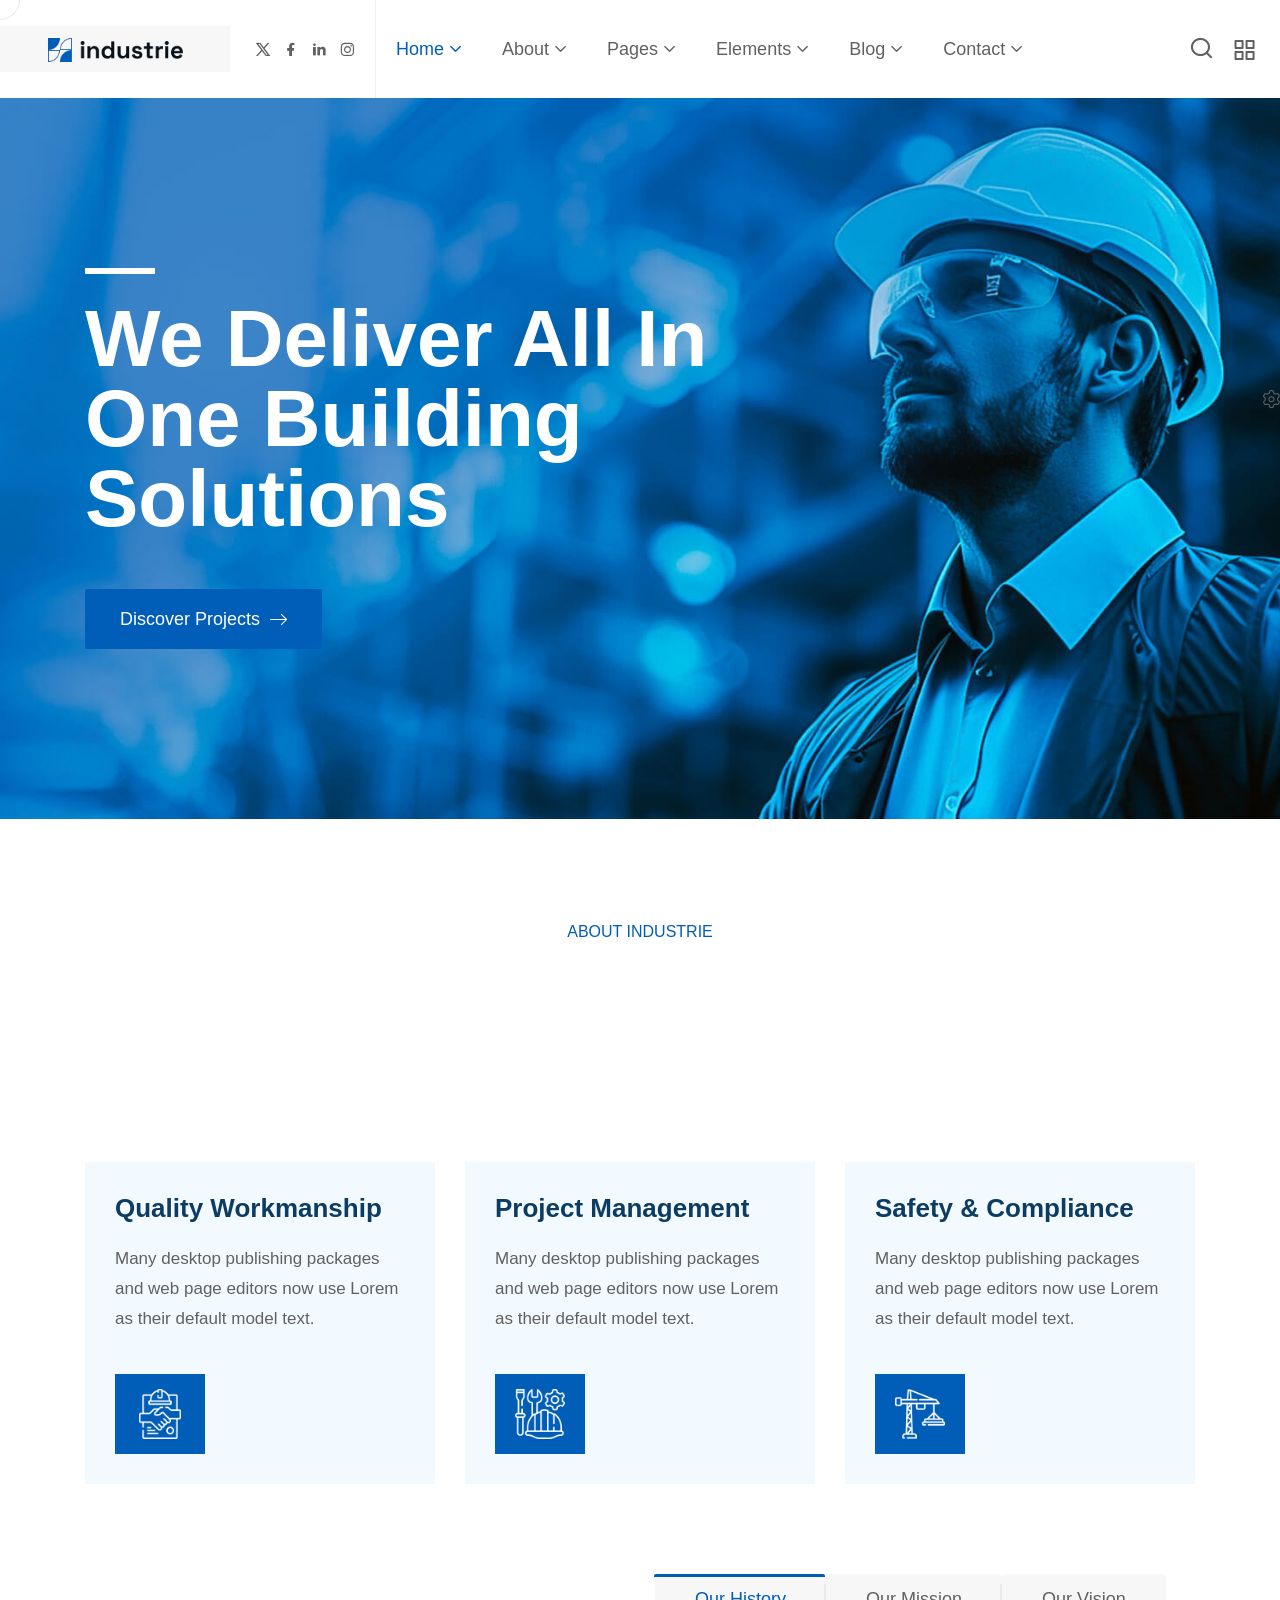
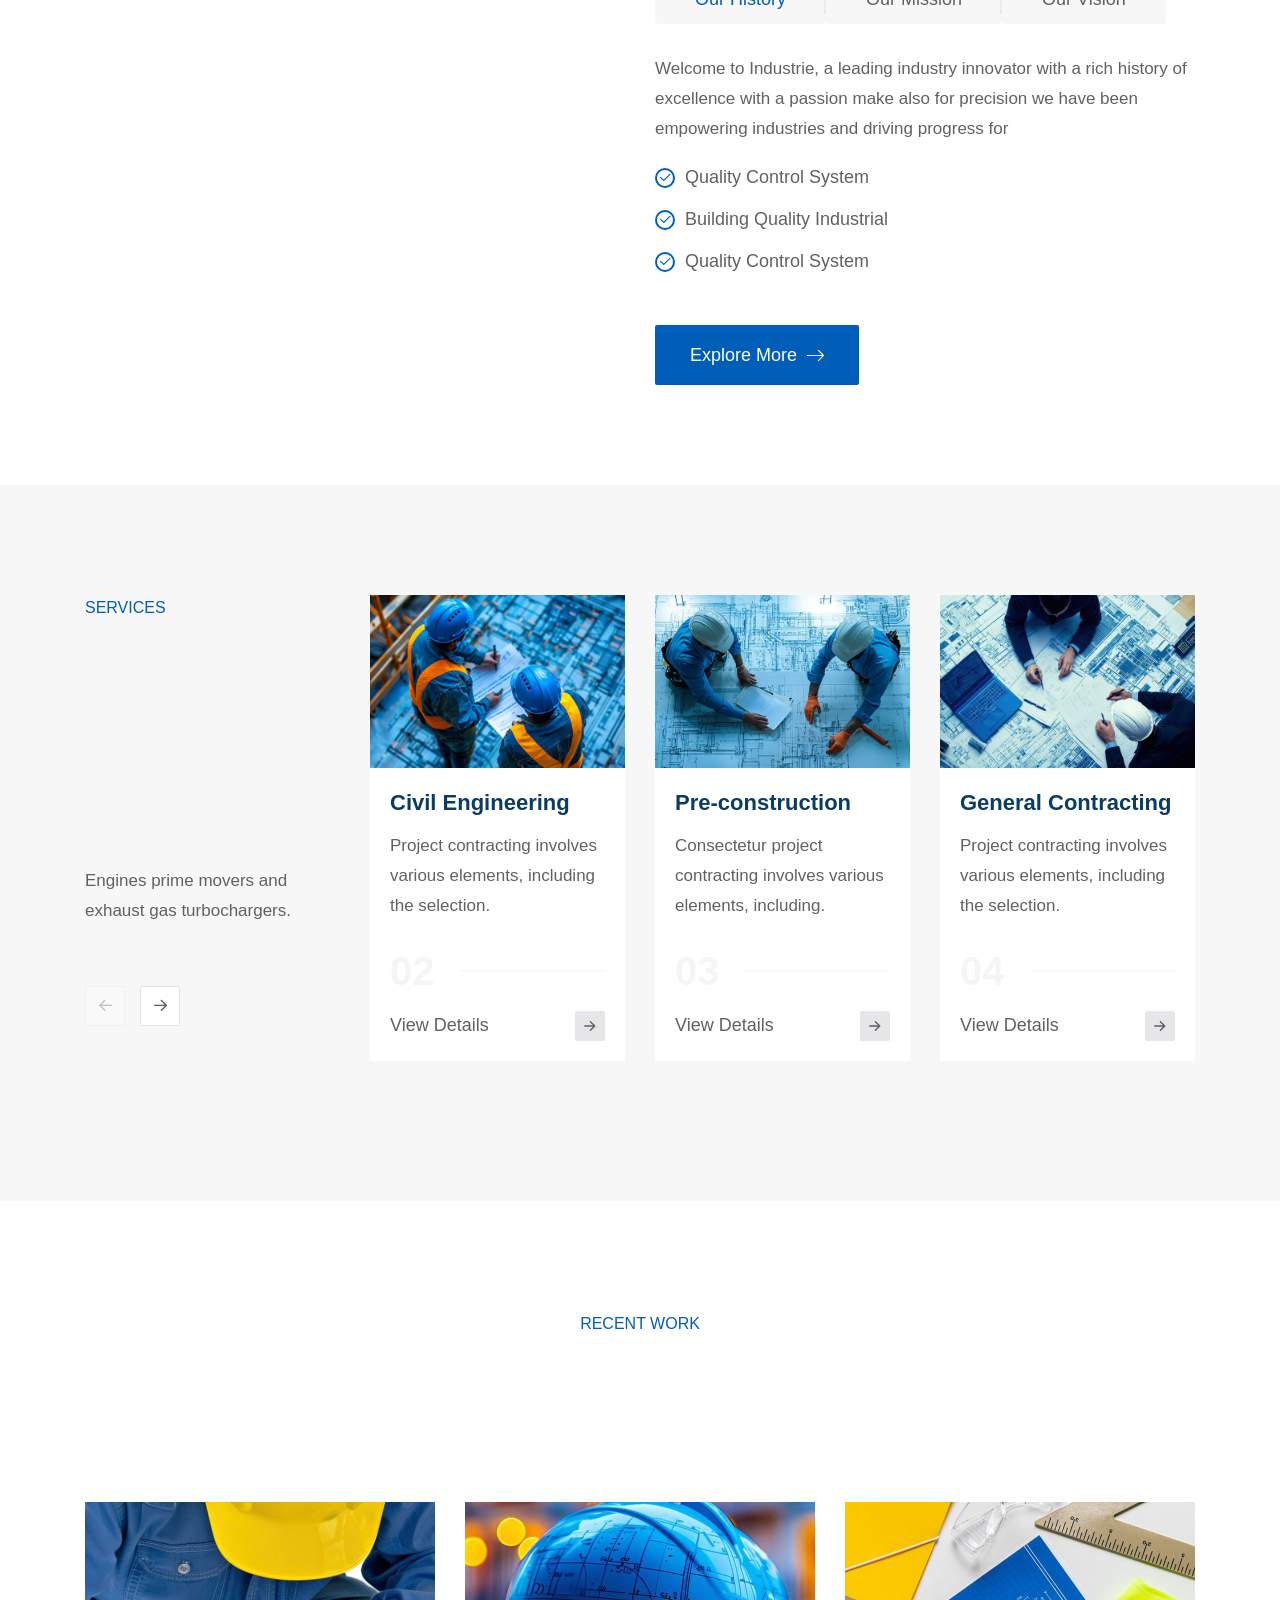
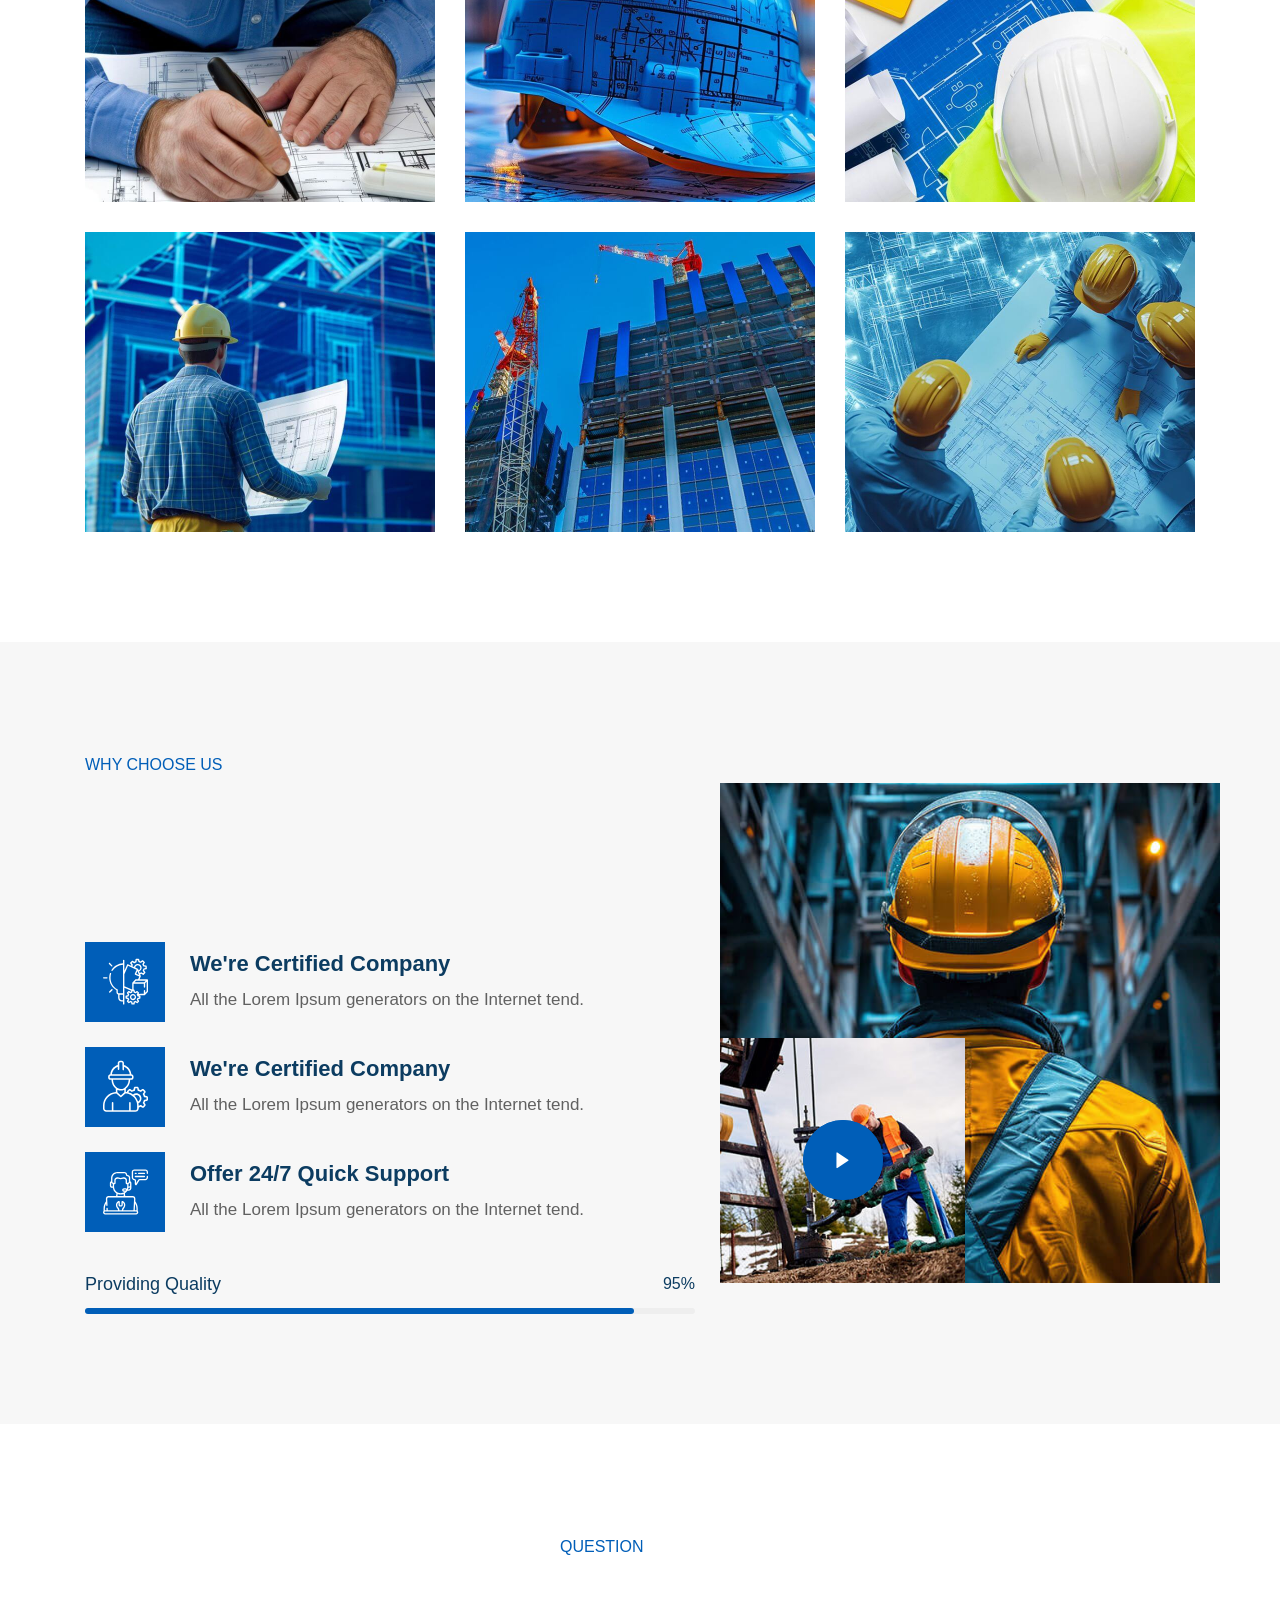
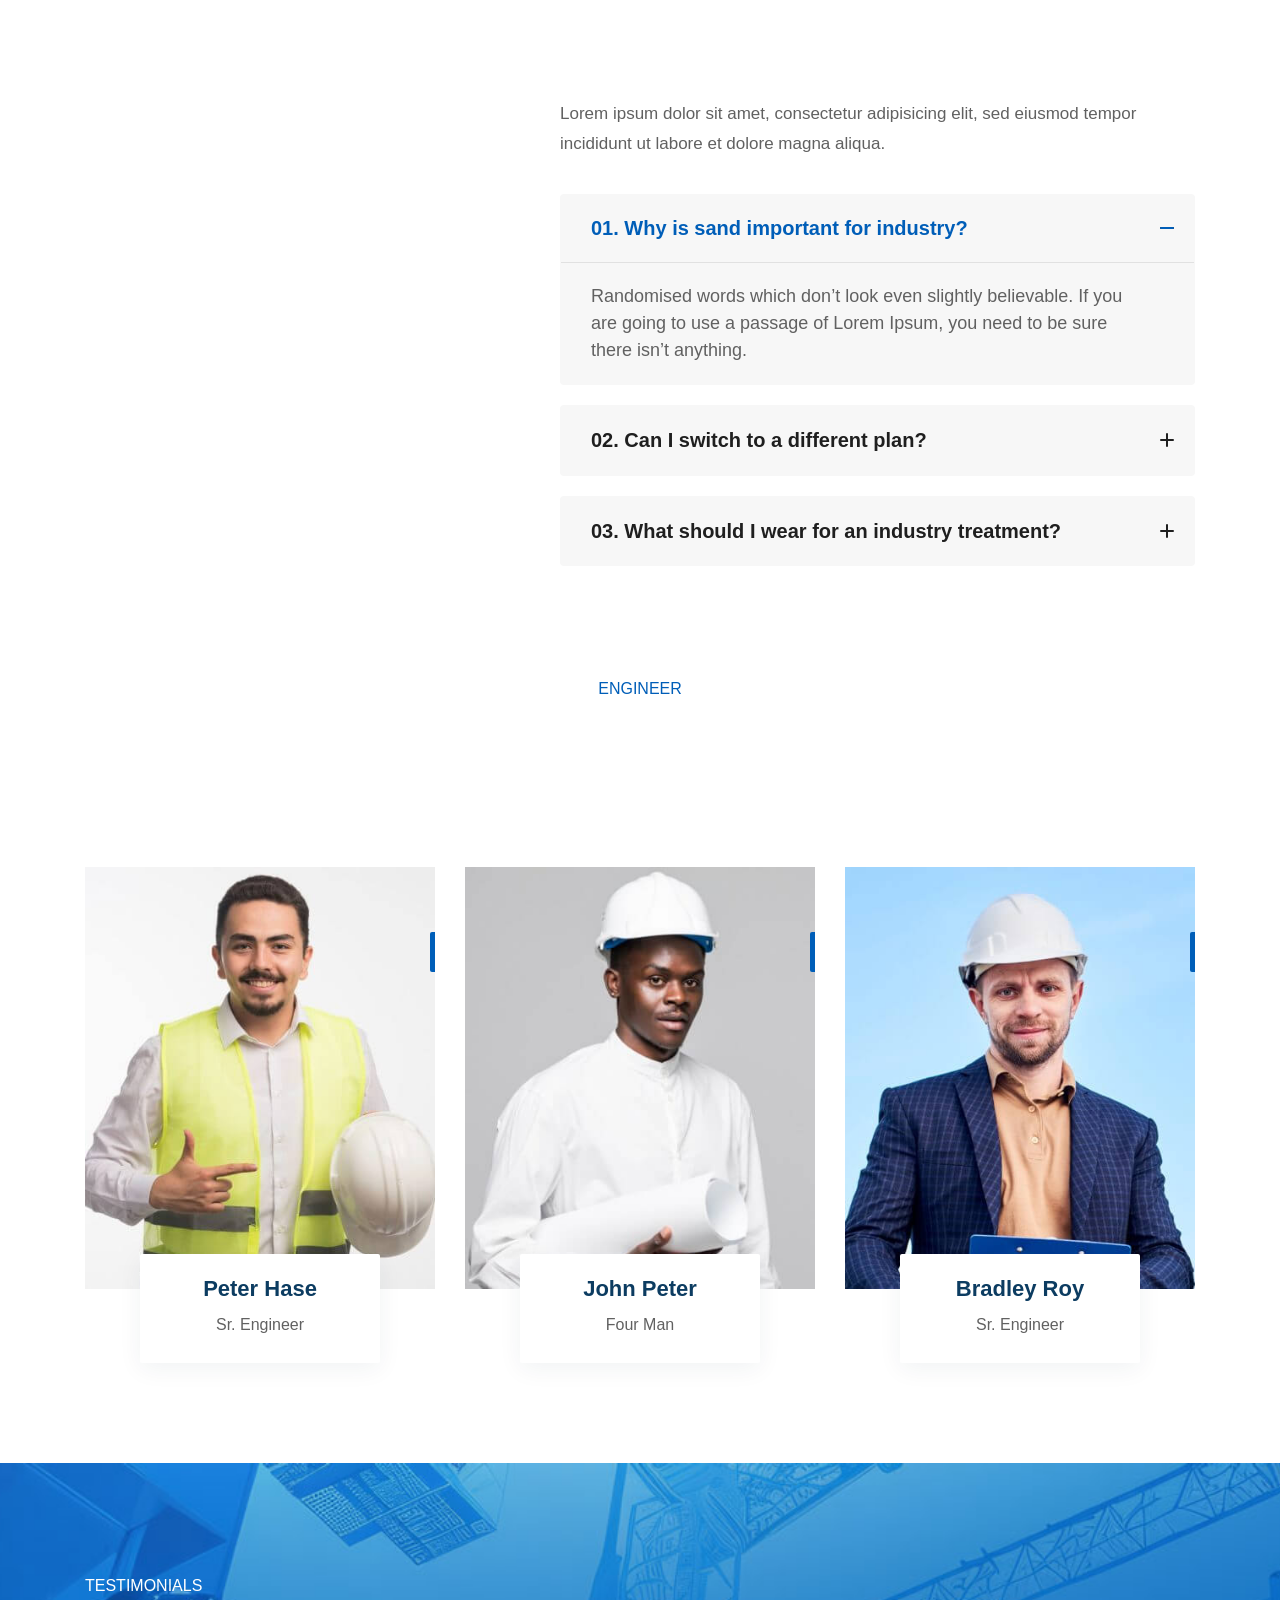
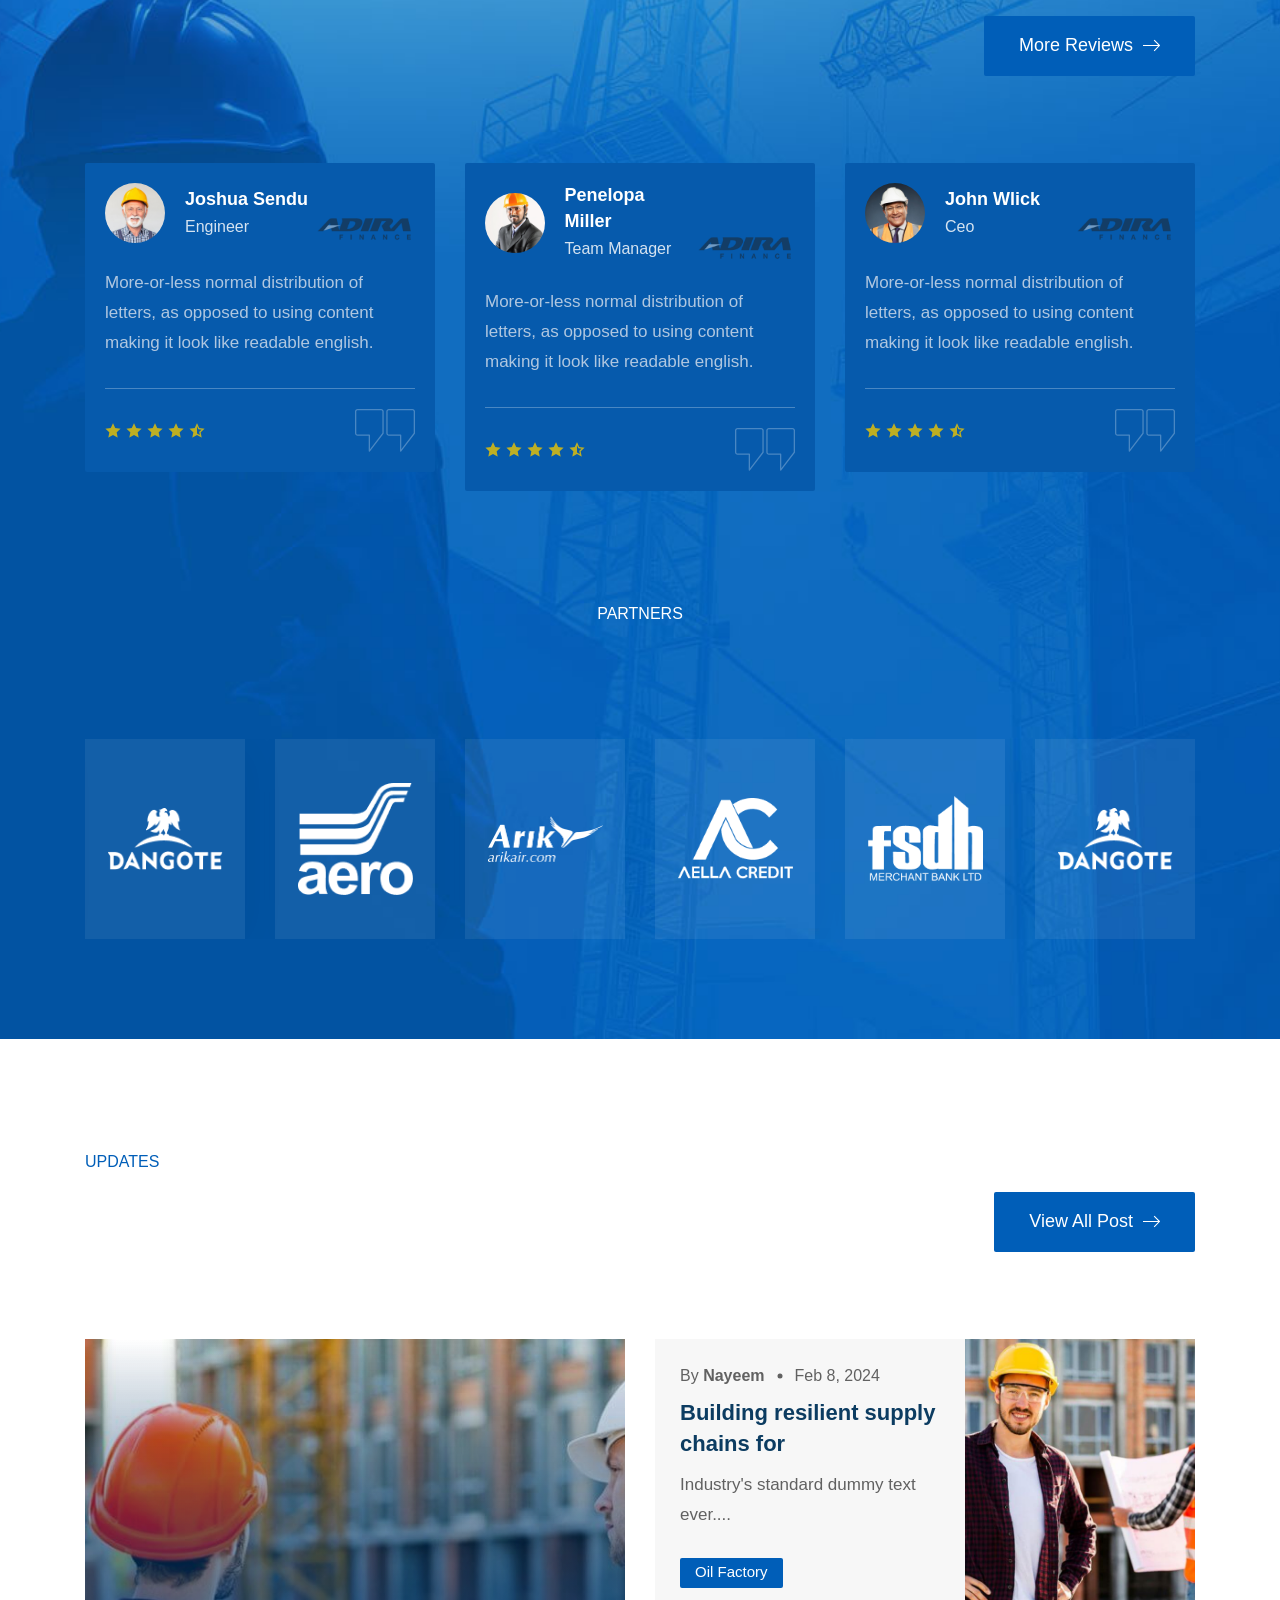
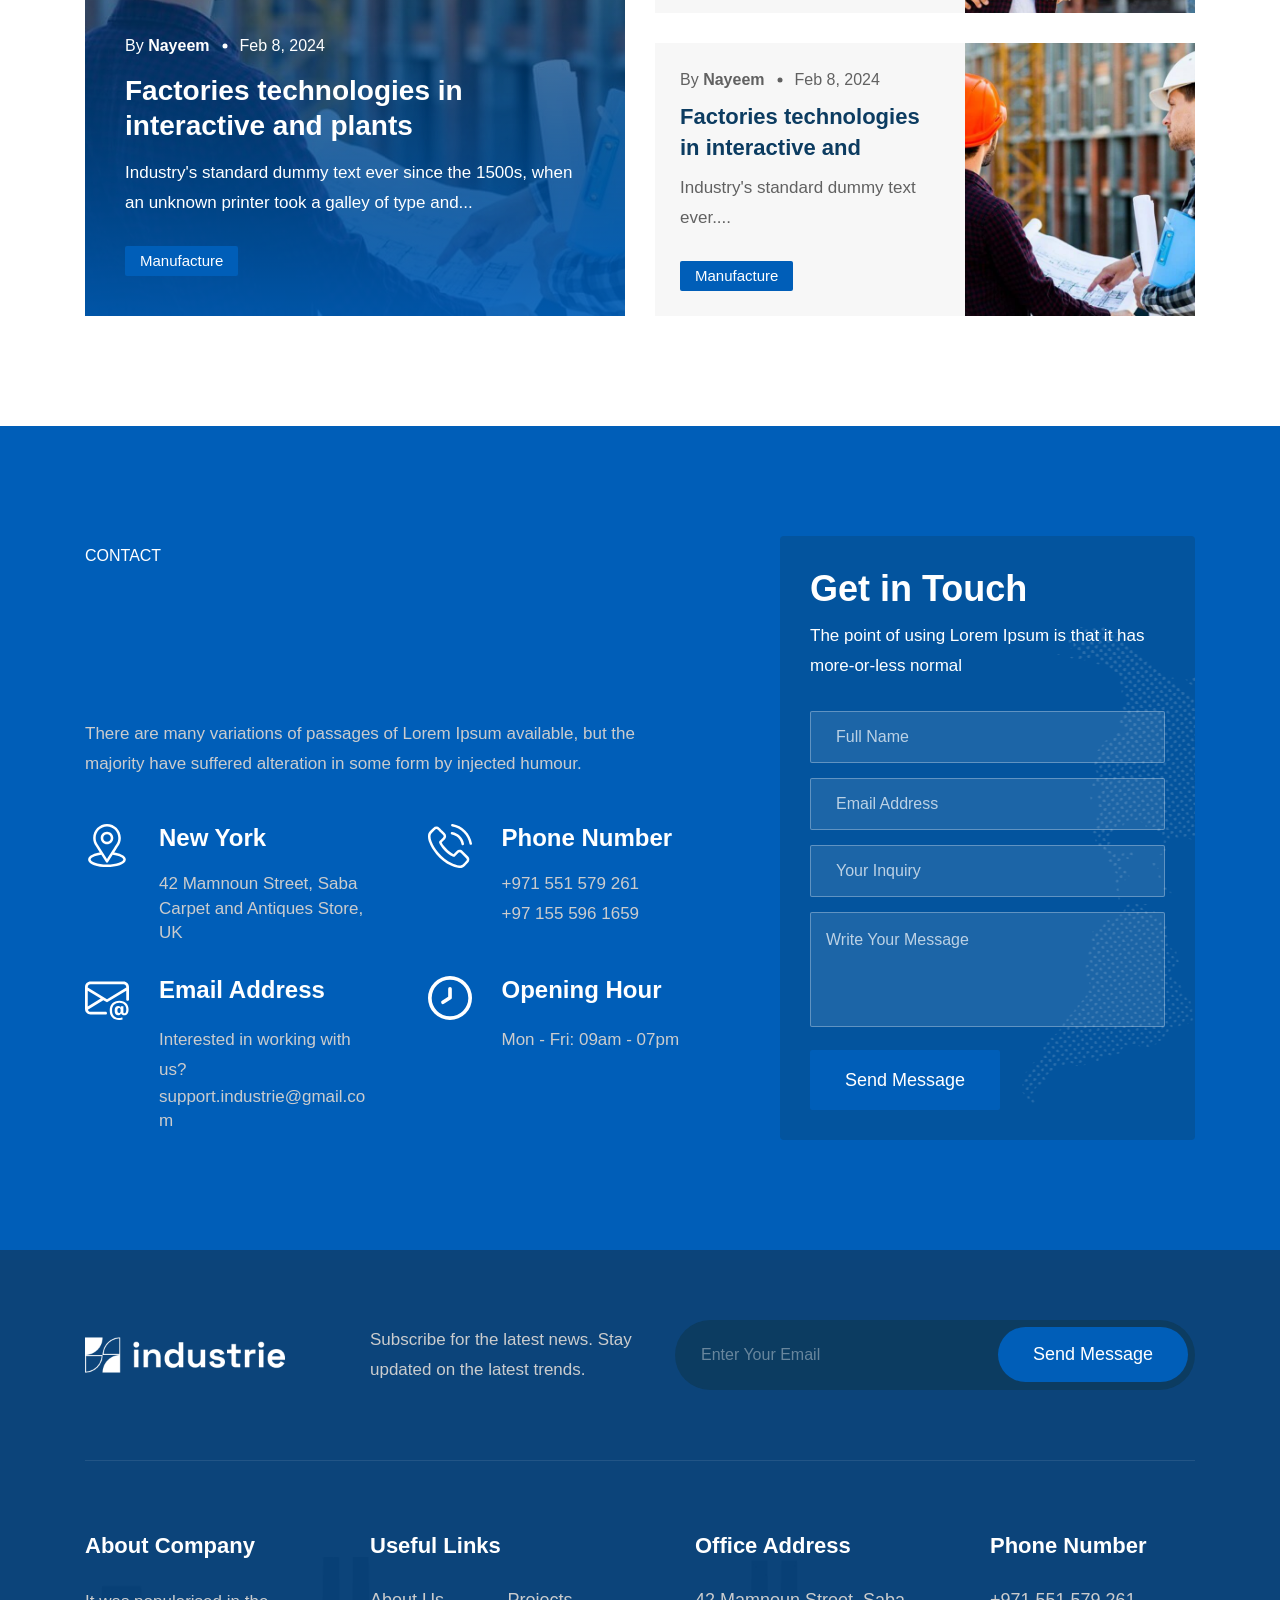
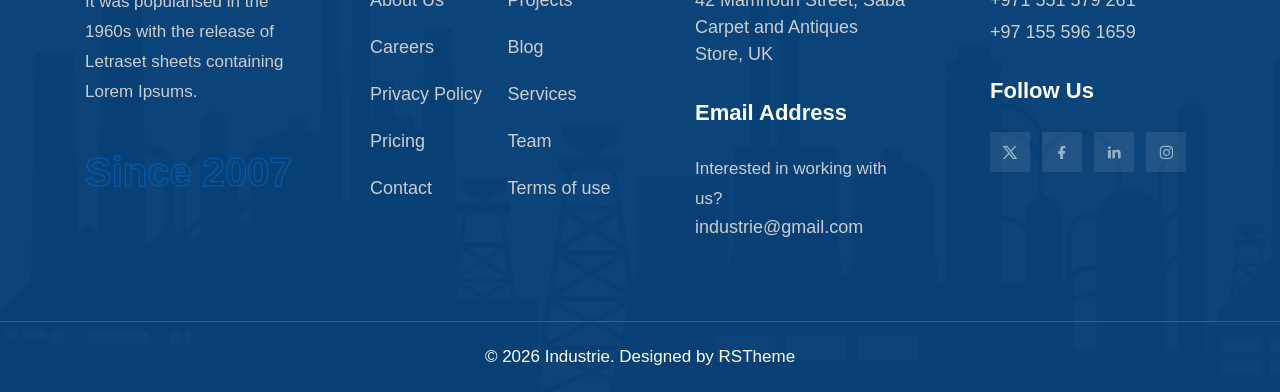
<file: blue-construction.html>
<!doctype html>
<html class="no-js" lang="zxx">

<!-- Mirrored from industrie.rstheme.com/html/blue-construction.html by HTTrack Website Copier/3.x [XR&CO'2014], Sat, 26 Apr 2025 08:25:12 GMT -->
<meta charset="utf-8">
<meta http-equiv="x-ua-compatible" content="ie=edge">
<title>Blue Construction || HTML Template</title>
<meta name="description" content="">
<meta name="viewport" content="width=device-width, initial-scale=1">
<!-- Place favicon.ico in the root directory -->
<link rel="shortcut icon" type="image/x-icon" href="assets/images/favicon-blue.png">
<!-- CSS here -->
<link rel="stylesheet" href="assets/css/vendor/bootstrap.min.css">
<link rel="stylesheet" href="assets/css/vendor/animate.min.css">
<link rel="stylesheet" href="assets/css/plugins/swiper.min.css">
<link rel="stylesheet" href="assets/css/plugins/nice-select.css">
<link rel="stylesheet" href="assets/css/plugins/nouislider.min.css">
<link rel="stylesheet" href="assets/css/vendor/magnific-popup.css">
<link rel="stylesheet" href="assets/css/vendor/odometer.min.css">
<link rel="stylesheet" href="assets/css/vendor/fontawesome-pro.css">
<link rel="stylesheet" href="assets/css/vendor/spacing.css">
<link rel="stylesheet" href="assets/css/vendor/remixicon.css">
<link rel="stylesheet" href="assets/css/main.css">

<body class="rs-smoother-yes rtl">


    <!-- preloader start -->
    <div id="pre-load">
        <div id="loader" class="loader">
            <div class="loader-container has-theme-blue">
                <div class="loader-icon"><img src="assets/images/favicon-blue.png" alt=""></div>
            </div>
        </div>
    </div>
    <!-- preloader end -->

    <!-- preloader start -->

    <div id="rs-mouse">
        <div id="cursor-ball"></div>
    </div>

    <!-- preloader end -->

    <!-- Header area start -->
    <header>
        <div class="rs-header-area rs-header-one has-theme-blue" id="header-sticky">
            <div class="container-fluid g-0">
                <div class="rs-header-inner">
                    <div class="rs-header-left">
                        <div class="rs-header-logo-wrapper">
                            <div class="rs-header-logo">
                                <a href="index.html"><img src="assets/images/logo/logo-blue.png" alt="logo"></a>
                            </div>
                        </div>
                    </div>
                    <div class="rs-header-menu">
                        <div class="rs-theme-social has-transparent has-orange">
                            <a href="#"><i class="ri-twitter-x-line"></i></a>
                            <a href="#"><i class="ri-facebook-fill"></i></a>
                            <a href="#"><i class="ri-linkedin-fill"></i></a>
                            <a href="#"><i class="ri-instagram-line"></i></a>
                        </div>
                        <nav id="mobile-menu" class="main-menu">
                            <ul class="multipage-menu">
                                <li class="menu-item-has-children">
                                    <a href="#">Home</a>
                                    <ul class="submenu last-children">
                                        <li class="menu-item-has-children has-arrow">
                                            <a href="#">Multipages</a>
                                            <ul class="submenu">
                                                <li><a href="index.html">Industry</a></li>
                                                <li><a href="red-engineering.html">Red Engineering</a></li>
                                                <li><a href="blue-construction.html">Blue Construction</a></li>
                                                <li><a href="metallurgy.html">Metallurgy</a></li>
                                                <li><a href="orange-construction.html">Orange construction</a></li>
                                                <li><a href="laboratory.html">Laboratory</a></li>
                                                <li><a href="renewable-energy.html">Renewable Energy</a></li>
                                                <li><a href="oil-gas.html">Oil & Gas</a></li>
                                                <li><a href="factory.html">Factory</a></li>
                                                <li><a href="robotic.html">Robotic</a></li>
                                                <li><a href="architecture.html">Architecture</a></li>
                                                <li><a href="manufacturing.html">Manufacturing</a></li>
                                            </ul>
                                        </li>
                                        <li class="menu-item-has-children has-arrow">
                                            <a href="javascript:void(0)">Onepages</a>
                                            <ul class="submenu">
                                                <li><a href="industrie-one-page.html">Industrie Onepage</a></li>
                                                <li><a href="red-engineering-one-page.html">Engineering Onepage</a></li>
                                                <li><a href="blue-construction-one-page.html">Blue Construct Onepage</a></li>
                                                <li><a href="metallurgy-one-page.html">Metallurgy Onepage</a></li>
                                                <li><a href="orange-construction-one-page.html">Construction Onepage</a></li>
                                                <li><a href="laboratory-one-page.html">Laboratory Onepage</a></li>
                                                <li><a href="renewable-energy-one-page.html"> Energy Onepage</a></li>
                                                <li><a href="oil-gas-one-page.html">Oil Gas Onepage</a></li>
                                                <li><a href="factory-one-page.html">Factory Onepage</a></li>
                                                <li><a href="robotic-one-page.html">Robotic Onepage</a></li>
                                                <li><a href="architecture-one-page.html">Architecture Onepage</a></li>
                                                <li><a href="manufacturing-one-page.html">Manufacturing Onepage</a></li>
                                            </ul>
                                        </li>
                                    </ul>
                                </li>
                                <!-- about menu -->
                                <li class="menu-item-has-children">
                                    <a href="about.html">About</a>
                                    <ul class="submenu last-children">
                                        <li>
                                            <a href="about.html">About Us 01</a>
                                        </li>
                                        <li>
                                            <a href="about-two.html">About Us 02</a>
                                        </li>
                                    </ul>
                                </li>
                                <!-- page menu -->
                                <li class="menu-item-has-children">
                                    <a href="javascript:void(0)">Pages</a>
                                    <ul class="submenu last-children">
                                        <li class=" has-arrow">
                                            <a href="javascript:void(0)">Services</a>
                                            <ul class="submenu">
                                                <li><a href="services.html">Services</a></li>
                                                <li><a href="services-details.html">Services Details</a></li>
                                            </ul>
                                        </li>
                                        <li class=" has-arrow">
                                            <a href="javascript:void(0)">Team</a>
                                            <ul class="submenu">
                                                <li><a href="team.html">Team</a></li>
                                                <li><a href="team-details.html">Team Details</a></li>
                                            </ul>
                                        </li>
                                        <li class=" has-arrow">
                                            <a href="javascript:void(0)">Project</a>
                                            <ul class="submenu">
                                                <li><a href="portfolio.html">Project</a></li>
                                                <li><a href="portfolio-details.html">Project Details</a></li>
                                            </ul>
                                        </li>
                                        <li>
                                            <a href="pricing.html">Pricing Plan</a>
                                        </li>
                                        <li class=" has-arrow">
                                            <a href="shop.html">Shop</a>
                                            <ul class="submenu">
                                                <li><a href="shop.html">Product</a></li>
                                                <li><a href="shop-details.html">Product Details</a></li>
                                                <li><a href="checkout.html">Checkout</a></li>
                                                <li><a href="cart.html">Cart</a></li>
                                            </ul>
                                        </li>
                                        <li>
                                            <a href="faq.html">Faq</a>
                                        </li>
                                        <li>
                                            <a href="appointment.html">Appointment</a>
                                        </li>
                                    </ul>
                                </li>
                                <!-- elements menu -->
                                <li class="has-mega-menu menu-item-has-children">
                                    <a href="javascript:void(0)">Elements</a>
                                    <ul class="mega-menu mega-grid">
                                        <li>
                                            <a href="#" class="title">Elements Layout</a>
                                            <ul>
                                                <li><a href="elements-features.html">Features</a></li>
                                                <li><a href="elements-advance-tab.html">Advance Tab</a></li>
                                                <li><a href="elements-work-process.html">Work Process</a></li>
                                                <li><a href="elements-counter.html">Counter</a></li>
                                                <li><a href="elements-gsap.html">GSAP</a></li>
                                            </ul>
                                        </li>
                                        <li>
                                            <a href="#" class="title">Elements Layout</a>
                                            <ul>
                                                <li><a href="elements-services.html">Services Box</a></li>
                                                <li><a href="elements-team.html">Team</a></li>
                                                <li><a href="elements-pricing.html">Pricing</a></li>
                                                <li><a href="elements-portfolio.html">Project</a></li>
                                                <li><a href="#">Coming Soon</a></li>
                                            </ul>
                                        </li>
                                        <li>
                                            <a href="#" class="title">Elements Layout</a>
                                            <ul>
                                                <li><a href="elements-services-tab.html">Services Tab</a></li>
                                                <li><a href="elements-testimonial.html">Testimonials</a></li>
                                                <li><a href="elements-brand.html">Partner Logo</a></li>
                                                <li><a href="elements-blog.html">Blog</a></li>
                                                <li><a href="#">Coming Soon</a></li>
                                            </ul>
                                        </li>
                                    </ul>
                                </li>

                                <li class="menu-item-has-children">
                                    <a href="javascript:void(0)">Blog</a>
                                    <ul class="submenu last-children">
                                        <li>
                                            <a href="blog.html">Blog</a>
                                        </li>
                                        <li>
                                            <a href="blog-details.html">Blog Details</a>
                                        </li>
                                    </ul>
                                </li>
                                <li class="menu-item-has-children">
                                    <a href="contact.html">Contact</a>
                                    <ul class="submenu last-children">
                                        <li>
                                            <a href="contact.html">Contact 01</a>
                                        </li>
                                        <li>
                                            <a href="contact-two.html">Contact 02</a>
                                        </li>
                                    </ul>
                                </li>
                            </ul>
                        </nav>
                    </div>
                    <div class="rs-header-right">
                        <!-- search area start -->
                        <div class="rs-header-search-wrapper">
                            <div class="rs-header-search-icon has-theme-blue">
                                <i class="ri-close-fill has-close"></i>
                                <i class="ri-search-line has-search"></i>
                            </div>
                            <form class="rs-header-search-inner rs-stickys-form">
                                <div class="rs-header-search">
                                    <input type="text" placeholder="Searching...">
                                    <button type="submit"><i class="ri-search-line"></i></button>
                                </div>
                            </form>
                        </div>
                        <!-- search area end -->
                        <div class="rs-header-btn">
                            <a class="rs-btn has-theme-blue has-icon has-bg" href="contact.html">Get In Touch
                                <span class="icon-box">
                                <svg class="icon-first" xmlns="http://www.w3.org/2000/svg" viewBox="0 0 32 32">
                                    <path
                                        d="M31.71,15.29l-10-10L20.29,6.71,28.59,15H0v2H28.59l-8.29,8.29,1.41,1.41,10-10A1,1,0,0,0,31.71,15.29Z">
                                    </path>
                                </svg>
                                <svg class="icon-second" xmlns="http://www.w3.org/2000/svg" viewBox="0 0 32 32">
                                    <path
                                        d="M31.71,15.29l-10-10L20.29,6.71,28.59,15H0v2H28.59l-8.29,8.29,1.41,1.41,10-10A1,1,0,0,0,31.71,15.29Z">
                                    </path>
                                </svg>
                            </span>
                            </a>
                        </div>
                        <div class="rs-header-hamburger has-theme-blue">
                            <div class="sidebar-toggle">
                                <a class="bar-icon" href="javascript:void(0)">
                                    <svg xmlns="http://www.w3.org/2000/svg" width="21" height="20" viewBox="0 0 21 20" fill="none">
                                        <path d="M8.55566 11H1.55566C1.29045 11 1.03609 11.1054 0.848557 11.2929C0.661021 11.4804 0.555664 11.7348 0.555664 12V19C0.555664 19.2652 0.661021 19.5196 0.848557 19.7071C1.03609 19.8946 1.29045 20 1.55566 20H8.55566C8.82088 20 9.07523 19.8946 9.26277 19.7071C9.45031 19.5196 9.55566 19.2652 9.55566 19V12C9.55566 11.7348 9.45031 11.4804 9.26277 11.2929C9.07523 11.1054 8.82088 11 8.55566 11ZM7.55566 18H2.55566V13H7.55566V18ZM19.5557 0H12.5557C12.2904 0 12.0361 0.105357 11.8486 0.292893C11.661 0.48043 11.5557 0.734784 11.5557 1V8C11.5557 8.26522 11.661 8.51957 11.8486 8.70711C12.0361 8.89464 12.2904 9 12.5557 9H19.5557C19.8209 9 20.0752 8.89464 20.2628 8.70711C20.4503 8.51957 20.5557 8.26522 20.5557 8V1C20.5557 0.734784 20.4503 0.48043 20.2628 0.292893C20.0752 0.105357 19.8209 0 19.5557 0ZM18.5557 7H13.5557V2H18.5557V7ZM19.5557 11H12.5557C12.2904 11 12.0361 11.1054 11.8486 11.2929C11.661 11.4804 11.5557 11.7348 11.5557 12V19C11.5557 19.2652 11.661 19.5196 11.8486 19.7071C12.0361 19.8946 12.2904 20 12.5557 20H19.5557C19.8209 20 20.0752 19.8946 20.2628 19.7071C20.4503 19.5196 20.5557 19.2652 20.5557 19V12C20.5557 11.7348 20.4503 11.4804 20.2628 11.2929C20.0752 11.1054 19.8209 11 19.5557 11ZM18.5557 18H13.5557V13H18.5557V18ZM8.55566 0H1.55566C1.29045 0 1.03609 0.105357 0.848557 0.292893C0.661021 0.48043 0.555664 0.734784 0.555664 1V8C0.555664 8.26522 0.661021 8.51957 0.848557 8.70711C1.03609 8.89464 1.29045 9 1.55566 9H8.55566C8.82088 9 9.07523 8.89464 9.26277 8.70711C9.45031 8.51957 9.55566 8.26522 9.55566 8V1C9.55566 0.734784 9.45031 0.48043 9.26277 0.292893C9.07523 0.105357 8.82088 0 8.55566 0ZM7.55566 7H2.55566V2H7.55566V7Z" fill="#616161"></path>
                                    </svg>
                                </a>
                            </div>
                        </div>
                    </div>
                </div>
            </div>
        </div>
    </header>
    <!-- Header area end -->

    <!-- Offcanvas area start -->
    <div class="fix">
        <div class="offcanvas-area has-theme-blue" data-lenis-prevent>
            <div class="offcanvas-wrapper">
                <div class="offcanvas-content">
                    <div class="offcanvas-top d-flex justify-content-between align-items-center mb-25">
                        <div class="offcanvas-logo">
                            <a href="index.html"><img src="assets/images/logo/logo-blue.png" alt="logo"></a>
                        </div>
                        <div class="offcanvas-close">
                            <button class="offcanvas-close-icon animation--flip">
                                <span class="offcanvas-m-lines">
                                <span class="offcanvas-m-line line--1"></span><span
                                    class="offcanvas-m-line line--2"></span><span
                                    class="offcanvas-m-line line--3"></span>
                                </span>
                            </button>
                        </div>
                    </div>
                    <div class="offcanvas-about mb-30 d-none d-sm-block">
                        <p> Industrie is a modern factory website. specifically designed for who need construction,
                            firms, oil, architecture and any other small business.
                        </p>
                    </div>
                    <div class="offcanvas-gallery d-none d-sm-block">
                        <div class="offcanvas-gallery-thumb-wrapper">
                            <div class="offcanvas-popup-thumb">
                                <a class="popup-image" href="assets/images/gallery/gallery-thumb-01.png">
                                    <img src="assets/images/gallery/gallery-thumb-01.png" alt="image">
                                </a>
                            </div>
                            <div class="offcanvas-popup-thumb">
                                <a class="popup-image" href="assets/images/gallery/gallery-thumb-02.png">
                                    <img src="assets/images/gallery/gallery-thumb-02.png" alt="image">
                                </a>
                            </div>
                            <div class="offcanvas-popup-thumb">
                                <a class="popup-image" href="assets/images/gallery/gallery-thumb-03.png">
                                    <img src="assets/images/gallery/gallery-thumb-03.png" alt="image">
                                </a>
                            </div>
                            <div class="offcanvas-popup-thumb">
                                <a class="popup-image" href="assets/images/gallery/gallery-thumb-04.png">
                                    <img src="assets/images/gallery/gallery-thumb-04.png" alt="image">
                                </a>
                            </div>
                            <div class="offcanvas-popup-thumb">
                                <a class="popup-image" href="assets/images/gallery/gallery-thumb-05.png">
                                    <img src="assets/images/gallery/gallery-thumb-05.png" alt="image">
                                </a>
                            </div>
                            <div class="offcanvas-popup-thumb">
                                <a class="popup-image" href="assets/images/gallery/gallery-thumb-01.png">
                                    <img src="assets/images/gallery/gallery-thumb-01.png" alt="image">
                                </a>
                            </div>
                        </div>
                    </div>
                    <div class="mobile-menu">
                        <div class="rs-offcanvas-menu mb-25">
                            <nav></nav>
                        </div>
                    </div>
                    <div class="offcanvas-contact mb-30">
                        <h4 class="offcanvas-title-meta">Contact Info</h4>
                        <ul>
                            <li class="d-flex align-items-center gap-15">
                                <div class="offcanvas-contact-icon">
                                    <svg xmlns="http://www.w3.org/2000/svg" width="14" height="18" viewBox="0 0 14 18" fill="none">
                                        <path d="M11.8768 9.68475C11.3059 10.835 10.5331 11.9818 9.74128 13.0109C8.95198 14.0368 8.15999 14.9249 7.5643 15.5572C7.48514 15.6412 7.40956 15.7206 7.33802 15.7951C7.26648 15.7206 7.1909 15.6412 7.11174 15.5572C6.51605 14.9249 5.72406 14.0368 4.93476 13.0109C4.14299 11.9818 3.37019 10.835 2.79925 9.68475C2.22242 8.52266 1.89032 7.43373 1.89032 6.5C1.89032 3.50846 4.32934 1.08333 7.33802 1.08333C10.3467 1.08333 12.7857 3.50846 12.7857 6.5C12.7857 7.43373 12.4536 8.52266 11.8768 9.68475ZM7.33802 17.3333C7.33802 17.3333 13.8753 11.1732 13.8753 6.5C13.8753 2.91015 10.9484 0 7.33802 0C3.7276 0 0.800781 2.91015 0.800781 6.5C0.800781 11.1732 7.33802 17.3333 7.33802 17.3333Z" fill="#6D6D6D"></path>
                                        <path d="M7.33802 8.66667C6.13455 8.66667 5.15894 7.69662 5.15894 6.5C5.15894 5.30338 6.13455 4.33333 7.33802 4.33333C8.54149 4.33333 9.5171 5.30338 9.5171 6.5C9.5171 7.69662 8.54149 8.66667 7.33802 8.66667ZM7.33802 9.75C9.14323 9.75 10.6066 8.29492 10.6066 6.5C10.6066 4.70507 9.14323 3.25 7.33802 3.25C5.53281 3.25 4.0694 4.70507 4.0694 6.5C4.0694 8.29492 5.53281 9.75 7.33802 9.75Z" fill="#6D6D6D"></path>
                                    </svg>
                                </div>
                                <div class="offcanvas-contact-text">
                                    <a href="#"> 2096 New Market, New Road <br>
                                    North Carolina, USA </a>
                                </div>
                            </li>
                            <li class="d-flex align-items-center gap-15">
                                <div class="offcanvas-contact-icon">
                                    <svg xmlns="http://www.w3.org/2000/svg" width="16" height="16" viewBox="0 0 16 16" fill="none">
                                        <path d="M3.65387 1.32849C3.40343 1.00649 2.92745 0.976861 2.639 1.26531L1.60508 2.29923C1.1216 2.78271 0.94387 3.46766 1.1551 4.06847C2.00338 6.48124 3.39215 8.74671 5.32272 10.6773C7.25329 12.6078 9.51876 13.9966 11.9315 14.8449C12.5323 15.0561 13.2173 14.8784 13.7008 14.3949L14.7347 13.361C15.0231 13.0726 14.9935 12.5966 14.6715 12.3461L12.3653 10.5524C12.2008 10.4245 11.9866 10.3793 11.7845 10.4298L9.59541 10.9771C9.00082 11.1257 8.37183 10.9515 7.93845 10.5181L5.48187 8.06155C5.04849 7.62817 4.87427 6.99919 5.02292 6.40459L5.57019 4.21553C5.62073 4.01336 5.57552 3.79918 5.44758 3.63468L3.65387 1.32849ZM1.88477 0.511076C2.62689 -0.231039 3.8515 -0.154797 4.49583 0.673634L6.28954 2.97983C6.6187 3.40304 6.73502 3.95409 6.60498 4.47423L6.05772 6.66329C5.99994 6.8944 6.06766 7.13888 6.2361 7.30732L8.69268 9.7639C8.86113 9.93235 9.1056 10.0001 9.33671 9.94229L11.5258 9.39502C12.0459 9.26499 12.597 9.3813 13.0202 9.71047L15.3264 11.5042C16.1548 12.1485 16.231 13.3731 15.4889 14.1152L14.455 15.1492C13.7153 15.8889 12.6089 16.2137 11.5778 15.8512C9.01754 14.9511 6.61438 13.4774 4.56849 11.4315C2.5226 9.38562 1.04895 6.98246 0.148838 4.42225C-0.213682 3.39112 0.11113 2.28472 0.85085 1.545L1.88477 0.511076Z" fill="#6D6D6D"></path>
                                        <path d="M11 0.5C11 0.223858 11.2239 0 11.5 0H15.5C15.7761 0 16 0.223858 16 0.5V4.5C16 4.77614 15.7761 5 15.5 5C15.2239 5 15 4.77614 15 4.5V1.70711L10.8536 5.85355C10.6583 6.04882 10.3417 6.04882 10.1464 5.85355C9.95118 5.65829 9.95118 5.34171 10.1464 5.14645L14.2929 1H11.5C11.2239 1 11 0.776142 11 0.5Z" fill="#6D6D6D"></path>
                                    </svg>
                                </div>
                                <div class="offcanvas-contact-text">
                                    <a href="tel:+12346691234"> +123-4669-1234 </a>
                                </div>
                            </li>
                            <li class="d-flex align-items-center gap-15">
                                <div class="offcanvas-contact-icon">
                                    <svg xmlns="http://www.w3.org/2000/svg" width="16" height="16" viewBox="0 0 16 16" fill="none">
                                        <path d="M2 2C0.895431 2 0 2.89543 0 4V12L2.58386e-05 12.0103C0.00555998 13.1101 0.898859 14 2 14H7.5C7.77614 14 8 13.7761 8 13.5C8 13.2239 7.77614 13 7.5 13H2C1.53715 13 1.14774 12.6855 1.03376 12.2586L6.67417 8.7876L8 9.5831L15 5.3831V8.5C15 8.77614 15.2239 9 15.5 9C15.7761 9 16 8.77614 16 8.5V4C16 2.89543 15.1046 2 14 2H2ZM5.70808 8.20794L1 11.1052V5.3831L5.70808 8.20794ZM1 4.2169V4C1 3.44772 1.44772 3 2 3H14C14.5523 3 15 3.44772 15 4V4.2169L8 8.4169L1 4.2169Z" fill="#6D6D6D"></path>
                                        <path d="M14.2467 14.2686C15.2567 14.2686 15.8339 13.4116 15.8339 12.2442V12.0344C15.8339 10.4297 14.6402 9 12.5197 9H12.4847C10.421 9 9 10.3598 9 12.4322V12.6465C9 14.8195 10.4385 16 12.3579 16H12.4016C12.9963 16 13.4204 15.9257 13.639 15.8251V15.0949C13.3941 15.2042 12.9656 15.2742 12.4585 15.2742H12.4147C11.0812 15.2742 9.84385 14.4872 9.84385 12.6202V12.4628C9.84385 10.8057 10.9019 9.73891 12.4847 9.73891H12.524C14.0587 9.73891 15.0075 10.7883 15.0075 12.065V12.183C15.0075 13.158 14.6839 13.5734 14.3691 13.5734C14.1374 13.5734 13.9582 13.4247 13.9582 13.1537V10.9631H13.0531V11.5315H13.0225C12.9394 11.2342 12.6552 10.9019 12.0693 10.9019C11.2911 10.9019 10.8101 11.4572 10.8101 12.3011V12.8301C10.8101 13.722 11.2998 14.2642 12.0693 14.2642C12.5415 14.2642 12.9656 14.0369 13.0837 13.6215H13.1274C13.2455 14.0412 13.7439 14.2686 14.2467 14.2686ZM11.7939 12.6814V12.4541C11.7939 11.9076 12.0212 11.6627 12.3666 11.6627C12.664 11.6627 12.9394 11.8551 12.9394 12.371V12.7383C12.9394 13.3111 12.6858 13.4816 12.3754 13.4816C12.0212 13.4816 11.7939 13.2673 11.7939 12.6814Z" fill="#6D6D6D"></path>
                                    </svg>
                                </div>
                                <div class="offcanvas-contact-text">
                                    <a href="mailto:info@gmail.com">info@gmail.com</a>
                                </div>
                            </li>
                        </ul>
                    </div>
                    <div class="offcanvas-social">
                        <h4 class="offcanvas-title-meta">Subscribe & Follow</h4>
                        <ul>
                            <li><a href="#"><i class="fab fa-facebook-f"></i></a></li>
                            <li><a href="#"><i class="fab fa-twitter"></i></a></li>
                            <li><a href="#"><i class="fab fa-youtube"></i></a></li>
                            <li><a href="#"><i class="fab fa-linkedin"></i></a></li>
                        </ul>
                    </div>
                </div>
            </div>
        </div>
    </div>
    <div class="offcanvas-overlay"></div>
    <div class="offcanvas-overlay-white"></div>
    <!-- Offcanvas area start -->

    <!-- Body main wrapper start -->
    <main>

        <!-- banner area start -->
        <section class="rs-banner-area rs-banner-three p-relative">
            <div class="rs-banner-bg-thumb" data-background="assets/images/bg/banner-bg-04.png">
            </div>
            <div class="container">
                <div class="row">
                    <div class="col-xl-8 col-lg-8 col-md-10">
                        <div class="rs-banner-wrapper">
                            <div class="rs-banner-content">
                                <div class="rs-banner-border"></div>
                                <h1 class="rs-banner-title wow fadeInUp" data-wow-delay=".3s" data-wow-duration=".7s">We deliver All In One building solutions </h1>
                                <div class="rs-banner-btn wow fadeInUp" data-wow-delay=".5s" data-wow-duration=".9s">
                                    <a class="rs-btn has-theme-blue has-bg has-icon" href="contact.html">Discover Projects
                                        <span class="icon-box">
                                 <svg class="icon-first" xmlns="http://www.w3.org/2000/svg" viewBox="0 0 32 32">
                                    <path
                                       d="M31.71,15.29l-10-10L20.29,6.71,28.59,15H0v2H28.59l-8.29,8.29,1.41,1.41,10-10A1,1,0,0,0,31.71,15.29Z">
                                    </path>
                                 </svg>
                                 <svg class="icon-second" xmlns="http://www.w3.org/2000/svg" viewBox="0 0 32 32">
                                    <path
                                       d="M31.71,15.29l-10-10L20.29,6.71,28.59,15H0v2H28.59l-8.29,8.29,1.41,1.41,10-10A1,1,0,0,0,31.71,15.29Z">
                                    </path>
                                 </svg>
                              </span>
                                    </a>
                                </div>
                            </div>
                        </div>
                    </div>
                </div>
            </div>
        </section>
        <!-- banner area end -->

        <!-- feature area start -->
        <section class="rs-feature-area section-space-top rs-feature-two">
            <div class="container">
                <div class="row justify-content-center">
                    <div class="col-xl-8 col-lg-9 col-md-10">
                        <div class="rs-section-title-wrapper text-center section-title-space">
                            <span class="rs-section-subtitle has-theme-blue">
                        About Industrie
                     </span>
                            <h2 class="rs-section-title has-theme-blue rs-split-text-enable split-in-fade">Welcome to
                                industrie, a leading instruction company with a rich history of excellence</h2>
                        </div>
                    </div>
                </div>
                <div class="row g-5">
                    <div class="col-xl-4 col-lg-4 col-md-6">
                        <div class="rs-feature-item wow fadeInUp" data-wow-delay=".3s" data-wow-duration="1s">
                            <h3 class="rs-feature-title">Quality Workmanship </h3>
                            <div class="rs-feature-descrip">
                                <p>Many desktop publishing packages and web page editors now use Lorem as their default model
                                    text.</p>
                            </div>
                            <div class="rs-feature-icon">
                                <img src="assets/images/icon/feature-icon-01.png" alt="image">
                            </div>
                        </div>
                    </div>
                    <div class="col-xl-4 col-lg-4 col-md-6">
                        <div class="rs-feature-item wow fadeInUp" data-wow-delay=".5s" data-wow-duration="1s">
                            <h3 class="rs-feature-title">Project Management</h3>
                            <div class="rs-feature-descrip">
                                <p>Many desktop publishing packages and web page editors now use Lorem as their default model
                                    text.</p>
                            </div>
                            <div class="rs-feature-icon">
                                <img src="assets/images/icon/feature-icon-02.png" alt="image">
                            </div>
                        </div>
                    </div>
                    <div class="col-xl-4 col-lg-4 col-md-6">
                        <div class="rs-feature-item wow fadeInUp" data-wow-delay=".7s" data-wow-duration="1s">
                            <h3 class="rs-feature-title">Safety & Compliance </h3>
                            <div class="rs-feature-descrip">
                                <p>Many desktop publishing packages and web page editors now use Lorem as their default model
                                    text.</p>
                            </div>
                            <div class="rs-feature-icon">
                                <img src="assets/images/icon/feature-icon-03.png" alt="image">
                            </div>
                        </div>
                    </div>
                </div>
            </div>
        </section>
        <!-- feature area end -->

        <!-- about area start -->
        <div class="rs-about-area rs-about rs-about-three section-space-bottom">
            <div class="container">
                <div class="row align-items-xl-center g-5">
                    <div class="col-xl-6 col-lg-5">
                        <div class="rs-about-thumb rs-image scroll_reveal reveal_left reveal-active">
                            <img decoding="async" src="assets/images/about/about-thumb-03.png" alt="image">
                        </div>
                    </div>
                    <div class="col-xl-6 col-lg-7">
                        <div class="rs-about-content-wrapper">
                            <div class="rs-about-tab">
                                <ul class="nav nav-pills" id="pills-tab" role="tablist">
                                    <li class="nav-item" role="presentation">
                                        <button class="nav-link active" id="pills-item-one-tab" data-bs-toggle="pill" data-bs-target="#pills-item-one" type="button" role="tab" aria-controls="pills-item-one" aria-selected="true">
                                            Our History
                                        </button>
                                    </li>
                                    <li class="nav-item" role="presentation">
                                        <button class="nav-link" id="pills-item-two-tab" data-bs-toggle="pill" data-bs-target="#pills-item-two" type="button" role="tab" aria-controls="pills-item-two" aria-selected="false"> Our Mission
                                        </button>
                                    </li>
                                    <li class="nav-item" role="presentation">
                                        <button class="nav-link" id="pills-item-three-tab" data-bs-toggle="pill" data-bs-target="#pills-item-three" type="button" role="tab" aria-controls="pills-item-three" aria-selected="false">
                                            Our Vision
                                        </button>
                                    </li>
                                </ul>
                            </div>
                            <div class="rs-aobut-tab-content-wrapper">
                                <div class="tab-content rs-about-tab-anim" id="pills-tabContent">
                                    <div class="tab-pane fade show active" id="pills-item-one" role="tabpanel" aria-labelledby="pills-item-one-tab" tabindex="0">
                                        <div class="rs-about-tab-content">
                                            <p>Welcome to Industrie, a leading industry innovator with a rich history of
                                                excellence
                                                with a passion make also for precision we have been empowering industries and
                                                driving progress for</p>
                                            <div class="rs-about-feature-list">
                                                <div class="rs-list-item">
                                                    <ul>
                                                        <li>
                                                            <i class="fa-regular fa-check"></i>
                                                            Quality Control System
                                                        </li>
                                                        <li>
                                                            <i class="fa-regular fa-check"></i>
                                                            Building Quality Industrial
                                                        </li>
                                                        <li>
                                                            <i class="fa-regular fa-check"></i>
                                                            Quality Control System
                                                        </li>
                                                    </ul>
                                                </div>
                                            </div>
                                        </div>
                                    </div>
                                    <div class="tab-pane fade" id="pills-item-two" role="tabpanel" aria-labelledby="pills-item-two-tab" tabindex="0">
                                        <div class="rs-about-tab-content">
                                            <p>Welcome to Industrie, a leading industry innovator with a rich history of
                                                excellence
                                                with a passion make also for precision we have been empowering industries and
                                                driving progress for</p>
                                            <div class="rs-about-feature-list">
                                                <div class="rs-list-item">
                                                    <ul>
                                                        <li>
                                                            <i class="fa-regular fa-check"></i>
                                                            Quality Control System
                                                        </li>
                                                        <li>
                                                            <i class="fa-regular fa-check"></i>
                                                            Building Quality Industrial
                                                        </li>
                                                        <li>
                                                            <i class="fa-regular fa-check"></i>
                                                            Quality Control System
                                                        </li>
                                                    </ul>
                                                </div>
                                            </div>
                                        </div>
                                    </div>
                                    <div class="tab-pane fade" id="pills-item-three" role="tabpanel" aria-labelledby="pills-item-three-tab" tabindex="0">
                                        <div class="rs-about-tab-content">
                                            <p>Welcome to Industrie, a leading industry innovator with a rich history of
                                                excellence
                                                with a passion make also for precision we have been empowering industries and
                                                driving progress for</p>
                                            <div class="rs-about-feature-list">
                                                <div class="rs-list-item">
                                                    <ul>
                                                        <li>
                                                            <i class="fa-regular fa-check"></i>
                                                            Quality Control System
                                                        </li>
                                                        <li>
                                                            <i class="fa-regular fa-check"></i>
                                                            Building Quality Industrial
                                                        </li>
                                                        <li>
                                                            <i class="fa-regular fa-check"></i>
                                                            Quality Control System
                                                        </li>
                                                    </ul>
                                                </div>
                                            </div>
                                        </div>
                                    </div>
                                </div>
                            </div>
                            <div class="rs-about-btn">
                                <a class="rs-btn has-theme-blue has-icon has-bg" href="about.html">Explore More
                                    <span class="icon-box">
                              <svg class="icon-first" xmlns="http://www.w3.org/2000/svg" viewBox="0 0 32 32">
                                 <path
                                    d="M31.71,15.29l-10-10L20.29,6.71,28.59,15H0v2H28.59l-8.29,8.29,1.41,1.41,10-10A1,1,0,0,0,31.71,15.29Z">
                                 </path>
                              </svg>
                              <svg class="icon-second" xmlns="http://www.w3.org/2000/svg" viewBox="0 0 32 32">
                                 <path
                                    d="M31.71,15.29l-10-10L20.29,6.71,28.59,15H0v2H28.59l-8.29,8.29,1.41,1.41,10-10A1,1,0,0,0,31.71,15.29Z">
                                 </path>
                              </svg>
                           </span>
                                </a>
                            </div>
                        </div>
                    </div>
                </div>
            </div>
        </div>
        <!-- about area start -->

        <!-- services area start -->
        <section class="rs-services-area rs-services-three section-space primary-bg rs-swiper has-theme-blue">
            <div class="container">
                <div class="row g-5">
                    <div class="col-xl-3 col-lg-3">
                        <div class="rs-services-content-wrapper">
                            <div class="rs-section-title-wrapper">
                                <span class="rs-section-subtitle has-theme-blue justify-content-start">
                           Services
                        </span>
                                <h2 class="rs-section-title has-theme-blue rs-split-text-enable split-in-fade">Providing
                                    solutions of every
                                    kind</h2>
                                <p class="descrip">Engines prime movers and exhaust gas turbochargers. </p>
                                <!-- If we need navigation buttons -->
                                <div class=" rs-services-navigation">
                                    <button class="swiper-button-prev rs-swiper-btn has-bg-white has-small hover-blue"><i
                                 class="fa-regular fa-arrow-left"></i></button>
                                    <button class="swiper-button-next rs-swiper-btn has-bg-white has-small hover-blue"><i
                                 class="fa-regular fa-arrow-right"></i></button>
                                </div>
                            </div>
                        </div>
                    </div>
                    <div class="col-xl-9 col-lg-9">
                        <div class="rs-services-slide-wrapper process-counts">
                            <div class="swiper" data-clone-slides="false" data-loop="false" data-speed="1500" data-autoplay="true" data-dots-dynamic="false" data-hover-pause="true" data-effect="false" data-delay="2500" data-item="3" data-item-xl="2" data-item-lg="2" data-item-md="2" data-item-sm="1" data-item-xs="1" data-item-mobile="1" data-margin="30" data-margin-xl="30">
                                <div class="swiper-wrapper">
                                    <div class="swiper-slide">
                                        <div class="rs-services-item">
                                            <div class="rs-services-thumb">
                                                <a href="services-details.html"> <img src="assets/images/services/services-thumb-10.png" alt="image"></a>
                                            </div>
                                            <div class="rs-services-content">
                                                <h5 class="rs-services-title"><a href="services-details.html"> Architecure
                                                        Services</a></h5>
                                                <p class="descrip">Consectetur project contracting involves various elements,
                                                    including.</p>
                                                <div class="rs-services-number"></div>
                                                <div class="rs-services-btn-wrapper">
                                                    <div class="rs-services-text-btn underline has-theme-blue">
                                                        <a class="rs-text-btn" href="services-details.html">View
                                                            Details</a>
                                                    </div>
                                                    <a class="rs-square-btn has-icon has-light-bg" href="services-details.html">
                                                        <span class="icon-box">
                                             <svg class="icon-first" xmlns="http://www.w3.org/2000/svg" width="12"
                                                height="10" viewBox="0 0 12 10" fill="none">
                                                <path fill-rule="evenodd" clip-rule="evenodd"
                                                   d="M0 5C0 4.60551 0.319797 4.28571 0.714286 4.28571L8.98985 4.28571L5.92349 1.21936C5.64455 0.940417 5.64455 0.488155 5.92349 0.209209C6.20244 -0.0697365 6.6547 -0.0697365 6.93365 0.209209L11.2194 4.49492C11.4983 4.77387 11.4983 5.22613 11.2194 5.50508L6.93365 9.79079C6.6547 10.0697 6.20244 10.0697 5.92349 9.79079C5.64455 9.51184 5.64455 9.05958 5.92349 8.78064L8.98985 5.71429L0.714286 5.71429C0.319797 5.71429 0 5.39449 0 5Z"
                                                   fill="#616161"></path>
                                             </svg>
                                             <svg class="icon-second" xmlns="http://www.w3.org/2000/svg" width="12"
                                                height="10" viewBox="0 0 12 10" fill="none">
                                                <path fill-rule="evenodd" clip-rule="evenodd"
                                                   d="M0 5C0 4.60551 0.319797 4.28571 0.714286 4.28571L8.98985 4.28571L5.92349 1.21936C5.64455 0.940417 5.64455 0.488155 5.92349 0.209209C6.20244 -0.0697365 6.6547 -0.0697365 6.93365 0.209209L11.2194 4.49492C11.4983 4.77387 11.4983 5.22613 11.2194 5.50508L6.93365 9.79079C6.6547 10.0697 6.20244 10.0697 5.92349 9.79079C5.64455 9.51184 5.64455 9.05958 5.92349 8.78064L8.98985 5.71429L0.714286 5.71429C0.319797 5.71429 0 5.39449 0 5Z"
                                                   fill="#616161"></path>
                                             </svg>
                                          </span>
                                                    </a>
                                                </div>
                                            </div>
                                        </div>
                                    </div>
                                    <div class="swiper-slide">
                                        <div class="rs-services-item">
                                            <div class="rs-services-thumb">
                                                <a href="services-details.html"><img src="assets/images/services/services-thumb-11.png" alt="image"></a>
                                            </div>
                                            <div class="rs-services-content">
                                                <h5 class="rs-services-title"><a href="services-details.html"> Civil Engineering
                                                    </a></h5>
                                                <p class="descrip"> Project contracting involves various elements, including the
                                                    selection. </p>
                                                <div class="rs-services-number"></div>
                                                <div class="rs-services-btn-wrapper">
                                                    <div class="rs-services-text-btn underline has-theme-blue">
                                                        <a class="rs-text-btn" href="services-details.html">View
                                                            Details</a>
                                                    </div>
                                                    <a class="rs-square-btn has-icon has-light-bg" href="services-details.html">
                                                        <span class="icon-box">
                                             <svg class="icon-first" xmlns="http://www.w3.org/2000/svg" width="12"
                                                height="10" viewBox="0 0 12 10" fill="none">
                                                <path fill-rule="evenodd" clip-rule="evenodd"
                                                   d="M0 5C0 4.60551 0.319797 4.28571 0.714286 4.28571L8.98985 4.28571L5.92349 1.21936C5.64455 0.940417 5.64455 0.488155 5.92349 0.209209C6.20244 -0.0697365 6.6547 -0.0697365 6.93365 0.209209L11.2194 4.49492C11.4983 4.77387 11.4983 5.22613 11.2194 5.50508L6.93365 9.79079C6.6547 10.0697 6.20244 10.0697 5.92349 9.79079C5.64455 9.51184 5.64455 9.05958 5.92349 8.78064L8.98985 5.71429L0.714286 5.71429C0.319797 5.71429 0 5.39449 0 5Z"
                                                   fill="#616161"></path>
                                             </svg>
                                             <svg class="icon-second" xmlns="http://www.w3.org/2000/svg" width="12"
                                                height="10" viewBox="0 0 12 10" fill="none">
                                                <path fill-rule="evenodd" clip-rule="evenodd"
                                                   d="M0 5C0 4.60551 0.319797 4.28571 0.714286 4.28571L8.98985 4.28571L5.92349 1.21936C5.64455 0.940417 5.64455 0.488155 5.92349 0.209209C6.20244 -0.0697365 6.6547 -0.0697365 6.93365 0.209209L11.2194 4.49492C11.4983 4.77387 11.4983 5.22613 11.2194 5.50508L6.93365 9.79079C6.6547 10.0697 6.20244 10.0697 5.92349 9.79079C5.64455 9.51184 5.64455 9.05958 5.92349 8.78064L8.98985 5.71429L0.714286 5.71429C0.319797 5.71429 0 5.39449 0 5Z"
                                                   fill="#616161"></path>
                                             </svg>
                                          </span>
                                                    </a>
                                                </div>
                                            </div>
                                        </div>
                                    </div>
                                    <div class="swiper-slide">
                                        <div class="rs-services-item">
                                            <div class="rs-services-thumb">
                                                <a href="services-details.html"><img src="assets/images/services/services-thumb-12.png" alt="image"></a>
                                            </div>
                                            <div class="rs-services-content">
                                                <h5 class="rs-services-title"><a href="services-details.html"> Pre-construction</a>
                                                </h5>
                                                <p class="descrip">Consectetur project contracting involves various elements,
                                                    including.</p>
                                                <div class="rs-services-number"></div>
                                                <div class="rs-services-btn-wrapper">
                                                    <div class="rs-services-text-btn underline has-theme-blue">
                                                        <a class="rs-text-btn" href="services-details.html">View
                                                            Details</a>
                                                    </div>
                                                    <a class="rs-square-btn has-icon has-light-bg" href="services-details.html">
                                                        <span class="icon-box">
                                             <svg class="icon-first" xmlns="http://www.w3.org/2000/svg" width="12"
                                                height="10" viewBox="0 0 12 10" fill="none">
                                                <path fill-rule="evenodd" clip-rule="evenodd"
                                                   d="M0 5C0 4.60551 0.319797 4.28571 0.714286 4.28571L8.98985 4.28571L5.92349 1.21936C5.64455 0.940417 5.64455 0.488155 5.92349 0.209209C6.20244 -0.0697365 6.6547 -0.0697365 6.93365 0.209209L11.2194 4.49492C11.4983 4.77387 11.4983 5.22613 11.2194 5.50508L6.93365 9.79079C6.6547 10.0697 6.20244 10.0697 5.92349 9.79079C5.64455 9.51184 5.64455 9.05958 5.92349 8.78064L8.98985 5.71429L0.714286 5.71429C0.319797 5.71429 0 5.39449 0 5Z"
                                                   fill="#616161"></path>
                                             </svg>
                                             <svg class="icon-second" xmlns="http://www.w3.org/2000/svg" width="12"
                                                height="10" viewBox="0 0 12 10" fill="none">
                                                <path fill-rule="evenodd" clip-rule="evenodd"
                                                   d="M0 5C0 4.60551 0.319797 4.28571 0.714286 4.28571L8.98985 4.28571L5.92349 1.21936C5.64455 0.940417 5.64455 0.488155 5.92349 0.209209C6.20244 -0.0697365 6.6547 -0.0697365 6.93365 0.209209L11.2194 4.49492C11.4983 4.77387 11.4983 5.22613 11.2194 5.50508L6.93365 9.79079C6.6547 10.0697 6.20244 10.0697 5.92349 9.79079C5.64455 9.51184 5.64455 9.05958 5.92349 8.78064L8.98985 5.71429L0.714286 5.71429C0.319797 5.71429 0 5.39449 0 5Z"
                                                   fill="#616161"></path>
                                             </svg>
                                          </span>
                                                    </a>
                                                </div>
                                            </div>
                                        </div>
                                    </div>
                                    <div class="swiper-slide">
                                        <div class="rs-services-item">
                                            <div class="rs-services-thumb">
                                                <a href="services-details.html"><img src="assets/images/services/services-thumb-13.png" alt="image"></a>
                                            </div>
                                            <div class="rs-services-content">
                                                <h5 class="rs-services-title"><a href="services-details.html">General
                                                        Contracting</a></h5>
                                                <p class="descrip">Project contracting involves various elements, including the
                                                    selection. </p>
                                                <div class="rs-services-number"></div>
                                                <div class="rs-services-btn-wrapper">
                                                    <div class="rs-services-text-btn underline has-theme-blue">
                                                        <a class="rs-text-btn" href="services-details.html">View
                                                            Details</a>
                                                    </div>
                                                    <a class="rs-square-btn has-icon has-light-bg" href="services-details.html">
                                                        <span class="icon-box">
                                             <svg class="icon-first" xmlns="http://www.w3.org/2000/svg" width="12"
                                                height="10" viewBox="0 0 12 10" fill="none">
                                                <path fill-rule="evenodd" clip-rule="evenodd"
                                                   d="M0 5C0 4.60551 0.319797 4.28571 0.714286 4.28571L8.98985 4.28571L5.92349 1.21936C5.64455 0.940417 5.64455 0.488155 5.92349 0.209209C6.20244 -0.0697365 6.6547 -0.0697365 6.93365 0.209209L11.2194 4.49492C11.4983 4.77387 11.4983 5.22613 11.2194 5.50508L6.93365 9.79079C6.6547 10.0697 6.20244 10.0697 5.92349 9.79079C5.64455 9.51184 5.64455 9.05958 5.92349 8.78064L8.98985 5.71429L0.714286 5.71429C0.319797 5.71429 0 5.39449 0 5Z"
                                                   fill="#616161"></path>
                                             </svg>
                                             <svg class="icon-second" xmlns="http://www.w3.org/2000/svg" width="12"
                                                height="10" viewBox="0 0 12 10" fill="none">
                                                <path fill-rule="evenodd" clip-rule="evenodd"
                                                   d="M0 5C0 4.60551 0.319797 4.28571 0.714286 4.28571L8.98985 4.28571L5.92349 1.21936C5.64455 0.940417 5.64455 0.488155 5.92349 0.209209C6.20244 -0.0697365 6.6547 -0.0697365 6.93365 0.209209L11.2194 4.49492C11.4983 4.77387 11.4983 5.22613 11.2194 5.50508L6.93365 9.79079C6.6547 10.0697 6.20244 10.0697 5.92349 9.79079C5.64455 9.51184 5.64455 9.05958 5.92349 8.78064L8.98985 5.71429L0.714286 5.71429C0.319797 5.71429 0 5.39449 0 5Z"
                                                   fill="#616161"></path>
                                             </svg>
                                          </span>
                                                    </a>
                                                </div>
                                            </div>
                                        </div>
                                    </div>
                                </div>
                            </div>
                        </div>
                    </div>
                </div>
            </div>
        </section>
        <!-- services area end -->

        <!-- portfolio area start -->
        <section class="rs-portfolio-area section-space rs-portfolio-two">
            <div class="container">
                <div class="row justify-content-center">
                    <div class="col-xl-6 col-lg-6">
                        <div class="rs-section-title-wrapper text-center section-title-space">
                            <span class="rs-section-subtitle has-theme-blue">
                        Recent Work
                     </span>
                            <h2 class="rs-section-title has-theme-blue rs-split-text-enable split-in-fade">Explore large-Scale
                                Project</h2>
                        </div>
                    </div>
                </div>
                <div class="row g-5">
                    <div class="col-xl-4 col-lg-4 col-md-6">
                        <div class="rs-portfolio-item wow fadeInUp" data-wow-delay=".3s" data-wow-duration="1s">
                            <div class="rs-portfolio-thumb">
                                <img src="assets/images/portfolio/portfolio-thumb-05.png" alt="image">
                                <div class="rs-portfolio-content">
                                    <div class="rs-portfolio-tag">
                                        <a href="portfolio-details.html">Construction</a>
                                    </div>
                                    <div class="rs-portfolio-title-info">
                                        <h5 class="rs-portfolio-title">
                                            <a href="portfolio-details.html">Metal Industry </a>
                                        </h5>
                                        <div class="rs-portfolio-btn">
                                            <a href="assets/images/portfolio/portfolio-thumb-05.png" class="rs-btn has-circle has-small-btn popup-image">
                                                <svg xmlns="http://www.w3.org/2000/svg" width="14" height="14" viewBox="0 0 14 14">
                                                    <path d="M6 6V0H8V6H14V8H8V14H6V8H0V6H6Z" fill="#071230"></path>
                                                </svg>
                                            </a>
                                        </div>
                                    </div>
                                </div>
                            </div>
                        </div>
                    </div>
                    <div class="col-xl-4 col-lg-4 col-md-6">
                        <div class="rs-portfolio-item wow fadeInUp" data-wow-delay=".4s" data-wow-duration="1s">
                            <div class="rs-portfolio-thumb">
                                <img src="assets/images/portfolio/portfolio-thumb-06.png" alt="image">
                                <div class="rs-portfolio-content">
                                    <div class="rs-portfolio-tag">
                                        <a href="portfolio-details.html">Construction</a>
                                    </div>
                                    <div class="rs-portfolio-title-info">
                                        <h5 class="rs-portfolio-title">
                                            <a href="portfolio-details.html">Food Factory </a>
                                        </h5>
                                        <div class="rs-portfolio-btn">
                                            <a href="assets/images/portfolio/portfolio-thumb-06.png" class="rs-btn has-circle has-small-btn popup-image">
                                                <svg xmlns="http://www.w3.org/2000/svg" width="14" height="14" viewBox="0 0 14 14">
                                                    <path d="M6 6V0H8V6H14V8H8V14H6V8H0V6H6Z" fill="#071230"></path>
                                                </svg>
                                            </a>
                                        </div>
                                    </div>
                                </div>
                            </div>
                        </div>
                    </div>
                    <div class="col-xl-4 col-lg-4 col-md-6">
                        <div class="rs-portfolio-item wow fadeInUp" data-wow-delay=".5s" data-wow-duration="1s">
                            <div class="rs-portfolio-thumb">
                                <img src="assets/images/portfolio/portfolio-thumb-07.png" alt="image">
                                <div class="rs-portfolio-content">
                                    <div class="rs-portfolio-tag">
                                        <a href="portfolio-details.html">Construction</a>
                                    </div>
                                    <div class="rs-portfolio-title-info">
                                        <h5 class="rs-portfolio-title">
                                            <a href="portfolio-details.html">Robotics Industry</a>
                                        </h5>
                                        <div class="rs-portfolio-btn">
                                            <a href="assets/images/portfolio/portfolio-thumb-07.png" class="rs-btn has-circle has-small-btn popup-image">
                                                <svg xmlns="http://www.w3.org/2000/svg" width="14" height="14" viewBox="0 0 14 14">
                                                    <path d="M6 6V0H8V6H14V8H8V14H6V8H0V6H6Z" fill="#071230"></path>
                                                </svg>
                                            </a>
                                        </div>
                                    </div>
                                </div>
                            </div>
                        </div>
                    </div>
                    <div class="col-xl-4 col-lg-4 col-md-6">
                        <div class="rs-portfolio-item wow fadeInUp" data-wow-delay=".6s" data-wow-duration="1s">
                            <div class="rs-portfolio-thumb">
                                <img src="assets/images/portfolio/portfolio-thumb-08.png" alt="image">
                                <div class="rs-portfolio-content">
                                    <div class="rs-portfolio-tag">
                                        <a href="portfolio-details.html">Construction</a>
                                    </div>
                                    <div class="rs-portfolio-title-info">
                                        <h5 class="rs-portfolio-title">
                                            <a href="portfolio-details.html">Oil &amp; Gas Factory </a>
                                        </h5>
                                        <div class="rs-portfolio-btn">
                                            <a href="assets/images/portfolio/portfolio-thumb-08.png" class="rs-btn has-circle has-small-btn popup-image">
                                                <svg xmlns="http://www.w3.org/2000/svg" width="14" height="14" viewBox="0 0 14 14">
                                                    <path d="M6 6V0H8V6H14V8H8V14H6V8H0V6H6Z" fill="#071230"></path>
                                                </svg>
                                            </a>
                                        </div>
                                    </div>
                                </div>
                            </div>
                        </div>
                    </div>
                    <div class="col-xl-4 col-lg-4 col-md-6">
                        <div class="rs-portfolio-item wow fadeInUp" data-wow-delay=".7s" data-wow-duration="1s">
                            <div class="rs-portfolio-thumb">
                                <img src="assets/images/portfolio/portfolio-thumb-09.png" alt="image">
                                <div class="rs-portfolio-content">
                                    <div class="rs-portfolio-tag">
                                        <a href="portfolio-details.html">Construction</a>
                                    </div>
                                    <div class="rs-portfolio-title-info">
                                        <h5 class="rs-portfolio-title">
                                            <a href="portfolio-details.html">Factories &amp; plants</a>
                                        </h5>
                                        <div class="rs-portfolio-btn">
                                            <a href="assets/images/portfolio/portfolio-thumb-09.png" class="rs-btn has-circle has-small-btn popup-image">
                                                <svg xmlns="http://www.w3.org/2000/svg" width="14" height="14" viewBox="0 0 14 14">
                                                    <path d="M6 6V0H8V6H14V8H8V14H6V8H0V6H6Z" fill="#071230"></path>
                                                </svg>
                                            </a>
                                        </div>
                                    </div>
                                </div>
                            </div>
                        </div>
                    </div>
                    <div class="col-xl-4 col-lg-4 col-md-6">
                        <div class="rs-portfolio-item wow fadeInUp" data-wow-delay=".8s" data-wow-duration="1s">
                            <div class="rs-portfolio-thumb">
                                <img src="assets/images/portfolio/portfolio-thumb-10.png" alt="image">
                                <div class="rs-portfolio-content">
                                    <div class="rs-portfolio-tag">
                                        <a href="portfolio-details.html">Construction</a>
                                    </div>
                                    <div class="rs-portfolio-title-info">
                                        <h5 class="rs-portfolio-title">
                                            <a href="portfolio-details.html">Automated Industry</a>
                                        </h5>
                                        <div class="rs-portfolio-btn">
                                            <a href="assets/images/portfolio/portfolio-thumb-10.png" class="rs-btn has-circle has-small-btn popup-image">
                                                <svg xmlns="http://www.w3.org/2000/svg" width="14" height="14" viewBox="0 0 14 14">
                                                    <path d="M6 6V0H8V6H14V8H8V14H6V8H0V6H6Z" fill="#071230"></path>
                                                </svg>
                                            </a>
                                        </div>
                                    </div>
                                </div>
                            </div>
                        </div>
                    </div>
                </div>
            </div>
        </section>
        <!-- portfolio area end -->

        <!-- why choose area start -->
        <section class="rs-why-choose-area section-space rs-why-choose-one primary-bg">
            <div class="container">
                <div class="row align-items-xl-center g-5">
                    <div class="col-xl-7 col-lg-7">
                        <div class="rs-why-choose-content-wrapper">
                            <div class="rs-section-title-wrapper section-title-space">
                                <span class="rs-section-subtitle has-theme-blue justify-content-start">
                           Why Choose Us
                        </span>
                                <h2 class="rs-section-title has-theme-blue rs-split-text-enable split-in-fade">Construction
                                    Solutions For Industries and Factory</h2>
                            </div>
                            <div class="rs-why-choose-item-wrapper">
                                <div class="rs-why-choose-item">
                                    <div class="rs-why-choose-icon has-white">
                                        <svg xmlns="http://www.w3.org/2000/svg" width="60" height="62" viewBox="0 0 60 62" fill="none">
                                            <path d="M59.9964 28.3079C59.9731 27.8377 59.5714 27.4513 59.0983 27.4513H48.7252L50.4083 23.6125C50.5029 23.3969 50.5082 23.1427 50.4228 22.9233L49.561 20.7111C50.0407 20.535 50.5058 20.32 50.9509 20.0667L53.1115 21.4029C53.511 21.6257 53.8913 21.5723 54.2524 21.243L56.3415 18.9483C56.6369 18.6239 56.6558 18.1338 56.3862 17.7875L54.8348 15.7954C55.025 15.371 55.1822 14.9334 55.3054 14.4864L57.7829 13.9144C58.2086 13.8162 58.5025 13.4268 58.4804 12.9904L58.3244 9.90244C58.3024 9.46609 57.9706 9.10848 57.5373 9.05354L55.0147 8.73427C54.8472 8.30201 54.6466 7.88261 54.4146 7.47944L55.7571 5.34122C55.9905 4.96954 55.9224 4.48379 55.5957 4.19084L53.2859 2.11837C52.9628 1.82843 52.479 1.81004 52.1347 2.07438L50.12 3.62155C49.6895 3.43126 49.2459 3.27403 48.7926 3.15142L48.2195 0.696814C48.1202 0.272125 47.7301 -0.0231006 47.2961 0.0014214L44.1854 0.158531C43.7499 0.180528 43.3926 0.511095 43.3367 0.943477L43.014 3.4434C42.5753 3.61121 42.1498 3.8122 41.7409 4.04503L39.5803 2.70882C39.2111 2.48067 38.7316 2.54763 38.4394 2.8687L36.3503 5.16343C36.0549 5.48787 36.036 5.97795 36.3057 6.32426L37.857 8.3162C37.7092 8.64628 37.5832 8.98478 37.4756 9.32893L33.2529 7.47752C32.7289 7.30418 32.3331 7.45877 32.0652 7.94115L28.4809 16.1163V2.1114C28.4809 0.945761 26.6778 0.945761 26.6778 2.1114V6.06029C20.4988 6.3215 14.7998 9.58629 11.3786 14.8486C10.7644 15.7933 12.2231 16.8576 12.8903 15.8314C15.9789 11.0807 21.1104 8.12483 26.6778 7.8647V46.0341H21.1189C20.3605 46.0341 19.7436 45.4134 19.7436 44.6503V41.5592C19.7436 41.2275 19.5615 40.9227 19.2695 40.7654C13.5322 37.6756 10.0063 31.6998 10.0679 25.1698C10.084 23.4632 10.349 21.7753 10.8557 20.1529C11.2031 19.0403 9.482 18.5026 9.1346 19.6155C8.57529 21.4064 8.2827 23.2695 8.26503 25.1529C8.19892 32.1725 11.8926 38.612 17.9407 42.0891V44.6503C17.9407 46.0935 18.9028 47.315 20.2175 47.7058V51.9767C20.2175 54.7346 22.4613 56.9784 25.2191 56.9784H26.678V60.1678C26.678 61.3335 28.4811 61.3335 28.4811 60.1678V38.5895L37.6672 42.6171L37.4606 43.7947C37.1573 43.8977 36.8612 44.0195 36.574 44.1594L34.9552 43.0315C34.5969 42.7817 34.1109 42.8247 33.8021 43.134L32.0215 44.9162C31.7127 45.2252 31.67 45.7112 31.92 46.0694L33.0495 47.6872C32.9098 47.9746 32.7883 48.2707 32.6855 48.5742L30.7578 48.9144C30.3255 48.9907 30.0112 49.3671 30.0128 49.8058L30.0232 52.3343C30.025 52.7684 30.3358 53.1396 30.7628 53.2176L32.7022 53.5716C32.8081 53.8791 32.9332 54.1793 33.0768 54.4704L31.9632 56.0771C31.7148 56.4354 31.7585 56.9203 32.067 57.2284L33.8622 59.022C34.1705 59.3301 34.6553 59.3735 35.0137 59.1247L36.6194 58.0098C36.9106 58.153 37.2109 58.2778 37.5184 58.3835L37.8742 60.3226C37.9526 60.7496 38.324 61.0601 38.7581 61.0614L41.2866 61.0694H41.2895C41.727 61.0694 42.1017 60.755 42.1775 60.3237L42.516 58.3956C42.8194 58.2926 43.1153 58.1708 43.4025 58.0309L45.0212 59.1588C45.3796 59.4087 45.8656 59.3657 46.1743 59.0563L47.9549 57.2741C48.2637 56.965 48.3064 56.4791 48.0564 56.1208L46.9269 54.5031C47.0666 54.2157 47.1881 53.9196 47.2909 53.6161L49.2186 53.2759C49.6508 53.1996 49.9652 52.8232 49.9636 52.3845L49.9533 49.8559C49.9515 49.4219 49.6407 49.0507 49.2137 48.9727L47.3907 48.6399C49.9709 48.6284 52.5914 48.628 55.1393 48.628C55.4376 48.684 55.7131 48.5949 55.9658 48.3603L59.7551 44.3311C59.9123 44.1638 59.9999 43.943 59.9999 43.7134V28.3529C59.9998 28.3377 59.9972 28.3231 59.9964 28.3079ZM57.0127 29.2544L54.9585 31.4387H42.0238L44.0782 29.2544H57.0127ZM46.8388 13.7231C46.7538 13.5048 46.5756 13.3187 46.3607 13.2247L42.939 11.7244C43.1023 10.0813 44.4615 8.75447 46.1747 8.66792C48.0625 8.5762 49.6707 10.0152 49.7652 11.8832C49.8426 13.4146 48.8692 14.7917 47.4413 15.2698L46.8388 13.7231ZM45.9464 16.4001L46.9202 18.8997L47.9502 21.544L44.3724 19.9637L45.9464 16.4001ZM39.6246 7.65134L38.195 5.81567L39.2687 4.63621L41.2635 5.86988C41.5613 6.05392 41.9387 6.04911 42.2318 5.85726C42.8132 5.47621 43.4435 5.1787 44.1047 4.9729C44.4412 4.86821 44.6857 4.57695 44.7309 4.22751L45.0286 1.92135L46.6348 1.84021L47.1635 4.10454C47.2437 4.44772 47.5164 4.71278 47.8618 4.7831C48.5401 4.92098 49.197 5.15357 49.8143 5.47416C50.125 5.63548 50.5012 5.60218 50.7788 5.38906L52.639 3.96053L53.8261 5.02568L52.5889 6.99633C52.4004 7.29649 52.4053 7.67935 52.6014 7.97457C52.9841 8.55096 53.2828 9.17519 53.4892 9.83007C53.595 10.1659 53.8866 10.4093 54.2359 10.4536L56.5617 10.748L56.6415 12.3278L54.3572 12.8552C54.0141 12.9343 53.7486 13.2061 53.6772 13.5507C53.538 14.2231 53.3037 14.8743 52.981 15.4861C52.8157 15.7996 52.8493 16.1809 53.067 16.4606L54.4968 18.2964L53.423 19.4759L51.4282 18.2422C51.1304 18.0582 50.753 18.063 50.46 18.2547C49.9726 18.5741 49.451 18.8337 48.9061 19.0308L48.0957 16.9504C50.2334 16.1944 51.6829 14.1093 51.5657 11.7922C51.4211 8.93117 48.962 6.72154 46.0834 6.86723C43.669 6.98924 41.7156 8.73031 41.2338 10.977L39.1376 10.0579C39.2772 9.5637 39.4691 9.08395 39.7106 8.62597C39.8761 8.31235 39.8424 7.93106 39.6246 7.65134ZM25.2189 55.1754C23.4552 55.1754 22.0203 53.7405 22.0203 51.9769V47.8372H26.6777V55.1754H25.2189ZM28.4809 20.6067L33.3546 9.49097L44.8088 14.5131L42.3587 20.0597C42.1838 20.5832 42.3373 20.9794 42.8191 21.2487L48.3958 23.7121L46.7563 27.4514H43.6883C43.4396 27.4514 43.202 27.5541 43.0316 27.7353L39.2424 31.7644C39.0565 31.9619 38.9589 32.4888 38.982 32.7728V41.122L38.7454 41.1213L28.4809 36.6209V20.6067ZM48.1573 51.6323L46.4288 51.9374C46.0797 51.9991 45.7991 52.2595 45.7118 52.6029C45.5766 53.1341 45.3687 53.6412 45.0937 54.1103C44.9156 54.414 44.9307 54.7936 45.1322 55.0823L46.1456 56.5339L45.4323 57.2478L43.9797 56.2356C43.6908 56.0343 43.3111 56.0197 43.0076 56.198C42.539 56.4734 42.032 56.6817 41.5009 56.8174C41.1575 56.9051 40.8974 57.1859 40.8361 57.5351L40.5326 59.264L39.5122 59.2607L39.1924 57.5175C39.1291 57.1731 38.8723 56.8964 38.5335 56.8079C38.0002 56.6686 37.4904 56.4565 37.0181 56.1775C36.7148 55.9982 36.3348 56.0122 36.0453 56.2132L34.6035 57.2141L33.8739 56.4853L34.8736 55.0427C35.0742 54.7531 35.0879 54.3732 34.9084 54.0699C34.6289 53.5976 34.4162 53.0879 34.2764 52.5548C34.1876 52.2162 33.9108 51.9595 33.5663 51.8966L31.8228 51.5782L31.8186 50.5581L33.547 50.253C33.8961 50.1913 34.1767 49.9309 34.264 49.5875C34.3992 49.0563 34.6071 48.5492 34.8821 48.0801C35.0602 47.7764 35.0451 47.3968 34.8437 47.1081L33.8302 45.6565L34.5435 44.9426L35.996 45.9548C36.2847 46.1562 36.6644 46.1708 36.968 45.9924C37.437 45.717 37.9439 45.5086 38.4749 45.373C38.8183 45.2853 39.0784 45.0045 39.1397 44.6553L39.4431 42.9264L40.4634 42.9297L40.7833 44.6729C40.8465 45.0173 41.1034 45.294 41.4422 45.3825C41.9756 45.5218 42.4854 45.7339 42.9576 46.0129C43.261 46.1923 43.6411 46.1784 43.9304 45.9772L45.3721 44.9763L46.1017 45.7051L45.1019 47.1477C44.9012 47.4373 44.8876 47.8172 45.0671 48.1205C45.3466 48.5928 45.5592 49.1025 45.699 49.6356C45.7878 49.9742 46.0647 50.2309 46.4092 50.2938L48.1528 50.6122L48.1573 51.6323ZM56.2131 45.4656C56.2127 44.5779 56.2106 42.3848 56.2106 42.3848C56.2106 41.2191 54.4075 41.2191 54.4075 42.3848V46.8251C52.1314 46.8252 49.8075 46.8269 47.5117 46.8368L48.0131 46.1133C48.2614 45.755 48.2178 45.2701 47.9094 44.962L46.1141 43.1684C45.8056 42.8603 45.3208 42.8169 44.9626 43.0657L43.357 44.1806C43.0658 44.0374 42.7655 43.9126 42.458 43.8069L42.1022 41.8678C41.9886 41.2487 41.335 41.0486 40.7976 41.1275C40.7828 40.1262 40.8914 34.8904 40.7976 33.2836H54.4076V37.6777C54.4076 38.8434 56.2107 38.8434 56.2107 37.6777C56.2107 37.6777 56.2134 34.288 56.2134 32.7365L58.1968 30.6277V43.3565L56.2131 45.4656Z" fill="#EA5501"></path>
                                            <path d="M39.985 47C39.9806 46.9998 39.9761 46.9998 39.9717 46.9998C38.8834 46.9998 37.8622 47.4225 37.0948 48.1905C36.3242 48.9617 35.9023 49.9885 35.9068 51.0818C35.9112 52.1727 36.3399 53.1992 37.1138 53.9724C37.8877 54.7456 38.9145 55.1733 40.0053 55.1767H40.0187C41.1069 55.1767 42.1283 54.7541 42.8957 53.9861C43.6662 53.2149 44.0881 52.1881 44.0837 51.0948C44.0792 50.004 43.6506 48.9775 42.8768 48.2043C42.1027 47.4311 41.0758 47.0035 39.985 47ZM41.6199 52.7117C41.1915 53.1405 40.6196 53.3803 40.0108 53.3737C39.3992 53.3717 38.8229 53.1313 38.3881 52.6969C37.9532 52.2624 37.7123 51.6862 37.7097 51.0746C37.7072 50.4654 37.9419 49.8938 38.3703 49.4649C38.7986 49.0361 39.3728 48.799 39.9792 48.8029C40.5908 48.805 41.1672 49.0453 41.6021 49.4798C42.037 49.9142 42.2779 50.4904 42.2803 51.102C42.2829 51.7113 42.0483 52.2828 41.6199 52.7117Z" fill="#EA5501"></path>
                                            <path d="M11.6896 10.377C12.4465 10.377 12.8624 9.37328 12.3272 8.838L9.25306 5.76337C8.42893 4.93899 7.15378 6.21402 7.97804 7.03815L11.0521 10.1129C11.2282 10.289 11.459 10.377 11.6896 10.377Z" fill="#EA5501"></path>
                                            <path d="M5.2216 24.5806H0.874229C-0.29141 24.5806 -0.29141 26.3837 0.874229 26.3837H5.22172C6.38736 26.3837 6.38736 24.5806 5.2216 24.5806Z" fill="#EA5501"></path>
                                            <path d="M11.327 40.7375L8.25294 43.8121C7.42869 44.6364 8.70383 45.9114 9.52797 45.0869L12.602 42.0123C13.4263 41.188 12.1511 39.9131 11.327 40.7375Z" fill="#EA5501"></path>
                                        </svg>
                                    </div>
                                    <div class="rs-why-choose-content">
                                        <h5 class="rs-why-choose-title">We're Certified Company</h5>
                                        <p>All the Lorem Ipsum generators on the Internet tend. </p>
                                    </div>
                                </div>
                                <div class="rs-why-choose-item">
                                    <div class="rs-why-choose-icon has-white">
                                        <svg xmlns="http://www.w3.org/2000/svg" width="60" height="69" viewBox="0 0 60 69" fill="none">
                                            <path d="M58.2461 47.1707C58.2431 47.1707 58.2401 47.1696 58.2361 47.1696L56.2 46.8572C55.9581 46.073 55.6456 45.3261 55.2656 44.6245L56.4812 42.9765C57.094 42.157 57.0124 40.9959 56.2887 40.2742L54.557 38.5516C53.8484 37.8047 52.6852 37.7089 51.8526 38.3278L50.1935 39.5494C49.4638 39.1594 48.7138 38.8499 47.9538 38.6221L47.6454 36.5981C47.5033 35.5861 46.6203 34.8231 45.5912 34.8231H43.1338C42.1218 34.8231 41.2569 35.5539 41.0705 36.5941L40.7751 38.6262C40.4506 38.7249 40.1462 38.8348 39.8549 38.9588C39.7107 39.0021 39.5787 39.0545 39.5031 39.0959C39.1805 39.2239 38.857 39.3741 38.5364 39.5454L36.8763 38.3228C36.0448 37.719 34.8836 37.8147 34.1881 38.5314L32.4554 40.2651C32.0092 40.6978 31.8059 41.2952 31.8482 41.8822C31.3836 41.8203 30.9172 41.7769 30.4496 41.7505V37.6273C33.8895 34.9974 36.0686 30.4769 36.3046 25.5176H37.6323C39.3448 25.5176 40.7388 24.1236 40.7388 22.411V21.3638C40.7388 19.7173 39.4465 18.3794 37.8252 18.2777C37.4136 12.4756 33.4955 7.53717 27.9226 5.83711V3.01885C27.9226 1.3547 26.5679 0 24.9037 0H22.6782C21.014 0 19.6593 1.3547 19.6593 3.01885V5.83711C14.0864 7.53717 10.1683 12.4756 9.7567 18.2777C8.13539 18.3794 6.84306 19.7173 6.84306 21.3638V22.411C6.84306 24.1236 8.23707 25.5176 9.9496 25.5176H11.2558C11.4923 30.4892 13.6997 35.0326 17.1293 37.6386V41.7691C7.59783 42.3011 0 50.2051 0 59.873V63.7234C0 66.1476 1.97258 68.1202 4.39774 68.1202H12.7962C12.7997 68.1202 12.8026 68.1222 12.8062 68.1222C12.8097 68.1222 12.8127 68.1202 12.8162 68.1202H35.8725C35.876 68.1202 35.8789 68.1222 35.8825 68.1222C35.886 68.1222 35.889 68.1202 35.8925 68.1202H43.1751C45.0677 68.1202 46.7598 66.8785 47.3372 65.0859C47.4802 64.8556 47.5945 64.6028 47.6434 64.3131L47.9548 62.278C48.731 62.0401 49.4769 61.7327 50.1834 61.3577L51.8627 62.5905C52.6973 63.1882 53.8565 63.0864 54.5328 62.3717L56.3028 60.6219C56.8652 60.0403 57.0436 59.2098 56.7695 58.483C56.712 58.2925 56.6163 58.105 56.4852 57.9286L55.2646 56.2736C55.6456 55.565 55.9591 54.8181 56.199 54.0419L58.226 53.7325C59.238 53.5873 60 52.7084 60 51.6883V49.2219C60 48.2159 59.246 47.3339 58.2461 47.1707ZM46.7992 54.6562C45.9481 51.7904 44.3933 49.1761 42.2548 47.0376C42.0801 46.8622 41.8968 46.6942 41.7138 46.5265C42.5001 45.9881 43.4234 45.692 44.4038 45.692C47.0557 45.692 49.2138 47.849 49.2138 50.501C49.2138 52.2287 48.2549 53.8054 46.7992 54.6562ZM20.1402 39.3323C20.2228 39.3623 20.3042 39.3948 20.3874 39.4226C21.4808 39.7951 22.6188 39.9919 23.7698 39.9919C24.9287 39.9919 26.0768 39.7921 27.1821 39.4147C27.2653 39.3867 27.3472 39.3545 27.4299 39.3244C27.6841 39.2307 27.9353 39.1273 28.184 39.0143C28.2504 38.9842 28.3194 38.9631 28.3852 38.9316V42.3113L23.7966 46.4546L19.1936 42.2519V38.9447C19.2661 38.9793 19.3422 39.0026 19.4153 39.0354C19.6544 39.1434 19.8959 39.2424 20.1402 39.3323ZM19.6593 8.02263V11.522C19.6593 12.0925 20.121 12.5542 20.6915 12.5542C21.262 12.5542 21.7236 12.0925 21.7236 11.522V6.62433V3.01885C21.7236 2.49269 22.152 2.06431 22.6782 2.06431H24.9037C25.4299 2.06431 25.8583 2.49269 25.8583 3.01885V6.62433C25.8583 6.79959 25.9144 6.95948 25.9933 7.10608V11.9806C25.9933 12.5512 26.455 13.0128 27.0255 13.0128C27.596 13.0128 28.0577 12.5512 28.0577 11.9806V8.07315C32.3629 9.69849 35.3667 13.6398 35.7585 18.2572H11.8234C12.2193 13.5924 15.2817 9.6159 19.6593 8.02263ZM8.90737 22.411V21.3638C8.90737 20.7892 9.37506 20.3225 9.9496 20.3225H37.6323C38.2068 20.3225 38.6745 20.7892 38.6745 21.3638V22.411C38.6745 22.9856 38.2068 23.4533 37.6323 23.4533H35.321H12.2306H9.9496C9.37506 23.4533 8.90737 22.9856 8.90737 22.411ZM13.3031 25.5176H34.2657C34.0278 30.0242 31.9917 34.0933 28.8318 36.2867C28.6067 36.4433 28.3687 36.5659 28.1353 36.7008C25.3844 38.2751 22.087 38.2657 19.3642 36.6654C19.1583 36.5426 18.9484 36.4357 18.7471 36.2947C15.5962 34.1256 13.542 30.0343 13.3031 25.5176ZM43.1751 66.0558H36.9146V56.0407C36.9146 55.4702 36.453 55.0086 35.8825 55.0086C35.312 55.0086 34.8503 55.4702 34.8503 56.0407V66.0558H13.8383V56.0407C13.8383 55.4702 13.3767 55.0086 12.8062 55.0086C12.2357 55.0086 11.774 55.4702 11.774 56.0407V66.0558H4.39774C3.11158 66.0558 2.06431 65.0096 2.06431 63.7234V59.873C2.06431 51.1322 9.06366 43.9978 17.809 43.7872L23.0934 48.613C23.291 48.7935 23.54 48.8832 23.7899 48.8832C24.0379 48.8832 24.2849 48.7945 24.4814 48.6171L24.5305 48.5728L29.8417 43.7879C31.0815 43.8202 32.3183 43.9936 33.5208 44.305C35.7061 44.8796 37.7119 45.8976 39.492 47.338C39.9476 47.6968 40.385 48.0859 40.7943 48.4961C42.9543 50.6562 44.4431 53.3616 45.1013 56.325C45.3644 57.4771 45.4974 58.6705 45.4974 59.873V63.7234C45.4974 63.9494 45.4672 64.1469 45.4135 64.3308C45.4068 64.3493 45.3992 64.3674 45.3936 64.3867C45.1104 65.3694 44.1982 66.0558 43.1751 66.0558ZM57.9357 49.2219L57.9236 51.6904L55.2293 52.1026C54.8191 52.1651 54.4854 52.4685 54.3846 52.8707C54.1216 53.9159 53.7083 54.9017 53.1549 55.8028C52.9342 56.1607 52.9533 56.6173 53.2033 56.956L54.8271 59.1594C54.8271 59.1584 54.7999 59.119 54.7818 59.0384C54.7959 59.0989 54.811 59.113 54.8352 59.1705L53.0753 60.9193L50.8668 59.2985C50.6854 59.1664 50.4707 59.0989 50.256 59.0989C50.0716 59.0989 49.8871 59.1483 49.7218 59.2481C49.0475 59.6553 48.3238 59.9869 47.5617 60.2369V59.873C47.5617 59.258 47.5214 58.6468 47.4597 58.0389C47.4406 57.8495 47.411 57.6635 47.386 57.4753C47.3535 57.2323 47.3329 56.9871 47.2906 56.7463C49.7097 55.6325 51.2781 53.2275 51.2781 50.501C51.2781 46.711 48.1947 43.6277 44.4038 43.6277C42.8203 43.6277 41.2841 44.183 40.0665 45.1759C39.901 45.0548 39.726 44.9515 39.5571 44.8365C39.377 44.7139 39.1979 44.5904 39.0141 44.4747C38.668 44.257 38.313 44.057 37.9542 43.8642C37.7955 43.779 37.6409 43.6859 37.4798 43.6056C36.9581 43.3454 36.4259 43.107 35.8799 42.8989C35.8109 42.8726 35.7385 42.8542 35.6691 42.8287C35.2514 42.6754 34.8306 42.5287 34.3998 42.406L33.9038 41.7357L35.6587 39.9889L37.8571 41.6087C38.1978 41.8607 38.6574 41.8778 39.0172 41.6521C39.4305 41.394 39.8498 41.1793 40.3447 40.9787C40.3911 40.9556 40.4304 40.9404 40.4697 40.9293C40.5191 40.9162 40.5675 40.8991 40.6149 40.8789C41.0059 40.7086 41.4384 40.5685 41.9363 40.4516C42.3486 40.3538 42.66 40.0141 42.7205 39.5948L43.1338 36.8874L45.6033 36.8975L46.0155 39.6019C46.079 40.0202 46.3915 40.3568 46.8037 40.4526C47.7996 40.6824 48.7844 41.0886 49.7319 41.6611C50.0907 41.8778 50.5433 41.8577 50.8779 41.6087L53.0793 39.9929L54.8241 41.7448L53.2033 43.9432C52.9523 44.2838 52.9342 44.7415 53.1569 45.1003C53.7053 45.9833 54.1175 46.968 54.3846 48.0284C54.4854 48.4306 54.8191 48.734 55.2293 48.7965L57.9236 49.2098L58.0798 48.1897L57.9357 49.2219Z" fill="#EA5501"></path>
                                        </svg>
                                    </div>
                                    <div class="rs-why-choose-content">
                                        <h5 class="rs-why-choose-title">We're Certified Company</h5>
                                        <p>All the Lorem Ipsum generators on the Internet tend. </p>
                                    </div>
                                </div>
                                <div class="rs-why-choose-item">
                                    <div class="rs-why-choose-icon has-white">
                                        <svg xmlns="http://www.w3.org/2000/svg" width="60" height="60" viewBox="0 0 60 60" fill="none">
                                            <path d="M55.1859 4.3288H47.5171C47.0317 4.3288 46.6382 4.72231 46.6382 5.2077C46.6382 5.69309 47.0317 6.08661 47.5171 6.08661H55.1859C55.6713 6.08661 56.0648 5.69309 56.0648 5.2077C56.0648 4.72231 55.6714 4.3288 55.1859 4.3288Z" fill="#EA5501"></path>
                                            <path d="M43.1621 6.08661H44.0969C44.5823 6.08661 44.9758 5.69309 44.9758 5.2077C44.9758 4.72231 44.5823 4.3288 44.0969 4.3288H43.1621C42.6767 4.3288 42.2832 4.72231 42.2832 5.2077C42.2832 5.69309 42.6767 6.08661 43.1621 6.08661Z" fill="#EA5501"></path>
                                            <path d="M43.1621 10.2153H55.186C55.6714 10.2153 56.0649 9.82181 56.0649 9.33642C56.0649 8.85103 55.6714 8.45752 55.186 8.45752H43.1621C42.6767 8.45752 42.2832 8.85103 42.2832 9.33642C42.2832 9.82181 42.6767 10.2153 43.1621 10.2153Z" fill="#EA5501"></path>
                                            <path d="M46.3409 52.0062C46.3409 48.4954 45.1688 45.0511 43.0339 42.2683L43.1968 39.2677C43.3076 37.2251 41.6867 35.4971 39.6251 35.4971H30.0043C29.5617 35.1843 29.2932 34.6763 29.2932 34.1277V31.6736C30.7849 30.7089 31.8322 29.6088 32.6015 28.2996H34.3024C36.27 28.2996 37.8708 26.6988 37.8708 24.7311V18.1672C37.8708 17.0601 37.2304 16.0815 36.2726 15.6185V11.0119C36.2726 8.91469 34.5665 7.20845 32.4693 7.20845H32.3708C32.3108 7.20845 32.262 7.15958 32.262 7.09969C32.262 5.00251 30.5558 3.29626 28.4586 3.29626H19.1505C14.5302 3.29626 10.7712 7.05528 10.7712 11.6756V15.6184C9.8135 16.0814 9.17295 17.06 9.17295 18.1671V21.5053C9.17295 23.0672 10.4436 24.3378 12.0055 24.3378H13.1401C13.4338 26.8217 14.599 29.0902 16.424 30.6673C16.8522 31.0374 17.2951 31.368 17.7506 31.6633V34.1275C17.7506 34.6746 17.4811 35.1827 17.0365 35.497H7.41901C5.37339 35.497 3.7357 37.2091 3.84749 39.2676L4.01038 42.2682C1.87535 45.0511 0.703241 48.4954 0.703241 52.0062V55.3166C0.266249 55.8064 0 56.4515 0 57.1579C0 58.6846 1.24207 59.9265 2.76878 59.9265H44.2753C45.8021 59.9265 47.0441 58.6845 47.0441 57.1579C47.0441 56.4515 46.7779 55.8064 46.3409 55.3167V52.0062ZM44.5831 52.0062V54.4066C44.4819 54.3953 44.3794 54.3891 44.2753 54.3891H42.376L42.872 45.2497C43.9845 47.3158 44.5831 49.6435 44.5831 52.0062ZM36.0229 17.7381C36.0807 17.8703 36.1133 18.0153 36.1133 18.1673V21.5055C36.1133 22.0981 35.6311 22.5803 35.0385 22.5803H33.9933V19.267L34.535 19.0783C35.2051 18.8449 35.732 18.3527 36.0229 17.7381ZM30.155 27.9214H27.9493C27.5937 27.9214 27.3044 27.6322 27.3044 27.2766C27.3044 26.9211 27.5937 26.6319 27.9493 26.6319H30.155C30.5105 26.6319 30.7997 26.9211 30.7997 27.2766C30.7997 27.6322 30.5105 27.9214 30.155 27.9214ZM34.3026 26.5419H33.4142C33.6617 25.8362 33.8326 25.097 33.9227 24.3381H35.0385C35.4188 24.3381 35.7816 24.2622 36.1133 24.1257V24.7313C36.1133 25.7297 35.3009 26.5419 34.3026 26.5419ZM12.5292 11.6759C12.5292 8.02477 15.4997 5.05431 19.1507 5.05431H28.4588C29.5867 5.05431 30.5044 5.972 30.5044 7.09993C30.5044 8.12919 31.3419 8.96649 32.371 8.96649H32.4695C33.5975 8.96649 34.515 9.88418 34.515 11.0121V16.6328C34.515 16.9864 34.2906 17.3021 33.9567 17.4185L32.1097 18.0617C32.0353 18.0875 31.9585 18.0339 31.9585 17.9538L31.9619 14.4612C31.9726 11.9122 29.5858 9.68918 26.2417 10.7633C24.5599 11.3038 22.4785 11.3019 20.8023 10.7633C17.4929 9.69973 15.0715 11.8833 15.0821 14.4585L15.0862 17.954C15.0862 18.0347 15.0077 18.0878 14.9351 18.0617L13.0875 17.4184C12.7535 17.3021 12.5291 16.9863 12.5291 16.6326L12.5292 11.6759ZM10.931 21.5055V18.1672C10.931 18.0153 10.9636 17.8701 11.0213 17.738C11.3123 18.3527 11.8393 18.8449 12.5096 19.0783L13.0511 19.2669V22.5801H12.0058C11.4131 22.5803 10.931 22.098 10.931 21.5055ZM14.825 23.3229C14.7958 22.1674 14.8138 20.9409 14.8088 19.818C14.863 19.8227 14.9172 19.8254 14.9715 19.8254C16.0165 19.8254 16.8458 18.976 16.844 17.9515L16.8399 14.4537C16.834 13.0266 18.1141 11.7456 20.2645 12.4368C22.3026 13.0916 24.7481 13.0896 26.7795 12.4368C28.8283 11.7785 30.2104 12.9374 30.2041 14.4566L30.2007 17.9517C30.1993 19.0411 31.1304 19.9139 32.2353 19.818V23.394C32.2097 24.1536 32.0847 24.8949 31.8726 25.5999C31.4361 25.1527 30.8278 24.874 30.155 24.874H27.9493C26.6245 24.874 25.5466 25.9517 25.5466 27.2765C25.5466 28.6013 26.6245 29.6791 27.9493 29.6791H29.066C27.4426 30.9463 25.5965 31.607 23.5681 31.6406C19.1309 31.6051 14.9519 28.327 14.825 23.3229ZM19.5088 34.1278V32.5899C20.7792 33.116 22.1345 33.3885 23.5658 33.3986H23.572C23.5766 33.3986 23.5811 33.3986 23.5857 33.3985C24.9792 33.3768 26.2985 33.1068 27.5357 32.5971V34.1277C27.5357 34.6075 27.6362 35.0721 27.8211 35.4971H19.2223C19.4079 35.0719 19.5088 34.6073 19.5088 34.1278ZM4.1721 45.2497L4.31085 47.8068C4.33722 48.2916 4.75241 48.6644 5.23604 48.6368C5.72073 48.6106 6.09233 48.1963 6.06608 47.7116L5.60261 39.1726C5.54624 38.1338 6.37053 37.255 7.41901 37.255H39.6252C40.666 37.255 41.4984 38.126 41.4416 39.1726L40.6157 54.3892H26.8335C27.0015 53.3853 27.4536 52.441 28.15 51.6673L28.1752 51.6392C30.8356 48.6629 30.0393 44.0086 26.6006 42.0547C25.7182 41.5533 24.5975 42.1785 24.5975 43.2179V47.2057C24.5975 47.3886 24.4488 47.5372 24.266 47.5372H22.7782C22.5953 47.5372 22.4466 47.3884 22.4466 47.2057V43.2179C22.4466 42.1805 21.3277 41.5523 20.4436 42.0547C16.995 44.014 16.2149 48.67 18.8716 51.6421L18.8941 51.6673C19.5905 52.4409 20.0427 53.3852 20.2106 54.3891H6.42854L6.28757 51.7907C6.26132 51.306 5.84706 50.9339 5.36237 50.9607C4.87769 50.9869 4.50608 51.4012 4.53233 51.8859L4.66816 54.3891H2.76878C2.66472 54.3891 2.56218 54.3954 2.46105 54.4066V52.0062C2.46105 49.6436 3.05976 47.3158 4.1721 45.2497ZM21.9866 54.3891C21.8067 52.949 21.1893 51.5895 20.2007 50.4913L20.1795 50.4675C18.4814 48.5679 18.7088 45.6304 20.6889 44.0103V47.2056C20.6889 48.3577 21.6262 49.2948 22.7783 49.2948H24.2661C25.4182 49.2948 26.3554 48.3576 26.3554 47.2056V44.0103C28.3224 45.6196 28.5744 48.555 26.8626 50.47L26.8436 50.4912C25.8549 51.5895 25.2376 52.949 25.0577 54.3891H21.9866ZM44.2753 58.1689H2.76878C2.21132 58.1689 1.75781 57.7153 1.75781 57.158C1.75781 56.6007 2.21132 56.147 2.76878 56.147H44.2753C44.8328 56.147 45.2863 56.6005 45.2863 57.158C45.2863 57.7155 44.8328 58.1689 44.2753 58.1689Z" fill="#EA5501"></path>
                                            <path d="M59.1209 6.01487C59.6063 6.01487 59.9998 5.62136 59.9998 5.13597V3.43488C59.9998 1.5409 58.4589 0 56.5648 0H41.7827C39.8886 0 38.3477 1.5409 38.3477 3.43488V10.828C38.3477 12.7221 39.8886 14.263 41.7827 14.263C42.1211 14.263 42.3965 14.5384 42.3965 14.8768V19.4489C42.3965 20.1092 42.824 20.6712 43.4604 20.8474C44.1006 21.0246 44.7545 20.7581 45.0921 20.1951L48.4706 14.5611C48.5809 14.3772 48.7827 14.263 48.9972 14.263H56.5649C58.459 14.263 59.9999 12.7221 59.9999 10.828V9.24502C59.9999 8.75963 59.6064 8.36612 59.121 8.36612C58.6356 8.36612 58.2421 8.75963 58.2421 9.24502V10.828C58.2421 11.7528 57.4897 12.5052 56.5649 12.5052H48.9971C48.1685 12.5052 47.3891 12.9466 46.963 13.6571L44.1542 18.3411V14.8768C44.1542 13.5691 43.0902 12.5052 41.7825 12.5052C40.8577 12.5052 40.1054 11.7528 40.1054 10.828V3.43488C40.1054 2.51015 40.8577 1.75781 41.7825 1.75781H56.5648C57.4896 1.75781 58.242 2.51015 58.242 3.43488V5.13597C58.242 5.62136 58.6355 6.01487 59.1209 6.01487Z" fill="#EA5501"></path>
                                        </svg>
                                    </div>
                                    <div class="rs-why-choose-content">
                                        <h5 class="rs-why-choose-title">Offer 24/7 Quick Support</h5>
                                        <p>All the Lorem Ipsum generators on the Internet tend. </p>
                                    </div>
                                </div>
                            </div>
                            <div class="rs-why-choose-progress">
                                <div class="single-progress">
                                    <div class="progress-top">
                                        <h6 class="progress-title">Providing Quality</h6>
                                        <span class="progress-number">95%</span>
                                    </div>
                                    <div class="progress">
                                        <div class="progress-bar wow fadeInLeft" data-wow-duration="0.8s" data-wow-delay=".3s" role="progressbar" style="width: 90%" aria-valuenow="90" aria-valuemin="0" aria-valuemax="100">
                                        </div>
                                    </div>
                                </div>
                            </div>
                        </div>
                    </div>
                    <div class="col-xl-5 col-lg-5">
                        <div class="rs-why-choose-thumb-wrapper">
                            <div class="rs-why-choose-thumb">
                                <img src="assets/images/why-choose/why-choose-thumb-01.png" alt="image">
                            </div>
                            <div class="rs-why-choose-small-thumb">
                                <img src="assets/images/why-choose/why-choose-thumb-02.png" alt="image">
                                <div class="rs-why-choose-btn">
                                    <a href="https://www.youtube.com/watch?v=Yue48fUXuqI" class="rs-play-btn popup-video has-theme-blue"><i class="ri-play-fill"></i></a>
                                </div>
                            </div>
                        </div>
                    </div>
                </div>
            </div>
        </section>
        <!-- why choose area end -->

        <!-- faq area start -->
        <section class="rs-faq-area rs-faq-two section-space">
            <div class="container">
                <div class="row align-items-xxl-center g-5">
                    <div class="col-xxl-6 col-xl-5 col-lg-5">
                        <div class="rs-faq-thumb rs-image scroll_reveal reveal_left reveal-active">
                            <img decoding="async" src="assets/images/faq/faq-thumb-01.png" alt="image">
                        </div>
                    </div>
                    <div class="col-xxl-6 col-xl-7 col-lg-7">
                        <div class="rs-faq-content-wrapper">
                            <div class="rs-section-title-wrapper">
                                <span class="rs-section-subtitle has-theme-blue justify-content-start">
                           Question
                        </span>
                                <h2 class="rs-section-title has-theme-blue rs-split-text-enable split-in-fade">Do You Have
                                    Questions For Our Construction</h2>
                                <p class="descrip">Lorem ipsum dolor sit amet, consectetur adipisicing elit, sed eiusmod tempor
                                    incididunt ut labore et dolore magna aliqua.</p>
                            </div>
                            <div class="rs-faq-content rs-accordion-one has-theme-blue">
                                <div class="accordion-wrapper">
                                    <div class="accordion" id="accordionExampleOne">
                                        <div class="rs-accordion-item">
                                            <h4 class="accordion-header" id="headingOne">
                                                <button class="accordion-button" type="button" data-bs-toggle="collapse" data-bs-target="#collapseOne" aria-expanded="true" aria-controls="collapseOne">
                                                    01. Why is sand important for industry?
                                                    <span class="accordion-btn"></span>
                                                </button>
                                            </h4>
                                            <div id="collapseOne" class="accordion-collapse collapse show" data-bs-parent="#accordionExampleOne">
                                                <div class="accordion-body"> Randomised words which don’t look even slightly
                                                    believable. If you are going to use a passage of Lorem Ipsum, you need to be sure
                                                    there isn’t anything.
                                                </div>
                                            </div>
                                        </div>
                                        <div class="rs-accordion-item">
                                            <h6 class="accordion-header" id="headingTwo">
                                                <button class="accordion-button collapsed" type="button" data-bs-toggle="collapse" data-bs-target="#collapseTwo" aria-expanded="false" aria-controls="collapseTwo">
                                                    02. Can I switch to a different plan?
                                                    <span class="accordion-btn"></span>
                                                </button>
                                            </h6>
                                            <div id="collapseTwo" class="accordion-collapse collapse" data-bs-parent="#accordionExampleOne">
                                                <div class="accordion-body">Randomised words which don’t look even slightly
                                                    believable. If you are going to use a passage of Lorem Ipsum, you need to be sure
                                                    there isn’t anything.</div>
                                            </div>
                                        </div>
                                        <div class="rs-accordion-item">
                                            <h6 class="accordion-header" id="headingThree">
                                                <button class="accordion-button collapsed" type="button" data-bs-toggle="collapse" data-bs-target="#collapseThree" aria-expanded="false" aria-controls="collapseThree">
                                                    03. What should I wear for an industry treatment?
                                                    <span class="accordion-btn"></span>
                                                </button>
                                            </h6>
                                            <div id="collapseThree" class="accordion-collapse collapse" data-bs-parent="#accordionExampleOne">
                                                <div class="accordion-body">Randomised words which don’t look even slightly
                                                    believable. If you are going to use a passage of Lorem Ipsum, you need to be sure
                                                    there isn’t anything.</div>
                                            </div>
                                        </div>
                                    </div>
                                </div>
                            </div>
                        </div>
                    </div>
                </div>
            </div>
        </section>
        <!-- faq area end -->

        <!-- team area start -->
        <section class="rs-team-area section-space-bottom rs-team-one has-theme-blue">
            <div class="container">
                <div class="row  g-5 justify-content-center align-items-center">
                    <div class="col-xl-6 col-lg-6">
                        <div class="rs-section-title-wrapper text-center section-title-space">
                            <span class="rs-section-subtitle has-theme-blue">
                        Engineer
                     </span>
                            <h2 class="rs-section-title has-theme-blue rs-split-text-enable split-in-fade">Best Construction
                                Expert</h2>
                        </div>
                    </div>
                </div>
                <div class="row g-5">
                    <div class="col-xl-4 col-lg-4 col-md-6">
                        <div class="rs-team-item wow fadeInUp" data-wow-delay=".3s" data-wow-duration="1s">
                            <div class="rs-team-thumb has-clip">
                                <a href="team-details.html"><img src="assets/images/team/team-thumb-01.png" alt="image"></a>
                                <div class="rs-theme-social rs-team-social has-transparent">
                                    <a href="#"><i class="ri-twitter-x-line"></i></a>
                                    <a href="#"><i class="ri-facebook-fill"></i></a>
                                    <a href="#"><i class="ri-linkedin-fill"></i></a>
                                </div>
                            </div>
                            <div class="rs-team-content-wrapper">
                                <div class="rs-team-content-box">
                                    <h5 class="rs-team-title"><a href="team-details.html">Peter Hase</a></h5>
                                    <span class="rs-team-designation">Sr. Engineer</span>
                                </div>
                            </div>
                        </div>
                    </div>
                    <div class="col-xl-4 col-lg-4 col-md-6">
                        <div class="rs-team-item wow fadeInUp" data-wow-delay=".5s" data-wow-duration="1s">
                            <div class="rs-team-thumb has-clip">
                                <a href="team-details.html"><img src="assets/images/team/team-thumb-02.png" alt="image"></a>
                                <div class="rs-theme-social rs-team-social has-transparent">
                                    <a href="#"><i class="ri-twitter-x-line"></i></a>
                                    <a href="#"><i class="ri-facebook-fill"></i></a>
                                    <a href="#"><i class="ri-linkedin-fill"></i></a>
                                </div>
                            </div>
                            <div class="rs-team-content-wrapper">
                                <div class="rs-team-content-box">
                                    <h5 class="rs-team-title"><a href="team-details.html">John Peter</a></h5>
                                    <span class="rs-team-designation">Four Man</span>
                                </div>
                            </div>
                        </div>
                    </div>
                    <div class="col-xl-4 col-lg-4 col-md-6">
                        <div class="rs-team-item wow fadeInUp" data-wow-delay=".7s" data-wow-duration="1s">
                            <div class="rs-team-thumb has-clip">
                                <a href="team-details.html"> <img src="assets/images/team/team-thumb-03.png" alt="image"></a>
                                <div class="rs-theme-social rs-team-social has-transparent">
                                    <a href="#"><i class="ri-twitter-x-line"></i></a>
                                    <a href="#"><i class="ri-facebook-fill"></i></a>
                                    <a href="#"><i class="ri-linkedin-fill"></i></a>
                                </div>
                            </div>
                            <div class="rs-team-content-wrapper">
                                <div class="rs-team-content-box">
                                    <h5 class="rs-team-title"><a href="team-details.html">Bradley Roy</a></h5>
                                    <span class="rs-team-designation">Sr. Engineer</span>
                                </div>
                            </div>
                        </div>
                    </div>
                </div>
            </div>
        </section>
        <!-- team area end -->

        <div class="rs-testimonial-bg-thumb-wrapper">
            <div class="rs-testimonial-bg-thumb" data-background="assets/images/bg/testimonials-bg-01.png"> </div>

            <!-- testimonial area start -->
            <section class="rs-testimonial-area section-space rs-testimonial-one has-theme-blue rs-swiper">
                <div class="container">
                    <div class="row  g-5 section-title-space align-items-center">
                        <div class="col-xl-7 col-lg-7">
                            <div class="rs-section-title-wrapper">
                                <span class="rs-section-subtitle justify-content-start">
                           Testimonials
                        </span>
                                <h2 class="rs-section-title rs-split-text-enable split-in-fade">What people say about Industrie
                                    company</h2>
                            </div>
                        </div>
                        <div class="col-xl-5 col-lg-5">
                            <div class="rs-testimonial-btn">
                                <a class="rs-btn has-theme-blue has-icon has-bg" href="contact.html">More Reviews
                                    <span class="icon-box">
                              <svg class="icon-first" xmlns="http://www.w3.org/2000/svg" viewBox="0 0 32 32">
                                 <path
                                    d="M31.71,15.29l-10-10L20.29,6.71,28.59,15H0v2H28.59l-8.29,8.29,1.41,1.41,10-10A1,1,0,0,0,31.71,15.29Z">
                                 </path>
                              </svg>
                              <svg class="icon-second" xmlns="http://www.w3.org/2000/svg" viewBox="0 0 32 32">
                                 <path
                                    d="M31.71,15.29l-10-10L20.29,6.71,28.59,15H0v2H28.59l-8.29,8.29,1.41,1.41,10-10A1,1,0,0,0,31.71,15.29Z">
                                 </path>
                              </svg>
                           </span>
                                </a>
                            </div>
                        </div>
                    </div>
                    <div class="row">
                        <div class="col-12">
                            <div class="swiper" data-clone-slides="false" data-loop="true" data-speed="1500" data-autoplay="true" data-dots-dynamic="false" data-hover-pause="true" data-effect="false" data-delay="2500" data-item="3" data-item-xl="3" data-item-lg="3" data-item-md="2" data-item-sm="1" data-item-xs="1" data-item-mobile="1" data-margin="30" data-margin-xl="30">
                                <div class="swiper-wrapper">
                                    <div class="swiper-slide">
                                        <div class="rs-testimonial-item">
                                            <div class="rs-testimonial-content">
                                                <div class="rs-testimonial-top">
                                                    <div class="rs-testimonial-avater-wrapper">
                                                        <div class="rs-testimonial-avater-thumb">
                                                            <img src="assets/images/user/user-thumb-01.png" alt="image">
                                                        </div>
                                                        <div class="rs-testimonial-avater-info">
                                                            <h6 class="rs-testimonial-avater-title">John Wlick</h6>
                                                            <span class="rs-testimonial-avater-designation">Ceo</span>
                                                        </div>
                                                    </div>
                                                    <div class="rs-testimonial-icon">
                                                        <img src="assets/images/brand/brand-thumb-01.png" alt="image">
                                                    </div>
                                                </div>
                                                <div class="rs-testimonial-description">
                                                    <p> More-or-less normal distribution of letters, as opposed to using content
                                                        making
                                                        it look like readable english. </p>
                                                </div>
                                                <div class="rs-testimonial-rating-wrapper">
                                                    <div class="rs-rating">
                                                        <span><i class="ri-star-fill"></i></span>
                                                        <span><i class="ri-star-fill"></i></span>
                                                        <span><i class="ri-star-fill"></i></span>
                                                        <span><i class="ri-star-fill"></i></span>
                                                        <span><i class="ri-star-half-line"></i></span>
                                                    </div>
                                                    <div class="rs-testimonial-quote">
                                                        <svg xmlns="http://www.w3.org/2000/svg" width="60" height="43" viewBox="0 0 60 43" fill="none">
                                                            <path d="M57.3913 0H33.913C32.4746 0 31.3043 1.14482 31.3043 2.55199V24.2439C31.3043 25.6511 32.4746 26.7959 33.913 26.7959H45V42.1077C45 42.7082 45.805 42.9717 46.1739 42.4907L59.8696 24.6267C59.9542 24.5163 60 24.382 60 24.2439V2.55199C60 1.14482 58.8299 0 57.3913 0ZM58.6957 24.0312L46.3043 40.1939V26.1579C46.3043 25.8055 46.0124 25.5199 45.6522 25.5199H33.913C33.1938 25.5199 32.6087 24.9475 32.6087 24.2439V2.55199C32.6087 1.84841 33.1938 1.276 33.913 1.276H57.3913C58.1105 1.276 58.6957 1.84841 58.6957 2.55199V24.0312ZM26.087 0H2.6087C1.17026 0 0 1.14482 0 2.55199V24.2439C0 25.6511 1.17026 26.7959 2.6087 26.7959H13.6957V42.1079C13.6957 42.7049 14.5004 42.9721 14.8696 42.4907L28.5652 24.6267C28.6499 24.5163 28.6957 24.382 28.6957 24.2439V2.55199C28.6957 1.14482 27.5254 0 26.087 0ZM27.3913 24.0312L15 40.1939V26.1579C15 25.8055 14.708 25.5199 14.3478 25.5199H2.6087C1.88948 25.5199 1.30435 24.9475 1.30435 24.2439V2.55199C1.30435 1.84841 1.88948 1.276 2.6087 1.276H26.087C26.8062 1.276 27.3913 1.84841 27.3913 2.55199V24.0312Z" fill="#1F1F1F"></path>
                                                        </svg>
                                                    </div>
                                                </div>
                                            </div>
                                        </div>
                                    </div>
                                    <div class="swiper-slide">
                                        <div class="rs-testimonial-item">
                                            <div class="rs-testimonial-content">
                                                <div class="rs-testimonial-top">
                                                    <div class="rs-testimonial-avater-wrapper">
                                                        <div class="rs-testimonial-avater-thumb">
                                                            <img src="assets/images/user/user-thumb-02.png" alt="image">
                                                        </div>
                                                        <div class="rs-testimonial-avater-info">
                                                            <h6 class="rs-testimonial-avater-title">Joshua Sendu</h6>
                                                            <span class="rs-testimonial-avater-designation">Engineer</span>
                                                        </div>
                                                    </div>
                                                    <div class="rs-testimonial-icon">
                                                        <img src="assets/images/brand/brand-thumb-01.png" alt="image">
                                                    </div>
                                                </div>
                                                <div class="rs-testimonial-description">
                                                    <p> More-or-less normal distribution of letters, as opposed to using content
                                                        making
                                                        it look like readable english. </p>
                                                </div>
                                                <div class="rs-testimonial-rating-wrapper">
                                                    <div class="rs-rating">
                                                        <span><i class="ri-star-fill"></i></span>
                                                        <span><i class="ri-star-fill"></i></span>
                                                        <span><i class="ri-star-fill"></i></span>
                                                        <span><i class="ri-star-fill"></i></span>
                                                        <span><i class="ri-star-half-line"></i></span>
                                                    </div>
                                                    <div class="rs-testimonial-quote">
                                                        <svg xmlns="http://www.w3.org/2000/svg" width="60" height="43" viewBox="0 0 60 43" fill="none">
                                                            <path d="M57.3913 0H33.913C32.4746 0 31.3043 1.14482 31.3043 2.55199V24.2439C31.3043 25.6511 32.4746 26.7959 33.913 26.7959H45V42.1077C45 42.7082 45.805 42.9717 46.1739 42.4907L59.8696 24.6267C59.9542 24.5163 60 24.382 60 24.2439V2.55199C60 1.14482 58.8299 0 57.3913 0ZM58.6957 24.0312L46.3043 40.1939V26.1579C46.3043 25.8055 46.0124 25.5199 45.6522 25.5199H33.913C33.1938 25.5199 32.6087 24.9475 32.6087 24.2439V2.55199C32.6087 1.84841 33.1938 1.276 33.913 1.276H57.3913C58.1105 1.276 58.6957 1.84841 58.6957 2.55199V24.0312ZM26.087 0H2.6087C1.17026 0 0 1.14482 0 2.55199V24.2439C0 25.6511 1.17026 26.7959 2.6087 26.7959H13.6957V42.1079C13.6957 42.7049 14.5004 42.9721 14.8696 42.4907L28.5652 24.6267C28.6499 24.5163 28.6957 24.382 28.6957 24.2439V2.55199C28.6957 1.14482 27.5254 0 26.087 0ZM27.3913 24.0312L15 40.1939V26.1579C15 25.8055 14.708 25.5199 14.3478 25.5199H2.6087C1.88948 25.5199 1.30435 24.9475 1.30435 24.2439V2.55199C1.30435 1.84841 1.88948 1.276 2.6087 1.276H26.087C26.8062 1.276 27.3913 1.84841 27.3913 2.55199V24.0312Z" fill="#1F1F1F"></path>
                                                        </svg>
                                                    </div>
                                                </div>
                                            </div>
                                        </div>
                                    </div>
                                    <div class="swiper-slide">
                                        <div class="rs-testimonial-item">
                                            <div class="rs-testimonial-content">
                                                <div class="rs-testimonial-top">
                                                    <div class="rs-testimonial-avater-wrapper">
                                                        <div class="rs-testimonial-avater-thumb">
                                                            <img src="assets/images/user/user-thumb-03.png" alt="image">
                                                        </div>
                                                        <div class="rs-testimonial-avater-info">
                                                            <h6 class="rs-testimonial-avater-title">Penelopa Miller</h6>
                                                            <span class="rs-testimonial-avater-designation">Team Manager</span>
                                                        </div>
                                                    </div>
                                                    <div class="rs-testimonial-icon">
                                                        <img src="assets/images/brand/brand-thumb-01.png" alt="image">
                                                    </div>
                                                </div>
                                                <div class="rs-testimonial-description">
                                                    <p> More-or-less normal distribution of letters, as opposed to using content
                                                        making
                                                        it look like readable english. </p>
                                                </div>
                                                <div class="rs-testimonial-rating-wrapper">
                                                    <div class="rs-rating">
                                                        <span><i class="ri-star-fill"></i></span>
                                                        <span><i class="ri-star-fill"></i></span>
                                                        <span><i class="ri-star-fill"></i></span>
                                                        <span><i class="ri-star-fill"></i></span>
                                                        <span><i class="ri-star-half-line"></i></span>
                                                    </div>
                                                    <div class="rs-testimonial-quote">
                                                        <svg xmlns="http://www.w3.org/2000/svg" width="60" height="43" viewBox="0 0 60 43" fill="none">
                                                            <path d="M57.3913 0H33.913C32.4746 0 31.3043 1.14482 31.3043 2.55199V24.2439C31.3043 25.6511 32.4746 26.7959 33.913 26.7959H45V42.1077C45 42.7082 45.805 42.9717 46.1739 42.4907L59.8696 24.6267C59.9542 24.5163 60 24.382 60 24.2439V2.55199C60 1.14482 58.8299 0 57.3913 0ZM58.6957 24.0312L46.3043 40.1939V26.1579C46.3043 25.8055 46.0124 25.5199 45.6522 25.5199H33.913C33.1938 25.5199 32.6087 24.9475 32.6087 24.2439V2.55199C32.6087 1.84841 33.1938 1.276 33.913 1.276H57.3913C58.1105 1.276 58.6957 1.84841 58.6957 2.55199V24.0312ZM26.087 0H2.6087C1.17026 0 0 1.14482 0 2.55199V24.2439C0 25.6511 1.17026 26.7959 2.6087 26.7959H13.6957V42.1079C13.6957 42.7049 14.5004 42.9721 14.8696 42.4907L28.5652 24.6267C28.6499 24.5163 28.6957 24.382 28.6957 24.2439V2.55199C28.6957 1.14482 27.5254 0 26.087 0ZM27.3913 24.0312L15 40.1939V26.1579C15 25.8055 14.708 25.5199 14.3478 25.5199H2.6087C1.88948 25.5199 1.30435 24.9475 1.30435 24.2439V2.55199C1.30435 1.84841 1.88948 1.276 2.6087 1.276H26.087C26.8062 1.276 27.3913 1.84841 27.3913 2.55199V24.0312Z" fill="#1F1F1F"></path>
                                                        </svg>
                                                    </div>
                                                </div>
                                            </div>
                                        </div>
                                    </div>
                                </div>
                            </div>
                        </div>
                    </div>
                </div>
            </section>
            <!-- testimonial area start -->

            <!-- brand area start -->
            <section class="rs-brand-area rs-brand-one section-space-bottom has-theme-blue rs-swiper">
                <div class="container">
                    <div class="row  g-5 section-title-space justify-content-center">
                        <div class="col-xl-7 col-lg-7">
                            <div class="rs-section-title-wrapper text-center">
                                <span class="rs-section-subtitle">
                           Partners
                        </span>
                                <h2 class="rs-section-title rs-split-text-enable split-in-fade">Partners Who Trust Industrie
                                </h2>
                            </div>
                        </div>
                    </div>
                    <div class="row">
                        <div class="col-xl-12">
                            <div class="rs-brand-wrapper">
                                <div class="swiper" data-clone-slides="false" data-loop="true" data-speed="1500" data-autoplay="false" data-dots-dynamic="false" data-center-mode="false" data-hover-pause="true" data-effect="false" data-delay="1500" data-item="6" data-item-xl="4" data-item-lg="4" data-item-md="3" data-item-sm="2" data-item-xs="2" data-item-mobile="1">
                                    <div class="swiper-wrapper">
                                        <div class="swiper-slide">
                                            <div class="rs-brand-item">
                                                <div class="rs-brand-thumb">
                                                    <img src="assets/images/brand/brand-thumb-16.png" alt="image">
                                                </div>
                                            </div>
                                        </div>
                                        <div class="swiper-slide">
                                            <div class="rs-brand-item">
                                                <div class="rs-brand-thumb">
                                                    <img src="assets/images/brand/brand-thumb-17.png" alt="image">
                                                </div>
                                            </div>
                                        </div>
                                        <div class="swiper-slide">
                                            <div class="rs-brand-item">
                                                <div class="rs-brand-thumb">
                                                    <img src="assets/images/brand/brand-thumb-18.png" alt="image">
                                                </div>
                                            </div>
                                        </div>
                                        <div class="swiper-slide">
                                            <div class="rs-brand-item">
                                                <div class="rs-brand-thumb">
                                                    <img src="assets/images/brand/brand-thumb-19.png" alt="image">
                                                </div>
                                            </div>
                                        </div>
                                        <div class="swiper-slide">
                                            <div class="rs-brand-item">
                                                <div class="rs-brand-thumb">
                                                    <img src="assets/images/brand/brand-thumb-20.png" alt="image">
                                                </div>
                                            </div>
                                        </div>
                                        <div class="swiper-slide">
                                            <div class="rs-brand-item">
                                                <div class="rs-brand-thumb">
                                                    <img src="assets/images/brand/brand-thumb-16.png" alt="image">
                                                </div>
                                            </div>
                                        </div>
                                    </div>
                                </div>
                            </div>
                        </div>
                    </div>
                </div>
            </section>
            <!-- brand area end -->
        </div>

        <!-- blog area start -->
        <section class="rs-blog-area section-space rs-blog-one has-theme-blue">
            <div class="container">
                <div class="row  g-5 section-title-space align-items-center">
                    <div class="col-xl-7 col-lg-7">
                        <div class="rs-section-title-wrapper">
                            <span class="rs-section-subtitle justify-content-start has-theme-blue">
                        Updates
                     </span>
                            <h2 class="rs-section-title has-theme-blue rs-split-text-enable split-in-fade">Articles & blog posts with useful information</h2>
                        </div>
                    </div>
                    <div class="col-xl-5 col-lg-5">
                        <div class="rs-blog-btn">
                            <a class="rs-btn has-theme-blue has-icon has-bg" href="blog.html">View All Post
                                <span class="icon-box">
                           <svg class="icon-first" xmlns="http://www.w3.org/2000/svg" viewBox="0 0 32 32">
                              <path
                                 d="M31.71,15.29l-10-10L20.29,6.71,28.59,15H0v2H28.59l-8.29,8.29,1.41,1.41,10-10A1,1,0,0,0,31.71,15.29Z">
                              </path>
                           </svg>
                           <svg class="icon-second" xmlns="http://www.w3.org/2000/svg" viewBox="0 0 32 32">
                              <path
                                 d="M31.71,15.29l-10-10L20.29,6.71,28.59,15H0v2H28.59l-8.29,8.29,1.41,1.41,10-10A1,1,0,0,0,31.71,15.29Z">
                              </path>
                           </svg>
                        </span>
                            </a>
                        </div>
                    </div>
                </div>
                <div class="row g-5">
                    <div class="col-xl-6 col-lg-6">
                        <div class="rs-blog-item has-thumb-height wow fadeInLeft" data-wow-delay=".3s" data-wow-duration="1s">
                            <div class="has-bg rs-blog-bg-thumb" data-background="assets/images/blog/blog-thumb-07.png">
                            </div>
                            <div class="rs-blog-content has-position">
                                <div class="rs-blog-meta">
                                    <div class="rs-blog-meta-item has-white">
                                        <span>
                                 By
                                 <a class="rs-blog-meta-author" href="#"> Nayeem</a>
                              </span>
                                    </div>
                                    <div class="rs-blog-meta-item has-white">
                                        <span>
                                 Feb 8, 2024
                              </span>
                                    </div>
                                </div>
                                <h3 class="rs-blog-title has-white has-big underline"> <a href="blog-details.html">Factories technologies in interactive and plants</a></h3>
                                <p class="rs-blog-description has-white">Industry's standard dummy text ever since the 1500s,
                                    when an unknown printer took a galley of type and...</p>
                                <div class="rs-blog-tag has-white has-theme-blue">
                                    <a href="blog-details.html">Manufacture </a>
                                </div>
                            </div>
                        </div>
                    </div>
                    <div class="col-xl-6 col-lg-6">
                        <div class="row g-5 wow fadeInRight" data-wow-delay=".3s" data-wow-duration="1s">
                            <div class="col-12">
                                <div class="rs-blog-item has-grid">
                                    <div class="rs-blog-content has-padding order-1 order-sm-0">
                                        <div class="rs-blog-meta">
                                            <div class="rs-blog-meta-item">
                                                <span>
                                       By
                                       <a class="rs-blog-meta-author" href="#"> Nayeem</a>
                                    </span>
                                            </div>
                                            <div class="rs-blog-meta-item">
                                                <span>
                                       Feb 8, 2024
                                    </span>
                                            </div>
                                        </div>
                                        <h5 class="rs-blog-title underline has-theme-blue"> <a href="blog-details.html">Building
                                                resilient supply
                                                chains for</a></h5>
                                        <p class="rs-blog-description">Industry's standard dummy text ever....</p>
                                        <div class="rs-blog-tag has-theme-blue">
                                            <a href="blog-details.html">Oil Factory</a>
                                        </div>
                                    </div>
                                    <div class="rs-blog-thumb order-0 order-sm-1">
                                        <a href="blog-details.html">
                                            <img src="assets/images/blog/blog-thumb-08.png" alt="image">
                                        </a>
                                    </div>
                                </div>
                            </div>
                            <div class="col-12">
                                <div class="rs-blog-item has-grid">
                                    <div class="rs-blog-content has-padding order-1 order-sm-0">
                                        <div class="rs-blog-meta">
                                            <div class="rs-blog-meta-item">
                                                <span>
                                       By
                                       <a class="rs-blog-meta-author" href="#"> Nayeem</a>
                                    </span>
                                            </div>
                                            <div class="rs-blog-meta-item">
                                                <span>
                                       Feb 8, 2024
                                    </span>
                                            </div>
                                        </div>
                                        <h5 class="rs-blog-title underline has-theme-blue"> <a href="blog-details.html">Factories
                                                technologies in
                                                interactive and</a></h5>
                                        <p class="rs-blog-description">Industry's standard dummy text ever....</p>
                                        <div class="rs-blog-tag has-theme-blue">
                                            <a href="blog-details.html">Manufacture</a>
                                        </div>
                                    </div>
                                    <div class="rs-blog-thumb order-0 order-sm-1">
                                        <a href="blog-details.html">
                                            <img src="assets/images/blog/blog-thumb-09.png" alt="image">
                                        </a>
                                    </div>
                                </div>
                            </div>
                        </div>
                    </div>
                </div>
            </div>
        </section>
        <!-- blog area end -->

        <!-- contact area start -->
        <section class="rs-contact-area rs-contact-one section-space has-theme-blue p-relative">
            <div class="container">
                <div class="row align-items-xl-center g-5">
                    <div class="col-xl-7 col-lg-7">
                        <div class="rs-contact-wrapper">
                            <div class="rs-section-title-wrapper">
                                <span class="rs-section-subtitle justify-content-start has-theme-blue">
                           Contact
                        </span>
                                <h2 class="rs-section-title mb-30 rs-split-text-enable split-in-fade">Have a project in mind?
                                    Contact with us</h2>
                                <p class="descrip">There are many variations of passages of Lorem Ipsum available, but the
                                    majority have suffered alteration in some form by injected humour.</p>
                            </div>

                            <div class="rs-contact-list">
                                <div class="rs-contact-list-item wow fadeIn" data-wow-delay=".3s">
                                    <div class="rs-contact-icon">
                                        <span>
                                 <svg xmlns="http://www.w3.org/2000/svg" width="30" height="35" viewBox="0 0 30 35"
                                    fill="none">
                                    <path
                                       d="M20.6984 22.653C24.3306 16.928 23.874 17.6423 23.9787 17.493C25.3011 15.6195 26 13.4144 26 11.1161C26 5.02098 21.0759 0 15 0C8.94387 0 4 5.01107 4 11.1161C4 13.4129 4.7136 15.6757 6.07933 17.5745L9.30147 22.6531C5.85647 23.1848 0 24.7696 0 28.2589C0 29.5309 0.826533 31.3436 4.76413 32.7562C7.5136 33.7425 11.1487 34.2857 15 34.2857C22.2017 34.2857 30 32.2452 30 28.2589C30 24.7689 24.1504 23.1859 20.6984 22.653ZM7.74993 16.4695C7.73893 16.4523 7.72747 16.4354 7.71547 16.4188C6.579 14.8483 6 12.9871 6 11.1161C6 6.09254 10.0271 2.00893 15 2.00893C19.9626 2.00893 24 6.09435 24 11.1161C24 12.9901 23.4319 14.7882 22.3569 16.3173C22.2606 16.4449 22.7632 15.6606 15 27.8966L7.74993 16.4695ZM15 32.2768C7.13373 32.2768 2 29.9543 2 28.2589C2 27.1195 4.63787 25.2459 10.4832 24.5156L14.1567 30.3055C14.3403 30.5949 14.6583 30.7701 14.9999 30.7701C15.3416 30.7701 15.6597 30.5948 15.8432 30.3055L19.5166 24.5156C25.3621 25.2459 28 27.1195 28 28.2589C28 29.9399 22.9125 32.2768 15 32.2768Z"
                                       fill="white"></path>
                                    <path
                                       d="M15.0039 6.09375C12.2469 6.09375 10.0039 8.34676 10.0039 11.1161C10.0039 13.8854 12.2469 16.1384 15.0039 16.1384C17.7609 16.1384 20.0039 13.8854 20.0039 11.1161C20.0039 8.34676 17.7609 6.09375 15.0039 6.09375ZM15.0039 14.1295C13.3497 14.1295 12.0039 12.7777 12.0039 11.1161C12.0039 9.45449 13.3497 8.10268 15.0039 8.10268C16.6581 8.10268 18.0039 9.45449 18.0039 11.1161C18.0039 12.7777 16.6581 14.1295 15.0039 14.1295Z"
                                       fill="white"></path>
                                 </svg>
                              </span>
                                    </div>
                                    <div class="rs-contact-list-content">
                                        <span>New York</span>
                                        <h6><a href="#"> 42 Mamnoun Street, Saba Carpet and Antiques Store, UK</a></h6>
                                    </div>
                                </div>
                                <div class="rs-contact-list-item wow fadeIn" data-wow-delay=".4s">
                                    <div class="rs-contact-icon">
                                        <span>
                                 <svg xmlns="http://www.w3.org/2000/svg" width="30" height="30" viewBox="0 0 30 30"
                                    fill="none">
                                    <path
                                       d="M23.7225 18.5848C23.1074 17.9453 22.3655 17.6034 21.5792 17.6034C20.7993 17.6034 20.051 17.9389 19.4106 18.5784L17.4068 20.573C17.242 20.4843 17.0771 20.402 16.9186 20.3197C16.6903 20.2057 16.4747 20.0981 16.2908 19.9841C14.4139 18.7937 12.7081 17.2424 11.0722 15.2353C10.2795 14.2348 9.74688 13.3927 9.36008 12.5379C9.88004 12.063 10.362 11.5691 10.8312 11.0943C11.0087 10.917 11.1863 10.7333 11.3638 10.556C12.6955 9.22637 12.6955 7.50412 11.3638 6.17444L9.63274 4.44585C9.43617 4.24957 9.23326 4.04695 9.04303 3.84433C8.66256 3.45176 8.26308 3.04652 7.85091 2.66662C7.23583 2.05876 6.50028 1.73584 5.72667 1.73584C4.95307 1.73584 4.20483 2.05876 3.57072 2.66662C3.56438 2.67295 3.56438 2.67295 3.55804 2.67928L1.40209 4.85109C0.590443 5.66156 0.127549 6.64932 0.0260924 7.79538C-0.126092 9.64427 0.419236 11.3665 0.837743 12.4936C1.86499 15.2606 3.39952 17.825 5.68862 20.573C8.46599 23.8845 11.8077 26.4995 15.625 28.3421C17.0834 29.0323 19.0301 29.8491 21.2051 29.9884C21.3383 29.9947 21.4778 30.001 21.6046 30.001C23.0694 30.001 24.2995 29.4755 25.2634 28.4307C25.2697 28.4181 25.2824 28.4117 25.2887 28.3991C25.6185 28.0002 25.9989 27.6393 26.3984 27.253C26.6711 26.9934 26.9501 26.7212 27.2227 26.4362C27.8505 25.784 28.1802 25.0242 28.1802 24.2454C28.1802 23.4603 27.8442 22.7068 27.2037 22.0736L23.7225 18.5848ZM25.9926 25.2522C25.9862 25.2522 25.9862 25.2585 25.9926 25.2522C25.7453 25.5181 25.4916 25.7587 25.219 26.0247C24.8068 26.4172 24.3883 26.8288 23.9952 27.291C23.3547 27.9749 22.6001 28.2978 21.6109 28.2978C21.5158 28.2978 21.4144 28.2978 21.3192 28.2914C19.436 28.1711 17.6858 27.4366 16.3732 26.8098C12.7842 25.0749 9.63274 22.6118 7.0139 19.4902C4.85161 16.8879 3.40586 14.4818 2.44836 11.8984C1.85865 10.3218 1.64305 9.0934 1.73817 7.93468C1.80158 7.19386 2.08692 6.57967 2.61323 6.05413L4.77552 3.89499C5.08623 3.60372 5.41596 3.44543 5.73935 3.44543C6.13884 3.44543 6.46223 3.68604 6.66514 3.88865C6.67148 3.89499 6.67782 3.90132 6.68417 3.90765C7.07097 4.26856 7.43875 4.64214 7.82555 5.04104C8.02212 5.24366 8.22503 5.44628 8.42795 5.65523L10.159 7.38381C10.8312 8.05498 10.8312 8.6755 10.159 9.34667C9.97515 9.5303 9.79761 9.71392 9.61372 9.89121C9.08107 10.4357 8.57379 10.9423 8.02212 11.4362C8.00944 11.4488 7.99676 11.4552 7.99042 11.4678C7.44509 12.0124 7.54654 12.5442 7.66068 12.9051C7.66702 12.9241 7.67336 12.9431 7.67971 12.9621C8.12992 14.0512 8.76402 15.077 9.72785 16.299L9.7342 16.3053C11.4843 18.4581 13.3296 20.1361 15.365 21.4214C15.625 21.5861 15.8913 21.719 16.145 21.8457C16.3732 21.9596 16.5888 22.0673 16.7727 22.1812C16.7981 22.1939 16.8235 22.2129 16.8488 22.2256C17.0644 22.3332 17.2673 22.3839 17.4766 22.3839C18.0029 22.3839 18.3326 22.0546 18.4404 21.947L20.609 19.7815C20.8246 19.5662 21.1671 19.3066 21.5665 19.3066C21.9597 19.3066 22.2831 19.5535 22.4796 19.7688C22.486 19.7752 22.486 19.7752 22.4923 19.7815L25.9862 23.2703C26.6394 23.9162 26.6394 24.581 25.9926 25.2522Z"
                                       fill="white"></path>
                                    <path
                                       d="M16.2163 7.13613C17.8777 7.41473 19.3869 8.19988 20.5917 9.40292C21.7964 10.606 22.5764 12.1129 22.8617 13.7719C22.9315 14.1898 23.2929 14.481 23.7051 14.481C23.7558 14.481 23.8002 14.4747 23.8509 14.4684C24.3202 14.3924 24.6309 13.9492 24.5548 13.4806C24.2124 11.4734 23.2612 9.64353 21.8091 8.19355C20.357 6.74356 18.5245 5.79379 16.5144 5.45187C16.0451 5.37589 15.6076 5.68615 15.5252 6.14837C15.4427 6.61059 15.7471 7.06015 16.2163 7.13613Z"
                                       fill="white"></path>
                                    <path
                                       d="M29.9883 13.2338C29.4239 9.92864 27.864 6.92103 25.4671 4.52761C23.0702 2.13419 20.0582 0.576563 16.7482 0.0130318C16.2853 -0.0692817 15.8478 0.247309 15.7654 0.709531C15.6893 1.17808 16 1.61498 16.4692 1.69729C19.4241 2.19751 22.1191 3.59683 24.2623 5.73065C26.4056 7.8708 27.8006 10.5618 28.3016 13.5124C28.3713 13.9303 28.7328 14.2216 29.1449 14.2216C29.1956 14.2216 29.24 14.2153 29.2908 14.2089C29.7537 14.1393 30.0707 13.6961 29.9883 13.2338Z"
                                       fill="white"></path>
                                 </svg>
                              </span>
                                    </div>
                                    <div class="rs-contact-list-content">
                                        <span>Phone Number</span>
                                        <h6 class="mb-5"><a href="tel:971551579261">+971 551 579 261</a></h6>
                                        <h6><a href="tel:971551579261">+97 155 596 1659</a></h6>
                                    </div>
                                </div>
                                <div class="rs-contact-list-item wow fadeIn" data-wow-delay=".5s">
                                    <div class="rs-contact-icon">
                                        <span>
                                 <svg xmlns="http://www.w3.org/2000/svg" width="16" height="16" viewBox="0 0 16 16"
                                    fill="none">
                                    <path
                                       d="M2 2C0.895431 2 0 2.89543 0 4V12L2.58386e-05 12.0103C0.00555998 13.1101 0.898859 14 2 14H7.5C7.77614 14 8 13.7761 8 13.5C8 13.2239 7.77614 13 7.5 13H2C1.53715 13 1.14774 12.6855 1.03376 12.2586L6.67417 8.7876L8 9.5831L15 5.3831V8.5C15 8.77614 15.2239 9 15.5 9C15.7761 9 16 8.77614 16 8.5V4C16 2.89543 15.1046 2 14 2H2ZM5.70808 8.20794L1 11.1052V5.3831L5.70808 8.20794ZM1 4.2169V4C1 3.44772 1.44772 3 2 3H14C14.5523 3 15 3.44772 15 4V4.2169L8 8.4169L1 4.2169Z"
                                       fill="#6D6D6D"></path>
                                    <path
                                       d="M14.2467 14.2686C15.2567 14.2686 15.8339 13.4116 15.8339 12.2442V12.0344C15.8339 10.4297 14.6402 9 12.5197 9H12.4847C10.421 9 9 10.3598 9 12.4322V12.6465C9 14.8195 10.4385 16 12.3579 16H12.4016C12.9963 16 13.4204 15.9257 13.639 15.8251V15.0949C13.3941 15.2042 12.9656 15.2742 12.4585 15.2742H12.4147C11.0812 15.2742 9.84385 14.4872 9.84385 12.6202V12.4628C9.84385 10.8057 10.9019 9.73891 12.4847 9.73891H12.524C14.0587 9.73891 15.0075 10.7883 15.0075 12.065V12.183C15.0075 13.158 14.6839 13.5734 14.3691 13.5734C14.1374 13.5734 13.9582 13.4247 13.9582 13.1537V10.9631H13.0531V11.5315H13.0225C12.9394 11.2342 12.6552 10.9019 12.0693 10.9019C11.2911 10.9019 10.8101 11.4572 10.8101 12.3011V12.8301C10.8101 13.722 11.2998 14.2642 12.0693 14.2642C12.5415 14.2642 12.9656 14.0369 13.0837 13.6215H13.1274C13.2455 14.0412 13.7439 14.2686 14.2467 14.2686ZM11.7939 12.6814V12.4541C11.7939 11.9076 12.0212 11.6627 12.3666 11.6627C12.664 11.6627 12.9394 11.8551 12.9394 12.371V12.7383C12.9394 13.3111 12.6858 13.4816 12.3754 13.4816C12.0212 13.4816 11.7939 13.2673 11.7939 12.6814Z"
                                       fill="#6D6D6D"></path>
                                 </svg>
                              </span>
                                    </div>
                                    <div class="rs-contact-list-content">
                                        <span>Email Address</span>
                                        <p> Interested in working with us?</p>
                                        <h6><a href="mailto:support.industrie@gmail.com">support.industrie@gmail.com</a></h6>
                                    </div>
                                </div>
                                <div class="rs-contact-list-item wow fadeIn" data-wow-delay=".6s">
                                    <div class="rs-contact-icon">
                                        <span>
                                 <svg xmlns="http://www.w3.org/2000/svg" id="Outline" viewBox="0 0 24 24" width="512"
                                    height="512">
                                    <path
                                       d="M12,0A12,12,0,1,0,24,12,12.013,12.013,0,0,0,12,0Zm0,22A10,10,0,1,1,22,12,10.011,10.011,0,0,1,12,22Z">
                                    </path>
                                    <path
                                       d="M12,6a1,1,0,0,0-1,1v4.325L7.629,13.437a1,1,0,0,0,1.062,1.7l3.84-2.4A1,1,0,0,0,13,11.879V7A1,1,0,0,0,12,6Z">
                                    </path>
                                 </svg>
                              </span>
                                    </div>
                                    <div class="rs-contact-list-content">
                                        <span>Opening Hour</span>
                                        <p class=""> Mon - Fri: 09am - 07pm</p>
                                    </div>
                                </div>
                            </div>

                        </div>
                    </div>
                    <div class="col-xl-5 col-lg-5">
                        <div class="rs-contact-form wow fadeInUp" data-wow-delay=".3s" data-wow-duration="1s">
                            <div class="rs-contact-form-bg-thumb" data-background="assets/images/bg/contact-bg-03.png"></div>
                            <h3 class="rs-contact-form-title">Get in Touch</h3>
                            <p class="descrip">The point of using Lorem Ipsum is that it has more-or-less normal</p>
                            <form id="contact-form" action="https://industrie.rstheme.com/html/assets/mailer.php" method="POST">
                                <div class="row g-4">
                                    <div class="col-md-12">
                                        <div class="rs-contact-input">
                                            <input id="name" name="name" type="text" placeholder="Full Name">
                                        </div>
                                    </div>
                                    <div class="col-md-12">
                                        <div class="rs-contact-input">
                                            <input id="email" name="email" type="email" placeholder="Email Address">
                                        </div>
                                    </div>
                                    <div class="col-md-12">
                                        <div class="rs-contact-input">
                                            <input id="info" name="name" type="text" placeholder="Your Inquiry">
                                        </div>
                                    </div>
                                    <div class="col-md-12">
                                        <div class="rs-contact-input">
                                            <textarea id="message" name="message" placeholder="Write Your Message"></textarea>
                                        </div>
                                    </div>
                                    <div class="col-md-12">
                                        <div class="rs-contact-btn">
                                            <button type="submit" class="rs-btn blue-bg">Send Message</button>
                                        </div>
                                    </div>
                                </div>
                            </form>
                            <div id="form-messages"></div>
                        </div>
                    </div>
                </div>
            </div>
        </section>
        <!-- contact area end -->

    </main>

    <div class="rs-footer-bg-thumb-wrapper">
        <div class="rs-footer-bg-thumb" data-background="assets/images/bg/footer-bg-02.png"></div>

        <!-- subscribe area start -->
        <div class="rs-subscribe-area rs-subscribe-one">
            <div class="container">
                <div class="rs-subscribe-wrapper">
                    <div class="row g-5 align-items-center">
                        <div class="col-xl-3 col-lg-3">
                            <div class="rs-subscribe-logo">
                                <img src="assets/images/logo/logo-white.png" alt="image">
                            </div>
                        </div>
                        <div class="col-xl-9 col-lg-9">
                            <div class="rs-subscribe-content">
                                <div class="rs-subscribe-text">
                                    <p>
                                        Subscribe for the latest news. Stay updated on the latest trends.
                                    </p>
                                </div>
                                <div class="rs-subscribe-input">
                                    <input name="name" type="text" placeholder="Enter Your Email">
                                    <button type="submit" class="rs-btn blue-bg">Send Message</button>
                                </div>
                            </div>
                        </div>
                    </div>
                </div>
            </div>
        </div>
        <!-- subscribe area end -->

        <!-- Body main wrapper end -->

        <!-- footer area start -->
        <footer>
            <div class="rs-footer-area rs-footer-two has-theme-blue">
                <div class="container">
                    <div class="rs-footer-top">
                        <div class="row g-5">
                            <div class="col-xxl-3 col-xl-3 col-lg-3 col-md-4 col-sm-6">
                                <div class="rs-footer-widget footer-2-col-1">
                                    <h5 class="rs-footer-widget-title">About Company</h5>
                                    <div class="rs-footer-widget-content">
                                        <p class="rs-footer-widget-description">
                                            It was popularised in the 1960s with the release of Letraset sheets containing Lorem
                                            Ipsums.
                                        </p>
                                        <div class="rs-footer-widget-stroke-text">
                                            <h3 class="rs-footer-stroke-text has-theme-blue">Since 2007</h3>
                                        </div>
                                    </div>
                                </div>
                            </div>
                            <div class="col-xxl-3 col-xl-3 col-lg-3 col-md-4 col-sm-6">
                                <div class="rs-footer-widget footer-2-col-2">
                                    <h5 class="rs-footer-widget-title">Useful Links</h5>
                                    <div class="rs-footer-widget-content">
                                        <div class="rs-footer-widget-links has-theme-blue">
                                            <ul>
                                                <li> <a href="#">About Us</a> </li>
                                                <li><a href="#">Projects</a></li>
                                                <li><a href="#">Careers</a></li>
                                                <li><a href="#">Blog</a></li>
                                                <li><a href="#">Privacy Policy</a></li>
                                                <li><a href="#">Services</a></li>
                                                <li><a href="#">Pricing</a></li>
                                                <li><a href="#">Team</a></li>
                                                <li><a href="#">Contact</a></li>
                                                <li><a href="#">Terms of use</a></li>
                                            </ul>
                                        </div>
                                    </div>
                                </div>
                            </div>
                            <div class="col-xxl-3 col-xl-3 col-lg-3 col-md-4 col-sm-6">
                                <div class="rs-footer-widget footer-2-col-3">
                                    <h5 class="rs-footer-widget-title">Office Address</h5>
                                    <div class="rs-footer-widget-content">
                                        <div class="rs-footer-widget-meta">
                                            <div class="rs-footer-widget-address">
                                                <a target="_blank" href="https://www.google.com/maps">42 Mamnoun Street, Saba Carpet
                                                    and Antiques Store, UK</a>
                                            </div>
                                            <h5 class="rs-footer-widget-title">Email Address</h5>
                                            <p> Interested in working with us?</p>
                                            <div class="rs-footer-widget-email">
                                                <a href="mailto:industrie@gmail.com">industrie@gmail.com</a>
                                            </div>
                                        </div>
                                    </div>
                                </div>
                            </div>
                            <div class="col-xxl-3 col-xl-3 col-lg-3 col-md-4 col-sm-6">
                                <div class="rs-footer-widget footer-2-col-4">
                                    <h5 class="rs-footer-widget-title">Phone Number</h5>
                                    <div class="rs-footer-widget-content">
                                        <div class="rs-footer-widget-contact-info">
                                            <div class="rs-footer-widget-number">
                                                <span>
                                       <a href="tel:971551579261">+971 551 579 261</a>
                                    </span>
                                                <span>
                                       <a href="tel:971551579261">+97 155 596 1659</a>
                                    </span>
                                            </div>
                                        </div>
                                        <h5 class="rs-footer-widget-title">Follow Us</h5>
                                        <div class="rs-footer-widget-social">
                                            <div class="rs-theme-social has-theme-blue">
                                                <a href="#"><i class="ri-twitter-x-line"></i></a>
                                                <a href="#"><i class="ri-facebook-fill"></i></a>
                                                <a href="#"><i class="ri-linkedin-fill"></i></a>
                                                <a href="#"><i class="ri-instagram-line"></i></a>
                                            </div>
                                        </div>
                                    </div>
                                </div>
                            </div>
                        </div>
                    </div>
                </div>
                <div class="rs-footer-copyright-area rs-copyright-one">
                    <div class="container">
                        <div class="row justify-content-center">
                            <div class="col-xl-12">
                                <div class="rs-footer-copyright has-theme-blue text-center">
                                    <p class="underline">© <span id="year">2025</span> Industrie. Designed by <a href="https://rstheme.com/">RSTheme</a></p>
                                </div>
                            </div>
                        </div>
                    </div>
                </div>
            </div>
        </footer>
        <!-- footer area end -->

    </div>

    <!-- back to top -->
    <!-- Backtotop start -->
    <div class="backtotop-wrap cursor-pointer has-theme-blue">
        <svg class="backtotop-circle svg-content" width="100%" height="100%" viewBox="-1 -1 102 102">
            <path d="M50,1 a49,49 0 0,1 0,98 a49,49 0 0,1 0,-98" />
        </svg>
    </div>
    <!-- Backtotop end -->

    <!-- JS here -->
    <script src="assets/js/vendor/jquery-3.7.1.min.js"></script>
    <script src="assets/js/plugins/waypoints.min.js"></script>
    <script src="assets/js/vendor/bootstrap.bundle.min.js"></script>
    <script src="assets/js/plugins/meanmenu.min.js"></script>
    <script src="assets/js/plugins/swiper.min.js"></script>
    <script src="assets/js/plugins/wow.min.js"></script>
    <script src="assets/js/vendor/magnific-popup.min.js"></script>
    <script src="assets/js/vendor/isotope.pkgd.min.js"></script>
    <script src="assets/js/vendor/imagesloaded.pkgd.min.js"></script>
    <script src="assets/js/plugins/nice-select.min.js"></script>
    <script src="assets/js/plugins/jarallax.min.js"></script>
    <script src="assets/js/vendor/ajax-form.js"></script>
    <script src="assets/js/plugins/easypie.js"></script>
    <script src="assets/js/plugins/headding-title.js"></script>
    <script src="assets/js/plugins/lenis.min.js"></script>
    <script src="assets/js/plugins/gsap.min.js"></script>
    <script src="assets/js/plugins/rs-anim-int.js"></script>
    <script src="assets/js/plugins/rs-scroll-trigger.min.js"></script>
    <script src="assets/js/plugins/rs-splitText.min.js"></script>
    <script src="assets/js/plugins/jquery.lettering.js"></script>
    <script src="assets/js/plugins/parallax-effect.min.js"></script>
    <script src="assets/js/plugins/jquery.appear.min.js"></script>
    <script src="assets/js/plugins/marquee.min.js"></script>
    <script src="assets/js/plugins/chart.umd.min.js"></script>
    <script src="assets/js/plugins/nouislider.min.js"></script>
    <script src="assets/js/vendor/purecounter.js"></script>
    <script src="assets/js/vendor/odometer.min.js"></script>
    <script src="assets/js/main.js"></script>
</body>


<!-- Mirrored from industrie.rstheme.com/html/blue-construction.html by HTTrack Website Copier/3.x [XR&CO'2014], Sat, 26 Apr 2025 08:25:27 GMT -->
</html>
</file>
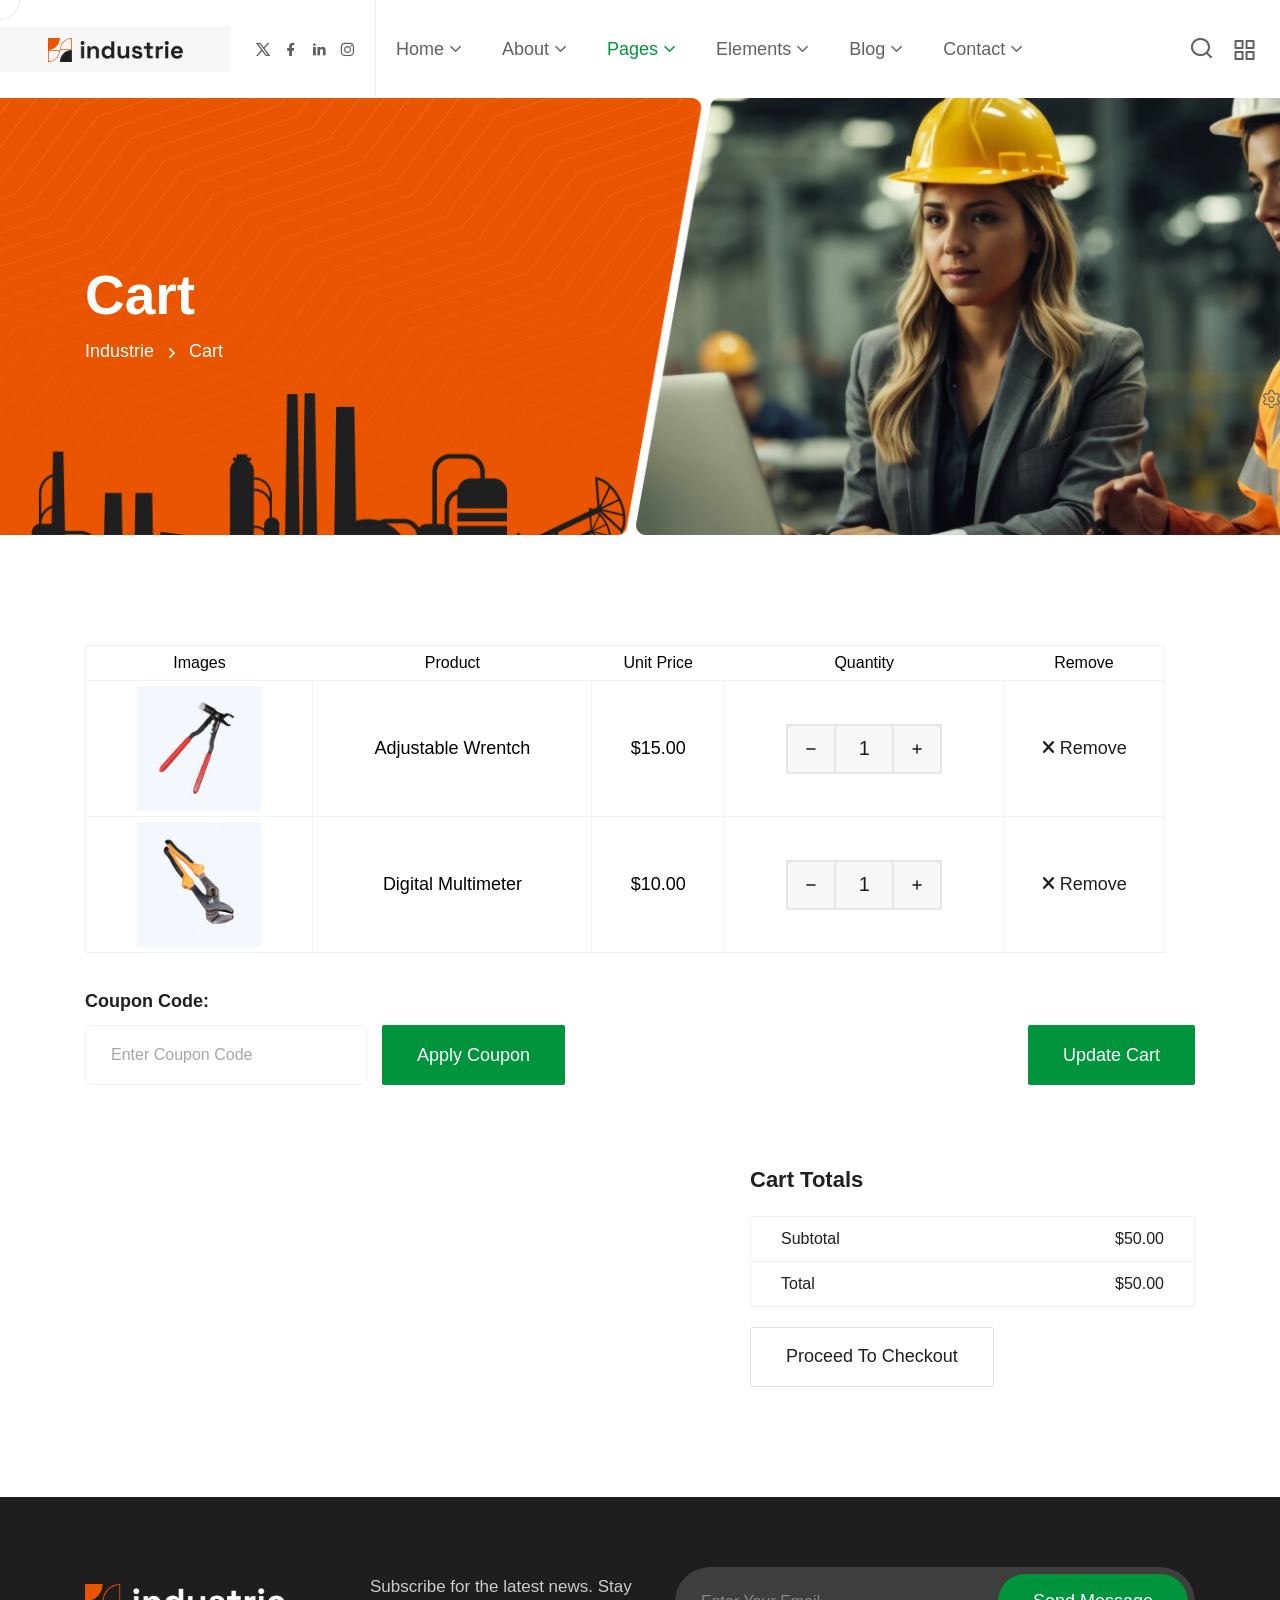
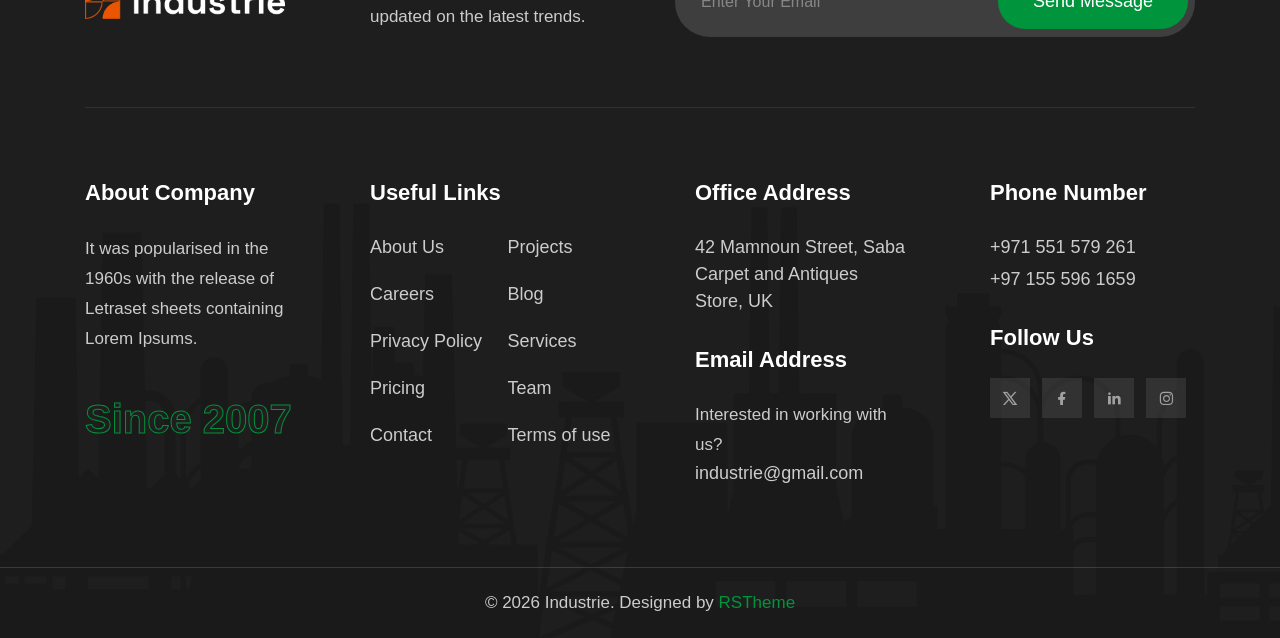
<file: cart.html>
<!doctype html>
<html class="no-js" lang="zxx">


<!-- Mirrored from industrie.rstheme.com/html/cart.html by HTTrack Website Copier/3.x [XR&CO'2014], Sat, 26 Apr 2025 08:28:07 GMT -->
<head>
    <meta charset="utf-8">
    <meta http-equiv="x-ua-compatible" content="ie=edge">
    <title>Cart || HTML Template</title>
    <meta name="description" content="">
    <meta name="viewport" content="width=device-width, initial-scale=1">
    <!-- Place favicon.ico in the root directory -->
    <link rel="shortcut icon" type="image/x-icon" href="assets/images/favicon.png">
    <!-- CSS here -->
    <link rel="stylesheet" href="assets/css/vendor/bootstrap.min.css">
    <link rel="stylesheet" href="assets/css/vendor/animate.min.css">
    <link rel="stylesheet" href="assets/css/plugins/swiper.min.css">
    <link rel="stylesheet" href="assets/css/plugins/nice-select.css">
    <link rel="stylesheet" href="assets/css/plugins/nouislider.min.css">
    <link rel="stylesheet" href="assets/css/vendor/magnific-popup.css">
    <link rel="stylesheet" href="assets/css/vendor/odometer.min.css">
    <link rel="stylesheet" href="assets/css/vendor/fontawesome-pro.css">
    <link rel="stylesheet" href="assets/css/vendor/spacing.css">
    <link rel="stylesheet" href="assets/css/vendor/remixicon.css">
    <link rel="stylesheet" href="assets/css/main.css">
</head>

<body class="rs-smoother-yes rtl">

    <!-- preloader start -->
    <div id="pre-load">
        <div id="loader" class="loader">
            <div class="loader-container">
                <div class="loader-icon"><img src="assets/images/favicon.png" alt=""></div>
            </div>
        </div>
    </div>
    <!-- preloader end -->

    <!-- preloader start -->

    <div id="rs-mouse">
        <div id="cursor-ball"></div>
    </div>

    <!-- preloader end -->

    <!-- Header area start -->
    <header>
        <div class="rs-header-area rs-header-one" id="header-sticky">
            <div class="container-fluid g-0">
                <div class="rs-header-inner">
                    <div class="rs-header-left">
                        <div class="rs-header-logo-wrapper">
                            <div class="rs-header-logo">
                                <a href="index.html"><img src="assets/images/logo/logo-orange.png" alt="logo"></a>
                            </div>
                        </div>
                    </div>
                    <div class="rs-header-menu">
                        <div class="rs-theme-social has-transparent has-orange">
                            <a href="#"><i class="ri-twitter-x-line"></i></a>
                            <a href="#"><i class="ri-facebook-fill"></i></a>
                            <a href="#"><i class="ri-linkedin-fill"></i></a>
                            <a href="#"><i class="ri-instagram-line"></i></a>
                        </div>
                        <nav id="mobile-menu" class="main-menu">
                            <ul class="multipage-menu">
                                <li class="menu-item-has-children">
                                    <a href="#">Home</a>
                                    <ul class="submenu last-children">
                                        <li class="menu-item-has-children has-arrow">
                                            <a href="#">Multipages</a>
                                            <ul class="submenu">
                                                <li><a href="index.html">Industry</a></li>
                                                <li><a href="red-engineering.html">Red Engineering</a></li>
                                                <li><a href="blue-construction.html">Blue Construction</a></li>
                                                <li><a href="metallurgy.html">Metallurgy</a></li>
                                                <li><a href="orange-construction.html">Orange construction</a></li>
                                                <li><a href="laboratory.html">Laboratory</a></li>
                                                <li><a href="renewable-energy.html">Renewable Energy</a></li>
                                                <li><a href="oil-gas.html">Oil & Gas</a></li>
                                                <li><a href="factory.html">Factory</a></li>
                                                <li><a href="robotic.html">Robotic</a></li>
                                                <li><a href="architecture.html">Architecture</a></li>
                                                <li><a href="manufacturing.html">Manufacturing</a></li>
                                            </ul>
                                        </li>
                                        <li class="menu-item-has-children has-arrow">
                                            <a href="javascript:void(0)">Onepages</a>
                                            <ul class="submenu">
                                                <li><a href="industrie-one-page.html">Industrie Onepage</a></li>
                                                <li><a href="red-engineering-one-page.html">Engineering Onepage</a></li>
                                                <li><a href="blue-construction-one-page.html">Blue Construct Onepage</a></li>
                                                <li><a href="metallurgy-one-page.html">Metallurgy Onepage</a></li>
                                                <li><a href="orange-construction-one-page.html">Construction Onepage</a></li>
                                                <li><a href="laboratory-one-page.html">Laboratory Onepage</a></li>
                                                <li><a href="renewable-energy-one-page.html"> Energy Onepage</a></li>
                                                <li><a href="oil-gas-one-page.html">Oil Gas Onepage</a></li>
                                                <li><a href="factory-one-page.html">Factory Onepage</a></li>
                                                <li><a href="robotic-one-page.html">Robotic Onepage</a></li>
                                                <li><a href="architecture-one-page.html">Architecture Onepage</a></li>
                                                <li><a href="manufacturing-one-page.html">Manufacturing Onepage</a></li>
                                            </ul>
                                        </li>
                                    </ul>
                                </li>
                                <!-- about menu -->
                                <li class="menu-item-has-children">
                                    <a href="about.html">About</a>
                                    <ul class="submenu last-children">
                                        <li>
                                            <a href="about.html">About Us 01</a>
                                        </li>
                                        <li>
                                            <a href="about-two.html">About Us 02</a>
                                        </li>
                                    </ul>
                                </li>
                                <!-- page menu -->
                                <li class="menu-item-has-children">
                                    <a href="javascript:void(0)">Pages</a>
                                    <ul class="submenu last-children">
                                        <li class=" has-arrow">
                                            <a href="javascript:void(0)">Services</a>
                                            <ul class="submenu">
                                                <li><a href="services.html">Services</a></li>
                                                <li><a href="services-details.html">Services Details</a></li>
                                            </ul>
                                        </li>
                                        <li class=" has-arrow">
                                            <a href="javascript:void(0)">Team</a>
                                            <ul class="submenu">
                                                <li><a href="team.html">Team</a></li>
                                                <li><a href="team-details.html">Team Details</a></li>
                                            </ul>
                                        </li>
                                        <li class=" has-arrow">
                                            <a href="javascript:void(0)">Project</a>
                                            <ul class="submenu">
                                                <li><a href="portfolio.html">Project</a></li>
                                                <li><a href="portfolio-details.html">Project Details</a></li>
                                            </ul>
                                        </li>
                                        <li>
                                            <a href="pricing.html">Pricing Plan</a>
                                        </li>
                                        <li class=" has-arrow">
                                            <a href="shop.html">Shop</a>
                                            <ul class="submenu">
                                                <li><a href="shop.html">Product</a></li>
                                                <li><a href="shop-details.html">Product Details</a></li>
                                                <li><a href="checkout.html">Checkout</a></li>
                                                <li><a href="cart.html">Cart</a></li>
                                            </ul>
                                        </li>
                                        <li>
                                            <a href="faq.html">Faq</a>
                                        </li>
                                        <li>
                                            <a href="appointment.html">Appointment</a>
                                        </li>
                                    </ul>
                                </li>
                                <!-- elements menu -->
                                <li class="has-mega-menu menu-item-has-children">
                                    <a href="javascript:void(0)">Elements</a>
                                    <ul class="mega-menu mega-grid">
                                        <li>
                                            <a href="#" class="title">Elements Layout</a>
                                            <ul>
                                                <li><a href="elements-features.html">Features</a></li>
                                                <li><a href="elements-advance-tab.html">Advance Tab</a></li>
                                                <li><a href="elements-work-process.html">Work Process</a></li>
                                                <li><a href="elements-counter.html">Counter</a></li>
                                                <li><a href="elements-gsap.html">GSAP</a></li>
                                            </ul>
                                        </li>
                                        <li>
                                            <a href="#" class="title">Elements Layout</a>
                                            <ul>
                                                <li><a href="elements-services.html">Services Box</a></li>
                                                <li><a href="elements-team.html">Team</a></li>
                                                <li><a href="elements-pricing.html">Pricing</a></li>
                                                <li><a href="elements-portfolio.html">Project</a></li>
                                                <li><a href="#">Coming Soon</a></li>
                                            </ul>
                                        </li>
                                        <li>
                                            <a href="#" class="title">Elements Layout</a>
                                            <ul>
                                                <li><a href="elements-services-tab.html">Services Tab</a></li>
                                                <li><a href="elements-testimonial.html">Testimonials</a></li>
                                                <li><a href="elements-brand.html">Partner Logo</a></li>
                                                <li><a href="elements-blog.html">Blog</a></li>
                                                <li><a href="#">Coming Soon</a></li>
                                            </ul>
                                        </li>
                                    </ul>
                                </li>

                                <li class="menu-item-has-children">
                                    <a href="javascript:void(0)">Blog</a>
                                    <ul class="submenu last-children">
                                        <li>
                                            <a href="blog.html">Blog</a>
                                        </li>
                                        <li>
                                            <a href="blog-details.html">Blog Details</a>
                                        </li>
                                    </ul>
                                </li>
                                <li class="menu-item-has-children">
                                    <a href="contact.html">Contact</a>
                                    <ul class="submenu last-children">
                                        <li>
                                            <a href="contact.html">Contact 01</a>
                                        </li>
                                        <li>
                                            <a href="contact-two.html">Contact 02</a>
                                        </li>
                                    </ul>
                                </li>
                            </ul>
                        </nav>
                    </div>
                    <div class="rs-header-right">
                        <!-- search area start -->
                        <div class="rs-header-search-wrapper">
                            <div class="rs-header-search-icon">
                                <i class="ri-close-fill has-close"></i>
                                <i class="ri-search-line has-search"></i>
                            </div>
                            <form class="rs-header-search-inner rs-stickys-form" action="#">
                                <div class="rs-header-search">
                                    <input type="text" placeholder="Searching...">
                                    <button type="submit"><i class="ri-search-line"></i></button>
                                </div>
                            </form>
                        </div>
                        <!-- search area end -->
                        <div class="rs-header-btn">
                            <a class="rs-btn has-theme-orange has-icon has-bg" href="contact.html">Get In Touch
                                <span class="icon-box">
                                <svg class="icon-first" xmlns="http://www.w3.org/2000/svg" viewBox="0 0 32 32">
                                    <path
                                        d="M31.71,15.29l-10-10L20.29,6.71,28.59,15H0v2H28.59l-8.29,8.29,1.41,1.41,10-10A1,1,0,0,0,31.71,15.29Z">
                                    </path>
                                </svg>
                                <svg class="icon-second" xmlns="http://www.w3.org/2000/svg" viewBox="0 0 32 32">
                                    <path
                                        d="M31.71,15.29l-10-10L20.29,6.71,28.59,15H0v2H28.59l-8.29,8.29,1.41,1.41,10-10A1,1,0,0,0,31.71,15.29Z">
                                    </path>
                                </svg>
                            </span>
                            </a>
                        </div>
                        <div class="rs-header-hamburger">
                            <div class="sidebar-toggle">
                                <a class="bar-icon" href="javascript:void(0)">
                                    <svg xmlns="http://www.w3.org/2000/svg" width="21" height="20" viewBox="0 0 21 20" fill="none">
                                        <path d="M8.55566 11H1.55566C1.29045 11 1.03609 11.1054 0.848557 11.2929C0.661021 11.4804 0.555664 11.7348 0.555664 12V19C0.555664 19.2652 0.661021 19.5196 0.848557 19.7071C1.03609 19.8946 1.29045 20 1.55566 20H8.55566C8.82088 20 9.07523 19.8946 9.26277 19.7071C9.45031 19.5196 9.55566 19.2652 9.55566 19V12C9.55566 11.7348 9.45031 11.4804 9.26277 11.2929C9.07523 11.1054 8.82088 11 8.55566 11ZM7.55566 18H2.55566V13H7.55566V18ZM19.5557 0H12.5557C12.2904 0 12.0361 0.105357 11.8486 0.292893C11.661 0.48043 11.5557 0.734784 11.5557 1V8C11.5557 8.26522 11.661 8.51957 11.8486 8.70711C12.0361 8.89464 12.2904 9 12.5557 9H19.5557C19.8209 9 20.0752 8.89464 20.2628 8.70711C20.4503 8.51957 20.5557 8.26522 20.5557 8V1C20.5557 0.734784 20.4503 0.48043 20.2628 0.292893C20.0752 0.105357 19.8209 0 19.5557 0ZM18.5557 7H13.5557V2H18.5557V7ZM19.5557 11H12.5557C12.2904 11 12.0361 11.1054 11.8486 11.2929C11.661 11.4804 11.5557 11.7348 11.5557 12V19C11.5557 19.2652 11.661 19.5196 11.8486 19.7071C12.0361 19.8946 12.2904 20 12.5557 20H19.5557C19.8209 20 20.0752 19.8946 20.2628 19.7071C20.4503 19.5196 20.5557 19.2652 20.5557 19V12C20.5557 11.7348 20.4503 11.4804 20.2628 11.2929C20.0752 11.1054 19.8209 11 19.5557 11ZM18.5557 18H13.5557V13H18.5557V18ZM8.55566 0H1.55566C1.29045 0 1.03609 0.105357 0.848557 0.292893C0.661021 0.48043 0.555664 0.734784 0.555664 1V8C0.555664 8.26522 0.661021 8.51957 0.848557 8.70711C1.03609 8.89464 1.29045 9 1.55566 9H8.55566C8.82088 9 9.07523 8.89464 9.26277 8.70711C9.45031 8.51957 9.55566 8.26522 9.55566 8V1C9.55566 0.734784 9.45031 0.48043 9.26277 0.292893C9.07523 0.105357 8.82088 0 8.55566 0ZM7.55566 7H2.55566V2H7.55566V7Z" fill="#616161"></path>
                                    </svg>
                                </a>
                            </div>
                        </div>
                    </div>
                </div>
            </div>
        </div>
    </header>
    <!-- Header area end -->

    <!-- Offcanvas area start -->
    <div class="fix">
        <div class="offcanvas-area" data-lenis-prevent>
            <div class="offcanvas-wrapper">
                <div class="offcanvas-content">
                    <div class="offcanvas-top d-flex justify-content-between align-items-center mb-20">
                        <div class="offcanvas-logo">
                            <a class="logo-black" href="index.html"><img src="assets/images/logo/logo-orange.png" alt="logo"></a>
                        </div>
                        <div class="offcanvas-close">
                            <button class="offcanvas-close-icon animation--flip">
                                <span class="offcanvas-m-lines">
                                <span class="offcanvas-m-line line--1"></span><span
                                    class="offcanvas-m-line line--2"></span><span
                                    class="offcanvas-m-line line--3"></span>
                                </span>
                            </button>
                        </div>
                    </div>
                    <div class="offcanvas-about mb-30 d-none d-sm-block">
                        <p> Industrie is a modern factory website. specifically designed for who need construction,
                            firms, oil, architecture and any other small business.
                        </p>
                    </div>
                    <div class="offcanvas-gallery d-none d-sm-block">
                        <div class="offcanvas-gallery-thumb-wrapper">
                            <div class="offcanvas-popup-thumb">
                                <a class="popup-image" href="assets/images/gallery/gallery-thumb-01.png">
                                    <img src="assets/images/gallery/gallery-thumb-01.png" alt="image">
                                </a>
                            </div>
                            <div class="offcanvas-popup-thumb">
                                <a class="popup-image" href="assets/images/gallery/gallery-thumb-02.png">
                                    <img src="assets/images/gallery/gallery-thumb-02.png" alt="image">
                                </a>
                            </div>
                            <div class="offcanvas-popup-thumb">
                                <a class="popup-image" href="assets/images/gallery/gallery-thumb-03.png">
                                    <img src="assets/images/gallery/gallery-thumb-03.png" alt="image">
                                </a>
                            </div>
                            <div class="offcanvas-popup-thumb">
                                <a class="popup-image" href="assets/images/gallery/gallery-thumb-04.png">
                                    <img src="assets/images/gallery/gallery-thumb-04.png" alt="image">
                                </a>
                            </div>
                            <div class="offcanvas-popup-thumb">
                                <a class="popup-image" href="assets/images/gallery/gallery-thumb-05.png">
                                    <img src="assets/images/gallery/gallery-thumb-05.png" alt="image">
                                </a>
                            </div>
                            <div class="offcanvas-popup-thumb">
                                <a class="popup-image" href="assets/images/gallery/gallery-thumb-01.png">
                                    <img src="assets/images/gallery/gallery-thumb-01.png" alt="image">
                                </a>
                            </div>
                        </div>
                    </div>
                    <div class="mobile-menu">
                        <div class="rs-offcanvas-menu mb-25">
                            <nav></nav>
                        </div>
                    </div>
                    <div class="offcanvas-contact mb-30">
                        <h4 class="offcanvas-title-meta">Contact Info</h4>
                        <ul>
                            <li class="d-flex align-items-center gap-15">
                                <div class="offcanvas-contact-icon">
                                    <svg xmlns="http://www.w3.org/2000/svg" width="14" height="18" viewBox="0 0 14 18" fill="none">
                                        <path d="M11.8768 9.68475C11.3059 10.835 10.5331 11.9818 9.74128 13.0109C8.95198 14.0368 8.15999 14.9249 7.5643 15.5572C7.48514 15.6412 7.40956 15.7206 7.33802 15.7951C7.26648 15.7206 7.1909 15.6412 7.11174 15.5572C6.51605 14.9249 5.72406 14.0368 4.93476 13.0109C4.14299 11.9818 3.37019 10.835 2.79925 9.68475C2.22242 8.52266 1.89032 7.43373 1.89032 6.5C1.89032 3.50846 4.32934 1.08333 7.33802 1.08333C10.3467 1.08333 12.7857 3.50846 12.7857 6.5C12.7857 7.43373 12.4536 8.52266 11.8768 9.68475ZM7.33802 17.3333C7.33802 17.3333 13.8753 11.1732 13.8753 6.5C13.8753 2.91015 10.9484 0 7.33802 0C3.7276 0 0.800781 2.91015 0.800781 6.5C0.800781 11.1732 7.33802 17.3333 7.33802 17.3333Z" fill="#6D6D6D"></path>
                                        <path d="M7.33802 8.66667C6.13455 8.66667 5.15894 7.69662 5.15894 6.5C5.15894 5.30338 6.13455 4.33333 7.33802 4.33333C8.54149 4.33333 9.5171 5.30338 9.5171 6.5C9.5171 7.69662 8.54149 8.66667 7.33802 8.66667ZM7.33802 9.75C9.14323 9.75 10.6066 8.29492 10.6066 6.5C10.6066 4.70507 9.14323 3.25 7.33802 3.25C5.53281 3.25 4.0694 4.70507 4.0694 6.5C4.0694 8.29492 5.53281 9.75 7.33802 9.75Z" fill="#6D6D6D"></path>
                                    </svg>
                                </div>
                                <div class="offcanvas-contact-text">
                                    <a href="#"> 2096 New Market, New Road <br>
                                    North Carolina, USA </a>
                                </div>
                            </li>
                            <li class="d-flex align-items-center gap-15">
                                <div class="offcanvas-contact-icon">
                                    <svg xmlns="http://www.w3.org/2000/svg" width="16" height="16" viewBox="0 0 16 16" fill="none">
                                        <path d="M3.65387 1.32849C3.40343 1.00649 2.92745 0.976861 2.639 1.26531L1.60508 2.29923C1.1216 2.78271 0.94387 3.46766 1.1551 4.06847C2.00338 6.48124 3.39215 8.74671 5.32272 10.6773C7.25329 12.6078 9.51876 13.9966 11.9315 14.8449C12.5323 15.0561 13.2173 14.8784 13.7008 14.3949L14.7347 13.361C15.0231 13.0726 14.9935 12.5966 14.6715 12.3461L12.3653 10.5524C12.2008 10.4245 11.9866 10.3793 11.7845 10.4298L9.59541 10.9771C9.00082 11.1257 8.37183 10.9515 7.93845 10.5181L5.48187 8.06155C5.04849 7.62817 4.87427 6.99919 5.02292 6.40459L5.57019 4.21553C5.62073 4.01336 5.57552 3.79918 5.44758 3.63468L3.65387 1.32849ZM1.88477 0.511076C2.62689 -0.231039 3.8515 -0.154797 4.49583 0.673634L6.28954 2.97983C6.6187 3.40304 6.73502 3.95409 6.60498 4.47423L6.05772 6.66329C5.99994 6.8944 6.06766 7.13888 6.2361 7.30732L8.69268 9.7639C8.86113 9.93235 9.1056 10.0001 9.33671 9.94229L11.5258 9.39502C12.0459 9.26499 12.597 9.3813 13.0202 9.71047L15.3264 11.5042C16.1548 12.1485 16.231 13.3731 15.4889 14.1152L14.455 15.1492C13.7153 15.8889 12.6089 16.2137 11.5778 15.8512C9.01754 14.9511 6.61438 13.4774 4.56849 11.4315C2.5226 9.38562 1.04895 6.98246 0.148838 4.42225C-0.213682 3.39112 0.11113 2.28472 0.85085 1.545L1.88477 0.511076Z" fill="#6D6D6D"></path>
                                        <path d="M11 0.5C11 0.223858 11.2239 0 11.5 0H15.5C15.7761 0 16 0.223858 16 0.5V4.5C16 4.77614 15.7761 5 15.5 5C15.2239 5 15 4.77614 15 4.5V1.70711L10.8536 5.85355C10.6583 6.04882 10.3417 6.04882 10.1464 5.85355C9.95118 5.65829 9.95118 5.34171 10.1464 5.14645L14.2929 1H11.5C11.2239 1 11 0.776142 11 0.5Z" fill="#6D6D6D"></path>
                                    </svg>
                                </div>
                                <div class="offcanvas-contact-text">
                                    <a href="tel:+12346691234"> +123-4669-1234 </a>
                                </div>
                            </li>
                            <li class="d-flex align-items-center gap-15">
                                <div class="offcanvas-contact-icon">
                                    <svg xmlns="http://www.w3.org/2000/svg" width="16" height="16" viewBox="0 0 16 16" fill="none">
                                        <path d="M2 2C0.895431 2 0 2.89543 0 4V12L2.58386e-05 12.0103C0.00555998 13.1101 0.898859 14 2 14H7.5C7.77614 14 8 13.7761 8 13.5C8 13.2239 7.77614 13 7.5 13H2C1.53715 13 1.14774 12.6855 1.03376 12.2586L6.67417 8.7876L8 9.5831L15 5.3831V8.5C15 8.77614 15.2239 9 15.5 9C15.7761 9 16 8.77614 16 8.5V4C16 2.89543 15.1046 2 14 2H2ZM5.70808 8.20794L1 11.1052V5.3831L5.70808 8.20794ZM1 4.2169V4C1 3.44772 1.44772 3 2 3H14C14.5523 3 15 3.44772 15 4V4.2169L8 8.4169L1 4.2169Z" fill="#6D6D6D"></path>
                                        <path d="M14.2467 14.2686C15.2567 14.2686 15.8339 13.4116 15.8339 12.2442V12.0344C15.8339 10.4297 14.6402 9 12.5197 9H12.4847C10.421 9 9 10.3598 9 12.4322V12.6465C9 14.8195 10.4385 16 12.3579 16H12.4016C12.9963 16 13.4204 15.9257 13.639 15.8251V15.0949C13.3941 15.2042 12.9656 15.2742 12.4585 15.2742H12.4147C11.0812 15.2742 9.84385 14.4872 9.84385 12.6202V12.4628C9.84385 10.8057 10.9019 9.73891 12.4847 9.73891H12.524C14.0587 9.73891 15.0075 10.7883 15.0075 12.065V12.183C15.0075 13.158 14.6839 13.5734 14.3691 13.5734C14.1374 13.5734 13.9582 13.4247 13.9582 13.1537V10.9631H13.0531V11.5315H13.0225C12.9394 11.2342 12.6552 10.9019 12.0693 10.9019C11.2911 10.9019 10.8101 11.4572 10.8101 12.3011V12.8301C10.8101 13.722 11.2998 14.2642 12.0693 14.2642C12.5415 14.2642 12.9656 14.0369 13.0837 13.6215H13.1274C13.2455 14.0412 13.7439 14.2686 14.2467 14.2686ZM11.7939 12.6814V12.4541C11.7939 11.9076 12.0212 11.6627 12.3666 11.6627C12.664 11.6627 12.9394 11.8551 12.9394 12.371V12.7383C12.9394 13.3111 12.6858 13.4816 12.3754 13.4816C12.0212 13.4816 11.7939 13.2673 11.7939 12.6814Z" fill="#6D6D6D"></path>
                                    </svg>
                                </div>
                                <div class="offcanvas-contact-text">
                                    <a href="mailto:info@gmail.com">info@gmail.com</a>
                                </div>
                            </li>
                        </ul>
                    </div>
                    <div class="offcanvas-social">
                        <h4 class="offcanvas-title-meta">Subscribe & Follow</h4>
                        <ul>
                            <li><a href="#"><i class="fab fa-facebook-f"></i></a></li>
                            <li><a href="#"><i class="fab fa-twitter"></i></a></li>
                            <li><a href="#"><i class="fab fa-youtube"></i></a></li>
                            <li><a href="#"><i class="fab fa-linkedin"></i></a></li>
                        </ul>
                    </div>
                </div>
            </div>
        </div>
    </div>
    <div class="offcanvas-overlay"></div>
    <div class="offcanvas-overlay-white"></div>
    <!-- Offcanvas area start -->

    <!-- Body main wrapper start -->
    <main>

        <!-- breadcrumb area start -->
        <section class="rs-breadcrumb-area rs-breadcrumb-one p-relative">
            <div class="rs-breadcrumb-bg" data-background="assets/images/bg/breadcrumb-bg-01.png"></div>
            <div class="container">
                <div class="row">
                    <div class="col-xxl-6 col-xl-8 col-lg-8">
                        <div class="rs-breadcrumb-content-wrapper">
                            <div class="rs-breadcrumb-title-wrapper">
                                <h1 class="rs-breadcrumb-title">Cart</h1>
                            </div>
                            <div class="rs-breadcrumb-menu">
                                <nav>
                                    <ul>
                                        <li><span><a href="index.html">Industrie</a></span></li>
                                        <li><span>Cart</span></li>
                                    </ul>
                                </nav>
                            </div>
                        </div>
                    </div>
                </div>
            </div>
        </section>
        <!-- breadcrumb area end -->

        <!-- Cart-area area start -->
        <section class="rs-cart-area section-space">
            <div class="container">
                <div class="row">
                    <div class="col-xl-12">
                        <div class="rs-cart-list mb-25 mr-30">
                            <div class="shop-table-content table-responsive">
                                <table class="table table-bordered">
                                    <thead>
                                        <tr>
                                            <th>Images</th>
                                            <th>Product</th>
                                            <th>Unit Price</th>
                                            <th>Quantity</th>
                                            <th>Remove</th>
                                        </tr>
                                    </thead>
                                    <tbody>
                                        <tr>
                                            <td class="product-thumbnail"><a href="product-details.html"><img src="assets/images/shop/shop-thumb-01.png" alt="img"></a></td>
                                            <td><a href="product-details.html">Adjustable Wrentch</a></td>
                                            <td>$15.00</td>
                                            <td>
                                                <div class="rs-product-quantity">
                                                    <span class="rs-cart-minus">
                                       <svg width="10" height="2" viewBox="0 0 10 2" fill="none"
                                          xmlns="http://www.w3.org/2000/svg">
                                          <path d="M1 1H9" stroke="currentColor" stroke-width="1.5"
                                             stroke-linecap="round" stroke-linejoin="round"></path>
                                       </svg>
                                    </span>
                                                    <input class="rs-cart-input" type="text" value="1">
                                                    <span class="rs-cart-plus">
                                       <svg width="10" height="10" viewBox="0 0 10 10" fill="none"
                                          xmlns="http://www.w3.org/2000/svg">
                                          <path d="M5 1V9" stroke="currentColor" stroke-width="1.5"
                                             stroke-linecap="round" stroke-linejoin="round"></path>
                                          <path d="M1 5H9" stroke="currentColor" stroke-width="1.5"
                                             stroke-linecap="round" stroke-linejoin="round"></path>
                                       </svg>
                                    </span>
                                                </div>
                                            </td>
                                            <td>
                                                <button class="removeRow"><i class="fa fa-times"></i> Remove</button>
                                            </td>
                                        </tr>
                                        <tr>
                                            <td class="product-thumbnail"><a href="product-details.html"><img src="assets/images/shop/shop-thumb-02.png" alt="img"></a></td>
                                            <td><a href="product-details.html">Digital Multimeter</a></td>
                                            <td>$10.00</td>
                                            <td>
                                                <div class="rs-product-quantity">
                                                    <span class="rs-cart-minus">
                                       <svg width="10" height="2" viewBox="0 0 10 2" fill="none"
                                          xmlns="http://www.w3.org/2000/svg">
                                          <path d="M1 1H9" stroke="currentColor" stroke-width="1.5"
                                             stroke-linecap="round" stroke-linejoin="round"></path>
                                       </svg>
                                    </span>
                                                    <input class="rs-cart-input" type="text" value="1">
                                                    <span class="rs-cart-plus">
                                       <svg width="10" height="10" viewBox="0 0 10 10" fill="none"
                                          xmlns="http://www.w3.org/2000/svg">
                                          <path d="M5 1V9" stroke="currentColor" stroke-width="1.5"
                                             stroke-linecap="round" stroke-linejoin="round"></path>
                                          <path d="M1 5H9" stroke="currentColor" stroke-width="1.5"
                                             stroke-linecap="round" stroke-linejoin="round"></path>
                                       </svg>
                                    </span>
                                                </div>
                                            </td>
                                            <td>
                                                <button class="removeRow"><i class="fa fa-times"></i> Remove</button>
                                            </td>
                                        </tr>
                                    </tbody>
                                </table>
                            </div>
                        </div>
                        <div class="rs-cart-bottom">
                            <div class="row align-items-end g-5">
                                <div class="col-xl-7 col-md-8">
                                    <div class="rs-cart-coupon">
                                        <form action="#">
                                            <div class="rs-cart-coupon-input-box">
                                                <label>Coupon Code:</label>
                                                <div class="rs-cart-coupon-input d-flex flex-wrap gap-15 align-items-center">
                                                    <input type="text" placeholder="Enter Coupon Code">
                                                    <button type="submit" class="rs-btn has-theme-orange">Apply Coupon
                                                    </button>
                                                </div>
                                            </div>
                                        </form>
                                    </div>
                                </div>
                                <div class="col-xl-5 col-md-4">
                                    <div class="rs-cart-update text-md-end">
                                        <button type="submit" class="rs-btn has-theme-orange">Update Cart</button>
                                    </div>
                                </div>
                            </div>
                        </div>
                    </div>
                </div>
                <div class="row justify-content-end">
                    <div class="col-md-5">
                        <div class="cart-page-total">
                            <h5>Cart Totals</h5>
                            <ul class="mb-20">
                                <li>Subtotal <span>$50.00</span></li>
                                <li>Total <span>$50.00</span></li>
                            </ul>
                            <a class="rs-btn has-bg-transparent" href="checkout.html">Proceed to checkout</a>
                        </div>
                    </div>
                </div>
            </div>
        </section>
        <!-- Cart-area area end -->

    </main>
    <!-- Body main wrapper end -->

    <div class="rs-footer-bg-thumb-wrapper has-theme-orange">
        <div class="rs-footer-bg-thumb" data-background="assets/images/bg/footer-bg-02.png"></div>

        <!-- subscribe area start -->
        <div class="rs-subscribe-area rs-subscribe-one has-theme-orange">
            <div class="container">
                <div class="rs-subscribe-wrapper">
                    <div class="row g-5 align-items-center">
                        <div class="col-xl-3 col-lg-3">
                            <div class="rs-subscribe-logo">
                                <img src="assets/images/logo/logo-orange-white.png" alt="image">
                            </div>
                        </div>
                        <div class="col-xl-9 col-lg-9">
                            <div class="rs-subscribe-content">
                                <div class="rs-subscribe-text">
                                    <p>
                                        Subscribe for the latest news. Stay updated on the latest trends.
                                    </p>
                                </div>
                                <div class="rs-subscribe-input">
                                    <input id="name" name="name" type="text" placeholder="Enter Your Email">
                                    <button type="submit" class="rs-btn has-theme-orange">Send Message</button>
                                </div>
                            </div>
                        </div>
                    </div>
                </div>
            </div>
        </div>
        <!-- subscribe area end -->

        <!-- Body main wrapper end -->

        <!-- footer area start -->
        <footer>
            <div class="rs-footer-area rs-footer-two has-theme-orange">
                <div class="container">
                    <div class="rs-footer-top">
                        <div class="row g-5">
                            <div class="col-xxl-3 col-xl-3 col-lg-3 col-md-4 col-sm-6">
                                <div class="rs-footer-widget footer-2-col-1">
                                    <h5 class="rs-footer-widget-title">About Company</h5>
                                    <div class="rs-footer-widget-content">
                                        <p class="rs-footer-widget-description">
                                            It was popularised in the 1960s with the release of Letraset sheets containing Lorem
                                            Ipsums.
                                        </p>
                                        <div class="rs-footer-widget-stroke-text">
                                            <h3 class="rs-footer-stroke-text has-theme-orange">Since 2007</h3>
                                        </div>
                                    </div>
                                </div>
                            </div>
                            <div class="col-xxl-3 col-xl-3 col-lg-3 col-md-4 col-sm-6">
                                <div class="rs-footer-widget footer-2-col-2">
                                    <h5 class="rs-footer-widget-title">Useful Links</h5>
                                    <div class="rs-footer-widget-content">
                                        <div class="rs-footer-widget-links has-theme-orange">
                                            <ul>
                                                <li> <a href="#">About Us</a> </li>
                                                <li><a href="#">Projects</a></li>
                                                <li><a href="#">Careers</a></li>
                                                <li><a href="#">Blog</a></li>
                                                <li><a href="#">Privacy Policy</a></li>
                                                <li><a href="#">Services</a></li>
                                                <li><a href="#">Pricing</a></li>
                                                <li><a href="#">Team</a></li>
                                                <li><a href="#">Contact</a></li>
                                                <li><a href="#">Terms of use</a></li>
                                            </ul>
                                        </div>
                                    </div>
                                </div>
                            </div>
                            <div class="col-xxl-3 col-xl-3 col-lg-3 col-md-4 col-sm-6">
                                <div class="rs-footer-widget footer-2-col-3">
                                    <h5 class="rs-footer-widget-title">Office Address</h5>
                                    <div class="rs-footer-widget-content">
                                        <div class="rs-footer-widget-meta">
                                            <div class="rs-footer-widget-address">
                                                <a target="_blank" href="https://www.google.com/maps">42 Mamnoun Street, Saba Carpet
                                                    and Antiques Store, UK</a>
                                            </div>
                                            <h5 class="rs-footer-widget-title">Email Address</h5>
                                            <p> Interested in working with us?</p>
                                            <div class="rs-footer-widget-email">
                                                <a href="mailto:industrie@gmail.com">industrie@gmail.com</a>
                                            </div>
                                        </div>
                                    </div>
                                </div>
                            </div>
                            <div class="col-xxl-3 col-xl-3 col-lg-3 col-md-4 col-sm-6">
                                <div class="rs-footer-widget footer-2-col-4">
                                    <h5 class="rs-footer-widget-title">Phone Number</h5>
                                    <div class="rs-footer-widget-content">
                                        <div class="rs-footer-widget-contact-info">
                                            <div class="rs-footer-widget-number">
                                                <span>
                                       <a href="tel:971551579261">+971 551 579 261</a>
                                    </span>
                                                <span>
                                       <a href="tel:971551579261">+97 155 596 1659</a>
                                    </span>
                                            </div>
                                        </div>
                                        <h5 class="rs-footer-widget-title">Follow Us</h5>
                                        <div class="rs-footer-widget-social">
                                            <div class="rs-theme-social has-theme-orange">
                                                <a href="#"><i class="ri-twitter-x-line"></i></a>
                                                <a href="#"><i class="ri-facebook-fill"></i></a>
                                                <a href="#"><i class="ri-linkedin-fill"></i></a>
                                                <a href="#"><i class="ri-instagram-line"></i></a>
                                            </div>
                                        </div>
                                    </div>
                                </div>
                            </div>
                        </div>
                    </div>
                </div>
                <div class="rs-footer-copyright-area rs-copyright-one">
                    <div class="container">
                        <div class="row justify-content-center">
                            <div class="col-xl-12">
                                <div class="rs-footer-copyright has-theme-orange text-center">
                                    <p class="underline">© <span id="year">2025</span> Industrie. Designed by <a href="https://rstheme.com/">RSTheme</a></p>
                                </div>
                            </div>
                        </div>
                    </div>
                </div>
            </div>
        </footer>
        <!-- footer area end -->

    </div>


    <!-- back to top -->
    <!-- Backtotop start -->
    <div class="backtotop-wrap cursor-pointer">
        <svg class="backtotop-circle svg-content" width="100%" height="100%" viewBox="-1 -1 102 102">
            <path d="M50,1 a49,49 0 0,1 0,98 a49,49 0 0,1 0,-98" />
        </svg>
    </div>
    <!-- Backtotop end -->

    <!-- JS here -->
    <script src="assets/js/vendor/jquery-3.7.1.min.js"></script>
    <script src="assets/js/plugins/waypoints.min.js"></script>
    <script src="assets/js/vendor/bootstrap.bundle.min.js"></script>
    <script src="assets/js/plugins/meanmenu.min.js"></script>
    <script src="assets/js/plugins/swiper.min.js"></script>
    <script src="assets/js/plugins/wow.min.js"></script>
    <script src="assets/js/vendor/magnific-popup.min.js"></script>
    <script src="assets/js/vendor/isotope.pkgd.min.js"></script>
    <script src="assets/js/vendor/imagesloaded.pkgd.min.js"></script>
    <script src="assets/js/plugins/nice-select.min.js"></script>
    <script src="assets/js/plugins/jarallax.min.js"></script>
    <script src="assets/js/vendor/ajax-form.js"></script>
    <script src="assets/js/plugins/easypie.js"></script>
    <script src="assets/js/plugins/headding-title.js"></script>
    <script src="assets/js/plugins/lenis.min.js"></script>
    <script src="assets/js/plugins/gsap.min.js"></script>
    <script src="assets/js/plugins/rs-anim-int.js"></script>
    <script src="assets/js/plugins/rs-scroll-trigger.min.js"></script>
    <script src="assets/js/plugins/rs-splitText.min.js"></script>
    <script src="assets/js/plugins/jquery.lettering.js"></script>
    <script src="assets/js/plugins/parallax-effect.min.js"></script>
    <script src="assets/js/plugins/jquery.appear.min.js"></script>
    <script src="assets/js/plugins/marquee.min.js"></script>
    <script src="assets/js/plugins/chart.umd.min.js"></script>
    <script src="assets/js/plugins/nouislider.min.js"></script>
    <script src="assets/js/vendor/purecounter.js"></script>
    <script src="assets/js/vendor/odometer.min.js"></script>
    <script src="assets/js/main.js"></script>
</body>


<!-- Mirrored from industrie.rstheme.com/html/cart.html by HTTrack Website Copier/3.x [XR&CO'2014], Sat, 26 Apr 2025 08:28:08 GMT -->
</html>
</file>
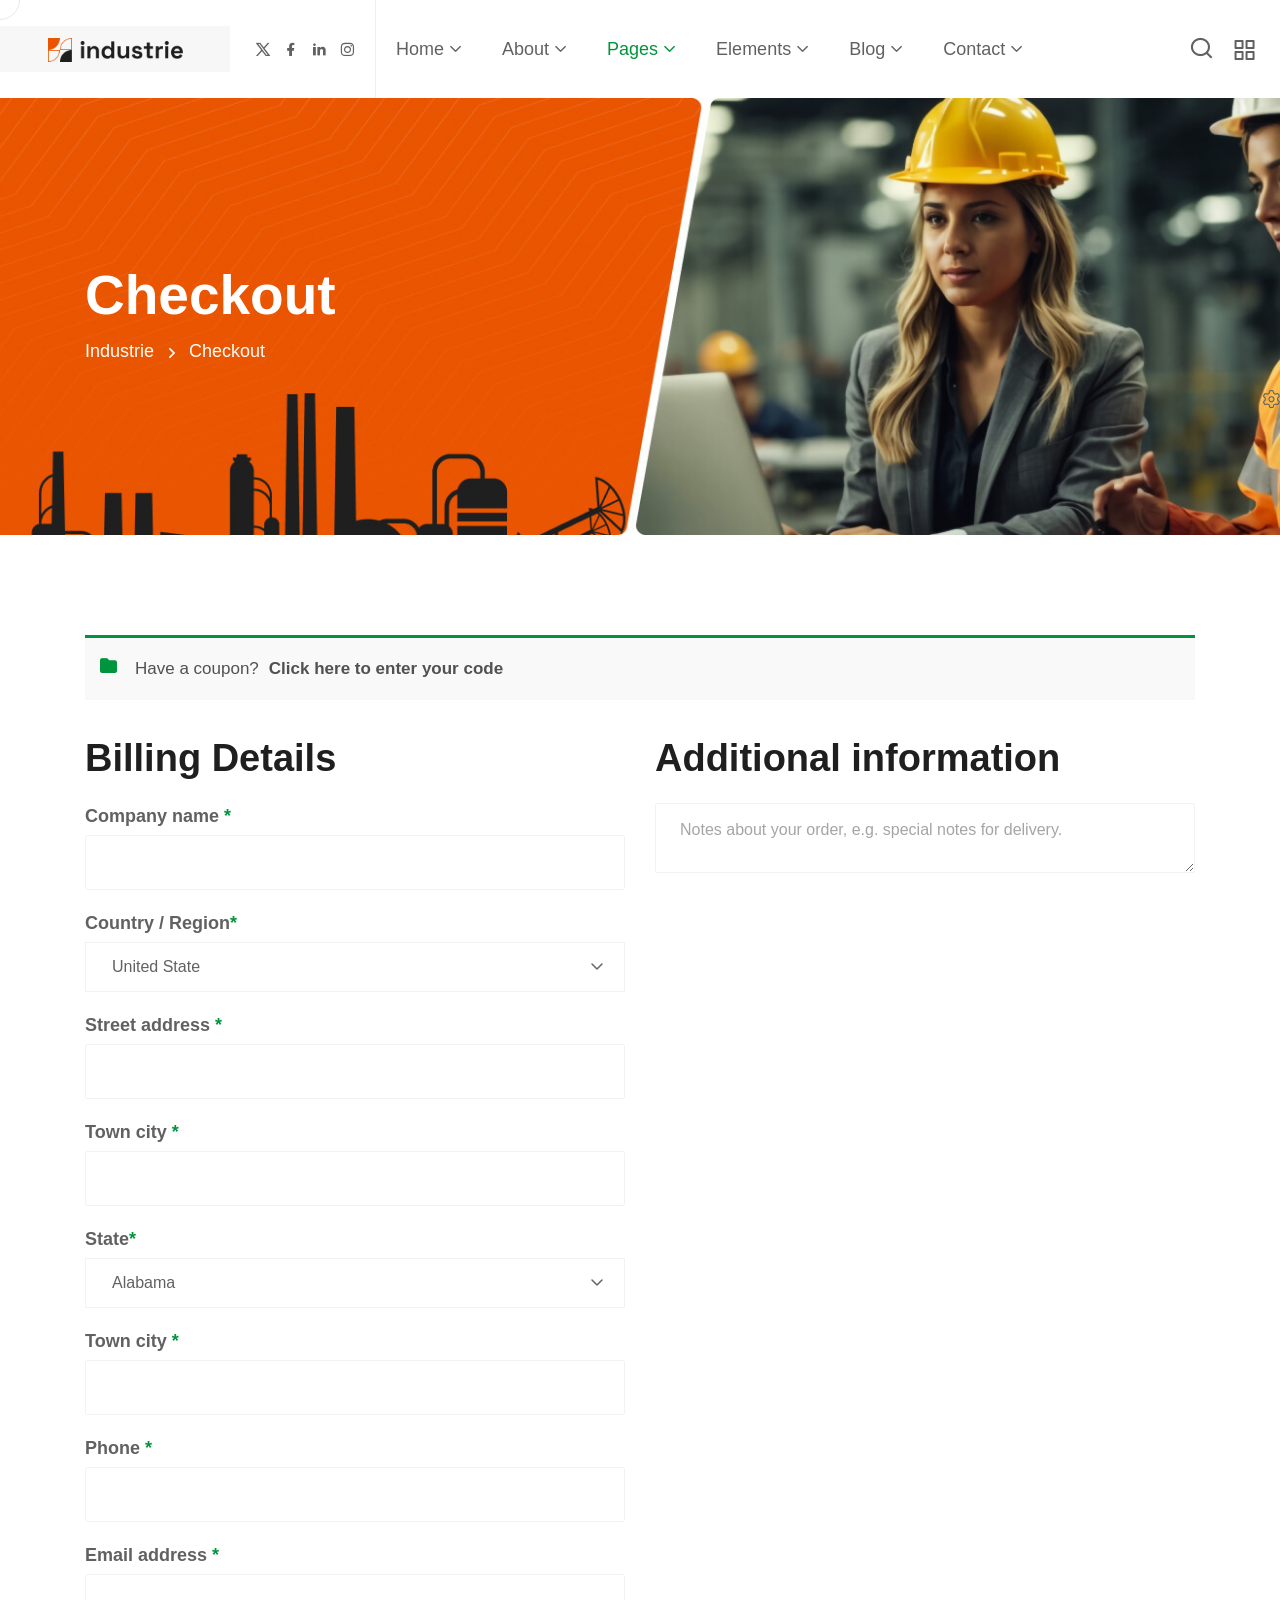
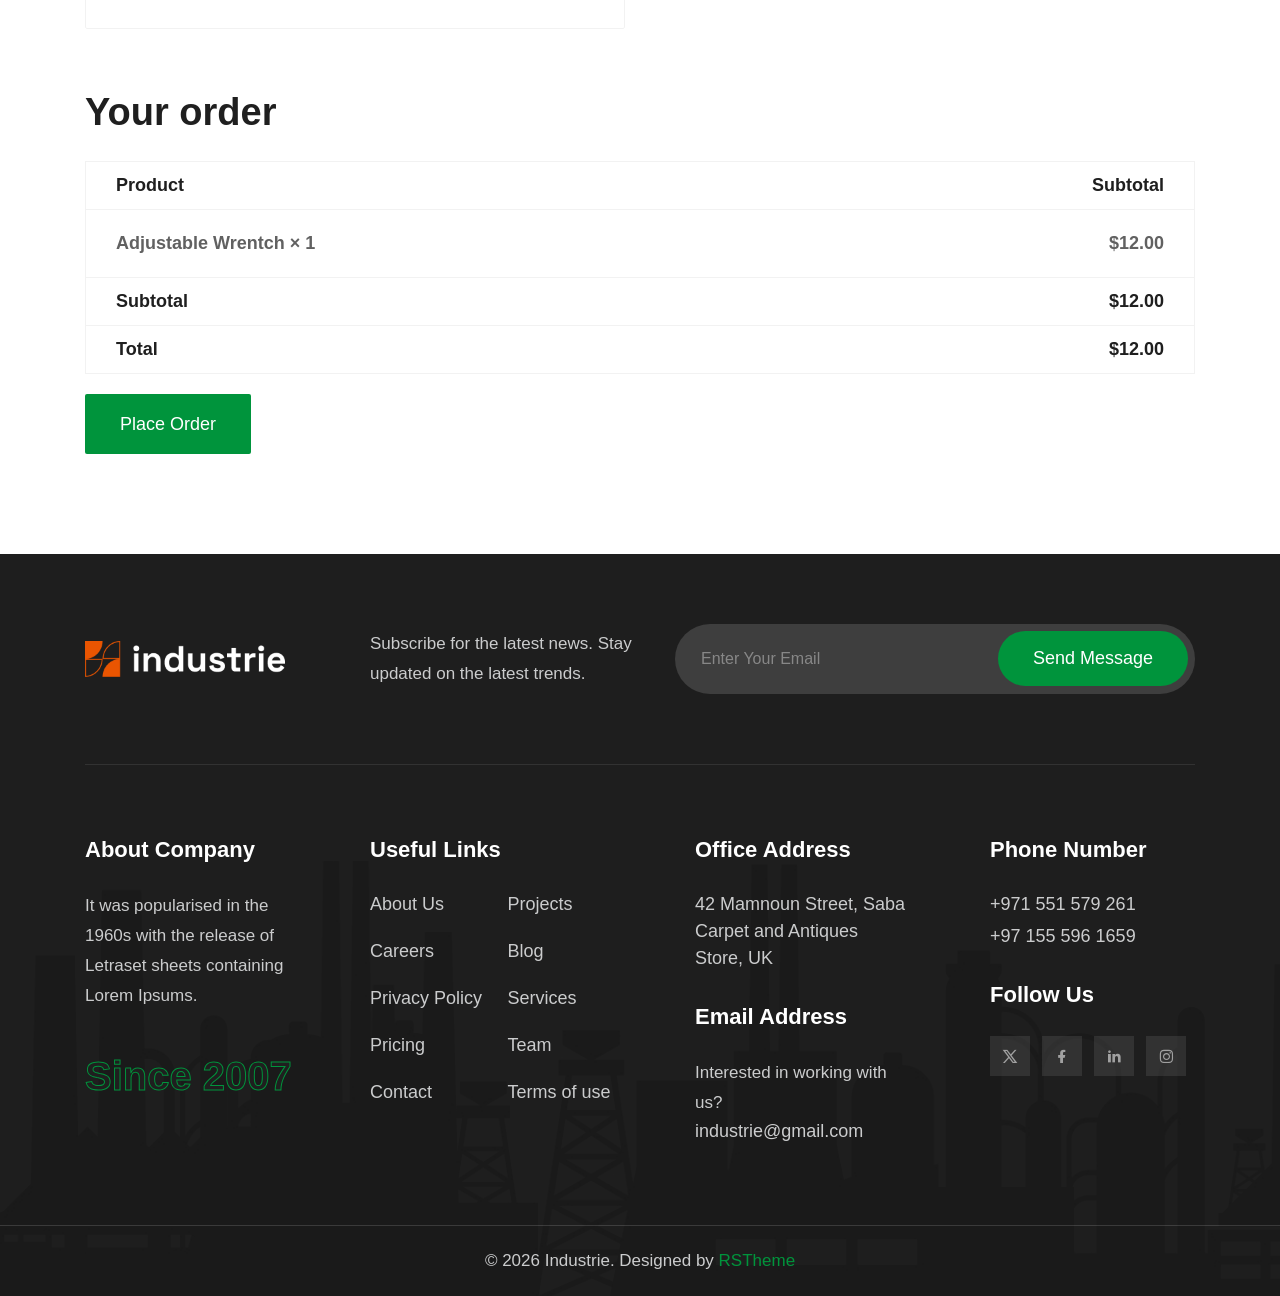
<file: checkout.html>
<!doctype html>
<html class="no-js" lang="zxx">


<!-- Mirrored from industrie.rstheme.com/html/checkout.html by HTTrack Website Copier/3.x [XR&CO'2014], Sat, 26 Apr 2025 08:28:07 GMT -->
<head>
    <meta charset="utf-8">
    <meta http-equiv="x-ua-compatible" content="ie=edge">
    <title>Checkout || HTML Template</title>
    <meta name="description" content="">
    <meta name="viewport" content="width=device-width, initial-scale=1">
    <!-- Place favicon.ico in the root directory -->
    <link rel="shortcut icon" type="image/x-icon" href="assets/images/favicon.png">
    <!-- CSS here -->
    <link rel="stylesheet" href="assets/css/vendor/bootstrap.min.css">
    <link rel="stylesheet" href="assets/css/vendor/animate.min.css">
    <link rel="stylesheet" href="assets/css/plugins/swiper.min.css">
    <link rel="stylesheet" href="assets/css/plugins/nice-select.css">
    <link rel="stylesheet" href="assets/css/plugins/nouislider.min.css">
    <link rel="stylesheet" href="assets/css/vendor/magnific-popup.css">
    <link rel="stylesheet" href="assets/css/vendor/odometer.min.css">
    <link rel="stylesheet" href="assets/css/vendor/fontawesome-pro.css">
    <link rel="stylesheet" href="assets/css/vendor/spacing.css">
    <link rel="stylesheet" href="assets/css/vendor/remixicon.css">
    <link rel="stylesheet" href="assets/css/main.css">
</head>

<body class="rs-smoother-yes rtl">

    <!-- preloader start -->
    <div id="pre-load">
        <div id="loader" class="loader">
            <div class="loader-container">
                <div class="loader-icon"><img src="assets/images/favicon.png" alt=""></div>
            </div>
        </div>
    </div>
    <!-- preloader end -->

    <!-- preloader start -->

    <div id="rs-mouse">
        <div id="cursor-ball"></div>
    </div>

    <!-- preloader end -->

    <!-- Header area start -->
    <header>
        <div class="rs-header-area rs-header-one" id="header-sticky">
            <div class="container-fluid g-0">
                <div class="rs-header-inner">
                    <div class="rs-header-left">
                        <div class="rs-header-logo-wrapper">
                            <div class="rs-header-logo">
                                <a href="index.html"><img src="assets/images/logo/logo-orange.png" alt="logo"></a>
                            </div>
                        </div>
                    </div>
                    <div class="rs-header-menu">
                        <div class="rs-theme-social has-transparent has-orange">
                            <a href="#"><i class="ri-twitter-x-line"></i></a>
                            <a href="#"><i class="ri-facebook-fill"></i></a>
                            <a href="#"><i class="ri-linkedin-fill"></i></a>
                            <a href="#"><i class="ri-instagram-line"></i></a>
                        </div>
                        <nav id="mobile-menu" class="main-menu">
                            <ul class="multipage-menu">
                                <li class="menu-item-has-children">
                                    <a href="#">Home</a>
                                    <ul class="submenu last-children">
                                        <li class="menu-item-has-children has-arrow">
                                            <a href="#">Multipages</a>
                                            <ul class="submenu">
                                                <li><a href="index.html">Industry</a></li>
                                                <li><a href="red-engineering.html">Red Engineering</a></li>
                                                <li><a href="blue-construction.html">Blue Construction</a></li>
                                                <li><a href="metallurgy.html">Metallurgy</a></li>
                                                <li><a href="orange-construction.html">Orange construction</a></li>
                                                <li><a href="laboratory.html">Laboratory</a></li>
                                                <li><a href="renewable-energy.html">Renewable Energy</a></li>
                                                <li><a href="oil-gas.html">Oil & Gas</a></li>
                                                <li><a href="factory.html">Factory</a></li>
                                                <li><a href="robotic.html">Robotic</a></li>
                                                <li><a href="architecture.html">Architecture</a></li>
                                                <li><a href="manufacturing.html">Manufacturing</a></li>
                                            </ul>
                                        </li>
                                        <li class="menu-item-has-children has-arrow">
                                            <a href="javascript:void(0)">Onepages</a>
                                            <ul class="submenu">
                                                <li><a href="industrie-one-page.html">Industrie Onepage</a></li>
                                                <li><a href="red-engineering-one-page.html">Engineering Onepage</a></li>
                                                <li><a href="blue-construction-one-page.html">Blue Construct Onepage</a></li>
                                                <li><a href="metallurgy-one-page.html">Metallurgy Onepage</a></li>
                                                <li><a href="orange-construction-one-page.html">Construction Onepage</a></li>
                                                <li><a href="laboratory-one-page.html">Laboratory Onepage</a></li>
                                                <li><a href="renewable-energy-one-page.html"> Energy Onepage</a></li>
                                                <li><a href="oil-gas-one-page.html">Oil Gas Onepage</a></li>
                                                <li><a href="factory-one-page.html">Factory Onepage</a></li>
                                                <li><a href="robotic-one-page.html">Robotic Onepage</a></li>
                                                <li><a href="architecture-one-page.html">Architecture Onepage</a></li>
                                                <li><a href="manufacturing-one-page.html">Manufacturing Onepage</a></li>
                                            </ul>
                                        </li>
                                    </ul>
                                </li>
                                <!-- about menu -->
                                <li class="menu-item-has-children">
                                    <a href="about.html">About</a>
                                    <ul class="submenu last-children">
                                        <li>
                                            <a href="about.html">About Us 01</a>
                                        </li>
                                        <li>
                                            <a href="about-two.html">About Us 02</a>
                                        </li>
                                    </ul>
                                </li>
                                <!-- page menu -->
                                <li class="menu-item-has-children">
                                    <a href="javascript:void(0)">Pages</a>
                                    <ul class="submenu last-children">
                                        <li class=" has-arrow">
                                            <a href="javascript:void(0)">Services</a>
                                            <ul class="submenu">
                                                <li><a href="services.html">Services</a></li>
                                                <li><a href="services-details.html">Services Details</a></li>
                                            </ul>
                                        </li>
                                        <li class=" has-arrow">
                                            <a href="javascript:void(0)">Team</a>
                                            <ul class="submenu">
                                                <li><a href="team.html">Team</a></li>
                                                <li><a href="team-details.html">Team Details</a></li>
                                            </ul>
                                        </li>
                                        <li class=" has-arrow">
                                            <a href="javascript:void(0)">Project</a>
                                            <ul class="submenu">
                                                <li><a href="portfolio.html">Project</a></li>
                                                <li><a href="portfolio-details.html">Project Details</a></li>
                                            </ul>
                                        </li>
                                        <li>
                                            <a href="pricing.html">Pricing Plan</a>
                                        </li>
                                        <li class=" has-arrow">
                                            <a href="shop.html">Shop</a>
                                            <ul class="submenu">
                                                <li><a href="shop.html">Product</a></li>
                                                <li><a href="shop-details.html">Product Details</a></li>
                                                <li><a href="checkout.html">Checkout</a></li>
                                                <li><a href="cart.html">Cart</a></li>
                                            </ul>
                                        </li>
                                        <li>
                                            <a href="faq.html">Faq</a>
                                        </li>
                                        <li>
                                            <a href="appointment.html">Appointment</a>
                                        </li>
                                    </ul>
                                </li>
                                <!-- elements menu -->
                                <li class="has-mega-menu menu-item-has-children">
                                    <a href="javascript:void(0)">Elements</a>
                                    <ul class="mega-menu mega-grid">
                                        <li>
                                            <a href="#" class="title">Elements Layout</a>
                                            <ul>
                                                <li><a href="elements-features.html">Features</a></li>
                                                <li><a href="elements-advance-tab.html">Advance Tab</a></li>
                                                <li><a href="elements-work-process.html">Work Process</a></li>
                                                <li><a href="elements-counter.html">Counter</a></li>
                                                <li><a href="elements-gsap.html">GSAP</a></li>
                                            </ul>
                                        </li>
                                        <li>
                                            <a href="#" class="title">Elements Layout</a>
                                            <ul>
                                                <li><a href="elements-services.html">Services Box</a></li>
                                                <li><a href="elements-team.html">Team</a></li>
                                                <li><a href="elements-pricing.html">Pricing</a></li>
                                                <li><a href="elements-portfolio.html">Project</a></li>
                                                <li><a href="#">Coming Soon</a></li>
                                            </ul>
                                        </li>
                                        <li>
                                            <a href="#" class="title">Elements Layout</a>
                                            <ul>
                                                <li><a href="elements-services-tab.html">Services Tab</a></li>
                                                <li><a href="elements-testimonial.html">Testimonials</a></li>
                                                <li><a href="elements-brand.html">Partner Logo</a></li>
                                                <li><a href="elements-blog.html">Blog</a></li>
                                                <li><a href="#">Coming Soon</a></li>
                                            </ul>
                                        </li>
                                    </ul>
                                </li>

                                <li class="menu-item-has-children">
                                    <a href="javascript:void(0)">Blog</a>
                                    <ul class="submenu last-children">
                                        <li>
                                            <a href="blog.html">Blog</a>
                                        </li>
                                        <li>
                                            <a href="blog-details.html">Blog Details</a>
                                        </li>
                                    </ul>
                                </li>
                                <li class="menu-item-has-children">
                                    <a href="contact.html">Contact</a>
                                    <ul class="submenu last-children">
                                        <li>
                                            <a href="contact.html">Contact 01</a>
                                        </li>
                                        <li>
                                            <a href="contact-two.html">Contact 02</a>
                                        </li>
                                    </ul>
                                </li>
                            </ul>
                        </nav>
                    </div>
                    <div class="rs-header-right">
                        <!-- search area start -->
                        <div class="rs-header-search-wrapper">
                            <div class="rs-header-search-icon">
                                <i class="ri-close-fill has-close"></i>
                                <i class="ri-search-line has-search"></i>
                            </div>
                            <form class="rs-header-search-inner rs-stickys-form" action="#">
                                <div class="rs-header-search">
                                    <input type="text" placeholder="Searching...">
                                    <button type="submit"><i class="ri-search-line"></i></button>
                                </div>
                            </form>
                        </div>
                        <!-- search area end -->
                        <div class="rs-header-btn">
                            <a class="rs-btn has-theme-orange has-icon has-bg" href="contact.html">Get In Touch
                                <span class="icon-box">
                                <svg class="icon-first" xmlns="http://www.w3.org/2000/svg" viewBox="0 0 32 32">
                                    <path
                                        d="M31.71,15.29l-10-10L20.29,6.71,28.59,15H0v2H28.59l-8.29,8.29,1.41,1.41,10-10A1,1,0,0,0,31.71,15.29Z">
                                    </path>
                                </svg>
                                <svg class="icon-second" xmlns="http://www.w3.org/2000/svg" viewBox="0 0 32 32">
                                    <path
                                        d="M31.71,15.29l-10-10L20.29,6.71,28.59,15H0v2H28.59l-8.29,8.29,1.41,1.41,10-10A1,1,0,0,0,31.71,15.29Z">
                                    </path>
                                </svg>
                            </span>
                            </a>
                        </div>
                        <div class="rs-header-hamburger">
                            <div class="sidebar-toggle">
                                <a class="bar-icon" href="javascript:void(0)">
                                    <svg xmlns="http://www.w3.org/2000/svg" width="21" height="20" viewBox="0 0 21 20" fill="none">
                                        <path d="M8.55566 11H1.55566C1.29045 11 1.03609 11.1054 0.848557 11.2929C0.661021 11.4804 0.555664 11.7348 0.555664 12V19C0.555664 19.2652 0.661021 19.5196 0.848557 19.7071C1.03609 19.8946 1.29045 20 1.55566 20H8.55566C8.82088 20 9.07523 19.8946 9.26277 19.7071C9.45031 19.5196 9.55566 19.2652 9.55566 19V12C9.55566 11.7348 9.45031 11.4804 9.26277 11.2929C9.07523 11.1054 8.82088 11 8.55566 11ZM7.55566 18H2.55566V13H7.55566V18ZM19.5557 0H12.5557C12.2904 0 12.0361 0.105357 11.8486 0.292893C11.661 0.48043 11.5557 0.734784 11.5557 1V8C11.5557 8.26522 11.661 8.51957 11.8486 8.70711C12.0361 8.89464 12.2904 9 12.5557 9H19.5557C19.8209 9 20.0752 8.89464 20.2628 8.70711C20.4503 8.51957 20.5557 8.26522 20.5557 8V1C20.5557 0.734784 20.4503 0.48043 20.2628 0.292893C20.0752 0.105357 19.8209 0 19.5557 0ZM18.5557 7H13.5557V2H18.5557V7ZM19.5557 11H12.5557C12.2904 11 12.0361 11.1054 11.8486 11.2929C11.661 11.4804 11.5557 11.7348 11.5557 12V19C11.5557 19.2652 11.661 19.5196 11.8486 19.7071C12.0361 19.8946 12.2904 20 12.5557 20H19.5557C19.8209 20 20.0752 19.8946 20.2628 19.7071C20.4503 19.5196 20.5557 19.2652 20.5557 19V12C20.5557 11.7348 20.4503 11.4804 20.2628 11.2929C20.0752 11.1054 19.8209 11 19.5557 11ZM18.5557 18H13.5557V13H18.5557V18ZM8.55566 0H1.55566C1.29045 0 1.03609 0.105357 0.848557 0.292893C0.661021 0.48043 0.555664 0.734784 0.555664 1V8C0.555664 8.26522 0.661021 8.51957 0.848557 8.70711C1.03609 8.89464 1.29045 9 1.55566 9H8.55566C8.82088 9 9.07523 8.89464 9.26277 8.70711C9.45031 8.51957 9.55566 8.26522 9.55566 8V1C9.55566 0.734784 9.45031 0.48043 9.26277 0.292893C9.07523 0.105357 8.82088 0 8.55566 0ZM7.55566 7H2.55566V2H7.55566V7Z" fill="#616161"></path>
                                    </svg>
                                </a>
                            </div>
                        </div>
                    </div>
                </div>
            </div>
        </div>
    </header>
    <!-- Header area end -->

    <!-- Offcanvas area start -->
    <div class="fix">
        <div class="offcanvas-area" data-lenis-prevent>
            <div class="offcanvas-wrapper">
                <div class="offcanvas-content">
                    <div class="offcanvas-top d-flex justify-content-between align-items-center mb-20">
                        <div class="offcanvas-logo">
                            <a class="logo-black" href="index.html"><img src="assets/images/logo/logo-orange.png" alt="logo"></a>
                        </div>
                        <div class="offcanvas-close">
                            <button class="offcanvas-close-icon animation--flip">
                                <span class="offcanvas-m-lines">
                                <span class="offcanvas-m-line line--1"></span><span
                                    class="offcanvas-m-line line--2"></span><span
                                    class="offcanvas-m-line line--3"></span>
                                </span>
                            </button>
                        </div>
                    </div>
                    <div class="offcanvas-about mb-30 d-none d-sm-block">
                        <p> Industrie is a modern factory website. specifically designed for who need construction,
                            firms, oil, architecture and any other small business.
                        </p>
                    </div>
                    <div class="offcanvas-gallery d-none d-sm-block">
                        <div class="offcanvas-gallery-thumb-wrapper">
                            <div class="offcanvas-popup-thumb">
                                <a class="popup-image" href="assets/images/gallery/gallery-thumb-01.png">
                                    <img src="assets/images/gallery/gallery-thumb-01.png" alt="image">
                                </a>
                            </div>
                            <div class="offcanvas-popup-thumb">
                                <a class="popup-image" href="assets/images/gallery/gallery-thumb-02.png">
                                    <img src="assets/images/gallery/gallery-thumb-02.png" alt="image">
                                </a>
                            </div>
                            <div class="offcanvas-popup-thumb">
                                <a class="popup-image" href="assets/images/gallery/gallery-thumb-03.png">
                                    <img src="assets/images/gallery/gallery-thumb-03.png" alt="image">
                                </a>
                            </div>
                            <div class="offcanvas-popup-thumb">
                                <a class="popup-image" href="assets/images/gallery/gallery-thumb-04.png">
                                    <img src="assets/images/gallery/gallery-thumb-04.png" alt="image">
                                </a>
                            </div>
                            <div class="offcanvas-popup-thumb">
                                <a class="popup-image" href="assets/images/gallery/gallery-thumb-05.png">
                                    <img src="assets/images/gallery/gallery-thumb-05.png" alt="image">
                                </a>
                            </div>
                            <div class="offcanvas-popup-thumb">
                                <a class="popup-image" href="assets/images/gallery/gallery-thumb-01.png">
                                    <img src="assets/images/gallery/gallery-thumb-01.png" alt="image">
                                </a>
                            </div>
                        </div>
                    </div>
                    <div class="mobile-menu">
                        <div class="rs-offcanvas-menu mb-25">
                            <nav></nav>
                        </div>
                    </div>
                    <div class="offcanvas-contact mb-30">
                        <h4 class="offcanvas-title-meta">Contact Info</h4>
                        <ul>
                            <li class="d-flex align-items-center gap-15">
                                <div class="offcanvas-contact-icon">
                                    <svg xmlns="http://www.w3.org/2000/svg" width="14" height="18" viewBox="0 0 14 18" fill="none">
                                        <path d="M11.8768 9.68475C11.3059 10.835 10.5331 11.9818 9.74128 13.0109C8.95198 14.0368 8.15999 14.9249 7.5643 15.5572C7.48514 15.6412 7.40956 15.7206 7.33802 15.7951C7.26648 15.7206 7.1909 15.6412 7.11174 15.5572C6.51605 14.9249 5.72406 14.0368 4.93476 13.0109C4.14299 11.9818 3.37019 10.835 2.79925 9.68475C2.22242 8.52266 1.89032 7.43373 1.89032 6.5C1.89032 3.50846 4.32934 1.08333 7.33802 1.08333C10.3467 1.08333 12.7857 3.50846 12.7857 6.5C12.7857 7.43373 12.4536 8.52266 11.8768 9.68475ZM7.33802 17.3333C7.33802 17.3333 13.8753 11.1732 13.8753 6.5C13.8753 2.91015 10.9484 0 7.33802 0C3.7276 0 0.800781 2.91015 0.800781 6.5C0.800781 11.1732 7.33802 17.3333 7.33802 17.3333Z" fill="#6D6D6D"></path>
                                        <path d="M7.33802 8.66667C6.13455 8.66667 5.15894 7.69662 5.15894 6.5C5.15894 5.30338 6.13455 4.33333 7.33802 4.33333C8.54149 4.33333 9.5171 5.30338 9.5171 6.5C9.5171 7.69662 8.54149 8.66667 7.33802 8.66667ZM7.33802 9.75C9.14323 9.75 10.6066 8.29492 10.6066 6.5C10.6066 4.70507 9.14323 3.25 7.33802 3.25C5.53281 3.25 4.0694 4.70507 4.0694 6.5C4.0694 8.29492 5.53281 9.75 7.33802 9.75Z" fill="#6D6D6D"></path>
                                    </svg>
                                </div>
                                <div class="offcanvas-contact-text">
                                    <a href="#"> 2096 New Market, New Road <br>
                                    North Carolina, USA </a>
                                </div>
                            </li>
                            <li class="d-flex align-items-center gap-15">
                                <div class="offcanvas-contact-icon">
                                    <svg xmlns="http://www.w3.org/2000/svg" width="16" height="16" viewBox="0 0 16 16" fill="none">
                                        <path d="M3.65387 1.32849C3.40343 1.00649 2.92745 0.976861 2.639 1.26531L1.60508 2.29923C1.1216 2.78271 0.94387 3.46766 1.1551 4.06847C2.00338 6.48124 3.39215 8.74671 5.32272 10.6773C7.25329 12.6078 9.51876 13.9966 11.9315 14.8449C12.5323 15.0561 13.2173 14.8784 13.7008 14.3949L14.7347 13.361C15.0231 13.0726 14.9935 12.5966 14.6715 12.3461L12.3653 10.5524C12.2008 10.4245 11.9866 10.3793 11.7845 10.4298L9.59541 10.9771C9.00082 11.1257 8.37183 10.9515 7.93845 10.5181L5.48187 8.06155C5.04849 7.62817 4.87427 6.99919 5.02292 6.40459L5.57019 4.21553C5.62073 4.01336 5.57552 3.79918 5.44758 3.63468L3.65387 1.32849ZM1.88477 0.511076C2.62689 -0.231039 3.8515 -0.154797 4.49583 0.673634L6.28954 2.97983C6.6187 3.40304 6.73502 3.95409 6.60498 4.47423L6.05772 6.66329C5.99994 6.8944 6.06766 7.13888 6.2361 7.30732L8.69268 9.7639C8.86113 9.93235 9.1056 10.0001 9.33671 9.94229L11.5258 9.39502C12.0459 9.26499 12.597 9.3813 13.0202 9.71047L15.3264 11.5042C16.1548 12.1485 16.231 13.3731 15.4889 14.1152L14.455 15.1492C13.7153 15.8889 12.6089 16.2137 11.5778 15.8512C9.01754 14.9511 6.61438 13.4774 4.56849 11.4315C2.5226 9.38562 1.04895 6.98246 0.148838 4.42225C-0.213682 3.39112 0.11113 2.28472 0.85085 1.545L1.88477 0.511076Z" fill="#6D6D6D"></path>
                                        <path d="M11 0.5C11 0.223858 11.2239 0 11.5 0H15.5C15.7761 0 16 0.223858 16 0.5V4.5C16 4.77614 15.7761 5 15.5 5C15.2239 5 15 4.77614 15 4.5V1.70711L10.8536 5.85355C10.6583 6.04882 10.3417 6.04882 10.1464 5.85355C9.95118 5.65829 9.95118 5.34171 10.1464 5.14645L14.2929 1H11.5C11.2239 1 11 0.776142 11 0.5Z" fill="#6D6D6D"></path>
                                    </svg>
                                </div>
                                <div class="offcanvas-contact-text">
                                    <a href="tel:+12346691234"> +123-4669-1234 </a>
                                </div>
                            </li>
                            <li class="d-flex align-items-center gap-15">
                                <div class="offcanvas-contact-icon">
                                    <svg xmlns="http://www.w3.org/2000/svg" width="16" height="16" viewBox="0 0 16 16" fill="none">
                                        <path d="M2 2C0.895431 2 0 2.89543 0 4V12L2.58386e-05 12.0103C0.00555998 13.1101 0.898859 14 2 14H7.5C7.77614 14 8 13.7761 8 13.5C8 13.2239 7.77614 13 7.5 13H2C1.53715 13 1.14774 12.6855 1.03376 12.2586L6.67417 8.7876L8 9.5831L15 5.3831V8.5C15 8.77614 15.2239 9 15.5 9C15.7761 9 16 8.77614 16 8.5V4C16 2.89543 15.1046 2 14 2H2ZM5.70808 8.20794L1 11.1052V5.3831L5.70808 8.20794ZM1 4.2169V4C1 3.44772 1.44772 3 2 3H14C14.5523 3 15 3.44772 15 4V4.2169L8 8.4169L1 4.2169Z" fill="#6D6D6D"></path>
                                        <path d="M14.2467 14.2686C15.2567 14.2686 15.8339 13.4116 15.8339 12.2442V12.0344C15.8339 10.4297 14.6402 9 12.5197 9H12.4847C10.421 9 9 10.3598 9 12.4322V12.6465C9 14.8195 10.4385 16 12.3579 16H12.4016C12.9963 16 13.4204 15.9257 13.639 15.8251V15.0949C13.3941 15.2042 12.9656 15.2742 12.4585 15.2742H12.4147C11.0812 15.2742 9.84385 14.4872 9.84385 12.6202V12.4628C9.84385 10.8057 10.9019 9.73891 12.4847 9.73891H12.524C14.0587 9.73891 15.0075 10.7883 15.0075 12.065V12.183C15.0075 13.158 14.6839 13.5734 14.3691 13.5734C14.1374 13.5734 13.9582 13.4247 13.9582 13.1537V10.9631H13.0531V11.5315H13.0225C12.9394 11.2342 12.6552 10.9019 12.0693 10.9019C11.2911 10.9019 10.8101 11.4572 10.8101 12.3011V12.8301C10.8101 13.722 11.2998 14.2642 12.0693 14.2642C12.5415 14.2642 12.9656 14.0369 13.0837 13.6215H13.1274C13.2455 14.0412 13.7439 14.2686 14.2467 14.2686ZM11.7939 12.6814V12.4541C11.7939 11.9076 12.0212 11.6627 12.3666 11.6627C12.664 11.6627 12.9394 11.8551 12.9394 12.371V12.7383C12.9394 13.3111 12.6858 13.4816 12.3754 13.4816C12.0212 13.4816 11.7939 13.2673 11.7939 12.6814Z" fill="#6D6D6D"></path>
                                    </svg>
                                </div>
                                <div class="offcanvas-contact-text">
                                    <a href="mailto:info@gmail.com">info@gmail.com</a>
                                </div>
                            </li>
                        </ul>
                    </div>
                    <div class="offcanvas-social">
                        <h4 class="offcanvas-title-meta">Subscribe & Follow</h4>
                        <ul>
                            <li><a href="#"><i class="fab fa-facebook-f"></i></a></li>
                            <li><a href="#"><i class="fab fa-twitter"></i></a></li>
                            <li><a href="#"><i class="fab fa-youtube"></i></a></li>
                            <li><a href="#"><i class="fab fa-linkedin"></i></a></li>
                        </ul>
                    </div>
                </div>
            </div>
        </div>
    </div>
    <div class="offcanvas-overlay"></div>
    <div class="offcanvas-overlay-white"></div>
    <!-- Offcanvas area start -->

    <!-- Body main wrapper start -->
    <main>

        <!-- breadcrumb area start -->
        <section class="rs-breadcrumb-area rs-breadcrumb-one p-relative">
            <div class="rs-breadcrumb-bg" data-background="assets/images/bg/breadcrumb-bg-01.png"></div>
            <div class="container">
                <div class="row">
                    <div class="col-xxl-6 col-xl-8 col-lg-8">
                        <div class="rs-breadcrumb-content-wrapper">
                            <div class="rs-breadcrumb-title-wrapper">
                                <h1 class="rs-breadcrumb-title">Checkout</h1>
                            </div>
                            <div class="rs-breadcrumb-menu">
                                <nav>
                                    <ul>
                                        <li><span><a href="index.html">Industrie</a></span></li>
                                        <li><span>Checkout</span></li>
                                    </ul>
                                </nav>
                            </div>
                        </div>
                    </div>
                </div>
            </div>
        </section>
        <!-- breadcrumb area end -->

        <!-- Coupon area start -->
        <div class="rs-coupon-area section-space-top">
            <div class="container">
                <div class="row">
                    <div class="col-xl-12">
                        <div class="coupon-accordion">
                            <div class="checkout-verify-item">
                                <p class="checkout-verify-reveal">Have a coupon? <button type="button" class="checkout-login-form-reveal-btn">Click here to enter your code</button></p>
                                <div id="checkout-coupon" class="coupon-content">
                                    <div class="coupon-inner">
                                        <div class="coupon-info">
                                            <p>If you have a coupon code, please apply it below.</p>
                                            <form action="#">
                                                <p class="checkout-coupon-form">
                                                    <input type="text" placeholder="Coupon Code">
                                                    <button class="rs-btn has-theme-orange" type="submit">Apply Coupon</button>
                                                </p>
                                            </form>
                                        </div>
                                        <div class="coupon-info">
                                            <form action="#">
                                                <p class="checkout-form">
                                                    <label>Username or email <span class="required">*</span></label>
                                                    <input type="text">
                                                </p>
                                                <p class="checkout-form">
                                                    <label>Password <span class="required">*</span></label>
                                                    <input type="text">
                                                </p>
                                                <p class="checkout-form-btn">
                                                    <button class="rs-btn has-theme-orange" type="submit">Login</button>
                                                </p>
                                            </form>
                                        </div>
                                    </div>
                                </div>
                            </div>
                        </div>
                    </div>
                </div>
            </div>
        </div>
        <!--Coupon area end -->

        <!-- checkout area start -->
        <div class="checkout-bill-area">
            <div class="container">
                <div class="checkout-bill-inner">
                    <div class="row g-5">
                        <div class="col-xl-6 col-lg-6">
                            <h3 class="checkout-bill-title">Billing Details</h3>
                            <div class="checkout-bill-form">
                                <form action="#">
                                    <div class="col-md-12">
                                        <div class="checkout-input">
                                            <label>Company name <span>*</span></label>
                                            <input type="text">
                                        </div>
                                    </div>
                                    <div class="col-md-12">
                                        <div class="checkout-input">
                                            <label>Country / Region<span>*</span></label>
                                            <select class="checkout-country country-list">
                                                <option>United State</option>
                                                <option>Vietnam</option>
                                                <option>France</option>
                                                <option>Japan</option>
                                                <option>Maldives</option>
                                            </select>
                                        </div>
                                    </div>
                                    <div class="col-md-12">
                                        <div class="checkout-input">
                                            <label>Street address <span>*</span></label>
                                            <input type="text">
                                        </div>
                                    </div>
                                    <div class="col-md-12">
                                        <div class="checkout-input">
                                            <label>Town city <span>*</span></label>
                                            <input type="text">
                                        </div>
                                    </div>
                                    <div class="col-md-12">
                                        <div class="checkout-input">
                                            <label>State<span>*</span></label>
                                            <select class="checkout-country country-list">
                                                <option>Alabama</option>
                                                <option>Alaska</option>
                                                <option>Arizona</option>
                                                <option>Arkansas</option>
                                                <option>California</option>
                                            </select>
                                        </div>
                                    </div>
                                    <div class="col-md-12">
                                        <div class="checkout-input">
                                            <label>Town city <span>*</span></label>
                                            <input type="text">
                                        </div>
                                    </div>
                                    <div class="col-md-12">
                                        <div class="checkout-input">
                                            <label>Phone <span>*</span></label>
                                            <input id="email" name="email" type="email">
                                        </div>
                                    </div>
                                    <div class="col-md-12">
                                        <div class="checkout-input">
                                            <label>Email address <span>*</span></label>
                                            <input id="phone" name="phone" type="text">
                                        </div>
                                    </div>
                                </form>
                            </div>
                        </div>
                        <div class="col-xl-6 col-lg-6">
                            <h3 class="checkout-bill-title">Additional information</h3>
                            <div class="checkout-bill-form">
                                <form action="#">
                                    <textarea id="message" name="message" placeholder="Notes about your order, e.g. special notes for delivery."></textarea>
                                </form>
                            </div>
                        </div>
                    </div>
                </div>
            </div>
        </div>
        <!-- checkout area end -->

        <!-- checkout place order area -->
        <section class="checkout-place-order section-space-bottom pt-40">
            <div class="container">
                <div class="row">
                    <div class="col-md-12">
                        <div class="checkout-place-total">
                            <h3 class="checkout-place-order-title mb-25">Your order</h3>
                            <ul class="mb-20">
                                <li>Product <span>Subtotal</span></li>
                                <li>Adjustable Wrentch × 1 <span>$12.00</span></li>
                                <li>Subtotal <span>$12.00</span></li>
                                <li>Total <span>$12.00</span></li>
                            </ul>
                            <p class="checkout-place-order-btn">
                                <button class="rs-btn has-theme-orange" type="submit">Place Order</button>
                            </p>
                        </div>
                    </div>
                </div>
            </div>
        </section>
        <!-- checkout place order end -->

    </main>
    <!-- Body main wrapper end -->

    <div class="rs-footer-bg-thumb-wrapper has-theme-orange">
        <div class="rs-footer-bg-thumb" data-background="assets/images/bg/footer-bg-02.png"></div>

        <!-- subscribe area start -->
        <div class="rs-subscribe-area rs-subscribe-one has-theme-orange">
            <div class="container">
                <div class="rs-subscribe-wrapper">
                    <div class="row g-5 align-items-center">
                        <div class="col-xl-3 col-lg-3">
                            <div class="rs-subscribe-logo">
                                <img src="assets/images/logo/logo-orange-white.png" alt="image">
                            </div>
                        </div>
                        <div class="col-xl-9 col-lg-9">
                            <div class="rs-subscribe-content">
                                <div class="rs-subscribe-text">
                                    <p>
                                        Subscribe for the latest news. Stay updated on the latest trends.
                                    </p>
                                </div>
                                <div class="rs-subscribe-input">
                                    <input id="name" name="name" type="text" placeholder="Enter Your Email">
                                    <button type="submit" class="rs-btn has-theme-orange">Send Message</button>
                                </div>
                            </div>
                        </div>
                    </div>
                </div>
            </div>
        </div>
        <!-- subscribe area end -->

        <!-- Body main wrapper end -->

        <!-- footer area start -->
        <footer>
            <div class="rs-footer-area rs-footer-two has-theme-orange">
                <div class="container">
                    <div class="rs-footer-top">
                        <div class="row g-5">
                            <div class="col-xxl-3 col-xl-3 col-lg-3 col-md-4 col-sm-6">
                                <div class="rs-footer-widget footer-2-col-1">
                                    <h5 class="rs-footer-widget-title">About Company</h5>
                                    <div class="rs-footer-widget-content">
                                        <p class="rs-footer-widget-description">
                                            It was popularised in the 1960s with the release of Letraset sheets containing Lorem
                                            Ipsums.
                                        </p>
                                        <div class="rs-footer-widget-stroke-text">
                                            <h3 class="rs-footer-stroke-text has-theme-orange">Since 2007</h3>
                                        </div>
                                    </div>
                                </div>
                            </div>
                            <div class="col-xxl-3 col-xl-3 col-lg-3 col-md-4 col-sm-6">
                                <div class="rs-footer-widget footer-2-col-2">
                                    <h5 class="rs-footer-widget-title">Useful Links</h5>
                                    <div class="rs-footer-widget-content">
                                        <div class="rs-footer-widget-links has-theme-orange">
                                            <ul>
                                                <li> <a href="#">About Us</a> </li>
                                                <li><a href="#">Projects</a></li>
                                                <li><a href="#">Careers</a></li>
                                                <li><a href="#">Blog</a></li>
                                                <li><a href="#">Privacy Policy</a></li>
                                                <li><a href="#">Services</a></li>
                                                <li><a href="#">Pricing</a></li>
                                                <li><a href="#">Team</a></li>
                                                <li><a href="#">Contact</a></li>
                                                <li><a href="#">Terms of use</a></li>
                                            </ul>
                                        </div>
                                    </div>
                                </div>
                            </div>
                            <div class="col-xxl-3 col-xl-3 col-lg-3 col-md-4 col-sm-6">
                                <div class="rs-footer-widget footer-2-col-3">
                                    <h5 class="rs-footer-widget-title">Office Address</h5>
                                    <div class="rs-footer-widget-content">
                                        <div class="rs-footer-widget-meta">
                                            <div class="rs-footer-widget-address">
                                                <a target="_blank" href="https://www.google.com/maps">42 Mamnoun Street, Saba Carpet
                                                    and Antiques Store, UK</a>
                                            </div>
                                            <h5 class="rs-footer-widget-title">Email Address</h5>
                                            <p> Interested in working with us?</p>
                                            <div class="rs-footer-widget-email">
                                                <a href="mailto:industrie@gmail.com">industrie@gmail.com</a>
                                            </div>
                                        </div>
                                    </div>
                                </div>
                            </div>
                            <div class="col-xxl-3 col-xl-3 col-lg-3 col-md-4 col-sm-6">
                                <div class="rs-footer-widget footer-2-col-4">
                                    <h5 class="rs-footer-widget-title">Phone Number</h5>
                                    <div class="rs-footer-widget-content">
                                        <div class="rs-footer-widget-contact-info">
                                            <div class="rs-footer-widget-number">
                                                <span>
                                       <a href="tel:971551579261">+971 551 579 261</a>
                                    </span>
                                                <span>
                                       <a href="tel:971551579261">+97 155 596 1659</a>
                                    </span>
                                            </div>
                                        </div>
                                        <h5 class="rs-footer-widget-title">Follow Us</h5>
                                        <div class="rs-footer-widget-social">
                                            <div class="rs-theme-social has-theme-orange">
                                                <a href="#"><i class="ri-twitter-x-line"></i></a>
                                                <a href="#"><i class="ri-facebook-fill"></i></a>
                                                <a href="#"><i class="ri-linkedin-fill"></i></a>
                                                <a href="#"><i class="ri-instagram-line"></i></a>
                                            </div>
                                        </div>
                                    </div>
                                </div>
                            </div>
                        </div>
                    </div>
                </div>
                <div class="rs-footer-copyright-area rs-copyright-one">
                    <div class="container">
                        <div class="row justify-content-center">
                            <div class="col-xl-12">
                                <div class="rs-footer-copyright has-theme-orange text-center">
                                    <p class="underline">© <span id="year">2025</span> Industrie. Designed by <a href="https://rstheme.com/">RSTheme</a></p>
                                </div>
                            </div>
                        </div>
                    </div>
                </div>
            </div>
        </footer>
        <!-- footer area end -->

    </div>


    <!-- back to top -->
    <!-- Backtotop start -->
    <div class="backtotop-wrap cursor-pointer">
        <svg class="backtotop-circle svg-content" width="100%" height="100%" viewBox="-1 -1 102 102">
            <path d="M50,1 a49,49 0 0,1 0,98 a49,49 0 0,1 0,-98" />
        </svg>
    </div>
    <!-- Backtotop end -->

    <!-- JS here -->
    <script src="assets/js/vendor/jquery-3.7.1.min.js"></script>
    <script src="assets/js/plugins/waypoints.min.js"></script>
    <script src="assets/js/vendor/bootstrap.bundle.min.js"></script>
    <script src="assets/js/plugins/meanmenu.min.js"></script>
    <script src="assets/js/plugins/swiper.min.js"></script>
    <script src="assets/js/plugins/wow.min.js"></script>
    <script src="assets/js/vendor/magnific-popup.min.js"></script>
    <script src="assets/js/vendor/isotope.pkgd.min.js"></script>
    <script src="assets/js/vendor/imagesloaded.pkgd.min.js"></script>
    <script src="assets/js/plugins/nice-select.min.js"></script>
    <script src="assets/js/plugins/jarallax.min.js"></script>
    <script src="assets/js/vendor/ajax-form.js"></script>
    <script src="assets/js/plugins/easypie.js"></script>
    <script src="assets/js/plugins/headding-title.js"></script>
    <script src="assets/js/plugins/lenis.min.js"></script>
    <script src="assets/js/plugins/gsap.min.js"></script>
    <script src="assets/js/plugins/rs-anim-int.js"></script>
    <script src="assets/js/plugins/rs-scroll-trigger.min.js"></script>
    <script src="assets/js/plugins/rs-splitText.min.js"></script>
    <script src="assets/js/plugins/jquery.lettering.js"></script>
    <script src="assets/js/plugins/parallax-effect.min.js"></script>
    <script src="assets/js/plugins/jquery.appear.min.js"></script>
    <script src="assets/js/plugins/marquee.min.js"></script>
    <script src="assets/js/plugins/chart.umd.min.js"></script>
    <script src="assets/js/plugins/nouislider.min.js"></script>
    <script src="assets/js/vendor/purecounter.js"></script>
    <script src="assets/js/vendor/odometer.min.js"></script>
    <script src="assets/js/main.js"></script>
</body>


<!-- Mirrored from industrie.rstheme.com/html/checkout.html by HTTrack Website Copier/3.x [XR&CO'2014], Sat, 26 Apr 2025 08:28:07 GMT -->
</html>
</file>
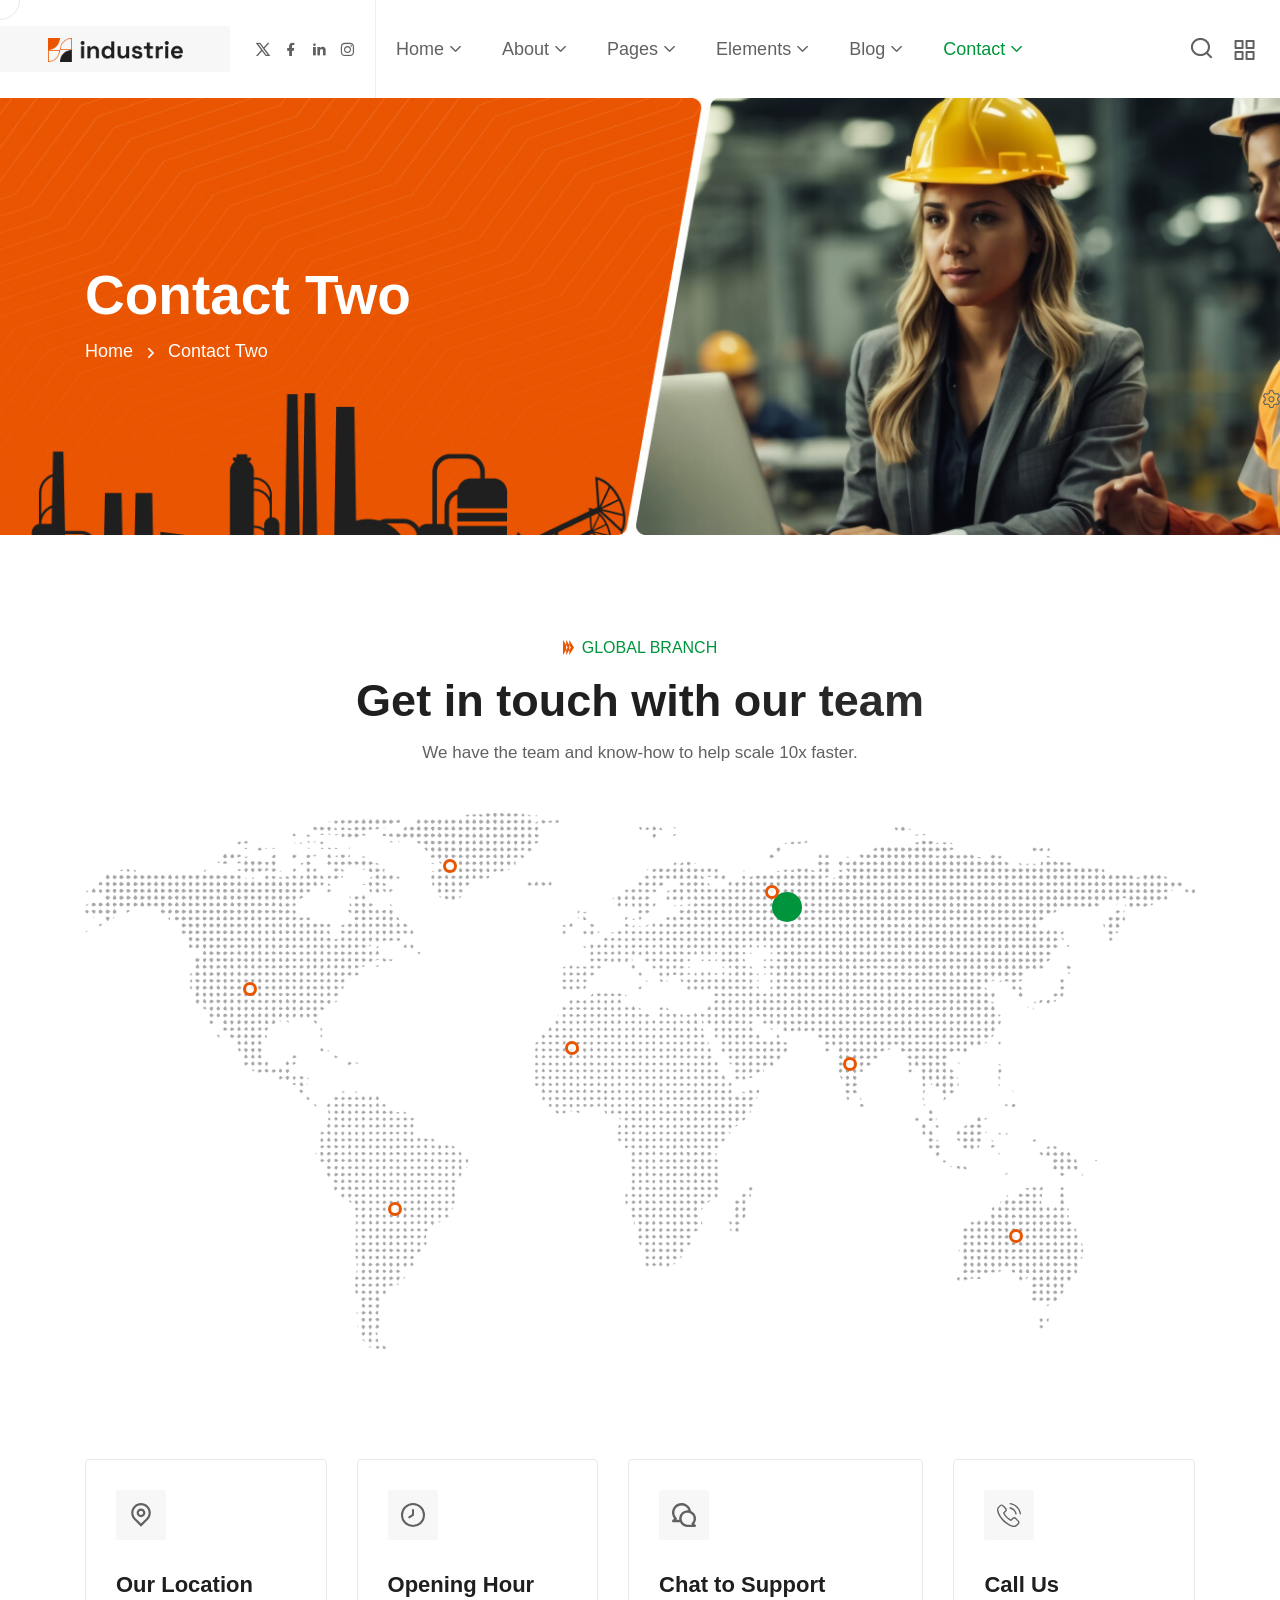
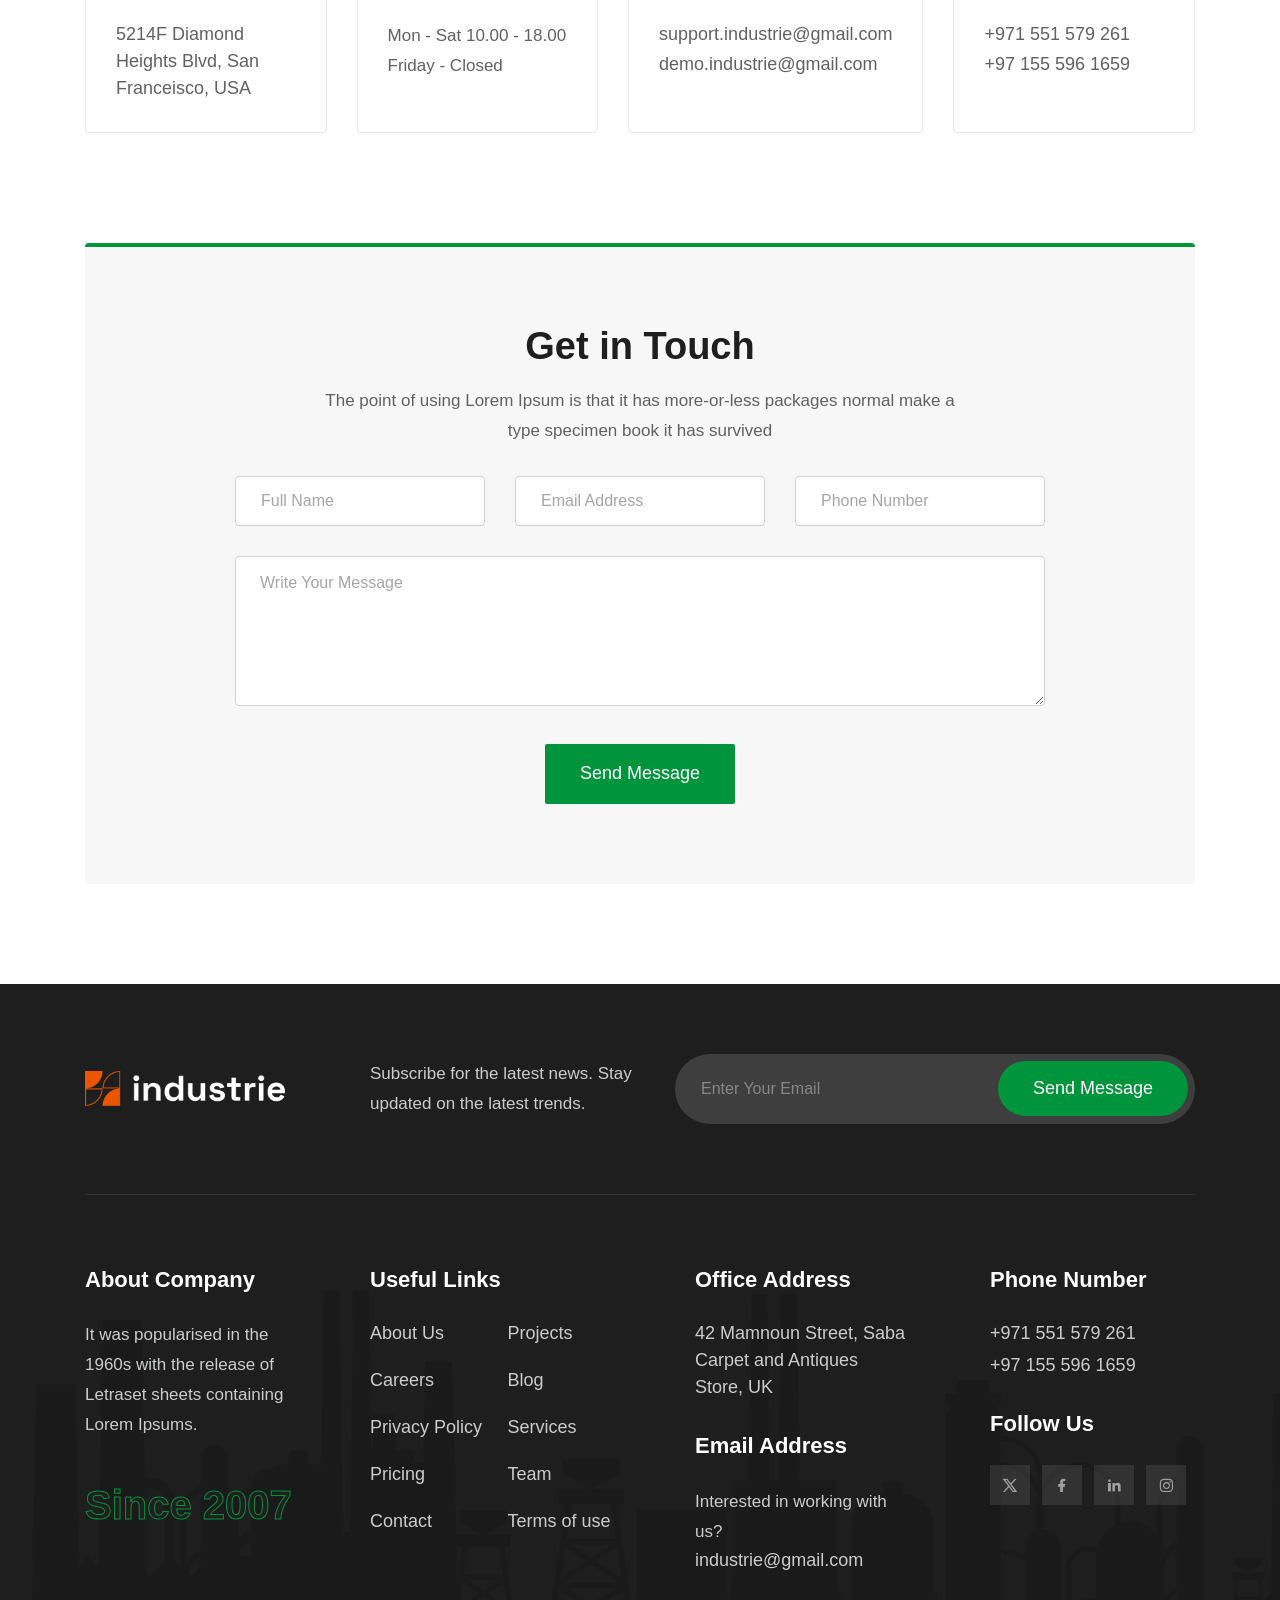
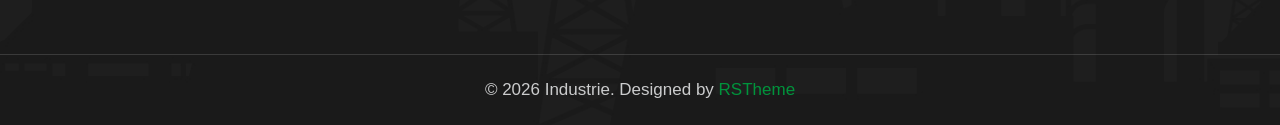
<file: contact-two.html>
<!doctype html>
<html class="no-js" lang="zxx">


<!-- Mirrored from industrie.rstheme.com/html/contact-two.html by HTTrack Website Copier/3.x [XR&CO'2014], Sat, 26 Apr 2025 08:28:19 GMT -->
<head>
    <meta charset="utf-8">
    <meta http-equiv="x-ua-compatible" content="ie=edge">
    <title>Contact Two || HTML Template</title>
    <meta name="description" content="">
    <meta name="viewport" content="width=device-width, initial-scale=1">
    <!-- Place favicon.ico in the root directory -->
    <link rel="shortcut icon" type="image/x-icon" href="assets/images/favicon.png">
    <!-- CSS here -->
    <link rel="stylesheet" href="assets/css/vendor/bootstrap.min.css">
    <link rel="stylesheet" href="assets/css/vendor/animate.min.css">
    <link rel="stylesheet" href="assets/css/plugins/swiper.min.css">
    <link rel="stylesheet" href="assets/css/plugins/nice-select.css">
    <link rel="stylesheet" href="assets/css/plugins/nouislider.min.css">
    <link rel="stylesheet" href="assets/css/vendor/magnific-popup.css">
    <link rel="stylesheet" href="assets/css/vendor/odometer.min.css">
    <link rel="stylesheet" href="assets/css/vendor/fontawesome-pro.css">
    <link rel="stylesheet" href="assets/css/vendor/spacing.css">
    <link rel="stylesheet" href="assets/css/vendor/remixicon.css">
    <link rel="stylesheet" href="assets/css/main.css">
</head>

<body class="rs-smoother-yes rtl">

    <!-- preloader start -->
    <div id="pre-load">
        <div id="loader" class="loader">
            <div class="loader-container">
                <div class="loader-icon"><img src="assets/images/favicon.png" alt=""></div>
            </div>
        </div>
    </div>
    <!-- preloader end -->

    <!-- preloader start -->

    <div id="rs-mouse">
        <div id="cursor-ball"></div>
    </div>

    <!-- preloader end -->

    <!-- Header area start -->
    <header>
        <div class="rs-header-area rs-header-one" id="header-sticky">
            <div class="container-fluid g-0">
                <div class="rs-header-inner">
                    <div class="rs-header-left">
                        <div class="rs-header-logo-wrapper">
                            <div class="rs-header-logo">
                                <a href="index.html"><img src="assets/images/logo/logo-orange.png" alt="logo"></a>
                            </div>
                        </div>
                    </div>
                    <div class="rs-header-menu">
                        <div class="rs-theme-social has-transparent has-orange">
                            <a href="#"><i class="ri-twitter-x-line"></i></a>
                            <a href="#"><i class="ri-facebook-fill"></i></a>
                            <a href="#"><i class="ri-linkedin-fill"></i></a>
                            <a href="#"><i class="ri-instagram-line"></i></a>
                        </div>
                        <nav id="mobile-menu" class="main-menu">
                            <ul class="multipage-menu">
                                <li class="menu-item-has-children">
                                    <a href="#">Home</a>
                                    <ul class="submenu last-children">
                                        <li class="menu-item-has-children has-arrow">
                                            <a href="#">Multipages</a>
                                            <ul class="submenu">
                                                <li><a href="index.html">Industry</a></li>
                                                <li><a href="red-engineering.html">Red Engineering</a></li>
                                                <li><a href="blue-construction.html">Blue Construction</a></li>
                                                <li><a href="metallurgy.html">Metallurgy</a></li>
                                                <li><a href="orange-construction.html">Orange construction</a></li>
                                                <li><a href="laboratory.html">Laboratory</a></li>
                                                <li><a href="renewable-energy.html">Renewable Energy</a></li>
                                                <li><a href="oil-gas.html">Oil & Gas</a></li>
                                                <li><a href="factory.html">Factory</a></li>
                                                <li><a href="robotic.html">Robotic</a></li>
                                                <li><a href="architecture.html">Architecture</a></li>
                                                <li><a href="manufacturing.html">Manufacturing</a></li>
                                            </ul>
                                        </li>
                                        <li class="menu-item-has-children has-arrow">
                                            <a href="javascript:void(0)">Onepages</a>
                                            <ul class="submenu">
                                                <li><a href="industrie-one-page.html">Industrie Onepage</a></li>
                                                <li><a href="red-engineering-one-page.html">Engineering Onepage</a></li>
                                                <li><a href="blue-construction-one-page.html">Blue Construct Onepage</a></li>
                                                <li><a href="metallurgy-one-page.html">Metallurgy Onepage</a></li>
                                                <li><a href="orange-construction-one-page.html">Construction Onepage</a></li>
                                                <li><a href="laboratory-one-page.html">Laboratory Onepage</a></li>
                                                <li><a href="renewable-energy-one-page.html"> Energy Onepage</a></li>
                                                <li><a href="oil-gas-one-page.html">Oil Gas Onepage</a></li>
                                                <li><a href="factory-one-page.html">Factory Onepage</a></li>
                                                <li><a href="robotic-one-page.html">Robotic Onepage</a></li>
                                                <li><a href="architecture-one-page.html">Architecture Onepage</a></li>
                                                <li><a href="manufacturing-one-page.html">Manufacturing Onepage</a></li>
                                            </ul>
                                        </li>
                                    </ul>
                                </li>
                                <!-- about menu -->
                                <li class="menu-item-has-children">
                                    <a href="about.html">About</a>
                                    <ul class="submenu last-children">
                                        <li>
                                            <a href="about.html">About Us 01</a>
                                        </li>
                                        <li>
                                            <a href="about-two.html">About Us 02</a>
                                        </li>
                                    </ul>
                                </li>
                                <!-- page menu -->
                                <li class="menu-item-has-children">
                                    <a href="javascript:void(0)">Pages</a>
                                    <ul class="submenu last-children">
                                        <li class=" has-arrow">
                                            <a href="javascript:void(0)">Services</a>
                                            <ul class="submenu">
                                                <li><a href="services.html">Services</a></li>
                                                <li><a href="services-details.html">Services Details</a></li>
                                            </ul>
                                        </li>
                                        <li class=" has-arrow">
                                            <a href="javascript:void(0)">Team</a>
                                            <ul class="submenu">
                                                <li><a href="team.html">Team</a></li>
                                                <li><a href="team-details.html">Team Details</a></li>
                                            </ul>
                                        </li>
                                        <li class=" has-arrow">
                                            <a href="javascript:void(0)">Project</a>
                                            <ul class="submenu">
                                                <li><a href="portfolio.html">Project</a></li>
                                                <li><a href="portfolio-details.html">Project Details</a></li>
                                            </ul>
                                        </li>
                                        <li>
                                            <a href="pricing.html">Pricing Plan</a>
                                        </li>
                                        <li class=" has-arrow">
                                            <a href="shop.html">Shop</a>
                                            <ul class="submenu">
                                                <li><a href="shop.html">Product</a></li>
                                                <li><a href="shop-details.html">Product Details</a></li>
                                                <li><a href="checkout.html">Checkout</a></li>
                                                <li><a href="cart.html">Cart</a></li>
                                            </ul>
                                        </li>
                                        <li>
                                            <a href="faq.html">Faq</a>
                                        </li>
                                        <li>
                                            <a href="appointment.html">Appointment</a>
                                        </li>
                                    </ul>
                                </li>
                                <!-- elements menu -->
                                <li class="has-mega-menu menu-item-has-children">
                                    <a href="javascript:void(0)">Elements</a>
                                    <ul class="mega-menu mega-grid">
                                        <li>
                                            <a href="#" class="title">Elements Layout</a>
                                            <ul>
                                                <li><a href="elements-features.html">Features</a></li>
                                                <li><a href="elements-advance-tab.html">Advance Tab</a></li>
                                                <li><a href="elements-work-process.html">Work Process</a></li>
                                                <li><a href="elements-counter.html">Counter</a></li>
                                                <li><a href="elements-gsap.html">GSAP</a></li>
                                            </ul>
                                        </li>
                                        <li>
                                            <a href="#" class="title">Elements Layout</a>
                                            <ul>
                                                <li><a href="elements-services.html">Services Box</a></li>
                                                <li><a href="elements-team.html">Team</a></li>
                                                <li><a href="elements-pricing.html">Pricing</a></li>
                                                <li><a href="elements-portfolio.html">Project</a></li>
                                                <li><a href="#">Coming Soon</a></li>
                                            </ul>
                                        </li>
                                        <li>
                                            <a href="#" class="title">Elements Layout</a>
                                            <ul>
                                                <li><a href="elements-services-tab.html">Services Tab</a></li>
                                                <li><a href="elements-testimonial.html">Testimonials</a></li>
                                                <li><a href="elements-brand.html">Partner Logo</a></li>
                                                <li><a href="elements-blog.html">Blog</a></li>
                                                <li><a href="#">Coming Soon</a></li>
                                            </ul>
                                        </li>
                                    </ul>
                                </li>

                                <li class="menu-item-has-children">
                                    <a href="javascript:void(0)">Blog</a>
                                    <ul class="submenu last-children">
                                        <li>
                                            <a href="blog.html">Blog</a>
                                        </li>
                                        <li>
                                            <a href="blog-details.html">Blog Details</a>
                                        </li>
                                    </ul>
                                </li>
                                <li class="menu-item-has-children">
                                    <a href="contact.html">Contact</a>
                                    <ul class="submenu last-children">
                                        <li>
                                            <a href="contact.html">Contact 01</a>
                                        </li>
                                        <li>
                                            <a href="contact-two.html">Contact 02</a>
                                        </li>
                                    </ul>
                                </li>
                            </ul>
                        </nav>
                    </div>
                    <div class="rs-header-right">
                        <!-- search area start -->
                        <div class="rs-header-search-wrapper">
                            <div class="rs-header-search-icon">
                                <i class="ri-close-fill has-close"></i>
                                <i class="ri-search-line has-search"></i>
                            </div>
                            <form class="rs-header-search-inner rs-stickys-form" action="#">
                                <div class="rs-header-search">
                                    <input type="text" placeholder="Searching...">
                                    <button type="submit"><i class="ri-search-line"></i></button>
                                </div>
                            </form>
                        </div>
                        <!-- search area end -->
                        <div class="rs-header-btn">
                            <a class="rs-btn has-theme-orange has-icon has-bg" href="contact.html">Get In Touch
                                <span class="icon-box">
                                <svg class="icon-first" xmlns="http://www.w3.org/2000/svg" viewBox="0 0 32 32">
                                    <path
                                        d="M31.71,15.29l-10-10L20.29,6.71,28.59,15H0v2H28.59l-8.29,8.29,1.41,1.41,10-10A1,1,0,0,0,31.71,15.29Z">
                                    </path>
                                </svg>
                                <svg class="icon-second" xmlns="http://www.w3.org/2000/svg" viewBox="0 0 32 32">
                                    <path
                                        d="M31.71,15.29l-10-10L20.29,6.71,28.59,15H0v2H28.59l-8.29,8.29,1.41,1.41,10-10A1,1,0,0,0,31.71,15.29Z">
                                    </path>
                                </svg>
                            </span>
                            </a>
                        </div>
                        <div class="rs-header-hamburger">
                            <div class="sidebar-toggle">
                                <a class="bar-icon" href="javascript:void(0)">
                                    <svg xmlns="http://www.w3.org/2000/svg" width="21" height="20" viewBox="0 0 21 20" fill="none">
                                        <path d="M8.55566 11H1.55566C1.29045 11 1.03609 11.1054 0.848557 11.2929C0.661021 11.4804 0.555664 11.7348 0.555664 12V19C0.555664 19.2652 0.661021 19.5196 0.848557 19.7071C1.03609 19.8946 1.29045 20 1.55566 20H8.55566C8.82088 20 9.07523 19.8946 9.26277 19.7071C9.45031 19.5196 9.55566 19.2652 9.55566 19V12C9.55566 11.7348 9.45031 11.4804 9.26277 11.2929C9.07523 11.1054 8.82088 11 8.55566 11ZM7.55566 18H2.55566V13H7.55566V18ZM19.5557 0H12.5557C12.2904 0 12.0361 0.105357 11.8486 0.292893C11.661 0.48043 11.5557 0.734784 11.5557 1V8C11.5557 8.26522 11.661 8.51957 11.8486 8.70711C12.0361 8.89464 12.2904 9 12.5557 9H19.5557C19.8209 9 20.0752 8.89464 20.2628 8.70711C20.4503 8.51957 20.5557 8.26522 20.5557 8V1C20.5557 0.734784 20.4503 0.48043 20.2628 0.292893C20.0752 0.105357 19.8209 0 19.5557 0ZM18.5557 7H13.5557V2H18.5557V7ZM19.5557 11H12.5557C12.2904 11 12.0361 11.1054 11.8486 11.2929C11.661 11.4804 11.5557 11.7348 11.5557 12V19C11.5557 19.2652 11.661 19.5196 11.8486 19.7071C12.0361 19.8946 12.2904 20 12.5557 20H19.5557C19.8209 20 20.0752 19.8946 20.2628 19.7071C20.4503 19.5196 20.5557 19.2652 20.5557 19V12C20.5557 11.7348 20.4503 11.4804 20.2628 11.2929C20.0752 11.1054 19.8209 11 19.5557 11ZM18.5557 18H13.5557V13H18.5557V18ZM8.55566 0H1.55566C1.29045 0 1.03609 0.105357 0.848557 0.292893C0.661021 0.48043 0.555664 0.734784 0.555664 1V8C0.555664 8.26522 0.661021 8.51957 0.848557 8.70711C1.03609 8.89464 1.29045 9 1.55566 9H8.55566C8.82088 9 9.07523 8.89464 9.26277 8.70711C9.45031 8.51957 9.55566 8.26522 9.55566 8V1C9.55566 0.734784 9.45031 0.48043 9.26277 0.292893C9.07523 0.105357 8.82088 0 8.55566 0ZM7.55566 7H2.55566V2H7.55566V7Z" fill="#616161"></path>
                                    </svg>
                                </a>
                            </div>
                        </div>
                    </div>
                </div>
            </div>
        </div>
    </header>
    <!-- Header area end -->

    <!-- Offcanvas area start -->
    <div class="fix">
        <div class="offcanvas-area" data-lenis-prevent>
            <div class="offcanvas-wrapper">
                <div class="offcanvas-content">
                    <div class="offcanvas-top d-flex justify-content-between align-items-center mb-20">
                        <div class="offcanvas-logo">
                            <a class="logo-black" href="index.html"><img src="assets/images/logo/logo-orange.png" alt="logo"></a>
                        </div>
                        <div class="offcanvas-close">
                            <button class="offcanvas-close-icon animation--flip">
                                <span class="offcanvas-m-lines">
                                <span class="offcanvas-m-line line--1"></span><span
                                    class="offcanvas-m-line line--2"></span><span
                                    class="offcanvas-m-line line--3"></span>
                                </span>
                            </button>
                        </div>
                    </div>
                    <div class="offcanvas-about mb-30 d-none d-sm-block">
                        <p> Industrie is a modern factory website. specifically designed for who need construction,
                            firms, oil, architecture and any other small business.
                        </p>
                    </div>
                    <div class="offcanvas-gallery d-none d-sm-block">
                        <div class="offcanvas-gallery-thumb-wrapper">
                            <div class="offcanvas-popup-thumb">
                                <a class="popup-image" href="assets/images/gallery/gallery-thumb-01.png">
                                    <img src="assets/images/gallery/gallery-thumb-01.png" alt="image">
                                </a>
                            </div>
                            <div class="offcanvas-popup-thumb">
                                <a class="popup-image" href="assets/images/gallery/gallery-thumb-02.png">
                                    <img src="assets/images/gallery/gallery-thumb-02.png" alt="image">
                                </a>
                            </div>
                            <div class="offcanvas-popup-thumb">
                                <a class="popup-image" href="assets/images/gallery/gallery-thumb-03.png">
                                    <img src="assets/images/gallery/gallery-thumb-03.png" alt="image">
                                </a>
                            </div>
                            <div class="offcanvas-popup-thumb">
                                <a class="popup-image" href="assets/images/gallery/gallery-thumb-04.png">
                                    <img src="assets/images/gallery/gallery-thumb-04.png" alt="image">
                                </a>
                            </div>
                            <div class="offcanvas-popup-thumb">
                                <a class="popup-image" href="assets/images/gallery/gallery-thumb-05.png">
                                    <img src="assets/images/gallery/gallery-thumb-05.png" alt="image">
                                </a>
                            </div>
                            <div class="offcanvas-popup-thumb">
                                <a class="popup-image" href="assets/images/gallery/gallery-thumb-01.png">
                                    <img src="assets/images/gallery/gallery-thumb-01.png" alt="image">
                                </a>
                            </div>
                        </div>
                    </div>
                    <div class="mobile-menu">
                        <div class="rs-offcanvas-menu mb-25">
                            <nav></nav>
                        </div>
                    </div>
                    <div class="offcanvas-contact mb-30">
                        <h4 class="offcanvas-title-meta">Contact Info</h4>
                        <ul>
                            <li class="d-flex align-items-center gap-15">
                                <div class="offcanvas-contact-icon">
                                    <svg xmlns="http://www.w3.org/2000/svg" width="14" height="18" viewBox="0 0 14 18" fill="none">
                                        <path d="M11.8768 9.68475C11.3059 10.835 10.5331 11.9818 9.74128 13.0109C8.95198 14.0368 8.15999 14.9249 7.5643 15.5572C7.48514 15.6412 7.40956 15.7206 7.33802 15.7951C7.26648 15.7206 7.1909 15.6412 7.11174 15.5572C6.51605 14.9249 5.72406 14.0368 4.93476 13.0109C4.14299 11.9818 3.37019 10.835 2.79925 9.68475C2.22242 8.52266 1.89032 7.43373 1.89032 6.5C1.89032 3.50846 4.32934 1.08333 7.33802 1.08333C10.3467 1.08333 12.7857 3.50846 12.7857 6.5C12.7857 7.43373 12.4536 8.52266 11.8768 9.68475ZM7.33802 17.3333C7.33802 17.3333 13.8753 11.1732 13.8753 6.5C13.8753 2.91015 10.9484 0 7.33802 0C3.7276 0 0.800781 2.91015 0.800781 6.5C0.800781 11.1732 7.33802 17.3333 7.33802 17.3333Z" fill="#6D6D6D"></path>
                                        <path d="M7.33802 8.66667C6.13455 8.66667 5.15894 7.69662 5.15894 6.5C5.15894 5.30338 6.13455 4.33333 7.33802 4.33333C8.54149 4.33333 9.5171 5.30338 9.5171 6.5C9.5171 7.69662 8.54149 8.66667 7.33802 8.66667ZM7.33802 9.75C9.14323 9.75 10.6066 8.29492 10.6066 6.5C10.6066 4.70507 9.14323 3.25 7.33802 3.25C5.53281 3.25 4.0694 4.70507 4.0694 6.5C4.0694 8.29492 5.53281 9.75 7.33802 9.75Z" fill="#6D6D6D"></path>
                                    </svg>
                                </div>
                                <div class="offcanvas-contact-text">
                                    <a href="#"> 2096 New Market, New Road <br>
                                    North Carolina, USA </a>
                                </div>
                            </li>
                            <li class="d-flex align-items-center gap-15">
                                <div class="offcanvas-contact-icon">
                                    <svg xmlns="http://www.w3.org/2000/svg" width="16" height="16" viewBox="0 0 16 16" fill="none">
                                        <path d="M3.65387 1.32849C3.40343 1.00649 2.92745 0.976861 2.639 1.26531L1.60508 2.29923C1.1216 2.78271 0.94387 3.46766 1.1551 4.06847C2.00338 6.48124 3.39215 8.74671 5.32272 10.6773C7.25329 12.6078 9.51876 13.9966 11.9315 14.8449C12.5323 15.0561 13.2173 14.8784 13.7008 14.3949L14.7347 13.361C15.0231 13.0726 14.9935 12.5966 14.6715 12.3461L12.3653 10.5524C12.2008 10.4245 11.9866 10.3793 11.7845 10.4298L9.59541 10.9771C9.00082 11.1257 8.37183 10.9515 7.93845 10.5181L5.48187 8.06155C5.04849 7.62817 4.87427 6.99919 5.02292 6.40459L5.57019 4.21553C5.62073 4.01336 5.57552 3.79918 5.44758 3.63468L3.65387 1.32849ZM1.88477 0.511076C2.62689 -0.231039 3.8515 -0.154797 4.49583 0.673634L6.28954 2.97983C6.6187 3.40304 6.73502 3.95409 6.60498 4.47423L6.05772 6.66329C5.99994 6.8944 6.06766 7.13888 6.2361 7.30732L8.69268 9.7639C8.86113 9.93235 9.1056 10.0001 9.33671 9.94229L11.5258 9.39502C12.0459 9.26499 12.597 9.3813 13.0202 9.71047L15.3264 11.5042C16.1548 12.1485 16.231 13.3731 15.4889 14.1152L14.455 15.1492C13.7153 15.8889 12.6089 16.2137 11.5778 15.8512C9.01754 14.9511 6.61438 13.4774 4.56849 11.4315C2.5226 9.38562 1.04895 6.98246 0.148838 4.42225C-0.213682 3.39112 0.11113 2.28472 0.85085 1.545L1.88477 0.511076Z" fill="#6D6D6D"></path>
                                        <path d="M11 0.5C11 0.223858 11.2239 0 11.5 0H15.5C15.7761 0 16 0.223858 16 0.5V4.5C16 4.77614 15.7761 5 15.5 5C15.2239 5 15 4.77614 15 4.5V1.70711L10.8536 5.85355C10.6583 6.04882 10.3417 6.04882 10.1464 5.85355C9.95118 5.65829 9.95118 5.34171 10.1464 5.14645L14.2929 1H11.5C11.2239 1 11 0.776142 11 0.5Z" fill="#6D6D6D"></path>
                                    </svg>
                                </div>
                                <div class="offcanvas-contact-text">
                                    <a href="tel:+12346691234"> +123-4669-1234 </a>
                                </div>
                            </li>
                            <li class="d-flex align-items-center gap-15">
                                <div class="offcanvas-contact-icon">
                                    <svg xmlns="http://www.w3.org/2000/svg" width="16" height="16" viewBox="0 0 16 16" fill="none">
                                        <path d="M2 2C0.895431 2 0 2.89543 0 4V12L2.58386e-05 12.0103C0.00555998 13.1101 0.898859 14 2 14H7.5C7.77614 14 8 13.7761 8 13.5C8 13.2239 7.77614 13 7.5 13H2C1.53715 13 1.14774 12.6855 1.03376 12.2586L6.67417 8.7876L8 9.5831L15 5.3831V8.5C15 8.77614 15.2239 9 15.5 9C15.7761 9 16 8.77614 16 8.5V4C16 2.89543 15.1046 2 14 2H2ZM5.70808 8.20794L1 11.1052V5.3831L5.70808 8.20794ZM1 4.2169V4C1 3.44772 1.44772 3 2 3H14C14.5523 3 15 3.44772 15 4V4.2169L8 8.4169L1 4.2169Z" fill="#6D6D6D"></path>
                                        <path d="M14.2467 14.2686C15.2567 14.2686 15.8339 13.4116 15.8339 12.2442V12.0344C15.8339 10.4297 14.6402 9 12.5197 9H12.4847C10.421 9 9 10.3598 9 12.4322V12.6465C9 14.8195 10.4385 16 12.3579 16H12.4016C12.9963 16 13.4204 15.9257 13.639 15.8251V15.0949C13.3941 15.2042 12.9656 15.2742 12.4585 15.2742H12.4147C11.0812 15.2742 9.84385 14.4872 9.84385 12.6202V12.4628C9.84385 10.8057 10.9019 9.73891 12.4847 9.73891H12.524C14.0587 9.73891 15.0075 10.7883 15.0075 12.065V12.183C15.0075 13.158 14.6839 13.5734 14.3691 13.5734C14.1374 13.5734 13.9582 13.4247 13.9582 13.1537V10.9631H13.0531V11.5315H13.0225C12.9394 11.2342 12.6552 10.9019 12.0693 10.9019C11.2911 10.9019 10.8101 11.4572 10.8101 12.3011V12.8301C10.8101 13.722 11.2998 14.2642 12.0693 14.2642C12.5415 14.2642 12.9656 14.0369 13.0837 13.6215H13.1274C13.2455 14.0412 13.7439 14.2686 14.2467 14.2686ZM11.7939 12.6814V12.4541C11.7939 11.9076 12.0212 11.6627 12.3666 11.6627C12.664 11.6627 12.9394 11.8551 12.9394 12.371V12.7383C12.9394 13.3111 12.6858 13.4816 12.3754 13.4816C12.0212 13.4816 11.7939 13.2673 11.7939 12.6814Z" fill="#6D6D6D"></path>
                                    </svg>
                                </div>
                                <div class="offcanvas-contact-text">
                                    <a href="mailto:info@gmail.com">info@gmail.com</a>
                                </div>
                            </li>
                        </ul>
                    </div>
                    <div class="offcanvas-social">
                        <h4 class="offcanvas-title-meta">Subscribe & Follow</h4>
                        <ul>
                            <li><a href="#"><i class="fab fa-facebook-f"></i></a></li>
                            <li><a href="#"><i class="fab fa-twitter"></i></a></li>
                            <li><a href="#"><i class="fab fa-youtube"></i></a></li>
                            <li><a href="#"><i class="fab fa-linkedin"></i></a></li>
                        </ul>
                    </div>
                </div>
            </div>
        </div>
    </div>
    <div class="offcanvas-overlay"></div>
    <div class="offcanvas-overlay-white"></div>
    <!-- Offcanvas area start -->

    <!-- Body main wrapper start -->
    <main>

        <!-- breadcrumb area start -->
        <section class="rs-breadcrumb-area rs-breadcrumb-one p-relative">
            <div class="rs-breadcrumb-bg" data-background="assets/images/bg/breadcrumb-bg-01.png"></div>
            <div class="container">
                <div class="row">
                    <div class="col-xxl-6 col-xl-8 col-lg-8">
                        <div class="rs-breadcrumb-content-wrapper">
                            <div class="rs-breadcrumb-title-wrapper">
                                <h1 class="rs-breadcrumb-title">Contact Two</h1>
                            </div>
                            <div class="rs-breadcrumb-menu">
                                <nav>
                                    <ul>
                                        <li><span><a href="index.html">Home</a></span></li>
                                        <li><span>Contact Two</span></li>
                                    </ul>
                                </nav>
                            </div>
                        </div>
                    </div>
                </div>
            </div>
        </section>
        <!-- breadcrumb area end -->

        <!-- contact area start -->
        <section class="rs-contact-area rs-contact-eight section-space-top">
            <div class="container">
                <div class="row  g-5 justify-content-center section-title-space align-items-center">
                    <div class="col-xl-7 col-lg-7 col-md-8">
                        <div class="rs-section-title-wrapper text-center">
                            <span class="rs-section-subtitle has-theme-orange">
                                <svg xmlns="http://www.w3.org/2000/svg" width="11" height="15" viewBox="0 0 11 15"
                                    fill="none">
                                    <path d="M3.14286 10L0 15L8.78104e-07 0L3.14286 5V10Z" fill="#EA5501"></path>
                                    <path fill-rule="evenodd" clip-rule="evenodd"
                                        d="M6.28571 10L3.14286 15L3.14286 10L4.71428 7.5L3.14286 5L3.14286 0L6.28571 5L6.28571 10ZM6.28571 10L7.85714 7.5L6.28571 5V0L11 7.5L6.28571 15V10Z"
                                        fill="#EA5501"></path>
                                </svg>
                                Global Branch
                            </span>
                            <h2 class="rs-section-title rs-split-text-enable split-in-fade mb-10">Get in touch with our
                                team</h2>
                            <p>We have the team and know-how to help scale 10x faster.</p>
                        </div>
                    </div>
                </div>
                <div class="row">
                    <div class="col-12">
                        <div class="rs-contact-wrapper">
                            <div class="rs-contact-thumb">
                                <img src="assets/images/contact/contact-thumb-05.png" alt="image">
                            </div>
                            <div class="rs-contact-ripple-wrapper">
                                <div class="rs-ripple-item ripple-1">
                                    <div class="rs-ripple-figure">
                                        <div class="pre-title">
                                            <h5 class="title"> San Francisco </h5>
                                        </div>
                                        <!-- Start Description -->
                                        <div class="ripple-desc">
                                            <p class="description"> 5214F Diamond Heights Blvd #553, USA</p>
                                        </div>
                                        <!-- End Description -->
                                    </div>
                                    <div class="pre-circle-ripple"></div>
                                </div>
                                <div class="mobile_item">
                                    <i class="remove-icon ri-close-line"></i>
                                    <div class="pre-title">
                                        <h5 class="title"> San Francisco </h5>
                                    </div>
                                    <div class="ripple-desc">
                                        <p class="description"> 5214F Diamond Heights Blvd #553, USA</p>
                                    </div>
                                </div>
                                <div class="rs-ripple-item ripple-2">
                                    <div class="rs-ripple-figure">
                                        <div class="pre-title">
                                            <h5 class="title"> Denver </h5>
                                        </div>
                                        <!-- Start Description -->
                                        <div class="ripple-desc">
                                            <p class="description"> 5214F Diamond Heights Blvd #553, USA</p>
                                        </div>
                                        <!-- End Description -->
                                    </div>
                                    <div class="pre-circle-ripple"></div>
                                </div>
                                <div class="mobile_item">
                                    <i class="remove-icon ri-close-line"></i>
                                    <div class="pre-title">
                                        <h5 class="title"> Denver</h5>
                                    </div>
                                    <div class="ripple-desc">
                                        <p class="description"> 5214F Diamond Heights Blvd #553, USA</p>
                                    </div>
                                </div>
                                <div class="rs-ripple-item ripple-3">
                                    <div class="rs-ripple-figure">

                                        <div class="pre-title">
                                            <h5 class="title"> Seattle </h5>
                                        </div>

                                        <!-- Start Description -->

                                        <div class="ripple-desc">
                                            <p class="description"> 5214F Diamond Heights Blvd #553, USA</p>
                                        </div>
                                        <!-- End Description -->
                                    </div>
                                    <div class="pre-circle-ripple"></div>
                                </div>
                                <div class="mobile_item">
                                    <i class="remove-icon ri-close-line"></i>
                                    <div class="pre-title">
                                        <h5 class="title"> Seattle </h5>
                                    </div>
                                    <div class="ripple-desc">
                                        <p class="description"> 5214F Diamond Heights Blvd #553, USA</p>
                                    </div>
                                </div>
                                <div class="rs-ripple-item ripple-4">
                                    <div class="rs-ripple-figure">
                                        <div class="pre-title">
                                            <h5 class="title"> Chicago </h5>
                                        </div>
                                        <!-- Start Description -->
                                        <div class="ripple-desc">
                                            <p class="description"> 5214F Diamond Heights Blvd #553, USA</p>
                                        </div>
                                        <!-- End Description -->
                                    </div>
                                    <div class="pre-circle-ripple"></div>
                                </div>
                                <div class="mobile_item">
                                    <i class="remove-icon ri-close-line"></i>
                                    <div class="pre-title">
                                        <h5 class="title"> Chicago </h5>
                                    </div>
                                    <div class="ripple-desc">
                                        <p class="description"> 5214F Diamond Heights Blvd #553, USA</p>
                                    </div>
                                </div>
                                <div class="rs-ripple-item ripple-5">
                                    <div class="rs-ripple-figure">
                                        <div class="pre-title">
                                            <h5 class="title"> New York </h5>
                                        </div>
                                        <!-- Start Description -->
                                        <div class="ripple-desc">
                                            <p class="description"> 5214F Diamond Heights Blvd #553, USA</p>
                                        </div>
                                        <!-- End Description -->
                                    </div>
                                    <div class="pre-circle-ripple"></div>
                                </div>
                                <div class="mobile_item">
                                    <i class="remove-icon ri-close-line"></i>
                                    <div class="pre-title">
                                        <h5 class="title">New York </h5>
                                    </div>
                                    <div class="ripple-desc">
                                        <p class="description"> 5214F Diamond Heights Blvd #553, USA</p>
                                    </div>
                                </div>
                                <div class="rs-ripple-item ripple-6">
                                    <div class="rs-ripple-figure">

                                        <div class="pre-title">
                                            <h5 class="title"> Australia </h5>
                                        </div>

                                        <!-- Start Description -->

                                        <div class="ripple-desc">
                                            <p class="description"> 5214F Diamond Heights Blvd #553, USA</p>
                                        </div>
                                        <!-- End Description -->
                                    </div>
                                    <div class="pre-circle-ripple"></div>
                                </div>
                                <div class="mobile_item">
                                    <i class="remove-icon ri-close-line"></i>
                                    <div class="pre-title">
                                        <h5 class="title"> Australia </h5>
                                    </div>
                                    <div class="ripple-desc">
                                        <p class="description"> 5214F Diamond Heights Blvd #553, USA</p>
                                    </div>
                                </div>
                                <div class="rs-ripple-item ripple-7">
                                    <div class="rs-ripple-figure">

                                        <div class="pre-title">
                                            <h5 class="title"> Bangladesh </h5>
                                        </div>
                                        <!-- Start Description -->
                                        <div class="ripple-desc">
                                            <p class="description"> 5214F Diamond Heights Blvd #553, USA</p>
                                        </div>
                                        <!-- End Description -->
                                    </div>
                                    <div class="pre-circle-ripple"></div>
                                </div>
                                <div class="mobile_item">
                                    <i class="remove-icon ri-close-line"></i>
                                    <div class="pre-title">
                                        <h5 class="title"> Bangladesh </h5>
                                    </div>
                                    <div class="ripple-desc">
                                        <p class="description"> 5214F Diamond Heights Blvd #553, USA</p>
                                    </div>
                                </div>
                            </div>
                        </div>
                    </div>
                </div>
            </div>
        </section>
        <!-- contact area end -->

        <!-- contact area start -->
        <section class="rs-contact-area section-space rs-contact-nine">
            <div class="container">
                <div class="row">
                    <div class="col-12">
                        <div class="rs-contact-wrapper">
                            <div class="rs-contact-item">
                                <div class="rs-contact-icon">
                                    <svg xmlns="http://www.w3.org/2000/svg" width="18" height="22" viewBox="0 0 18 22" fill="none">
                                        <path d="M9 18.8995L13.9497 13.9497C16.6834 11.2161 16.6834 6.78392 13.9497 4.05025C11.2161 1.31658 6.78392 1.31658 4.05025 4.05025C1.31658 6.78392 1.31658 11.2161 4.05025 13.9497L9 18.8995ZM9 21.7279L2.63604 15.364C-0.87868 11.8492 -0.87868 6.15076 2.63604 2.63604C6.15076 -0.87868 11.8492 -0.87868 15.364 2.63604C18.8787 6.15076 18.8787 11.8492 15.364 15.364L9 21.7279ZM9 11C10.1046 11 11 10.1046 11 9C11 7.89543 10.1046 7 9 7C7.8954 7 7 7.89543 7 9C7 10.1046 7.8954 11 9 11ZM9 13C6.79086 13 5 11.2091 5 9C5 6.79086 6.79086 5 9 5C11.2091 5 13 6.79086 13 9C13 11.2091 11.2091 13 9 13Z" fill="#737373"></path>
                                    </svg>
                                </div>
                                <div class="rs-contact-content">
                                    <h5 class="rs-contact-title">Our Location </h5>
                                    <a href="#">5214F Diamond Heights Blvd, San Franceisco, USA</a>
                                </div>
                            </div>


                            <div class="rs-contact-item">
                                <div class="rs-contact-icon">
                                    <svg xmlns="http://www.w3.org/2000/svg" id="Outline" viewBox="0 0 24 24" width="512" height="512">
                                        <path d="M12,0A12,12,0,1,0,24,12,12.013,12.013,0,0,0,12,0Zm0,22A10,10,0,1,1,22,12,10.011,10.011,0,0,1,12,22Z">
                                        </path>
                                        <path d="M12,6a1,1,0,0,0-1,1v4.325L7.629,13.437a1,1,0,0,0,1.062,1.7l3.84-2.4A1,1,0,0,0,13,11.879V7A1,1,0,0,0,12,6Z">
                                        </path>
                                    </svg>
                                </div>
                                <div class="rs-contact-content">
                                    <h5 class="rs-contact-title">Opening Hour </h5>
                                    <p> Mon - Sat 10.00 - 18.00 <br>
                                        Friday - Closed </p>
                                </div>
                            </div>


                            <div class="rs-contact-item">
                                <div class="rs-contact-icon">
                                    <svg xmlns="http://www.w3.org/2000/svg" width="24" height="24" viewBox="0 0 24 24" fill="none">
                                        <path d="M22.3338 20.6286C23.0854 19.6211 23.6012 18.4577 23.8431 17.2242C24.085 15.9907 24.0468 14.7186 23.7314 13.5019C23.416 12.2851 22.8314 11.1547 22.0207 10.1941C21.21 9.23346 20.194 8.46713 19.0476 7.95164C18.7979 6.51497 18.224 5.15411 17.3695 3.97247C16.515 2.79083 15.4025 1.8195 14.1163 1.13228C12.8302 0.445066 11.4044 0.0600458 9.94712 0.00647694C8.48989 -0.047092 7.03962 0.232199 5.7065 0.82313C4.37338 1.41406 3.1925 2.30108 2.25358 3.41679C1.31465 4.53251 0.642389 5.84756 0.287871 7.26202C-0.0666478 8.67649 -0.0940951 10.1532 0.207615 11.5798C0.509324 13.0065 1.13225 14.3456 2.02907 15.4954L0.361996 17.1505C0.19558 17.3192 0.0828473 17.5333 0.0380233 17.766C-0.00680069 17.9987 0.0182925 18.2394 0.110137 18.4578C0.200111 18.6768 0.352903 18.8643 0.549258 18.9966C0.745613 19.129 0.976743 19.2002 1.21352 19.2014H8.03772C8.71732 20.6341 9.78879 21.8451 11.1281 22.6941C12.4674 23.5431 14.0198 23.9954 15.6055 23.9987H22.8015C23.0383 23.9975 23.2694 23.9263 23.4658 23.794C23.6621 23.6616 23.8149 23.4741 23.9049 23.2551C23.9967 23.0367 24.0218 22.796 23.977 22.5633C23.9322 22.3307 23.8194 22.1165 23.653 21.9478L22.3338 20.6286ZM7.21018 15.6034C7.21183 16.005 7.2439 16.4059 7.30613 16.8027H4.10391L4.52368 16.3949C4.63609 16.2834 4.72531 16.1508 4.7862 16.0047C4.84709 15.8585 4.87844 15.7017 4.87844 15.5434C4.87844 15.3851 4.84709 15.2283 4.7862 15.0822C4.72531 14.936 4.63609 14.8034 4.52368 14.6919C3.85152 14.0271 3.31865 13.235 2.95622 12.3619C2.59378 11.4887 2.40906 10.5521 2.41285 9.60672C2.41285 7.69823 3.171 5.8679 4.52051 4.51839C5.87002 3.16888 7.70035 2.41073 9.60884 2.41073C11.098 2.40178 12.5526 2.85974 13.768 3.72024C14.9835 4.58073 15.8987 5.8005 16.3851 7.20806C16.1212 7.20806 15.8694 7.20806 15.6055 7.20806C13.3789 7.20806 11.2435 8.09256 9.66911 9.66699C8.09469 11.2414 7.21018 13.3768 7.21018 15.6034ZM19.8511 21.6L19.9111 21.66H15.6055C14.2183 21.6575 12.8748 21.1742 11.804 20.2923C10.7332 19.4104 10.0012 18.1845 9.73285 16.8235C9.46447 15.4625 9.67626 14.0505 10.3321 12.8282C10.988 11.6058 12.0474 10.6486 13.3298 10.1197C14.6123 9.59076 16.0384 9.52283 17.3653 9.92746C18.6922 10.3321 19.8378 11.1842 20.6069 12.3387C21.376 13.4932 21.721 14.8787 21.5832 16.2591C21.4454 17.6394 20.8333 18.9293 19.8511 19.909C19.6252 20.1304 19.4958 20.4322 19.4913 20.7485C19.492 20.9072 19.5241 21.0642 19.5859 21.2103C19.6477 21.3565 19.7378 21.489 19.8511 21.6V21.6Z" fill="#616161"></path>
                                    </svg>
                                </div>
                                <div class="rs-contact-content">
                                    <h5 class="rs-contact-title">Chat to Support</h5>
                                    <a href="mailto:support.industrie@gmail.com">support.industrie@gmail.com</a>
                                    <a href="mailto:demo.industrie@gmail.com">demo.industrie@gmail.com</a>
                                </div>
                            </div>


                            <div class="rs-contact-item">
                                <div class="rs-contact-icon">
                                    <svg xmlns="http://www.w3.org/2000/svg" width="30" height="30" viewBox="0 0 30 30" fill="none">
                                        <path d="M23.7225 18.5848C23.1074 17.9453 22.3655 17.6034 21.5792 17.6034C20.7993 17.6034 20.051 17.9389 19.4106 18.5784L17.4068 20.573C17.242 20.4843 17.0771 20.402 16.9186 20.3197C16.6903 20.2057 16.4747 20.0981 16.2908 19.9841C14.4139 18.7937 12.7081 17.2424 11.0722 15.2353C10.2795 14.2348 9.74688 13.3927 9.36008 12.5379C9.88004 12.063 10.362 11.5691 10.8312 11.0943C11.0087 10.917 11.1863 10.7333 11.3638 10.556C12.6955 9.22637 12.6955 7.50412 11.3638 6.17444L9.63274 4.44585C9.43617 4.24957 9.23326 4.04695 9.04303 3.84433C8.66256 3.45176 8.26308 3.04652 7.85091 2.66662C7.23583 2.05876 6.50028 1.73584 5.72667 1.73584C4.95307 1.73584 4.20483 2.05876 3.57072 2.66662C3.56438 2.67295 3.56438 2.67295 3.55804 2.67928L1.40209 4.85109C0.590443 5.66156 0.127549 6.64932 0.0260924 7.79538C-0.126092 9.64427 0.419236 11.3665 0.837743 12.4936C1.86499 15.2606 3.39952 17.825 5.68862 20.573C8.46599 23.8845 11.8077 26.4995 15.625 28.3421C17.0834 29.0323 19.0301 29.8491 21.2051 29.9884C21.3383 29.9947 21.4778 30.001 21.6046 30.001C23.0694 30.001 24.2995 29.4755 25.2634 28.4307C25.2697 28.4181 25.2824 28.4117 25.2887 28.3991C25.6185 28.0002 25.9989 27.6393 26.3984 27.253C26.6711 26.9934 26.9501 26.7212 27.2227 26.4362C27.8505 25.784 28.1802 25.0242 28.1802 24.2454C28.1802 23.4603 27.8442 22.7068 27.2037 22.0736L23.7225 18.5848ZM25.9926 25.2522C25.9862 25.2522 25.9862 25.2585 25.9926 25.2522C25.7453 25.5181 25.4916 25.7587 25.219 26.0247C24.8068 26.4172 24.3883 26.8288 23.9952 27.291C23.3547 27.9749 22.6001 28.2978 21.6109 28.2978C21.5158 28.2978 21.4144 28.2978 21.3192 28.2914C19.436 28.1711 17.6858 27.4366 16.3732 26.8098C12.7842 25.0749 9.63274 22.6118 7.0139 19.4902C4.85161 16.8879 3.40586 14.4818 2.44836 11.8984C1.85865 10.3218 1.64305 9.0934 1.73817 7.93468C1.80158 7.19386 2.08692 6.57967 2.61323 6.05413L4.77552 3.89499C5.08623 3.60372 5.41596 3.44543 5.73935 3.44543C6.13884 3.44543 6.46223 3.68604 6.66514 3.88865C6.67148 3.89499 6.67782 3.90132 6.68417 3.90765C7.07097 4.26856 7.43875 4.64214 7.82555 5.04104C8.02212 5.24366 8.22503 5.44628 8.42795 5.65523L10.159 7.38381C10.8312 8.05498 10.8312 8.6755 10.159 9.34667C9.97515 9.5303 9.79761 9.71392 9.61372 9.89121C9.08107 10.4357 8.57379 10.9423 8.02212 11.4362C8.00944 11.4488 7.99676 11.4552 7.99042 11.4678C7.44509 12.0124 7.54654 12.5442 7.66068 12.9051C7.66702 12.9241 7.67336 12.9431 7.67971 12.9621C8.12992 14.0512 8.76402 15.077 9.72785 16.299L9.7342 16.3053C11.4843 18.4581 13.3296 20.1361 15.365 21.4214C15.625 21.5861 15.8913 21.719 16.145 21.8457C16.3732 21.9596 16.5888 22.0673 16.7727 22.1812C16.7981 22.1939 16.8235 22.2129 16.8488 22.2256C17.0644 22.3332 17.2673 22.3839 17.4766 22.3839C18.0029 22.3839 18.3326 22.0546 18.4404 21.947L20.609 19.7815C20.8246 19.5662 21.1671 19.3066 21.5665 19.3066C21.9597 19.3066 22.2831 19.5535 22.4796 19.7688C22.486 19.7752 22.486 19.7752 22.4923 19.7815L25.9862 23.2703C26.6394 23.9162 26.6394 24.581 25.9926 25.2522Z" fill="white"></path>
                                        <path d="M16.2163 7.13613C17.8777 7.41473 19.3869 8.19988 20.5917 9.40292C21.7964 10.606 22.5764 12.1129 22.8617 13.7719C22.9315 14.1898 23.2929 14.481 23.7051 14.481C23.7558 14.481 23.8002 14.4747 23.8509 14.4684C24.3202 14.3924 24.6309 13.9492 24.5548 13.4806C24.2124 11.4734 23.2612 9.64353 21.8091 8.19355C20.357 6.74356 18.5245 5.79379 16.5144 5.45187C16.0451 5.37589 15.6076 5.68615 15.5252 6.14837C15.4427 6.61059 15.7471 7.06015 16.2163 7.13613Z" fill="white"></path>
                                        <path d="M29.9883 13.2338C29.4239 9.92864 27.864 6.92103 25.4671 4.52761C23.0702 2.13419 20.0582 0.576563 16.7482 0.0130318C16.2853 -0.0692817 15.8478 0.247309 15.7654 0.709531C15.6893 1.17808 16 1.61498 16.4692 1.69729C19.4241 2.19751 22.1191 3.59683 24.2623 5.73065C26.4056 7.8708 27.8006 10.5618 28.3016 13.5124C28.3713 13.9303 28.7328 14.2216 29.1449 14.2216C29.1956 14.2216 29.24 14.2153 29.2908 14.2089C29.7537 14.1393 30.0707 13.6961 29.9883 13.2338Z" fill="white"></path>
                                    </svg>
                                </div>
                                <div class="rs-contact-content">
                                    <h5 class="rs-contact-title">Call Us </h5>
                                    <a href="tel:971551579261">+971 551 579 261</a>
                                    <a href="tel:971551579261">+97 155 596 1659</a>
                                </div>
                            </div>
                        </div>
                    </div>

                </div>
            </div>
        </section>
        <!-- contact area start -->

        <!-- contact form area start -->
        <section class="rs-contact-form-area rs-contact-ten section-space-bottom">
            <div class="container">
                <div class="row justify-content-center">
                    <div class="col-xl-12">
                        <div class="rs-contact-form">
                            <h3 class="rs-contact-form-title">Get in Touch</h3>
                            <p class="descrip">The point of using Lorem Ipsum is that it has more-or-less packages
                                normal make a type specimen book it has survived</p>
                            <form id="contact-form" action="https://industrie.rstheme.com/html/assets/mailer.php" method="POST">
                                <div class="row g-5">
                                    <div class="col-md-4">
                                        <div class="rs-contact-input">
                                            <input id="name" name="name" type="text" placeholder="Full Name">
                                        </div>
                                    </div>
                                    <div class="col-md-4">
                                        <div class="rs-contact-input">
                                            <input id="email" name="email" type="email" placeholder="Email Address">
                                        </div>
                                    </div>
                                    <div class="col-md-4">
                                        <div class="rs-contact-input">
                                            <input id="phone" name="phone" type="text" placeholder="Phone Number">
                                        </div>
                                    </div>
                                    <div class="col-md-12">
                                        <div class="rs-contact-input">
                                            <textarea id="message" name="message" placeholder="Write Your Message"></textarea>
                                        </div>
                                    </div>
                                    <div class="col-md-12">
                                        <div class="rs-contact-btn">
                                            <button type="submit" class="rs-btn has-theme-orange">Send Message</button>
                                        </div>
                                    </div>
                                </div>
                            </form>
                            <div id="form-messages"></div>
                        </div>
                    </div>
                </div>
            </div>
        </section>
        <!-- contact form area end -->


    </main>
    <!-- Body main wrapper end -->

    <div class="rs-footer-bg-thumb-wrapper has-theme-orange">
        <div class="rs-footer-bg-thumb" data-background="assets/images/bg/footer-bg-02.png"></div>

        <!-- subscribe area start -->
        <div class="rs-subscribe-area rs-subscribe-one has-theme-orange">
            <div class="container">
                <div class="rs-subscribe-wrapper">
                    <div class="row g-5 align-items-center">
                        <div class="col-xl-3 col-lg-3">
                            <div class="rs-subscribe-logo">
                                <img src="assets/images/logo/logo-orange-white.png" alt="image">
                            </div>
                        </div>
                        <div class="col-xl-9 col-lg-9">
                            <div class="rs-subscribe-content">
                                <div class="rs-subscribe-text">
                                    <p>
                                        Subscribe for the latest news. Stay updated on the latest trends.
                                    </p>
                                </div>
                                <div class="rs-subscribe-input">
                                    <input name="name" type="text" placeholder="Enter Your Email">
                                    <button type="submit" class="rs-btn has-theme-orange">Send Message</button>
                                </div>
                            </div>
                        </div>
                    </div>
                </div>
            </div>
        </div>
        <!-- subscribe area end -->

        <!-- Body main wrapper end -->

        <!-- footer area start -->
        <footer>
            <div class="rs-footer-area rs-footer-two has-theme-orange">
                <div class="container">
                    <div class="rs-footer-top">
                        <div class="row g-5">
                            <div class="col-xxl-3 col-xl-3 col-lg-3 col-md-4 col-sm-6">
                                <div class="rs-footer-widget footer-2-col-1">
                                    <h5 class="rs-footer-widget-title">About Company</h5>
                                    <div class="rs-footer-widget-content">
                                        <p class="rs-footer-widget-description">
                                            It was popularised in the 1960s with the release of Letraset sheets
                                            containing Lorem
                                            Ipsums.
                                        </p>
                                        <div class="rs-footer-widget-stroke-text">
                                            <h3 class="rs-footer-stroke-text has-theme-orange">Since 2007</h3>
                                        </div>
                                    </div>
                                </div>
                            </div>
                            <div class="col-xxl-3 col-xl-3 col-lg-3 col-md-4 col-sm-6">
                                <div class="rs-footer-widget footer-2-col-2">
                                    <h5 class="rs-footer-widget-title">Useful Links</h5>
                                    <div class="rs-footer-widget-content">
                                        <div class="rs-footer-widget-links has-theme-orange">
                                            <ul>
                                                <li> <a href="#">About Us</a> </li>
                                                <li><a href="#">Projects</a></li>
                                                <li><a href="#">Careers</a></li>
                                                <li><a href="#">Blog</a></li>
                                                <li><a href="#">Privacy Policy</a></li>
                                                <li><a href="#">Services</a></li>
                                                <li><a href="#">Pricing</a></li>
                                                <li><a href="#">Team</a></li>
                                                <li><a href="#">Contact</a></li>
                                                <li><a href="#">Terms of use</a></li>
                                            </ul>
                                        </div>
                                    </div>
                                </div>
                            </div>
                            <div class="col-xxl-3 col-xl-3 col-lg-3 col-md-4 col-sm-6">
                                <div class="rs-footer-widget footer-2-col-3">
                                    <h5 class="rs-footer-widget-title">Office Address</h5>
                                    <div class="rs-footer-widget-content">
                                        <div class="rs-footer-widget-meta">
                                            <div class="rs-footer-widget-address">
                                                <a target="_blank" href="https://www.google.com/maps">42 Mamnoun Street,
                                                    Saba Carpet
                                                    and Antiques Store, UK</a>
                                            </div>
                                            <h5 class="rs-footer-widget-title">Email Address</h5>
                                            <p> Interested in working with us?</p>
                                            <div class="rs-footer-widget-email">
                                                <a href="mailto:industrie@gmail.com">industrie@gmail.com</a>
                                            </div>
                                        </div>
                                    </div>
                                </div>
                            </div>
                            <div class="col-xxl-3 col-xl-3 col-lg-3 col-md-4 col-sm-6">
                                <div class="rs-footer-widget footer-2-col-4">
                                    <h5 class="rs-footer-widget-title">Phone Number</h5>
                                    <div class="rs-footer-widget-content">
                                        <div class="rs-footer-widget-contact-info">
                                            <div class="rs-footer-widget-number">
                                                <span>
                                                    <a href="tel:971551579261">+971 551 579 261</a>
                                                </span>
                                                <span>
                                                    <a href="tel:971551579261">+97 155 596 1659</a>
                                                </span>
                                            </div>
                                        </div>
                                        <h5 class="rs-footer-widget-title">Follow Us</h5>
                                        <div class="rs-footer-widget-social">
                                            <div class="rs-theme-social has-theme-orange">
                                                <a href="#"><i class="ri-twitter-x-line"></i></a>
                                                <a href="#"><i class="ri-facebook-fill"></i></a>
                                                <a href="#"><i class="ri-linkedin-fill"></i></a>
                                                <a href="#"><i class="ri-instagram-line"></i></a>
                                            </div>
                                        </div>
                                    </div>
                                </div>
                            </div>
                        </div>
                    </div>
                </div>
                <div class="rs-footer-copyright-area rs-copyright-one">
                    <div class="container">
                        <div class="row justify-content-center">
                            <div class="col-xl-12">
                                <div class="rs-footer-copyright has-theme-orange text-center">
                                    <p class="underline">© <span id="year">2025</span> Industrie. Designed by <a href="https://rstheme.com/">RSTheme</a></p>
                                </div>
                            </div>
                        </div>
                    </div>
                </div>
            </div>
        </footer>
        <!-- footer area end -->

    </div>

    <!-- back to top -->
    <!-- Backtotop start -->
    <div class="backtotop-wrap cursor-pointer">
        <svg class="backtotop-circle svg-content" width="100%" height="100%" viewBox="-1 -1 102 102">
            <path d="M50,1 a49,49 0 0,1 0,98 a49,49 0 0,1 0,-98" />
        </svg>
    </div>
    <!-- Backtotop end -->

    <!-- JS here -->
    <script src="assets/js/vendor/jquery-3.7.1.min.js"></script>
    <script src="assets/js/plugins/waypoints.min.js"></script>
    <script src="assets/js/vendor/bootstrap.bundle.min.js"></script>
    <script src="assets/js/plugins/meanmenu.min.js"></script>
    <script src="assets/js/plugins/swiper.min.js"></script>
    <script src="assets/js/plugins/wow.min.js"></script>
    <script src="assets/js/vendor/magnific-popup.min.js"></script>
    <script src="assets/js/vendor/isotope.pkgd.min.js"></script>
    <script src="assets/js/vendor/imagesloaded.pkgd.min.js"></script>
    <script src="assets/js/plugins/nice-select.min.js"></script>
    <script src="assets/js/plugins/jarallax.min.js"></script>
    <script src="assets/js/vendor/ajax-form.js"></script>
    <script src="assets/js/plugins/easypie.js"></script>
    <script src="assets/js/plugins/headding-title.js"></script>
    <script src="assets/js/plugins/lenis.min.js"></script>
    <script src="assets/js/plugins/gsap.min.js"></script>
    <script src="assets/js/plugins/rs-anim-int.js"></script>
    <script src="assets/js/plugins/rs-scroll-trigger.min.js"></script>
    <script src="assets/js/plugins/rs-splitText.min.js"></script>
    <script src="assets/js/plugins/jquery.lettering.js"></script>
    <script src="assets/js/plugins/parallax-effect.min.js"></script>
    <script src="assets/js/plugins/jquery.appear.min.js"></script>
    <script src="assets/js/plugins/marquee.min.js"></script>
    <script src="assets/js/plugins/chart.umd.min.js"></script>
    <script src="assets/js/plugins/nouislider.min.js"></script>
    <script src="assets/js/vendor/purecounter.js"></script>
    <script src="assets/js/vendor/odometer.min.js"></script>
    <script src="assets/js/main.js"></script>
</body>


<!-- Mirrored from industrie.rstheme.com/html/contact-two.html by HTTrack Website Copier/3.x [XR&CO'2014], Sat, 26 Apr 2025 08:28:19 GMT -->
</html>
</file>
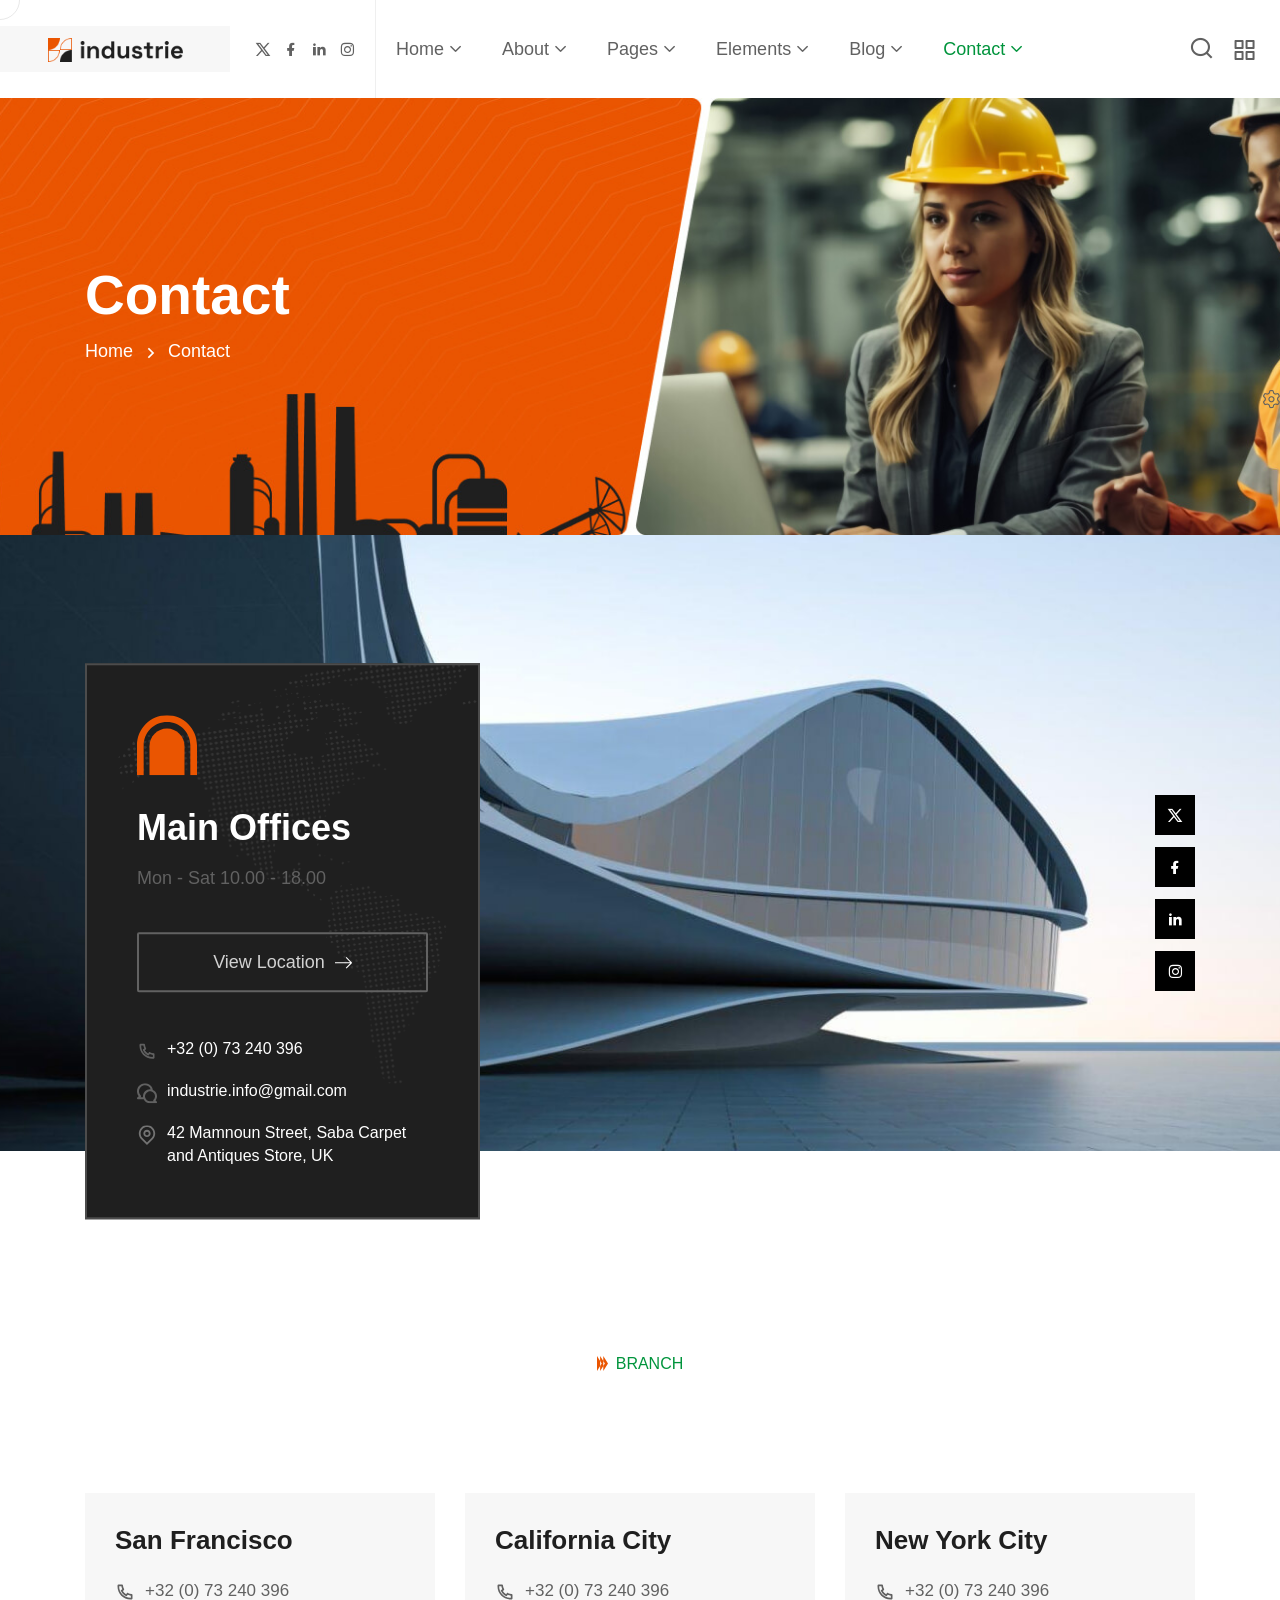
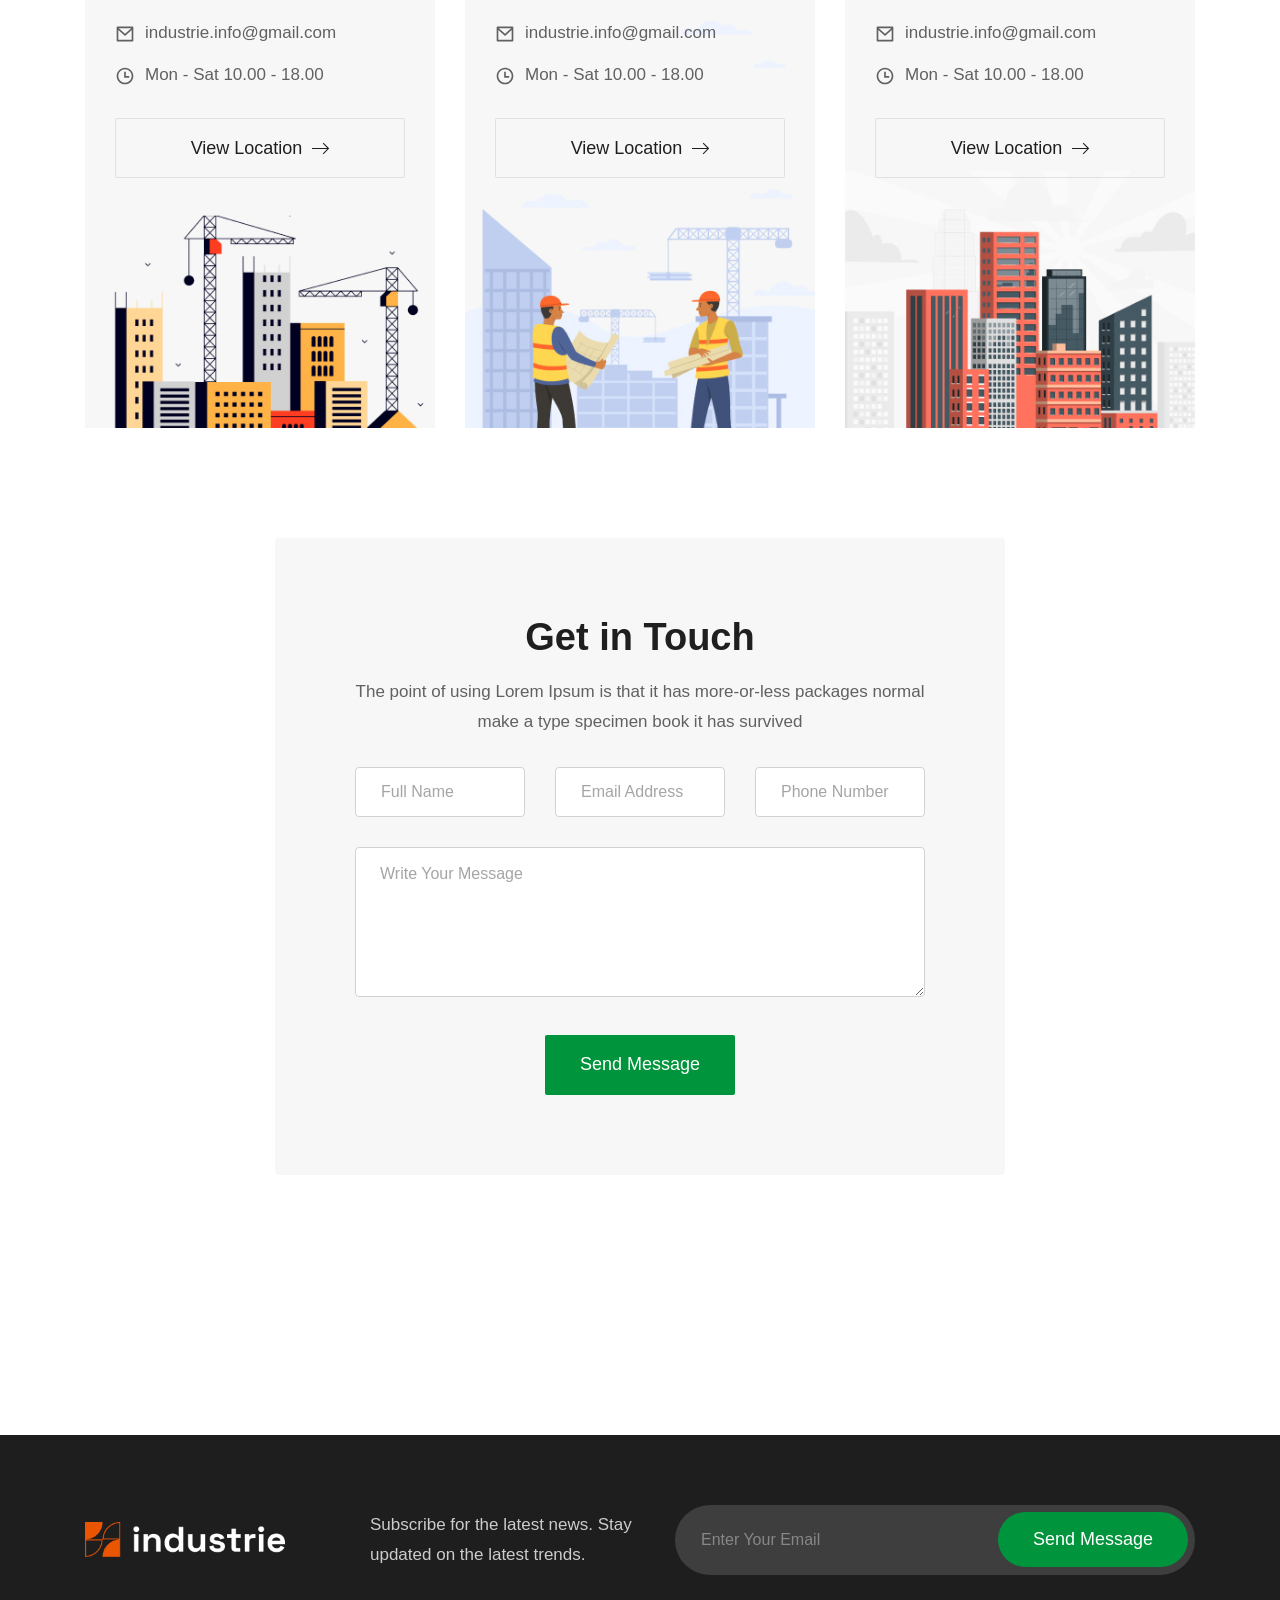
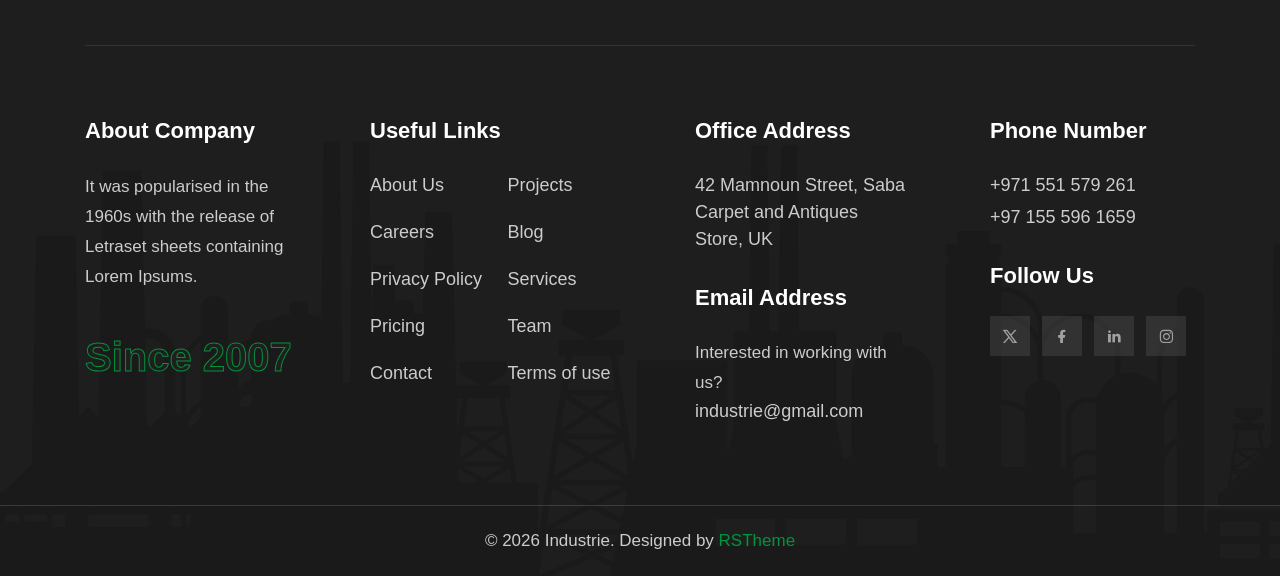
<file: contact.html>
<!doctype html>
<html class="no-js" lang="zxx">


<!-- Mirrored from industrie.rstheme.com/html/contact.html by HTTrack Website Copier/3.x [XR&CO'2014], Sat, 26 Apr 2025 08:28:15 GMT -->
<head>
    <meta charset="utf-8">
    <meta http-equiv="x-ua-compatible" content="ie=edge">
    <title>Contact || HTML Template</title>
    <meta name="description" content="">
    <meta name="viewport" content="width=device-width, initial-scale=1">
    <!-- Place favicon.ico in the root directory -->
    <link rel="shortcut icon" type="image/x-icon" href="assets/images/favicon.png">
    <!-- CSS here -->
    <link rel="stylesheet" href="assets/css/vendor/bootstrap.min.css">
    <link rel="stylesheet" href="assets/css/vendor/animate.min.css">
    <link rel="stylesheet" href="assets/css/plugins/swiper.min.css">
    <link rel="stylesheet" href="assets/css/plugins/nice-select.css">
    <link rel="stylesheet" href="assets/css/plugins/nouislider.min.css">
    <link rel="stylesheet" href="assets/css/vendor/magnific-popup.css">
    <link rel="stylesheet" href="assets/css/vendor/odometer.min.css">
    <link rel="stylesheet" href="assets/css/vendor/fontawesome-pro.css">
    <link rel="stylesheet" href="assets/css/vendor/spacing.css">
    <link rel="stylesheet" href="assets/css/vendor/remixicon.css">
    <link rel="stylesheet" href="assets/css/main.css">
</head>

<body class="rs-smoother-yes rtl">

    <!-- preloader start -->
    <div id="pre-load">
        <div id="loader" class="loader">
            <div class="loader-container">
                <div class="loader-icon"><img src="assets/images/favicon.png" alt=""></div>
            </div>
        </div>
    </div>
    <!-- preloader end -->

    <!-- preloader start -->

    <div id="rs-mouse">
        <div id="cursor-ball"></div>
    </div>

    <!-- preloader end -->

    <!-- Header area start -->
    <header>
        <div class="rs-header-area rs-header-one" id="header-sticky">
            <div class="container-fluid g-0">
                <div class="rs-header-inner">
                    <div class="rs-header-left">
                        <div class="rs-header-logo-wrapper">
                            <div class="rs-header-logo">
                                <a href="index.html"><img src="assets/images/logo/logo-orange.png" alt="logo"></a>
                            </div>
                        </div>
                    </div>
                    <div class="rs-header-menu">
                        <div class="rs-theme-social has-transparent has-orange">
                            <a href="#"><i class="ri-twitter-x-line"></i></a>
                            <a href="#"><i class="ri-facebook-fill"></i></a>
                            <a href="#"><i class="ri-linkedin-fill"></i></a>
                            <a href="#"><i class="ri-instagram-line"></i></a>
                        </div>
                        <nav id="mobile-menu" class="main-menu">
                            <ul class="multipage-menu">
                                <li class="menu-item-has-children">
                                    <a href="#">Home</a>
                                    <ul class="submenu last-children">
                                        <li class="menu-item-has-children has-arrow">
                                            <a href="#">Multipages</a>
                                            <ul class="submenu">
                                                <li><a href="index.html">Industry</a></li>
                                                <li><a href="red-engineering.html">Red Engineering</a></li>
                                                <li><a href="blue-construction.html">Blue Construction</a></li>
                                                <li><a href="metallurgy.html">Metallurgy</a></li>
                                                <li><a href="orange-construction.html">Orange construction</a></li>
                                                <li><a href="laboratory.html">Laboratory</a></li>
                                                <li><a href="renewable-energy.html">Renewable Energy</a></li>
                                                <li><a href="oil-gas.html">Oil & Gas</a></li>
                                                <li><a href="factory.html">Factory</a></li>
                                                <li><a href="robotic.html">Robotic</a></li>
                                                <li><a href="architecture.html">Architecture</a></li>
                                                <li><a href="manufacturing.html">Manufacturing</a></li>
                                            </ul>
                                        </li>
                                        <li class="menu-item-has-children has-arrow">
                                            <a href="javascript:void(0)">Onepages</a>
                                            <ul class="submenu">
                                                <li><a href="industrie-one-page.html">Industrie Onepage</a></li>
                                                <li><a href="red-engineering-one-page.html">Engineering Onepage</a></li>
                                                <li><a href="blue-construction-one-page.html">Blue Construct Onepage</a></li>
                                                <li><a href="metallurgy-one-page.html">Metallurgy Onepage</a></li>
                                                <li><a href="orange-construction-one-page.html">Construction Onepage</a></li>
                                                <li><a href="laboratory-one-page.html">Laboratory Onepage</a></li>
                                                <li><a href="renewable-energy-one-page.html"> Energy Onepage</a></li>
                                                <li><a href="oil-gas-one-page.html">Oil Gas Onepage</a></li>
                                                <li><a href="factory-one-page.html">Factory Onepage</a></li>
                                                <li><a href="robotic-one-page.html">Robotic Onepage</a></li>
                                                <li><a href="architecture-one-page.html">Architecture Onepage</a></li>
                                                <li><a href="manufacturing-one-page.html">Manufacturing Onepage</a></li>
                                            </ul>
                                        </li>
                                    </ul>
                                </li>
                                <!-- about menu -->
                                <li class="menu-item-has-children">
                                    <a href="about.html">About</a>
                                    <ul class="submenu last-children">
                                        <li>
                                            <a href="about.html">About Us 01</a>
                                        </li>
                                        <li>
                                            <a href="about-two.html">About Us 02</a>
                                        </li>
                                    </ul>
                                </li>
                                <!-- page menu -->
                                <li class="menu-item-has-children">
                                    <a href="javascript:void(0)">Pages</a>
                                    <ul class="submenu last-children">
                                        <li class=" has-arrow">
                                            <a href="javascript:void(0)">Services</a>
                                            <ul class="submenu">
                                                <li><a href="services.html">Services</a></li>
                                                <li><a href="services-details.html">Services Details</a></li>
                                            </ul>
                                        </li>
                                        <li class=" has-arrow">
                                            <a href="javascript:void(0)">Team</a>
                                            <ul class="submenu">
                                                <li><a href="team.html">Team</a></li>
                                                <li><a href="team-details.html">Team Details</a></li>
                                            </ul>
                                        </li>
                                        <li class=" has-arrow">
                                            <a href="javascript:void(0)">Project</a>
                                            <ul class="submenu">
                                                <li><a href="portfolio.html">Project</a></li>
                                                <li><a href="portfolio-details.html">Project Details</a></li>
                                            </ul>
                                        </li>
                                        <li>
                                            <a href="pricing.html">Pricing Plan</a>
                                        </li>
                                        <li class=" has-arrow">
                                            <a href="shop.html">Shop</a>
                                            <ul class="submenu">
                                                <li><a href="shop.html">Product</a></li>
                                                <li><a href="shop-details.html">Product Details</a></li>
                                                <li><a href="checkout.html">Checkout</a></li>
                                                <li><a href="cart.html">Cart</a></li>
                                            </ul>
                                        </li>
                                        <li>
                                            <a href="faq.html">Faq</a>
                                        </li>
                                        <li>
                                            <a href="appointment.html">Appointment</a>
                                        </li>
                                    </ul>
                                </li>
                                <!-- elements menu -->
                                <li class="has-mega-menu menu-item-has-children">
                                    <a href="javascript:void(0)">Elements</a>
                                    <ul class="mega-menu mega-grid">
                                        <li>
                                            <a href="#" class="title">Elements Layout</a>
                                            <ul>
                                                <li><a href="elements-features.html">Features</a></li>
                                                <li><a href="elements-advance-tab.html">Advance Tab</a></li>
                                                <li><a href="elements-work-process.html">Work Process</a></li>
                                                <li><a href="elements-counter.html">Counter</a></li>
                                                <li><a href="elements-gsap.html">GSAP</a></li>
                                            </ul>
                                        </li>
                                        <li>
                                            <a href="#" class="title">Elements Layout</a>
                                            <ul>
                                                <li><a href="elements-services.html">Services Box</a></li>
                                                <li><a href="elements-team.html">Team</a></li>
                                                <li><a href="elements-pricing.html">Pricing</a></li>
                                                <li><a href="elements-portfolio.html">Project</a></li>
                                                <li><a href="#">Coming Soon</a></li>
                                            </ul>
                                        </li>
                                        <li>
                                            <a href="#" class="title">Elements Layout</a>
                                            <ul>
                                                <li><a href="elements-services-tab.html">Services Tab</a></li>
                                                <li><a href="elements-testimonial.html">Testimonials</a></li>
                                                <li><a href="elements-brand.html">Partner Logo</a></li>
                                                <li><a href="elements-blog.html">Blog</a></li>
                                                <li><a href="#">Coming Soon</a></li>
                                            </ul>
                                        </li>
                                    </ul>
                                </li>

                                <li class="menu-item-has-children">
                                    <a href="javascript:void(0)">Blog</a>
                                    <ul class="submenu last-children">
                                        <li>
                                            <a href="blog.html">Blog</a>
                                        </li>
                                        <li>
                                            <a href="blog-details.html">Blog Details</a>
                                        </li>
                                    </ul>
                                </li>
                                <li class="menu-item-has-children">
                                    <a href="contact.html">Contact</a>
                                    <ul class="submenu last-children">
                                        <li>
                                            <a href="contact.html">Contact 01</a>
                                        </li>
                                        <li>
                                            <a href="contact-two.html">Contact 02</a>
                                        </li>
                                    </ul>
                                </li>
                            </ul>
                        </nav>
                    </div>
                    <div class="rs-header-right">
                        <!-- search area start -->
                        <div class="rs-header-search-wrapper">
                            <div class="rs-header-search-icon">
                                <i class="ri-close-fill has-close"></i>
                                <i class="ri-search-line has-search"></i>
                            </div>
                            <form class="rs-header-search-inner rs-stickys-form" action="#">
                                <div class="rs-header-search">
                                    <input type="text" placeholder="Searching...">
                                    <button type="submit"><i class="ri-search-line"></i></button>
                                </div>
                            </form>
                        </div>
                        <!-- search area end -->
                        <div class="rs-header-btn">
                            <a class="rs-btn has-theme-orange has-icon has-bg" href="contact.html">Get In Touch
                                <span class="icon-box">
                                <svg class="icon-first" xmlns="http://www.w3.org/2000/svg" viewBox="0 0 32 32">
                                    <path
                                        d="M31.71,15.29l-10-10L20.29,6.71,28.59,15H0v2H28.59l-8.29,8.29,1.41,1.41,10-10A1,1,0,0,0,31.71,15.29Z">
                                    </path>
                                </svg>
                                <svg class="icon-second" xmlns="http://www.w3.org/2000/svg" viewBox="0 0 32 32">
                                    <path
                                        d="M31.71,15.29l-10-10L20.29,6.71,28.59,15H0v2H28.59l-8.29,8.29,1.41,1.41,10-10A1,1,0,0,0,31.71,15.29Z">
                                    </path>
                                </svg>
                            </span>
                            </a>
                        </div>
                        <div class="rs-header-hamburger">
                            <div class="sidebar-toggle">
                                <a class="bar-icon" href="javascript:void(0)">
                                    <svg xmlns="http://www.w3.org/2000/svg" width="21" height="20" viewBox="0 0 21 20" fill="none">
                                        <path d="M8.55566 11H1.55566C1.29045 11 1.03609 11.1054 0.848557 11.2929C0.661021 11.4804 0.555664 11.7348 0.555664 12V19C0.555664 19.2652 0.661021 19.5196 0.848557 19.7071C1.03609 19.8946 1.29045 20 1.55566 20H8.55566C8.82088 20 9.07523 19.8946 9.26277 19.7071C9.45031 19.5196 9.55566 19.2652 9.55566 19V12C9.55566 11.7348 9.45031 11.4804 9.26277 11.2929C9.07523 11.1054 8.82088 11 8.55566 11ZM7.55566 18H2.55566V13H7.55566V18ZM19.5557 0H12.5557C12.2904 0 12.0361 0.105357 11.8486 0.292893C11.661 0.48043 11.5557 0.734784 11.5557 1V8C11.5557 8.26522 11.661 8.51957 11.8486 8.70711C12.0361 8.89464 12.2904 9 12.5557 9H19.5557C19.8209 9 20.0752 8.89464 20.2628 8.70711C20.4503 8.51957 20.5557 8.26522 20.5557 8V1C20.5557 0.734784 20.4503 0.48043 20.2628 0.292893C20.0752 0.105357 19.8209 0 19.5557 0ZM18.5557 7H13.5557V2H18.5557V7ZM19.5557 11H12.5557C12.2904 11 12.0361 11.1054 11.8486 11.2929C11.661 11.4804 11.5557 11.7348 11.5557 12V19C11.5557 19.2652 11.661 19.5196 11.8486 19.7071C12.0361 19.8946 12.2904 20 12.5557 20H19.5557C19.8209 20 20.0752 19.8946 20.2628 19.7071C20.4503 19.5196 20.5557 19.2652 20.5557 19V12C20.5557 11.7348 20.4503 11.4804 20.2628 11.2929C20.0752 11.1054 19.8209 11 19.5557 11ZM18.5557 18H13.5557V13H18.5557V18ZM8.55566 0H1.55566C1.29045 0 1.03609 0.105357 0.848557 0.292893C0.661021 0.48043 0.555664 0.734784 0.555664 1V8C0.555664 8.26522 0.661021 8.51957 0.848557 8.70711C1.03609 8.89464 1.29045 9 1.55566 9H8.55566C8.82088 9 9.07523 8.89464 9.26277 8.70711C9.45031 8.51957 9.55566 8.26522 9.55566 8V1C9.55566 0.734784 9.45031 0.48043 9.26277 0.292893C9.07523 0.105357 8.82088 0 8.55566 0ZM7.55566 7H2.55566V2H7.55566V7Z" fill="#616161"></path>
                                    </svg>
                                </a>
                            </div>
                        </div>
                    </div>
                </div>
            </div>
        </div>
    </header>
    <!-- Header area end -->

    <!-- Offcanvas area start -->
    <div class="fix">
        <div class="offcanvas-area" data-lenis-prevent>
            <div class="offcanvas-wrapper">
                <div class="offcanvas-content">
                    <div class="offcanvas-top d-flex justify-content-between align-items-center mb-20">
                        <div class="offcanvas-logo">
                            <a class="logo-black" href="index.html"><img src="assets/images/logo/logo-orange.png" alt="logo"></a>
                        </div>
                        <div class="offcanvas-close">
                            <button class="offcanvas-close-icon animation--flip">
                                <span class="offcanvas-m-lines">
                                <span class="offcanvas-m-line line--1"></span><span
                                    class="offcanvas-m-line line--2"></span><span
                                    class="offcanvas-m-line line--3"></span>
                                </span>
                            </button>
                        </div>
                    </div>
                    <div class="offcanvas-about mb-30 d-none d-sm-block">
                        <p> Industrie is a modern factory website. specifically designed for who need construction,
                            firms, oil, architecture and any other small business.
                        </p>
                    </div>
                    <div class="offcanvas-gallery d-none d-sm-block">
                        <div class="offcanvas-gallery-thumb-wrapper">
                            <div class="offcanvas-popup-thumb">
                                <a class="popup-image" href="assets/images/gallery/gallery-thumb-01.png">
                                    <img src="assets/images/gallery/gallery-thumb-01.png" alt="image">
                                </a>
                            </div>
                            <div class="offcanvas-popup-thumb">
                                <a class="popup-image" href="assets/images/gallery/gallery-thumb-02.png">
                                    <img src="assets/images/gallery/gallery-thumb-02.png" alt="image">
                                </a>
                            </div>
                            <div class="offcanvas-popup-thumb">
                                <a class="popup-image" href="assets/images/gallery/gallery-thumb-03.png">
                                    <img src="assets/images/gallery/gallery-thumb-03.png" alt="image">
                                </a>
                            </div>
                            <div class="offcanvas-popup-thumb">
                                <a class="popup-image" href="assets/images/gallery/gallery-thumb-04.png">
                                    <img src="assets/images/gallery/gallery-thumb-04.png" alt="image">
                                </a>
                            </div>
                            <div class="offcanvas-popup-thumb">
                                <a class="popup-image" href="assets/images/gallery/gallery-thumb-05.png">
                                    <img src="assets/images/gallery/gallery-thumb-05.png" alt="image">
                                </a>
                            </div>
                            <div class="offcanvas-popup-thumb">
                                <a class="popup-image" href="assets/images/gallery/gallery-thumb-01.png">
                                    <img src="assets/images/gallery/gallery-thumb-01.png" alt="image">
                                </a>
                            </div>
                        </div>
                    </div>
                    <div class="mobile-menu">
                        <div class="rs-offcanvas-menu mb-25">
                            <nav></nav>
                        </div>
                    </div>
                    <div class="offcanvas-contact mb-30">
                        <h4 class="offcanvas-title-meta">Contact Info</h4>
                        <ul>
                            <li class="d-flex align-items-center gap-15">
                                <div class="offcanvas-contact-icon">
                                    <svg xmlns="http://www.w3.org/2000/svg" width="14" height="18" viewBox="0 0 14 18" fill="none">
                                        <path d="M11.8768 9.68475C11.3059 10.835 10.5331 11.9818 9.74128 13.0109C8.95198 14.0368 8.15999 14.9249 7.5643 15.5572C7.48514 15.6412 7.40956 15.7206 7.33802 15.7951C7.26648 15.7206 7.1909 15.6412 7.11174 15.5572C6.51605 14.9249 5.72406 14.0368 4.93476 13.0109C4.14299 11.9818 3.37019 10.835 2.79925 9.68475C2.22242 8.52266 1.89032 7.43373 1.89032 6.5C1.89032 3.50846 4.32934 1.08333 7.33802 1.08333C10.3467 1.08333 12.7857 3.50846 12.7857 6.5C12.7857 7.43373 12.4536 8.52266 11.8768 9.68475ZM7.33802 17.3333C7.33802 17.3333 13.8753 11.1732 13.8753 6.5C13.8753 2.91015 10.9484 0 7.33802 0C3.7276 0 0.800781 2.91015 0.800781 6.5C0.800781 11.1732 7.33802 17.3333 7.33802 17.3333Z" fill="#6D6D6D"></path>
                                        <path d="M7.33802 8.66667C6.13455 8.66667 5.15894 7.69662 5.15894 6.5C5.15894 5.30338 6.13455 4.33333 7.33802 4.33333C8.54149 4.33333 9.5171 5.30338 9.5171 6.5C9.5171 7.69662 8.54149 8.66667 7.33802 8.66667ZM7.33802 9.75C9.14323 9.75 10.6066 8.29492 10.6066 6.5C10.6066 4.70507 9.14323 3.25 7.33802 3.25C5.53281 3.25 4.0694 4.70507 4.0694 6.5C4.0694 8.29492 5.53281 9.75 7.33802 9.75Z" fill="#6D6D6D"></path>
                                    </svg>
                                </div>
                                <div class="offcanvas-contact-text">
                                    <a href="#"> 2096 New Market, New Road <br>
                                    North Carolina, USA </a>
                                </div>
                            </li>
                            <li class="d-flex align-items-center gap-15">
                                <div class="offcanvas-contact-icon">
                                    <svg xmlns="http://www.w3.org/2000/svg" width="16" height="16" viewBox="0 0 16 16" fill="none">
                                        <path d="M3.65387 1.32849C3.40343 1.00649 2.92745 0.976861 2.639 1.26531L1.60508 2.29923C1.1216 2.78271 0.94387 3.46766 1.1551 4.06847C2.00338 6.48124 3.39215 8.74671 5.32272 10.6773C7.25329 12.6078 9.51876 13.9966 11.9315 14.8449C12.5323 15.0561 13.2173 14.8784 13.7008 14.3949L14.7347 13.361C15.0231 13.0726 14.9935 12.5966 14.6715 12.3461L12.3653 10.5524C12.2008 10.4245 11.9866 10.3793 11.7845 10.4298L9.59541 10.9771C9.00082 11.1257 8.37183 10.9515 7.93845 10.5181L5.48187 8.06155C5.04849 7.62817 4.87427 6.99919 5.02292 6.40459L5.57019 4.21553C5.62073 4.01336 5.57552 3.79918 5.44758 3.63468L3.65387 1.32849ZM1.88477 0.511076C2.62689 -0.231039 3.8515 -0.154797 4.49583 0.673634L6.28954 2.97983C6.6187 3.40304 6.73502 3.95409 6.60498 4.47423L6.05772 6.66329C5.99994 6.8944 6.06766 7.13888 6.2361 7.30732L8.69268 9.7639C8.86113 9.93235 9.1056 10.0001 9.33671 9.94229L11.5258 9.39502C12.0459 9.26499 12.597 9.3813 13.0202 9.71047L15.3264 11.5042C16.1548 12.1485 16.231 13.3731 15.4889 14.1152L14.455 15.1492C13.7153 15.8889 12.6089 16.2137 11.5778 15.8512C9.01754 14.9511 6.61438 13.4774 4.56849 11.4315C2.5226 9.38562 1.04895 6.98246 0.148838 4.42225C-0.213682 3.39112 0.11113 2.28472 0.85085 1.545L1.88477 0.511076Z" fill="#6D6D6D"></path>
                                        <path d="M11 0.5C11 0.223858 11.2239 0 11.5 0H15.5C15.7761 0 16 0.223858 16 0.5V4.5C16 4.77614 15.7761 5 15.5 5C15.2239 5 15 4.77614 15 4.5V1.70711L10.8536 5.85355C10.6583 6.04882 10.3417 6.04882 10.1464 5.85355C9.95118 5.65829 9.95118 5.34171 10.1464 5.14645L14.2929 1H11.5C11.2239 1 11 0.776142 11 0.5Z" fill="#6D6D6D"></path>
                                    </svg>
                                </div>
                                <div class="offcanvas-contact-text">
                                    <a href="tel:+12346691234"> +123-4669-1234 </a>
                                </div>
                            </li>
                            <li class="d-flex align-items-center gap-15">
                                <div class="offcanvas-contact-icon">
                                    <svg xmlns="http://www.w3.org/2000/svg" width="16" height="16" viewBox="0 0 16 16" fill="none">
                                        <path d="M2 2C0.895431 2 0 2.89543 0 4V12L2.58386e-05 12.0103C0.00555998 13.1101 0.898859 14 2 14H7.5C7.77614 14 8 13.7761 8 13.5C8 13.2239 7.77614 13 7.5 13H2C1.53715 13 1.14774 12.6855 1.03376 12.2586L6.67417 8.7876L8 9.5831L15 5.3831V8.5C15 8.77614 15.2239 9 15.5 9C15.7761 9 16 8.77614 16 8.5V4C16 2.89543 15.1046 2 14 2H2ZM5.70808 8.20794L1 11.1052V5.3831L5.70808 8.20794ZM1 4.2169V4C1 3.44772 1.44772 3 2 3H14C14.5523 3 15 3.44772 15 4V4.2169L8 8.4169L1 4.2169Z" fill="#6D6D6D"></path>
                                        <path d="M14.2467 14.2686C15.2567 14.2686 15.8339 13.4116 15.8339 12.2442V12.0344C15.8339 10.4297 14.6402 9 12.5197 9H12.4847C10.421 9 9 10.3598 9 12.4322V12.6465C9 14.8195 10.4385 16 12.3579 16H12.4016C12.9963 16 13.4204 15.9257 13.639 15.8251V15.0949C13.3941 15.2042 12.9656 15.2742 12.4585 15.2742H12.4147C11.0812 15.2742 9.84385 14.4872 9.84385 12.6202V12.4628C9.84385 10.8057 10.9019 9.73891 12.4847 9.73891H12.524C14.0587 9.73891 15.0075 10.7883 15.0075 12.065V12.183C15.0075 13.158 14.6839 13.5734 14.3691 13.5734C14.1374 13.5734 13.9582 13.4247 13.9582 13.1537V10.9631H13.0531V11.5315H13.0225C12.9394 11.2342 12.6552 10.9019 12.0693 10.9019C11.2911 10.9019 10.8101 11.4572 10.8101 12.3011V12.8301C10.8101 13.722 11.2998 14.2642 12.0693 14.2642C12.5415 14.2642 12.9656 14.0369 13.0837 13.6215H13.1274C13.2455 14.0412 13.7439 14.2686 14.2467 14.2686ZM11.7939 12.6814V12.4541C11.7939 11.9076 12.0212 11.6627 12.3666 11.6627C12.664 11.6627 12.9394 11.8551 12.9394 12.371V12.7383C12.9394 13.3111 12.6858 13.4816 12.3754 13.4816C12.0212 13.4816 11.7939 13.2673 11.7939 12.6814Z" fill="#6D6D6D"></path>
                                    </svg>
                                </div>
                                <div class="offcanvas-contact-text">
                                    <a href="mailto:info@gmail.com">info@gmail.com</a>
                                </div>
                            </li>
                        </ul>
                    </div>
                    <div class="offcanvas-social">
                        <h4 class="offcanvas-title-meta">Subscribe & Follow</h4>
                        <ul>
                            <li><a href="#"><i class="fab fa-facebook-f"></i></a></li>
                            <li><a href="#"><i class="fab fa-twitter"></i></a></li>
                            <li><a href="#"><i class="fab fa-youtube"></i></a></li>
                            <li><a href="#"><i class="fab fa-linkedin"></i></a></li>
                        </ul>
                    </div>
                </div>
            </div>
        </div>
    </div>
    <div class="offcanvas-overlay"></div>
    <div class="offcanvas-overlay-white"></div>
    <!-- Offcanvas area start -->

    <!-- Body main wrapper start -->
    <main>

        <!-- breadcrumb area start -->
        <section class="rs-breadcrumb-area rs-breadcrumb-one p-relative">
            <div class="rs-breadcrumb-bg" data-background="assets/images/bg/breadcrumb-bg-01.png"></div>
            <div class="container">
                <div class="row">
                    <div class="col-xxl-6 col-xl-8 col-lg-8">
                        <div class="rs-breadcrumb-content-wrapper">
                            <div class="rs-breadcrumb-title-wrapper">
                                <h1 class="rs-breadcrumb-title">Contact</h1>
                            </div>
                            <div class="rs-breadcrumb-menu">
                                <nav>
                                    <ul>
                                        <li><span><a href="index.html">Home</a></span></li>
                                        <li><span>Contact</span></li>
                                    </ul>
                                </nav>
                            </div>
                        </div>
                    </div>
                </div>
            </div>
        </section>
        <!-- breadcrumb area end -->

        <!-- contact area start -->
        <section class="rs-contact-area rs-contact-five section-space-top">
            <div class="rs-contact-bg-thumb" data-background="assets/images/bg/contact-bg-10.png"> </div>
            <div class="container">
                <div class="row align-items-center g-5">
                    <div class="col-lg-6 col-md-6">
                        <div class="rs-contact-wrapper gsap-move down-60  start-51">
                            <div class="rs-contact-thumb">
                                <img src="assets/images/bg/contact-bg-11.png" alt="">
                            </div>
                            <div class="rs-contact-shape">
                                <svg xmlns="http://www.w3.org/2000/svg" width="54" height="54" viewBox="0 0 54 54" fill="none">
                                    <path d="M0 27C0 12.0883 12.0883 0 27 0C41.9117 0 54 12.0883 54 27V54H48V27C48 15.402 38.598 6 27 6C15.402 6 6 15.402 6 27V54H0V27Z" fill="#EA5501"></path>
                                    <path d="M27 12C18.3015 12 11.25 19.0515 11.25 27.75V54H42.75V27.75C42.75 19.0515 35.6985 12 27 12Z" fill="#EA5501"></path>
                                </svg>
                            </div>
                            <h3 class="rs-contact-title">Main Offices</h3>
                            <span class="rs-contact-meta">Mon - Sat 10.00 - 18.00 </span>
                            <div class="rs-contact-btn">
                                <a class="rs-btn has-icon w-100" href="https://maps.app.goo.gl/4CyH82tFmf6L8H1TA">View
                                    Location
                                    <span class="icon-box">
                                        <svg class="icon-first" xmlns="http://www.w3.org/2000/svg" viewBox="0 0 32 32">
                                            <path
                                                d="M31.71,15.29l-10-10L20.29,6.71,28.59,15H0v2H28.59l-8.29,8.29,1.41,1.41,10-10A1,1,0,0,0,31.71,15.29Z">
                                            </path>
                                        </svg>
                                        <svg class="icon-second" xmlns="http://www.w3.org/2000/svg" viewBox="0 0 32 32">
                                            <path
                                                d="M31.71,15.29l-10-10L20.29,6.71,28.59,15H0v2H28.59l-8.29,8.29,1.41,1.41,10-10A1,1,0,0,0,31.71,15.29Z">
                                            </path>
                                        </svg>
                                    </span>
                                </a>
                            </div>
                            <div class="rs-cotact-list-wrapper">
                                <div class="rs-contact-item">
                                    <div class="rs-contact-icon">
                                        <svg xmlns="http://www.w3.org/2000/svg" viewBox="0 0 24 24" fill="currentColor">
                                            <path d="M9.36556 10.6821C10.302 12.3288 11.6712 13.698 13.3179 14.6344L14.2024 13.3961C14.4965 12.9845 15.0516 12.8573 15.4956 13.0998C16.9024 13.8683 18.4571 14.3353 20.0789 14.4637C20.599 14.5049 21 14.9389 21 15.4606V19.9234C21 20.4361 20.6122 20.8657 20.1022 20.9181C19.5723 20.9726 19.0377 21 18.5 21C9.93959 21 3 14.0604 3 5.5C3 4.96227 3.02742 4.42771 3.08189 3.89776C3.1343 3.38775 3.56394 3 4.07665 3H8.53942C9.0611 3 9.49513 3.40104 9.5363 3.92109C9.66467 5.54288 10.1317 7.09764 10.9002 8.50444C11.1427 8.9484 11.0155 9.50354 10.6039 9.79757L9.36556 10.6821ZM6.84425 10.0252L8.7442 8.66809C8.20547 7.50514 7.83628 6.27183 7.64727 5H5.00907C5.00303 5.16632 5 5.333 5 5.5C5 12.9558 11.0442 19 18.5 19C18.667 19 18.8337 18.997 19 18.9909V16.3527C17.7282 16.1637 16.4949 15.7945 15.3319 15.2558L13.9748 17.1558C13.4258 16.9425 12.8956 16.6915 12.3874 16.4061L12.3293 16.373C10.3697 15.2587 8.74134 13.6303 7.627 11.6707L7.59394 11.6126C7.30849 11.1044 7.05754 10.5742 6.84425 10.0252Z">
                                            </path>
                                        </svg>
                                    </div>
                                    <h6>
                                        <a href="tel:+32(0)73240396">+32 (0) 73 240 396</a>
                                    </h6>
                                </div>
                                <div class="rs-contact-item">
                                    <div class="rs-contact-icon">
                                        <svg xmlns="http://www.w3.org/2000/svg" width="24" height="24" viewBox="0 0 24 24" fill="none">
                                            <path d="M22.3338 20.6286C23.0854 19.6211 23.6012 18.4577 23.8431 17.2242C24.085 15.9907 24.0468 14.7186 23.7314 13.5019C23.416 12.2851 22.8314 11.1547 22.0207 10.1941C21.21 9.23346 20.194 8.46713 19.0476 7.95164C18.7979 6.51497 18.224 5.15411 17.3695 3.97247C16.515 2.79083 15.4025 1.8195 14.1163 1.13228C12.8302 0.445066 11.4044 0.0600458 9.94712 0.00647694C8.48989 -0.047092 7.03962 0.232199 5.7065 0.82313C4.37338 1.41406 3.1925 2.30108 2.25358 3.41679C1.31465 4.53251 0.642389 5.84756 0.287871 7.26202C-0.0666478 8.67649 -0.0940951 10.1532 0.207615 11.5798C0.509324 13.0065 1.13225 14.3456 2.02907 15.4954L0.361996 17.1505C0.19558 17.3192 0.0828473 17.5333 0.0380233 17.766C-0.00680069 17.9987 0.0182925 18.2394 0.110137 18.4578C0.200111 18.6768 0.352903 18.8643 0.549258 18.9966C0.745613 19.129 0.976743 19.2002 1.21352 19.2014H8.03772C8.71732 20.6341 9.78879 21.8451 11.1281 22.6941C12.4674 23.5431 14.0198 23.9954 15.6055 23.9987H22.8015C23.0383 23.9975 23.2694 23.9263 23.4658 23.794C23.6621 23.6616 23.8149 23.4741 23.9049 23.2551C23.9967 23.0367 24.0218 22.796 23.977 22.5633C23.9322 22.3307 23.8194 22.1165 23.653 21.9478L22.3338 20.6286ZM7.21018 15.6034C7.21183 16.005 7.2439 16.4059 7.30613 16.8027H4.10391L4.52368 16.3949C4.63609 16.2834 4.72531 16.1508 4.7862 16.0047C4.84709 15.8585 4.87844 15.7017 4.87844 15.5434C4.87844 15.3851 4.84709 15.2283 4.7862 15.0822C4.72531 14.936 4.63609 14.8034 4.52368 14.6919C3.85152 14.0271 3.31865 13.235 2.95622 12.3619C2.59378 11.4887 2.40906 10.5521 2.41285 9.60672C2.41285 7.69823 3.171 5.8679 4.52051 4.51839C5.87002 3.16888 7.70035 2.41073 9.60884 2.41073C11.098 2.40178 12.5526 2.85974 13.768 3.72024C14.9835 4.58073 15.8987 5.8005 16.3851 7.20806C16.1212 7.20806 15.8694 7.20806 15.6055 7.20806C13.3789 7.20806 11.2435 8.09256 9.66911 9.66699C8.09469 11.2414 7.21018 13.3768 7.21018 15.6034ZM19.8511 21.6L19.9111 21.66H15.6055C14.2183 21.6575 12.8748 21.1742 11.804 20.2923C10.7332 19.4104 10.0012 18.1845 9.73285 16.8235C9.46447 15.4625 9.67626 14.0505 10.3321 12.8282C10.988 11.6058 12.0474 10.6486 13.3298 10.1197C14.6123 9.59076 16.0384 9.52283 17.3653 9.92746C18.6922 10.3321 19.8378 11.1842 20.6069 12.3387C21.376 13.4932 21.721 14.8787 21.5832 16.2591C21.4454 17.6394 20.8333 18.9293 19.8511 19.909C19.6252 20.1304 19.4958 20.4322 19.4913 20.7485C19.492 20.9072 19.5241 21.0642 19.5859 21.2103C19.6477 21.3565 19.7378 21.489 19.8511 21.6V21.6Z" fill="#616161"></path>
                                        </svg>
                                    </div>
                                    <h6>
                                        <a href="mailto:industrie.info@gmail.com">industrie.info@gmail.com</a>
                                    </h6>
                                </div>
                                <div class="rs-contact-item">
                                    <div class="rs-contact-icon">
                                        <svg xmlns="http://www.w3.org/2000/svg" width="18" height="22" viewBox="0 0 18 22" fill="none">
                                            <path d="M9 18.8995L13.9497 13.9497C16.6834 11.2161 16.6834 6.78392 13.9497 4.05025C11.2161 1.31658 6.78392 1.31658 4.05025 4.05025C1.31658 6.78392 1.31658 11.2161 4.05025 13.9497L9 18.8995ZM9 21.7279L2.63604 15.364C-0.87868 11.8492 -0.87868 6.15076 2.63604 2.63604C6.15076 -0.87868 11.8492 -0.87868 15.364 2.63604C18.8787 6.15076 18.8787 11.8492 15.364 15.364L9 21.7279ZM9 11C10.1046 11 11 10.1046 11 9C11 7.89543 10.1046 7 9 7C7.8954 7 7 7.89543 7 9C7 10.1046 7.8954 11 9 11ZM9 13C6.79086 13 5 11.2091 5 9C5 6.79086 6.79086 5 9 5C11.2091 5 13 6.79086 13 9C13 11.2091 11.2091 13 9 13Z" fill="#737373"></path>
                                        </svg>
                                    </div>
                                    <h6>
                                        <a href="#"> 42 Mamnoun Street, Saba Carpet and Antiques Store, UK</a>
                                    </h6>
                                </div>
                            </div>
                        </div>
                    </div>
                    <div class="col-lg-6 col-md-6">
                        <div class="rs-contact-social-wrapper">
                            <div class="rs-theme-social has-bg-black">
                                <a href="#"><i class="ri-twitter-x-line"></i></a>
                                <a href="#"><i class="ri-facebook-fill"></i></a>
                                <a href="#"><i class="ri-linkedin-fill"></i></a>
                                <a href="#"><i class="ri-instagram-line"></i></a>
                            </div>
                        </div>
                    </div>
                </div>
            </div>
        </section>
        <!-- contact area end -->

        <!-- contact area start -->
        <section class="rs-contact-area section-space rs-contact-six">
            <div class="container">
                <div class="row">
                    <div class="rs-section-title-wrapper text-center section-title-space">
                        <span class="rs-section-subtitle has-theme-orange">
                            <svg xmlns="http://www.w3.org/2000/svg" width="11" height="15" viewBox="0 0 11 15"
                                fill="none">
                                <path d="M3.14286 10L0 15L8.78104e-07 0L3.14286 5V10Z" fill="#EA5501"></path>
                                <path fill-rule="evenodd" clip-rule="evenodd"
                                    d="M6.28571 10L3.14286 15L3.14286 10L4.71428 7.5L3.14286 5L3.14286 0L6.28571 5L6.28571 10ZM6.28571 10L7.85714 7.5L6.28571 5V0L11 7.5L6.28571 15V10Z"
                                    fill="#EA5501"></path>
                            </svg>
                            Branch
                        </span>
                        <h2 class="rs-section-title rs-split-text-enable split-in-fade">Global Office</h2>
                    </div>
                </div>
                <div class="row">
                    <div class="rs-contact-wrapper">
                        <div class="rs-contact-item">
                            <div class="rs-contact-bg-thumb" data-background="assets/images/contact/contact-thumb-02.png"></div>
                            <h4 class="rs-contact-title">San Francisco</h4>
                            <div class="rs-contact-list-wrapper">
                                <div class="rs-contact-list">
                                    <div class="rs-contact-icon">
                                        <svg xmlns="http://www.w3.org/2000/svg" viewBox="0 0 24 24" fill="currentColor">
                                            <path d="M9.36556 10.6821C10.302 12.3288 11.6712 13.698 13.3179 14.6344L14.2024 13.3961C14.4965 12.9845 15.0516 12.8573 15.4956 13.0998C16.9024 13.8683 18.4571 14.3353 20.0789 14.4637C20.599 14.5049 21 14.9389 21 15.4606V19.9234C21 20.4361 20.6122 20.8657 20.1022 20.9181C19.5723 20.9726 19.0377 21 18.5 21C9.93959 21 3 14.0604 3 5.5C3 4.96227 3.02742 4.42771 3.08189 3.89776C3.1343 3.38775 3.56394 3 4.07665 3H8.53942C9.0611 3 9.49513 3.40104 9.5363 3.92109C9.66467 5.54288 10.1317 7.09764 10.9002 8.50444C11.1427 8.9484 11.0155 9.50354 10.6039 9.79757L9.36556 10.6821ZM6.84425 10.0252L8.7442 8.66809C8.20547 7.50514 7.83628 6.27183 7.64727 5H5.00907C5.00303 5.16632 5 5.333 5 5.5C5 12.9558 11.0442 19 18.5 19C18.667 19 18.8337 18.997 19 18.9909V16.3527C17.7282 16.1637 16.4949 15.7945 15.3319 15.2558L13.9748 17.1558C13.4258 16.9425 12.8956 16.6915 12.3874 16.4061L12.3293 16.373C10.3697 15.2587 8.74134 13.6303 7.627 11.6707L7.59394 11.6126C7.30849 11.1044 7.05754 10.5742 6.84425 10.0252Z">
                                            </path>
                                        </svg>
                                    </div>
                                    <h6>
                                        <a href="tel:+32(0)73240396">+32 (0) 73 240 396</a>
                                    </h6>
                                </div>
                                <div class="rs-contact-list">
                                    <div class="rs-contact-icon">
                                        <svg xmlns="http://www.w3.org/2000/svg" viewBox="0 0 24 24" fill="currentColor">
                                            <path d="M3 3H21C21.5523 3 22 3.44772 22 4V20C22 20.5523 21.5523 21 21 21H3C2.44772 21 2 20.5523 2 20V4C2 3.44772 2.44772 3 3 3ZM20 7.23792L12.0718 14.338L4 7.21594V19H20V7.23792ZM4.51146 5L12.0619 11.662L19.501 5H4.51146Z">
                                            </path>
                                        </svg>
                                    </div>
                                    <h6>
                                        <a href="mailto:industrie.info@gmail.com">industrie.info@gmail.com</a>
                                    </h6>
                                </div>
                                <div class="rs-contact-list">
                                    <div class="rs-contact-icon">
                                        <svg xmlns="http://www.w3.org/2000/svg" viewBox="0 0 24 24" fill="currentColor">
                                            <path d="M12 22C6.47715 22 2 17.5228 2 12C2 6.47715 6.47715 2 12 2C17.5228 2 22 6.47715 22 12C22 17.5228 17.5228 22 12 22ZM12 20C16.4183 20 20 16.4183 20 12C20 7.58172 16.4183 4 12 4C7.58172 4 4 7.58172 4 12C4 16.4183 7.58172 20 12 20ZM13 12H17V14H11V7H13V12Z">
                                            </path>
                                        </svg>
                                    </div>
                                    <h6>
                                        <span> Mon - Sat 10.00 - 18.00 </span>
                                    </h6>
                                </div>
                            </div>
                            <div class="rs-contact-btn">
                                <a class="rs-btn has-bg-transparent has-icon has-bg w-100" href="https://maps.app.goo.gl/4CyH82tFmf6L8H1TA">View
                                    Location
                                    <span class="icon-box">
                                        <svg class="icon-first" xmlns="http://www.w3.org/2000/svg" viewBox="0 0 32 32">
                                            <path
                                                d="M31.71,15.29l-10-10L20.29,6.71,28.59,15H0v2H28.59l-8.29,8.29,1.41,1.41,10-10A1,1,0,0,0,31.71,15.29Z">
                                            </path>
                                        </svg>
                                        <svg class="icon-second" xmlns="http://www.w3.org/2000/svg" viewBox="0 0 32 32">
                                            <path
                                                d="M31.71,15.29l-10-10L20.29,6.71,28.59,15H0v2H28.59l-8.29,8.29,1.41,1.41,10-10A1,1,0,0,0,31.71,15.29Z">
                                            </path>
                                        </svg>
                                    </span>
                                </a>
                            </div>
                        </div>
                        <div class="rs-contact-item">
                            <div class="rs-contact-bg-thumb" data-background="assets/images/contact/contact-thumb-03.png"></div>
                            <h4 class="rs-contact-title">California City</h4>
                            <div class="rs-contact-list-wrapper">
                                <div class="rs-contact-list">
                                    <div class="rs-contact-icon">
                                        <svg xmlns="http://www.w3.org/2000/svg" viewBox="0 0 24 24" fill="currentColor">
                                            <path d="M9.36556 10.6821C10.302 12.3288 11.6712 13.698 13.3179 14.6344L14.2024 13.3961C14.4965 12.9845 15.0516 12.8573 15.4956 13.0998C16.9024 13.8683 18.4571 14.3353 20.0789 14.4637C20.599 14.5049 21 14.9389 21 15.4606V19.9234C21 20.4361 20.6122 20.8657 20.1022 20.9181C19.5723 20.9726 19.0377 21 18.5 21C9.93959 21 3 14.0604 3 5.5C3 4.96227 3.02742 4.42771 3.08189 3.89776C3.1343 3.38775 3.56394 3 4.07665 3H8.53942C9.0611 3 9.49513 3.40104 9.5363 3.92109C9.66467 5.54288 10.1317 7.09764 10.9002 8.50444C11.1427 8.9484 11.0155 9.50354 10.6039 9.79757L9.36556 10.6821ZM6.84425 10.0252L8.7442 8.66809C8.20547 7.50514 7.83628 6.27183 7.64727 5H5.00907C5.00303 5.16632 5 5.333 5 5.5C5 12.9558 11.0442 19 18.5 19C18.667 19 18.8337 18.997 19 18.9909V16.3527C17.7282 16.1637 16.4949 15.7945 15.3319 15.2558L13.9748 17.1558C13.4258 16.9425 12.8956 16.6915 12.3874 16.4061L12.3293 16.373C10.3697 15.2587 8.74134 13.6303 7.627 11.6707L7.59394 11.6126C7.30849 11.1044 7.05754 10.5742 6.84425 10.0252Z">
                                            </path>
                                        </svg>
                                    </div>
                                    <h6>
                                        <a href="tel:+32(0)73240396">+32 (0) 73 240 396</a>
                                    </h6>
                                </div>
                                <div class="rs-contact-list">
                                    <div class="rs-contact-icon">
                                        <svg xmlns="http://www.w3.org/2000/svg" viewBox="0 0 24 24" fill="currentColor">
                                            <path d="M3 3H21C21.5523 3 22 3.44772 22 4V20C22 20.5523 21.5523 21 21 21H3C2.44772 21 2 20.5523 2 20V4C2 3.44772 2.44772 3 3 3ZM20 7.23792L12.0718 14.338L4 7.21594V19H20V7.23792ZM4.51146 5L12.0619 11.662L19.501 5H4.51146Z">
                                            </path>
                                        </svg>
                                    </div>
                                    <h6>
                                        <a href="mailto:industrie.info@gmail.com">industrie.info@gmail.com</a>
                                    </h6>
                                </div>
                                <div class="rs-contact-list">
                                    <div class="rs-contact-icon">
                                        <svg xmlns="http://www.w3.org/2000/svg" viewBox="0 0 24 24" fill="currentColor">
                                            <path d="M12 22C6.47715 22 2 17.5228 2 12C2 6.47715 6.47715 2 12 2C17.5228 2 22 6.47715 22 12C22 17.5228 17.5228 22 12 22ZM12 20C16.4183 20 20 16.4183 20 12C20 7.58172 16.4183 4 12 4C7.58172 4 4 7.58172 4 12C4 16.4183 7.58172 20 12 20ZM13 12H17V14H11V7H13V12Z">
                                            </path>
                                        </svg>
                                    </div>
                                    <h6>
                                        <span> Mon - Sat 10.00 - 18.00 </span>
                                    </h6>
                                </div>
                            </div>
                            <div class="rs-contact-btn">
                                <a class="rs-btn has-bg-transparent has-icon has-bg w-100" href="https://maps.app.goo.gl/4CyH82tFmf6L8H1TA">View
                                    Location
                                    <span class="icon-box">
                                        <svg class="icon-first" xmlns="http://www.w3.org/2000/svg" viewBox="0 0 32 32">
                                            <path
                                                d="M31.71,15.29l-10-10L20.29,6.71,28.59,15H0v2H28.59l-8.29,8.29,1.41,1.41,10-10A1,1,0,0,0,31.71,15.29Z">
                                            </path>
                                        </svg>
                                        <svg class="icon-second" xmlns="http://www.w3.org/2000/svg" viewBox="0 0 32 32">
                                            <path
                                                d="M31.71,15.29l-10-10L20.29,6.71,28.59,15H0v2H28.59l-8.29,8.29,1.41,1.41,10-10A1,1,0,0,0,31.71,15.29Z">
                                            </path>
                                        </svg>
                                    </span>
                                </a>
                            </div>
                        </div>
                        <div class="rs-contact-item">
                            <div class="rs-contact-bg-thumb" data-background="assets/images/contact/contact-thumb-04.png"></div>
                            <h4 class="rs-contact-title">New York City</h4>
                            <div class="rs-contact-list-wrapper">
                                <div class="rs-contact-list">
                                    <div class="rs-contact-icon">
                                        <svg xmlns="http://www.w3.org/2000/svg" viewBox="0 0 24 24" fill="currentColor">
                                            <path d="M9.36556 10.6821C10.302 12.3288 11.6712 13.698 13.3179 14.6344L14.2024 13.3961C14.4965 12.9845 15.0516 12.8573 15.4956 13.0998C16.9024 13.8683 18.4571 14.3353 20.0789 14.4637C20.599 14.5049 21 14.9389 21 15.4606V19.9234C21 20.4361 20.6122 20.8657 20.1022 20.9181C19.5723 20.9726 19.0377 21 18.5 21C9.93959 21 3 14.0604 3 5.5C3 4.96227 3.02742 4.42771 3.08189 3.89776C3.1343 3.38775 3.56394 3 4.07665 3H8.53942C9.0611 3 9.49513 3.40104 9.5363 3.92109C9.66467 5.54288 10.1317 7.09764 10.9002 8.50444C11.1427 8.9484 11.0155 9.50354 10.6039 9.79757L9.36556 10.6821ZM6.84425 10.0252L8.7442 8.66809C8.20547 7.50514 7.83628 6.27183 7.64727 5H5.00907C5.00303 5.16632 5 5.333 5 5.5C5 12.9558 11.0442 19 18.5 19C18.667 19 18.8337 18.997 19 18.9909V16.3527C17.7282 16.1637 16.4949 15.7945 15.3319 15.2558L13.9748 17.1558C13.4258 16.9425 12.8956 16.6915 12.3874 16.4061L12.3293 16.373C10.3697 15.2587 8.74134 13.6303 7.627 11.6707L7.59394 11.6126C7.30849 11.1044 7.05754 10.5742 6.84425 10.0252Z">
                                            </path>
                                        </svg>
                                    </div>
                                    <h6>
                                        <a href="tel:+32(0)73240396">+32 (0) 73 240 396</a>
                                    </h6>
                                </div>
                                <div class="rs-contact-list">
                                    <div class="rs-contact-icon">
                                        <svg xmlns="http://www.w3.org/2000/svg" viewBox="0 0 24 24" fill="currentColor">
                                            <path d="M3 3H21C21.5523 3 22 3.44772 22 4V20C22 20.5523 21.5523 21 21 21H3C2.44772 21 2 20.5523 2 20V4C2 3.44772 2.44772 3 3 3ZM20 7.23792L12.0718 14.338L4 7.21594V19H20V7.23792ZM4.51146 5L12.0619 11.662L19.501 5H4.51146Z">
                                            </path>
                                        </svg>
                                    </div>
                                    <h6>
                                        <a href="mailto:industrie.info@gmail.com">industrie.info@gmail.com</a>
                                    </h6>
                                </div>
                                <div class="rs-contact-list">
                                    <div class="rs-contact-icon">
                                        <svg xmlns="http://www.w3.org/2000/svg" viewBox="0 0 24 24" fill="currentColor">
                                            <path d="M12 22C6.47715 22 2 17.5228 2 12C2 6.47715 6.47715 2 12 2C17.5228 2 22 6.47715 22 12C22 17.5228 17.5228 22 12 22ZM12 20C16.4183 20 20 16.4183 20 12C20 7.58172 16.4183 4 12 4C7.58172 4 4 7.58172 4 12C4 16.4183 7.58172 20 12 20ZM13 12H17V14H11V7H13V12Z">
                                            </path>
                                        </svg>
                                    </div>
                                    <h6>
                                        <span> Mon - Sat 10.00 - 18.00 </span>
                                    </h6>
                                </div>
                            </div>
                            <div class="rs-contact-btn">
                                <a class="rs-btn has-bg-transparent has-icon has-bg w-100" href="https://maps.app.goo.gl/4CyH82tFmf6L8H1TA">View
                                    Location
                                    <span class="icon-box">
                                        <svg class="icon-first" xmlns="http://www.w3.org/2000/svg" viewBox="0 0 32 32">
                                            <path
                                                d="M31.71,15.29l-10-10L20.29,6.71,28.59,15H0v2H28.59l-8.29,8.29,1.41,1.41,10-10A1,1,0,0,0,31.71,15.29Z">
                                            </path>
                                        </svg>
                                        <svg class="icon-second" xmlns="http://www.w3.org/2000/svg" viewBox="0 0 32 32">
                                            <path
                                                d="M31.71,15.29l-10-10L20.29,6.71,28.59,15H0v2H28.59l-8.29,8.29,1.41,1.41,10-10A1,1,0,0,0,31.71,15.29Z">
                                            </path>
                                        </svg>
                                    </span>
                                </a>
                            </div>
                        </div>
                    </div>
                </div>
            </div>
        </section>
        <!-- contact area start -->

        <!-- contact form area start -->
        <section class="rs-contact-form-area rs-contact-seven">
            <div class="container">
                <div class="row justify-content-center">
                    <div class="col-xl-8 col-lg-10">
                        <div class="rs-contact-form">
                            <h3 class="rs-contact-form-title">Get in Touch</h3>
                            <p class="descrip">The point of using Lorem Ipsum is that it has more-or-less packages
                                normal make a type specimen book it has survived</p>
                            <form id="contact-form" action="https://industrie.rstheme.com/html/assets/mailer.php" method="POST">
                                <div class="row g-5">
                                    <div class="col-md-4">
                                        <div class="rs-contact-input">
                                            <input id="name" name="name" type="text" placeholder="Full Name">
                                        </div>
                                    </div>
                                    <div class="col-md-4">
                                        <div class="rs-contact-input">
                                            <input id="email" name="email" type="email" placeholder="Email Address">
                                        </div>
                                    </div>
                                    <div class="col-md-4">
                                        <div class="rs-contact-input">
                                            <input id="phone" name="phone" type="text" placeholder="Phone Number">
                                        </div>
                                    </div>
                                    <div class="col-md-12">
                                        <div class="rs-contact-input">
                                            <textarea id="message" name="message" placeholder="Write Your Message"></textarea>
                                        </div>
                                    </div>
                                    <div class="col-md-12">
                                        <div class="rs-contact-btn">
                                            <button type="submit" class="rs-btn has-theme-orange">Send Message</button>
                                        </div>
                                    </div>
                                </div>
                            </form>
                            <div id="form-messages"></div>
                        </div>
                    </div>
                </div>
            </div>
        </section>
        <!-- contact form area end -->

        <!-- Google map area start -->
        <div class="rs-map-area rs-map-one">
            <div class="rs-google-map">
                <iframe src="https://www.google.com/maps/embed?pb=!1m14!1m12!1m3!1d34214.60083365065!2d-74.01068688015093!3d40.714229226069826!2m3!1f0!2f0!3f0!3m2!1i1024!2i768!4f13.1!5e0!3m2!1sen!2sbd!4v1713786758295!5m2!1sen!2sbd" allowfullscreen="" loading="lazy" referrerpolicy="no-referrer-when-downgrade">
                </iframe>
            </div>
        </div>
        <!-- Google map area end-->

    </main>
    <!-- Body main wrapper end -->

    <div class="rs-footer-bg-thumb-wrapper has-theme-orange">
        <div class="rs-footer-bg-thumb" data-background="assets/images/bg/footer-bg-02.png"></div>

        <!-- subscribe area start -->
        <div class="rs-subscribe-area rs-subscribe-one has-theme-orange">
            <div class="container">
                <div class="rs-subscribe-wrapper">
                    <div class="row g-5 align-items-center">
                        <div class="col-xl-3 col-lg-3">
                            <div class="rs-subscribe-logo">
                                <img src="assets/images/logo/logo-orange-white.png" alt="image">
                            </div>
                        </div>
                        <div class="col-xl-9 col-lg-9">
                            <div class="rs-subscribe-content">
                                <div class="rs-subscribe-text">
                                    <p>
                                        Subscribe for the latest news. Stay updated on the latest trends.
                                    </p>
                                </div>
                                <div class="rs-subscribe-input">
                                    <input name="name" type="text" placeholder="Enter Your Email">
                                    <button type="submit" class="rs-btn has-theme-orange">Send Message</button>
                                </div>
                            </div>
                        </div>
                    </div>
                </div>
            </div>
        </div>
        <!-- subscribe area end -->

        <!-- Body main wrapper end -->

        <!-- footer area start -->
        <footer>
            <div class="rs-footer-area rs-footer-two has-theme-orange">
                <div class="container">
                    <div class="rs-footer-top">
                        <div class="row g-5">
                            <div class="col-xxl-3 col-xl-3 col-lg-3 col-md-4 col-sm-6">
                                <div class="rs-footer-widget footer-2-col-1">
                                    <h5 class="rs-footer-widget-title">About Company</h5>
                                    <div class="rs-footer-widget-content">
                                        <p class="rs-footer-widget-description">
                                            It was popularised in the 1960s with the release of Letraset sheets
                                            containing Lorem
                                            Ipsums.
                                        </p>
                                        <div class="rs-footer-widget-stroke-text">
                                            <h3 class="rs-footer-stroke-text has-theme-orange">Since 2007</h3>
                                        </div>
                                    </div>
                                </div>
                            </div>
                            <div class="col-xxl-3 col-xl-3 col-lg-3 col-md-4 col-sm-6">
                                <div class="rs-footer-widget footer-2-col-2">
                                    <h5 class="rs-footer-widget-title">Useful Links</h5>
                                    <div class="rs-footer-widget-content">
                                        <div class="rs-footer-widget-links has-theme-orange">
                                            <ul>
                                                <li> <a href="#">About Us</a> </li>
                                                <li><a href="#">Projects</a></li>
                                                <li><a href="#">Careers</a></li>
                                                <li><a href="#">Blog</a></li>
                                                <li><a href="#">Privacy Policy</a></li>
                                                <li><a href="#">Services</a></li>
                                                <li><a href="#">Pricing</a></li>
                                                <li><a href="#">Team</a></li>
                                                <li><a href="#">Contact</a></li>
                                                <li><a href="#">Terms of use</a></li>
                                            </ul>
                                        </div>
                                    </div>
                                </div>
                            </div>
                            <div class="col-xxl-3 col-xl-3 col-lg-3 col-md-4 col-sm-6">
                                <div class="rs-footer-widget footer-2-col-3">
                                    <h5 class="rs-footer-widget-title">Office Address</h5>
                                    <div class="rs-footer-widget-content">
                                        <div class="rs-footer-widget-meta">
                                            <div class="rs-footer-widget-address">
                                                <a target="_blank" href="https://www.google.com/maps">42 Mamnoun Street,
                                                    Saba Carpet
                                                    and Antiques Store, UK</a>
                                            </div>
                                            <h5 class="rs-footer-widget-title">Email Address</h5>
                                            <p> Interested in working with us?</p>
                                            <div class="rs-footer-widget-email">
                                                <a href="mailto:industrie@gmail.com">industrie@gmail.com</a>
                                            </div>
                                        </div>
                                    </div>
                                </div>
                            </div>
                            <div class="col-xxl-3 col-xl-3 col-lg-3 col-md-4 col-sm-6">
                                <div class="rs-footer-widget footer-2-col-4">
                                    <h5 class="rs-footer-widget-title">Phone Number</h5>
                                    <div class="rs-footer-widget-content">
                                        <div class="rs-footer-widget-contact-info">
                                            <div class="rs-footer-widget-number">
                                                <span>
                                                    <a href="tel:971551579261">+971 551 579 261</a>
                                                </span>
                                                <span>
                                                    <a href="tel:971551579261">+97 155 596 1659</a>
                                                </span>
                                            </div>
                                        </div>
                                        <h5 class="rs-footer-widget-title">Follow Us</h5>
                                        <div class="rs-footer-widget-social">
                                            <div class="rs-theme-social has-theme-orange">
                                                <a href="#"><i class="ri-twitter-x-line"></i></a>
                                                <a href="#"><i class="ri-facebook-fill"></i></a>
                                                <a href="#"><i class="ri-linkedin-fill"></i></a>
                                                <a href="#"><i class="ri-instagram-line"></i></a>
                                            </div>
                                        </div>
                                    </div>
                                </div>
                            </div>
                        </div>
                    </div>
                </div>
                <div class="rs-footer-copyright-area rs-copyright-one">
                    <div class="container">
                        <div class="row justify-content-center">
                            <div class="col-xl-12">
                                <div class="rs-footer-copyright has-theme-orange text-center">
                                    <p class="underline">© <span id="year">2025</span> Industrie. Designed by <a href="https://rstheme.com/">RSTheme</a></p>
                                </div>
                            </div>
                        </div>
                    </div>
                </div>
            </div>
        </footer>
        <!-- footer area end -->

    </div>

    <!-- back to top -->
    <!-- Backtotop start -->
    <div class="backtotop-wrap cursor-pointer">
        <svg class="backtotop-circle svg-content" width="100%" height="100%" viewBox="-1 -1 102 102">
            <path d="M50,1 a49,49 0 0,1 0,98 a49,49 0 0,1 0,-98" />
        </svg>
    </div>
    <!-- Backtotop end -->

    <!-- JS here -->
    <script src="assets/js/vendor/jquery-3.7.1.min.js"></script>
    <script src="assets/js/plugins/waypoints.min.js"></script>
    <script src="assets/js/vendor/bootstrap.bundle.min.js"></script>
    <script src="assets/js/plugins/meanmenu.min.js"></script>
    <script src="assets/js/plugins/swiper.min.js"></script>
    <script src="assets/js/plugins/wow.min.js"></script>
    <script src="assets/js/vendor/magnific-popup.min.js"></script>
    <script src="assets/js/vendor/isotope.pkgd.min.js"></script>
    <script src="assets/js/vendor/imagesloaded.pkgd.min.js"></script>
    <script src="assets/js/plugins/nice-select.min.js"></script>
    <script src="assets/js/plugins/jarallax.min.js"></script>
    <script src="assets/js/vendor/ajax-form.js"></script>
    <script src="assets/js/plugins/easypie.js"></script>
    <script src="assets/js/plugins/headding-title.js"></script>
    <script src="assets/js/plugins/lenis.min.js"></script>
    <script src="assets/js/plugins/gsap.min.js"></script>
    <script src="assets/js/plugins/rs-anim-int.js"></script>
    <script src="assets/js/plugins/rs-scroll-trigger.min.js"></script>
    <script src="assets/js/plugins/rs-splitText.min.js"></script>
    <script src="assets/js/plugins/jquery.lettering.js"></script>
    <script src="assets/js/plugins/parallax-effect.min.js"></script>
    <script src="assets/js/plugins/jquery.appear.min.js"></script>
    <script src="assets/js/plugins/marquee.min.js"></script>
    <script src="assets/js/plugins/chart.umd.min.js"></script>
    <script src="assets/js/plugins/nouislider.min.js"></script>
    <script src="assets/js/vendor/purecounter.js"></script>
    <script src="assets/js/vendor/odometer.min.js"></script>
    <script src="assets/js/main.js"></script>
</body>


<!-- Mirrored from industrie.rstheme.com/html/contact.html by HTTrack Website Copier/3.x [XR&CO'2014], Sat, 26 Apr 2025 08:28:19 GMT -->
</html>
</file>
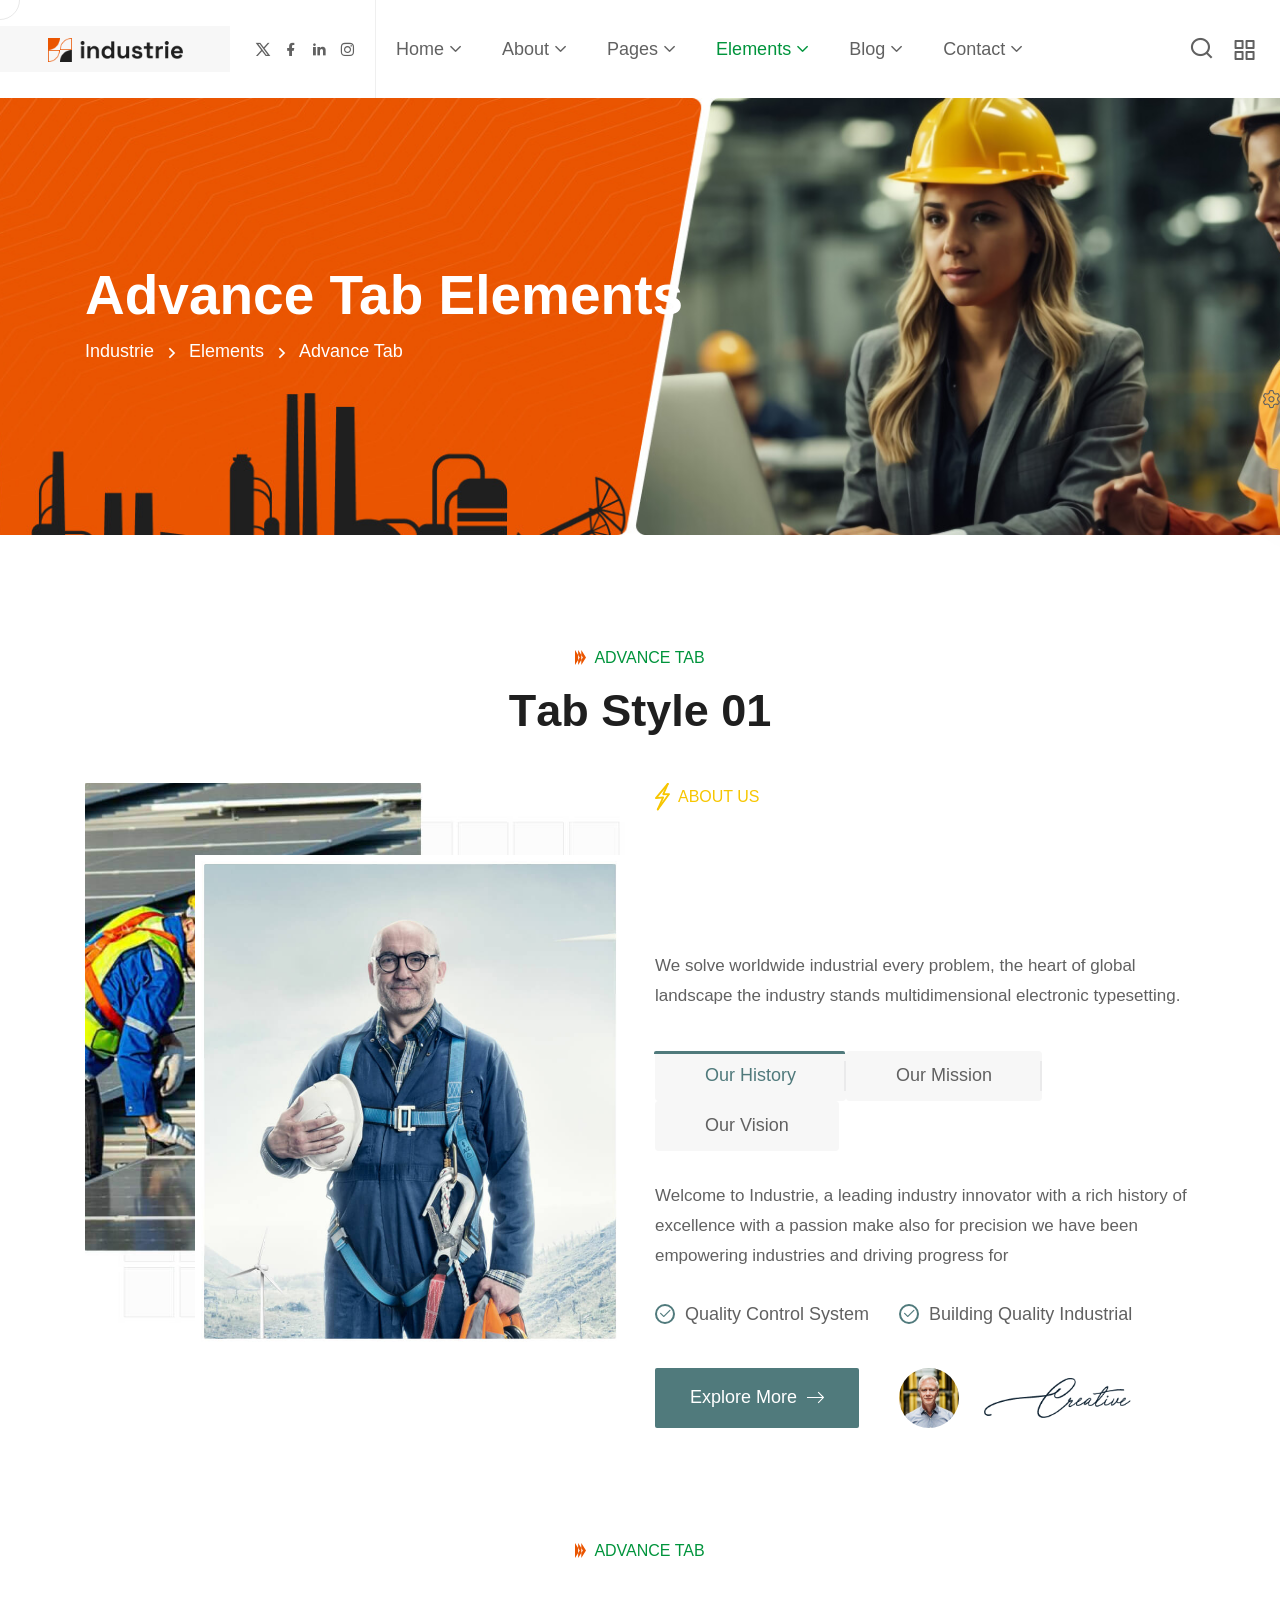
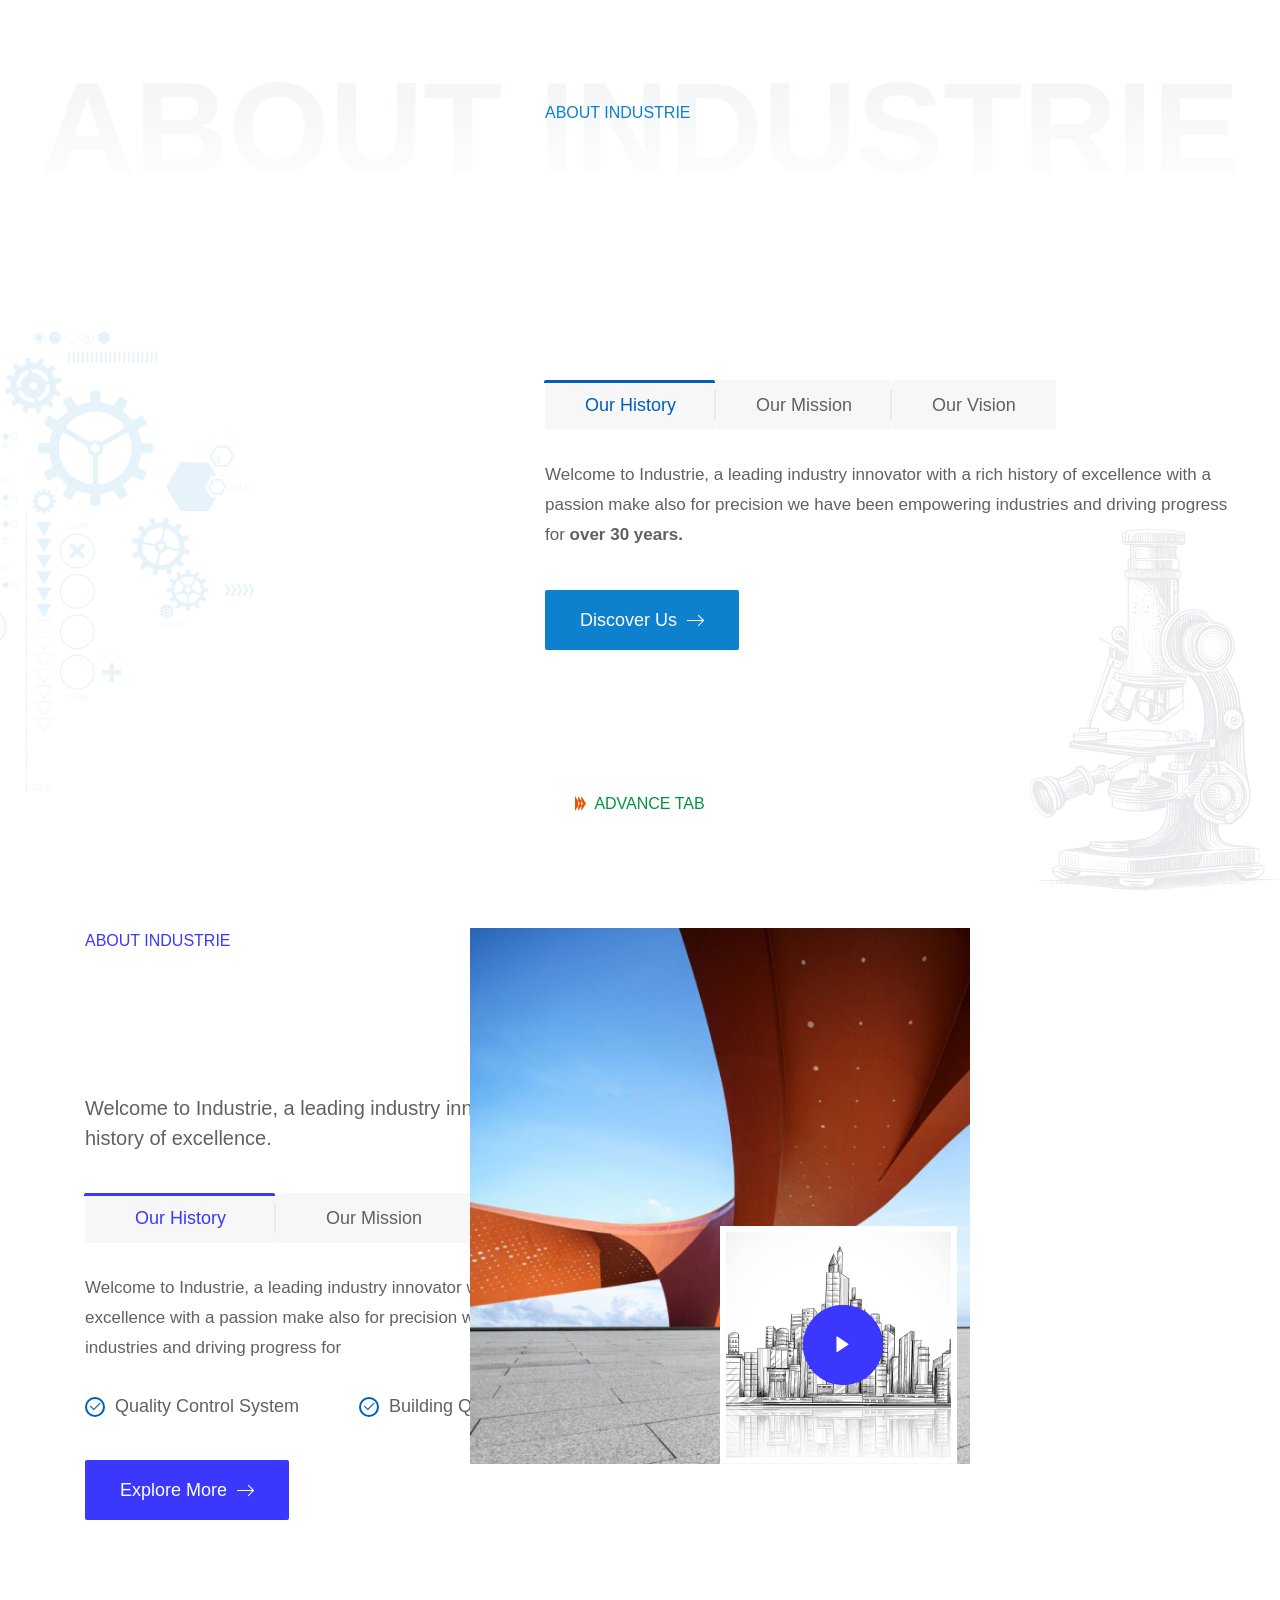
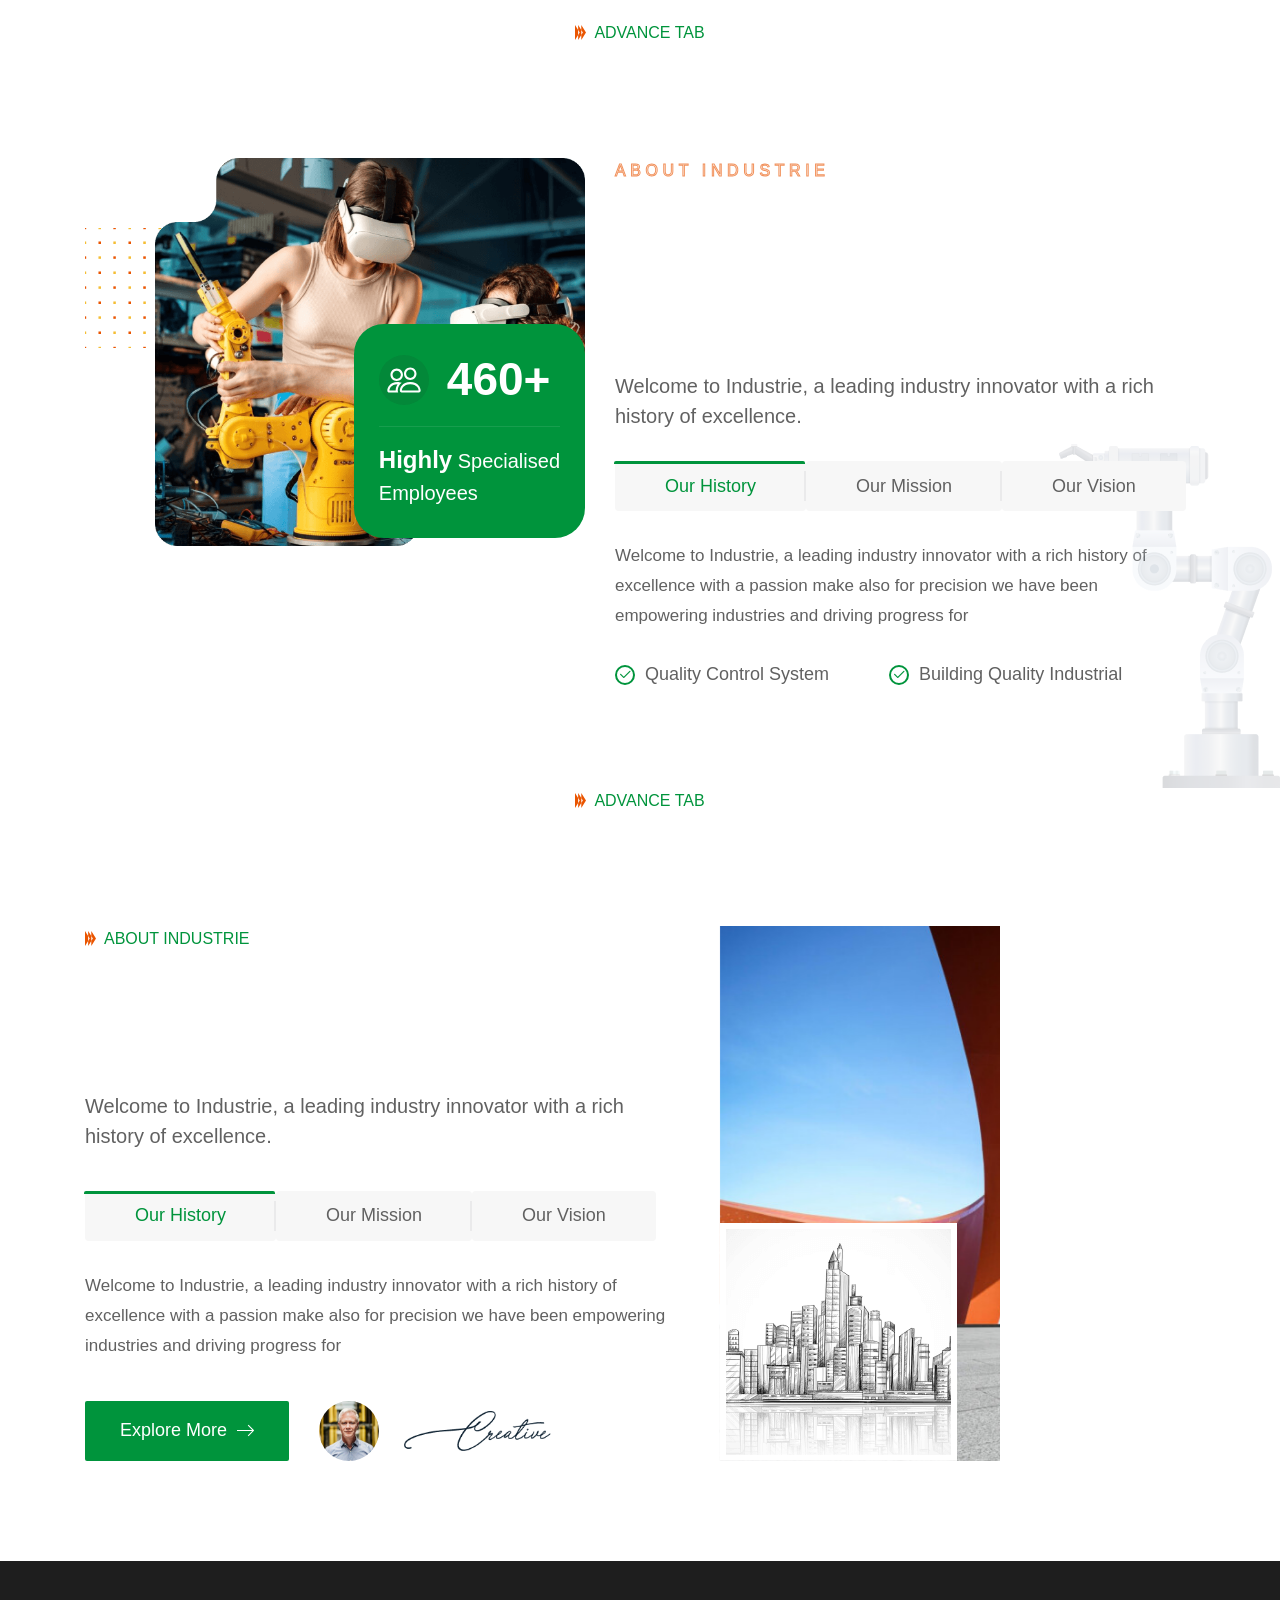
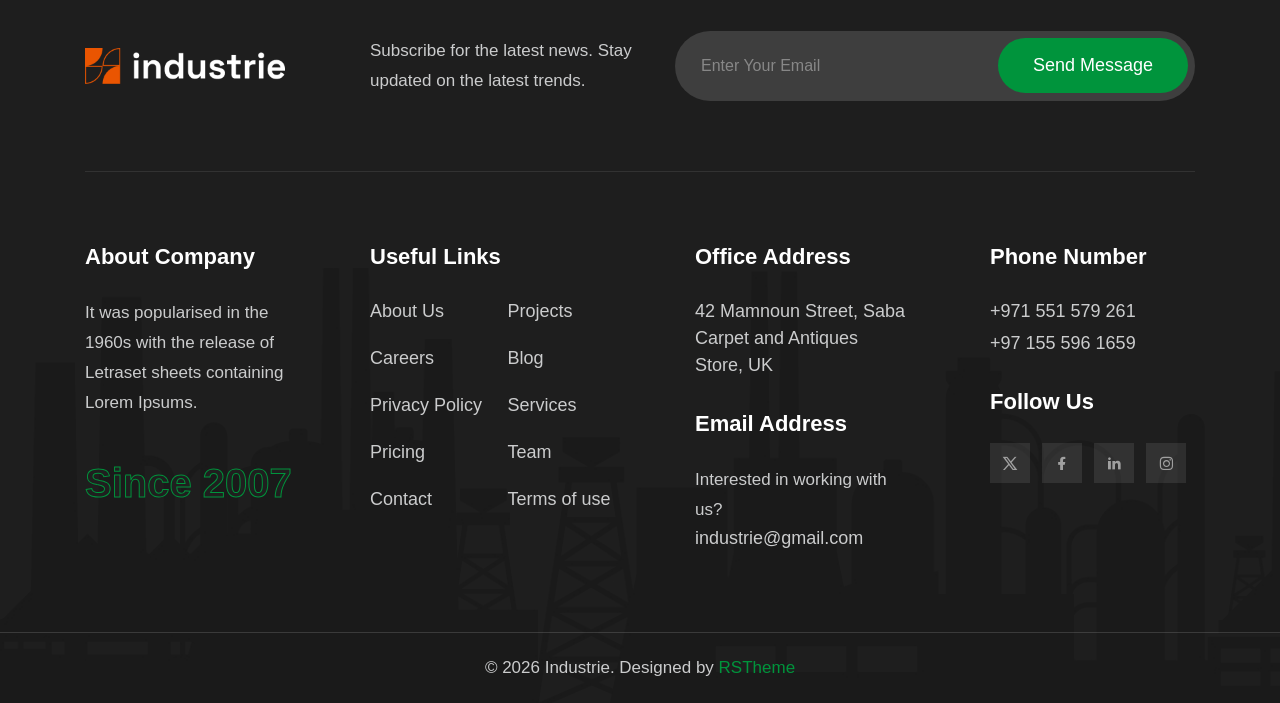
<file: elements-advance-tab.html>
<!doctype html>
<html class="no-js" lang="zxx">


<!-- Mirrored from industrie.rstheme.com/html/elements-advance-tab.html by HTTrack Website Copier/3.x [XR&CO'2014], Sat, 26 Apr 2025 08:28:08 GMT -->
<head>
    <meta charset="utf-8">
    <meta http-equiv="x-ua-compatible" content="ie=edge">
    <title>Advance Tab Elements || HTML Template</title>
    <meta name="description" content="">
    <meta name="viewport" content="width=device-width, initial-scale=1">
    <!-- Place favicon.ico in the root directory -->
    <link rel="shortcut icon" type="image/x-icon" href="assets/images/favicon.png">
    <!-- CSS here -->
    <link rel="stylesheet" href="assets/css/vendor/bootstrap.min.css">
    <link rel="stylesheet" href="assets/css/vendor/animate.min.css">
    <link rel="stylesheet" href="assets/css/plugins/swiper.min.css">
    <link rel="stylesheet" href="assets/css/plugins/nice-select.css">
    <link rel="stylesheet" href="assets/css/plugins/nouislider.min.css">
    <link rel="stylesheet" href="assets/css/vendor/magnific-popup.css">
    <link rel="stylesheet" href="assets/css/vendor/odometer.min.css">
    <link rel="stylesheet" href="assets/css/vendor/fontawesome-pro.css">
    <link rel="stylesheet" href="assets/css/vendor/spacing.css">
    <link rel="stylesheet" href="assets/css/vendor/remixicon.css">
    <link rel="stylesheet" href="assets/css/main.css">
</head>

<body class="rs-smoother-yes rtl">

    <!-- preloader start -->
    <div id="pre-load">
        <div id="loader" class="loader">
            <div class="loader-container">
                <div class="loader-icon"><img src="assets/images/favicon.png" alt=""></div>
            </div>
        </div>
    </div>
    <!-- preloader end -->

    <!-- preloader start -->

    <div id="rs-mouse">
        <div id="cursor-ball"></div>
    </div>

    <!-- preloader end -->

    <!-- Header area start -->
    <header>
        <div class="rs-header-area rs-header-one" id="header-sticky">
            <div class="container-fluid g-0">
                <div class="rs-header-inner">
                    <div class="rs-header-left">
                        <div class="rs-header-logo-wrapper">
                            <div class="rs-header-logo">
                                <a href="index.html"><img src="assets/images/logo/logo-orange.png" alt="logo"></a>
                            </div>
                        </div>
                    </div>
                    <div class="rs-header-menu">
                        <div class="rs-theme-social has-transparent has-orange">
                            <a href="#"><i class="ri-twitter-x-line"></i></a>
                            <a href="#"><i class="ri-facebook-fill"></i></a>
                            <a href="#"><i class="ri-linkedin-fill"></i></a>
                            <a href="#"><i class="ri-instagram-line"></i></a>
                        </div>
                        <nav id="mobile-menu" class="main-menu">
                            <ul class="multipage-menu">
                                <li class="menu-item-has-children">
                                    <a href="#">Home</a>
                                    <ul class="submenu last-children">
                                        <li class="menu-item-has-children has-arrow">
                                            <a href="#">Multipages</a>
                                            <ul class="submenu">
                                                <li><a href="index.html">Industry</a></li>
                                                <li><a href="red-engineering.html">Red Engineering</a></li>
                                                <li><a href="blue-construction.html">Blue Construction</a></li>
                                                <li><a href="metallurgy.html">Metallurgy</a></li>
                                                <li><a href="orange-construction.html">Orange construction</a></li>
                                                <li><a href="laboratory.html">Laboratory</a></li>
                                                <li><a href="renewable-energy.html">Renewable Energy</a></li>
                                                <li><a href="oil-gas.html">Oil & Gas</a></li>
                                                <li><a href="factory.html">Factory</a></li>
                                                <li><a href="robotic.html">Robotic</a></li>
                                                <li><a href="architecture.html">Architecture</a></li>
                                                <li><a href="manufacturing.html">Manufacturing</a></li>
                                            </ul>
                                        </li>
                                        <li class="menu-item-has-children has-arrow">
                                            <a href="javascript:void(0)">Onepages</a>
                                            <ul class="submenu">
                                                <li><a href="industrie-one-page.html">Industrie Onepage</a></li>
                                                <li><a href="red-engineering-one-page.html">Engineering Onepage</a></li>
                                                <li><a href="blue-construction-one-page.html">Blue Construct Onepage</a></li>
                                                <li><a href="metallurgy-one-page.html">Metallurgy Onepage</a></li>
                                                <li><a href="orange-construction-one-page.html">Construction Onepage</a></li>
                                                <li><a href="laboratory-one-page.html">Laboratory Onepage</a></li>
                                                <li><a href="renewable-energy-one-page.html"> Energy Onepage</a></li>
                                                <li><a href="oil-gas-one-page.html">Oil Gas Onepage</a></li>
                                                <li><a href="factory-one-page.html">Factory Onepage</a></li>
                                                <li><a href="robotic-one-page.html">Robotic Onepage</a></li>
                                                <li><a href="architecture-one-page.html">Architecture Onepage</a></li>
                                                <li><a href="manufacturing-one-page.html">Manufacturing Onepage</a></li>
                                            </ul>
                                        </li>
                                    </ul>
                                </li>
                                <!-- about menu -->
                                <li class="menu-item-has-children">
                                    <a href="about.html">About</a>
                                    <ul class="submenu last-children">
                                        <li>
                                            <a href="about.html">About Us 01</a>
                                        </li>
                                        <li>
                                            <a href="about-two.html">About Us 02</a>
                                        </li>
                                    </ul>
                                </li>
                                <!-- page menu -->
                                <li class="menu-item-has-children">
                                    <a href="javascript:void(0)">Pages</a>
                                    <ul class="submenu last-children">
                                        <li class=" has-arrow">
                                            <a href="javascript:void(0)">Services</a>
                                            <ul class="submenu">
                                                <li><a href="services.html">Services</a></li>
                                                <li><a href="services-details.html">Services Details</a></li>
                                            </ul>
                                        </li>
                                        <li class=" has-arrow">
                                            <a href="javascript:void(0)">Team</a>
                                            <ul class="submenu">
                                                <li><a href="team.html">Team</a></li>
                                                <li><a href="team-details.html">Team Details</a></li>
                                            </ul>
                                        </li>
                                        <li class=" has-arrow">
                                            <a href="javascript:void(0)">Project</a>
                                            <ul class="submenu">
                                                <li><a href="portfolio.html">Project</a></li>
                                                <li><a href="portfolio-details.html">Project Details</a></li>
                                            </ul>
                                        </li>
                                        <li>
                                            <a href="pricing.html">Pricing Plan</a>
                                        </li>
                                        <li class=" has-arrow">
                                            <a href="shop.html">Shop</a>
                                            <ul class="submenu">
                                                <li><a href="shop.html">Product</a></li>
                                                <li><a href="shop-details.html">Product Details</a></li>
                                                <li><a href="checkout.html">Checkout</a></li>
                                                <li><a href="cart.html">Cart</a></li>
                                            </ul>
                                        </li>
                                        <li>
                                            <a href="faq.html">Faq</a>
                                        </li>
                                        <li>
                                            <a href="appointment.html">Appointment</a>
                                        </li>
                                    </ul>
                                </li>
                                <!-- elements menu -->
                                <li class="has-mega-menu menu-item-has-children">
                                    <a href="javascript:void(0)">Elements</a>
                                    <ul class="mega-menu mega-grid">
                                        <li>
                                            <a href="#" class="title">Elements Layout</a>
                                            <ul>
                                                <li><a href="elements-features.html">Features</a></li>
                                                <li><a href="elements-advance-tab.html">Advance Tab</a></li>
                                                <li><a href="elements-work-process.html">Work Process</a></li>
                                                <li><a href="elements-counter.html">Counter</a></li>
                                                <li><a href="elements-gsap.html">GSAP</a></li>
                                            </ul>
                                        </li>
                                        <li>
                                            <a href="#" class="title">Elements Layout</a>
                                            <ul>
                                                <li><a href="elements-services.html">Services Box</a></li>
                                                <li><a href="elements-team.html">Team</a></li>
                                                <li><a href="elements-pricing.html">Pricing</a></li>
                                                <li><a href="elements-portfolio.html">Project</a></li>
                                                <li><a href="#">Coming Soon</a></li>
                                            </ul>
                                        </li>
                                        <li>
                                            <a href="#" class="title">Elements Layout</a>
                                            <ul>
                                                <li><a href="elements-services-tab.html">Services Tab</a></li>
                                                <li><a href="elements-testimonial.html">Testimonials</a></li>
                                                <li><a href="elements-brand.html">Partner Logo</a></li>
                                                <li><a href="elements-blog.html">Blog</a></li>
                                                <li><a href="#">Coming Soon</a></li>
                                            </ul>
                                        </li>
                                    </ul>
                                </li>

                                <li class="menu-item-has-children">
                                    <a href="javascript:void(0)">Blog</a>
                                    <ul class="submenu last-children">
                                        <li>
                                            <a href="blog.html">Blog</a>
                                        </li>
                                        <li>
                                            <a href="blog-details.html">Blog Details</a>
                                        </li>
                                    </ul>
                                </li>
                                <li class="menu-item-has-children">
                                    <a href="contact.html">Contact</a>
                                    <ul class="submenu last-children">
                                        <li>
                                            <a href="contact.html">Contact 01</a>
                                        </li>
                                        <li>
                                            <a href="contact-two.html">Contact 02</a>
                                        </li>
                                    </ul>
                                </li>
                            </ul>
                        </nav>
                    </div>
                    <div class="rs-header-right">
                        <!-- search area start -->
                        <div class="rs-header-search-wrapper">
                            <div class="rs-header-search-icon">
                                <i class="ri-close-fill has-close"></i>
                                <i class="ri-search-line has-search"></i>
                            </div>
                            <form class="rs-header-search-inner rs-stickys-form" action="#">
                                <div class="rs-header-search">
                                    <input type="text" placeholder="Searching...">
                                    <button type="submit"><i class="ri-search-line"></i></button>
                                </div>
                            </form>
                        </div>
                        <!-- search area end -->
                        <div class="rs-header-btn">
                            <a class="rs-btn has-theme-orange has-icon has-bg" href="contact.html">Get In Touch
                                <span class="icon-box">
                                <svg class="icon-first" xmlns="http://www.w3.org/2000/svg" viewBox="0 0 32 32">
                                    <path
                                        d="M31.71,15.29l-10-10L20.29,6.71,28.59,15H0v2H28.59l-8.29,8.29,1.41,1.41,10-10A1,1,0,0,0,31.71,15.29Z">
                                    </path>
                                </svg>
                                <svg class="icon-second" xmlns="http://www.w3.org/2000/svg" viewBox="0 0 32 32">
                                    <path
                                        d="M31.71,15.29l-10-10L20.29,6.71,28.59,15H0v2H28.59l-8.29,8.29,1.41,1.41,10-10A1,1,0,0,0,31.71,15.29Z">
                                    </path>
                                </svg>
                            </span>
                            </a>
                        </div>
                        <div class="rs-header-hamburger">
                            <div class="sidebar-toggle">
                                <a class="bar-icon" href="javascript:void(0)">
                                    <svg xmlns="http://www.w3.org/2000/svg" width="21" height="20" viewBox="0 0 21 20" fill="none">
                                        <path d="M8.55566 11H1.55566C1.29045 11 1.03609 11.1054 0.848557 11.2929C0.661021 11.4804 0.555664 11.7348 0.555664 12V19C0.555664 19.2652 0.661021 19.5196 0.848557 19.7071C1.03609 19.8946 1.29045 20 1.55566 20H8.55566C8.82088 20 9.07523 19.8946 9.26277 19.7071C9.45031 19.5196 9.55566 19.2652 9.55566 19V12C9.55566 11.7348 9.45031 11.4804 9.26277 11.2929C9.07523 11.1054 8.82088 11 8.55566 11ZM7.55566 18H2.55566V13H7.55566V18ZM19.5557 0H12.5557C12.2904 0 12.0361 0.105357 11.8486 0.292893C11.661 0.48043 11.5557 0.734784 11.5557 1V8C11.5557 8.26522 11.661 8.51957 11.8486 8.70711C12.0361 8.89464 12.2904 9 12.5557 9H19.5557C19.8209 9 20.0752 8.89464 20.2628 8.70711C20.4503 8.51957 20.5557 8.26522 20.5557 8V1C20.5557 0.734784 20.4503 0.48043 20.2628 0.292893C20.0752 0.105357 19.8209 0 19.5557 0ZM18.5557 7H13.5557V2H18.5557V7ZM19.5557 11H12.5557C12.2904 11 12.0361 11.1054 11.8486 11.2929C11.661 11.4804 11.5557 11.7348 11.5557 12V19C11.5557 19.2652 11.661 19.5196 11.8486 19.7071C12.0361 19.8946 12.2904 20 12.5557 20H19.5557C19.8209 20 20.0752 19.8946 20.2628 19.7071C20.4503 19.5196 20.5557 19.2652 20.5557 19V12C20.5557 11.7348 20.4503 11.4804 20.2628 11.2929C20.0752 11.1054 19.8209 11 19.5557 11ZM18.5557 18H13.5557V13H18.5557V18ZM8.55566 0H1.55566C1.29045 0 1.03609 0.105357 0.848557 0.292893C0.661021 0.48043 0.555664 0.734784 0.555664 1V8C0.555664 8.26522 0.661021 8.51957 0.848557 8.70711C1.03609 8.89464 1.29045 9 1.55566 9H8.55566C8.82088 9 9.07523 8.89464 9.26277 8.70711C9.45031 8.51957 9.55566 8.26522 9.55566 8V1C9.55566 0.734784 9.45031 0.48043 9.26277 0.292893C9.07523 0.105357 8.82088 0 8.55566 0ZM7.55566 7H2.55566V2H7.55566V7Z" fill="#616161"></path>
                                    </svg>
                                </a>
                            </div>
                        </div>
                    </div>
                </div>
            </div>
        </div>
    </header>
    <!-- Header area end -->

    <!-- Offcanvas area start -->
    <div class="fix">
        <div class="offcanvas-area" data-lenis-prevent>
            <div class="offcanvas-wrapper">
                <div class="offcanvas-content">
                    <div class="offcanvas-top d-flex justify-content-between align-items-center mb-20">
                        <div class="offcanvas-logo">
                            <a class="logo-black" href="index.html"><img src="assets/images/logo/logo-orange.png" alt="logo"></a>
                        </div>
                        <div class="offcanvas-close">
                            <button class="offcanvas-close-icon animation--flip">
                                <span class="offcanvas-m-lines">
                                <span class="offcanvas-m-line line--1"></span><span
                                    class="offcanvas-m-line line--2"></span><span
                                    class="offcanvas-m-line line--3"></span>
                                </span>
                            </button>
                        </div>
                    </div>
                    <div class="offcanvas-about mb-30 d-none d-sm-block">
                        <p> Industrie is a modern factory website. specifically designed for who need construction,
                            firms, oil, architecture and any other small business.
                        </p>
                    </div>
                    <div class="offcanvas-gallery d-none d-sm-block">
                        <div class="offcanvas-gallery-thumb-wrapper">
                            <div class="offcanvas-popup-thumb">
                                <a class="popup-image" href="assets/images/gallery/gallery-thumb-01.png">
                                    <img src="assets/images/gallery/gallery-thumb-01.png" alt="image">
                                </a>
                            </div>
                            <div class="offcanvas-popup-thumb">
                                <a class="popup-image" href="assets/images/gallery/gallery-thumb-02.png">
                                    <img src="assets/images/gallery/gallery-thumb-02.png" alt="image">
                                </a>
                            </div>
                            <div class="offcanvas-popup-thumb">
                                <a class="popup-image" href="assets/images/gallery/gallery-thumb-03.png">
                                    <img src="assets/images/gallery/gallery-thumb-03.png" alt="image">
                                </a>
                            </div>
                            <div class="offcanvas-popup-thumb">
                                <a class="popup-image" href="assets/images/gallery/gallery-thumb-04.png">
                                    <img src="assets/images/gallery/gallery-thumb-04.png" alt="image">
                                </a>
                            </div>
                            <div class="offcanvas-popup-thumb">
                                <a class="popup-image" href="assets/images/gallery/gallery-thumb-05.png">
                                    <img src="assets/images/gallery/gallery-thumb-05.png" alt="image">
                                </a>
                            </div>
                            <div class="offcanvas-popup-thumb">
                                <a class="popup-image" href="assets/images/gallery/gallery-thumb-01.png">
                                    <img src="assets/images/gallery/gallery-thumb-01.png" alt="image">
                                </a>
                            </div>
                        </div>
                    </div>
                    <div class="mobile-menu">
                        <div class="rs-offcanvas-menu mb-25">
                            <nav></nav>
                        </div>
                    </div>
                    <div class="offcanvas-contact mb-30">
                        <h4 class="offcanvas-title-meta">Contact Info</h4>
                        <ul>
                            <li class="d-flex align-items-center gap-15">
                                <div class="offcanvas-contact-icon">
                                    <svg xmlns="http://www.w3.org/2000/svg" width="14" height="18" viewBox="0 0 14 18" fill="none">
                                        <path d="M11.8768 9.68475C11.3059 10.835 10.5331 11.9818 9.74128 13.0109C8.95198 14.0368 8.15999 14.9249 7.5643 15.5572C7.48514 15.6412 7.40956 15.7206 7.33802 15.7951C7.26648 15.7206 7.1909 15.6412 7.11174 15.5572C6.51605 14.9249 5.72406 14.0368 4.93476 13.0109C4.14299 11.9818 3.37019 10.835 2.79925 9.68475C2.22242 8.52266 1.89032 7.43373 1.89032 6.5C1.89032 3.50846 4.32934 1.08333 7.33802 1.08333C10.3467 1.08333 12.7857 3.50846 12.7857 6.5C12.7857 7.43373 12.4536 8.52266 11.8768 9.68475ZM7.33802 17.3333C7.33802 17.3333 13.8753 11.1732 13.8753 6.5C13.8753 2.91015 10.9484 0 7.33802 0C3.7276 0 0.800781 2.91015 0.800781 6.5C0.800781 11.1732 7.33802 17.3333 7.33802 17.3333Z" fill="#6D6D6D"></path>
                                        <path d="M7.33802 8.66667C6.13455 8.66667 5.15894 7.69662 5.15894 6.5C5.15894 5.30338 6.13455 4.33333 7.33802 4.33333C8.54149 4.33333 9.5171 5.30338 9.5171 6.5C9.5171 7.69662 8.54149 8.66667 7.33802 8.66667ZM7.33802 9.75C9.14323 9.75 10.6066 8.29492 10.6066 6.5C10.6066 4.70507 9.14323 3.25 7.33802 3.25C5.53281 3.25 4.0694 4.70507 4.0694 6.5C4.0694 8.29492 5.53281 9.75 7.33802 9.75Z" fill="#6D6D6D"></path>
                                    </svg>
                                </div>
                                <div class="offcanvas-contact-text">
                                    <a href="#"> 2096 New Market, New Road <br>
                                    North Carolina, USA </a>
                                </div>
                            </li>
                            <li class="d-flex align-items-center gap-15">
                                <div class="offcanvas-contact-icon">
                                    <svg xmlns="http://www.w3.org/2000/svg" width="16" height="16" viewBox="0 0 16 16" fill="none">
                                        <path d="M3.65387 1.32849C3.40343 1.00649 2.92745 0.976861 2.639 1.26531L1.60508 2.29923C1.1216 2.78271 0.94387 3.46766 1.1551 4.06847C2.00338 6.48124 3.39215 8.74671 5.32272 10.6773C7.25329 12.6078 9.51876 13.9966 11.9315 14.8449C12.5323 15.0561 13.2173 14.8784 13.7008 14.3949L14.7347 13.361C15.0231 13.0726 14.9935 12.5966 14.6715 12.3461L12.3653 10.5524C12.2008 10.4245 11.9866 10.3793 11.7845 10.4298L9.59541 10.9771C9.00082 11.1257 8.37183 10.9515 7.93845 10.5181L5.48187 8.06155C5.04849 7.62817 4.87427 6.99919 5.02292 6.40459L5.57019 4.21553C5.62073 4.01336 5.57552 3.79918 5.44758 3.63468L3.65387 1.32849ZM1.88477 0.511076C2.62689 -0.231039 3.8515 -0.154797 4.49583 0.673634L6.28954 2.97983C6.6187 3.40304 6.73502 3.95409 6.60498 4.47423L6.05772 6.66329C5.99994 6.8944 6.06766 7.13888 6.2361 7.30732L8.69268 9.7639C8.86113 9.93235 9.1056 10.0001 9.33671 9.94229L11.5258 9.39502C12.0459 9.26499 12.597 9.3813 13.0202 9.71047L15.3264 11.5042C16.1548 12.1485 16.231 13.3731 15.4889 14.1152L14.455 15.1492C13.7153 15.8889 12.6089 16.2137 11.5778 15.8512C9.01754 14.9511 6.61438 13.4774 4.56849 11.4315C2.5226 9.38562 1.04895 6.98246 0.148838 4.42225C-0.213682 3.39112 0.11113 2.28472 0.85085 1.545L1.88477 0.511076Z" fill="#6D6D6D"></path>
                                        <path d="M11 0.5C11 0.223858 11.2239 0 11.5 0H15.5C15.7761 0 16 0.223858 16 0.5V4.5C16 4.77614 15.7761 5 15.5 5C15.2239 5 15 4.77614 15 4.5V1.70711L10.8536 5.85355C10.6583 6.04882 10.3417 6.04882 10.1464 5.85355C9.95118 5.65829 9.95118 5.34171 10.1464 5.14645L14.2929 1H11.5C11.2239 1 11 0.776142 11 0.5Z" fill="#6D6D6D"></path>
                                    </svg>
                                </div>
                                <div class="offcanvas-contact-text">
                                    <a href="tel:+12346691234"> +123-4669-1234 </a>
                                </div>
                            </li>
                            <li class="d-flex align-items-center gap-15">
                                <div class="offcanvas-contact-icon">
                                    <svg xmlns="http://www.w3.org/2000/svg" width="16" height="16" viewBox="0 0 16 16" fill="none">
                                        <path d="M2 2C0.895431 2 0 2.89543 0 4V12L2.58386e-05 12.0103C0.00555998 13.1101 0.898859 14 2 14H7.5C7.77614 14 8 13.7761 8 13.5C8 13.2239 7.77614 13 7.5 13H2C1.53715 13 1.14774 12.6855 1.03376 12.2586L6.67417 8.7876L8 9.5831L15 5.3831V8.5C15 8.77614 15.2239 9 15.5 9C15.7761 9 16 8.77614 16 8.5V4C16 2.89543 15.1046 2 14 2H2ZM5.70808 8.20794L1 11.1052V5.3831L5.70808 8.20794ZM1 4.2169V4C1 3.44772 1.44772 3 2 3H14C14.5523 3 15 3.44772 15 4V4.2169L8 8.4169L1 4.2169Z" fill="#6D6D6D"></path>
                                        <path d="M14.2467 14.2686C15.2567 14.2686 15.8339 13.4116 15.8339 12.2442V12.0344C15.8339 10.4297 14.6402 9 12.5197 9H12.4847C10.421 9 9 10.3598 9 12.4322V12.6465C9 14.8195 10.4385 16 12.3579 16H12.4016C12.9963 16 13.4204 15.9257 13.639 15.8251V15.0949C13.3941 15.2042 12.9656 15.2742 12.4585 15.2742H12.4147C11.0812 15.2742 9.84385 14.4872 9.84385 12.6202V12.4628C9.84385 10.8057 10.9019 9.73891 12.4847 9.73891H12.524C14.0587 9.73891 15.0075 10.7883 15.0075 12.065V12.183C15.0075 13.158 14.6839 13.5734 14.3691 13.5734C14.1374 13.5734 13.9582 13.4247 13.9582 13.1537V10.9631H13.0531V11.5315H13.0225C12.9394 11.2342 12.6552 10.9019 12.0693 10.9019C11.2911 10.9019 10.8101 11.4572 10.8101 12.3011V12.8301C10.8101 13.722 11.2998 14.2642 12.0693 14.2642C12.5415 14.2642 12.9656 14.0369 13.0837 13.6215H13.1274C13.2455 14.0412 13.7439 14.2686 14.2467 14.2686ZM11.7939 12.6814V12.4541C11.7939 11.9076 12.0212 11.6627 12.3666 11.6627C12.664 11.6627 12.9394 11.8551 12.9394 12.371V12.7383C12.9394 13.3111 12.6858 13.4816 12.3754 13.4816C12.0212 13.4816 11.7939 13.2673 11.7939 12.6814Z" fill="#6D6D6D"></path>
                                    </svg>
                                </div>
                                <div class="offcanvas-contact-text">
                                    <a href="mailto:info@gmail.com">info@gmail.com</a>
                                </div>
                            </li>
                        </ul>
                    </div>
                    <div class="offcanvas-social">
                        <h4 class="offcanvas-title-meta">Subscribe & Follow</h4>
                        <ul>
                            <li><a href="#"><i class="fab fa-facebook-f"></i></a></li>
                            <li><a href="#"><i class="fab fa-twitter"></i></a></li>
                            <li><a href="#"><i class="fab fa-youtube"></i></a></li>
                            <li><a href="#"><i class="fab fa-linkedin"></i></a></li>
                        </ul>
                    </div>
                </div>
            </div>
        </div>
    </div>
    <div class="offcanvas-overlay"></div>
    <div class="offcanvas-overlay-white"></div>
    <!-- Offcanvas area start -->

    <!-- Body main wrapper start -->
    <main>

        <!-- breadcrumb area start -->
        <section class="rs-breadcrumb-area rs-breadcrumb-one p-relative">
            <div class="rs-breadcrumb-bg" data-background="assets/images/bg/breadcrumb-bg-01.png"></div>
            <div class="container">
                <div class="row">
                    <div class="col-xxl-6 col-xl-8 col-lg-8">
                        <div class="rs-breadcrumb-content-wrapper">
                            <div class="rs-breadcrumb-title-wrapper">
                                <h1 class="rs-breadcrumb-title">Advance Tab Elements</h1>
                            </div>
                            <div class="rs-breadcrumb-menu">
                                <nav>
                                    <ul>
                                        <li><span><a href="index.html">Industrie</a></span></li>
                                        <li><span>Elements</span></li>
                                        <li><span>Advance Tab</span></li>
                                    </ul>
                                </nav>
                            </div>
                        </div>
                    </div>
                </div>
            </div>
        </section>
        <!-- breadcrumb area end -->

        <!-- tab style 01 -->
        <section class="rs-elements-tab-area section-space rs-about-seven">
            <div class="container">
                <div class="row  g-5 justify-content-center section-title-space align-items-center">
                    <div class="col-xxl-8 col-xl-9 col-lg-9">
                        <div class="rs-section-title-wrapper text-center">
                            <span class="rs-section-subtitle has-theme-orange">
                        <svg xmlns="http://www.w3.org/2000/svg" width="11" height="15" viewBox="0 0 11 15" fill="none">
                           <path d="M3.14286 10L0 15L8.78104e-07 0L3.14286 5V10Z" fill="#EA5501"></path>
                           <path fill-rule="evenodd" clip-rule="evenodd"
                              d="M6.28571 10L3.14286 15L3.14286 10L4.71428 7.5L3.14286 5L3.14286 0L6.28571 5L6.28571 10ZM6.28571 10L7.85714 7.5L6.28571 5V0L11 7.5L6.28571 15V10Z"
                              fill="#EA5501"></path>
                        </svg>
                        Advance Tab
                     </span>
                            <h2 class="rs-section-title rs-split-text-enable split-in-fade elements-title">Tab Style 01</h2>
                        </div>
                    </div>
                </div>
                <div class="row align-items-xxl-center g-5">
                    <div class="col-xl-6 col-lg-5">
                        <div class="rs-about-thumb-wrapper">
                            <div class="rs-about-thumb has-large rs-image scroll_reveal reveal_left reveal-active">
                                <img decoding="async" src="assets/images/about/about-thumb-09.png" alt="image">
                            </div>
                            <div class="rs-about-thumb has-small rs-image scroll_reveal reveal_right reveal-active">
                                <img decoding="async" src="assets/images/about/about-thumb-10.png" alt="image">
                            </div>
                        </div>
                    </div>
                    <div class="col-xl-6 col-lg-7">
                        <div class="rs-about-wrapper">
                            <div class="rs-about-content-wrapper">
                                <div class="rs-section-title-wrapper">
                                    <span class="rs-section-subtitle has-theme-yellow justify-content-start">
                              <svg xmlns="http://www.w3.org/2000/svg" width="15" height="28" viewBox="0 0 15 28"
                                 fill="none">
                                 <path
                                    d="M12.105 0.329612C12.4307 -0.0575748 13.0084 -0.112887 13.4018 0.212841C13.7889 0.538569 13.8443 1.11628 13.5185 1.50961L3.09523 13.9487L8.06105 13.3956C8.565 13.3403 9.0198 13.7029 9.07511 14.2069C9.09354 14.3728 9.06282 14.5326 9.00136 14.6801L3.62377 26.8365C3.42096 27.3036 2.87398 27.5126 2.41304 27.3097C1.94596 27.1069 1.737 26.56 1.93982 26.099L6.67209 15.4053L1.01794 16.0383C0.778256 16.0629 0.526278 15.9953 0.329612 15.8294C-0.0575748 15.5036 -0.112887 14.9259 0.212841 14.5326L12.1111 0.335757L12.105 0.329612Z"
                                    fill="#F7C600"></path>
                                 <path
                                    d="M11.9702 0.550616C12.173 0.0835344 12.72 -0.125423 13.1809 0.0773886C13.648 0.2802 13.857 0.827178 13.6541 1.28811L9.70238 10.2733L14.0598 10.1442C14.5637 10.1319 14.9878 10.5314 15.0001 11.0354C15.0062 11.2443 14.9386 11.4471 14.8218 11.6008L3.52584 26.9961C3.22469 27.4078 2.65313 27.4939 2.24136 27.1927C1.82959 26.8916 1.74355 26.32 2.0447 25.9083L12.2283 12.0249L8.36259 12.1416C8.20895 12.1539 8.0553 12.1355 7.9078 12.0679C7.44072 11.8651 7.23176 11.3181 7.43458 10.8571L11.9763 0.538325L11.9702 0.550616Z"
                                    fill="#F7C600"></path>
                              </svg>
                              About Us
                           </span>
                                    <h2 class="rs-section-title rs-split-text-enable split-in-fade">We largest independent
                                        metallurgy solutions</h2>
                                    <p class="descrip">We solve worldwide industrial every problem, the heart of global landscape
                                        the industry stands multidimensional electronic typesetting.</p>
                                </div>
                                <div class="rs-about-tab">
                                    <ul class="nav nav-pills" id="pills-tab" role="tablist">
                                        <li class="nav-item" role="presentation">
                                            <button class="nav-link active" id="pills-item-one-tab" data-bs-toggle="pill" data-bs-target="#pills-item-one" type="button" role="tab" aria-controls="pills-item-one" aria-selected="true">
                                                Our History
                                            </button>
                                        </li>
                                        <li class="nav-item" role="presentation">
                                            <button class="nav-link" id="pills-item-two-tab" data-bs-toggle="pill" data-bs-target="#pills-item-two" type="button" role="tab" aria-controls="pills-item-two" aria-selected="false"> Our Mission
                                            </button>
                                        </li>
                                        <li class="nav-item" role="presentation">
                                            <button class="nav-link" id="pills-item-three-tab" data-bs-toggle="pill" data-bs-target="#pills-item-three" type="button" role="tab" aria-controls="pills-item-three" aria-selected="false">
                                                Our Vision
                                            </button>
                                        </li>
                                    </ul>
                                </div>
                                <div class="rs-aobut-tab-content-wrapper">
                                    <div class="tab-content rs-about-tab-anim" id="pills-tabContent">
                                        <div class="tab-pane fade show active" id="pills-item-one" role="tabpanel" aria-labelledby="pills-item-one-tab" tabindex="0">
                                            <div class="rs-about-tab-content">
                                                <p>Welcome to Industrie, a leading industry innovator with a rich history of
                                                    excellence
                                                    with a passion make also for precision we have been empowering industries and
                                                    driving progress for</p>
                                                <div class="rs-about-feature-list">
                                                    <div class="rs-list-item has-theme-green">
                                                        <ul>
                                                            <li>
                                                                <i class="fa-regular fa-check"></i>
                                                                Quality Control System
                                                            </li>
                                                            <li>
                                                                <i class="fa-regular fa-check"></i>
                                                                Building Quality Industrial
                                                            </li>
                                                        </ul>
                                                    </div>
                                                </div>
                                            </div>
                                        </div>
                                        <div class="tab-pane fade" id="pills-item-two" role="tabpanel" aria-labelledby="pills-item-two-tab" tabindex="0">
                                            <div class="rs-about-tab-content">
                                                <p>Welcome to Industrie, a leading industry innovator with a rich history of
                                                    excellence
                                                    with a passion make also for precision we have been empowering industries and
                                                    driving progress for</p>
                                                <div class="rs-about-feature-list">
                                                    <div class="rs-list-item has-theme-green">
                                                        <ul>
                                                            <li>
                                                                <i class="fa-regular fa-check"></i>
                                                                Quality Control System
                                                            </li>
                                                            <li>
                                                                <i class="fa-regular fa-check"></i>
                                                                Building Quality Industrial
                                                            </li>
                                                        </ul>
                                                    </div>
                                                </div>
                                            </div>
                                        </div>
                                        <div class="tab-pane fade" id="pills-item-three" role="tabpanel" aria-labelledby="pills-item-three-tab" tabindex="0">
                                            <div class="rs-about-tab-content">
                                                <p>Welcome to Industrie, a leading industry innovator with a rich history of
                                                    excellence
                                                    with a passion make also for precision we have been empowering industries and
                                                    driving progress for</p>
                                                <div class="rs-about-feature-list">
                                                    <div class="rs-list-item has-theme-green">
                                                        <ul>
                                                            <li>
                                                                <i class="fa-regular fa-check"></i>
                                                                Quality Control System
                                                            </li>
                                                            <li>
                                                                <i class="fa-regular fa-check"></i>
                                                                Building Quality Industrial
                                                            </li>
                                                        </ul>
                                                    </div>
                                                </div>
                                            </div>
                                        </div>
                                    </div>
                                </div>
                                <div class="rs-about-author-info">
                                    <div class="rs-about-btn">
                                        <a class="rs-btn has-theme-light-green has-icon has-bg" href="about.html">Explore More
                                            <span class="icon-box">
                                    <svg class="icon-first" xmlns="http://www.w3.org/2000/svg" viewBox="0 0 32 32">
                                       <path
                                          d="M31.71,15.29l-10-10L20.29,6.71,28.59,15H0v2H28.59l-8.29,8.29,1.41,1.41,10-10A1,1,0,0,0,31.71,15.29Z">
                                       </path>
                                    </svg>
                                    <svg class="icon-second" xmlns="http://www.w3.org/2000/svg" viewBox="0 0 32 32">
                                       <path
                                          d="M31.71,15.29l-10-10L20.29,6.71,28.59,15H0v2H28.59l-8.29,8.29,1.41,1.41,10-10A1,1,0,0,0,31.71,15.29Z">
                                       </path>
                                    </svg>
                                 </span>
                                        </a>
                                    </div>
                                    <div class="rs-about-author">
                                        <div class="rs-about-author-thumb">
                                            <img src="assets/images/user/user-thumb-04.png" alt="image">
                                        </div>
                                        <div class="rs-about-author-sign-thumb">
                                            <img src="assets/images/shape/sign-shape.png" alt="image">
                                        </div>
                                    </div>
                                </div>
                            </div>
                        </div>
                    </div>
                </div>
            </div>
        </section>
        <!-- tab style 01 -->

        <!-- tab style 02 -->
        <section class="rs-elements-tab-area section-space-bottom rs-about-six">
            <div class="container">
                <div class="row  g-5 justify-content-center section-title-space align-items-center">
                    <div class="col-xxl-8 col-xl-9 col-lg-9">
                        <div class="rs-section-title-wrapper text-center">
                            <span class="rs-section-subtitle has-theme-orange">
                        <svg xmlns="http://www.w3.org/2000/svg" width="11" height="15" viewBox="0 0 11 15" fill="none">
                           <path d="M3.14286 10L0 15L8.78104e-07 0L3.14286 5V10Z" fill="#EA5501"></path>
                           <path fill-rule="evenodd" clip-rule="evenodd"
                              d="M6.28571 10L3.14286 15L3.14286 10L4.71428 7.5L3.14286 5L3.14286 0L6.28571 5L6.28571 10ZM6.28571 10L7.85714 7.5L6.28571 5V0L11 7.5L6.28571 15V10Z"
                              fill="#EA5501"></path>
                        </svg>
                        Advance Tab
                     </span>
                            <h2 class="rs-section-title rs-split-text-enable split-in-fade elements-title">Tab Style 02</h2>
                        </div>
                    </div>
                </div>
            </div>
            <div class="rs-about-shape-one">
                <img src="assets/images/shape/about-shape-01.png" alt="image">
            </div>
            <div class="rs-about-shape-two">
                <img src="assets/images/shape/about-shape-02.png" alt="image">
            </div>
            <div class="container has-large">
                <div class="row">
                    <div class="col-xl-12">
                        <h2 class="rs-about-title">About industrie</h2>
                    </div>
                </div>
                <div class="row g-5">
                    <div class="col-xl-12">
                        <div class="rs-about-wrapper">
                            <div class="rs-about-thumb rs-image scroll_reveal reveal_left reveal-active">
                                <img decoding="async" src="assets/images/about/about-thumb-08.png" alt="image">
                            </div>
                            <div class="rs-about-content-wrapper">
                                <div class="rs-section-title-wrapper">
                                    <span class="rs-section-subtitle has-theme-light-blue justify-content-start">
                              About industrie
                           </span>
                                    <h2 class="rs-section-title has-theme-light-blue rs-split-text-enable split-in-fade mb-30 ">
                                        We design and build some of
                                        the most <span class="rs-theme-light-blue">powerful facilities</span> in the world. Those
                                        that change business status</h2>
                                </div>
                                <div class="rs-about-tab">
                                    <ul class="nav nav-pills" id="pills-tab-two" role="tablist">
                                        <li class="nav-item" role="presentation">
                                            <button class="nav-link active" id="pills-item-four-tab" data-bs-toggle="pill" data-bs-target="#pills-item-four" type="button" role="tab" aria-controls="pills-item-one" aria-selected="true">
                                                Our History
                                            </button>
                                        </li>
                                        <li class="nav-item" role="presentation">
                                            <button class="nav-link" id="pills-item-five-tab" data-bs-toggle="pill" data-bs-target="#pills-item-five" type="button" role="tab" aria-controls="pills-item-two" aria-selected="false"> Our Mission
                                            </button>
                                        </li>
                                        <li class="nav-item" role="presentation">
                                            <button class="nav-link" id="pills-item-six-tab" data-bs-toggle="pill" data-bs-target="#pills-item-six" type="button" role="tab" aria-controls="pills-item-three" aria-selected="false">
                                                Our Vision
                                            </button>
                                        </li>
                                    </ul>
                                </div>
                                <div class="rs-aobut-tab-content-wrapper">
                                    <div class="tab-content rs-about-tab-anim" id="pills-tabContent-two">
                                        <div class="tab-pane fade show active" id="pills-item-four" role="tabpanel" aria-labelledby="pills-item-four-tab" tabindex="0">
                                            <div class="rs-about-tab-content">
                                                <p>Welcome to Industrie, a leading industry innovator with a rich history of
                                                    excellence
                                                    with a passion make also for precision we have been empowering industries and
                                                    driving progress for <span class="fw-6">over 30 years.</span></p>
                                            </div>
                                        </div>
                                        <div class="tab-pane fade" id="pills-item-five" role="tabpanel" aria-labelledby="pills-item-five-tab" tabindex="0">
                                            <div class="rs-about-tab-content">
                                                <p>Welcome to Industrie, a leading industry innovator with a rich history of
                                                    excellence
                                                    with a passion make also for precision we have been empowering industries and
                                                    driving progress for <span class="fw-6">over 30 years.</span></p>
                                            </div>
                                        </div>
                                        <div class="tab-pane fade" id="pills-item-six" role="tabpanel" aria-labelledby="pills-item-six-tab" tabindex="0">
                                            <div class="rs-about-tab-content">
                                                <p>Welcome to Industrie, a leading industry innovator with a rich history of
                                                    excellence
                                                    with a passion make also for precision we have been empowering industries and
                                                    driving progress for <span class="fw-6">over 30 years.</span></p>
                                            </div>
                                        </div>
                                    </div>
                                </div>
                                <div class="rs-about-btn">
                                    <a class="rs-btn has-theme-light-blue has-icon has-bg" href="about.html">Discover Us
                                        <span class="icon-box">
                                 <svg class="icon-first" xmlns="http://www.w3.org/2000/svg" viewBox="0 0 32 32">
                                    <path
                                       d="M31.71,15.29l-10-10L20.29,6.71,28.59,15H0v2H28.59l-8.29,8.29,1.41,1.41,10-10A1,1,0,0,0,31.71,15.29Z">
                                    </path>
                                 </svg>
                                 <svg class="icon-second" xmlns="http://www.w3.org/2000/svg" viewBox="0 0 32 32">
                                    <path
                                       d="M31.71,15.29l-10-10L20.29,6.71,28.59,15H0v2H28.59l-8.29,8.29,1.41,1.41,10-10A1,1,0,0,0,31.71,15.29Z">
                                    </path>
                                 </svg>
                              </span>
                                    </a>


                                </div>
                            </div>
                        </div>
                    </div>
                </div>
            </div>
        </section>
        <!-- tab style 02 -->

        <!-- tab style 03 -->
        <section class="rs-elements-tab-area section-space-bottom rs-about-eleven">
            <div class="container">
                <div class="row  g-5 justify-content-center section-title-space align-items-center">
                    <div class="col-xxl-8 col-xl-9 col-lg-9">
                        <div class="rs-section-title-wrapper text-center">
                            <span class="rs-section-subtitle has-theme-orange">
                        <svg xmlns="http://www.w3.org/2000/svg" width="11" height="15" viewBox="0 0 11 15" fill="none">
                           <path d="M3.14286 10L0 15L8.78104e-07 0L3.14286 5V10Z" fill="#EA5501"></path>
                           <path fill-rule="evenodd" clip-rule="evenodd"
                              d="M6.28571 10L3.14286 15L3.14286 10L4.71428 7.5L3.14286 5L3.14286 0L6.28571 5L6.28571 10ZM6.28571 10L7.85714 7.5L6.28571 5V0L11 7.5L6.28571 15V10Z"
                              fill="#EA5501"></path>
                        </svg>
                        Advance Tab
                     </span>
                            <h2 class="rs-section-title rs-split-text-enable split-in-fade elements-title">Tab Style 03</h2>
                        </div>
                    </div>
                </div>
                <div class="row g-5">
                    <div class="col-xl-7 col-lg-7 order-1 order-lg-0">
                        <div class="rs-about-wrapper">
                            <div class="rs-about-content-wrapper">
                                <div class="rs-section-title-wrapper">
                                    <span class="rs-section-subtitle has-theme-deep-blue justify-content-start">
                              About Industrie
                           </span>
                                    <h2 class="rs-section-title rs-split-text-enable split-in-fade">We have working for <span
                                 class="rs-theme-deep-blue">25</span> <br>
                              years around the worldwide </h2>
                                    <p class="descrip"> Welcome to Industrie, a leading industry innovator with a rich history of
                                        excellence.</p>
                                </div>
                                <div class="rs-about-tab">
                                    <ul class="nav nav-pills" id="pills-tab-three" role="tablist">
                                        <li class="nav-item" role="presentation">
                                            <button class="nav-link active" id="pills-item-seven-tab" data-bs-toggle="pill" data-bs-target="#pills-item-seven" type="button" role="tab" aria-controls="pills-item-one" aria-selected="true">
                                                Our History
                                            </button>
                                        </li>
                                        <li class="nav-item" role="presentation">
                                            <button class="nav-link" id="pills-item-eight-tab" data-bs-toggle="pill" data-bs-target="#pills-item-eight" type="button" role="tab" aria-controls="pills-item-two" aria-selected="false"> Our Mission
                                            </button>
                                        </li>
                                        <li class="nav-item" role="presentation">
                                            <button class="nav-link" id="pills-item-nine-tab" data-bs-toggle="pill" data-bs-target="#pills-item-nine" type="button" role="tab" aria-controls="pills-item-three" aria-selected="false">
                                                Our Vision
                                            </button>
                                        </li>
                                    </ul>
                                </div>
                                <div class="rs-aobut-tab-content-wrapper">
                                    <div class="tab-content rs-about-tab-anim" id="pills-tabContent-three">
                                        <div class="tab-pane fade show active" id="pills-item-seven" role="tabpanel" aria-labelledby="pills-item-seven-tab" tabindex="0">
                                            <div class="rs-about-tab-content">
                                                <p>Welcome to Industrie, a leading industry innovator with a rich history of
                                                    excellence
                                                    with a passion make also for precision we have been empowering industries and
                                                    driving progress for</p>
                                                <div class="rs-about-feature-list">
                                                    <div class="rs-list-item has-theme-deep-blue">
                                                        <ul>
                                                            <li>
                                                                <i class="fa-regular fa-check"></i>
                                                                Quality Control System
                                                            </li>
                                                            <li>
                                                                <i class="fa-regular fa-check"></i>
                                                                Building Quality Industrial
                                                            </li>
                                                        </ul>
                                                    </div>
                                                </div>
                                            </div>
                                        </div>
                                        <div class="tab-pane fade" id="pills-item-eight" role="tabpanel" aria-labelledby="pills-item-eight-tab" tabindex="0">
                                            <div class="rs-about-tab-content">
                                                <p>Welcome to Industrie, a leading industry innovator with a rich history of
                                                    excellence
                                                    with a passion make also for precision we have been empowering industries and
                                                    driving progress for</p>
                                                <div class="rs-about-feature-list">
                                                    <div class="rs-list-item has-theme-deep-blue">
                                                        <ul>
                                                            <li>
                                                                <i class="fa-regular fa-check"></i>
                                                                Quality Control System
                                                            </li>
                                                            <li>
                                                                <i class="fa-regular fa-check"></i>
                                                                Building Quality Industrial
                                                            </li>
                                                        </ul>
                                                    </div>
                                                </div>
                                            </div>
                                        </div>
                                        <div class="tab-pane fade" id="pills-item-nine" role="tabpanel" aria-labelledby="pills-item-nine-tab" tabindex="0">
                                            <div class="rs-about-tab-content">
                                                <p>Welcome to Industrie, a leading industry innovator with a rich history of
                                                    excellence
                                                    with a passion make also for precision we have been empowering industries and
                                                    driving progress for</p>
                                                <div class="rs-about-feature-list">
                                                    <div class="rs-list-item has-theme-deep-blue">
                                                        <ul>
                                                            <li>
                                                                <i class="fa-regular fa-check"></i>
                                                                Quality Control System
                                                            </li>
                                                            <li>
                                                                <i class="fa-regular fa-check"></i>
                                                                Building Quality Industrial
                                                            </li>
                                                        </ul>
                                                    </div>
                                                </div>
                                            </div>
                                        </div>
                                    </div>
                                </div>
                                <div class="rs-about-btn">
                                    <a class="rs-btn has-theme-deep-blue has-icon has-bg" href="about.html">Explore More
                                        <span class="icon-box">
                                 <svg class="icon-first" xmlns="http://www.w3.org/2000/svg" viewBox="0 0 32 32">
                                    <path
                                       d="M31.71,15.29l-10-10L20.29,6.71,28.59,15H0v2H28.59l-8.29,8.29,1.41,1.41,10-10A1,1,0,0,0,31.71,15.29Z">
                                    </path>
                                 </svg>
                                 <svg class="icon-second" xmlns="http://www.w3.org/2000/svg" viewBox="0 0 32 32">
                                    <path
                                       d="M31.71,15.29l-10-10L20.29,6.71,28.59,15H0v2H28.59l-8.29,8.29,1.41,1.41,10-10A1,1,0,0,0,31.71,15.29Z">
                                    </path>
                                 </svg>
                              </span>
                                    </a>
                                </div>
                            </div>
                        </div>
                    </div>
                    <div class="col-xl-5 col-lg-5 order-0 order-lg-1">
                        <div class="rs-about-thumb-wrapper">
                            <div class="rs-about-thumb rs-image scroll_reveal reveal_left reveal-active">
                                <img decoding="async" src="assets/images/about/about-thumb-14.png" alt="image">
                            </div>
                            <div class="rs-about-small-thumb">
                                <img src="assets/images/about/about-thumb-15.png" alt="image">
                                <div class="rs-about-btn">
                                    <a href="https://www.youtube.com/watch?v=Yue48fUXuqI" class="rs-play-btn popup-video has-theme-deep-blue"><i class="ri-play-fill"></i></a>
                                </div>
                            </div>
                        </div>
                    </div>
                </div>
            </div>
        </section>
        <!-- tab style 03 -->

        <!-- tab style 04 -->
        <section class="rs-elements-tab-area section-space-bottom rs-about-ten">
            <div class="container">
                <div class="row  g-5 justify-content-center section-title-space align-items-center">
                    <div class="col-xxl-8 col-xl-9 col-lg-9">
                        <div class="rs-section-title-wrapper text-center">
                            <span class="rs-section-subtitle has-theme-orange">
                        <svg xmlns="http://www.w3.org/2000/svg" width="11" height="15" viewBox="0 0 11 15" fill="none">
                           <path d="M3.14286 10L0 15L8.78104e-07 0L3.14286 5V10Z" fill="#EA5501"></path>
                           <path fill-rule="evenodd" clip-rule="evenodd"
                              d="M6.28571 10L3.14286 15L3.14286 10L4.71428 7.5L3.14286 5L3.14286 0L6.28571 5L6.28571 10ZM6.28571 10L7.85714 7.5L6.28571 5V0L11 7.5L6.28571 15V10Z"
                              fill="#EA5501"></path>
                        </svg>
                        Advance Tab
                     </span>
                            <h2 class="rs-section-title rs-split-text-enable split-in-fade elements-title">Tab Style 04</h2>
                        </div>
                    </div>
                </div>
            </div>
            <div class="rs-about-shape-two">
                <img src="assets/images/shape/robo-arm-03.png" alt="image">
            </div>
            <div class="container">
                <div class="row g-5">
                    <div class="col-12">
                        <div class="rs-about-wrapper">
                            <div class="rs-about-thumb-wrapper">
                                <div class="rs-about-shape-one prallax-parent">
                                    <img data-depth="1.3" src="assets/images/shape/dott-shape.png" alt="image">
                                </div>
                                <div class="rs-about-thumb">
                                    <img src="assets/images/about/about-thumb-13.png" alt="image">
                                </div>
                                <div class="rs-about-counter-wrapper">
                                    <div class="rs-counter-item">
                                        <div class="rs-counter-content-wrapper">
                                            <div class="rs-counter-icon">
                                                <svg xmlns="http://www.w3.org/2000/svg" width="55" height="55" viewBox="0 0 55 55" fill="none">
                                                    <circle opacity="0.1" cx="27.5" cy="27.5" r="27.5" fill="#1F1F1F"></circle>
                                                    <path d="M43.543 41.25C43.543 41.25 45.8346 41.25 45.8346 38.9583C45.8346 36.6667 43.543 29.7917 34.3763 29.7917C25.2096 29.7917 22.918 36.6667 22.918 38.9583C22.918 41.25 25.2096 41.25 25.2096 41.25H43.543ZM25.2608 38.9583C25.2529 38.9574 25.2418 38.956 25.2283 38.9537C25.222 38.9527 25.2157 38.9515 25.2097 38.9504C25.213 38.3453 25.592 36.5908 26.9496 35.007C28.2194 33.5256 30.4408 32.0833 34.3763 32.0833C38.3118 32.0833 40.5332 33.5256 41.803 35.007C43.1606 36.5908 43.5396 38.3453 43.5429 38.9504C43.5369 38.9515 43.5306 38.9527 43.5243 38.9537C43.5108 38.956 43.4997 38.9574 43.4918 38.9583H25.2608Z" fill="white"></path>
                                                    <path d="M34.3763 25.2083C36.9076 25.2083 38.9596 23.1563 38.9596 20.625C38.9596 18.0937 36.9076 16.0417 34.3763 16.0417C31.845 16.0417 29.793 18.0937 29.793 20.625C29.793 23.1563 31.845 25.2083 34.3763 25.2083ZM41.2513 20.625C41.2513 24.422 38.1733 27.5 34.3763 27.5C30.5793 27.5 27.5013 24.422 27.5013 20.625C27.5013 16.828 30.5793 13.75 34.3763 13.75C38.1733 13.75 41.2513 16.828 41.2513 20.625Z" fill="white"></path>
                                                    <path d="M25.0628 30.4333C24.2199 30.1637 23.2836 29.9677 22.2449 29.8674C21.7308 29.8178 21.1916 29.7917 20.6263 29.7917C11.4596 29.7917 9.16797 36.6667 9.16797 38.9583C9.16797 40.4861 9.93186 41.25 11.4596 41.25H21.1221C20.7995 40.599 20.6263 39.8272 20.6263 38.9583C20.6263 36.6431 21.4908 34.2788 23.1238 32.3038C23.6817 31.629 24.3293 30.9997 25.0628 30.4333ZM20.4431 32.0844C19.0738 34.177 18.3346 36.5628 18.3346 38.9583H11.4596C11.4596 38.3608 11.836 36.5979 13.1996 35.007C14.4495 33.5488 16.6216 32.1284 20.4431 32.0844Z" fill="white"></path>
                                                    <path d="M12.6055 21.7708C12.6055 17.9739 15.6835 14.8958 19.4805 14.8958C23.2774 14.8958 26.3555 17.9739 26.3555 21.7708C26.3555 25.5678 23.2774 28.6458 19.4805 28.6458C15.6835 28.6458 12.6055 25.5678 12.6055 21.7708ZM19.4805 17.1875C16.9492 17.1875 14.8971 19.2395 14.8971 21.7708C14.8971 24.3021 16.9492 26.3542 19.4805 26.3542C22.0118 26.3542 24.0638 24.3021 24.0638 21.7708C24.0638 19.2395 22.0118 17.1875 19.4805 17.1875Z" fill="white"></path>
                                                </svg>
                                            </div>
                                            <div class="rs-counter-number-item">
                                                <span class="rs-counter-number odometer" data-count="460">00</span>
                                                <span class="prefix">+</span>
                                            </div>
                                        </div>
                                        <span class="rs-counter-title"><span class="large-text">Highly</span> Specialised <br>
                                 Employees</span>
                                    </div>
                                </div>
                            </div>
                            <div class="rs-about-content-wrapper">
                                <div class="rs-section-title-wrapper">
                                    <span class="rs-section-subtitle has-stroke justify-content-start">
                              About Industrie
                           </span>
                                    <h2 class="rs-section-title rs-split-text-enable split-in-fade">We work for you <span
                                 class="rs-theme-orange">since 1989</span>. Industrial around the world</h2>
                                    <p class="descrip">Welcome to Industrie, a leading industry innovator with a rich history of
                                        excellence.</p>
                                </div>
                                <div class="rs-about-tab">
                                    <ul class="nav nav-pills" id="pills-tab-four" role="tablist">
                                        <li class="nav-item" role="presentation">
                                            <button class="nav-link active" id="pills-item-ten-tab" data-bs-toggle="pill" data-bs-target="#pills-item-ten" type="button" role="tab" aria-controls="pills-item-one" aria-selected="true">
                                                Our History
                                            </button>
                                        </li>
                                        <li class="nav-item" role="presentation">
                                            <button class="nav-link" id="pills-item-eleven-tab" data-bs-toggle="pill" data-bs-target="#pills-item-eleven" type="button" role="tab" aria-controls="pills-item-two" aria-selected="false"> Our Mission
                                            </button>
                                        </li>
                                        <li class="nav-item" role="presentation">
                                            <button class="nav-link" id="pills-item-twelve-tab" data-bs-toggle="pill" data-bs-target="#pills-item-twelve" type="button" role="tab" aria-controls="pills-item-three" aria-selected="false">
                                                Our Vision
                                            </button>
                                        </li>
                                    </ul>
                                </div>
                                <div class="rs-aobut-tab-content-wrapper">
                                    <div class="tab-content rs-about-tab-anim" id="pills-tabContent-four">
                                        <div class="tab-pane fade show active" id="pills-item-ten" role="tabpanel" aria-labelledby="pills-item-ten-tab" tabindex="0">
                                            <div class="rs-about-tab-content">
                                                <p>Welcome to Industrie, a leading industry innovator with a rich history of
                                                    excellence
                                                    with a passion make also for precision we have been empowering industries and
                                                    driving progress for</p>
                                                <div class="rs-about-feature-list">
                                                    <div class="rs-list-item has-theme-orange">
                                                        <ul>
                                                            <li>
                                                                <i class="fa-regular fa-check"></i>
                                                                Quality Control System
                                                            </li>
                                                            <li>
                                                                <i class="fa-regular fa-check"></i>
                                                                Building Quality Industrial
                                                            </li>
                                                        </ul>
                                                    </div>
                                                </div>
                                            </div>
                                        </div>
                                        <div class="tab-pane fade" id="pills-item-eleven" role="tabpanel" aria-labelledby="pills-item-eleven-tab" tabindex="0">
                                            <div class="rs-about-tab-content">
                                                <p>Welcome to Industrie, a leading industry innovator with a rich history of
                                                    excellence
                                                    with a passion make also for precision we have been empowering industries and
                                                    driving progress for</p>
                                                <div class="rs-about-feature-list">
                                                    <div class="rs-list-item has-theme-orange">
                                                        <ul>
                                                            <li>
                                                                <i class="fa-regular fa-check"></i>
                                                                Quality Control System
                                                            </li>
                                                            <li>
                                                                <i class="fa-regular fa-check"></i>
                                                                Building Quality Industrial
                                                            </li>
                                                        </ul>
                                                    </div>
                                                </div>
                                            </div>
                                        </div>
                                        <div class="tab-pane fade" id="pills-item-twelve" role="tabpanel" aria-labelledby="pills-item-twelve-tab" tabindex="0">
                                            <div class="rs-about-tab-content">
                                                <p>Welcome to Industrie, a leading industry innovator with a rich history of
                                                    excellence
                                                    with a passion make also for precision we have been empowering industries and
                                                    driving progress for</p>
                                                <div class="rs-about-feature-list">
                                                    <div class="rs-list-item has-theme-orange">
                                                        <ul>
                                                            <li>
                                                                <i class="fa-regular fa-check"></i>
                                                                Quality Control System
                                                            </li>
                                                            <li>
                                                                <i class="fa-regular fa-check"></i>
                                                                Building Quality Industrial
                                                            </li>
                                                        </ul>
                                                    </div>
                                                </div>
                                            </div>
                                        </div>
                                    </div>
                                </div>
                            </div>
                        </div>
                    </div>
                </div>
            </div>
        </section>
        <!-- tab style 04 -->

        <!-- tab style 05 -->
        <section class="rs-elements-tab-area section-space-bottom rs-about-nine">
            <div class="container">
                <div class="row  g-5 justify-content-center section-title-space align-items-center">
                    <div class="col-xxl-8 col-xl-9 col-lg-9">
                        <div class="rs-section-title-wrapper text-center">
                            <span class="rs-section-subtitle has-theme-orange">
                        <svg xmlns="http://www.w3.org/2000/svg" width="11" height="15" viewBox="0 0 11 15" fill="none">
                           <path d="M3.14286 10L0 15L8.78104e-07 0L3.14286 5V10Z" fill="#EA5501"></path>
                           <path fill-rule="evenodd" clip-rule="evenodd"
                              d="M6.28571 10L3.14286 15L3.14286 10L4.71428 7.5L3.14286 5L3.14286 0L6.28571 5L6.28571 10ZM6.28571 10L7.85714 7.5L6.28571 5V0L11 7.5L6.28571 15V10Z"
                              fill="#EA5501"></path>
                        </svg>
                        Advance Tab
                     </span>
                            <h2 class="rs-section-title rs-split-text-enable split-in-fade elements-title">Tab Style 05</h2>
                        </div>
                    </div>
                </div>
                <div class="row g-5">
                    <div class="col-xl-7 col-lg-7 order-1 order-lg-0">
                        <div class="rs-about-wrapper">
                            <div class="rs-about-content-wrapper">
                                <div class="rs-section-title-wrapper">
                                    <span class="rs-section-subtitle has-theme-orange justify-content-start">
                              <svg xmlns="http://www.w3.org/2000/svg" width="11" height="15" viewBox="0 0 11 15"
                                 fill="none">
                                 <path d="M3.14286 10L0 15L8.78104e-07 0L3.14286 5V10Z" fill="#EA5501"></path>
                                 <path fill-rule="evenodd" clip-rule="evenodd"
                                    d="M6.28571 10L3.14286 15L3.14286 10L4.71428 7.5L3.14286 5L3.14286 0L6.28571 5L6.28571 10ZM6.28571 10L7.85714 7.5L6.28571 5V0L11 7.5L6.28571 15V10Z"
                                    fill="#EA5501"></path>
                              </svg>
                              About Industrie
                           </span>
                                    <h2 class="rs-section-title rs-split-text-enable split-in-fade">We work for you <span
                                 class="rs-theme-orange">since 1989</span> Industrial around the world</h2>
                                    <p class="descrip"> Welcome to Industrie, a leading industry innovator with a rich history of
                                        excellence.</p>
                                </div>
                                <div class="rs-about-tab">
                                    <ul class="nav nav-pills" id="pills-tab-five" role="tablist">
                                        <li class="nav-item" role="presentation">
                                            <button class="nav-link active" id="pills-item-thirteen-tab" data-bs-toggle="pill" data-bs-target="#pills-item-thirteen" type="button" role="tab" aria-controls="pills-item-one" aria-selected="true">
                                                Our History
                                            </button>
                                        </li>
                                        <li class="nav-item" role="presentation">
                                            <button class="nav-link" id="pills-item-fourteen-tab" data-bs-toggle="pill" data-bs-target="#pills-item-fourteen" type="button" role="tab" aria-controls="pills-item-two" aria-selected="false"> Our Mission
                                            </button>
                                        </li>
                                        <li class="nav-item" role="presentation">
                                            <button class="nav-link" id="pills-item-fifteen-tab" data-bs-toggle="pill" data-bs-target="#pills-item-fifteen" type="button" role="tab" aria-controls="pills-item-three" aria-selected="false">
                                                Our Vision
                                            </button>
                                        </li>
                                    </ul>
                                </div>
                                <div class="rs-aobut-tab-content-wrapper">
                                    <div class="tab-content rs-about-tab-anim" id="pills-tabContent-five">
                                        <div class="tab-pane fade show active" id="pills-item-thirteen" role="tabpanel" aria-labelledby="pills-item-thirteen-tab" tabindex="0">
                                            <div class="rs-about-tab-content">
                                                <p>Welcome to Industrie, a leading industry innovator with a rich history of
                                                    excellence
                                                    with a passion make also for precision we have been empowering industries and
                                                    driving progress for</p>
                                            </div>
                                        </div>
                                        <div class="tab-pane fade" id="pills-item-fourteen" role="tabpanel" aria-labelledby="pills-item-fourteen-tab" tabindex="0">
                                            <div class="rs-about-tab-content">
                                                <p>Welcome to Industrie, a leading industry innovator with a rich history of
                                                    excellence
                                                    with a passion make also for precision we have been empowering industries and
                                                    driving progress for</p>
                                            </div>
                                        </div>
                                        <div class="tab-pane fade" id="pills-item-fifteen" role="tabpanel" aria-labelledby="pills-item-fifteen-tab" tabindex="0">
                                            <div class="rs-about-tab-content">
                                                <p>Welcome to Industrie, a leading industry innovator with a rich history of
                                                    excellence
                                                    with a passion make also for precision we have been empowering industries and
                                                    driving progress for</p>
                                            </div>
                                        </div>
                                    </div>
                                </div>
                                <div class="rs-about-author-info">
                                    <div class="rs-about-btn">
                                        <a class="rs-btn has-theme-orange has-icon has-bg" href="about.html">Explore More
                                            <span class="icon-box">
                                    <svg class="icon-first" xmlns="http://www.w3.org/2000/svg" viewBox="0 0 32 32">
                                       <path
                                          d="M31.71,15.29l-10-10L20.29,6.71,28.59,15H0v2H28.59l-8.29,8.29,1.41,1.41,10-10A1,1,0,0,0,31.71,15.29Z">
                                       </path>
                                    </svg>
                                    <svg class="icon-second" xmlns="http://www.w3.org/2000/svg" viewBox="0 0 32 32">
                                       <path
                                          d="M31.71,15.29l-10-10L20.29,6.71,28.59,15H0v2H28.59l-8.29,8.29,1.41,1.41,10-10A1,1,0,0,0,31.71,15.29Z">
                                       </path>
                                    </svg>
                                 </span>
                                        </a>
                                    </div>
                                    <div class="rs-about-author">
                                        <div class="rs-about-author-thumb">
                                            <img src="assets/images/user/user-thumb-04.png" alt="image">
                                        </div>
                                        <div class="rs-about-author-sign-thumb">
                                            <img src="assets/images/shape/sign-shape.png" alt="image">
                                        </div>
                                    </div>
                                </div>
                            </div>
                        </div>
                    </div>
                    <div class="col-xl-5 col-lg-5 order-0 order-lg-1">
                        <div class="rs-about-thumb-wrapper">
                            <div class="rs-about-thumb rs-image scroll_reveal reveal_left reveal-active">
                                <img decoding="async" src="assets/images/about/about-thumb-14.png" alt="image">
                            </div>
                            <div class="rs-about-small-thumb">
                                <img src="assets/images/about/about-thumb-15.png" alt="image">
                            </div>
                        </div>
                    </div>
                </div>
            </div>
        </section>
        <!-- tab style 05 -->

    </main>
    <!-- Body main wrapper end -->

    <div class="rs-footer-bg-thumb-wrapper has-theme-orange">
        <div class="rs-footer-bg-thumb" data-background="assets/images/bg/footer-bg-02.png"></div>

        <!-- subscribe area start -->
        <div class="rs-subscribe-area rs-subscribe-one has-theme-orange">
            <div class="container">
                <div class="rs-subscribe-wrapper">
                    <div class="row g-5 align-items-center">
                        <div class="col-xl-3 col-lg-3">
                            <div class="rs-subscribe-logo">
                                <img src="assets/images/logo/logo-orange-white.png" alt="image">
                            </div>
                        </div>
                        <div class="col-xl-9 col-lg-9">
                            <div class="rs-subscribe-content">
                                <div class="rs-subscribe-text">
                                    <p>
                                        Subscribe for the latest news. Stay updated on the latest trends.
                                    </p>
                                </div>
                                <div class="rs-subscribe-input">
                                    <input id="name" name="name" type="text" placeholder="Enter Your Email">
                                    <button type="submit" class="rs-btn has-theme-orange">Send Message</button>
                                </div>
                            </div>
                        </div>
                    </div>
                </div>
            </div>
        </div>
        <!-- subscribe area end -->

        <!-- Body main wrapper end -->

        <!-- footer area start -->
        <footer>
            <div class="rs-footer-area rs-footer-two has-theme-orange">
                <div class="container">
                    <div class="rs-footer-top">
                        <div class="row g-5">
                            <div class="col-xxl-3 col-xl-3 col-lg-3 col-md-4 col-sm-6">
                                <div class="rs-footer-widget footer-2-col-1">
                                    <h5 class="rs-footer-widget-title">About Company</h5>
                                    <div class="rs-footer-widget-content">
                                        <p class="rs-footer-widget-description">
                                            It was popularised in the 1960s with the release of Letraset sheets containing Lorem
                                            Ipsums.
                                        </p>
                                        <div class="rs-footer-widget-stroke-text">
                                            <h3 class="rs-footer-stroke-text has-theme-orange">Since 2007</h3>
                                        </div>
                                    </div>
                                </div>
                            </div>
                            <div class="col-xxl-3 col-xl-3 col-lg-3 col-md-4 col-sm-6">
                                <div class="rs-footer-widget footer-2-col-2">
                                    <h5 class="rs-footer-widget-title">Useful Links</h5>
                                    <div class="rs-footer-widget-content">
                                        <div class="rs-footer-widget-links has-theme-orange">
                                            <ul>
                                                <li> <a href="#">About Us</a> </li>
                                                <li><a href="#">Projects</a></li>
                                                <li><a href="#">Careers</a></li>
                                                <li><a href="#">Blog</a></li>
                                                <li><a href="#">Privacy Policy</a></li>
                                                <li><a href="#">Services</a></li>
                                                <li><a href="#">Pricing</a></li>
                                                <li><a href="#">Team</a></li>
                                                <li><a href="#">Contact</a></li>
                                                <li><a href="#">Terms of use</a></li>
                                            </ul>
                                        </div>
                                    </div>
                                </div>
                            </div>
                            <div class="col-xxl-3 col-xl-3 col-lg-3 col-md-4 col-sm-6">
                                <div class="rs-footer-widget footer-2-col-3">
                                    <h5 class="rs-footer-widget-title">Office Address</h5>
                                    <div class="rs-footer-widget-content">
                                        <div class="rs-footer-widget-meta">
                                            <div class="rs-footer-widget-address">
                                                <a target="_blank" href="https://www.google.com/maps">42 Mamnoun Street, Saba Carpet
                                                    and Antiques Store, UK</a>
                                            </div>
                                            <h5 class="rs-footer-widget-title">Email Address</h5>
                                            <p> Interested in working with us?</p>
                                            <div class="rs-footer-widget-email">
                                                <a href="mailto:industrie@gmail.com">industrie@gmail.com</a>
                                            </div>
                                        </div>
                                    </div>
                                </div>
                            </div>
                            <div class="col-xxl-3 col-xl-3 col-lg-3 col-md-4 col-sm-6">
                                <div class="rs-footer-widget footer-2-col-4">
                                    <h5 class="rs-footer-widget-title">Phone Number</h5>
                                    <div class="rs-footer-widget-content">
                                        <div class="rs-footer-widget-contact-info">
                                            <div class="rs-footer-widget-number">
                                                <span>
                                       <a href="tel:971551579261">+971 551 579 261</a>
                                    </span>
                                                <span>
                                       <a href="tel:971551579261">+97 155 596 1659</a>
                                    </span>
                                            </div>
                                        </div>
                                        <h5 class="rs-footer-widget-title">Follow Us</h5>
                                        <div class="rs-footer-widget-social">
                                            <div class="rs-theme-social has-theme-orange">
                                                <a href="#"><i class="ri-twitter-x-line"></i></a>
                                                <a href="#"><i class="ri-facebook-fill"></i></a>
                                                <a href="#"><i class="ri-linkedin-fill"></i></a>
                                                <a href="#"><i class="ri-instagram-line"></i></a>
                                            </div>
                                        </div>
                                    </div>
                                </div>
                            </div>
                        </div>
                    </div>
                </div>
                <div class="rs-footer-copyright-area rs-copyright-one">
                    <div class="container">
                        <div class="row justify-content-center">
                            <div class="col-xl-12">
                                <div class="rs-footer-copyright has-theme-orange text-center">
                                    <p class="underline">© <span id="year">2025</span> Industrie. Designed by <a href="https://rstheme.com/">RSTheme</a></p>
                                </div>
                            </div>
                        </div>
                    </div>
                </div>
            </div>
        </footer>
        <!-- footer area end -->

    </div>


    <!-- back to top -->
    <!-- Backtotop start -->
    <div class="backtotop-wrap cursor-pointer">
        <svg class="backtotop-circle svg-content" width="100%" height="100%" viewBox="-1 -1 102 102">
            <path d="M50,1 a49,49 0 0,1 0,98 a49,49 0 0,1 0,-98" />
        </svg>
    </div>
    <!-- Backtotop end -->

    <!-- JS here -->
    <script src="assets/js/vendor/jquery-3.7.1.min.js"></script>
    <script src="assets/js/plugins/waypoints.min.js"></script>
    <script src="assets/js/vendor/bootstrap.bundle.min.js"></script>
    <script src="assets/js/plugins/meanmenu.min.js"></script>
    <script src="assets/js/plugins/swiper.min.js"></script>
    <script src="assets/js/plugins/wow.min.js"></script>
    <script src="assets/js/vendor/magnific-popup.min.js"></script>
    <script src="assets/js/vendor/isotope.pkgd.min.js"></script>
    <script src="assets/js/vendor/imagesloaded.pkgd.min.js"></script>
    <script src="assets/js/plugins/nice-select.min.js"></script>
    <script src="assets/js/plugins/jarallax.min.js"></script>
    <script src="assets/js/vendor/ajax-form.js"></script>
    <script src="assets/js/plugins/easypie.js"></script>
    <script src="assets/js/plugins/headding-title.js"></script>
    <script src="assets/js/plugins/lenis.min.js"></script>
    <script src="assets/js/plugins/gsap.min.js"></script>
    <script src="assets/js/plugins/rs-anim-int.js"></script>
    <script src="assets/js/plugins/rs-scroll-trigger.min.js"></script>
    <script src="assets/js/plugins/rs-splitText.min.js"></script>
    <script src="assets/js/plugins/jquery.lettering.js"></script>
    <script src="assets/js/plugins/parallax-effect.min.js"></script>
    <script src="assets/js/plugins/jquery.appear.min.js"></script>
    <script src="assets/js/plugins/marquee.min.js"></script>
    <script src="assets/js/plugins/chart.umd.min.js"></script>
    <script src="assets/js/plugins/nouislider.min.js"></script>
    <script src="assets/js/vendor/purecounter.js"></script>
    <script src="assets/js/vendor/odometer.min.js"></script>
    <script src="assets/js/main.js"></script>
</body>


<!-- Mirrored from industrie.rstheme.com/html/elements-advance-tab.html by HTTrack Website Copier/3.x [XR&CO'2014], Sat, 26 Apr 2025 08:28:08 GMT -->
</html>
</file>
<file: assets/css/plugins/nice-select.css>
.nice-select {
  -webkit-tap-highlight-color: transparent;
  color: #000;
  background-color: #fff;
  border-radius: 5px;
  border: solid 1px #e8e8e8;
  -webkit-box-sizing: border-box;
          box-sizing: border-box;
  clear: both;
  cursor: pointer;
  display: block;
  float: left;
  font-family: inherit;
  font-size: 16px;
  font-weight: normal;
  height: 42px;
  line-height: 40px;
  outline: none;
  padding-left: 20px;
  padding-right: 44px;
  position: relative;
  text-align: left !important;
  -webkit-transition: all 0.2s ease-in-out;
  transition: all 0.2s ease-in-out;
  -webkit-user-select: none;
  -moz-user-select: none;
  -ms-user-select: none;
  user-select: none;
  white-space: nowrap;
  width: auto;
}
/* .nice-select:hover {
  background-color: var(--rs-theme-primary);
} */
.style-2 .nice-select:hover {
  background-color: var(--rs-theme-primary);
  color: var(--rs-white);
}
.style-2:hover .nice-select::after {
  color: var(--rs-white);
}

.nice-select:active,
.nice-select.open,
.nice-select:focus {
  /* border-color: #999; */
  border-color: 0;
}
.nice-select:after {
  display: block;
  height: auto;
  pointer-events: none;
  position: absolute;
  inset-inline-end: 20px;
  top: 50%;
  -webkit-transition: all 0.15s ease-in-out;
  transition: all 0.15s ease-in-out;
  content: "\f107";
  font-family: "Font Awesome 6 Pro";
  font-size: 16px;
  -webkit-transform: translateY(-50%);
      -ms-transform: translateY(-50%);
          transform: translateY(-50%);
  margin-top: 0;
  height: auto;
  width: auto;
  color: #666;
  -webkit-transition: 0.3s;
  transition: 0.3s;
}
.is-white .nice-select span {
  color: var(--rs-white);
}
.is-white .nice-select::after {
  color: var(--rs-white);
}
.is-white:hover .nice-select::after {
  color: var(--rs-white);
}

.nice-select.open:after {
  -webkit-transform: translateY(-50%) rotate(-180deg);
  -ms-transform: translateY(-50%) rotate(-180deg);
  transform: translateY(-50%) rotate(-180deg);
}
.nice-select.open .list {
  opacity: 1;
  pointer-events: auto;
  -webkit-transform: scale(1) translateY(0);
  -ms-transform: scale(1) translateY(0);
  transform: scale(1) translateY(0);
}
.df-input-field .nice-select.open .list {
  width: 100%;
}
.nice-select.disabled {
  border-color: #ededed;
  color: #999;
  pointer-events: none;
}
.nice-select.disabled:after {
  border-color: #cccccc;
}
.nice-select.wide {
  width: 100%;
}
.nice-select.wide .list {
  left: 0 !important;
  right: 0 !important;
}
.nice-select.right {
  float: right;
}
.nice-select.right .list {
  left: auto;
  right: 0;
}
.nice-select.small {
  font-size: 12px;
  height: 36px;
  line-height: 34px;
}
.nice-select.small:after {
  height: 4px;
  width: 4px;
}
.nice-select.small .option {
  line-height: 34px;
  min-height: 34px;
}
.nice-select .list {
  color: var(--rs-black);
  background-color: #fff;
  border-radius: 5px;
  -webkit-box-shadow: 0 0 0 1px rgba(68, 68, 68, 0.11);
          box-shadow: 0 0 0 1px rgba(68, 68, 68, 0.11);
  -webkit-box-sizing: border-box;
          box-sizing: border-box;
  margin-top: 4px;
  opacity: 0;
  overflow: hidden;
  padding: 0;
  pointer-events: none;
  position: absolute;
  top: 100%;
  left: 0;
  -webkit-transform-origin: 50% 0;
  -ms-transform-origin: 50% 0;
  transform-origin: 50% 0;
  -webkit-transform: scale(0.75) translateY(-21px);
  -ms-transform: scale(0.75) translateY(-21px);
  transform: scale(0.75) translateY(-21px);
  -webkit-transition: all 0.2s cubic-bezier(0.5, 0, 0, 1.25),
    opacity 0.15s ease-out;
  -webkit-transition: all 0.2s cubic-bezier(0.5, 0, 0, 1.25), opacity 0.15s ease-out;
  transition: all 0.2s cubic-bezier(0.5, 0, 0, 1.25), opacity 0.15s ease-out;
  z-index: 9;
}
.nice-select .list:hover .option:not(:hover) {
  background-color: transparent !important;
}
.nice-select .option {
  cursor: pointer;
  font-weight: 400;
  line-height: 40px;
  list-style: none;
  min-height: 40px;
  outline: none;
  -webkit-padding-start: 18px;
     -moz-padding-start: 18px;
          padding-inline-start: 18px;
  -webkit-padding-end: 29px;
     -moz-padding-end: 29px;
          padding-inline-end: 29px;
  text-align: start;
  -webkit-transition: all 0.2s;
  transition: all 0.2s;
  color: #787878;
}
/* .nice-select .option:hover,
.nice-select .option.focus,
.nice-select .option.selected.focus {
  background-color: #f6f6f6;
} */
.nice-select .option.selected {
  font-weight: bold;
}
.nice-select .option.disabled {
  background-color: transparent;
  color: #999;
  cursor: default;
}

.no-csspointerevents .nice-select .list {
  display: none;
}

.no-csspointerevents .nice-select.open .list {
  display: block;
}
</file>
<file: assets/css/vendor/spacing.css>
.mt-5{margin-top:5px !important}.mt-10{margin-top:10px}.mt-15{margin-top:15px}.mt-20{margin-top:20px}.mt-25{margin-top:25px}.mt-30{margin-top:30px}.mt-35{margin-top:35px}.mt-40{margin-top:40px}.mt-45{margin-top:45px}.mt-50{margin-top:50px}.mt-55{margin-top:55px}.mt-60{margin-top:60px}.mt-65{margin-top:65px}.mt-70{margin-top:70px}.mt-75{margin-top:75px}.mt-80{margin-top:80px}.mt-85{margin-top:85px}.mt-90{margin-top:90px}.mt-95{margin-top:95px}.mt-100{margin-top:100px}.mt-105{margin-top:105px}.mt-110{margin-top:110px}.mt-115{margin-top:115px}.mt-120{margin-top:120px}.mt-125{margin-top:125px}.mt-130{margin-top:130px}.mt-135{margin-top:135px}.mt-140{margin-top:140px}.mt-145{margin-top:145px}.mt-150{margin-top:150px}.mt-155{margin-top:155px}.mt-160{margin-top:160px}.mt-165{margin-top:165px}.mt-170{margin-top:170px}.mt-175{margin-top:175px}.mt-180{margin-top:180px}.mt-185{margin-top:185px}.mt-190{margin-top:190px}.mt-195{margin-top:195px}.mt-200{margin-top:200px}.mb-5{margin-bottom:5px !important}.mb-10{margin-bottom:10px}.mb-15{margin-bottom:15px}.mb-20{margin-bottom:20px}.mb-25{margin-bottom:25px}.mb-30{margin-bottom:30px}.mb-35{margin-bottom:35px}.mb-40{margin-bottom:40px}.mb-45{margin-bottom:45px}.mb-50{margin-bottom:50px}.mb-55{margin-bottom:55px}.mb-60{margin-bottom:60px}.mb-65{margin-bottom:65px}.mb-70{margin-bottom:70px}.mb-75{margin-bottom:75px}.mb-80{margin-bottom:80px}.mb-85{margin-bottom:85px}.mb-90{margin-bottom:90px}.mb-95{margin-bottom:95px}.mb-100{margin-bottom:100px}.mb-105{margin-bottom:105px}.mb-110{margin-bottom:110px}.mb-115{margin-bottom:115px}.mb-120{margin-bottom:120px}.mb-125{margin-bottom:125px}.mb-130{margin-bottom:130px}.mb-135{margin-bottom:135px}.mb-140{margin-bottom:140px}.mb-145{margin-bottom:145px}.mb-150{margin-bottom:150px}.mb-155{margin-bottom:155px}.mb-160{margin-bottom:160px}.mb-165{margin-bottom:165px}.mb-170{margin-bottom:170px}.mb-175{margin-bottom:175px}.mb-180{margin-bottom:180px}.mb-185{margin-bottom:185px}.mb-190{margin-bottom:190px}.mb-195{margin-bottom:195px}.mb-200{margin-bottom:200px}.ml-5{-webkit-margin-start:5px;-moz-margin-start:5px;margin-inline-start:5px}.ml-10{-webkit-margin-start:10px;-moz-margin-start:10px;margin-inline-start:10px}.ml-15{-webkit-margin-start:15px;-moz-margin-start:15px;margin-inline-start:15px}.ml-20{-webkit-margin-start:20px;-moz-margin-start:20px;margin-inline-start:20px}.ml-25{-webkit-margin-start:25px;-moz-margin-start:25px;margin-inline-start:25px}.ml-30{-webkit-margin-start:30px;-moz-margin-start:30px;margin-inline-start:30px}.ml-35{-webkit-margin-start:35px;-moz-margin-start:35px;margin-inline-start:35px}.ml-40{-webkit-margin-start:40px;-moz-margin-start:40px;margin-inline-start:40px}.ml-45{-webkit-margin-start:45px;-moz-margin-start:45px;margin-inline-start:45px}.ml-50{-webkit-margin-start:50px;-moz-margin-start:50px;margin-inline-start:50px}.ml-55{-webkit-margin-start:55px;-moz-margin-start:55px;margin-inline-start:55px}.ml-60{-webkit-margin-start:60px;-moz-margin-start:60px;margin-inline-start:60px}.ml-65{-webkit-margin-start:65px;-moz-margin-start:65px;margin-inline-start:65px}.ml-70{-webkit-margin-start:70px;-moz-margin-start:70px;margin-inline-start:70px}.ml-75{-webkit-margin-start:75px;-moz-margin-start:75px;margin-inline-start:75px}.ml-80{-webkit-margin-start:80px;-moz-margin-start:80px;margin-inline-start:80px}.ml-85{-webkit-margin-start:85px;-moz-margin-start:85px;margin-inline-start:85px}.ml-90{-webkit-margin-start:90px;-moz-margin-start:90px;margin-inline-start:90px}.ml-95{-webkit-margin-start:95px;-moz-margin-start:95px;margin-inline-start:95px}.ml-100{-webkit-margin-start:100px;-moz-margin-start:100px;margin-inline-start:100px}.ml-105{-webkit-margin-start:105px;-moz-margin-start:105px;margin-inline-start:105px}.ml-110{-webkit-margin-start:110px;-moz-margin-start:110px;margin-inline-start:110px}.ml-115{-webkit-margin-start:115px;-moz-margin-start:115px;margin-inline-start:115px}.ml-120{-webkit-margin-start:120px;-moz-margin-start:120px;margin-inline-start:120px}.ml-125{-webkit-margin-start:125px;-moz-margin-start:125px;margin-inline-start:125px}.ml-130{-webkit-margin-start:130px;-moz-margin-start:130px;margin-inline-start:130px}.ml-135{-webkit-margin-start:135px;-moz-margin-start:135px;margin-inline-start:135px}.ml-140{-webkit-margin-start:140px;-moz-margin-start:140px;margin-inline-start:140px}.ml-145{-webkit-margin-start:145px;-moz-margin-start:145px;margin-inline-start:145px}.ml-150{-webkit-margin-start:150px;-moz-margin-start:150px;margin-inline-start:150px}.ml-155{-webkit-margin-start:155px;-moz-margin-start:155px;margin-inline-start:155px}.ml-160{-webkit-margin-start:160px;-moz-margin-start:160px;margin-inline-start:160px}.ml-165{-webkit-margin-start:165px;-moz-margin-start:165px;margin-inline-start:165px}.ml-170{-webkit-margin-start:170px;-moz-margin-start:170px;margin-inline-start:170px}.ml-175{-webkit-margin-start:175px;-moz-margin-start:175px;margin-inline-start:175px}.ml-180{-webkit-margin-start:180px;-moz-margin-start:180px;margin-inline-start:180px}.ml-185{-webkit-margin-start:185px;-moz-margin-start:185px;margin-inline-start:185px}.ml-190{-webkit-margin-start:190px;-moz-margin-start:190px;margin-inline-start:190px}.ml-195{-webkit-margin-start:195px;-moz-margin-start:195px;margin-inline-start:195px}.ml-200{-webkit-margin-start:200px;-moz-margin-start:200px;margin-inline-start:200px}.mr-5{-webkit-margin-end:5px;-moz-margin-end:5px;margin-inline-end:5px}.mr-10{-webkit-margin-end:10px;-moz-margin-end:10px;margin-inline-end:10px}.mr-15{-webkit-margin-end:15px;-moz-margin-end:15px;margin-inline-end:15px}.mr-20{-webkit-margin-end:20px;-moz-margin-end:20px;margin-inline-end:20px}.mr-25{-webkit-margin-end:25px;-moz-margin-end:25px;margin-inline-end:25px}.mr-30{-webkit-margin-end:30px;-moz-margin-end:30px;margin-inline-end:30px}.mr-35{-webkit-margin-end:35px;-moz-margin-end:35px;margin-inline-end:35px}.mr-40{-webkit-margin-end:40px;-moz-margin-end:40px;margin-inline-end:40px}.mr-45{-webkit-margin-end:45px;-moz-margin-end:45px;margin-inline-end:45px}.mr-50{-webkit-margin-end:50px;-moz-margin-end:50px;margin-inline-end:50px}.mr-55{-webkit-margin-end:55px;-moz-margin-end:55px;margin-inline-end:55px}.mr-60{-webkit-margin-end:60px;-moz-margin-end:60px;margin-inline-end:60px}.mr-65{-webkit-margin-end:65px;-moz-margin-end:65px;margin-inline-end:65px}.mr-70{-webkit-margin-end:70px;-moz-margin-end:70px;margin-inline-end:70px}.mr-75{-webkit-margin-end:75px;-moz-margin-end:75px;margin-inline-end:75px}.mr-80{-webkit-margin-end:80px;-moz-margin-end:80px;margin-inline-end:80px}.mr-85{-webkit-margin-end:85px;-moz-margin-end:85px;margin-inline-end:85px}.mr-90{-webkit-margin-end:90px;-moz-margin-end:90px;margin-inline-end:90px}.mr-95{-webkit-margin-end:95px;-moz-margin-end:95px;margin-inline-end:95px}.mr-100{-webkit-margin-end:100px;-moz-margin-end:100px;margin-inline-end:100px}.mr-105{-webkit-margin-end:105px;-moz-margin-end:105px;margin-inline-end:105px}.mr-110{-webkit-margin-end:110px;-moz-margin-end:110px;margin-inline-end:110px}.mr-115{-webkit-margin-end:115px;-moz-margin-end:115px;margin-inline-end:115px}.mr-120{-webkit-margin-end:120px;-moz-margin-end:120px;margin-inline-end:120px}.mr-125{-webkit-margin-end:125px;-moz-margin-end:125px;margin-inline-end:125px}.mr-130{-webkit-margin-end:130px;-moz-margin-end:130px;margin-inline-end:130px}.mr-135{-webkit-margin-end:135px;-moz-margin-end:135px;margin-inline-end:135px}.mr-140{-webkit-margin-end:140px;-moz-margin-end:140px;margin-inline-end:140px}.mr-145{-webkit-margin-end:145px;-moz-margin-end:145px;margin-inline-end:145px}.mr-150{-webkit-margin-end:150px;-moz-margin-end:150px;margin-inline-end:150px}.mr-155{-webkit-margin-end:155px;-moz-margin-end:155px;margin-inline-end:155px}.mr-160{-webkit-margin-end:160px;-moz-margin-end:160px;margin-inline-end:160px}.mr-165{-webkit-margin-end:165px;-moz-margin-end:165px;margin-inline-end:165px}.mr-170{-webkit-margin-end:170px;-moz-margin-end:170px;margin-inline-end:170px}.mr-175{-webkit-margin-end:175px;-moz-margin-end:175px;margin-inline-end:175px}.mr-180{-webkit-margin-end:180px;-moz-margin-end:180px;margin-inline-end:180px}.mr-185{-webkit-margin-end:185px;-moz-margin-end:185px;margin-inline-end:185px}.mr-190{-webkit-margin-end:190px;-moz-margin-end:190px;margin-inline-end:190px}.mr-195{-webkit-margin-end:195px;-moz-margin-end:195px;margin-inline-end:195px}.mr-200{-webkit-margin-end:200px;-moz-margin-end:200px;margin-inline-end:200px}.pt-5{padding-top:5px !important}.pt-10{padding-top:10px}.pt-15{padding-top:15px}.pt-20{padding-top:20px}.pt-25{padding-top:25px}.pt-30{padding-top:30px}.pt-35{padding-top:35px}.pt-40{padding-top:40px}.pt-45{padding-top:45px}.pt-50{padding-top:50px}.pt-55{padding-top:55px}.pt-60{padding-top:60px}.pt-65{padding-top:65px}.pt-70{padding-top:70px}.pt-75{padding-top:75px}.pt-80{padding-top:80px}.pt-85{padding-top:85px}.pt-90{padding-top:90px}.pt-95{padding-top:95px}.pt-100{padding-top:100px}.pt-105{padding-top:105px}.pt-110{padding-top:110px}.pt-115{padding-top:115px}.pt-120{padding-top:120px}.pt-125{padding-top:125px}.pt-130{padding-top:130px}.pt-135{padding-top:135px}.pt-140{padding-top:140px}.pt-145{padding-top:145px}.pt-150{padding-top:150px}.pt-155{padding-top:155px}.pt-160{padding-top:160px}.pt-165{padding-top:165px}.pt-170{padding-top:170px}.pt-175{padding-top:175px}.pt-180{padding-top:180px}.pt-185{padding-top:185px}.pt-190{padding-top:190px}.pt-195{padding-top:195px}.pt-200{padding-top:200px}.pb-5{padding-bottom:5px !important}.pb-10{padding-bottom:10px}.pb-15{padding-bottom:15px}.pb-20{padding-bottom:20px}.pb-25{padding-bottom:25px}.pb-30{padding-bottom:30px}.pb-35{padding-bottom:35px}.pb-40{padding-bottom:40px}.pb-45{padding-bottom:45px}.pb-50{padding-bottom:50px}.pb-55{padding-bottom:55px}.pb-60{padding-bottom:60px}.pb-65{padding-bottom:65px}.pb-70{padding-bottom:70px}.pb-75{padding-bottom:75px}.pb-80{padding-bottom:80px}.pb-85{padding-bottom:85px}.pb-90{padding-bottom:90px}.pb-95{padding-bottom:95px}.pb-100{padding-bottom:100px}.pb-105{padding-bottom:105px}.pb-110{padding-bottom:110px}.pb-115{padding-bottom:115px}.pb-120{padding-bottom:120px}.pb-125{padding-bottom:125px}.pb-130{padding-bottom:130px}.pb-135{padding-bottom:135px}.pb-140{padding-bottom:140px}.pb-145{padding-bottom:145px}.pb-150{padding-bottom:150px}.pb-155{padding-bottom:155px}.pb-160{padding-bottom:160px}.pb-165{padding-bottom:165px}.pb-170{padding-bottom:170px}.pb-175{padding-bottom:175px}.pb-180{padding-bottom:180px}.pb-185{padding-bottom:185px}.pb-190{padding-bottom:190px}.pb-195{padding-bottom:195px}.pb-200{padding-bottom:200px}.pl-5{-webkit-padding-start:5px;-moz-padding-start:5px;padding-inline-start:5px}.pl-10{-webkit-padding-start:10px;-moz-padding-start:10px;padding-inline-start:10px}.pl-15{-webkit-padding-start:15px;-moz-padding-start:15px;padding-inline-start:15px}.pl-20{-webkit-padding-start:20px;-moz-padding-start:20px;padding-inline-start:20px}.pl-25{-webkit-padding-start:25px;-moz-padding-start:25px;padding-inline-start:25px}.pl-30{-webkit-padding-start:30px;-moz-padding-start:30px;padding-inline-start:30px}.pl-35{-webkit-padding-start:35px;-moz-padding-start:35px;padding-inline-start:35px}.pl-40{-webkit-padding-start:40px;-moz-padding-start:40px;padding-inline-start:40px}.pl-45{-webkit-padding-start:45px;-moz-padding-start:45px;padding-inline-start:45px}.pl-50{-webkit-padding-start:50px;-moz-padding-start:50px;padding-inline-start:50px}.pl-55{-webkit-padding-start:55px;-moz-padding-start:55px;padding-inline-start:55px}.pl-60{-webkit-padding-start:60px;-moz-padding-start:60px;padding-inline-start:60px}.pl-65{-webkit-padding-start:65px;-moz-padding-start:65px;padding-inline-start:65px}.pl-70{-webkit-padding-start:70px;-moz-padding-start:70px;padding-inline-start:70px}.pl-75{-webkit-padding-start:75px;-moz-padding-start:75px;padding-inline-start:75px}.pl-80{-webkit-padding-start:80px;-moz-padding-start:80px;padding-inline-start:80px}.pl-85{-webkit-padding-start:85px;-moz-padding-start:85px;padding-inline-start:85px}.pl-90{-webkit-padding-start:90px;-moz-padding-start:90px;padding-inline-start:90px}.pl-95{-webkit-padding-start:95px;-moz-padding-start:95px;padding-inline-start:95px}.pl-100{-webkit-padding-start:100px;-moz-padding-start:100px;padding-inline-start:100px}.pl-105{-webkit-padding-start:105px;-moz-padding-start:105px;padding-inline-start:105px}.pl-110{-webkit-padding-start:110px;-moz-padding-start:110px;padding-inline-start:110px}.pl-115{-webkit-padding-start:115px;-moz-padding-start:115px;padding-inline-start:115px}.pl-120{-webkit-padding-start:120px;-moz-padding-start:120px;padding-inline-start:120px}.pl-125{-webkit-padding-start:125px;-moz-padding-start:125px;padding-inline-start:125px}.pl-130{-webkit-padding-start:130px;-moz-padding-start:130px;padding-inline-start:130px}.pl-135{-webkit-padding-start:135px;-moz-padding-start:135px;padding-inline-start:135px}.pl-140{-webkit-padding-start:140px;-moz-padding-start:140px;padding-inline-start:140px}.pl-145{-webkit-padding-start:145px;-moz-padding-start:145px;padding-inline-start:145px}.pl-150{-webkit-padding-start:150px;-moz-padding-start:150px;padding-inline-start:150px}.pl-155{-webkit-padding-start:155px;-moz-padding-start:155px;padding-inline-start:155px}.pl-160{-webkit-padding-start:160px;-moz-padding-start:160px;padding-inline-start:160px}.pl-165{-webkit-padding-start:165px;-moz-padding-start:165px;padding-inline-start:165px}.pl-170{-webkit-padding-start:170px;-moz-padding-start:170px;padding-inline-start:170px}.pl-175{-webkit-padding-start:175px;-moz-padding-start:175px;padding-inline-start:175px}.pl-180{-webkit-padding-start:180px;-moz-padding-start:180px;padding-inline-start:180px}.pl-185{-webkit-padding-start:185px;-moz-padding-start:185px;padding-inline-start:185px}.pl-190{-webkit-padding-start:190px;-moz-padding-start:190px;padding-inline-start:190px}.pl-195{-webkit-padding-start:195px;-moz-padding-start:195px;padding-inline-start:195px}.pl-200{-webkit-padding-start:200px;-moz-padding-start:200px;padding-inline-start:200px}.pr-5{-webkit-padding-end:5px;-moz-padding-end:5px;padding-inline-end:5px}.pr-10{-webkit-padding-end:10px;-moz-padding-end:10px;padding-inline-end:10px}.pr-15{-webkit-padding-end:15px;-moz-padding-end:15px;padding-inline-end:15px}.pr-20{-webkit-padding-end:20px;-moz-padding-end:20px;padding-inline-end:20px}.pr-25{-webkit-padding-end:25px;-moz-padding-end:25px;padding-inline-end:25px}.pr-30{-webkit-padding-end:30px;-moz-padding-end:30px;padding-inline-end:30px}.pr-35{-webkit-padding-end:35px;-moz-padding-end:35px;padding-inline-end:35px}.pr-40{-webkit-padding-end:40px;-moz-padding-end:40px;padding-inline-end:40px}.pr-45{-webkit-padding-end:45px;-moz-padding-end:45px;padding-inline-end:45px}.pr-50{-webkit-padding-end:50px;-moz-padding-end:50px;padding-inline-end:50px}.pr-55{-webkit-padding-end:55px;-moz-padding-end:55px;padding-inline-end:55px}.pr-60{-webkit-padding-end:60px;-moz-padding-end:60px;padding-inline-end:60px}.pr-65{-webkit-padding-end:65px;-moz-padding-end:65px;padding-inline-end:65px}.pr-70{-webkit-padding-end:70px;-moz-padding-end:70px;padding-inline-end:70px}.pr-75{-webkit-padding-end:75px;-moz-padding-end:75px;padding-inline-end:75px}.pr-80{-webkit-padding-end:80px;-moz-padding-end:80px;padding-inline-end:80px}.pr-85{-webkit-padding-end:85px;-moz-padding-end:85px;padding-inline-end:85px}.pr-90{-webkit-padding-end:90px;-moz-padding-end:90px;padding-inline-end:90px}.pr-95{-webkit-padding-end:95px;-moz-padding-end:95px;padding-inline-end:95px}.pr-100{-webkit-padding-end:100px;-moz-padding-end:100px;padding-inline-end:100px}.pr-105{-webkit-padding-end:105px;-moz-padding-end:105px;padding-inline-end:105px}.pr-110{-webkit-padding-end:110px;-moz-padding-end:110px;padding-inline-end:110px}.pr-115{-webkit-padding-end:115px;-moz-padding-end:115px;padding-inline-end:115px}.pr-120{-webkit-padding-end:120px;-moz-padding-end:120px;padding-inline-end:120px}.pr-125{-webkit-padding-end:125px;-moz-padding-end:125px;padding-inline-end:125px}.pr-130{-webkit-padding-end:130px;-moz-padding-end:130px;padding-inline-end:130px}.pr-135{-webkit-padding-end:135px;-moz-padding-end:135px;padding-inline-end:135px}.pr-140{-webkit-padding-end:140px;-moz-padding-end:140px;padding-inline-end:140px}.pr-145{-webkit-padding-end:145px;-moz-padding-end:145px;padding-inline-end:145px}.pr-150{-webkit-padding-end:150px;-moz-padding-end:150px;padding-inline-end:150px}.pr-155{-webkit-padding-end:155px;-moz-padding-end:155px;padding-inline-end:155px}.pr-160{-webkit-padding-end:160px;-moz-padding-end:160px;padding-inline-end:160px}.pr-165{-webkit-padding-end:165px;-moz-padding-end:165px;padding-inline-end:165px}.pr-170{-webkit-padding-end:170px;-moz-padding-end:170px;padding-inline-end:170px}.pr-175{-webkit-padding-end:175px;-moz-padding-end:175px;padding-inline-end:175px}.pr-180{-webkit-padding-end:180px;-moz-padding-end:180px;padding-inline-end:180px}.pr-185{-webkit-padding-end:185px;-moz-padding-end:185px;padding-inline-end:185px}.pr-190{-webkit-padding-end:190px;-moz-padding-end:190px;padding-inline-end:190px}.pr-195{-webkit-padding-end:195px;-moz-padding-end:195px;padding-inline-end:195px}.pr-200{-webkit-padding-end:200px;-moz-padding-end:200px;padding-inline-end:200px}
</file>
<file: assets/css/plugins/nouislider.min.css>
.noUi-target,.noUi-target *{-webkit-touch-callout:none;-webkit-tap-highlight-color:transparent;-webkit-user-select:none;-ms-touch-action:none;touch-action:none;-ms-user-select:none;-moz-user-select:none;user-select:none;-webkit-box-sizing:border-box;box-sizing:border-box}.noUi-target{position:relative}.noUi-base,.noUi-connects{width:100%;height:100%;position:relative;z-index:1}.noUi-connects{overflow:hidden;z-index:0}.noUi-connect,.noUi-origin{will-change:transform;position:absolute;z-index:1;top:0;right:0;height:100%;width:100%;-ms-transform-origin:0 0;-webkit-transform-origin:0 0;-webkit-transform-style:preserve-3d;transform-origin:0 0;-webkit-transform-style:flat;transform-style:flat}.noUi-txt-dir-rtl.noUi-horizontal .noUi-origin{left:0;right:auto}.noUi-vertical .noUi-origin{top:-100%;width:0}.noUi-horizontal .noUi-origin{height:0}.noUi-handle{-webkit-backface-visibility:hidden;backface-visibility:hidden;position:absolute}.noUi-touch-area{height:100%;width:100%}.noUi-state-tap .noUi-connect,.noUi-state-tap .noUi-origin{-webkit-transition:transform .3s;-webkit-transition:-webkit-transform .3s;transition:-webkit-transform .3s;transition:transform .3s;transition:transform .3s, -webkit-transform .3s}.noUi-state-drag *{cursor:inherit!important}.noUi-horizontal{height:18px}.noUi-horizontal .noUi-handle{width:34px;height:28px;right:-17px;top:-6px}.noUi-vertical{width:18px}.noUi-vertical .noUi-handle{width:28px;height:34px;right:-6px;bottom:-17px}.noUi-txt-dir-rtl.noUi-horizontal .noUi-handle{left:-17px;right:auto}.noUi-target{background:#FAFAFA;border-radius:4px;border:1px solid #D3D3D3;-webkit-box-shadow:inset 0 1px 1px #F0F0F0,0 3px 6px -5px #BBB;box-shadow:inset 0 1px 1px #F0F0F0,0 3px 6px -5px #BBB}.noUi-connects{border-radius:3px}.noUi-connect{background:#3FB8AF}.noUi-draggable{cursor:ew-resize}.noUi-vertical .noUi-draggable{cursor:ns-resize}.noUi-handle{border:1px solid #D9D9D9;border-radius:3px;background:#FFF;cursor:default;-webkit-box-shadow:inset 0 0 1px #FFF,inset 0 1px 7px #EBEBEB,0 3px 6px -3px #BBB;box-shadow:inset 0 0 1px #FFF,inset 0 1px 7px #EBEBEB,0 3px 6px -3px #BBB}.noUi-active{-webkit-box-shadow:inset 0 0 1px #FFF,inset 0 1px 7px #DDD,0 3px 6px -3px #BBB;box-shadow:inset 0 0 1px #FFF,inset 0 1px 7px #DDD,0 3px 6px -3px #BBB}.noUi-handle:after,.noUi-handle:before{content:"";display:block;position:absolute;height:14px;width:1px;background:#E8E7E6;left:14px;top:6px}.noUi-handle:after{left:17px}.noUi-vertical .noUi-handle:after,.noUi-vertical .noUi-handle:before{width:14px;height:1px;left:6px;top:14px}.noUi-vertical .noUi-handle:after{top:17px}[disabled] .noUi-connect{background:#B8B8B8}[disabled] .noUi-handle,[disabled].noUi-handle,[disabled].noUi-target{cursor:not-allowed}.noUi-pips,.noUi-pips *{-webkit-box-sizing:border-box;box-sizing:border-box}.noUi-pips{position:absolute;color:#999}.noUi-value{position:absolute;white-space:nowrap;text-align:center}.noUi-value-sub{color:#ccc;font-size:10px}.noUi-marker{position:absolute;background:#CCC}.noUi-marker-sub{background:#AAA}.noUi-marker-large{background:#AAA}.noUi-pips-horizontal{padding:10px 0;height:80px;top:100%;left:0;width:100%}.noUi-value-horizontal{-webkit-transform:translate(-50%,50%);-ms-transform:translate(-50%,50%);transform:translate(-50%,50%)}.noUi-rtl .noUi-value-horizontal{-webkit-transform:translate(50%,50%);-ms-transform:translate(50%,50%);transform:translate(50%,50%)}.noUi-marker-horizontal.noUi-marker{margin-left:-1px;width:2px;height:5px}.noUi-marker-horizontal.noUi-marker-sub{height:10px}.noUi-marker-horizontal.noUi-marker-large{height:15px}.noUi-pips-vertical{padding:0 10px;height:100%;top:0;left:100%}.noUi-value-vertical{-webkit-transform:translate(0,-50%);-ms-transform:translate(0,-50%);transform:translate(0,-50%);padding-left:25px}.noUi-rtl .noUi-value-vertical{-webkit-transform:translate(0,50%);-ms-transform:translate(0,50%);transform:translate(0,50%)}.noUi-marker-vertical.noUi-marker{width:5px;height:2px;margin-top:-1px}.noUi-marker-vertical.noUi-marker-sub{width:10px}.noUi-marker-vertical.noUi-marker-large{width:15px}.noUi-tooltip{display:block;position:absolute;border:1px solid #D9D9D9;border-radius:3px;background:#fff;color:#000;padding:5px;text-align:center;white-space:nowrap}.noUi-horizontal .noUi-tooltip{-webkit-transform:translate(-50%,0);-ms-transform:translate(-50%,0);transform:translate(-50%,0);left:50%;bottom:120%}.noUi-vertical .noUi-tooltip{-webkit-transform:translate(0,-50%);-ms-transform:translate(0,-50%);transform:translate(0,-50%);top:50%;right:120%}.noUi-horizontal .noUi-origin>.noUi-tooltip{-webkit-transform:translate(50%,0);-ms-transform:translate(50%,0);transform:translate(50%,0);left:auto;bottom:10px}.noUi-vertical .noUi-origin>.noUi-tooltip{-webkit-transform:translate(0,-18px);-ms-transform:translate(0,-18px);transform:translate(0,-18px);top:auto;right:28px}
</file>
